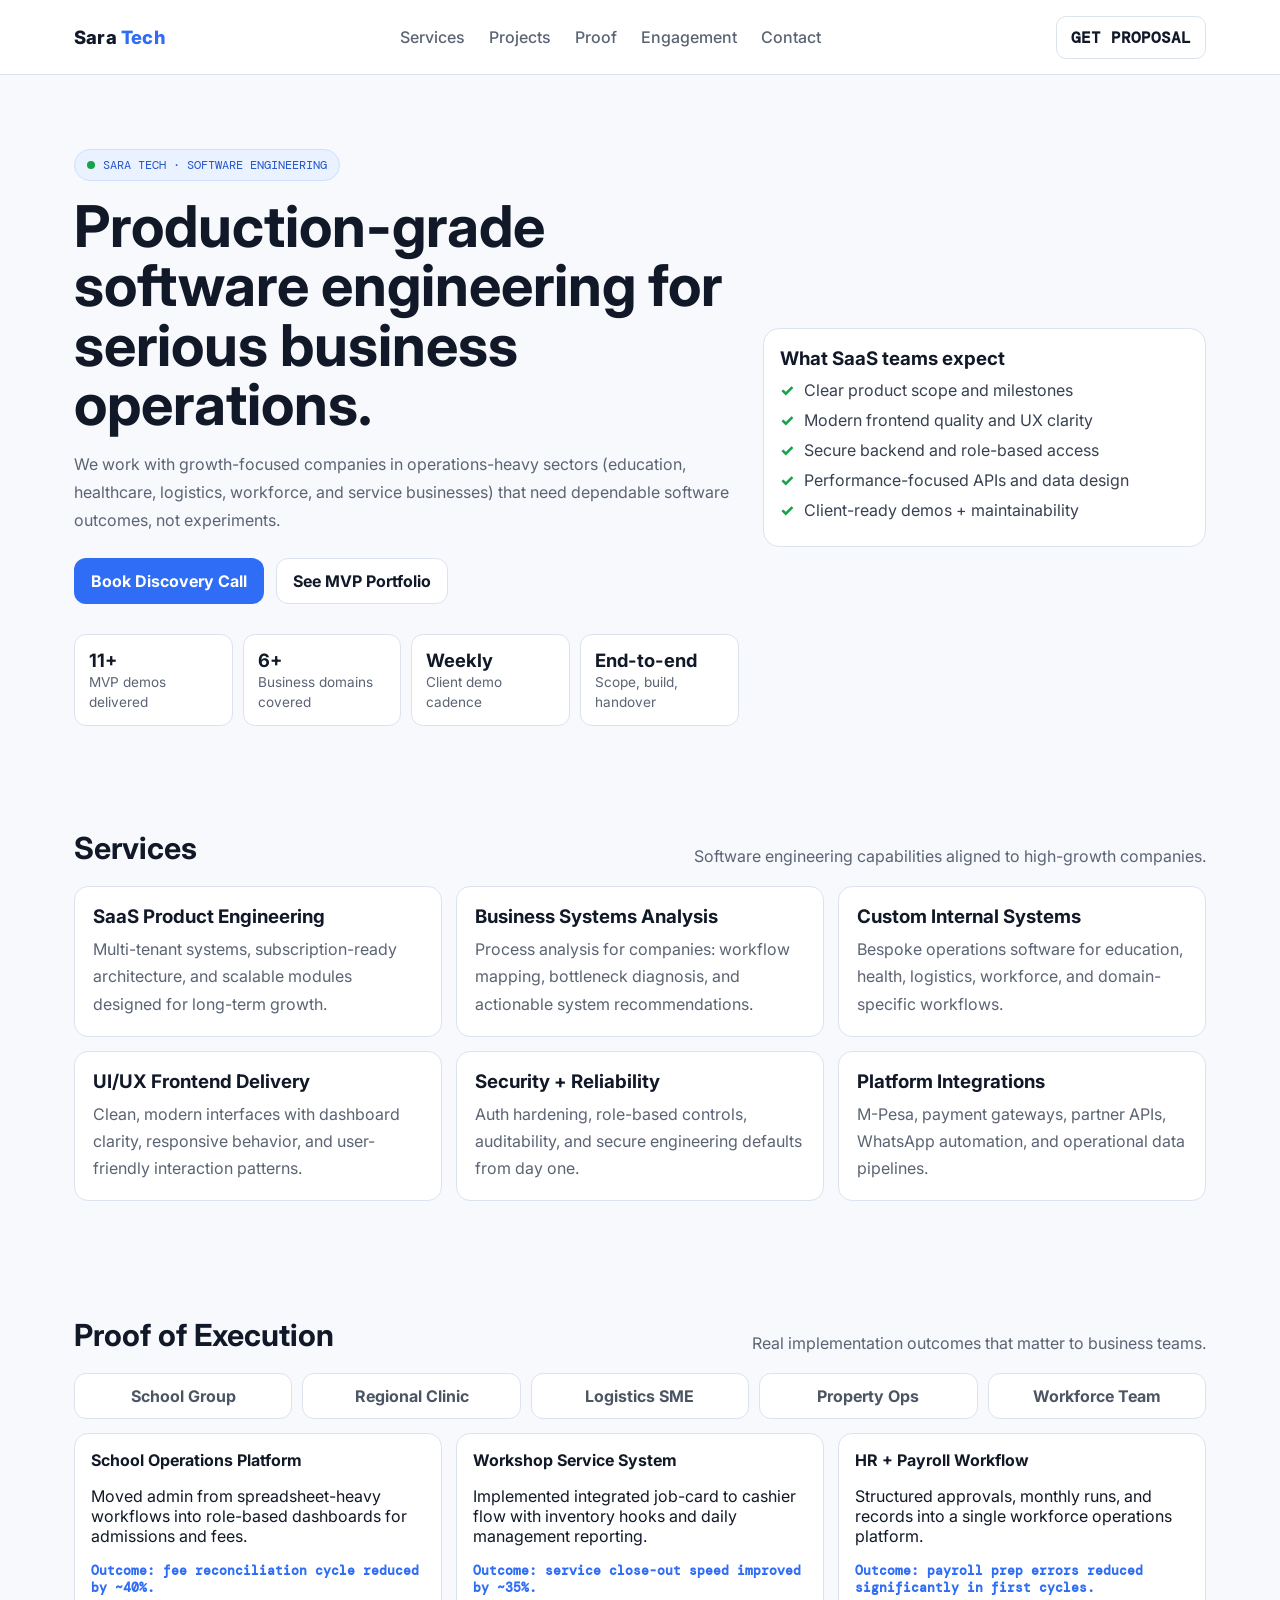
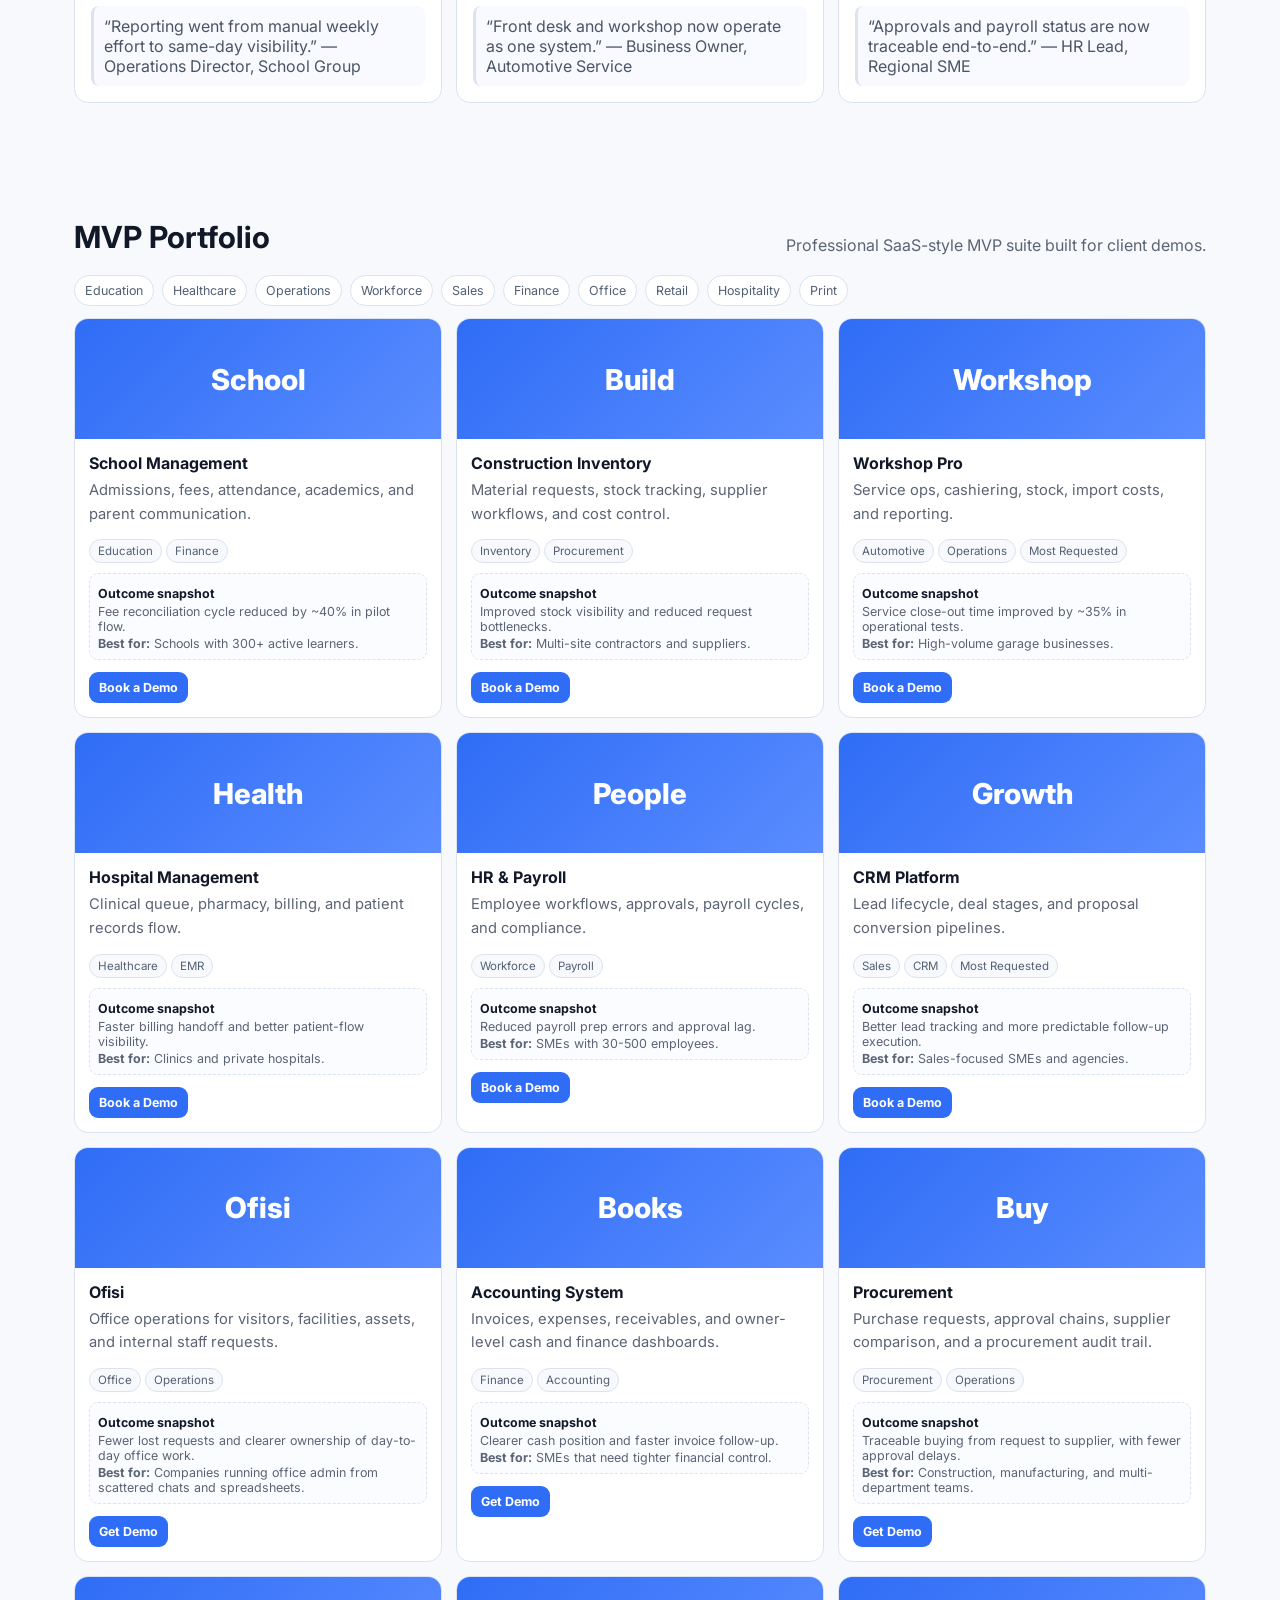
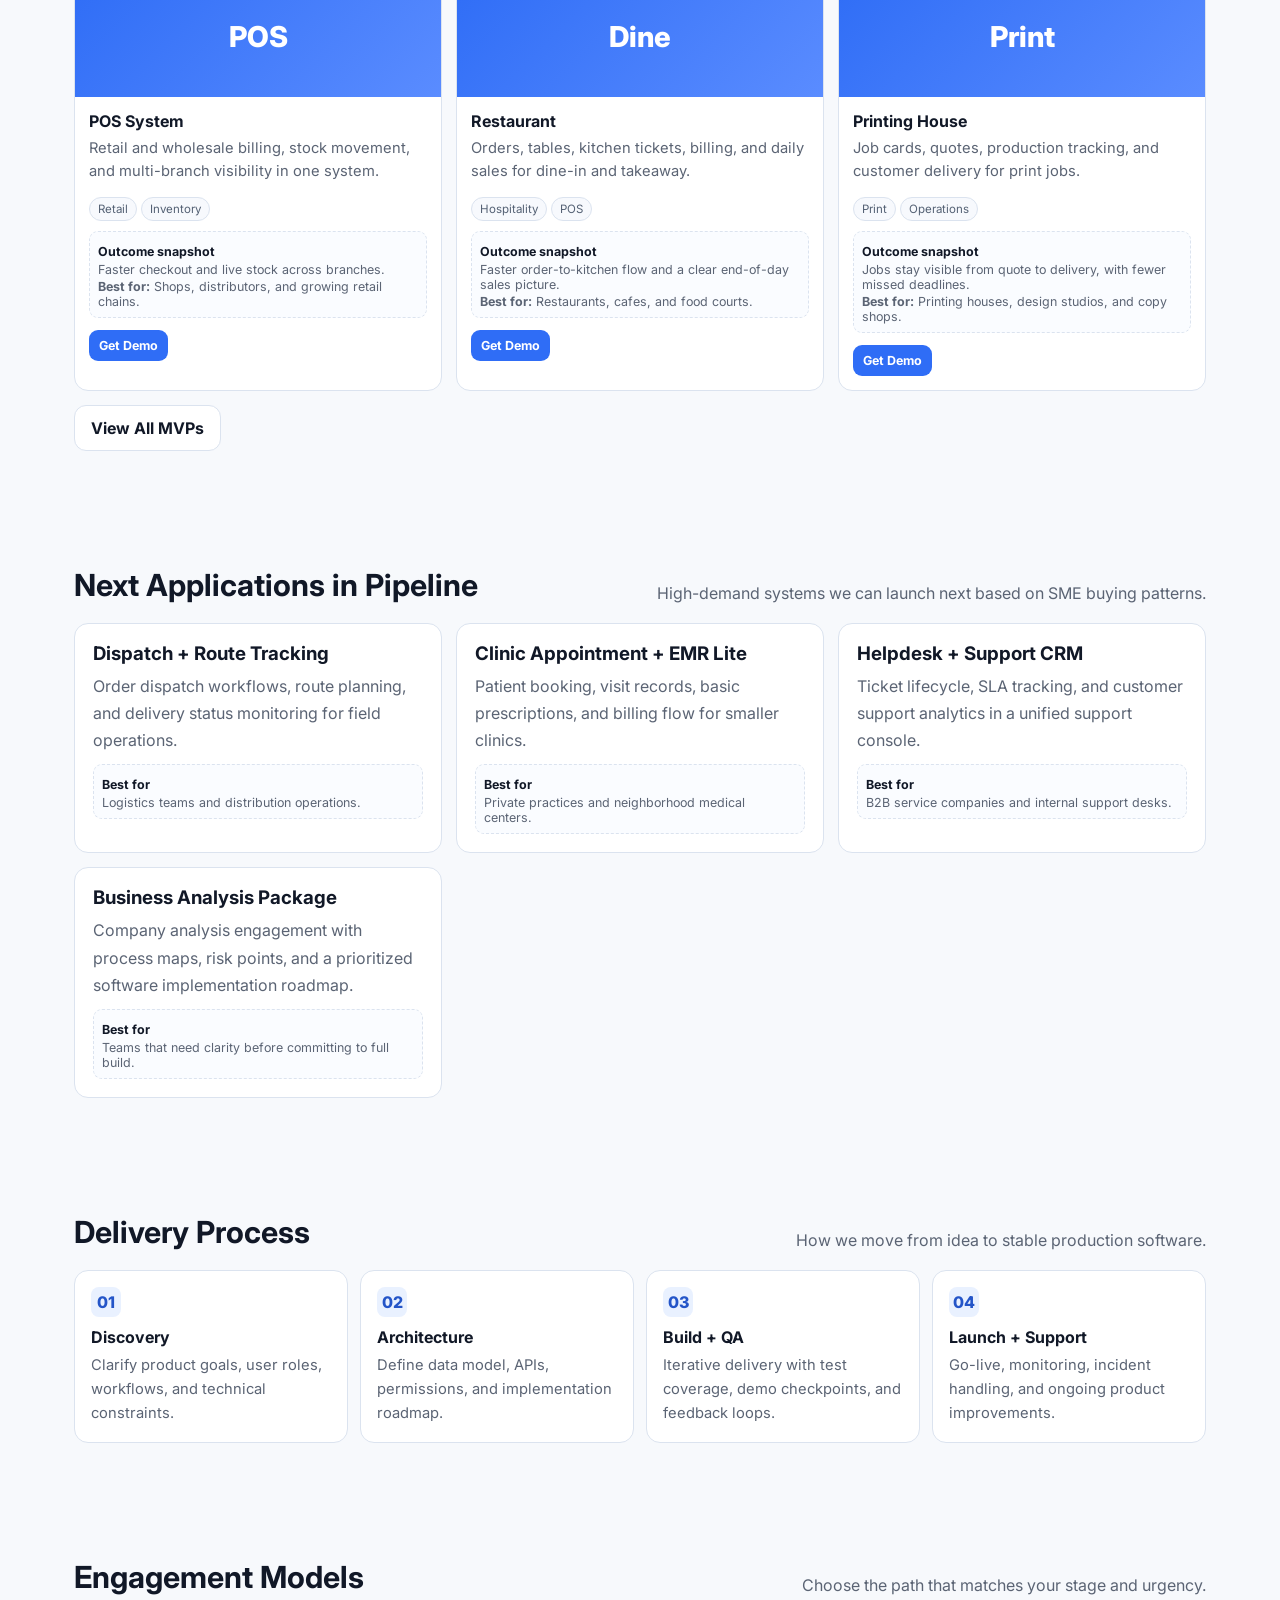
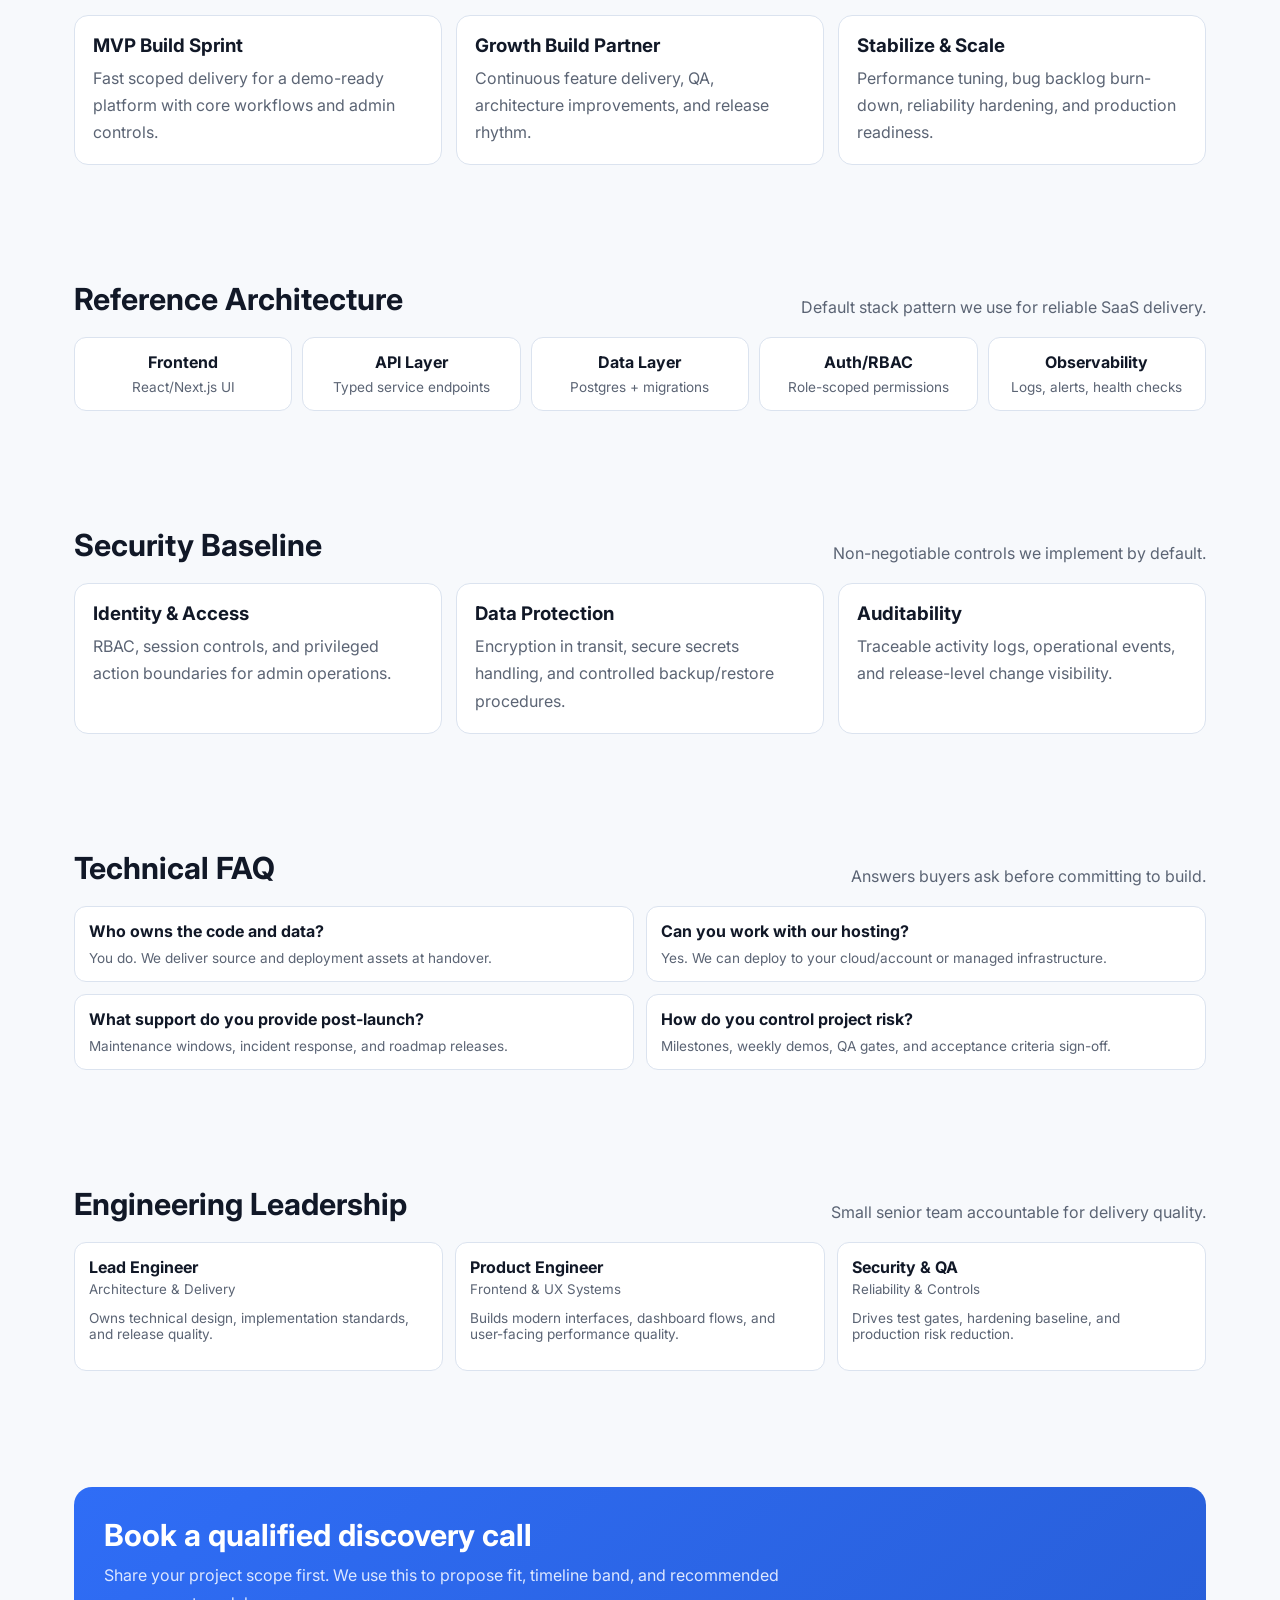
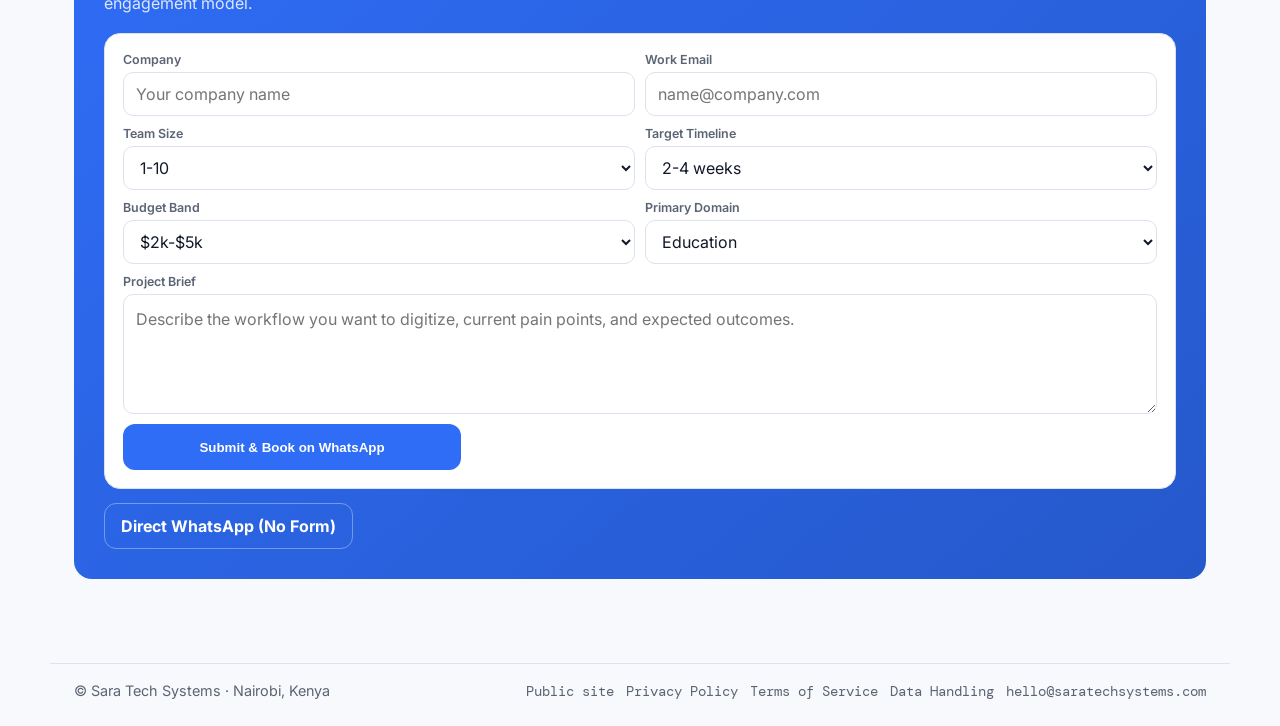
<file: index.html>
<!DOCTYPE html>
<html lang="en">
<head>
  <meta charset="UTF-8" />
  <meta name="viewport" content="width=device-width, initial-scale=1.0" />
  <link rel="canonical" href="https://saratechsystems.com/" />

  <title>Sara Tech Systems | Software Engineering Partner</title>
  <meta name="description" content="Sara Tech Systems builds modern SaaS platforms and internal business systems with reliability, security, and long-term support." />
  <link rel="preconnect" href="https://fonts.googleapis.com" />
  <link rel="preconnect" href="https://fonts.gstatic.com" crossorigin />
  <link href="https://fonts.googleapis.com/css2?family=Inter:wght@400;500;600;700;800&family=DM+Mono:wght@400;500&display=swap" rel="stylesheet" />
  <style>
    :root{
      --bg:#f7f9fc;
      --panel:#ffffff;
      --panel-2:#f2f5fb;
      --text:#111827;
      --muted:#5b6474;
      --line:#dbe3ef;
      --primary:#2f6df6;
      --primary-2:#5a8cff;
      --ok:#16a34a;
      --max:1180px;
    }
    *{box-sizing:border-box}
    html{scroll-behavior:smooth}
    body{margin:0;font-family:Inter,system-ui,-apple-system,sans-serif;background:var(--bg);color:var(--text)}
    .wrap{max-width:var(--max);margin:0 auto;padding:0 24px}
    .mono{font-family:"DM Mono",monospace}

    nav{position:sticky;top:0;z-index:30;background:rgba(255,255,255,.9);backdrop-filter:blur(10px);border-bottom:1px solid var(--line)}
    .nav-row{height:74px;display:flex;align-items:center;justify-content:space-between}
    .brand{font-weight:800;font-size:1.15rem;letter-spacing:.2px}
    .brand span{color:var(--primary)}
    .nav-links{display:flex;gap:24px}
    .nav-links a{text-decoration:none;color:var(--muted);font-weight:500}
    .nav-links a:hover{color:var(--text)}
    .nav-cta{border:1px solid var(--line);background:#fff;padding:10px 14px;border-radius:10px;font-weight:600;cursor:pointer}

    .hero{padding:74px 0 46px}
    .hero-grid{display:grid;grid-template-columns:1.2fr .8fr;gap:24px;align-items:center}
    .badge{display:inline-flex;gap:8px;align-items:center;background:#eaf1ff;color:#2455c8;border:1px solid #cfe0ff;border-radius:999px;padding:7px 12px;font-size:.75rem}
    .dot{width:8px;height:8px;border-radius:50%;background:var(--ok)}
    h1{font-size:clamp(2rem,5vw,3.6rem);line-height:1.03;margin:16px 0 14px}
    .sub{color:var(--muted);line-height:1.75;max-width:660px}
    .hero-actions{display:flex;gap:12px;flex-wrap:wrap;margin-top:24px}
    .btn{padding:12px 16px;border-radius:12px;border:1px solid transparent;font-weight:700;cursor:pointer;text-decoration:none;display:inline-flex;align-items:center;justify-content:center}
    .btn-primary{background:var(--primary);color:#fff}
    .btn-primary:hover{background:var(--primary-2)}
    .btn-ghost{background:#fff;border-color:var(--line);color:var(--text)}
    .kpis{display:grid;grid-template-columns:repeat(4,1fr);gap:10px;margin-top:30px}
    .kpi{background:var(--panel);border:1px solid var(--line);border-radius:12px;padding:14px}
    .kpi b{display:block;font-size:1.15rem}
    .kpi span{color:var(--muted);font-size:.85rem}
    .hero-card{background:var(--panel);border:1px solid var(--line);border-radius:16px;padding:16px}
    .hero-card h3{margin:2px 0 10px}
    .check{display:flex;gap:10px;margin:10px 0;color:#374151}
    .check i{font-style:normal;color:var(--ok);font-weight:800}

    section{padding:58px 0}
    .sec-head{display:flex;justify-content:space-between;align-items:end;gap:20px;margin-bottom:20px}
    .sec-title{font-size:1.9rem;margin:0}
    .sec-p{margin:0;color:var(--muted)}

    .cards{display:grid;grid-template-columns:repeat(3,1fr);gap:14px}
    .card{background:var(--panel);border:1px solid var(--line);border-radius:14px;padding:18px}
    .card h3{margin:0 0 8px}
    .card p{margin:0;color:var(--muted);line-height:1.7}
    .logo-strip{display:grid;grid-template-columns:repeat(5,1fr);gap:10px}
    .logo-item{background:var(--panel);border:1px solid var(--line);border-radius:12px;padding:12px;text-align:center;font-weight:700;color:#4b5563}
    .case-grid{display:grid;grid-template-columns:repeat(3,1fr);gap:14px}
    .case{background:var(--panel);border:1px solid var(--line);border-radius:14px;padding:16px}
    .case h4{margin:0 0 8px}
    .metric{font-family:"DM Mono",monospace;color:var(--primary);font-size:.82rem;font-weight:700}
    .quote{margin-top:10px;padding:10px;border-left:3px solid var(--line);color:#4b5563;background:#f8faff;border-radius:8px}

    .projects{display:grid;grid-template-columns:repeat(3,1fr);gap:14px}
    .proj{background:var(--panel);border:1px solid var(--line);border-radius:14px;overflow:hidden}
    .proj-top{height:120px;background:linear-gradient(135deg,#2f6df6,#5a8cff);display:flex;align-items:center;justify-content:center;color:#fff;font-size:1.8rem;font-weight:800}
    .proj-body{padding:14px}
    .proj-body h4{margin:0 0 6px}
    .proj-body p{margin:0 0 10px;color:var(--muted);font-size:.92rem;line-height:1.6}
    .proj-actions{margin-top:12px;display:flex;gap:8px;flex-wrap:wrap}
    .proj-meta{margin-top:10px;padding:8px;border:1px dashed var(--line);border-radius:9px;background:#fafcff}
    .proj-meta b{font-size:.78rem}
    .proj-meta span{display:block;color:var(--muted);font-size:.78rem;margin-top:2px}
    .mini-btn{font-size:.78rem;padding:8px 10px;border-radius:9px;text-decoration:none;font-weight:700}
    .filters{display:flex;gap:8px;flex-wrap:wrap;margin-bottom:12px}
    .filter{padding:7px 10px;border:1px solid var(--line);border-radius:999px;background:#fff;color:#516074;font-size:.78rem}
    .all-mvps{margin-top:14px;display:flex;justify-content:flex-start}
    .mini-btn.primary{background:var(--primary);color:#fff}
    .mini-btn.ghost{background:#fff;border:1px solid var(--line);color:var(--text)}
    .tag{display:inline-block;border:1px solid var(--line);background:#f7f9fd;border-radius:999px;padding:4px 8px;font-size:.72rem;color:#546174;margin:3px 4px 0 0}

    .process{display:grid;grid-template-columns:repeat(4,1fr);gap:12px}
    .step{background:var(--panel);border:1px solid var(--line);border-radius:14px;padding:16px}
    .num{width:30px;height:30px;border-radius:8px;background:#e9f1ff;color:#2455c8;font-weight:800;display:flex;align-items:center;justify-content:center;margin-bottom:10px}
    .step h4{margin:0 0 6px}
    .step p{margin:0;color:var(--muted);line-height:1.65;font-size:.92rem}

    .cta{background:linear-gradient(140deg,#2f6df6,#2558cb);color:#fff;border-radius:18px;padding:30px}
    .arch{display:grid;grid-template-columns:repeat(5,1fr);gap:10px}
    .node{background:var(--panel);border:1px solid var(--line);border-radius:12px;padding:14px;text-align:center}
    .node b{display:block;margin-bottom:4px}
    .small{font-size:.85rem;color:var(--muted)}
    .faq{display:grid;grid-template-columns:1fr 1fr;gap:12px}
    .qa{background:var(--panel);border:1px solid var(--line);border-radius:12px;padding:14px}
    .qa b{display:block;margin-bottom:6px}
    .qualify{background:var(--panel);border:1px solid var(--line);border-radius:16px;padding:18px}
    .form{display:grid;grid-template-columns:1fr 1fr;gap:10px}
    .field{display:flex;flex-direction:column;gap:5px}
    .field label{font-size:.78rem;color:var(--muted);font-weight:600}
    .field input,.field textarea{width:100%;min-height:44px;border:1px solid var(--line);border-radius:10px;padding:0 12px;background:#fff;color:var(--text);font-family:inherit;font-size:16px;-webkit-appearance:none;appearance:none}
    .field select{width:100%;min-height:44px;border:1px solid var(--line);border-radius:10px;padding:0 12px;background:#fff;color:var(--text);font-family:inherit;font-size:16px}
    .field textarea{min-height:120px;height:auto;padding-top:12px;resize:vertical;line-height:1.5}
    .form-actions{display:flex;flex-direction:row;flex-wrap:wrap;gap:10px;align-items:stretch;justify-content:flex-start}
    .form-actions .btn,.form-actions a.btn{flex:1 1 160px;justify-content:center;text-align:center;box-sizing:border-box}
    .full{grid-column:1 / -1}
    .cta h3{margin:0 0 8px;font-size:1.9rem}
    .cta p{margin:0 0 16px;color:#dce7ff;max-width:760px;line-height:1.75}
    .cta .btn-ghost{background:transparent;color:#fff;border-color:rgba(255,255,255,.35)}

    .team-grid{display:grid;grid-template-columns:repeat(3,1fr);gap:12px}
    .person{background:var(--panel);border:1px solid var(--line);border-radius:12px;padding:14px}
    .person h4{margin:0 0 4px}
    .person small{color:var(--muted);display:block;margin-bottom:8px}

    footer{padding:26px 0;color:var(--muted);font-size:.9rem}
    .foot{display:flex;justify-content:space-between;gap:12px;flex-wrap:wrap;border-top:1px solid var(--line);padding-top:18px}
    .foot-links{display:flex;gap:12px;flex-wrap:wrap}
    .foot-links a{color:var(--muted);text-decoration:none}
    .foot-links a:hover{color:var(--text)}

    @media (max-width:1024px){
      .hero-grid,.cards,.projects,.process,.arch,.faq,.case-grid,.team-grid,.logo-strip{grid-template-columns:1fr 1fr}
      .kpis{grid-template-columns:1fr 1fr}
    }
    @media (max-width:900px){
      #contact .form{grid-template-columns:1fr}
    }
    @media (max-width:760px){
      .nav-links{display:none}
      .hero-grid,.cards,.projects,.process,.arch,.faq,.form,.case-grid,.team-grid,.logo-strip{grid-template-columns:1fr}
      .kpis{grid-template-columns:1fr}
      .sec-head{flex-direction:column;align-items:flex-start}
      .wrap{padding:0 16px}
      .nav-row{height:auto;min-height:60px;padding:10px 0;gap:10px;flex-wrap:wrap}
      .nav-cta{font-size:.85rem;padding:10px 12px}
      .cta{padding:22px 16px;border-radius:14px}
      .qualify{padding:14px;border-radius:14px}
      .form-actions{flex-direction:column}
      .form-actions .btn,.form-actions a.btn{flex:1 1 auto;width:100%;min-height:48px}
    }
  </style>
</head>
<body>
  <nav>
    <div class="wrap nav-row">
      <div class="brand">Sara <span>Tech</span></div>
      <div class="nav-links">
        <a href="#services">Services</a>
        <a href="#projects">Projects</a>
        <a href="#proof">Proof</a>
        <a href="#engagement">Engagement</a>
        <a href="#contact">Contact</a>
      </div>
      <a class="nav-cta mono" href="#contact" style="text-decoration:none;color:inherit;display:inline-flex;align-items:center;">GET PROPOSAL</a>
    </div>
  </nav>

  <header class="hero">
    <div class="wrap hero-grid">
      <div>
        <div class="badge"><span class="dot"></span><span class="mono">SARA TECH · SOFTWARE ENGINEERING</span></div>
        <h1>Production-grade software engineering for serious business operations.</h1>
        <p class="sub">We work with growth-focused companies in operations-heavy sectors (education, healthcare, logistics, workforce, and service businesses) that need dependable software outcomes, not experiments.</p>
        <div class="hero-actions">
          <a class="btn btn-primary" href="#contact">Book Discovery Call</a>
          <a class="btn btn-ghost" href="#projects">See MVP Portfolio</a>
        </div>
        <div class="kpis">
          <div class="kpi"><b>11+</b><span>MVP demos delivered</span></div>
          <div class="kpi"><b>6+</b><span>Business domains covered</span></div>
          <div class="kpi"><b>Weekly</b><span>Client demo cadence</span></div>
          <div class="kpi"><b>End-to-end</b><span>Scope, build, handover</span></div>
        </div>
      </div>
      <div class="hero-card">
        <h3>What SaaS teams expect</h3>
        <div class="check"><i>✓</i><span>Clear product scope and milestones</span></div>
        <div class="check"><i>✓</i><span>Modern frontend quality and UX clarity</span></div>
        <div class="check"><i>✓</i><span>Secure backend and role-based access</span></div>
        <div class="check"><i>✓</i><span>Performance-focused APIs and data design</span></div>
        <div class="check"><i>✓</i><span>Client-ready demos + maintainability</span></div>
      </div>
    </div>
  </header>

  <section id="services">
    <div class="wrap">
      <div class="sec-head">
        <h2 class="sec-title">Services</h2>
        <p class="sec-p">Software engineering capabilities aligned to high-growth companies.</p>
      </div>
      <div class="cards">
        <article class="card"><h3>SaaS Product Engineering</h3><p>Multi-tenant systems, subscription-ready architecture, and scalable modules designed for long-term growth.</p></article>
        <article class="card"><h3>Business Systems Analysis</h3><p>Process analysis for companies: workflow mapping, bottleneck diagnosis, and actionable system recommendations.</p></article>
        <article class="card"><h3>Custom Internal Systems</h3><p>Bespoke operations software for education, health, logistics, workforce, and domain-specific workflows.</p></article>
        <article class="card"><h3>UI/UX Frontend Delivery</h3><p>Clean, modern interfaces with dashboard clarity, responsive behavior, and user-friendly interaction patterns.</p></article>
        <article class="card"><h3>Security + Reliability</h3><p>Auth hardening, role-based controls, auditability, and secure engineering defaults from day one.</p></article>
        <article class="card"><h3>Platform Integrations</h3><p>M-Pesa, payment gateways, partner APIs, WhatsApp automation, and operational data pipelines.</p></article>
      </div>
    </div>
  </section>

  <section id="proof">
    <div class="wrap">
      <div class="sec-head">
        <h2 class="sec-title">Proof of Execution</h2>
        <p class="sec-p">Real implementation outcomes that matter to business teams.</p>
      </div>
      <div class="logo-strip" style="margin-bottom:14px">
        <div class="logo-item">School Group</div>
        <div class="logo-item">Regional Clinic</div>
        <div class="logo-item">Logistics SME</div>
        <div class="logo-item">Property Ops</div>
        <div class="logo-item">Workforce Team</div>
      </div>
      <div class="case-grid">
        <article class="case"><h4>School Operations Platform</h4><p>Moved admin from spreadsheet-heavy workflows into role-based dashboards for admissions and fees.</p><div class="metric">Outcome: fee reconciliation cycle reduced by ~40%.</div><div class="quote">“Reporting went from manual weekly effort to same-day visibility.” — Operations Director, School Group</div></article>
        <article class="case"><h4>Workshop Service System</h4><p>Implemented integrated job-card to cashier flow with inventory hooks and daily management reporting.</p><div class="metric">Outcome: service close-out speed improved by ~35%.</div><div class="quote">“Front desk and workshop now operate as one system.” — Business Owner, Automotive Service</div></article>
        <article class="case"><h4>HR + Payroll Workflow</h4><p>Structured approvals, monthly runs, and records into a single workforce operations platform.</p><div class="metric">Outcome: payroll prep errors reduced significantly in first cycles.</div><div class="quote">“Approvals and payroll status are now traceable end-to-end.” — HR Lead, Regional SME</div></article>
      </div>
    </div>
  </section>

  <section id="projects">
    <div class="wrap">
      <div class="sec-head">
        <h2 class="sec-title">MVP Portfolio</h2>
        <p class="sec-p">Professional SaaS-style MVP suite built for client demos.</p>
      </div>
      <div class="filters">
        <span class="filter">Education</span>
        <span class="filter">Healthcare</span>
        <span class="filter">Operations</span>
        <span class="filter">Workforce</span>
        <span class="filter">Sales</span>
        <span class="filter">Finance</span>
        <span class="filter">Office</span>
        <span class="filter">Retail</span>
        <span class="filter">Hospitality</span>
        <span class="filter">Print</span>
      </div>
      <div class="projects">
        <article class="proj"><div class="proj-top">School</div><div class="proj-body"><h4>School Management</h4><p>Admissions, fees, attendance, academics, and parent communication.</p><span class="tag">Education</span><span class="tag">Finance</span><div class="proj-meta"><b>Outcome snapshot</b><span>Fee reconciliation cycle reduced by ~40% in pilot flow.</span><span><strong>Best for:</strong> Schools with 300+ active learners.</span></div><div class="proj-actions"><a class="mini-btn primary" href="https://api.whatsapp.com/send?phone=254729994363&text=Hi%20Sara%20Tech%20Systems%2C%20I%20want%20to%20book%20a%20demo%20for%20School%20Management%20MVP.">Book a Demo</a></div></div></article>
        <article class="proj"><div class="proj-top">Build</div><div class="proj-body"><h4>Construction Inventory</h4><p>Material requests, stock tracking, supplier workflows, and cost control.</p><span class="tag">Inventory</span><span class="tag">Procurement</span><div class="proj-meta"><b>Outcome snapshot</b><span>Improved stock visibility and reduced request bottlenecks.</span><span><strong>Best for:</strong> Multi-site contractors and suppliers.</span></div><div class="proj-actions"><a class="mini-btn primary" href="https://api.whatsapp.com/send?phone=254729994363&text=Hi%20Sara%20Tech%20Systems%2C%20I%20want%20to%20book%20a%20demo%20for%20Construction%20Inventory%20MVP.">Book a Demo</a></div></div></article>
        <article class="proj"><div class="proj-top">Workshop</div><div class="proj-body"><h4>Workshop Pro</h4><p>Service ops, cashiering, stock, import costs, and reporting.</p><span class="tag">Automotive</span><span class="tag">Operations</span><span class="tag">Most Requested</span><div class="proj-meta"><b>Outcome snapshot</b><span>Service close-out time improved by ~35% in operational tests.</span><span><strong>Best for:</strong> High-volume garage businesses.</span></div><div class="proj-actions"><a class="mini-btn primary" href="https://api.whatsapp.com/send?phone=254729994363&text=Hi%20Sara%20Tech%20Systems%2C%20I%20want%20to%20book%20a%20demo%20for%20Workshop%20Pro%20MVP.">Book a Demo</a></div></div></article>
        <article class="proj"><div class="proj-top">Health</div><div class="proj-body"><h4>Hospital Management</h4><p>Clinical queue, pharmacy, billing, and patient records flow.</p><span class="tag">Healthcare</span><span class="tag">EMR</span><div class="proj-meta"><b>Outcome snapshot</b><span>Faster billing handoff and better patient-flow visibility.</span><span><strong>Best for:</strong> Clinics and private hospitals.</span></div><div class="proj-actions"><a class="mini-btn primary" href="https://api.whatsapp.com/send?phone=254729994363&text=Hi%20Sara%20Tech%20Systems%2C%20I%20want%20to%20book%20a%20demo%20for%20Hospital%20Management%20MVP.">Book a Demo</a></div></div></article>
        <article class="proj"><div class="proj-top">People</div><div class="proj-body"><h4>HR & Payroll</h4><p>Employee workflows, approvals, payroll cycles, and compliance.</p><span class="tag">Workforce</span><span class="tag">Payroll</span><div class="proj-meta"><b>Outcome snapshot</b><span>Reduced payroll prep errors and approval lag.</span><span><strong>Best for:</strong> SMEs with 30-500 employees.</span></div><div class="proj-actions"><a class="mini-btn primary" href="https://api.whatsapp.com/send?phone=254729994363&text=Hi%20Sara%20Tech%20Systems%2C%20I%20want%20to%20book%20a%20demo%20for%20HR%20and%20Payroll%20MVP.">Book a Demo</a></div></div></article>
        <article class="proj"><div class="proj-top">Growth</div><div class="proj-body"><h4>CRM Platform</h4><p>Lead lifecycle, deal stages, and proposal conversion pipelines.</p><span class="tag">Sales</span><span class="tag">CRM</span><span class="tag">Most Requested</span><div class="proj-meta"><b>Outcome snapshot</b><span>Better lead tracking and more predictable follow-up execution.</span><span><strong>Best for:</strong> Sales-focused SMEs and agencies.</span></div><div class="proj-actions"><a class="mini-btn primary" href="https://api.whatsapp.com/send?phone=254729994363&text=Hi%20Sara%20Tech%20Systems%2C%20I%20want%20to%20book%20a%20demo%20for%20CRM%20Platform%20MVP.">Book a Demo</a></div></div></article>
        <article class="proj"><div class="proj-top">Ofisi</div><div class="proj-body"><h4>Ofisi</h4><p>Office operations for visitors, facilities, assets, and internal staff requests.</p><span class="tag">Office</span><span class="tag">Operations</span><div class="proj-meta"><b>Outcome snapshot</b><span>Fewer lost requests and clearer ownership of day-to-day office work.</span><span><strong>Best for:</strong> Companies running office admin from scattered chats and spreadsheets.</span></div><div class="proj-actions"><a class="mini-btn primary" href="https://api.whatsapp.com/send?phone=254729994363&text=Hi%20Sara%20Tech%20Systems%2C%20I%20want%20to%20get%20a%20demo%20for%20Ofisi.">Get Demo</a></div></div></article>
        <article class="proj"><div class="proj-top">Books</div><div class="proj-body"><h4>Accounting System</h4><p>Invoices, expenses, receivables, and owner-level cash and finance dashboards.</p><span class="tag">Finance</span><span class="tag">Accounting</span><div class="proj-meta"><b>Outcome snapshot</b><span>Clearer cash position and faster invoice follow-up.</span><span><strong>Best for:</strong> SMEs that need tighter financial control.</span></div><div class="proj-actions"><a class="mini-btn primary" href="https://api.whatsapp.com/send?phone=254729994363&text=Hi%20Sara%20Tech%20Systems%2C%20I%20want%20to%20get%20a%20demo%20for%20the%20Accounting%20System.">Get Demo</a></div></div></article>
        <article class="proj"><div class="proj-top">Buy</div><div class="proj-body"><h4>Procurement</h4><p>Purchase requests, approval chains, supplier comparison, and a procurement audit trail.</p><span class="tag">Procurement</span><span class="tag">Operations</span><div class="proj-meta"><b>Outcome snapshot</b><span>Traceable buying from request to supplier, with fewer approval delays.</span><span><strong>Best for:</strong> Construction, manufacturing, and multi-department teams.</span></div><div class="proj-actions"><a class="mini-btn primary" href="https://api.whatsapp.com/send?phone=254729994363&text=Hi%20Sara%20Tech%20Systems%2C%20I%20want%20to%20get%20a%20demo%20for%20the%20Procurement%20System.">Get Demo</a></div></div></article>
        <article class="proj"><div class="proj-top">POS</div><div class="proj-body"><h4>POS System</h4><p>Retail and wholesale billing, stock movement, and multi-branch visibility in one system.</p><span class="tag">Retail</span><span class="tag">Inventory</span><div class="proj-meta"><b>Outcome snapshot</b><span>Faster checkout and live stock across branches.</span><span><strong>Best for:</strong> Shops, distributors, and growing retail chains.</span></div><div class="proj-actions"><a class="mini-btn primary" href="https://api.whatsapp.com/send?phone=254729994363&text=Hi%20Sara%20Tech%20Systems%2C%20I%20want%20to%20get%20a%20demo%20for%20the%20POS%20System.">Get Demo</a></div></div></article>
        <article class="proj"><div class="proj-top">Dine</div><div class="proj-body"><h4>Restaurant</h4><p>Orders, tables, kitchen tickets, billing, and daily sales for dine-in and takeaway.</p><span class="tag">Hospitality</span><span class="tag">POS</span><div class="proj-meta"><b>Outcome snapshot</b><span>Faster order-to-kitchen flow and a clear end-of-day sales picture.</span><span><strong>Best for:</strong> Restaurants, cafes, and food courts.</span></div><div class="proj-actions"><a class="mini-btn primary" href="https://api.whatsapp.com/send?phone=254729994363&text=Hi%20Sara%20Tech%20Systems%2C%20I%20want%20to%20get%20a%20demo%20for%20the%20Restaurant%20System.">Get Demo</a></div></div></article>
        <article class="proj"><div class="proj-top">Print</div><div class="proj-body"><h4>Printing House</h4><p>Job cards, quotes, production tracking, and customer delivery for print jobs.</p><span class="tag">Print</span><span class="tag">Operations</span><div class="proj-meta"><b>Outcome snapshot</b><span>Jobs stay visible from quote to delivery, with fewer missed deadlines.</span><span><strong>Best for:</strong> Printing houses, design studios, and copy shops.</span></div><div class="proj-actions"><a class="mini-btn primary" href="https://api.whatsapp.com/send?phone=254729994363&text=Hi%20Sara%20Tech%20Systems%2C%20I%20want%20to%20get%20a%20demo%20for%20the%20Printing%20House%20System.">Get Demo</a></div></div></article>
      </div>
      <div class="all-mvps">
        <a class="btn btn-ghost" href="https://api.whatsapp.com/send?phone=254729994363&text=Hi%20Sara%20Tech%20Systems%2C%20please%20share%20the%20full%20MVP%20catalog.">View All MVPs</a>
      </div>
    </div>
  </section>

  <section id="pipeline">
    <div class="wrap">
      <div class="sec-head">
        <h2 class="sec-title">Next Applications in Pipeline</h2>
        <p class="sec-p">High-demand systems we can launch next based on SME buying patterns.</p>
      </div>
      <div class="cards">
        <article class="card">
          <h3>Dispatch + Route Tracking</h3>
          <p>Order dispatch workflows, route planning, and delivery status monitoring for field operations.</p>
          <div class="proj-meta"><b>Best for</b><span>Logistics teams and distribution operations.</span></div>
        </article>
        <article class="card">
          <h3>Clinic Appointment + EMR Lite</h3>
          <p>Patient booking, visit records, basic prescriptions, and billing flow for smaller clinics.</p>
          <div class="proj-meta"><b>Best for</b><span>Private practices and neighborhood medical centers.</span></div>
        </article>
        <article class="card">
          <h3>Helpdesk + Support CRM</h3>
          <p>Ticket lifecycle, SLA tracking, and customer support analytics in a unified support console.</p>
          <div class="proj-meta"><b>Best for</b><span>B2B service companies and internal support desks.</span></div>
        </article>
        <article class="card">
          <h3>Business Analysis Package</h3>
          <p>Company analysis engagement with process maps, risk points, and a prioritized software implementation roadmap.</p>
          <div class="proj-meta"><b>Best for</b><span>Teams that need clarity before committing to full build.</span></div>
        </article>
      </div>
    </div>
  </section>

  <section id="process">
    <div class="wrap">
      <div class="sec-head">
        <h2 class="sec-title">Delivery Process</h2>
        <p class="sec-p">How we move from idea to stable production software.</p>
      </div>
      <div class="process">
        <article class="step"><div class="num">01</div><h4>Discovery</h4><p>Clarify product goals, user roles, workflows, and technical constraints.</p></article>
        <article class="step"><div class="num">02</div><h4>Architecture</h4><p>Define data model, APIs, permissions, and implementation roadmap.</p></article>
        <article class="step"><div class="num">03</div><h4>Build + QA</h4><p>Iterative delivery with test coverage, demo checkpoints, and feedback loops.</p></article>
        <article class="step"><div class="num">04</div><h4>Launch + Support</h4><p>Go-live, monitoring, incident handling, and ongoing product improvements.</p></article>
      </div>
    </div>
  </section>

  <section id="engagement">
    <div class="wrap">
      <div class="sec-head">
        <h2 class="sec-title">Engagement Models</h2>
        <p class="sec-p">Choose the path that matches your stage and urgency.</p>
      </div>
      <div class="cards">
        <article class="card"><h3>MVP Build Sprint</h3><p>Fast scoped delivery for a demo-ready platform with core workflows and admin controls.</p></article>
        <article class="card"><h3>Growth Build Partner</h3><p>Continuous feature delivery, QA, architecture improvements, and release rhythm.</p></article>
        <article class="card"><h3>Stabilize & Scale</h3><p>Performance tuning, bug backlog burn-down, reliability hardening, and production readiness.</p></article>
      </div>
    </div>
  </section>

  <section id="architecture">
    <div class="wrap">
      <div class="sec-head">
        <h2 class="sec-title">Reference Architecture</h2>
        <p class="sec-p">Default stack pattern we use for reliable SaaS delivery.</p>
      </div>
      <div class="arch">
        <div class="node"><b>Frontend</b><span class="small">React/Next.js UI</span></div>
        <div class="node"><b>API Layer</b><span class="small">Typed service endpoints</span></div>
        <div class="node"><b>Data Layer</b><span class="small">Postgres + migrations</span></div>
        <div class="node"><b>Auth/RBAC</b><span class="small">Role-scoped permissions</span></div>
        <div class="node"><b>Observability</b><span class="small">Logs, alerts, health checks</span></div>
      </div>
    </div>
  </section>

  <section id="security">
    <div class="wrap">
      <div class="sec-head">
        <h2 class="sec-title">Security Baseline</h2>
        <p class="sec-p">Non-negotiable controls we implement by default.</p>
      </div>
      <div class="cards">
        <article class="card"><h3>Identity & Access</h3><p>RBAC, session controls, and privileged action boundaries for admin operations.</p></article>
        <article class="card"><h3>Data Protection</h3><p>Encryption in transit, secure secrets handling, and controlled backup/restore procedures.</p></article>
        <article class="card"><h3>Auditability</h3><p>Traceable activity logs, operational events, and release-level change visibility.</p></article>
      </div>
    </div>
  </section>

  <section id="faq">
    <div class="wrap">
      <div class="sec-head">
        <h2 class="sec-title">Technical FAQ</h2>
        <p class="sec-p">Answers buyers ask before committing to build.</p>
      </div>
      <div class="faq">
        <article class="qa"><b>Who owns the code and data?</b><span class="small">You do. We deliver source and deployment assets at handover.</span></article>
        <article class="qa"><b>Can you work with our hosting?</b><span class="small">Yes. We can deploy to your cloud/account or managed infrastructure.</span></article>
        <article class="qa"><b>What support do you provide post-launch?</b><span class="small">Maintenance windows, incident response, and roadmap releases.</span></article>
        <article class="qa"><b>How do you control project risk?</b><span class="small">Milestones, weekly demos, QA gates, and acceptance criteria sign-off.</span></article>
      </div>
    </div>
  </section>

  <section id="team">
    <div class="wrap">
      <div class="sec-head">
        <h2 class="sec-title">Engineering Leadership</h2>
        <p class="sec-p">Small senior team accountable for delivery quality.</p>
      </div>
      <div class="team-grid">
        <article class="person"><h4>Lead Engineer</h4><small>Architecture & Delivery</small><p class="small">Owns technical design, implementation standards, and release quality.</p></article>
        <article class="person"><h4>Product Engineer</h4><small>Frontend & UX Systems</small><p class="small">Builds modern interfaces, dashboard flows, and user-facing performance quality.</p></article>
        <article class="person"><h4>Security & QA</h4><small>Reliability & Controls</small><p class="small">Drives test gates, hardening baseline, and production risk reduction.</p></article>
      </div>
    </div>
  </section>

  <section id="contact">
    <div class="wrap">
      <div class="cta">
        <h3>Book a qualified discovery call</h3>
        <p>Share your project scope first. We use this to propose fit, timeline band, and recommended engagement model.</p>
        <form class="qualify" onsubmit="handleDiscoverySubmit(event)">
          <div class="form">
            <div class="field"><label>Company</label><input required placeholder="Your company name" /></div>
            <div class="field"><label>Work Email</label><input required type="email" placeholder="name@company.com" /></div>
            <div class="field"><label>Team Size</label><select><option>1-10</option><option>11-50</option><option>51-200</option><option>200+</option></select></div>
            <div class="field"><label>Target Timeline</label><select><option>2-4 weeks</option><option>1-2 months</option><option>3-6 months</option><option>Exploratory</option></select></div>
            <div class="field"><label>Budget Band</label><select><option>$2k-$5k</option><option>$5k-$15k</option><option>$15k-$50k</option><option>$50k+</option></select></div>
            <div class="field"><label>Primary Domain</label><select><option>Education</option><option>Healthcare</option><option>Logistics</option><option>HR/Workforce</option><option>Other</option></select></div>
            <div class="field full"><label>Project Brief</label><textarea placeholder="Describe the workflow you want to digitize, current pain points, and expected outcomes."></textarea></div>
            <div class="field full form-actions">
              <button class="btn btn-primary" type="submit">Submit & Book on WhatsApp</button>
              <a class="btn btn-ghost" href="https://calendly.com/">Schedule on Calendar</a>
              <a class="btn btn-ghost" href="mailto:hello@saratechsystems.com">Email Instead</a>
            </div>
          </div>
        </form>
        <div class="hero-actions" style="margin-top:14px">
          <a class="btn btn-ghost" href="https://api.whatsapp.com/send?phone=254729994363&text=Hi%20Sara%20Tech%20Systems%2C%20I%20would%20like%20to%20talk%20about%20a%20software%20project.">Direct WhatsApp (No Form)</a>
        </div>
      </div>
    </div>
  </section>

  <footer>
    <div class="wrap foot">
      <span>© Sara Tech Systems · Nairobi, Kenya</span>
      <div class="foot-links mono">
        <a href="https://saratechsystems.com/">Public site</a>
        <a href="#">Privacy Policy</a>
        <a href="#">Terms of Service</a>
        <a href="#">Data Handling</a>
        <a href="mailto:hello@saratechsystems.com">hello@saratechsystems.com</a>
      </div>
    </div>
  </footer>
  <script>
    function logLeadEvent(payload) {
      var event = Object.assign({ at: new Date().toISOString() }, payload);
      try {
        var key = "essacore_lead_events";
        var prev = JSON.parse(localStorage.getItem(key) || "[]");
        prev.push(event);
        localStorage.setItem(key, JSON.stringify(prev));
      } catch (e) {}
      try {
        fetch("/api/lead", {
          method: "POST",
          headers: { "Content-Type": "application/json" },
          body: JSON.stringify(event),
          keepalive: true
        }).catch(function () {});
      } catch (e) {}
    }

    function deriveLeadContext(anchor) {
      var proj = anchor.closest(".proj");
      var mvp = proj ? (proj.querySelector("h4") ? proj.querySelector("h4").textContent.trim() : "portfolio_mvp") : "general";
      return {
        channel: "whatsapp",
        source: proj ? "portfolio_card" : "site_cta",
        mvp: mvp,
        label: (anchor.textContent || "").trim()
      };
    }

    document.addEventListener("click", function (e) {
      var a = e.target.closest('a[href*="wa.me/"]');
      if (!a) return;
      logLeadEvent(deriveLeadContext(a));
    });

    function handleDiscoverySubmit(event) {
      event.preventDefault();
      var form = event.target;
      var company = form.querySelector('input[placeholder="Your company name"]')?.value || "";
      var email = form.querySelector('input[type="email"]')?.value || "";
      var timeline = form.querySelectorAll("select")[1]?.value || "";
      var budget = form.querySelectorAll("select")[2]?.value || "";
      var domain = form.querySelectorAll("select")[3]?.value || "";
      var brief = form.querySelector("textarea")?.value || "";
      logLeadEvent({
        channel: "whatsapp",
        source: "discovery_form",
        mvp: "qualified_discovery",
        company: company,
        email: email,
        timeline: timeline,
        budget: budget,
        domain: domain
      });
      var msg = "Hi Sara Tech Systems, I submitted discovery details.\n" +
        "Company: " + company + "\n" +
        "Email: " + email + "\n" +
        "Timeline: " + timeline + "\n" +
        "Budget: " + budget + "\n" +
        "Domain: " + domain + "\n" +
        "Brief: " + brief;
      window.open("https://api.whatsapp.com/send?phone=254729994363&text=" + encodeURIComponent(msg), "_blank");
    }
  </script>
</body>
</html>
</file>
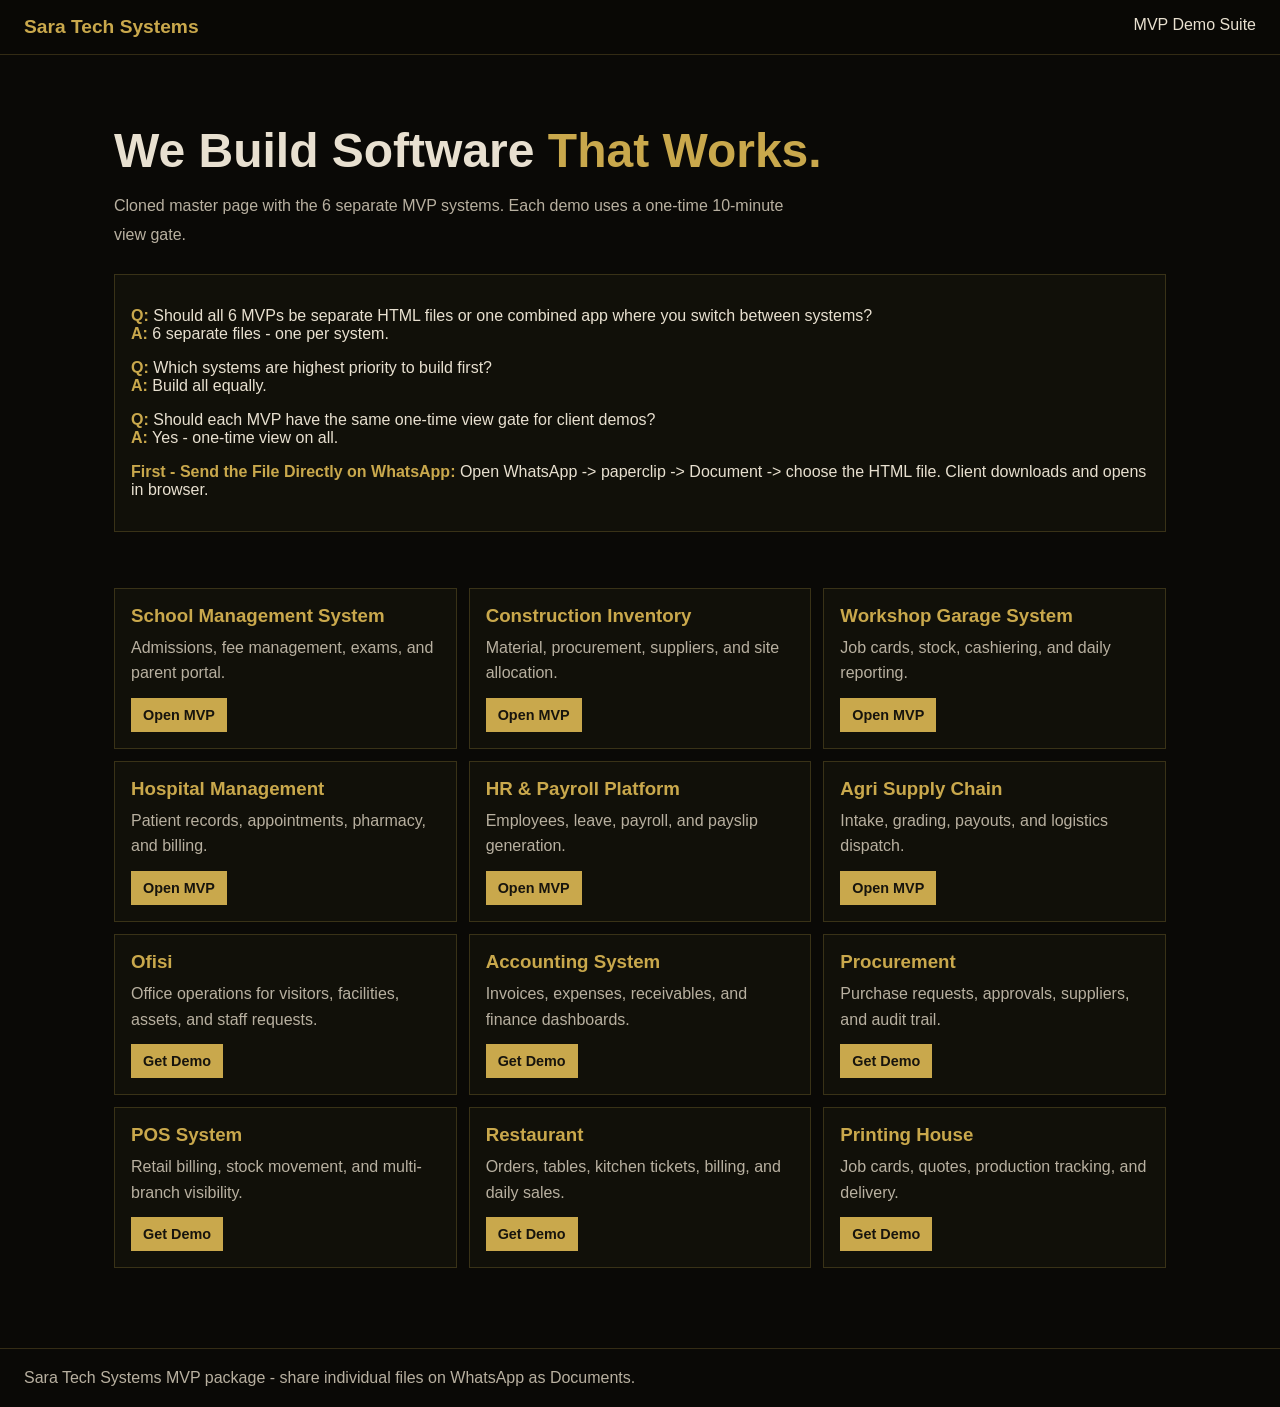
<file: essacore-clone-mvp.html>
<!DOCTYPE html>
<html lang="en">
<head>
  <meta charset="UTF-8">
  <meta name="viewport" content="width=device-width, initial-scale=1.0">
  <link rel="canonical" href="https://saratechsystems.com/essacore-clone-mvp.html" />

  <title>Sara Tech Systems - MVP Projects</title>
  <style>
    :root{--ink:#0A0906;--ink2:#111009;--gold:#C9A84C;--text:#E8E0D0;--muted:#B8B0A0;--line:rgba(201,168,76,.22)}
    *{box-sizing:border-box} body{margin:0;background:var(--ink);color:var(--text);font-family:Arial,sans-serif}
    nav{position:sticky;top:0;background:rgba(10,9,6,.95);border-bottom:1px solid var(--line);padding:16px 24px;display:flex;justify-content:space-between;z-index:2}
    .logo{color:var(--gold);font-size:1.2rem;font-weight:700}
    .hero{padding:72px 24px 36px;max-width:1100px;margin:0 auto}
    h1{font-size:3rem;line-height:1.02;margin:0 0 14px} h1 em{color:var(--gold);font-style:normal}
    .sub{color:var(--muted);line-height:1.8;max-width:700px}
    .qa{margin-top:24px;background:var(--ink2);border:1px solid var(--line);padding:16px}
    .qa b{color:var(--gold)}
    .projects{padding:20px 24px 80px;max-width:1100px;margin:0 auto}
    .grid{display:grid;grid-template-columns:repeat(auto-fit,minmax(260px,1fr));gap:12px}
    .card{background:var(--ink2);border:1px solid var(--line);padding:16px}
    .card h3{margin:0 0 8px;color:var(--gold)}
    .card p{margin:0 0 12px;color:var(--muted);line-height:1.6}
    .btn{display:inline-block;text-decoration:none;background:var(--gold);color:#17140d;padding:9px 12px;font-size:.9rem;font-weight:700}
    .footer{padding:20px 24px;border-top:1px solid var(--line);color:var(--muted)}
  </style>
</head>
<body>
  <nav><div class="logo">Sara Tech Systems</div><div>MVP Demo Suite</div></nav>
  <section class="hero">
    <h1>We Build Software <em>That Works.</em></h1>
    <p class="sub">Cloned master page with the 6 separate MVP systems. Each demo uses a one-time 10-minute view gate.</p>
    <div class="qa">
      <p><b>Q:</b> Should all 6 MVPs be separate HTML files or one combined app where you switch between systems?<br><b>A:</b> 6 separate files - one per system.</p>
      <p><b>Q:</b> Which systems are highest priority to build first?<br><b>A:</b> Build all equally.</p>
      <p><b>Q:</b> Should each MVP have the same one-time view gate for client demos?<br><b>A:</b> Yes - one-time view on all.</p>
      <p><b>First - Send the File Directly on WhatsApp:</b> Open WhatsApp -> paperclip -> Document -> choose the HTML file. Client downloads and opens in browser.</p>
    </div>
  </section>
  <section class="projects">
    <div class="grid">
      <div class="card"><h3>School Management System</h3><p>Admissions, fee management, exams, and parent portal.</p><a class="btn" href="./mvp-school-management.html">Open MVP</a></div>
      <div class="card"><h3>Construction Inventory</h3><p>Material, procurement, suppliers, and site allocation.</p><a class="btn" href="./mvp-construction-inventory.html">Open MVP</a></div>
      <div class="card"><h3>Workshop Garage System</h3><p>Job cards, stock, cashiering, and daily reporting.</p><a class="btn" href="./mvp-workshop-garage.html">Open MVP</a></div>
      <div class="card"><h3>Hospital Management</h3><p>Patient records, appointments, pharmacy, and billing.</p><a class="btn" href="./mvp-hospital-management.html">Open MVP</a></div>
      <div class="card"><h3>HR & Payroll Platform</h3><p>Employees, leave, payroll, and payslip generation.</p><a class="btn" href="./mvp-hr-payroll.html">Open MVP</a></div>
      <div class="card"><h3>Agri Supply Chain</h3><p>Intake, grading, payouts, and logistics dispatch.</p><a class="btn" href="./mvp-agri-supply-chain.html">Open MVP</a></div>
      <div class="card"><h3>Ofisi</h3><p>Office operations for visitors, facilities, assets, and staff requests.</p><a class="btn" href="https://api.whatsapp.com/send?phone=254729994363&text=Hi%20Sara%20Tech%20Systems%2C%20I%20want%20to%20get%20a%20demo%20for%20Ofisi.">Get Demo</a></div>
      <div class="card"><h3>Accounting System</h3><p>Invoices, expenses, receivables, and finance dashboards.</p><a class="btn" href="https://api.whatsapp.com/send?phone=254729994363&text=Hi%20Sara%20Tech%20Systems%2C%20I%20want%20to%20get%20a%20demo%20for%20the%20Accounting%20System.">Get Demo</a></div>
      <div class="card"><h3>Procurement</h3><p>Purchase requests, approvals, suppliers, and audit trail.</p><a class="btn" href="https://api.whatsapp.com/send?phone=254729994363&text=Hi%20Sara%20Tech%20Systems%2C%20I%20want%20to%20get%20a%20demo%20for%20the%20Procurement%20System.">Get Demo</a></div>
      <div class="card"><h3>POS System</h3><p>Retail billing, stock movement, and multi-branch visibility.</p><a class="btn" href="https://api.whatsapp.com/send?phone=254729994363&text=Hi%20Sara%20Tech%20Systems%2C%20I%20want%20to%20get%20a%20demo%20for%20the%20POS%20System.">Get Demo</a></div>
      <div class="card"><h3>Restaurant</h3><p>Orders, tables, kitchen tickets, billing, and daily sales.</p><a class="btn" href="https://api.whatsapp.com/send?phone=254729994363&text=Hi%20Sara%20Tech%20Systems%2C%20I%20want%20to%20get%20a%20demo%20for%20the%20Restaurant%20System.">Get Demo</a></div>
      <div class="card"><h3>Printing House</h3><p>Job cards, quotes, production tracking, and delivery.</p><a class="btn" href="https://api.whatsapp.com/send?phone=254729994363&text=Hi%20Sara%20Tech%20Systems%2C%20I%20want%20to%20get%20a%20demo%20for%20the%20Printing%20House%20System.">Get Demo</a></div>
    </div>
  </section>
  <div class="footer">Sara Tech Systems MVP package - share individual files on WhatsApp as Documents.</div>
</body>
</html>
</file>
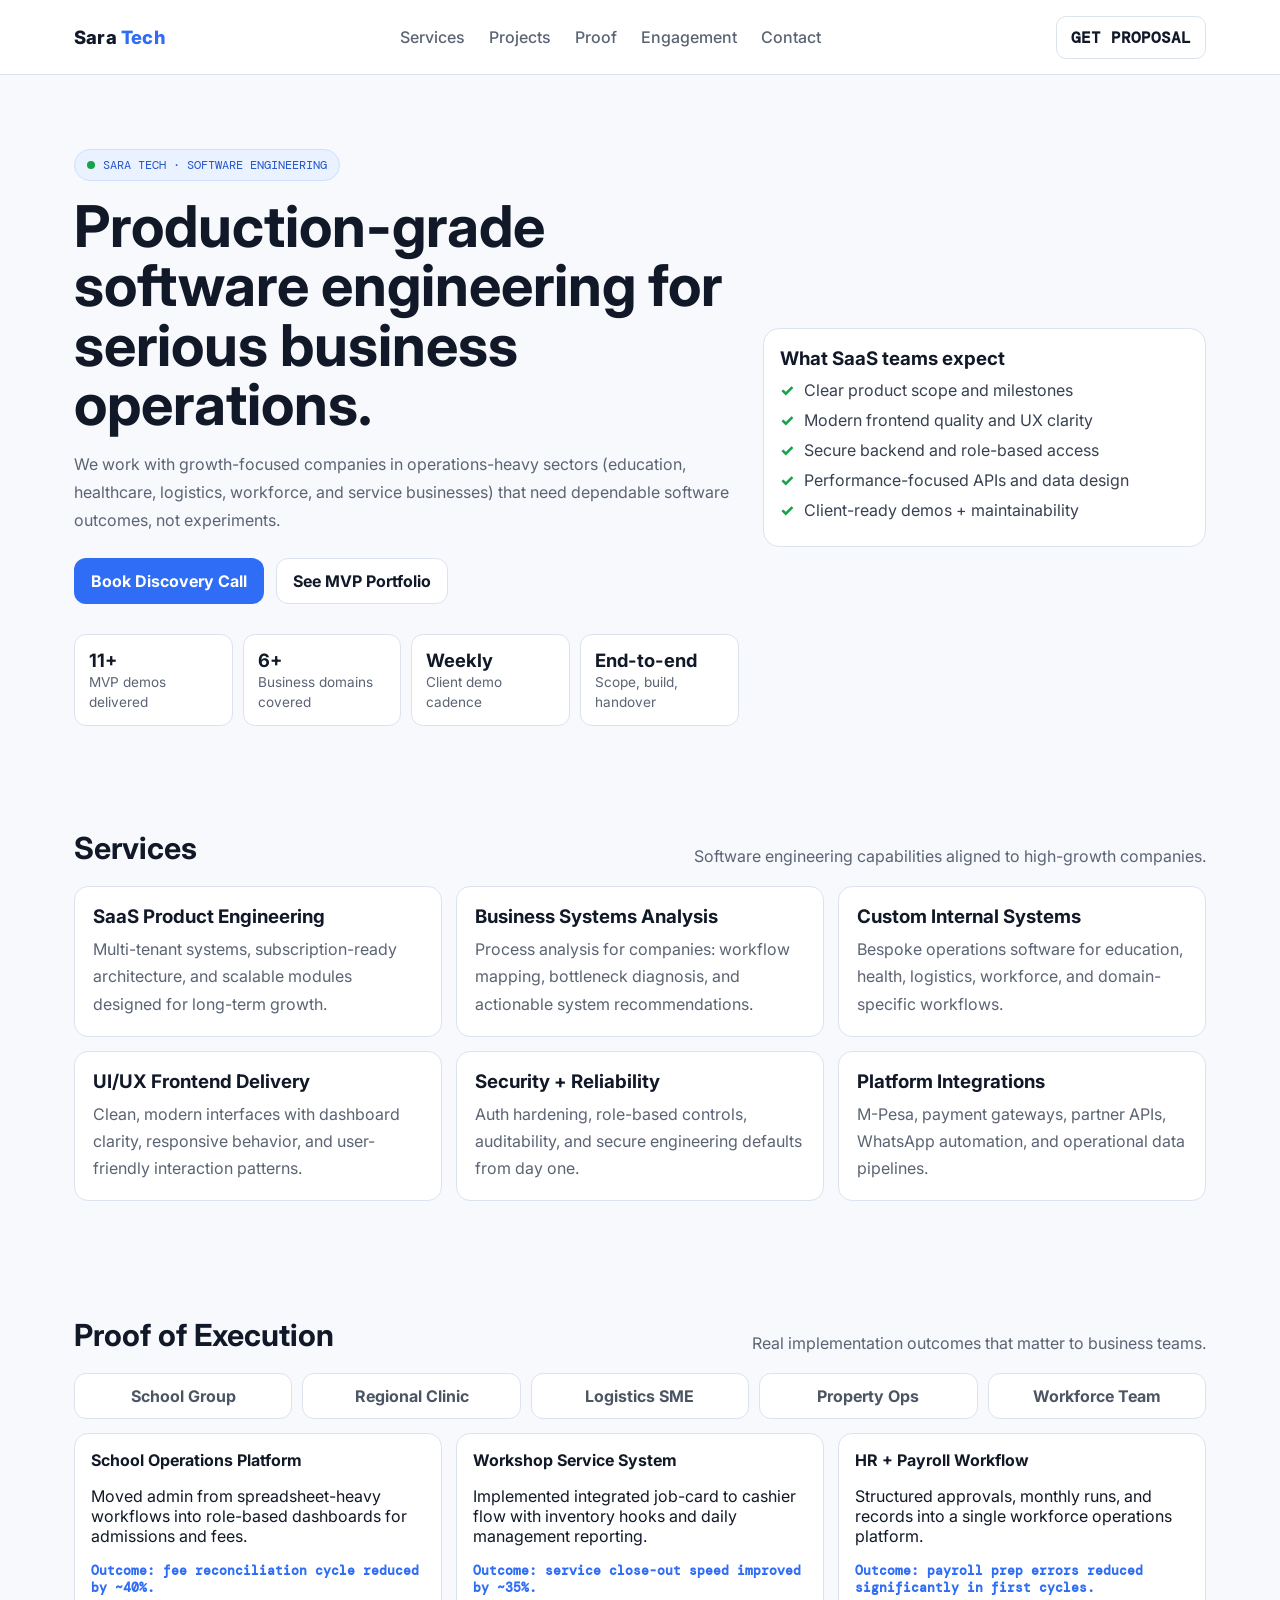
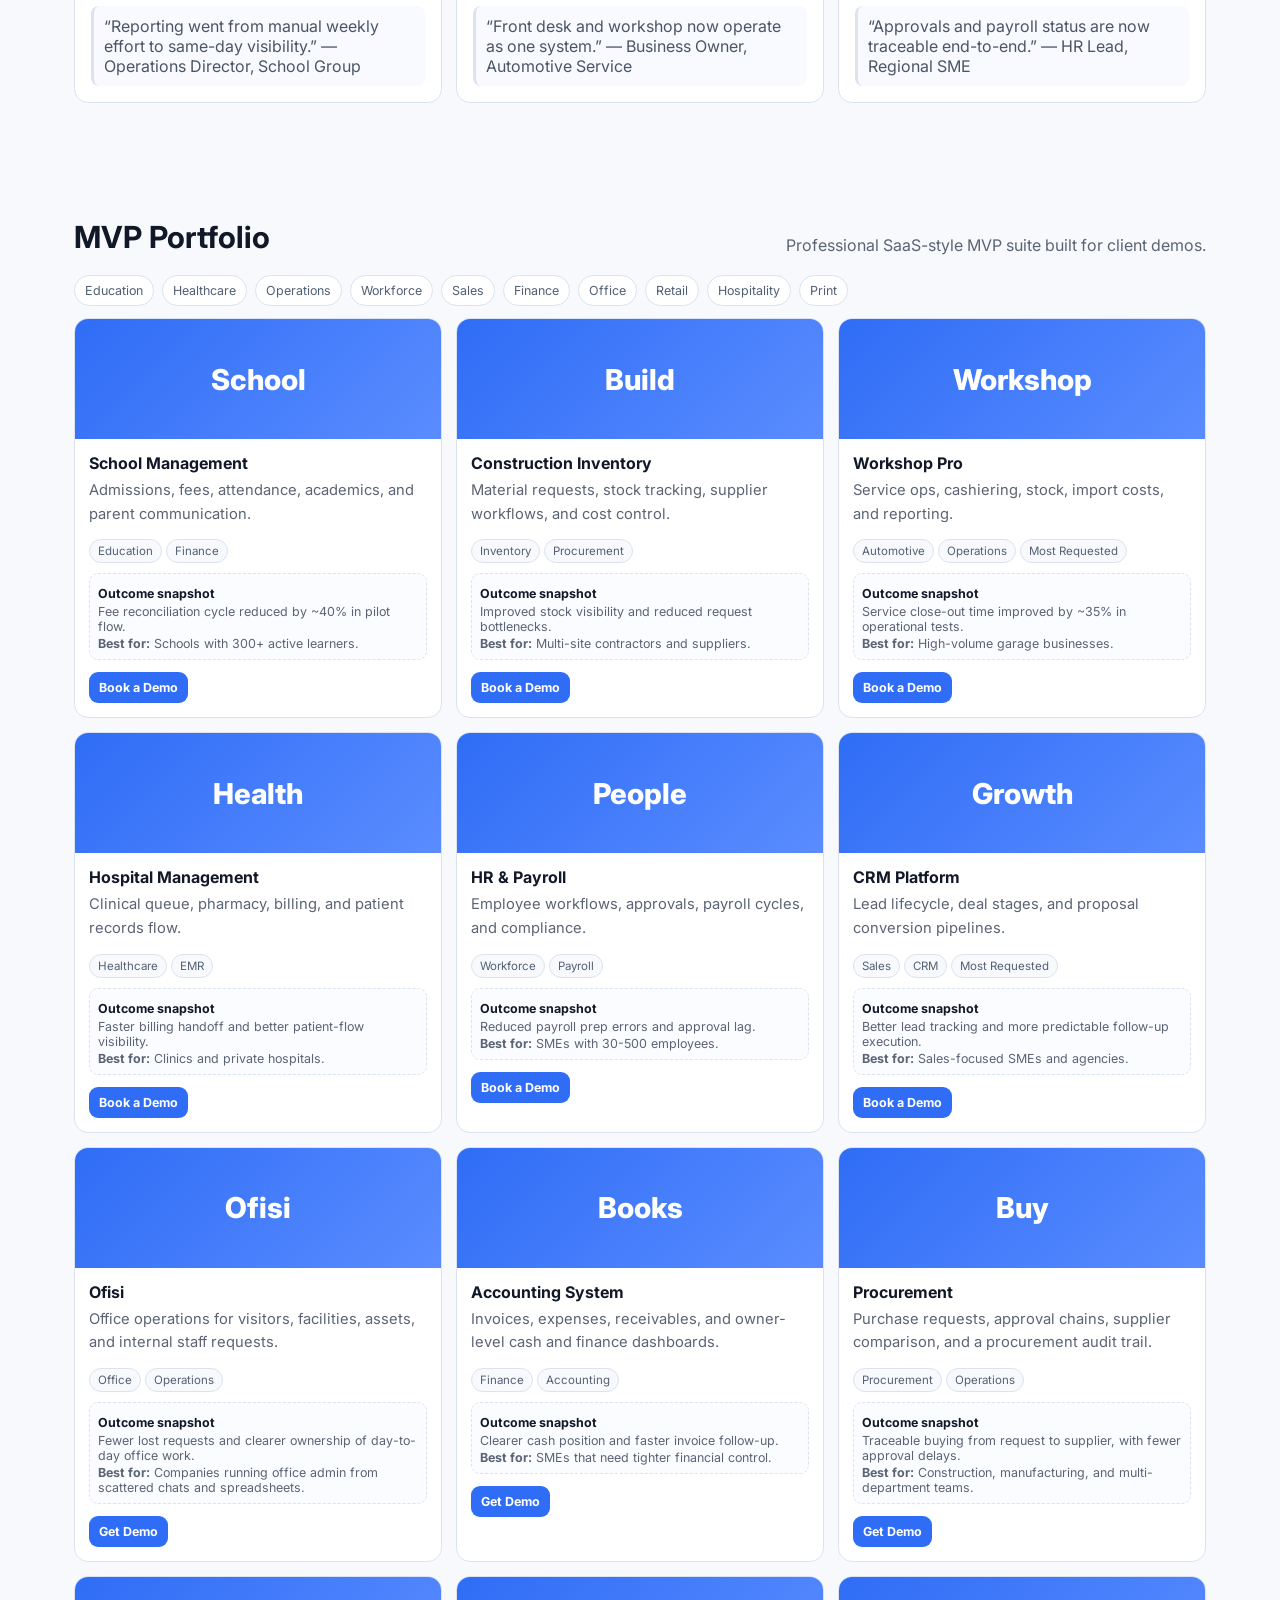
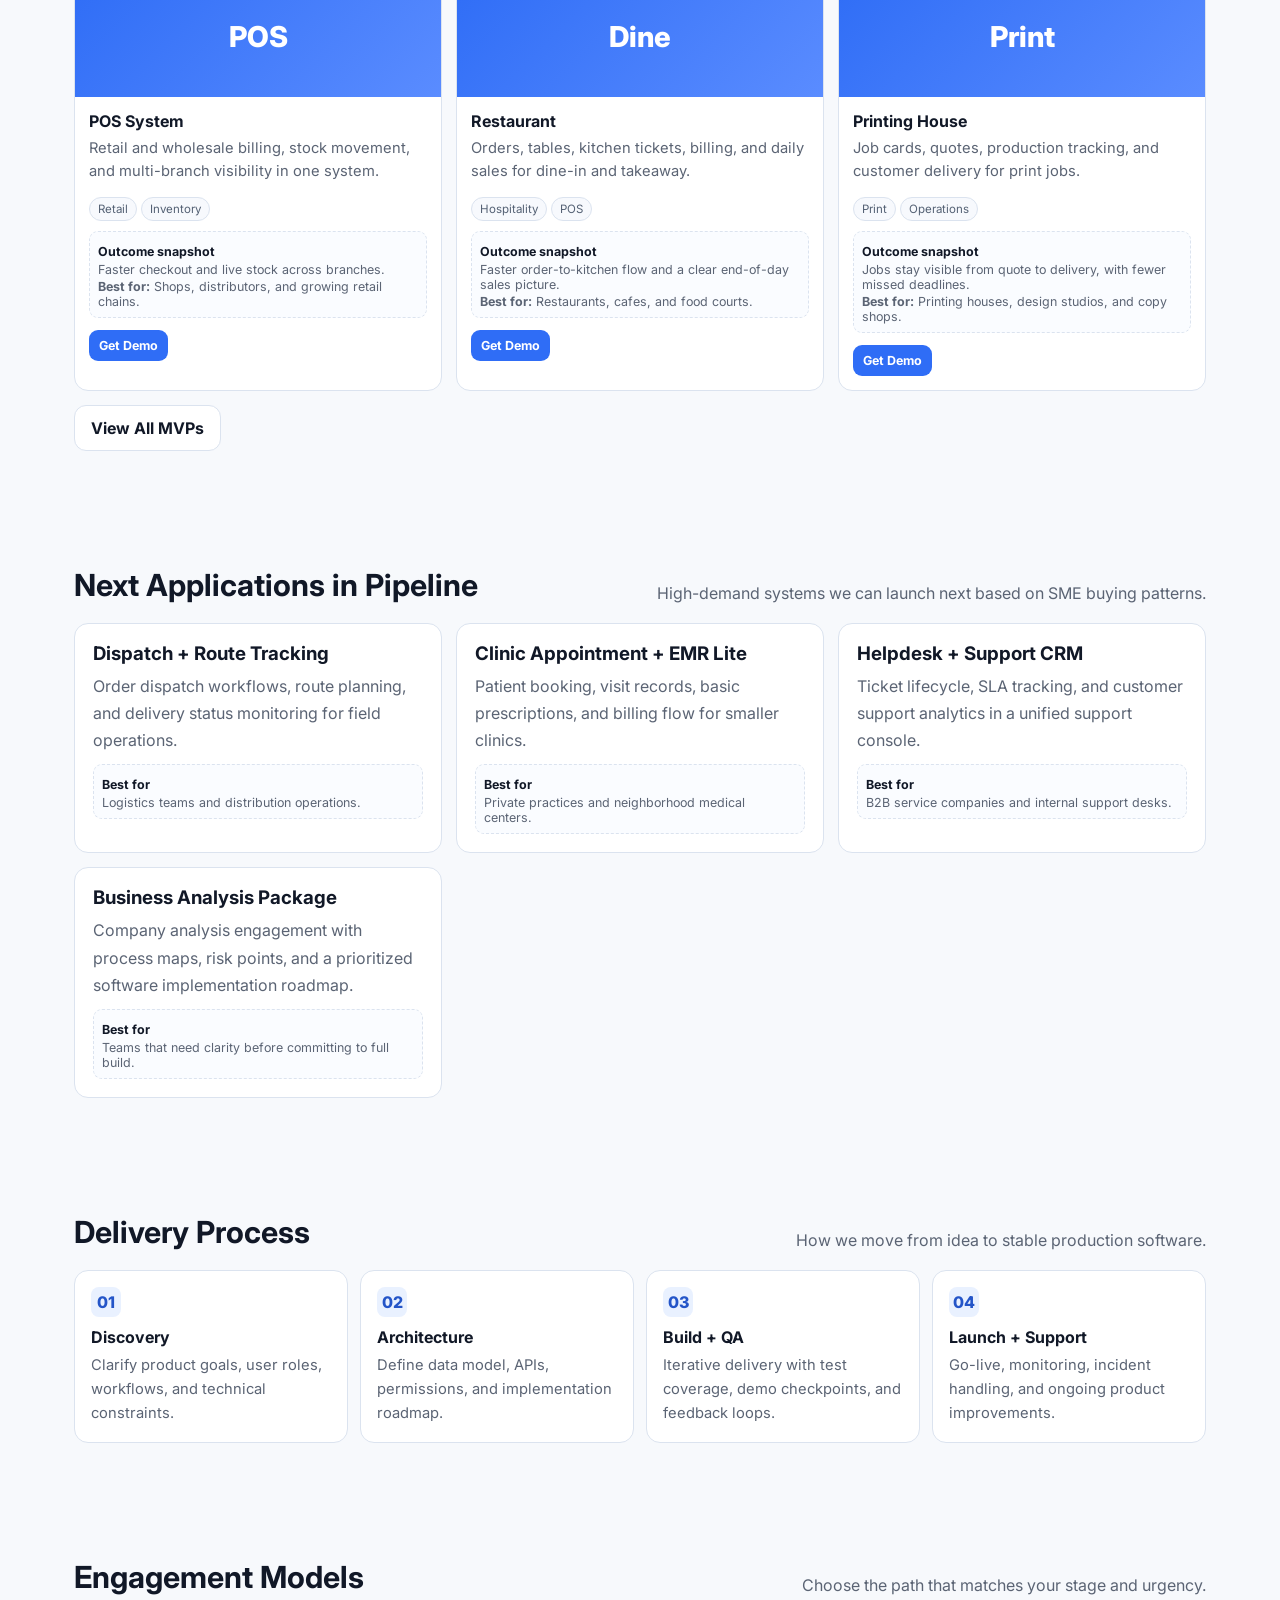
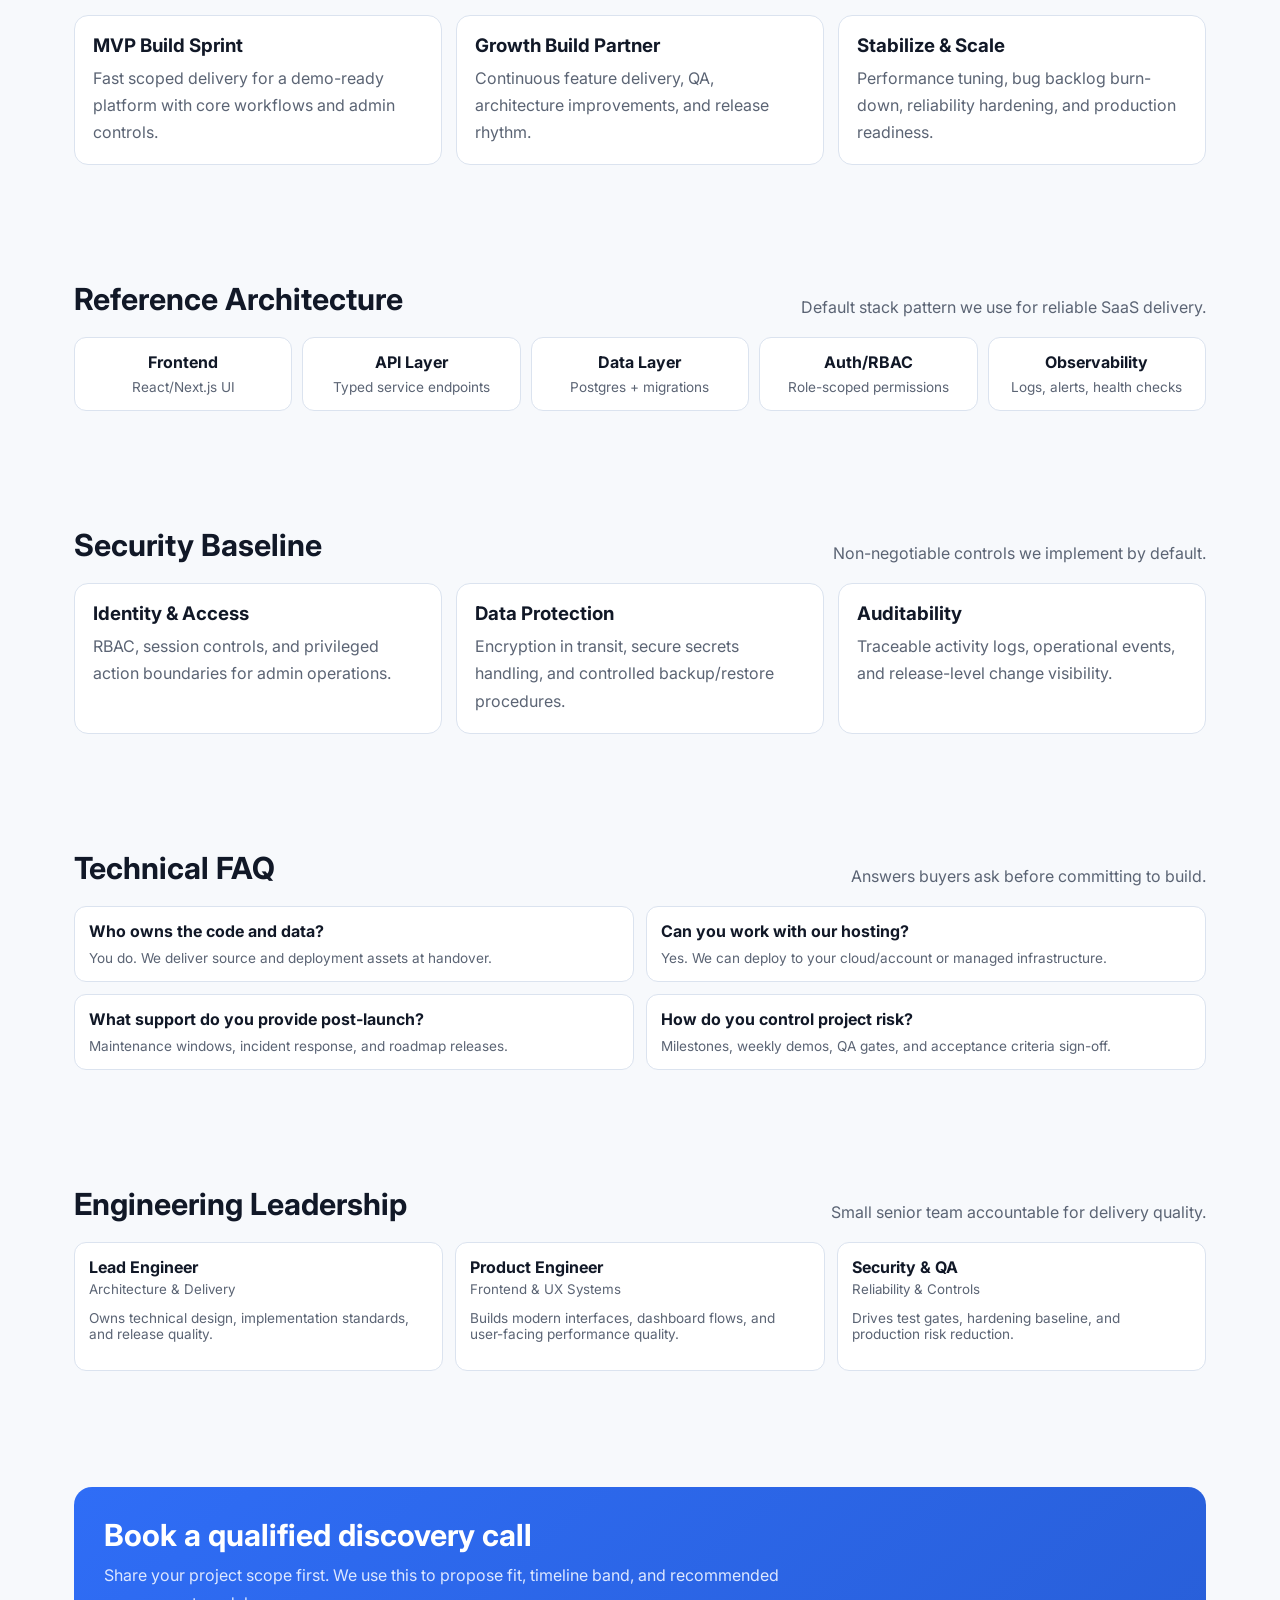
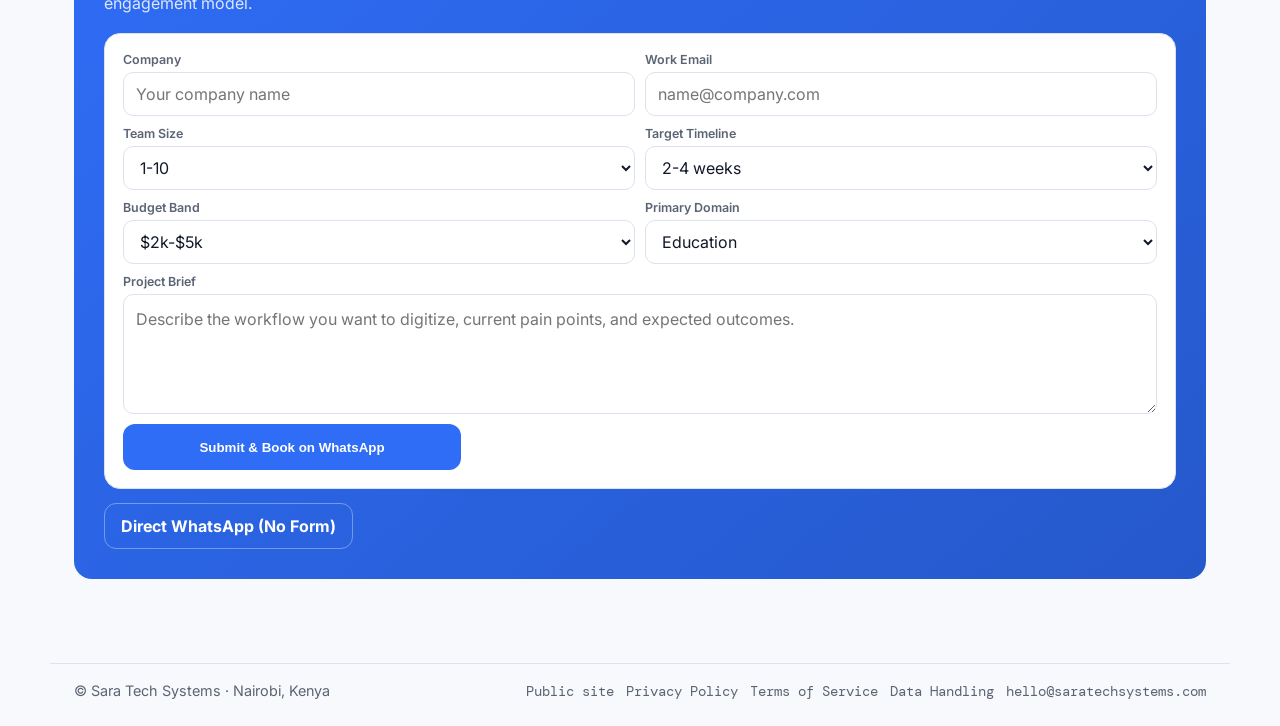
<file: essacore-website-clone.html>
<!DOCTYPE html>
<html lang="en">
<head>
  <meta charset="UTF-8" />
  <meta name="viewport" content="width=device-width, initial-scale=1.0" />
  <link rel="canonical" href="https://saratechsystems.com/essacore-website-clone.html" />

  <title>Sara Tech Systems | Software Engineering Partner</title>
  <meta name="description" content="Sara Tech Systems builds modern SaaS platforms and internal business systems with reliability, security, and long-term support." />
  <link rel="preconnect" href="https://fonts.googleapis.com" />
  <link rel="preconnect" href="https://fonts.gstatic.com" crossorigin />
  <link href="https://fonts.googleapis.com/css2?family=Inter:wght@400;500;600;700;800&family=DM+Mono:wght@400;500&display=swap" rel="stylesheet" />
  <style>
    :root{
      --bg:#f7f9fc;
      --panel:#ffffff;
      --panel-2:#f2f5fb;
      --text:#111827;
      --muted:#5b6474;
      --line:#dbe3ef;
      --primary:#2f6df6;
      --primary-2:#5a8cff;
      --ok:#16a34a;
      --max:1180px;
    }
    *{box-sizing:border-box}
    html{scroll-behavior:smooth}
    body{margin:0;font-family:Inter,system-ui,-apple-system,sans-serif;background:var(--bg);color:var(--text)}
    .wrap{max-width:var(--max);margin:0 auto;padding:0 24px}
    .mono{font-family:"DM Mono",monospace}

    nav{position:sticky;top:0;z-index:30;background:rgba(255,255,255,.9);backdrop-filter:blur(10px);border-bottom:1px solid var(--line)}
    .nav-row{height:74px;display:flex;align-items:center;justify-content:space-between}
    .brand{font-weight:800;font-size:1.15rem;letter-spacing:.2px}
    .brand span{color:var(--primary)}
    .nav-links{display:flex;gap:24px}
    .nav-links a{text-decoration:none;color:var(--muted);font-weight:500}
    .nav-links a:hover{color:var(--text)}
    .nav-cta{border:1px solid var(--line);background:#fff;padding:10px 14px;border-radius:10px;font-weight:600;cursor:pointer}

    .hero{padding:74px 0 46px}
    .hero-grid{display:grid;grid-template-columns:1.2fr .8fr;gap:24px;align-items:center}
    .badge{display:inline-flex;gap:8px;align-items:center;background:#eaf1ff;color:#2455c8;border:1px solid #cfe0ff;border-radius:999px;padding:7px 12px;font-size:.75rem}
    .dot{width:8px;height:8px;border-radius:50%;background:var(--ok)}
    h1{font-size:clamp(2rem,5vw,3.6rem);line-height:1.03;margin:16px 0 14px}
    .sub{color:var(--muted);line-height:1.75;max-width:660px}
    .hero-actions{display:flex;gap:12px;flex-wrap:wrap;margin-top:24px}
    .btn{padding:12px 16px;border-radius:12px;border:1px solid transparent;font-weight:700;cursor:pointer;text-decoration:none;display:inline-flex;align-items:center;justify-content:center}
    .btn-primary{background:var(--primary);color:#fff}
    .btn-primary:hover{background:var(--primary-2)}
    .btn-ghost{background:#fff;border-color:var(--line);color:var(--text)}
    .kpis{display:grid;grid-template-columns:repeat(4,1fr);gap:10px;margin-top:30px}
    .kpi{background:var(--panel);border:1px solid var(--line);border-radius:12px;padding:14px}
    .kpi b{display:block;font-size:1.15rem}
    .kpi span{color:var(--muted);font-size:.85rem}
    .hero-card{background:var(--panel);border:1px solid var(--line);border-radius:16px;padding:16px}
    .hero-card h3{margin:2px 0 10px}
    .check{display:flex;gap:10px;margin:10px 0;color:#374151}
    .check i{font-style:normal;color:var(--ok);font-weight:800}

    section{padding:58px 0}
    .sec-head{display:flex;justify-content:space-between;align-items:end;gap:20px;margin-bottom:20px}
    .sec-title{font-size:1.9rem;margin:0}
    .sec-p{margin:0;color:var(--muted)}

    .cards{display:grid;grid-template-columns:repeat(3,1fr);gap:14px}
    .card{background:var(--panel);border:1px solid var(--line);border-radius:14px;padding:18px}
    .card h3{margin:0 0 8px}
    .card p{margin:0;color:var(--muted);line-height:1.7}
    .logo-strip{display:grid;grid-template-columns:repeat(5,1fr);gap:10px}
    .logo-item{background:var(--panel);border:1px solid var(--line);border-radius:12px;padding:12px;text-align:center;font-weight:700;color:#4b5563}
    .case-grid{display:grid;grid-template-columns:repeat(3,1fr);gap:14px}
    .case{background:var(--panel);border:1px solid var(--line);border-radius:14px;padding:16px}
    .case h4{margin:0 0 8px}
    .metric{font-family:"DM Mono",monospace;color:var(--primary);font-size:.82rem;font-weight:700}
    .quote{margin-top:10px;padding:10px;border-left:3px solid var(--line);color:#4b5563;background:#f8faff;border-radius:8px}

    .projects{display:grid;grid-template-columns:repeat(3,1fr);gap:14px}
    .proj{background:var(--panel);border:1px solid var(--line);border-radius:14px;overflow:hidden}
    .proj-top{height:120px;background:linear-gradient(135deg,#2f6df6,#5a8cff);display:flex;align-items:center;justify-content:center;color:#fff;font-size:1.8rem;font-weight:800}
    .proj-body{padding:14px}
    .proj-body h4{margin:0 0 6px}
    .proj-body p{margin:0 0 10px;color:var(--muted);font-size:.92rem;line-height:1.6}
    .proj-actions{margin-top:12px;display:flex;gap:8px;flex-wrap:wrap}
    .proj-meta{margin-top:10px;padding:8px;border:1px dashed var(--line);border-radius:9px;background:#fafcff}
    .proj-meta b{font-size:.78rem}
    .proj-meta span{display:block;color:var(--muted);font-size:.78rem;margin-top:2px}
    .mini-btn{font-size:.78rem;padding:8px 10px;border-radius:9px;text-decoration:none;font-weight:700}
    .filters{display:flex;gap:8px;flex-wrap:wrap;margin-bottom:12px}
    .filter{padding:7px 10px;border:1px solid var(--line);border-radius:999px;background:#fff;color:#516074;font-size:.78rem}
    .all-mvps{margin-top:14px;display:flex;justify-content:flex-start}
    .mini-btn.primary{background:var(--primary);color:#fff}
    .mini-btn.ghost{background:#fff;border:1px solid var(--line);color:var(--text)}
    .tag{display:inline-block;border:1px solid var(--line);background:#f7f9fd;border-radius:999px;padding:4px 8px;font-size:.72rem;color:#546174;margin:3px 4px 0 0}

    .process{display:grid;grid-template-columns:repeat(4,1fr);gap:12px}
    .step{background:var(--panel);border:1px solid var(--line);border-radius:14px;padding:16px}
    .num{width:30px;height:30px;border-radius:8px;background:#e9f1ff;color:#2455c8;font-weight:800;display:flex;align-items:center;justify-content:center;margin-bottom:10px}
    .step h4{margin:0 0 6px}
    .step p{margin:0;color:var(--muted);line-height:1.65;font-size:.92rem}

    .cta{background:linear-gradient(140deg,#2f6df6,#2558cb);color:#fff;border-radius:18px;padding:30px}
    .arch{display:grid;grid-template-columns:repeat(5,1fr);gap:10px}
    .node{background:var(--panel);border:1px solid var(--line);border-radius:12px;padding:14px;text-align:center}
    .node b{display:block;margin-bottom:4px}
    .small{font-size:.85rem;color:var(--muted)}
    .faq{display:grid;grid-template-columns:1fr 1fr;gap:12px}
    .qa{background:var(--panel);border:1px solid var(--line);border-radius:12px;padding:14px}
    .qa b{display:block;margin-bottom:6px}
    .qualify{background:var(--panel);border:1px solid var(--line);border-radius:16px;padding:18px}
    .form{display:grid;grid-template-columns:1fr 1fr;gap:10px}
    .field{display:flex;flex-direction:column;gap:5px}
    .field label{font-size:.78rem;color:var(--muted);font-weight:600}
    .field input,.field textarea{width:100%;min-height:44px;border:1px solid var(--line);border-radius:10px;padding:0 12px;background:#fff;color:var(--text);font-family:inherit;font-size:16px;-webkit-appearance:none;appearance:none}
    .field select{width:100%;min-height:44px;border:1px solid var(--line);border-radius:10px;padding:0 12px;background:#fff;color:var(--text);font-family:inherit;font-size:16px}
    .field textarea{min-height:120px;height:auto;padding-top:12px;resize:vertical;line-height:1.5}
    .form-actions{display:flex;flex-direction:row;flex-wrap:wrap;gap:10px;align-items:stretch;justify-content:flex-start}
    .form-actions .btn,.form-actions a.btn{flex:1 1 160px;justify-content:center;text-align:center;box-sizing:border-box}
    .full{grid-column:1 / -1}
    .cta h3{margin:0 0 8px;font-size:1.9rem}
    .cta p{margin:0 0 16px;color:#dce7ff;max-width:760px;line-height:1.75}
    .cta .btn-ghost{background:transparent;color:#fff;border-color:rgba(255,255,255,.35)}

    .team-grid{display:grid;grid-template-columns:repeat(3,1fr);gap:12px}
    .person{background:var(--panel);border:1px solid var(--line);border-radius:12px;padding:14px}
    .person h4{margin:0 0 4px}
    .person small{color:var(--muted);display:block;margin-bottom:8px}

    footer{padding:26px 0;color:var(--muted);font-size:.9rem}
    .foot{display:flex;justify-content:space-between;gap:12px;flex-wrap:wrap;border-top:1px solid var(--line);padding-top:18px}
    .foot-links{display:flex;gap:12px;flex-wrap:wrap}
    .foot-links a{color:var(--muted);text-decoration:none}
    .foot-links a:hover{color:var(--text)}

    @media (max-width:1024px){
      .hero-grid,.cards,.projects,.process,.arch,.faq,.case-grid,.team-grid,.logo-strip{grid-template-columns:1fr 1fr}
      .kpis{grid-template-columns:1fr 1fr}
    }
    @media (max-width:900px){
      #contact .form{grid-template-columns:1fr}
    }
    @media (max-width:760px){
      .nav-links{display:none}
      .hero-grid,.cards,.projects,.process,.arch,.faq,.form,.case-grid,.team-grid,.logo-strip{grid-template-columns:1fr}
      .kpis{grid-template-columns:1fr}
      .sec-head{flex-direction:column;align-items:flex-start}
      .wrap{padding:0 16px}
      .nav-row{height:auto;min-height:60px;padding:10px 0;gap:10px;flex-wrap:wrap}
      .nav-cta{font-size:.85rem;padding:10px 12px}
      .cta{padding:22px 16px;border-radius:14px}
      .qualify{padding:14px;border-radius:14px}
      .form-actions{flex-direction:column}
      .form-actions .btn,.form-actions a.btn{flex:1 1 auto;width:100%;min-height:48px}
    }
  </style>
</head>
<body>
  <nav>
    <div class="wrap nav-row">
      <div class="brand">Sara <span>Tech</span></div>
      <div class="nav-links">
        <a href="#services">Services</a>
        <a href="#projects">Projects</a>
        <a href="#proof">Proof</a>
        <a href="#engagement">Engagement</a>
        <a href="#contact">Contact</a>
      </div>
      <a class="nav-cta mono" href="#contact" style="text-decoration:none;color:inherit;display:inline-flex;align-items:center;">GET PROPOSAL</a>
    </div>
  </nav>

  <header class="hero">
    <div class="wrap hero-grid">
      <div>
        <div class="badge"><span class="dot"></span><span class="mono">SARA TECH · SOFTWARE ENGINEERING</span></div>
        <h1>Production-grade software engineering for serious business operations.</h1>
        <p class="sub">We work with growth-focused companies in operations-heavy sectors (education, healthcare, logistics, workforce, and service businesses) that need dependable software outcomes, not experiments.</p>
        <div class="hero-actions">
          <a class="btn btn-primary" href="#contact">Book Discovery Call</a>
          <a class="btn btn-ghost" href="#projects">See MVP Portfolio</a>
        </div>
        <div class="kpis">
          <div class="kpi"><b>11+</b><span>MVP demos delivered</span></div>
          <div class="kpi"><b>6+</b><span>Business domains covered</span></div>
          <div class="kpi"><b>Weekly</b><span>Client demo cadence</span></div>
          <div class="kpi"><b>End-to-end</b><span>Scope, build, handover</span></div>
        </div>
      </div>
      <div class="hero-card">
        <h3>What SaaS teams expect</h3>
        <div class="check"><i>✓</i><span>Clear product scope and milestones</span></div>
        <div class="check"><i>✓</i><span>Modern frontend quality and UX clarity</span></div>
        <div class="check"><i>✓</i><span>Secure backend and role-based access</span></div>
        <div class="check"><i>✓</i><span>Performance-focused APIs and data design</span></div>
        <div class="check"><i>✓</i><span>Client-ready demos + maintainability</span></div>
      </div>
    </div>
  </header>

  <section id="services">
    <div class="wrap">
      <div class="sec-head">
        <h2 class="sec-title">Services</h2>
        <p class="sec-p">Software engineering capabilities aligned to high-growth companies.</p>
      </div>
      <div class="cards">
        <article class="card"><h3>SaaS Product Engineering</h3><p>Multi-tenant systems, subscription-ready architecture, and scalable modules designed for long-term growth.</p></article>
        <article class="card"><h3>Business Systems Analysis</h3><p>Process analysis for companies: workflow mapping, bottleneck diagnosis, and actionable system recommendations.</p></article>
        <article class="card"><h3>Custom Internal Systems</h3><p>Bespoke operations software for education, health, logistics, workforce, and domain-specific workflows.</p></article>
        <article class="card"><h3>UI/UX Frontend Delivery</h3><p>Clean, modern interfaces with dashboard clarity, responsive behavior, and user-friendly interaction patterns.</p></article>
        <article class="card"><h3>Security + Reliability</h3><p>Auth hardening, role-based controls, auditability, and secure engineering defaults from day one.</p></article>
        <article class="card"><h3>Platform Integrations</h3><p>M-Pesa, payment gateways, partner APIs, WhatsApp automation, and operational data pipelines.</p></article>
      </div>
    </div>
  </section>

  <section id="proof">
    <div class="wrap">
      <div class="sec-head">
        <h2 class="sec-title">Proof of Execution</h2>
        <p class="sec-p">Real implementation outcomes that matter to business teams.</p>
      </div>
      <div class="logo-strip" style="margin-bottom:14px">
        <div class="logo-item">School Group</div>
        <div class="logo-item">Regional Clinic</div>
        <div class="logo-item">Logistics SME</div>
        <div class="logo-item">Property Ops</div>
        <div class="logo-item">Workforce Team</div>
      </div>
      <div class="case-grid">
        <article class="case"><h4>School Operations Platform</h4><p>Moved admin from spreadsheet-heavy workflows into role-based dashboards for admissions and fees.</p><div class="metric">Outcome: fee reconciliation cycle reduced by ~40%.</div><div class="quote">“Reporting went from manual weekly effort to same-day visibility.” — Operations Director, School Group</div></article>
        <article class="case"><h4>Workshop Service System</h4><p>Implemented integrated job-card to cashier flow with inventory hooks and daily management reporting.</p><div class="metric">Outcome: service close-out speed improved by ~35%.</div><div class="quote">“Front desk and workshop now operate as one system.” — Business Owner, Automotive Service</div></article>
        <article class="case"><h4>HR + Payroll Workflow</h4><p>Structured approvals, monthly runs, and records into a single workforce operations platform.</p><div class="metric">Outcome: payroll prep errors reduced significantly in first cycles.</div><div class="quote">“Approvals and payroll status are now traceable end-to-end.” — HR Lead, Regional SME</div></article>
      </div>
    </div>
  </section>

  <section id="projects">
    <div class="wrap">
      <div class="sec-head">
        <h2 class="sec-title">MVP Portfolio</h2>
        <p class="sec-p">Professional SaaS-style MVP suite built for client demos.</p>
      </div>
      <div class="filters">
        <span class="filter">Education</span>
        <span class="filter">Healthcare</span>
        <span class="filter">Operations</span>
        <span class="filter">Workforce</span>
        <span class="filter">Sales</span>
        <span class="filter">Finance</span>
        <span class="filter">Office</span>
        <span class="filter">Retail</span>
        <span class="filter">Hospitality</span>
        <span class="filter">Print</span>
      </div>
      <div class="projects">
        <article class="proj"><div class="proj-top">School</div><div class="proj-body"><h4>School Management</h4><p>Admissions, fees, attendance, academics, and parent communication.</p><span class="tag">Education</span><span class="tag">Finance</span><div class="proj-meta"><b>Outcome snapshot</b><span>Fee reconciliation cycle reduced by ~40% in pilot flow.</span><span><strong>Best for:</strong> Schools with 300+ active learners.</span></div><div class="proj-actions"><a class="mini-btn primary" href="https://api.whatsapp.com/send?phone=254729994363&text=Hi%20Sara%20Tech%20Systems%2C%20I%20want%20to%20book%20a%20demo%20for%20School%20Management%20MVP.">Book a Demo</a></div></div></article>
        <article class="proj"><div class="proj-top">Build</div><div class="proj-body"><h4>Construction Inventory</h4><p>Material requests, stock tracking, supplier workflows, and cost control.</p><span class="tag">Inventory</span><span class="tag">Procurement</span><div class="proj-meta"><b>Outcome snapshot</b><span>Improved stock visibility and reduced request bottlenecks.</span><span><strong>Best for:</strong> Multi-site contractors and suppliers.</span></div><div class="proj-actions"><a class="mini-btn primary" href="https://api.whatsapp.com/send?phone=254729994363&text=Hi%20Sara%20Tech%20Systems%2C%20I%20want%20to%20book%20a%20demo%20for%20Construction%20Inventory%20MVP.">Book a Demo</a></div></div></article>
        <article class="proj"><div class="proj-top">Workshop</div><div class="proj-body"><h4>Workshop Pro</h4><p>Service ops, cashiering, stock, import costs, and reporting.</p><span class="tag">Automotive</span><span class="tag">Operations</span><span class="tag">Most Requested</span><div class="proj-meta"><b>Outcome snapshot</b><span>Service close-out time improved by ~35% in operational tests.</span><span><strong>Best for:</strong> High-volume garage businesses.</span></div><div class="proj-actions"><a class="mini-btn primary" href="https://api.whatsapp.com/send?phone=254729994363&text=Hi%20Sara%20Tech%20Systems%2C%20I%20want%20to%20book%20a%20demo%20for%20Workshop%20Pro%20MVP.">Book a Demo</a></div></div></article>
        <article class="proj"><div class="proj-top">Health</div><div class="proj-body"><h4>Hospital Management</h4><p>Clinical queue, pharmacy, billing, and patient records flow.</p><span class="tag">Healthcare</span><span class="tag">EMR</span><div class="proj-meta"><b>Outcome snapshot</b><span>Faster billing handoff and better patient-flow visibility.</span><span><strong>Best for:</strong> Clinics and private hospitals.</span></div><div class="proj-actions"><a class="mini-btn primary" href="https://api.whatsapp.com/send?phone=254729994363&text=Hi%20Sara%20Tech%20Systems%2C%20I%20want%20to%20book%20a%20demo%20for%20Hospital%20Management%20MVP.">Book a Demo</a></div></div></article>
        <article class="proj"><div class="proj-top">People</div><div class="proj-body"><h4>HR & Payroll</h4><p>Employee workflows, approvals, payroll cycles, and compliance.</p><span class="tag">Workforce</span><span class="tag">Payroll</span><div class="proj-meta"><b>Outcome snapshot</b><span>Reduced payroll prep errors and approval lag.</span><span><strong>Best for:</strong> SMEs with 30-500 employees.</span></div><div class="proj-actions"><a class="mini-btn primary" href="https://api.whatsapp.com/send?phone=254729994363&text=Hi%20Sara%20Tech%20Systems%2C%20I%20want%20to%20book%20a%20demo%20for%20HR%20and%20Payroll%20MVP.">Book a Demo</a></div></div></article>
        <article class="proj"><div class="proj-top">Growth</div><div class="proj-body"><h4>CRM Platform</h4><p>Lead lifecycle, deal stages, and proposal conversion pipelines.</p><span class="tag">Sales</span><span class="tag">CRM</span><span class="tag">Most Requested</span><div class="proj-meta"><b>Outcome snapshot</b><span>Better lead tracking and more predictable follow-up execution.</span><span><strong>Best for:</strong> Sales-focused SMEs and agencies.</span></div><div class="proj-actions"><a class="mini-btn primary" href="https://api.whatsapp.com/send?phone=254729994363&text=Hi%20Sara%20Tech%20Systems%2C%20I%20want%20to%20book%20a%20demo%20for%20CRM%20Platform%20MVP.">Book a Demo</a></div></div></article>
        <article class="proj"><div class="proj-top">Ofisi</div><div class="proj-body"><h4>Ofisi</h4><p>Office operations for visitors, facilities, assets, and internal staff requests.</p><span class="tag">Office</span><span class="tag">Operations</span><div class="proj-meta"><b>Outcome snapshot</b><span>Fewer lost requests and clearer ownership of day-to-day office work.</span><span><strong>Best for:</strong> Companies running office admin from scattered chats and spreadsheets.</span></div><div class="proj-actions"><a class="mini-btn primary" href="https://api.whatsapp.com/send?phone=254729994363&text=Hi%20Sara%20Tech%20Systems%2C%20I%20want%20to%20get%20a%20demo%20for%20Ofisi.">Get Demo</a></div></div></article>
        <article class="proj"><div class="proj-top">Books</div><div class="proj-body"><h4>Accounting System</h4><p>Invoices, expenses, receivables, and owner-level cash and finance dashboards.</p><span class="tag">Finance</span><span class="tag">Accounting</span><div class="proj-meta"><b>Outcome snapshot</b><span>Clearer cash position and faster invoice follow-up.</span><span><strong>Best for:</strong> SMEs that need tighter financial control.</span></div><div class="proj-actions"><a class="mini-btn primary" href="https://api.whatsapp.com/send?phone=254729994363&text=Hi%20Sara%20Tech%20Systems%2C%20I%20want%20to%20get%20a%20demo%20for%20the%20Accounting%20System.">Get Demo</a></div></div></article>
        <article class="proj"><div class="proj-top">Buy</div><div class="proj-body"><h4>Procurement</h4><p>Purchase requests, approval chains, supplier comparison, and a procurement audit trail.</p><span class="tag">Procurement</span><span class="tag">Operations</span><div class="proj-meta"><b>Outcome snapshot</b><span>Traceable buying from request to supplier, with fewer approval delays.</span><span><strong>Best for:</strong> Construction, manufacturing, and multi-department teams.</span></div><div class="proj-actions"><a class="mini-btn primary" href="https://api.whatsapp.com/send?phone=254729994363&text=Hi%20Sara%20Tech%20Systems%2C%20I%20want%20to%20get%20a%20demo%20for%20the%20Procurement%20System.">Get Demo</a></div></div></article>
        <article class="proj"><div class="proj-top">POS</div><div class="proj-body"><h4>POS System</h4><p>Retail and wholesale billing, stock movement, and multi-branch visibility in one system.</p><span class="tag">Retail</span><span class="tag">Inventory</span><div class="proj-meta"><b>Outcome snapshot</b><span>Faster checkout and live stock across branches.</span><span><strong>Best for:</strong> Shops, distributors, and growing retail chains.</span></div><div class="proj-actions"><a class="mini-btn primary" href="https://api.whatsapp.com/send?phone=254729994363&text=Hi%20Sara%20Tech%20Systems%2C%20I%20want%20to%20get%20a%20demo%20for%20the%20POS%20System.">Get Demo</a></div></div></article>
        <article class="proj"><div class="proj-top">Dine</div><div class="proj-body"><h4>Restaurant</h4><p>Orders, tables, kitchen tickets, billing, and daily sales for dine-in and takeaway.</p><span class="tag">Hospitality</span><span class="tag">POS</span><div class="proj-meta"><b>Outcome snapshot</b><span>Faster order-to-kitchen flow and a clear end-of-day sales picture.</span><span><strong>Best for:</strong> Restaurants, cafes, and food courts.</span></div><div class="proj-actions"><a class="mini-btn primary" href="https://api.whatsapp.com/send?phone=254729994363&text=Hi%20Sara%20Tech%20Systems%2C%20I%20want%20to%20get%20a%20demo%20for%20the%20Restaurant%20System.">Get Demo</a></div></div></article>
        <article class="proj"><div class="proj-top">Print</div><div class="proj-body"><h4>Printing House</h4><p>Job cards, quotes, production tracking, and customer delivery for print jobs.</p><span class="tag">Print</span><span class="tag">Operations</span><div class="proj-meta"><b>Outcome snapshot</b><span>Jobs stay visible from quote to delivery, with fewer missed deadlines.</span><span><strong>Best for:</strong> Printing houses, design studios, and copy shops.</span></div><div class="proj-actions"><a class="mini-btn primary" href="https://api.whatsapp.com/send?phone=254729994363&text=Hi%20Sara%20Tech%20Systems%2C%20I%20want%20to%20get%20a%20demo%20for%20the%20Printing%20House%20System.">Get Demo</a></div></div></article>
      </div>
      <div class="all-mvps">
        <a class="btn btn-ghost" href="https://api.whatsapp.com/send?phone=254729994363&text=Hi%20Sara%20Tech%20Systems%2C%20please%20share%20the%20full%20MVP%20catalog.">View All MVPs</a>
      </div>
    </div>
  </section>

  <section id="pipeline">
    <div class="wrap">
      <div class="sec-head">
        <h2 class="sec-title">Next Applications in Pipeline</h2>
        <p class="sec-p">High-demand systems we can launch next based on SME buying patterns.</p>
      </div>
      <div class="cards">
        <article class="card">
          <h3>Dispatch + Route Tracking</h3>
          <p>Order dispatch workflows, route planning, and delivery status monitoring for field operations.</p>
          <div class="proj-meta"><b>Best for</b><span>Logistics teams and distribution operations.</span></div>
        </article>
        <article class="card">
          <h3>Clinic Appointment + EMR Lite</h3>
          <p>Patient booking, visit records, basic prescriptions, and billing flow for smaller clinics.</p>
          <div class="proj-meta"><b>Best for</b><span>Private practices and neighborhood medical centers.</span></div>
        </article>
        <article class="card">
          <h3>Helpdesk + Support CRM</h3>
          <p>Ticket lifecycle, SLA tracking, and customer support analytics in a unified support console.</p>
          <div class="proj-meta"><b>Best for</b><span>B2B service companies and internal support desks.</span></div>
        </article>
        <article class="card">
          <h3>Business Analysis Package</h3>
          <p>Company analysis engagement with process maps, risk points, and a prioritized software implementation roadmap.</p>
          <div class="proj-meta"><b>Best for</b><span>Teams that need clarity before committing to full build.</span></div>
        </article>
      </div>
    </div>
  </section>

  <section id="process">
    <div class="wrap">
      <div class="sec-head">
        <h2 class="sec-title">Delivery Process</h2>
        <p class="sec-p">How we move from idea to stable production software.</p>
      </div>
      <div class="process">
        <article class="step"><div class="num">01</div><h4>Discovery</h4><p>Clarify product goals, user roles, workflows, and technical constraints.</p></article>
        <article class="step"><div class="num">02</div><h4>Architecture</h4><p>Define data model, APIs, permissions, and implementation roadmap.</p></article>
        <article class="step"><div class="num">03</div><h4>Build + QA</h4><p>Iterative delivery with test coverage, demo checkpoints, and feedback loops.</p></article>
        <article class="step"><div class="num">04</div><h4>Launch + Support</h4><p>Go-live, monitoring, incident handling, and ongoing product improvements.</p></article>
      </div>
    </div>
  </section>

  <section id="engagement">
    <div class="wrap">
      <div class="sec-head">
        <h2 class="sec-title">Engagement Models</h2>
        <p class="sec-p">Choose the path that matches your stage and urgency.</p>
      </div>
      <div class="cards">
        <article class="card"><h3>MVP Build Sprint</h3><p>Fast scoped delivery for a demo-ready platform with core workflows and admin controls.</p></article>
        <article class="card"><h3>Growth Build Partner</h3><p>Continuous feature delivery, QA, architecture improvements, and release rhythm.</p></article>
        <article class="card"><h3>Stabilize & Scale</h3><p>Performance tuning, bug backlog burn-down, reliability hardening, and production readiness.</p></article>
      </div>
    </div>
  </section>

  <section id="architecture">
    <div class="wrap">
      <div class="sec-head">
        <h2 class="sec-title">Reference Architecture</h2>
        <p class="sec-p">Default stack pattern we use for reliable SaaS delivery.</p>
      </div>
      <div class="arch">
        <div class="node"><b>Frontend</b><span class="small">React/Next.js UI</span></div>
        <div class="node"><b>API Layer</b><span class="small">Typed service endpoints</span></div>
        <div class="node"><b>Data Layer</b><span class="small">Postgres + migrations</span></div>
        <div class="node"><b>Auth/RBAC</b><span class="small">Role-scoped permissions</span></div>
        <div class="node"><b>Observability</b><span class="small">Logs, alerts, health checks</span></div>
      </div>
    </div>
  </section>

  <section id="security">
    <div class="wrap">
      <div class="sec-head">
        <h2 class="sec-title">Security Baseline</h2>
        <p class="sec-p">Non-negotiable controls we implement by default.</p>
      </div>
      <div class="cards">
        <article class="card"><h3>Identity & Access</h3><p>RBAC, session controls, and privileged action boundaries for admin operations.</p></article>
        <article class="card"><h3>Data Protection</h3><p>Encryption in transit, secure secrets handling, and controlled backup/restore procedures.</p></article>
        <article class="card"><h3>Auditability</h3><p>Traceable activity logs, operational events, and release-level change visibility.</p></article>
      </div>
    </div>
  </section>

  <section id="faq">
    <div class="wrap">
      <div class="sec-head">
        <h2 class="sec-title">Technical FAQ</h2>
        <p class="sec-p">Answers buyers ask before committing to build.</p>
      </div>
      <div class="faq">
        <article class="qa"><b>Who owns the code and data?</b><span class="small">You do. We deliver source and deployment assets at handover.</span></article>
        <article class="qa"><b>Can you work with our hosting?</b><span class="small">Yes. We can deploy to your cloud/account or managed infrastructure.</span></article>
        <article class="qa"><b>What support do you provide post-launch?</b><span class="small">Maintenance windows, incident response, and roadmap releases.</span></article>
        <article class="qa"><b>How do you control project risk?</b><span class="small">Milestones, weekly demos, QA gates, and acceptance criteria sign-off.</span></article>
      </div>
    </div>
  </section>

  <section id="team">
    <div class="wrap">
      <div class="sec-head">
        <h2 class="sec-title">Engineering Leadership</h2>
        <p class="sec-p">Small senior team accountable for delivery quality.</p>
      </div>
      <div class="team-grid">
        <article class="person"><h4>Lead Engineer</h4><small>Architecture & Delivery</small><p class="small">Owns technical design, implementation standards, and release quality.</p></article>
        <article class="person"><h4>Product Engineer</h4><small>Frontend & UX Systems</small><p class="small">Builds modern interfaces, dashboard flows, and user-facing performance quality.</p></article>
        <article class="person"><h4>Security & QA</h4><small>Reliability & Controls</small><p class="small">Drives test gates, hardening baseline, and production risk reduction.</p></article>
      </div>
    </div>
  </section>

  <section id="contact">
    <div class="wrap">
      <div class="cta">
        <h3>Book a qualified discovery call</h3>
        <p>Share your project scope first. We use this to propose fit, timeline band, and recommended engagement model.</p>
        <form class="qualify" onsubmit="handleDiscoverySubmit(event)">
          <div class="form">
            <div class="field"><label>Company</label><input required placeholder="Your company name" /></div>
            <div class="field"><label>Work Email</label><input required type="email" placeholder="name@company.com" /></div>
            <div class="field"><label>Team Size</label><select><option>1-10</option><option>11-50</option><option>51-200</option><option>200+</option></select></div>
            <div class="field"><label>Target Timeline</label><select><option>2-4 weeks</option><option>1-2 months</option><option>3-6 months</option><option>Exploratory</option></select></div>
            <div class="field"><label>Budget Band</label><select><option>$2k-$5k</option><option>$5k-$15k</option><option>$15k-$50k</option><option>$50k+</option></select></div>
            <div class="field"><label>Primary Domain</label><select><option>Education</option><option>Healthcare</option><option>Logistics</option><option>HR/Workforce</option><option>Other</option></select></div>
            <div class="field full"><label>Project Brief</label><textarea placeholder="Describe the workflow you want to digitize, current pain points, and expected outcomes."></textarea></div>
            <div class="field full form-actions">
              <button class="btn btn-primary" type="submit">Submit & Book on WhatsApp</button>
              <a class="btn btn-ghost" href="https://calendly.com/">Schedule on Calendar</a>
              <a class="btn btn-ghost" href="mailto:hello@saratechsystems.com">Email Instead</a>
            </div>
          </div>
        </form>
        <div class="hero-actions" style="margin-top:14px">
          <a class="btn btn-ghost" href="https://api.whatsapp.com/send?phone=254729994363&text=Hi%20Sara%20Tech%20Systems%2C%20I%20would%20like%20to%20talk%20about%20a%20software%20project.">Direct WhatsApp (No Form)</a>
        </div>
      </div>
    </div>
  </section>

  <footer>
    <div class="wrap foot">
      <span>© Sara Tech Systems · Nairobi, Kenya</span>
      <div class="foot-links mono">
        <a href="https://saratechsystems.com/">Public site</a>
        <a href="#">Privacy Policy</a>
        <a href="#">Terms of Service</a>
        <a href="#">Data Handling</a>
        <a href="mailto:hello@saratechsystems.com">hello@saratechsystems.com</a>
      </div>
    </div>
  </footer>
  <script>
    function logLeadEvent(payload) {
      var event = Object.assign({ at: new Date().toISOString() }, payload);
      try {
        var key = "essacore_lead_events";
        var prev = JSON.parse(localStorage.getItem(key) || "[]");
        prev.push(event);
        localStorage.setItem(key, JSON.stringify(prev));
      } catch (e) {}
      try {
        fetch("/api/lead", {
          method: "POST",
          headers: { "Content-Type": "application/json" },
          body: JSON.stringify(event),
          keepalive: true
        }).catch(function () {});
      } catch (e) {}
    }

    function deriveLeadContext(anchor) {
      var proj = anchor.closest(".proj");
      var mvp = proj ? (proj.querySelector("h4") ? proj.querySelector("h4").textContent.trim() : "portfolio_mvp") : "general";
      return {
        channel: "whatsapp",
        source: proj ? "portfolio_card" : "site_cta",
        mvp: mvp,
        label: (anchor.textContent || "").trim()
      };
    }

    document.addEventListener("click", function (e) {
      var a = e.target.closest('a[href*="wa.me/"]');
      if (!a) return;
      logLeadEvent(deriveLeadContext(a));
    });

    function handleDiscoverySubmit(event) {
      event.preventDefault();
      var form = event.target;
      var company = form.querySelector('input[placeholder="Your company name"]')?.value || "";
      var email = form.querySelector('input[type="email"]')?.value || "";
      var timeline = form.querySelectorAll("select")[1]?.value || "";
      var budget = form.querySelectorAll("select")[2]?.value || "";
      var domain = form.querySelectorAll("select")[3]?.value || "";
      var brief = form.querySelector("textarea")?.value || "";
      logLeadEvent({
        channel: "whatsapp",
        source: "discovery_form",
        mvp: "qualified_discovery",
        company: company,
        email: email,
        timeline: timeline,
        budget: budget,
        domain: domain
      });
      var msg = "Hi Sara Tech Systems, I submitted discovery details.\n" +
        "Company: " + company + "\n" +
        "Email: " + email + "\n" +
        "Timeline: " + timeline + "\n" +
        "Budget: " + budget + "\n" +
        "Domain: " + domain + "\n" +
        "Brief: " + brief;
      window.open("https://api.whatsapp.com/send?phone=254729994363&text=" + encodeURIComponent(msg), "_blank");
    }
  </script>
</body>
</html>
</file>
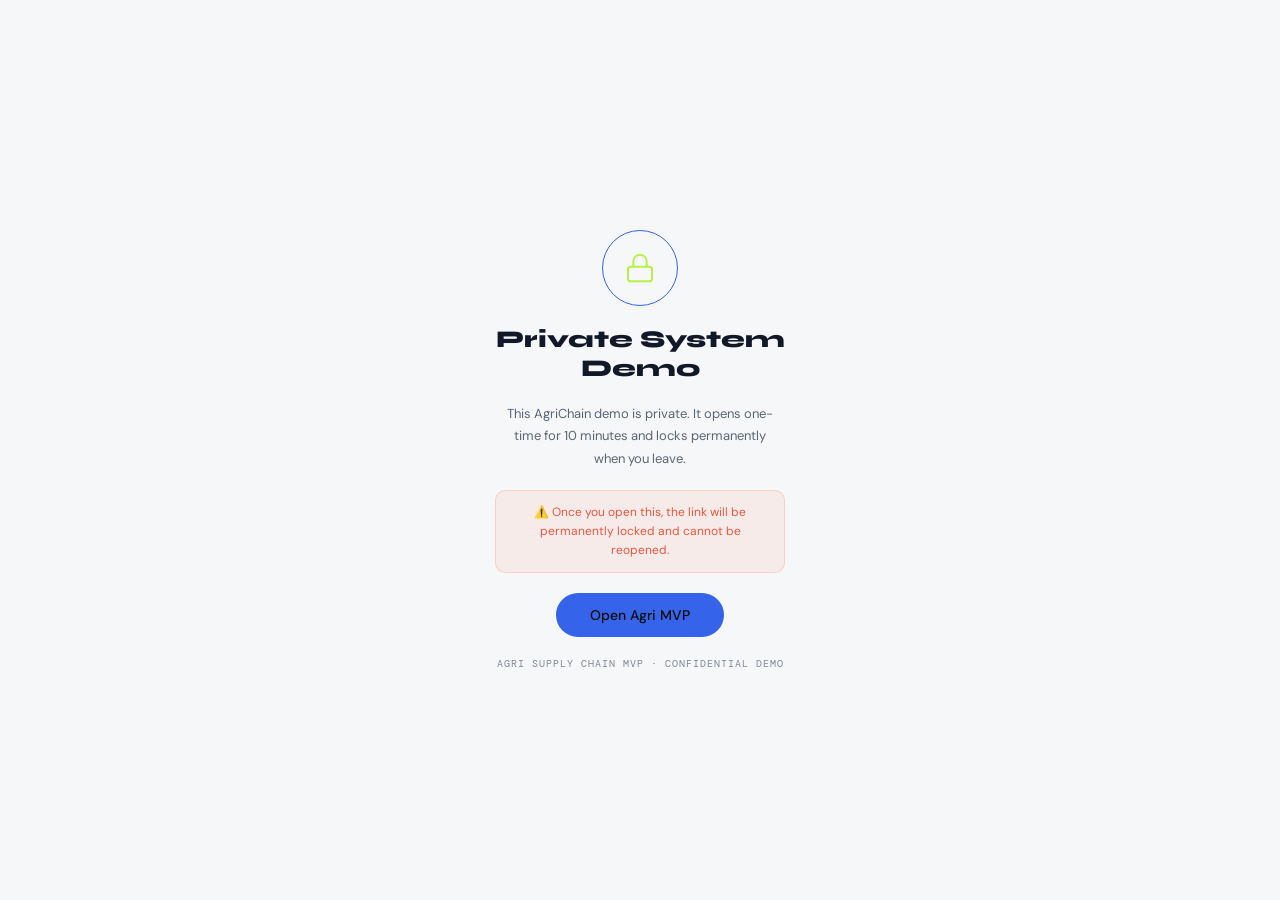
<file: mvp-agri-supply-chain.html>
<!DOCTYPE html>
<html lang="en">
<head>
<meta charset="UTF-8">
<meta name="viewport" content="width=device-width, initial-scale=1.0, maximum-scale=1.0">
  <link rel="canonical" href="https://saratechsystems.com/mvp-agri-supply-chain.html" />

<title>Workshop Pro</title>
<link href="https://fonts.googleapis.com/css2?family=Syne:wght@600;700;800&family=DM+Sans:wght@300;400;500&family=DM+Mono:wght@400;500&display=swap" rel="stylesheet">
<style>
:root {
  --bg: #0C0C0A;
  --s1: #131311;
  --s2: #1A1A17;
  --s3: #222220;
  --border: rgba(255,255,255,0.07);
  --border2: rgba(255,255,255,0.12);
  --accent: #B8F04A;
  --accent2: #FF6B35;
  --accent3: #7C6FFF;
  --text: #F0EDE8;
  --muted: #888880;
  --muted2: #444440;
  --green: #B8F04A;
  --red: #FF6B35;
  --blue: #7C6FFF;
  --yellow: #FFD166;
}
*{box-sizing:border-box;margin:0;padding:0;}
body{background:var(--bg);color:var(--text);font-family:'DM Sans',sans-serif;font-size:14px;height:100vh;display:flex;overflow:hidden;}

/* ONE-TIME VIEW GATE */
#otv-gate{position:fixed;inset:0;background:var(--bg);z-index:9999;display:flex;align-items:center;justify-content:center;flex-direction:column;gap:20px;padding:32px;text-align:center;}
#otv-expired{position:fixed;inset:0;background:var(--bg);z-index:9999;display:none;align-items:center;justify-content:center;flex-direction:column;gap:20px;padding:32px;text-align:center;}
.otv-ring{width:76px;height:76px;border-radius:50%;border:1.5px solid var(--accent);display:flex;align-items:center;justify-content:center;animation:otv-pulse 2s ease-in-out infinite;}
.otv-ring.red{border-color:var(--accent2);animation:none;}
@keyframes otv-pulse{0%,100%{box-shadow:0 0 0 0 rgba(184,240,74,0.3);}50%{box-shadow:0 0 0 14px rgba(184,240,74,0);}}
.otv-ring svg{width:32px;height:32px;}
.otv-h{font-family:'Syne',sans-serif;font-size:24px;font-weight:800;max-width:300px;line-height:1.2;}
.otv-p{color:var(--muted);font-size:13px;max-width:280px;line-height:1.7;}
.otv-warn{background:rgba(255,107,53,0.08);border:1px solid rgba(255,107,53,0.2);border-radius:10px;padding:12px 18px;font-size:12px;color:var(--accent2);max-width:290px;line-height:1.6;}
.otv-btn{background:var(--accent);color:#0C0C0A;border:none;border-radius:100px;padding:13px 34px;font-size:14px;font-weight:500;font-family:'DM Sans',sans-serif;cursor:pointer;transition:transform 0.15s,opacity 0.15s;}
.otv-btn:hover{transform:scale(1.03);}
.otv-btn:active{transform:scale(0.97);}
.otv-bar{width:260px;height:3px;background:rgba(255,255,255,0.07);border-radius:2px;overflow:hidden;display:none;}
.otv-fill{height:100%;width:100%;background:var(--accent);border-radius:2px;transition:width 1.6s linear;}
.otv-meta{font-family:'DM Mono',monospace;font-size:10px;color:var(--muted2);letter-spacing:1px;}
.otv-timer{font-family:'DM Mono',monospace;font-size:12px;color:var(--accent2);margin-top:-8px;}
#app-wrap{display:none;width:100%;height:100%;}

/* SIDEBAR */
.sidebar{width:220px;min-width:220px;background:var(--s1);border-right:1px solid var(--border);display:flex;flex-direction:column;height:100vh;overflow-y:auto;}
.logo{padding:20px 18px 16px;border-bottom:1px solid var(--border);}
.logo-text{font-family:'Syne',sans-serif;font-size:18px;font-weight:800;color:var(--accent);letter-spacing:-0.5px;}
.logo-sub{font-size:10px;font-family:'DM Mono',monospace;color:var(--muted2);letter-spacing:1px;margin-top:2px;}
.nav-section{padding:14px 12px 6px;}
.nav-label{font-family:'DM Mono',monospace;font-size:9px;letter-spacing:2px;color:var(--muted2);padding:0 6px;margin-bottom:6px;}
.nav-item{display:flex;align-items:center;gap:10px;padding:9px 10px;border-radius:8px;cursor:pointer;font-size:13px;color:var(--muted);transition:all 0.15s;margin-bottom:2px;border:1px solid transparent;}
.nav-item:hover{background:var(--s2);color:var(--text);}
.nav-item.active{background:rgba(184,240,74,0.08);color:var(--accent);border-color:rgba(184,240,74,0.15);}
.nav-icon{width:16px;height:16px;flex-shrink:0;opacity:0.7;}
.nav-item.active .nav-icon{opacity:1;}
.sidebar-footer{margin-top:auto;padding:14px 12px;border-top:1px solid var(--border);}
.user-pill{display:flex;align-items:center;gap:10px;padding:10px;background:var(--s2);border-radius:10px;border:1px solid var(--border);}
.avatar{width:30px;height:30px;border-radius:8px;background:rgba(184,240,74,0.15);border:1px solid rgba(184,240,74,0.25);display:flex;align-items:center;justify-content:center;font-size:12px;font-weight:500;color:var(--accent);}
.user-name{font-size:12px;font-weight:500;}
.user-role{font-size:10px;color:var(--muted);font-family:'DM Mono',monospace;}

/* MAIN */
.main{flex:1;display:flex;flex-direction:column;overflow:hidden;}
.topbar{background:var(--s1);border-bottom:1px solid var(--border);padding:12px 24px;display:flex;align-items:center;justify-content:space-between;flex-shrink:0;}
.topbar-title{font-family:'Syne',sans-serif;font-size:16px;font-weight:700;}
.topbar-right{display:flex;align-items:center;gap:10px;}
.btn{display:inline-flex;align-items:center;gap:7px;padding:8px 16px;border-radius:8px;border:none;cursor:pointer;font-size:13px;font-family:'DM Sans',sans-serif;font-weight:500;transition:all 0.15s;}
.btn-primary{background:var(--accent);color:#0C0C0A;}
.btn-primary:hover{opacity:0.9;}
.btn-ghost{background:var(--s2);color:var(--muted);border:1px solid var(--border);}
.btn-ghost:hover{color:var(--text);border-color:var(--border2);}
.btn-danger{background:rgba(255,107,53,0.1);color:var(--red);border:1px solid rgba(255,107,53,0.2);}
.btn-sm{padding:5px 10px;font-size:11px;}
.page{flex:1;overflow-y:auto;padding:24px;}
.page-section{display:none;}
.page-section.active{display:block;}

/* CARDS */
.card{background:var(--s1);border:1px solid var(--border);border-radius:12px;padding:20px;margin-bottom:16px;}
.card-title{font-family:'Syne',sans-serif;font-size:14px;font-weight:700;margin-bottom:14px;display:flex;align-items:center;gap:8px;}

/* STAT CARDS */
.stats-grid{display:grid;grid-template-columns:repeat(4,1fr);gap:12px;margin-bottom:20px;}
.stat-card{background:var(--s1);border:1px solid var(--border);border-radius:12px;padding:18px;}
.stat-value{font-family:'DM Mono',monospace;font-size:22px;font-weight:500;margin-bottom:4px;}
.stat-label{font-size:11px;color:var(--muted);}
.stat-change{font-size:11px;font-family:'DM Mono',monospace;margin-top:6px;}
.up{color:var(--green);}
.down{color:var(--red);}

/* TABLE */
.table-wrap{background:var(--s1);border:1px solid var(--border);border-radius:12px;overflow:hidden;margin-bottom:16px;}
table{width:100%;border-collapse:collapse;}
thead th{text-align:left;padding:10px 16px;font-family:'DM Mono',monospace;font-size:10px;letter-spacing:1px;color:var(--muted2);border-bottom:1px solid var(--border);font-weight:400;background:var(--s2);}
tbody td{padding:11px 16px;border-bottom:1px solid var(--border);font-size:13px;vertical-align:middle;}
tbody tr:last-child td{border-bottom:none;}
tbody tr:hover td{background:rgba(255,255,255,0.015);}
.badge{display:inline-flex;align-items:center;padding:3px 8px;border-radius:100px;font-size:10px;font-family:'DM Mono',monospace;font-weight:500;}
.badge-green{background:rgba(184,240,74,0.1);color:var(--green);border:1px solid rgba(184,240,74,0.2);}
.badge-orange{background:rgba(255,107,53,0.1);color:var(--red);border:1px solid rgba(255,107,53,0.2);}
.badge-blue{background:rgba(124,111,255,0.1);color:var(--blue);border:1px solid rgba(124,111,255,0.2);}
.badge-yellow{background:rgba(255,209,102,0.1);color:var(--yellow);border:1px solid rgba(255,209,102,0.2);}

/* FORM */
.form-grid{display:grid;grid-template-columns:1fr 1fr;gap:14px;margin-bottom:16px;}
.form-grid-3{display:grid;grid-template-columns:1fr 1fr 1fr;gap:14px;margin-bottom:16px;}
.field{display:flex;flex-direction:column;gap:6px;}
.field label{font-size:11px;color:var(--muted);font-family:'DM Mono',monospace;letter-spacing:0.5px;}
.field input,.field select,.field textarea{background:var(--s2);border:1px solid var(--border);border-radius:8px;padding:9px 12px;color:var(--text);font-family:'DM Sans',sans-serif;font-size:13px;outline:none;transition:border-color 0.15s;}
.field input:focus,.field select:focus,.field textarea:focus{border-color:rgba(184,240,74,0.3);}
.field select option{background:var(--s2);}
.field textarea{resize:vertical;min-height:70px;}

/* MODAL */
.modal-overlay{display:none;position:fixed;inset:0;background:rgba(0,0,0,0.7);z-index:100;align-items:center;justify-content:center;padding:20px;}
.modal-overlay.open{display:flex;}
.modal{background:var(--s1);border:1px solid var(--border2);border-radius:16px;padding:24px;width:100%;max-width:560px;max-height:90vh;overflow-y:auto;}
.modal-title{font-family:'Syne',sans-serif;font-size:16px;font-weight:700;margin-bottom:20px;display:flex;justify-content:space-between;align-items:center;}
.modal-close{background:var(--s2);border:1px solid var(--border);border-radius:6px;padding:4px 8px;cursor:pointer;color:var(--muted);font-size:12px;}

/* GRID LAYOUTS */
.grid-2{display:grid;grid-template-columns:1fr 1fr;gap:14px;}
.grid-3{display:grid;grid-template-columns:1fr 1fr 1fr;gap:14px;}

/* PL ROW */
.pl-row{display:flex;justify-content:space-between;padding:10px 0;border-bottom:1px solid var(--border);font-size:13px;}
.pl-row:last-child{border-bottom:none;}
.pl-row.total{font-weight:500;font-size:14px;}
.pl-label{color:var(--muted);}
.pl-val{font-family:'DM Mono',monospace;}

/* TOAST */
.toast{position:fixed;bottom:24px;right:24px;background:var(--s2);border:1px solid var(--border2);border-radius:10px;padding:12px 18px;font-size:13px;z-index:999;transform:translateY(80px);opacity:0;transition:all 0.3s;max-width:280px;}
.toast.show{transform:translateY(0);opacity:1;}
.toast.success{border-color:rgba(184,240,74,0.3);color:var(--green);}
.toast.error{border-color:rgba(255,107,53,0.3);color:var(--red);}

/* ITEMS LINE (job card) */
.line-items{border:1px solid var(--border);border-radius:10px;overflow:hidden;margin-bottom:14px;}
.line-item-row{display:grid;grid-template-columns:2fr 1fr 1fr 80px 36px;gap:8px;padding:10px 12px;border-bottom:1px solid var(--border);align-items:center;}
.line-item-row:last-child{border-bottom:none;}
.line-item-header{background:var(--s2);font-family:'DM Mono',monospace;font-size:10px;color:var(--muted2);letter-spacing:1px;}
.remove-btn{background:none;border:none;color:var(--muted2);cursor:pointer;font-size:16px;line-height:1;padding:2px 6px;border-radius:4px;}
.remove-btn:hover{color:var(--red);background:rgba(255,107,53,0.1);}

/* VEHICLE CARDS */
.vehicle-grid{display:grid;grid-template-columns:1fr 1fr;gap:14px;margin-bottom:16px;}
.vehicle-card{background:var(--s1);border:1px solid var(--border);border-radius:12px;padding:18px;}
.vehicle-header{display:flex;align-items:center;gap:10px;margin-bottom:14px;}
.vehicle-icon{font-size:22px;}
.vehicle-name{font-family:'Syne',sans-serif;font-size:14px;font-weight:700;}
.vehicle-stat{display:flex;justify-content:space-between;font-size:12px;padding:6px 0;border-bottom:1px solid var(--border);}
.vehicle-stat:last-child{border-bottom:none;}
.vehicle-stat-label{color:var(--muted);}
.vehicle-stat-val{font-family:'DM Mono',monospace;}

/* STOCK BAR */
.stock-bar{height:4px;background:var(--s3);border-radius:2px;margin-top:6px;overflow:hidden;}
.stock-fill{height:100%;border-radius:2px;transition:width 0.3s;}

/* SEARCH BAR */
.search-bar{background:var(--s2);border:1px solid var(--border);border-radius:8px;padding:8px 14px;display:flex;align-items:center;gap:10px;margin-bottom:16px;}
.search-bar input{background:none;border:none;outline:none;color:var(--text);font-size:13px;flex:1;font-family:'DM Sans',sans-serif;}
.search-icon{color:var(--muted);font-size:14px;}

/* RESPONSIVE */
@media(max-width:768px){
  .sidebar{width:60px;min-width:60px;}
  .logo-text,.logo-sub,.nav-label,.nav-item span,.user-name,.user-role{display:none;}
  .nav-item{justify-content:center;padding:10px;}
  .stats-grid{grid-template-columns:1fr 1fr;}
  .form-grid,.form-grid-3{grid-template-columns:1fr;}
  .grid-2,.grid-3,.vehicle-grid{grid-template-columns:1fr;}
}
</style>
</head>
<body>

<!-- ONE-TIME VIEW GATE -->
<div id="otv-gate">
  <div class="otv-ring">
    <svg viewBox="0 0 24 24" fill="none" stroke="#B8F04A" stroke-width="1.5" stroke-linecap="round" stroke-linejoin="round">
      <rect x="3" y="11" width="18" height="11" rx="2"/><path d="M7 11V7a5 5 0 0 1 10 0v4"/>
    </svg>
  </div>
  <div class="otv-h">Private System Demo</div>
  <p class="otv-p">This Workshop Pro demo has been shared with you privately. It can only be opened once — take screenshots if needed.</p>
  <div class="otv-warn">⚠️ Once you open this, the link will be permanently locked and cannot be reopened.</div>
  <div class="otv-bar" id="otv-bar"><div class="otv-fill" id="otv-fill"></div></div>
  <button class="otv-btn" id="otv-open-btn" onclick="otvOpen()">Open Workshop Pro</button>
  <div class="otv-meta">WORKSHOP PRO · CONFIDENTIAL DEMO</div>
</div>

<!-- EXPIRED SCREEN -->
<div id="otv-expired">
  <div class="otv-ring red">
    <svg viewBox="0 0 24 24" fill="none" stroke="#FF6B35" stroke-width="1.5" stroke-linecap="round" stroke-linejoin="round">
      <circle cx="12" cy="12" r="10"/><line x1="15" y1="9" x2="9" y2="15"/><line x1="9" y1="9" x2="15" y2="15"/>
    </svg>
  </div>
  <div class="otv-h" style="color:var(--accent2)">Demo Expired</div>
  <p class="otv-p">This demo link has already been viewed and is no longer available. Contact the sender for a new link.</p>
  <div class="otv-meta">WORKSHOP PRO · ONE-TIME VIEW</div>
</div>

<!-- APP WRAPPER -->
<div id="app-wrap">

<!-- SIDEBAR -->
<nav class="sidebar">
  <div class="logo">
    <div class="logo-text">Workshop Pro</div>
    <div class="logo-sub">MANAGEMENT SYSTEM</div>
  </div>

  <div class="nav-section">
    <div class="nav-label">Operations</div>
    <div class="nav-item active" onclick="goto('dashboard')">
      <svg class="nav-icon" viewBox="0 0 24 24" fill="none" stroke="currentColor" stroke-width="1.5"><rect x="3" y="3" width="7" height="7" rx="1"/><rect x="14" y="3" width="7" height="7" rx="1"/><rect x="3" y="14" width="7" height="7" rx="1"/><rect x="14" y="14" width="7" height="7" rx="1"/></svg>
      <span>Dashboard</span>
    </div>
    <div class="nav-item" onclick="goto('service-mgmt')">
      <svg class="nav-icon" viewBox="0 0 24 24" fill="none" stroke="currentColor" stroke-width="1.5"><path d="M14 2H6a2 2 0 0 0-2 2v16a2 2 0 0 0 2 2h12a2 2 0 0 0 2-2V8z"/><polyline points="14 2 14 8 20 8"/></svg>
      <span>Service Mgmt</span>
    </div>
    <div class="nav-item" onclick="goto('pending-jobs')">
      <svg class="nav-icon" viewBox="0 0 24 24" fill="none" stroke="currentColor" stroke-width="1.5"><circle cx="12" cy="12" r="10"/><polyline points="12 6 12 12 16 14"/></svg>
      <span>Pending Jobs</span>
    </div>
    <div class="nav-item" onclick="goto('cashiering')">
      <svg class="nav-icon" viewBox="0 0 24 24" fill="none" stroke="currentColor" stroke-width="1.5"><line x1="12" y1="1" x2="12" y2="23"/><path d="M17 5H9.5a3.5 3.5 0 0 0 0 7h5a3.5 3.5 0 0 1 0 7H6"/></svg>
      <span>Cashiering</span>
    </div>
    <div class="nav-item" onclick="goto('direct-sales')">
      <svg class="nav-icon" viewBox="0 0 24 24" fill="none" stroke="currentColor" stroke-width="1.5"><path d="M6 2L3 6v14a2 2 0 0 0 2 2h14a2 2 0 0 0 2-2V6l-3-4z"/><line x1="3" y1="6" x2="21" y2="6"/></svg>
      <span>Direct Sales</span>
    </div>
    <div class="nav-item" onclick="goto('quotations')">
      <svg class="nav-icon" viewBox="0 0 24 24" fill="none" stroke="currentColor" stroke-width="1.5"><path d="M21 15a2 2 0 0 1-2 2H7l-4 4V5a2 2 0 0 1 2-2h14a2 2 0 0 1 2 2z"/></svg>
      <span>Quotations</span>
    </div>
  </div>

  <div class="nav-section">
    <div class="nav-label">Management</div>
    <div class="nav-item" onclick="goto('stock')">
      <svg class="nav-icon" viewBox="0 0 24 24" fill="none" stroke="currentColor" stroke-width="1.5"><path d="M21 16V8a2 2 0 0 0-1-1.73l-7-4a2 2 0 0 0-2 0l-7 4A2 2 0 0 0 3 8v8a2 2 0 0 0 1 1.73l7 4a2 2 0 0 0 2 0l7-4A2 2 0 0 0 21 16z"/></svg>
      <span>Stock Control</span>
    </div>
    <div class="nav-item" onclick="goto('imports')">
      <svg class="nav-icon" viewBox="0 0 24 24" fill="none" stroke="currentColor" stroke-width="1.5"><path d="M21 10c0 7-9 13-9 13s-9-6-9-13a9 9 0 0 1 18 0z"/><circle cx="12" cy="10" r="3"/></svg>
      <span>Oil Imports</span>
    </div>
    <div class="nav-item" onclick="goto('vehicles')">
      <svg class="nav-icon" viewBox="0 0 24 24" fill="none" stroke="currentColor" stroke-width="1.5"><rect x="1" y="3" width="15" height="13" rx="2"/><path d="M16 8h4l3 5v3h-7V8z"/><circle cx="5.5" cy="18.5" r="2.5"/><circle cx="18.5" cy="18.5" r="2.5"/></svg>
      <span>Vehicles</span>
    </div>
    <div class="nav-item" onclick="goto('customers')">
      <svg class="nav-icon" viewBox="0 0 24 24" fill="none" stroke="currentColor" stroke-width="1.5"><path d="M17 21v-2a4 4 0 0 0-4-4H5a4 4 0 0 0-4 4v2"/><circle cx="9" cy="7" r="4"/><path d="M23 21v-2a4 4 0 0 0-3-3.87"/><path d="M16 3.13a4 4 0 0 1 0 7.75"/></svg>
      <span>Customers</span>
    </div>
    <div class="nav-item" onclick="goto('accounts')">
      <svg class="nav-icon" viewBox="0 0 24 24" fill="none" stroke="currentColor" stroke-width="1.5"><path d="M20 21v-2a4 4 0 0 0-4-4H8a4 4 0 0 0-4 4v2"/><circle cx="12" cy="7" r="4"/></svg>
      <span>Accounts</span>
    </div>
  </div>

  <div class="nav-section">
    <div class="nav-label">Finance</div>
    <div class="nav-item" onclick="goto('pl')">
      <svg class="nav-icon" viewBox="0 0 24 24" fill="none" stroke="currentColor" stroke-width="1.5"><line x1="18" y1="20" x2="18" y2="10"/><line x1="12" y1="20" x2="12" y2="4"/><line x1="6" y1="20" x2="6" y2="14"/></svg>
      <span>Profit & Loss</span>
    </div>
    <div class="nav-item" onclick="goto('reports')">
      <svg class="nav-icon" viewBox="0 0 24 24" fill="none" stroke="currentColor" stroke-width="1.5"><path d="M14 2H6a2 2 0 0 0-2 2v16a2 2 0 0 0 2 2h12a2 2 0 0 0 2-2V8z"/><polyline points="14 2 14 8 20 8"/><line x1="16" y1="13" x2="8" y2="13"/><line x1="16" y1="17" x2="8" y2="17"/></svg>
      <span>Reports</span>
    </div>
    <div class="nav-item" onclick="goto('search')">
      <svg class="nav-icon" viewBox="0 0 24 24" fill="none" stroke="currentColor" stroke-width="1.5"><circle cx="11" cy="11" r="8"/><line x1="21" y1="21" x2="16.65" y2="16.65"/></svg>
      <span>Search</span>
    </div>
    <div class="nav-item" onclick="goto('settings')">
      <svg class="nav-icon" viewBox="0 0 24 24" fill="none" stroke="currentColor" stroke-width="1.5"><circle cx="12" cy="12" r="3"/><path d="M19.4 15a1.65 1.65 0 0 0 .33 1.82l.06.06a2 2 0 0 1-2.83 2.83l-.06-.06a1.65 1.65 0 0 0-1.82-.33 1.65 1.65 0 0 0-1 1.51V21a2 2 0 0 1-4 0v-.09A1.65 1.65 0 0 0 9 19.4a1.65 1.65 0 0 0-1.82.33l-.06.06a2 2 0 0 1-2.83-2.83l.06-.06A1.65 1.65 0 0 0 4.68 15a1.65 1.65 0 0 0-1.51-1H3a2 2 0 0 1 0-4h.09A1.65 1.65 0 0 0 4.6 9a1.65 1.65 0 0 0-.33-1.82l-.06-.06a2 2 0 0 1 2.83-2.83l.06.06A1.65 1.65 0 0 0 9 4.68a1.65 1.65 0 0 0 1-1.51V3a2 2 0 0 1 4 0v.09a1.65 1.65 0 0 0 1 1.51 1.65 1.65 0 0 0 1.82-.33l.06-.06a2 2 0 0 1 2.83 2.83l-.06.06A1.65 1.65 0 0 0 19.4 9a1.65 1.65 0 0 0 1.51 1H21a2 2 0 0 1 0 4h-.09a1.65 1.65 0 0 0-1.51 1z"/></svg>
      <span>Settings</span>
    </div>
  </div>

  <div class="sidebar-footer">
    <div class="user-pill">
      <div class="avatar">JM</div>
      <div>
        <div class="user-name">Juma Motors</div>
        <div class="user-role">OWNER</div>
      </div>
    </div>
  </div>
</nav>

<!-- MAIN CONTENT -->
<div class="main">
  <div class="topbar">
    <div class="topbar-title" id="page-title">Dashboard</div>
    <div class="topbar-right">
      <button class="btn btn-ghost btn-sm" onclick="sendWhatsApp()">📱 Send Report</button>
      <button class="btn btn-primary btn-sm" onclick="goto('service-mgmt');openModal('job-modal')">+ New Job Card</button>
    </div>
  </div>

  <div class="page">

    <!-- ═══════════════════════════════════ DASHBOARD ═══ -->
    <div class="page-section active" id="sec-dashboard">
      <div class="stats-grid">
        <div class="stat-card">
          <div class="stat-value up">KSh 48,200</div>
          <div class="stat-label">Today's Revenue</div>
          <div class="stat-change up">↑ 12% vs yesterday</div>
        </div>
        <div class="stat-card">
          <div class="stat-value" style="color:var(--blue)">14</div>
          <div class="stat-label">Jobs Today</div>
          <div class="stat-change up">↑ 3 more than avg</div>
        </div>
        <div class="stat-card">
          <div class="stat-value" style="color:var(--yellow)">320 L</div>
          <div class="stat-label">Oil Stock Left</div>
          <div class="stat-change down">⚠ Reorder soon</div>
        </div>
        <div class="stat-card">
          <div class="stat-value up">KSh 115K</div>
          <div class="stat-label">Month Net Profit</div>
          <div class="stat-change up">↑ Profitable</div>
        </div>
      </div>

      <div class="grid-2">
        <div class="card">
          <div class="card-title">Today's Jobs</div>
          <table>
            <thead><tr><th>PLATE</th><th>SERVICE</th><th>STAFF</th><th>STATUS</th><th>AMT</th></tr></thead>
            <tbody id="dashboard-jobs">
              <tr><td>KDH 234A</td><td>Oil Change 5W-30</td><td>Ali</td><td><span class="badge badge-green">Done</span></td><td style="font-family:'DM Mono',monospace">3,500</td></tr>
              <tr><td>KBC 001K</td><td>Wheel Alignment</td><td>John</td><td><span class="badge badge-orange">Pending</span></td><td style="font-family:'DM Mono',monospace">2,000</td></tr>
              <tr><td>KBZ 554J</td><td>Oil Change 10W-40</td><td>Ali</td><td><span class="badge badge-green">Done</span></td><td style="font-family:'DM Mono',monospace">4,200</td></tr>
              <tr><td>KCG 112B</td><td>Wheel Balancing</td><td>John</td><td><span class="badge badge-blue">Cashier</span></td><td style="font-family:'DM Mono',monospace">1,500</td></tr>
              <tr><td>KDA 789M</td><td>Oil Change + Filter</td><td>Ali</td><td><span class="badge badge-green">Done</span></td><td style="font-family:'DM Mono',monospace">5,800</td></tr>
            </tbody>
          </table>
        </div>
        <div>
          <div class="card">
            <div class="card-title">Revenue Breakdown</div>
            <div class="pl-row"><span class="pl-label">Oil Sales</span><span class="pl-val up">KSh 28,400</span></div>
            <div class="pl-row"><span class="pl-label">Workshop Services</span><span class="pl-val up">KSh 12,800</span></div>
            <div class="pl-row"><span class="pl-label">Direct Sales</span><span class="pl-val up">KSh 7,000</span></div>
            <div class="pl-row total"><span>Total</span><span class="pl-val up">KSh 48,200</span></div>
          </div>
          <div class="card">
            <div class="card-title">⚠ Low Stock Alerts</div>
            <div class="pl-row"><span class="pl-label">Castrol 10W-40</span><span class="pl-val down">18 L left</span></div>
            <div class="pl-row"><span class="pl-label">Shell 5W-30</span><span class="pl-val down">24 L left</span></div>
            <div class="pl-row"><span class="pl-label">Total Quartz 20W-50</span><span class="pl-val" style="color:var(--yellow)">45 L left</span></div>
          </div>
        </div>
      </div>
    </div>

    <!-- ═══════════════════════════════════ SERVICE MANAGEMENT ═══ -->
    <div class="page-section" id="sec-service-mgmt">
      <div style="display:flex;justify-content:space-between;align-items:center;margin-bottom:16px">
        <div style="font-size:13px;color:var(--muted)">Create and manage job cards for all workshop services</div>
        <button class="btn btn-primary" onclick="openModal('job-modal')">+ New Job Card</button>
      </div>
      <div class="table-wrap">
        <table>
          <thead><tr><th>JOB #</th><th>DATE</th><th>CAR PLATE</th><th>CUSTOMER</th><th>SERVICES</th><th>AMOUNT</th><th>PAYMENT</th><th>STATUS</th><th>ACTION</th></tr></thead>
          <tbody>
            <tr><td style="font-family:'DM Mono',monospace;color:var(--accent)">#JC-0041</td><td>03 May 2026</td><td>KDH 234A</td><td>Hassan Osman</td><td>Oil Change 5W-30</td><td style="font-family:'DM Mono',monospace">3,500</td><td>M-Pesa</td><td><span class="badge badge-green">Cleared</span></td><td><button class="btn btn-ghost btn-sm" onclick="showReceipt()">🖨 Receipt</button></td></tr>
            <tr><td style="font-family:'DM Mono',monospace;color:var(--accent)">#JC-0040</td><td>03 May 2026</td><td>KBC 001K</td><td>Amina Wanjiru</td><td>Wheel Alignment</td><td style="font-family:'DM Mono',monospace">2,000</td><td>Cash</td><td><span class="badge badge-orange">Pending</span></td><td><button class="btn btn-ghost btn-sm" onclick="openModal('job-modal')">✏ Edit</button></td></tr>
            <tr><td style="font-family:'DM Mono',monospace;color:var(--accent)">#JC-0039</td><td>02 May 2026</td><td>KBZ 554J</td><td>Peter Kamau</td><td>Oil 10W-40 + Filter</td><td style="font-family:'DM Mono',monospace">5,800</td><td>Cash</td><td><span class="badge badge-green">Cleared</span></td><td><button class="btn btn-ghost btn-sm" onclick="showReceipt()">🖨 Receipt</button></td></tr>
            <tr><td style="font-family:'DM Mono',monospace;color:var(--accent)">#JC-0038</td><td>02 May 2026</td><td>KCG 112B</td><td>James Otieno</td><td>Wheel Balancing x4</td><td style="font-family:'DM Mono',monospace">1,500</td><td>M-Pesa</td><td><span class="badge badge-blue">At Cashier</span></td><td><button class="btn btn-ghost btn-sm" onclick="goto('cashiering')">💳 Collect</button></td></tr>
            <tr><td style="font-family:'DM Mono',monospace;color:var(--accent)">#JC-0037</td><td>01 May 2026</td><td>KDA 789M</td><td>Grace Njoki</td><td>Oil Change + Alignment</td><td style="font-family:'DM Mono',monospace">7,200</td><td>Cash</td><td><span class="badge badge-green">Cleared</span></td><td><button class="btn btn-danger btn-sm" onclick="revertJob()">↩ Revert</button></td></tr>
          </tbody>
        </table>
      </div>
    </div>

    <!-- ═══════════════════════════════════ PENDING JOBS ═══ -->
    <div class="page-section" id="sec-pending-jobs">
      <div style="margin-bottom:16px;font-size:13px;color:var(--muted)">Jobs in progress — update status or add services</div>
      <div class="table-wrap">
        <table>
          <thead><tr><th>JOB #</th><th>PLATE</th><th>CUSTOMER</th><th>SERVICE</th><th>STARTED</th><th>STAFF</th><th>NOTES</th><th>ACTION</th></tr></thead>
          <tbody>
            <tr><td style="font-family:'DM Mono',monospace;color:var(--accent)">#JC-0040</td><td>KBC 001K</td><td>Amina Wanjiru</td><td>Wheel Alignment</td><td>09:30 AM</td><td>John</td><td>Front wheels only</td><td><button class="btn btn-primary btn-sm" onclick="completeJob()">✓ Complete</button></td></tr>
            <tr><td style="font-family:'DM Mono',monospace;color:var(--accent)">#JC-0042</td><td>KAD 556P</td><td>David Mwangi</td><td>Oil 5W-30 + Flush</td><td>10:15 AM</td><td>Ali</td><td>Check brake fluid too</td><td><button class="btn btn-primary btn-sm" onclick="completeJob()">✓ Complete</button></td></tr>
            <tr><td style="font-family:'DM Mono',monospace;color:var(--accent)">#JC-0043</td><td>KCC 889Q</td><td>Sarah Achieng</td><td>Balancing x4</td><td>11:00 AM</td><td>John</td><td>—</td><td><button class="btn btn-primary btn-sm" onclick="completeJob()">✓ Complete</button></td></tr>
          </tbody>
        </table>
      </div>
    </div>

    <!-- ═══════════════════════════════════ CASHIERING ═══ -->
    <div class="page-section" id="sec-cashiering">
      <div style="margin-bottom:16px;font-size:13px;color:var(--muted)">Collect payment for completed jobs</div>
      <div class="table-wrap">
        <table>
          <thead><tr><th>JOB #</th><th>PLATE</th><th>CUSTOMER</th><th>SERVICES</th><th>AMOUNT</th><th>PAYMENT</th><th>ACTION</th></tr></thead>
          <tbody>
            <tr>
              <td style="font-family:'DM Mono',monospace;color:var(--accent)">#JC-0038</td><td>KCG 112B</td><td>James Otieno</td><td>Wheel Balancing x4</td>
              <td style="font-family:'DM Mono',monospace">KSh 1,500</td>
              <td>
                <select style="background:var(--s2);border:1px solid var(--border);color:var(--text);border-radius:6px;padding:4px 8px;font-size:12px;">
                  <option>Cash</option><option>M-Pesa</option><option>Credit</option>
                </select>
              </td>
              <td><button class="btn btn-primary btn-sm" onclick="collectPayment()">💳 Collect & Print</button></td>
            </tr>
          </tbody>
        </table>
      </div>
      <div class="card" style="max-width:400px">
        <div class="card-title">M-Pesa STK Push</div>
        <div class="field" style="margin-bottom:12px">
          <label>Customer Phone</label>
          <input type="tel" placeholder="0712 345 678" value="0712 345 678">
        </div>
        <div class="field" style="margin-bottom:12px">
          <label>Amount (KSh)</label>
          <input type="number" value="1500">
        </div>
        <button class="btn btn-primary" onclick="sendSTK()">Send M-Pesa Request 📲</button>
      </div>
    </div>

    <!-- ═══════════════════════════════════ DIRECT SALES ═══ -->
    <div class="page-section" id="sec-direct-sales">
      <div style="display:flex;justify-content:space-between;margin-bottom:16px">
        <div style="font-size:13px;color:var(--muted)">Sell oil or products without creating a full job card</div>
        <button class="btn btn-primary" onclick="openModal('sale-modal')">+ New Sale</button>
      </div>
      <div class="table-wrap">
        <table>
          <thead><tr><th>SALE #</th><th>DATE</th><th>ITEM</th><th>QTY</th><th>UNIT PRICE</th><th>TOTAL</th><th>CUSTOMER</th><th>PAYMENT</th></tr></thead>
          <tbody>
            <tr><td style="font-family:'DM Mono',monospace;color:var(--accent)">#DS-012</td><td>03 May</td><td>Castrol 10W-40 4L</td><td>2</td><td style="font-family:'DM Mono',monospace">2,800</td><td style="font-family:'DM Mono',monospace">5,600</td><td>Walk-in</td><td><span class="badge badge-green">M-Pesa</span></td></tr>
            <tr><td style="font-family:'DM Mono',monospace;color:var(--accent)">#DS-011</td><td>03 May</td><td>Shell Helix 5W-30 5L</td><td>1</td><td style="font-family:'DM Mono',monospace">3,200</td><td style="font-family:'DM Mono',monospace">3,200</td><td>David Mwangi</td><td><span class="badge badge-blue">Cash</span></td></tr>
            <tr><td style="font-family:'DM Mono',monospace;color:var(--accent)">#DS-010</td><td>02 May</td><td>Total Quartz 20W-50 4L</td><td>3</td><td style="font-family:'DM Mono',monospace">1,800</td><td style="font-family:'DM Mono',monospace">5,400</td><td>Grace Njoki</td><td><span class="badge badge-green">M-Pesa</span></td></tr>
          </tbody>
        </table>
      </div>
    </div>

    <!-- ═══════════════════════════════════ QUOTATIONS ═══ -->
    <div class="page-section" id="sec-quotations">
      <div style="display:flex;justify-content:space-between;margin-bottom:16px">
        <div style="font-size:13px;color:var(--muted)">Create price estimates before work begins</div>
        <button class="btn btn-primary" onclick="openModal('quote-modal')">+ New Quotation</button>
      </div>
      <div class="table-wrap">
        <table>
          <thead><tr><th>QUOTE #</th><th>DATE</th><th>CUSTOMER</th><th>PLATE</th><th>SERVICES</th><th>AMOUNT</th><th>STATUS</th><th>ACTION</th></tr></thead>
          <tbody>
            <tr><td style="font-family:'DM Mono',monospace;color:var(--accent)">#Q-008</td><td>03 May</td><td>Hassan Osman</td><td>KDH 234A</td><td>Full service package</td><td style="font-family:'DM Mono',monospace">12,500</td><td><span class="badge badge-yellow">Sent</span></td><td><button class="btn btn-primary btn-sm" onclick="convertQuote()">→ Convert to Job</button></td></tr>
            <tr><td style="font-family:'DM Mono',monospace;color:var(--accent)">#Q-007</td><td>02 May</td><td>Amina Wanjiru</td><td>KBC 001K</td><td>Alignment + Balancing</td><td style="font-family:'DM Mono',monospace">4,500</td><td><span class="badge badge-green">Accepted</span></td><td><button class="btn btn-primary btn-sm" onclick="convertQuote()">→ Convert to Job</button></td></tr>
            <tr><td style="font-family:'DM Mono',monospace;color:var(--accent)">#Q-006</td><td>01 May</td><td>James Otieno</td><td>KCG 112B</td><td>Oil change + filter</td><td style="font-family:'DM Mono',monospace">5,200</td><td><span class="badge badge-orange">Declined</span></td><td><button class="btn btn-ghost btn-sm">Archive</button></td></tr>
          </tbody>
        </table>
      </div>
    </div>

    <!-- ═══════════════════════════════════ STOCK CONTROL ═══ -->
    <div class="page-section" id="sec-stock">
      <div style="display:flex;justify-content:space-between;margin-bottom:16px">
        <div style="font-size:13px;color:var(--muted)">Live inventory — auto-deducted on each job</div>
        <div style="display:flex;gap:8px">
          <button class="btn btn-ghost" onclick="openModal('receive-modal')">+ Receive Stock</button>
          <button class="btn btn-primary" onclick="openModal('stock-modal')">+ Add Product</button>
        </div>
      </div>
      <div class="table-wrap">
        <table>
          <thead><tr><th>PRODUCT</th><th>CATEGORY</th><th>QTY ON HAND</th><th>REORDER LEVEL</th><th>COST/L</th><th>SELL/L</th><th>MARGIN</th><th>STATUS</th></tr></thead>
          <tbody>
            <tr>
              <td>Castrol 10W-40</td><td>Engine Oil</td>
              <td><div style="font-family:'DM Mono',monospace">18 L</div><div class="stock-bar"><div class="stock-fill" style="width:18%;background:var(--red)"></div></div></td>
              <td style="font-family:'DM Mono',monospace">30 L</td>
              <td style="font-family:'DM Mono',monospace">380</td><td style="font-family:'DM Mono',monospace">650</td>
              <td style="font-family:'DM Mono',monospace;color:var(--green)">+42%</td>
              <td><span class="badge badge-orange">Low Stock</span></td>
            </tr>
            <tr>
              <td>Shell Helix 5W-30</td><td>Engine Oil</td>
              <td><div style="font-family:'DM Mono',monospace">24 L</div><div class="stock-bar"><div class="stock-fill" style="width:24%;background:var(--red)"></div></div></td>
              <td style="font-family:'DM Mono',monospace">30 L</td>
              <td style="font-family:'DM Mono',monospace">420</td><td style="font-family:'DM Mono',monospace">700</td>
              <td style="font-family:'DM Mono',monospace;color:var(--green)">+40%</td>
              <td><span class="badge badge-orange">Low Stock</span></td>
            </tr>
            <tr>
              <td>Total Quartz 20W-50</td><td>Engine Oil</td>
              <td><div style="font-family:'DM Mono',monospace">120 L</div><div class="stock-bar"><div class="stock-fill" style="width:60%;background:var(--green)"></div></div></td>
              <td style="font-family:'DM Mono',monospace">40 L</td>
              <td style="font-family:'DM Mono',monospace">320</td><td style="font-family:'DM Mono',monospace">550</td>
              <td style="font-family:'DM Mono',monospace;color:var(--green)">+41%</td>
              <td><span class="badge badge-green">OK</span></td>
            </tr>
            <tr>
              <td>Mobil Super 10W-40</td><td>Engine Oil</td>
              <td><div style="font-family:'DM Mono',monospace">85 L</div><div class="stock-bar"><div class="stock-fill" style="width:70%;background:var(--green)"></div></div></td>
              <td style="font-family:'DM Mono',monospace">30 L</td>
              <td style="font-family:'DM Mono',monospace">360</td><td style="font-family:'DM Mono',monospace">620</td>
              <td style="font-family:'DM Mono',monospace;color:var(--green)">+42%</td>
              <td><span class="badge badge-green">OK</span></td>
            </tr>
            <tr>
              <td>Gear Oil 80W-90</td><td>Gear Oil</td>
              <td><div style="font-family:'DM Mono',monospace">40 L</div><div class="stock-bar"><div class="stock-fill" style="width:50%;background:var(--yellow)"></div></div></td>
              <td style="font-family:'DM Mono',monospace">20 L</td>
              <td style="font-family:'DM Mono',monospace">280</td><td style="font-family:'DM Mono',monospace">480</td>
              <td style="font-family:'DM Mono',monospace;color:var(--green)">+41%</td>
              <td><span class="badge badge-blue">Normal</span></td>
            </tr>
          </tbody>
        </table>
      </div>
    </div>

    <!-- ═══════════════════════════════════ OIL IMPORTS ═══ -->
    <div class="page-section" id="sec-imports">
      <div style="display:flex;justify-content:space-between;margin-bottom:16px">
        <div style="font-size:13px;color:var(--muted)">Track every import shipment with full landed cost</div>
        <button class="btn btn-primary" onclick="openModal('import-modal')">+ New Shipment</button>
      </div>
      <div class="table-wrap">
        <table>
          <thead><tr><th>SHIPMENT #</th><th>SUPPLIER</th><th>QTY</th><th>INVOICE USD</th><th>FREIGHT</th><th>DUTY+CLEARING</th><th>LANDED KSH/L</th><th>STATUS</th></tr></thead>
          <tbody>
            <tr>
              <td style="font-family:'DM Mono',monospace;color:var(--accent)">#IMP-007</td><td>Dubai Lubricants LLC</td>
              <td style="font-family:'DM Mono',monospace">500 L</td>
              <td style="font-family:'DM Mono',monospace">$820</td>
              <td style="font-family:'DM Mono',monospace">KSh 14,200</td>
              <td style="font-family:'DM Mono',monospace">KSh 38,400</td>
              <td style="font-family:'DM Mono',monospace;color:var(--accent)">KSh 372/L</td>
              <td><span class="badge badge-green">Received</span></td>
            </tr>
            <tr>
              <td style="font-family:'DM Mono',monospace;color:var(--accent)">#IMP-006</td><td>Gulf Oil Trading</td>
              <td style="font-family:'DM Mono',monospace">300 L</td>
              <td style="font-family:'DM Mono',monospace">$510</td>
              <td style="font-family:'DM Mono',monospace">KSh 9,800</td>
              <td style="font-family:'DM Mono',monospace">KSh 24,100</td>
              <td style="font-family:'DM Mono',monospace;color:var(--accent)">KSh 384/L</td>
              <td><span class="badge badge-yellow">In Transit</span></td>
            </tr>
            <tr>
              <td style="font-family:'DM Mono',monospace;color:var(--accent)">#IMP-005</td><td>Dubai Lubricants LLC</td>
              <td style="font-family:'DM Mono',monospace">800 L</td>
              <td style="font-family:'DM Mono',monospace">$1,280</td>
              <td style="font-family:'DM Mono',monospace">KSh 22,000</td>
              <td style="font-family:'DM Mono',monospace">KSh 58,000</td>
              <td style="font-family:'DM Mono',monospace;color:var(--accent)">KSh 368/L</td>
              <td><span class="badge badge-green">Received</span></td>
            </tr>
          </tbody>
        </table>
      </div>
      <div class="card" style="max-width:500px">
        <div class="card-title">Average Landed Cost (Last 3 Shipments)</div>
        <div class="pl-row"><span class="pl-label">Avg cost per litre</span><span class="pl-val" style="color:var(--yellow)">KSh 374/L</span></div>
        <div class="pl-row"><span class="pl-label">Avg sell price</span><span class="pl-val up">KSh 625/L</span></div>
        <div class="pl-row"><span class="pl-label">Avg gross margin</span><span class="pl-val up">+67%</span></div>
        <div class="pl-row"><span class="pl-label">Exchange rate used</span><span class="pl-val">USD 1 = KSh 130</span></div>
      </div>
    </div>

    <!-- ═══════════════════════════════════ VEHICLES ═══ -->
    <div class="page-section" id="sec-vehicles">
      <div style="margin-bottom:16px;font-size:13px;color:var(--muted)">Track expenses and profitability per vehicle</div>
      <div class="vehicle-grid">
        <div class="vehicle-card">
          <div class="vehicle-header">
            <div class="vehicle-icon">🚐</div>
            <div><div class="vehicle-name">Van — KBE 445T</div><div style="font-size:11px;color:var(--muted)">Delivery + Workshop runs</div></div>
          </div>
          <div class="vehicle-stat"><span class="vehicle-stat-label">Fuel this month</span><span class="vehicle-stat-val down">KSh 18,400</span></div>
          <div class="vehicle-stat"><span class="vehicle-stat-label">Driver salary</span><span class="vehicle-stat-val down">KSh 22,000</span></div>
          <div class="vehicle-stat"><span class="vehicle-stat-label">Insurance</span><span class="vehicle-stat-val down">KSh 4,200</span></div>
          <div class="vehicle-stat"><span class="vehicle-stat-label">Maintenance</span><span class="vehicle-stat-val down">KSh 3,600</span></div>
          <div class="vehicle-stat"><span class="vehicle-stat-label">Total cost</span><span class="vehicle-stat-val down">KSh 48,200</span></div>
          <div class="vehicle-stat"><span class="vehicle-stat-label">Revenue generated</span><span class="vehicle-stat-val up">KSh 112,000</span></div>
          <div class="vehicle-stat"><span class="vehicle-stat-label" style="font-weight:500;color:var(--text)">Net contribution</span><span class="vehicle-stat-val up" style="font-size:14px">KSh 63,800 ✓</span></div>
          <button class="btn btn-ghost btn-sm" style="margin-top:12px;width:100%" onclick="openModal('trip-modal')">+ Log Trip</button>
        </div>
        <div class="vehicle-card">
          <div class="vehicle-header">
            <div class="vehicle-icon">🚛</div>
            <div><div class="vehicle-name">Truck — KCF 112M</div><div style="font-size:11px;color:var(--muted)">Oil import deliveries</div></div>
          </div>
          <div class="vehicle-stat"><span class="vehicle-stat-label">Fuel this month</span><span class="vehicle-stat-val down">KSh 34,000</span></div>
          <div class="vehicle-stat"><span class="vehicle-stat-label">Driver salary</span><span class="vehicle-stat-val down">KSh 28,000</span></div>
          <div class="vehicle-stat"><span class="vehicle-stat-label">Insurance</span><span class="vehicle-stat-val down">KSh 7,800</span></div>
          <div class="vehicle-stat"><span class="vehicle-stat-label">Maintenance</span><span class="vehicle-stat-val down">KSh 12,400</span></div>
          <div class="vehicle-stat"><span class="vehicle-stat-label">Total cost</span><span class="vehicle-stat-val down">KSh 82,200</span></div>
          <div class="vehicle-stat"><span class="vehicle-stat-label">Revenue generated</span><span class="vehicle-stat-val up">KSh 74,000</span></div>
          <div class="vehicle-stat"><span class="vehicle-stat-label" style="font-weight:500;color:var(--text)">Net contribution</span><span class="vehicle-stat-val down" style="font-size:14px">− KSh 8,200 ⚠</span></div>
          <button class="btn btn-ghost btn-sm" style="margin-top:12px;width:100%" onclick="openModal('trip-modal')">+ Log Trip</button>
        </div>
      </div>
      <div class="card">
        <div class="card-title">Trip Log</div>
        <table>
          <thead><tr><th>DATE</th><th>VEHICLE</th><th>ROUTE</th><th>FUEL COST</th><th>OIL DELIVERED</th><th>REVENUE</th><th>PROFIT</th></tr></thead>
          <tbody>
            <tr><td>03 May</td><td>🚐 Van</td><td>Nairobi CBD → Industrial</td><td style="font-family:'DM Mono',monospace">1,200</td><td style="font-family:'DM Mono',monospace">80 L</td><td style="font-family:'DM Mono',monospace">52,000</td><td style="font-family:'DM Mono',monospace;color:var(--green)">+50,800</td></tr>
            <tr><td>02 May</td><td>🚛 Truck</td><td>Mombasa Port → Nairobi</td><td style="font-family:'DM Mono',monospace">8,400</td><td style="font-family:'DM Mono',monospace">500 L</td><td style="font-family:'DM Mono',monospace">18,600</td><td style="font-family:'DM Mono',monospace;color:var(--green)">+10,200</td></tr>
            <tr><td>01 May</td><td>🚐 Van</td><td>Westlands → Karen</td><td style="font-family:'DM Mono',monospace">800</td><td style="font-family:'DM Mono',monospace">40 L</td><td style="font-family:'DM Mono',monospace">26,000</td><td style="font-family:'DM Mono',monospace;color:var(--green)">+25,200</td></tr>
          </tbody>
        </table>
      </div>
    </div>

    <!-- ═══════════════════════════════════ CUSTOMERS ═══ -->
    <div class="page-section" id="sec-customers">
      <div style="display:flex;justify-content:space-between;margin-bottom:16px">
        <div style="font-size:13px;color:var(--muted)">Customer records with oil change reminders</div>
        <button class="btn btn-primary" onclick="openModal('customer-modal')">+ Add Customer</button>
      </div>
      <div class="search-bar"><span class="search-icon">🔍</span><input type="text" placeholder="Search by name, plate, or phone..."></div>
      <div class="table-wrap">
        <table>
          <thead><tr><th>NAME</th><th>PHONE</th><th>CAR PLATE</th><th>CAR MAKE</th><th>LAST SERVICE</th><th>NEXT REMINDER</th><th>TOTAL SPENT</th><th>ACTION</th></tr></thead>
          <tbody>
            <tr><td>Hassan Osman</td><td>0712 345 678</td><td>KDH 234A</td><td>Toyota Corolla</td><td>03 May 2026</td><td style="color:var(--yellow)">03 Aug 2026</td><td style="font-family:'DM Mono',monospace">KSh 42,800</td><td><button class="btn btn-ghost btn-sm">View Jobs</button></td></tr>
            <tr><td>Amina Wanjiru</td><td>0722 111 222</td><td>KBC 001K</td><td>Nissan Tiida</td><td>28 Apr 2026</td><td style="color:var(--green)">28 Jul 2026</td><td style="font-family:'DM Mono',monospace">KSh 18,500</td><td><button class="btn btn-ghost btn-sm">View Jobs</button></td></tr>
            <tr><td>Peter Kamau</td><td>0733 999 888</td><td>KBZ 554J</td><td>Subaru Forester</td><td>02 May 2026</td><td style="color:var(--yellow)">02 Aug 2026</td><td style="font-family:'DM Mono',monospace">KSh 31,200</td><td><button class="btn btn-ghost btn-sm">View Jobs</button></td></tr>
            <tr><td>Grace Njoki</td><td>0701 444 555</td><td>KDA 789M</td><td>Honda CRV</td><td>15 Feb 2026</td><td style="color:var(--red)">15 May 2026 ⚠</td><td style="font-family:'DM Mono',monospace">KSh 67,400</td><td><button class="btn btn-primary btn-sm" onclick="sendReminder()">📱 Send Reminder</button></td></tr>
          </tbody>
        </table>
      </div>
    </div>

    <!-- ═══════════════════════════════════ ACCOUNTS ═══ -->
    <div class="page-section" id="sec-accounts">
      <div style="display:flex;justify-content:space-between;margin-bottom:16px">
        <div style="font-size:13px;color:var(--muted)">Manage system users, roles and permissions</div>
        <button class="btn btn-primary" onclick="openModal('user-modal')">+ Add User</button>
      </div>
      <div class="table-wrap">
        <table>
          <thead><tr><th>NAME</th><th>ROLE</th><th>PHONE</th><th>ACCESS LEVEL</th><th>LAST LOGIN</th><th>STATUS</th><th>ACTION</th></tr></thead>
          <tbody>
            <tr><td>Juma Mohamed</td><td>Owner</td><td>0700 123 456</td><td>Full access</td><td>Today 08:12</td><td><span class="badge badge-green">Active</span></td><td><button class="btn btn-ghost btn-sm">Edit</button></td></tr>
            <tr><td>Ali Hassan</td><td>Technician</td><td>0711 222 333</td><td>Job cards, stock</td><td>Today 08:45</td><td><span class="badge badge-green">Active</span></td><td><button class="btn btn-ghost btn-sm">Edit</button></td></tr>
            <tr><td>John Kamau</td><td>Technician</td><td>0722 444 555</td><td>Job cards only</td><td>Today 09:00</td><td><span class="badge badge-green">Active</span></td><td><button class="btn btn-ghost btn-sm">Edit</button></td></tr>
            <tr><td>Mary Wanjiku</td><td>Cashier</td><td>0733 666 777</td><td>Cashiering, receipts</td><td>Today 08:30</td><td><span class="badge badge-green">Active</span></td><td><button class="btn btn-ghost btn-sm">Edit</button></td></tr>
          </tbody>
        </table>
      </div>
    </div>

    <!-- ═══════════════════════════════════ PROFIT & LOSS ═══ -->
    <div class="page-section" id="sec-pl">
      <div style="display:flex;align-items:center;gap:12px;margin-bottom:20px">
        <select style="background:var(--s2);border:1px solid var(--border);color:var(--text);border-radius:8px;padding:8px 12px;font-size:13px;">
          <option>May 2026</option><option>April 2026</option><option>March 2026</option>
        </select>
        <button class="btn btn-ghost">📊 Export PDF</button>
        <button class="btn btn-ghost btn-sm" onclick="sendWhatsApp()">📱 Send to WhatsApp</button>
      </div>
      <div class="grid-2">
        <div>
          <div class="card">
            <div class="card-title" style="color:var(--green)">Revenue</div>
            <div class="pl-row"><span class="pl-label">Oil sales (imported)</span><span class="pl-val up">KSh 420,000</span></div>
            <div class="pl-row"><span class="pl-label">Oil change services</span><span class="pl-val up">KSh 98,000</span></div>
            <div class="pl-row"><span class="pl-label">Wheel alignment</span><span class="pl-val up">KSh 48,000</span></div>
            <div class="pl-row"><span class="pl-label">Wheel balancing</span><span class="pl-val up">KSh 22,000</span></div>
            <div class="pl-row"><span class="pl-label">Direct sales</span><span class="pl-val up">KSh 12,000</span></div>
            <div class="pl-row total"><span>Total Revenue</span><span class="pl-val up">KSh 600,000</span></div>
          </div>
          <div class="card">
            <div class="card-title" style="color:var(--red)">Cost of Goods</div>
            <div class="pl-row"><span class="pl-label">Oil landed cost (duty, freight, clearing)</span><span class="pl-val down">− KSh 280,000</span></div>
            <div class="pl-row"><span class="pl-label">Workshop consumables</span><span class="pl-val down">− KSh 18,000</span></div>
            <div class="pl-row total"><span>Gross Profit</span><span class="pl-val up">KSh 302,000</span></div>
          </div>
        </div>
        <div>
          <div class="card">
            <div class="card-title" style="color:var(--red)">Operating Expenses</div>
            <div class="pl-row"><span class="pl-label">Van (fuel, driver, insurance, service)</span><span class="pl-val down">− KSh 48,200</span></div>
            <div class="pl-row"><span class="pl-label">Truck (fuel, driver, insurance, service)</span><span class="pl-val down">− KSh 82,200</span></div>
            <div class="pl-row"><span class="pl-label">Staff salaries</span><span class="pl-val down">− KSh 38,000</span></div>
            <div class="pl-row"><span class="pl-label">Rent & utilities</span><span class="pl-val down">− KSh 14,000</span></div>
            <div class="pl-row"><span class="pl-label">Phone, internet, misc</span><span class="pl-val down">− KSh 4,600</span></div>
            <div class="pl-row total"><span>Total Expenses</span><span class="pl-val down">− KSh 187,000</span></div>
          </div>
          <div class="card" style="border-color:rgba(184,240,74,0.2)">
            <div class="card-title">Net Result</div>
            <div class="pl-row"><span class="pl-label">Gross Profit</span><span class="pl-val up">KSh 302,000</span></div>
            <div class="pl-row"><span class="pl-label">Total Expenses</span><span class="pl-val down">− KSh 187,000</span></div>
            <div class="pl-row total" style="border-top:1px solid var(--border);padding-top:12px;margin-top:4px">
              <span style="color:var(--text)">NET PROFIT</span>
              <span class="pl-val" style="color:var(--green);font-size:20px;font-family:'DM Mono',monospace">KSh 115,000</span>
            </div>
            <div style="margin-top:12px;padding:10px;background:rgba(184,240,74,0.05);border-radius:8px;font-size:12px;color:var(--muted)">
              ✅ Profitable month. Truck is running at a loss — review delivery pricing.
            </div>
          </div>
        </div>
      </div>
    </div>

    <!-- ═══════════════════════════════════ REPORTS ═══ -->
    <div class="page-section" id="sec-reports">
      <div style="margin-bottom:20px;font-size:13px;color:var(--muted)">Generate and export business reports</div>
      <div class="grid-3" style="margin-bottom:20px">
        <div class="card" style="cursor:pointer;text-align:center" onclick="toast('Generating daily report...','success')">
          <div style="font-size:28px;margin-bottom:10px">📋</div>
          <div style="font-weight:500;margin-bottom:4px">Daily Report</div>
          <div style="font-size:12px;color:var(--muted)">Today's jobs, revenue, stock</div>
        </div>
        <div class="card" style="cursor:pointer;text-align:center" onclick="toast('Generating stock report...','success')">
          <div style="font-size:28px;margin-bottom:10px">📦</div>
          <div style="font-weight:500;margin-bottom:4px">Stock Report</div>
          <div style="font-size:12px;color:var(--muted)">Inventory movement & levels</div>
        </div>
        <div class="card" style="cursor:pointer;text-align:center" onclick="toast('Generating P&L report...','success')">
          <div style="font-size:28px;margin-bottom:10px">💰</div>
          <div style="font-weight:500;margin-bottom:4px">P&L Report</div>
          <div style="font-size:12px;color:var(--muted)">Monthly profit and loss</div>
        </div>
        <div class="card" style="cursor:pointer;text-align:center" onclick="toast('Generating vehicle report...','success')">
          <div style="font-size:28px;margin-bottom:10px">🚐</div>
          <div style="font-weight:500;margin-bottom:4px">Vehicle Report</div>
          <div style="font-size:12px;color:var(--muted)">Van & truck P&L per trip</div>
        </div>
        <div class="card" style="cursor:pointer;text-align:center" onclick="toast('Generating import report...','success')">
          <div style="font-size:28px;margin-bottom:10px">🛢</div>
          <div style="font-weight:500;margin-bottom:4px">Import Report</div>
          <div style="font-size:12px;color:var(--muted)">Landed cost & margins</div>
        </div>
        <div class="card" style="cursor:pointer;text-align:center" onclick="toast('Generating customer report...','success')">
          <div style="font-size:28px;margin-bottom:10px">👥</div>
          <div style="font-weight:500;margin-bottom:4px">Customer Report</div>
          <div style="font-size:12px;color:var(--muted)">Top customers & reminders due</div>
        </div>
      </div>
      <div class="card">
        <div class="card-title">Automated Daily WhatsApp Report Preview</div>
        <div style="background:var(--s2);border-radius:10px;padding:16px;font-family:'DM Mono',monospace;font-size:12px;line-height:1.9;color:var(--text)">
          🔧 *Workshop Pro Daily Report*<br>
          📅 Date: 03 May 2026<br>
          ─────────────────────<br>
          📋 Jobs completed: *14*<br>
          💰 Total revenue: *KSh 48,200*<br>
          🛢 Oil services: *KSh 28,400*<br>
          🔩 Alignment/Balance: *KSh 12,800*<br>
          🏪 Direct sales: *KSh 7,000*<br>
          ─────────────────────<br>
          📦 Stock alert: Castrol 10W-40 low (18L)<br>
          📦 Stock alert: Shell 5W-30 low (24L)<br>
          ─────────────────────<br>
          ✅ Good day. Above average revenue.
        </div>
        <button class="btn btn-primary" style="margin-top:14px" onclick="sendWhatsApp()">📱 Send Now to Owner</button>
      </div>
    </div>

    <!-- ═══════════════════════════════════ SEARCH ═══ -->
    <div class="page-section" id="sec-search">
      <div class="search-bar" style="margin-bottom:20px">
        <span class="search-icon">🔍</span>
        <input type="text" placeholder="Search job cards, plates, customers, receipts..." id="main-search" oninput="doSearch(this.value)">
      </div>
      <div id="search-results">
        <div style="text-align:center;color:var(--muted);padding:40px;font-size:13px">Type to search across all records</div>
      </div>
    </div>

    <!-- ═══════════════════════════════════ SETTINGS ═══ -->
    <div class="page-section" id="sec-settings">
      <div class="grid-2">
        <div class="card">
          <div class="card-title">Business Settings</div>
          <div class="field"><label>Business Name</label><input value="Juma Motors Workshop"></div>
          <div class="field" style="margin-top:12px"><label>M-Pesa Paybill / Till</label><input value="247247"></div>
          <div class="field" style="margin-top:12px"><label>Owner WhatsApp</label><input value="+254 700 123 456"></div>
          <div class="field" style="margin-top:12px"><label>Daily Report Time</label><input type="time" value="18:00"></div>
          <button class="btn btn-primary" style="margin-top:16px" onclick="toast('Settings saved!','success')">Save Changes</button>
        </div>
        <div class="card">
          <div class="card-title">Service Settings</div>
          <div class="table-wrap">
            <table>
              <thead><tr><th>SERVICE</th><th>CATEGORY</th><th>DEFAULT PRICE</th></tr></thead>
              <tbody>
                <tr><td>Oil Change 5W-30</td><td>Oil</td><td style="font-family:'DM Mono',monospace">3,500</td></tr>
                <tr><td>Oil Change 10W-40</td><td>Oil</td><td style="font-family:'DM Mono',monospace">4,200</td></tr>
                <tr><td>Oil Change 20W-50</td><td>Oil</td><td style="font-family:'DM Mono',monospace">2,800</td></tr>
                <tr><td>Wheel Alignment</td><td>Alignment</td><td style="font-family:'DM Mono',monospace">2,000</td></tr>
                <tr><td>Wheel Balancing x4</td><td>Balancing</td><td style="font-family:'DM Mono',monospace">1,500</td></tr>
              </tbody>
            </table>
          </div>
          <button class="btn btn-ghost" style="margin-top:12px" onclick="openModal('service-settings-modal')">+ Add Service</button>
        </div>
        <div class="card">
          <div class="card-title">Store Management</div>
          <div class="field"><label>Store Name</label><input value="Main Workshop - Nairobi"></div>
          <div class="field" style="margin-top:12px"><label>Address</label><input value="Industrial Area, Nairobi"></div>
          <div class="field" style="margin-top:12px"><label>Currency</label><select><option>KSh — Kenyan Shilling</option></select></div>
          <div class="field" style="margin-top:12px"><label>Tax Rate (%)</label><input type="number" value="16"></div>
          <button class="btn btn-primary" style="margin-top:16px" onclick="toast('Store settings saved!','success')">Save</button>
        </div>
        <div class="card">
          <div class="card-title">Subscription</div>
          <div class="pl-row"><span class="pl-label">Current plan</span><span style="color:var(--accent);font-weight:500">Standard</span></div>
          <div class="pl-row"><span class="pl-label">Price</span><span class="pl-val">KSh 3,500/mo</span></div>
          <div class="pl-row"><span class="pl-label">Next billing</span><span class="pl-val">01 June 2026</span></div>
          <div class="pl-row"><span class="pl-label">Status</span><span class="badge badge-green">Active</span></div>
          <button class="btn btn-ghost" style="margin-top:14px">Upgrade to Pro</button>
        </div>
      </div>
    </div>

  </div><!-- /page -->
</div><!-- /main -->

<!-- ═══════════════════════════════════ MODALS ═══ -->

<!-- JOB CARD MODAL -->
<div class="modal-overlay" id="job-modal">
  <div class="modal">
    <div class="modal-title">New Job Card <button class="modal-close" onclick="closeModal('job-modal')">✕ Close</button></div>
    <div class="form-grid">
      <div class="field"><label>Car Plate</label><input placeholder="e.g. KDA 123A" id="jc-plate"></div>
      <div class="field"><label>Customer Name</label><input placeholder="Customer name"></div>
      <div class="field"><label>Car Make / Model</label><input placeholder="e.g. Toyota Corolla"></div>
      <div class="field"><label>Customer Phone</label><input placeholder="0700 000 000"></div>
    </div>
    <div style="font-size:11px;color:var(--muted);font-family:'DM Mono',monospace;letter-spacing:1px;margin-bottom:8px">SERVICES</div>
    <div class="line-items" id="line-items">
      <div class="line-item-row line-item-header">
        <span>SERVICE</span><span>QTY/LITRES</span><span>UNIT PRICE</span><span>TOTAL</span><span></span>
      </div>
      <div class="line-item-row">
        <select style="background:var(--s2);border:1px solid var(--border);color:var(--text);border-radius:6px;padding:6px;font-size:12px;width:100%">
          <option>Oil Change 5W-30</option><option>Oil Change 10W-40</option><option>Oil Change 20W-50</option><option>Wheel Alignment</option><option>Wheel Balancing x4</option><option>Oil + Filter</option>
        </select>
        <input type="number" value="4" style="background:var(--s2);border:1px solid var(--border);color:var(--text);border-radius:6px;padding:6px;font-size:12px;width:100%">
        <input type="number" value="3500" style="background:var(--s2);border:1px solid var(--border);color:var(--text);border-radius:6px;padding:6px;font-size:12px;width:100%">
        <span style="font-family:'DM Mono',monospace;font-size:12px;padding:6px">14,000</span>
        <button class="remove-btn">×</button>
      </div>
    </div>
    <button class="btn btn-ghost btn-sm" style="margin-bottom:16px" onclick="addLineItem()">+ Add Service</button>
    <div class="form-grid">
      <div class="field"><label>Staff Member</label>
        <select><option>Ali Hassan</option><option>John Kamau</option><option>Mary Wanjiku</option></select>
      </div>
      <div class="field"><label>Payment Method</label>
        <select><option>Cash</option><option>M-Pesa</option><option>Credit</option></select>
      </div>
    </div>
    <div class="field" style="margin-bottom:16px"><label>Notes</label><textarea placeholder="Any additional notes..."></textarea></div>
    <div style="display:flex;gap:10px;justify-content:flex-end">
      <button class="btn btn-ghost" onclick="closeModal('job-modal')">Cancel</button>
      <button class="btn btn-primary" onclick="saveJobCard()">Save Job Card</button>
    </div>
  </div>
</div>

<!-- IMPORT MODAL -->
<div class="modal-overlay" id="import-modal">
  <div class="modal">
    <div class="modal-title">New Import Shipment <button class="modal-close" onclick="closeModal('import-modal')">✕ Close</button></div>
    <div class="form-grid">
      <div class="field"><label>Supplier Name</label><input placeholder="e.g. Dubai Lubricants LLC"></div>
      <div class="field"><label>Supplier Country</label><input placeholder="e.g. UAE"></div>
      <div class="field"><label>Invoice Number</label><input placeholder="INV-2026-001"></div>
      <div class="field"><label>Quantity Ordered (Litres)</label><input type="number" placeholder="500"></div>
      <div class="field"><label>Invoice Amount (USD)</label><input type="number" placeholder="820"></div>
      <div class="field"><label>USD Exchange Rate</label><input type="number" placeholder="130" value="130"></div>
      <div class="field"><label>Freight Cost (KSh)</label><input type="number" placeholder="14200"></div>
      <div class="field"><label>Port Charges (KSh)</label><input type="number" placeholder="8000"></div>
      <div class="field"><label>Customs Duty (KSh)</label><input type="number" placeholder="22000"></div>
      <div class="field"><label>Clearing Agent (KSh)</label><input type="number" placeholder="8400"></div>
    </div>
    <div class="field" style="margin-bottom:16px"><label>Expected Arrival Date</label><input type="date"></div>
    <div style="background:var(--s2);border-radius:8px;padding:14px;margin-bottom:16px;font-size:12px">
      <div style="color:var(--muted);margin-bottom:6px;font-family:'DM Mono',monospace;font-size:10px;letter-spacing:1px">LANDED COST CALCULATOR</div>
      <div class="pl-row"><span class="pl-label">Invoice (USD→KSh)</span><span class="pl-val">KSh 106,600</span></div>
      <div class="pl-row"><span class="pl-label">+ All other costs</span><span class="pl-val">KSh 52,400</span></div>
      <div class="pl-row"><span class="pl-label">Total landed cost</span><span class="pl-val up">KSh 159,000</span></div>
      <div class="pl-row"><span class="pl-label">Cost per litre</span><span class="pl-val" style="color:var(--yellow)">KSh 318/L</span></div>
    </div>
    <div style="display:flex;gap:10px;justify-content:flex-end">
      <button class="btn btn-ghost" onclick="closeModal('import-modal')">Cancel</button>
      <button class="btn btn-primary" onclick="toast('Shipment saved!','success');closeModal('import-modal')">Save Shipment</button>
    </div>
  </div>
</div>

<!-- SALE MODAL -->
<div class="modal-overlay" id="sale-modal">
  <div class="modal">
    <div class="modal-title">New Direct Sale <button class="modal-close" onclick="closeModal('sale-modal')">✕ Close</button></div>
    <div class="form-grid">
      <div class="field"><label>Product</label>
        <select><option>Castrol 10W-40 4L</option><option>Shell Helix 5W-30 5L</option><option>Total Quartz 20W-50 4L</option><option>Mobil Super 10W-40</option></select>
      </div>
      <div class="field"><label>Quantity</label><input type="number" value="1"></div>
      <div class="field"><label>Unit Price (KSh)</label><input type="number" value="2800"></div>
      <div class="field"><label>Customer Name</label><input placeholder="Walk-in or name"></div>
      <div class="field"><label>Phone (optional)</label><input placeholder="0700 000 000"></div>
      <div class="field"><label>Payment</label><select><option>Cash</option><option>M-Pesa</option></select></div>
    </div>
    <div style="display:flex;gap:10px;justify-content:flex-end;margin-top:8px">
      <button class="btn btn-ghost" onclick="closeModal('sale-modal')">Cancel</button>
      <button class="btn btn-primary" onclick="toast('Sale recorded!','success');closeModal('sale-modal')">Record Sale</button>
    </div>
  </div>
</div>

<!-- TRIP MODAL -->
<div class="modal-overlay" id="trip-modal">
  <div class="modal">
    <div class="modal-title">Log Vehicle Trip <button class="modal-close" onclick="closeModal('trip-modal')">✕ Close</button></div>
    <div class="form-grid">
      <div class="field"><label>Vehicle</label><select><option>🚐 Van — KBE 445T</option><option>🚛 Truck — KCF 112M</option></select></div>
      <div class="field"><label>Date</label><input type="date"></div>
      <div class="field"><label>Route / Destination</label><input placeholder="e.g. Nairobi → Mombasa"></div>
      <div class="field"><label>Driver</label><input placeholder="Driver name"></div>
      <div class="field"><label>Fuel Cost (KSh)</label><input type="number" placeholder="0"></div>
      <div class="field"><label>Oil Delivered (Litres)</label><input type="number" placeholder="0"></div>
      <div class="field"><label>Revenue from Trip (KSh)</label><input type="number" placeholder="0"></div>
      <div class="field"><label>Other Costs (KSh)</label><input type="number" placeholder="0"></div>
    </div>
    <div class="field" style="margin-bottom:16px"><label>Notes</label><textarea placeholder="Any trip notes..."></textarea></div>
    <div style="display:flex;gap:10px;justify-content:flex-end">
      <button class="btn btn-ghost" onclick="closeModal('trip-modal')">Cancel</button>
      <button class="btn btn-primary" onclick="toast('Trip logged!','success');closeModal('trip-modal')">Save Trip</button>
    </div>
  </div>
</div>

<!-- RECEIPT MODAL -->
<div class="modal-overlay" id="receipt-modal">
  <div class="modal" style="max-width:380px">
    <div class="modal-title">Receipt <button class="modal-close" onclick="closeModal('receipt-modal')">✕ Close</button></div>
    <div style="text-align:center;padding:10px 0 20px;border-bottom:1px dashed var(--border)">
      <div style="font-family:'Syne',sans-serif;font-size:18px;font-weight:800;color:var(--accent)">Workshop Pro</div>
      <div style="font-size:11px;color:var(--muted);margin-top:2px">Juma Motors · Industrial Area, Nairobi</div>
      <div style="font-family:'DM Mono',monospace;font-size:11px;color:var(--muted);margin-top:6px">Receipt #JC-0041 · 03 May 2026, 10:24 AM</div>
    </div>
    <div style="padding:16px 0;border-bottom:1px dashed var(--border)">
      <div class="pl-row"><span class="pl-label">Customer</span><span>Hassan Osman</span></div>
      <div class="pl-row"><span class="pl-label">Car Plate</span><span style="font-family:'DM Mono',monospace">KDH 234A</span></div>
      <div class="pl-row"><span class="pl-label">Car Make</span><span>Toyota Corolla</span></div>
    </div>
    <div style="padding:16px 0;border-bottom:1px dashed var(--border)">
      <div class="pl-row"><span class="pl-label">Oil Change 5W-30 (4L)</span><span class="pl-val">3,500</span></div>
    </div>
    <div style="padding:16px 0;border-bottom:1px dashed var(--border)">
      <div class="pl-row"><span class="pl-label">Subtotal</span><span class="pl-val">KSh 3,500</span></div>
      <div class="pl-row"><span class="pl-label">VAT 16%</span><span class="pl-val">KSh 560</span></div>
      <div class="pl-row total"><span>TOTAL</span><span class="pl-val up" style="font-size:18px">KSh 4,060</span></div>
    </div>
    <div style="padding:16px 0;text-align:center">
      <div style="font-size:11px;color:var(--muted)">Paid via M-Pesa · Served by Ali Hassan</div>
      <div style="font-size:11px;color:var(--muted);margin-top:4px">Thank you for your business!</div>
    </div>
    <button class="btn btn-primary" style="width:100%" onclick="toast('Receipt sent to printer','success')">🖨 Print Receipt</button>
  </div>
</div>

<!-- QUOTE MODAL -->
<div class="modal-overlay" id="quote-modal">
  <div class="modal">
    <div class="modal-title">New Quotation <button class="modal-close" onclick="closeModal('quote-modal')">✕ Close</button></div>
    <div class="form-grid">
      <div class="field"><label>Customer Name</label><input placeholder="Customer name"></div>
      <div class="field"><label>Car Plate</label><input placeholder="e.g. KDA 123A"></div>
      <div class="field"><label>Car Make</label><input placeholder="e.g. Nissan X-Trail"></div>
      <div class="field"><label>Valid Until</label><input type="date"></div>
    </div>
    <div style="font-size:11px;color:var(--muted);font-family:'DM Mono',monospace;letter-spacing:1px;margin-bottom:8px">SERVICES TO QUOTE</div>
    <div class="line-items">
      <div class="line-item-row line-item-header"><span>SERVICE</span><span>QTY</span><span>PRICE</span><span>TOTAL</span><span></span></div>
      <div class="line-item-row">
        <select style="background:var(--s2);border:1px solid var(--border);color:var(--text);border-radius:6px;padding:6px;font-size:12px;width:100%"><option>Oil Change 10W-40</option><option>Wheel Alignment</option><option>Wheel Balancing x4</option></select>
        <input type="number" value="1" style="background:var(--s2);border:1px solid var(--border);color:var(--text);border-radius:6px;padding:6px;font-size:12px;width:100%">
        <input type="number" value="4200" style="background:var(--s2);border:1px solid var(--border);color:var(--text);border-radius:6px;padding:6px;font-size:12px;width:100%">
        <span style="font-family:'DM Mono',monospace;font-size:12px;padding:6px">4,200</span>
        <button class="remove-btn">×</button>
      </div>
    </div>
    <div style="display:flex;gap:10px;justify-content:flex-end;margin-top:14px">
      <button class="btn btn-ghost" onclick="closeModal('quote-modal')">Cancel</button>
      <button class="btn btn-ghost" onclick="toast('Quotation sent via WhatsApp!','success');closeModal('quote-modal')">📱 Send via WhatsApp</button>
      <button class="btn btn-primary" onclick="toast('Quotation saved!','success');closeModal('quote-modal')">Save Quote</button>
    </div>
  </div>
</div>

<!-- TOAST -->
<div class="toast" id="toast"></div>

<script>
const titles = {
  'dashboard':'Dashboard','service-mgmt':'Service Management','pending-jobs':'Pending Jobs',
  'cashiering':'Service Cashiering','direct-sales':'Direct Sales','quotations':'Quotations',
  'stock':'Stock Control','imports':'Oil Imports','vehicles':'Vehicles P&L','customers':'Customers',
  'accounts':'Account Management','pl':'Profit & Loss','reports':'Reports','search':'Search','settings':'Settings'
};

function goto(id) {
  document.querySelectorAll('.nav-item').forEach(n => n.classList.remove('active'));
  const navMatch = Array.from(document.querySelectorAll('.nav-item')).find(n => n.getAttribute('onclick')?.includes(id));
  if(navMatch) navMatch.classList.add('active');
  document.querySelectorAll('.page-section').forEach(s => s.classList.remove('active'));
  const sec = document.getElementById('sec-'+id);
  if(sec) sec.classList.add('active');
  document.getElementById('page-title').textContent = titles[id] || id;
}

function openModal(id) { document.getElementById(id).classList.add('open'); }
function closeModal(id) { document.getElementById(id).classList.remove('open'); }

document.querySelectorAll('.modal-overlay').forEach(m => {
  m.addEventListener('click', e => { if(e.target === m) m.classList.remove('open'); });
});

function toast(msg, type='success') {
  const t = document.getElementById('toast');
  t.textContent = msg;
  t.className = 'toast show ' + type;
  setTimeout(() => { t.className = 'toast'; }, 3000);
}

function saveJobCard() {
  const plate = document.getElementById('jc-plate').value || 'KXX 000A';
  closeModal('job-modal');
  toast('Job card #JC-0044 created for ' + plate,'success');
  const tbody = document.getElementById('dashboard-jobs');
  const row = document.createElement('tr');
  row.innerHTML = `<td>${plate}</td><td>Oil Change</td><td>Ali</td><td><span class="badge badge-orange">Pending</span></td><td style="font-family:'DM Mono',monospace">3,500</td>`;
  tbody.prepend(row);
}

function addLineItem() {
  const container = document.getElementById('line-items');
  const row = document.createElement('div');
  row.className = 'line-item-row';
  row.innerHTML = `
    <select style="background:var(--s2);border:1px solid var(--border);color:var(--text);border-radius:6px;padding:6px;font-size:12px;width:100%">
      <option>Oil Change 5W-30</option><option>Oil Change 10W-40</option><option>Wheel Alignment</option><option>Wheel Balancing x4</option>
    </select>
    <input type="number" value="1" style="background:var(--s2);border:1px solid var(--border);color:var(--text);border-radius:6px;padding:6px;font-size:12px;width:100%">
    <input type="number" value="2000" style="background:var(--s2);border:1px solid var(--border);color:var(--text);border-radius:6px;padding:6px;font-size:12px;width:100%">
    <span style="font-family:'DM Mono',monospace;font-size:12px;padding:6px">2,000</span>
    <button class="remove-btn" onclick="this.closest('.line-item-row').remove()">×</button>`;
  container.appendChild(row);
}

function completeJob() { toast('Job marked complete — sent to cashier','success'); }
function collectPayment() { closeModal('cashiering'); toast('Payment collected — receipt printed','success'); showReceipt(); }
function sendSTK() { toast('M-Pesa STK Push sent to 0712 345 678 📲','success'); }
function showReceipt() { openModal('receipt-modal'); }
function revertJob() { toast('Job card reverted to pending status','success'); }
function convertQuote() { toast('Quotation converted to job card!','success'); goto('service-mgmt'); }
function sendReminder() { toast('SMS reminder sent to Grace Njoki 📱','success'); }
function sendWhatsApp() { toast('Daily report sent to owner WhatsApp ✅','success'); }

function doSearch(val) {
  const results = document.getElementById('search-results');
  if(!val.trim()) { results.innerHTML = '<div style="text-align:center;color:var(--muted);padding:40px;font-size:13px">Type to search across all records</div>'; return; }
  const data = [
    {type:'Job Card',ref:'#JC-0041',detail:'KDH 234A · Hassan Osman · Oil Change · KSh 3,500'},
    {type:'Customer',ref:'Hassan Osman',detail:'0712 345 678 · KDH 234A · Toyota Corolla'},
    {type:'Job Card',ref:'#JC-0040',detail:'KBC 001K · Amina Wanjiru · Wheel Alignment · KSh 2,000'},
    {type:'Import',ref:'#IMP-007',detail:'Dubai Lubricants · 500L · KSh 372/L landed'},
    {type:'Stock',ref:'Castrol 10W-40',detail:'18L remaining · KSh 380/L cost · LOW STOCK'},
  ];
  const matches = data.filter(d => (d.ref+d.detail+d.type).toLowerCase().includes(val.toLowerCase()));
  if(!matches.length) { results.innerHTML = '<div style="text-align:center;color:var(--muted);padding:40px;font-size:13px">No results found</div>'; return; }
  results.innerHTML = `<div class="table-wrap"><table><thead><tr><th>TYPE</th><th>REFERENCE</th><th>DETAIL</th></tr></thead><tbody>${
    matches.map(m => `<tr><td><span class="badge badge-blue">${m.type}</span></td><td style="font-family:'DM Mono',monospace;color:var(--accent)">${m.ref}</td><td style="color:var(--muted);font-size:12px">${m.detail}</td></tr>`).join('')
  }</tbody></table></div>`;
}

// Close modals on escape
document.addEventListener('keydown', e => {
  if(e.key === 'Escape') document.querySelectorAll('.modal-overlay.open').forEach(m => m.classList.remove('open'));
});

// ONE-TIME VIEW LOGIC
const OTV_KEY = 'wsp_otv_' + location.pathname.split('/').pop();
const OTV_DURATION_SECS = 600;
const DEV_BYPASS_KEY = 'essacore_dev_bypass';
const DEV_PARAM = new URLSearchParams(location.search).get('dev');
const DEV_MODE = localStorage.getItem(DEV_BYPASS_KEY) === '1' || DEV_PARAM === '1';

function otvShowExpired() {
  document.getElementById('otv-gate').style.display = 'none';
  const exp = document.getElementById('otv-expired');
  exp.style.display = 'flex';
}

function otvShowApp(expiresAt) {
  document.getElementById('otv-gate').style.display = 'none';
  document.getElementById('otv-expired').style.display = 'none';
  const app = document.getElementById('app-wrap');
  app.style.display = 'flex';
  app.style.opacity = '0';
  app.style.transition = 'opacity 0.5s ease';
  setTimeout(() => { app.style.opacity = '1'; }, 60);

  let secs = Math.max(0, Math.floor((expiresAt - Date.now()) / 1000));
  const tick = setInterval(() => {
    secs--;
    const el = document.getElementById('otv-countdown');
    if (el) {
      const m = Math.floor(secs / 60), s = secs % 60;
      el.textContent = '\u{1F512} Auto-locks in ' + m + ':' + String(s).padStart(2,'0');
    }
    if (secs <= 0) {
      clearInterval(tick);
      try { localStorage.setItem(OTV_KEY, JSON.stringify({ status: 'expired', expiredAt: Date.now() })); } catch(e) {}
      otvShowExpired();
    }
  }, 1000);

  // inject countdown into topbar
  const tb = document.querySelector('.topbar-right');
  if (tb) {
    const badge = document.createElement('span');
    badge.id = 'otv-countdown';
    badge.style.cssText = 'font-family:"DM Mono",monospace;font-size:11px;color:var(--accent2);white-space:nowrap;margin-right:4px;';
    badge.textContent = '\u{1F512} Auto-locks in 10:00';
    tb.prepend(badge);
  }
}

function otvOpen() {
  if (DEV_MODE) {
    const exp = Date.now() + (OTV_DURATION_SECS * 1000);
    otvShowApp(exp);
    return;
  }
  const btn = document.getElementById('otv-open-btn');
  const bar = document.getElementById('otv-bar');
  btn.textContent = 'Opening...';
  btn.disabled = true;
  bar.style.display = 'block';
  const fill = document.getElementById('otv-fill');
  setTimeout(() => { fill.style.width = '0%'; }, 30);
  try {
    const expiresAt = Date.now() + (OTV_DURATION_SECS * 1000);
    localStorage.setItem(OTV_KEY, JSON.stringify({ status: 'active', viewedAt: Date.now(), expiresAt: expiresAt }));
  } catch(e) {}
  setTimeout(() => {
    try {
      const data = JSON.parse(localStorage.getItem(OTV_KEY) || '{}');
      otvShowApp(data.expiresAt || (Date.now() + (OTV_DURATION_SECS * 1000)));
    } catch(e) {
      otvShowApp(Date.now() + (OTV_DURATION_SECS * 1000));
    }
  }, 1700);
}

function expireOnLeave() {
  if (DEV_MODE) return;
  try {
    const raw = localStorage.getItem(OTV_KEY);
    const data = raw ? JSON.parse(raw) : null;
    if (data && data.status === 'active') {
      localStorage.setItem(OTV_KEY, JSON.stringify({ status: 'expired', expiredAt: Date.now() }));
    }
  } catch(e) {}
}
window.addEventListener('pagehide', expireOnLeave);
window.addEventListener('beforeunload', expireOnLeave);

window.addEventListener('DOMContentLoaded', () => {
  if (DEV_PARAM === '1') {
    try { localStorage.setItem(DEV_BYPASS_KEY, '1'); } catch(e) {}
  }
  if (DEV_PARAM === '0') {
    try { localStorage.removeItem(DEV_BYPASS_KEY); } catch(e) {}
  }
  if (DEV_MODE) {
    document.getElementById('otv-gate').style.display = 'none';
    document.getElementById('otv-expired').style.display = 'none';
    const app = document.getElementById('app-wrap');
    app.style.display = 'flex';
    const tb = document.querySelector('.topbar-right');
    if (tb && !document.getElementById('otv-dev-badge')) {
      const badge = document.createElement('span');
      badge.id = 'otv-dev-badge';
      badge.style.cssText = 'font-family:"DM Mono",monospace;font-size:11px;color:var(--accent3);white-space:nowrap;margin-right:4px;';
      badge.textContent = 'DEV MODE';
      tb.prepend(badge);
    }
    return;
  }
  try {
    const raw = localStorage.getItem(OTV_KEY);
    if (raw) {
      const data = JSON.parse(raw);
      if (data.status === 'expired') { otvShowExpired(); return; }
      if (data.status === 'active') {
        if (Date.now() < (data.expiresAt || 0)) { otvShowApp(data.expiresAt); return; }
        localStorage.setItem(OTV_KEY, JSON.stringify({ status: 'expired', expiredAt: Date.now() }));
        otvShowExpired();
        return;
      }
    }
  } catch(e) {}
});
</script>
<script src="./mvp-domain-customizer.js"></script>
</div><!-- /app-wrap -->
</body>
</html>
</file>
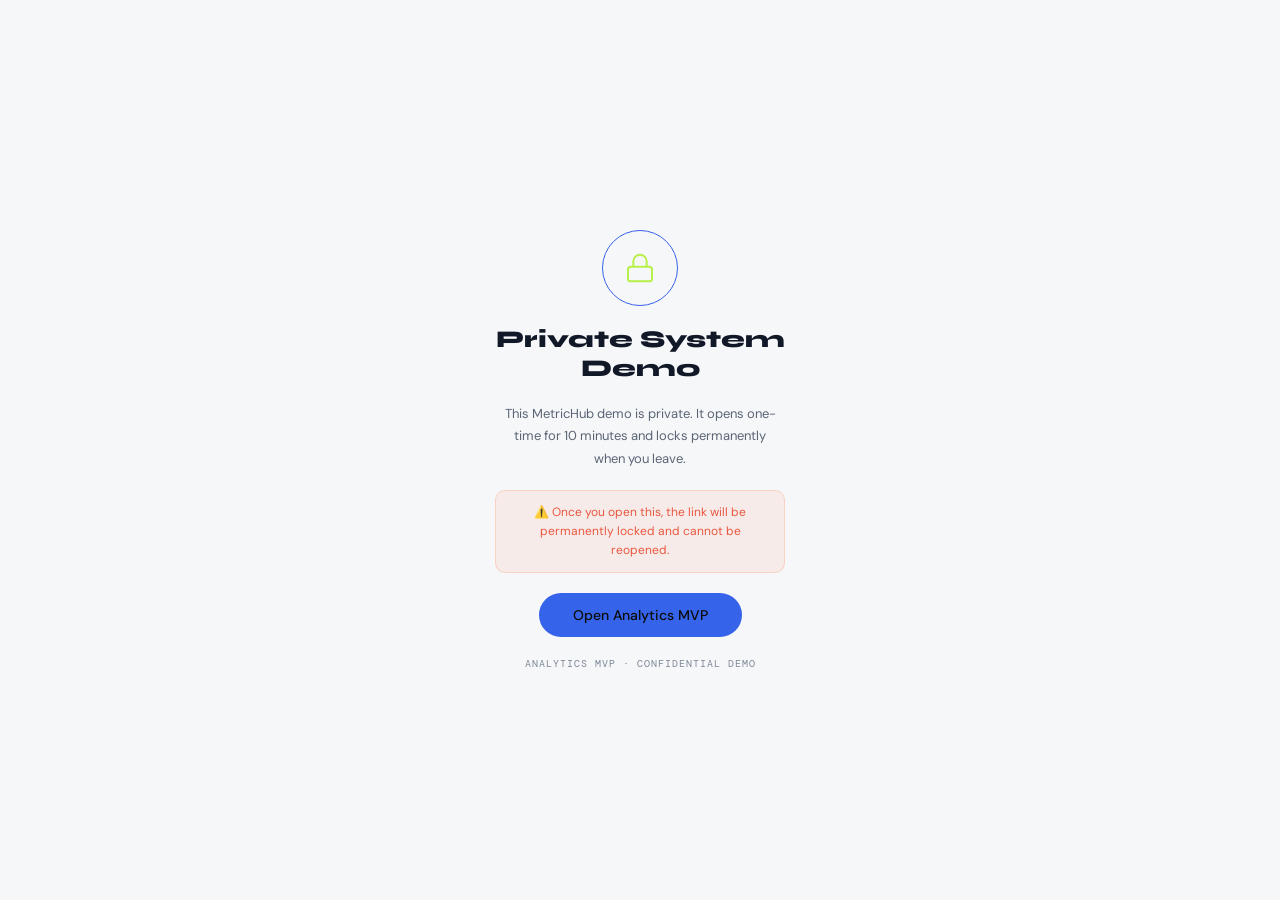
<file: mvp-analytics.html>
<!DOCTYPE html>
<html lang="en">
<head>
<meta charset="UTF-8">
<meta name="viewport" content="width=device-width, initial-scale=1.0, maximum-scale=1.0">
  <link rel="canonical" href="https://saratechsystems.com/mvp-analytics.html" />

<title>Workshop Pro</title>
<link href="https://fonts.googleapis.com/css2?family=Syne:wght@600;700;800&family=DM+Sans:wght@300;400;500&family=DM+Mono:wght@400;500&display=swap" rel="stylesheet">
<style>
:root {
  --bg: #0C0C0A;
  --s1: #131311;
  --s2: #1A1A17;
  --s3: #222220;
  --border: rgba(255,255,255,0.07);
  --border2: rgba(255,255,255,0.12);
  --accent: #B8F04A;
  --accent2: #FF6B35;
  --accent3: #7C6FFF;
  --text: #F0EDE8;
  --muted: #888880;
  --muted2: #444440;
  --green: #B8F04A;
  --red: #FF6B35;
  --blue: #7C6FFF;
  --yellow: #FFD166;
}
*{box-sizing:border-box;margin:0;padding:0;}
body{background:var(--bg);color:var(--text);font-family:'DM Sans',sans-serif;font-size:14px;height:100vh;display:flex;overflow:hidden;}

/* ONE-TIME VIEW GATE */
#otv-gate{position:fixed;inset:0;background:var(--bg);z-index:9999;display:flex;align-items:center;justify-content:center;flex-direction:column;gap:20px;padding:32px;text-align:center;}
#otv-expired{position:fixed;inset:0;background:var(--bg);z-index:9999;display:none;align-items:center;justify-content:center;flex-direction:column;gap:20px;padding:32px;text-align:center;}
.otv-ring{width:76px;height:76px;border-radius:50%;border:1.5px solid var(--accent);display:flex;align-items:center;justify-content:center;animation:otv-pulse 2s ease-in-out infinite;}
.otv-ring.red{border-color:var(--accent2);animation:none;}
@keyframes otv-pulse{0%,100%{box-shadow:0 0 0 0 rgba(184,240,74,0.3);}50%{box-shadow:0 0 0 14px rgba(184,240,74,0);}}
.otv-ring svg{width:32px;height:32px;}
.otv-h{font-family:'Syne',sans-serif;font-size:24px;font-weight:800;max-width:300px;line-height:1.2;}
.otv-p{color:var(--muted);font-size:13px;max-width:280px;line-height:1.7;}
.otv-warn{background:rgba(255,107,53,0.08);border:1px solid rgba(255,107,53,0.2);border-radius:10px;padding:12px 18px;font-size:12px;color:var(--accent2);max-width:290px;line-height:1.6;}
.otv-btn{background:var(--accent);color:#0C0C0A;border:none;border-radius:100px;padding:13px 34px;font-size:14px;font-weight:500;font-family:'DM Sans',sans-serif;cursor:pointer;transition:transform 0.15s,opacity 0.15s;}
.otv-btn:hover{transform:scale(1.03);}
.otv-btn:active{transform:scale(0.97);}
.otv-bar{width:260px;height:3px;background:rgba(255,255,255,0.07);border-radius:2px;overflow:hidden;display:none;}
.otv-fill{height:100%;width:100%;background:var(--accent);border-radius:2px;transition:width 1.6s linear;}
.otv-meta{font-family:'DM Mono',monospace;font-size:10px;color:var(--muted2);letter-spacing:1px;}
.otv-timer{font-family:'DM Mono',monospace;font-size:12px;color:var(--accent2);margin-top:-8px;}
#app-wrap{display:none;width:100%;height:100%;}

/* SIDEBAR */
.sidebar{width:220px;min-width:220px;background:var(--s1);border-right:1px solid var(--border);display:flex;flex-direction:column;height:100vh;overflow-y:auto;}
.logo{padding:20px 18px 16px;border-bottom:1px solid var(--border);}
.logo-text{font-family:'Syne',sans-serif;font-size:18px;font-weight:800;color:var(--accent);letter-spacing:-0.5px;}
.logo-sub{font-size:10px;font-family:'DM Mono',monospace;color:var(--muted2);letter-spacing:1px;margin-top:2px;}
.nav-section{padding:14px 12px 6px;}
.nav-label{font-family:'DM Mono',monospace;font-size:9px;letter-spacing:2px;color:var(--muted2);padding:0 6px;margin-bottom:6px;}
.nav-item{display:flex;align-items:center;gap:10px;padding:9px 10px;border-radius:8px;cursor:pointer;font-size:13px;color:var(--muted);transition:all 0.15s;margin-bottom:2px;border:1px solid transparent;}
.nav-item:hover{background:var(--s2);color:var(--text);}
.nav-item.active{background:rgba(184,240,74,0.08);color:var(--accent);border-color:rgba(184,240,74,0.15);}
.nav-icon{width:16px;height:16px;flex-shrink:0;opacity:0.7;}
.nav-item.active .nav-icon{opacity:1;}
.sidebar-footer{margin-top:auto;padding:14px 12px;border-top:1px solid var(--border);}
.user-pill{display:flex;align-items:center;gap:10px;padding:10px;background:var(--s2);border-radius:10px;border:1px solid var(--border);}
.avatar{width:30px;height:30px;border-radius:8px;background:rgba(184,240,74,0.15);border:1px solid rgba(184,240,74,0.25);display:flex;align-items:center;justify-content:center;font-size:12px;font-weight:500;color:var(--accent);}
.user-name{font-size:12px;font-weight:500;}
.user-role{font-size:10px;color:var(--muted);font-family:'DM Mono',monospace;}

/* MAIN */
.main{flex:1;display:flex;flex-direction:column;overflow:hidden;}
.topbar{background:var(--s1);border-bottom:1px solid var(--border);padding:12px 24px;display:flex;align-items:center;justify-content:space-between;flex-shrink:0;}
.topbar-title{font-family:'Syne',sans-serif;font-size:16px;font-weight:700;}
.topbar-right{display:flex;align-items:center;gap:10px;}
.btn{display:inline-flex;align-items:center;gap:7px;padding:8px 16px;border-radius:8px;border:none;cursor:pointer;font-size:13px;font-family:'DM Sans',sans-serif;font-weight:500;transition:all 0.15s;}
.btn-primary{background:var(--accent);color:#0C0C0A;}
.btn-primary:hover{opacity:0.9;}
.btn-ghost{background:var(--s2);color:var(--muted);border:1px solid var(--border);}
.btn-ghost:hover{color:var(--text);border-color:var(--border2);}
.btn-danger{background:rgba(255,107,53,0.1);color:var(--red);border:1px solid rgba(255,107,53,0.2);}
.btn-sm{padding:5px 10px;font-size:11px;}
.page{flex:1;overflow-y:auto;padding:24px;}
.page-section{display:none;}
.page-section.active{display:block;}

/* CARDS */
.card{background:var(--s1);border:1px solid var(--border);border-radius:12px;padding:20px;margin-bottom:16px;}
.card-title{font-family:'Syne',sans-serif;font-size:14px;font-weight:700;margin-bottom:14px;display:flex;align-items:center;gap:8px;}

/* STAT CARDS */
.stats-grid{display:grid;grid-template-columns:repeat(4,1fr);gap:12px;margin-bottom:20px;}
.stat-card{background:var(--s1);border:1px solid var(--border);border-radius:12px;padding:18px;}
.stat-value{font-family:'DM Mono',monospace;font-size:22px;font-weight:500;margin-bottom:4px;}
.stat-label{font-size:11px;color:var(--muted);}
.stat-change{font-size:11px;font-family:'DM Mono',monospace;margin-top:6px;}
.up{color:var(--green);}
.down{color:var(--red);}

/* TABLE */
.table-wrap{background:var(--s1);border:1px solid var(--border);border-radius:12px;overflow:hidden;margin-bottom:16px;}
table{width:100%;border-collapse:collapse;}
thead th{text-align:left;padding:10px 16px;font-family:'DM Mono',monospace;font-size:10px;letter-spacing:1px;color:var(--muted2);border-bottom:1px solid var(--border);font-weight:400;background:var(--s2);}
tbody td{padding:11px 16px;border-bottom:1px solid var(--border);font-size:13px;vertical-align:middle;}
tbody tr:last-child td{border-bottom:none;}
tbody tr:hover td{background:rgba(255,255,255,0.015);}
.badge{display:inline-flex;align-items:center;padding:3px 8px;border-radius:100px;font-size:10px;font-family:'DM Mono',monospace;font-weight:500;}
.badge-green{background:rgba(184,240,74,0.1);color:var(--green);border:1px solid rgba(184,240,74,0.2);}
.badge-orange{background:rgba(255,107,53,0.1);color:var(--red);border:1px solid rgba(255,107,53,0.2);}
.badge-blue{background:rgba(124,111,255,0.1);color:var(--blue);border:1px solid rgba(124,111,255,0.2);}
.badge-yellow{background:rgba(255,209,102,0.1);color:var(--yellow);border:1px solid rgba(255,209,102,0.2);}

/* FORM */
.form-grid{display:grid;grid-template-columns:1fr 1fr;gap:14px;margin-bottom:16px;}
.form-grid-3{display:grid;grid-template-columns:1fr 1fr 1fr;gap:14px;margin-bottom:16px;}
.field{display:flex;flex-direction:column;gap:6px;}
.field label{font-size:11px;color:var(--muted);font-family:'DM Mono',monospace;letter-spacing:0.5px;}
.field input,.field select,.field textarea{background:var(--s2);border:1px solid var(--border);border-radius:8px;padding:9px 12px;color:var(--text);font-family:'DM Sans',sans-serif;font-size:13px;outline:none;transition:border-color 0.15s;}
.field input:focus,.field select:focus,.field textarea:focus{border-color:rgba(184,240,74,0.3);}
.field select option{background:var(--s2);}
.field textarea{resize:vertical;min-height:70px;}

/* MODAL */
.modal-overlay{display:none;position:fixed;inset:0;background:rgba(0,0,0,0.7);z-index:100;align-items:center;justify-content:center;padding:20px;}
.modal-overlay.open{display:flex;}
.modal{background:var(--s1);border:1px solid var(--border2);border-radius:16px;padding:24px;width:100%;max-width:560px;max-height:90vh;overflow-y:auto;}
.modal-title{font-family:'Syne',sans-serif;font-size:16px;font-weight:700;margin-bottom:20px;display:flex;justify-content:space-between;align-items:center;}
.modal-close{background:var(--s2);border:1px solid var(--border);border-radius:6px;padding:4px 8px;cursor:pointer;color:var(--muted);font-size:12px;}

/* GRID LAYOUTS */
.grid-2{display:grid;grid-template-columns:1fr 1fr;gap:14px;}
.grid-3{display:grid;grid-template-columns:1fr 1fr 1fr;gap:14px;}

/* PL ROW */
.pl-row{display:flex;justify-content:space-between;padding:10px 0;border-bottom:1px solid var(--border);font-size:13px;}
.pl-row:last-child{border-bottom:none;}
.pl-row.total{font-weight:500;font-size:14px;}
.pl-label{color:var(--muted);}
.pl-val{font-family:'DM Mono',monospace;}

/* TOAST */
.toast{position:fixed;bottom:24px;right:24px;background:var(--s2);border:1px solid var(--border2);border-radius:10px;padding:12px 18px;font-size:13px;z-index:999;transform:translateY(80px);opacity:0;transition:all 0.3s;max-width:280px;}
.toast.show{transform:translateY(0);opacity:1;}
.toast.success{border-color:rgba(184,240,74,0.3);color:var(--green);}
.toast.error{border-color:rgba(255,107,53,0.3);color:var(--red);}

/* ITEMS LINE (job card) */
.line-items{border:1px solid var(--border);border-radius:10px;overflow:hidden;margin-bottom:14px;}
.line-item-row{display:grid;grid-template-columns:2fr 1fr 1fr 80px 36px;gap:8px;padding:10px 12px;border-bottom:1px solid var(--border);align-items:center;}
.line-item-row:last-child{border-bottom:none;}
.line-item-header{background:var(--s2);font-family:'DM Mono',monospace;font-size:10px;color:var(--muted2);letter-spacing:1px;}
.remove-btn{background:none;border:none;color:var(--muted2);cursor:pointer;font-size:16px;line-height:1;padding:2px 6px;border-radius:4px;}
.remove-btn:hover{color:var(--red);background:rgba(255,107,53,0.1);}

/* VEHICLE CARDS */
.vehicle-grid{display:grid;grid-template-columns:1fr 1fr;gap:14px;margin-bottom:16px;}
.vehicle-card{background:var(--s1);border:1px solid var(--border);border-radius:12px;padding:18px;}
.vehicle-header{display:flex;align-items:center;gap:10px;margin-bottom:14px;}
.vehicle-icon{font-size:22px;}
.vehicle-name{font-family:'Syne',sans-serif;font-size:14px;font-weight:700;}
.vehicle-stat{display:flex;justify-content:space-between;font-size:12px;padding:6px 0;border-bottom:1px solid var(--border);}
.vehicle-stat:last-child{border-bottom:none;}
.vehicle-stat-label{color:var(--muted);}
.vehicle-stat-val{font-family:'DM Mono',monospace;}

/* STOCK BAR */
.stock-bar{height:4px;background:var(--s3);border-radius:2px;margin-top:6px;overflow:hidden;}
.stock-fill{height:100%;border-radius:2px;transition:width 0.3s;}

/* SEARCH BAR */
.search-bar{background:var(--s2);border:1px solid var(--border);border-radius:8px;padding:8px 14px;display:flex;align-items:center;gap:10px;margin-bottom:16px;}
.search-bar input{background:none;border:none;outline:none;color:var(--text);font-size:13px;flex:1;font-family:'DM Sans',sans-serif;}
.search-icon{color:var(--muted);font-size:14px;}

/* RESPONSIVE */
@media(max-width:768px){
  .sidebar{width:60px;min-width:60px;}
  .logo-text,.logo-sub,.nav-label,.nav-item span,.user-name,.user-role{display:none;}
  .nav-item{justify-content:center;padding:10px;}
  .stats-grid{grid-template-columns:1fr 1fr;}
  .form-grid,.form-grid-3{grid-template-columns:1fr;}
  .grid-2,.grid-3,.vehicle-grid{grid-template-columns:1fr;}
}
</style>
</head>
<body>

<!-- ONE-TIME VIEW GATE -->
<div id="otv-gate">
  <div class="otv-ring">
    <svg viewBox="0 0 24 24" fill="none" stroke="#B8F04A" stroke-width="1.5" stroke-linecap="round" stroke-linejoin="round">
      <rect x="3" y="11" width="18" height="11" rx="2"/><path d="M7 11V7a5 5 0 0 1 10 0v4"/>
    </svg>
  </div>
  <div class="otv-h">Private System Demo</div>
  <p class="otv-p">This Workshop Pro demo has been shared with you privately. It can only be opened once — take screenshots if needed.</p>
  <div class="otv-warn">⚠️ Once you open this, the link will be permanently locked and cannot be reopened.</div>
  <div class="otv-bar" id="otv-bar"><div class="otv-fill" id="otv-fill"></div></div>
  <button class="otv-btn" id="otv-open-btn" onclick="otvOpen()">Open Workshop Pro</button>
  <div class="otv-meta">WORKSHOP PRO · CONFIDENTIAL DEMO</div>
</div>

<!-- EXPIRED SCREEN -->
<div id="otv-expired">
  <div class="otv-ring red">
    <svg viewBox="0 0 24 24" fill="none" stroke="#FF6B35" stroke-width="1.5" stroke-linecap="round" stroke-linejoin="round">
      <circle cx="12" cy="12" r="10"/><line x1="15" y1="9" x2="9" y2="15"/><line x1="9" y1="9" x2="15" y2="15"/>
    </svg>
  </div>
  <div class="otv-h" style="color:var(--accent2)">Demo Expired</div>
  <p class="otv-p">This demo link has already been viewed and is no longer available. Contact the sender for a new link.</p>
  <div class="otv-meta">WORKSHOP PRO · ONE-TIME VIEW</div>
</div>

<!-- APP WRAPPER -->
<div id="app-wrap">

<!-- SIDEBAR -->
<nav class="sidebar">
  <div class="logo">
    <div class="logo-text">Workshop Pro</div>
    <div class="logo-sub">MANAGEMENT SYSTEM</div>
  </div>

  <div class="nav-section">
    <div class="nav-label">Operations</div>
    <div class="nav-item active" onclick="goto('dashboard')">
      <svg class="nav-icon" viewBox="0 0 24 24" fill="none" stroke="currentColor" stroke-width="1.5"><rect x="3" y="3" width="7" height="7" rx="1"/><rect x="14" y="3" width="7" height="7" rx="1"/><rect x="3" y="14" width="7" height="7" rx="1"/><rect x="14" y="14" width="7" height="7" rx="1"/></svg>
      <span>Dashboard</span>
    </div>
    <div class="nav-item" onclick="goto('service-mgmt')">
      <svg class="nav-icon" viewBox="0 0 24 24" fill="none" stroke="currentColor" stroke-width="1.5"><path d="M14 2H6a2 2 0 0 0-2 2v16a2 2 0 0 0 2 2h12a2 2 0 0 0 2-2V8z"/><polyline points="14 2 14 8 20 8"/></svg>
      <span>Service Mgmt</span>
    </div>
    <div class="nav-item" onclick="goto('pending-jobs')">
      <svg class="nav-icon" viewBox="0 0 24 24" fill="none" stroke="currentColor" stroke-width="1.5"><circle cx="12" cy="12" r="10"/><polyline points="12 6 12 12 16 14"/></svg>
      <span>Pending Jobs</span>
    </div>
    <div class="nav-item" onclick="goto('cashiering')">
      <svg class="nav-icon" viewBox="0 0 24 24" fill="none" stroke="currentColor" stroke-width="1.5"><line x1="12" y1="1" x2="12" y2="23"/><path d="M17 5H9.5a3.5 3.5 0 0 0 0 7h5a3.5 3.5 0 0 1 0 7H6"/></svg>
      <span>Cashiering</span>
    </div>
    <div class="nav-item" onclick="goto('direct-sales')">
      <svg class="nav-icon" viewBox="0 0 24 24" fill="none" stroke="currentColor" stroke-width="1.5"><path d="M6 2L3 6v14a2 2 0 0 0 2 2h14a2 2 0 0 0 2-2V6l-3-4z"/><line x1="3" y1="6" x2="21" y2="6"/></svg>
      <span>Direct Sales</span>
    </div>
    <div class="nav-item" onclick="goto('quotations')">
      <svg class="nav-icon" viewBox="0 0 24 24" fill="none" stroke="currentColor" stroke-width="1.5"><path d="M21 15a2 2 0 0 1-2 2H7l-4 4V5a2 2 0 0 1 2-2h14a2 2 0 0 1 2 2z"/></svg>
      <span>Quotations</span>
    </div>
  </div>

  <div class="nav-section">
    <div class="nav-label">Management</div>
    <div class="nav-item" onclick="goto('stock')">
      <svg class="nav-icon" viewBox="0 0 24 24" fill="none" stroke="currentColor" stroke-width="1.5"><path d="M21 16V8a2 2 0 0 0-1-1.73l-7-4a2 2 0 0 0-2 0l-7 4A2 2 0 0 0 3 8v8a2 2 0 0 0 1 1.73l7 4a2 2 0 0 0 2 0l7-4A2 2 0 0 0 21 16z"/></svg>
      <span>Stock Control</span>
    </div>
    <div class="nav-item" onclick="goto('imports')">
      <svg class="nav-icon" viewBox="0 0 24 24" fill="none" stroke="currentColor" stroke-width="1.5"><path d="M21 10c0 7-9 13-9 13s-9-6-9-13a9 9 0 0 1 18 0z"/><circle cx="12" cy="10" r="3"/></svg>
      <span>Oil Imports</span>
    </div>
    <div class="nav-item" onclick="goto('vehicles')">
      <svg class="nav-icon" viewBox="0 0 24 24" fill="none" stroke="currentColor" stroke-width="1.5"><rect x="1" y="3" width="15" height="13" rx="2"/><path d="M16 8h4l3 5v3h-7V8z"/><circle cx="5.5" cy="18.5" r="2.5"/><circle cx="18.5" cy="18.5" r="2.5"/></svg>
      <span>Vehicles</span>
    </div>
    <div class="nav-item" onclick="goto('customers')">
      <svg class="nav-icon" viewBox="0 0 24 24" fill="none" stroke="currentColor" stroke-width="1.5"><path d="M17 21v-2a4 4 0 0 0-4-4H5a4 4 0 0 0-4 4v2"/><circle cx="9" cy="7" r="4"/><path d="M23 21v-2a4 4 0 0 0-3-3.87"/><path d="M16 3.13a4 4 0 0 1 0 7.75"/></svg>
      <span>Customers</span>
    </div>
    <div class="nav-item" onclick="goto('accounts')">
      <svg class="nav-icon" viewBox="0 0 24 24" fill="none" stroke="currentColor" stroke-width="1.5"><path d="M20 21v-2a4 4 0 0 0-4-4H8a4 4 0 0 0-4 4v2"/><circle cx="12" cy="7" r="4"/></svg>
      <span>Accounts</span>
    </div>
  </div>

  <div class="nav-section">
    <div class="nav-label">Finance</div>
    <div class="nav-item" onclick="goto('pl')">
      <svg class="nav-icon" viewBox="0 0 24 24" fill="none" stroke="currentColor" stroke-width="1.5"><line x1="18" y1="20" x2="18" y2="10"/><line x1="12" y1="20" x2="12" y2="4"/><line x1="6" y1="20" x2="6" y2="14"/></svg>
      <span>Profit & Loss</span>
    </div>
    <div class="nav-item" onclick="goto('reports')">
      <svg class="nav-icon" viewBox="0 0 24 24" fill="none" stroke="currentColor" stroke-width="1.5"><path d="M14 2H6a2 2 0 0 0-2 2v16a2 2 0 0 0 2 2h12a2 2 0 0 0 2-2V8z"/><polyline points="14 2 14 8 20 8"/><line x1="16" y1="13" x2="8" y2="13"/><line x1="16" y1="17" x2="8" y2="17"/></svg>
      <span>Reports</span>
    </div>
    <div class="nav-item" onclick="goto('search')">
      <svg class="nav-icon" viewBox="0 0 24 24" fill="none" stroke="currentColor" stroke-width="1.5"><circle cx="11" cy="11" r="8"/><line x1="21" y1="21" x2="16.65" y2="16.65"/></svg>
      <span>Search</span>
    </div>
    <div class="nav-item" onclick="goto('settings')">
      <svg class="nav-icon" viewBox="0 0 24 24" fill="none" stroke="currentColor" stroke-width="1.5"><circle cx="12" cy="12" r="3"/><path d="M19.4 15a1.65 1.65 0 0 0 .33 1.82l.06.06a2 2 0 0 1-2.83 2.83l-.06-.06a1.65 1.65 0 0 0-1.82-.33 1.65 1.65 0 0 0-1 1.51V21a2 2 0 0 1-4 0v-.09A1.65 1.65 0 0 0 9 19.4a1.65 1.65 0 0 0-1.82.33l-.06.06a2 2 0 0 1-2.83-2.83l.06-.06A1.65 1.65 0 0 0 4.68 15a1.65 1.65 0 0 0-1.51-1H3a2 2 0 0 1 0-4h.09A1.65 1.65 0 0 0 4.6 9a1.65 1.65 0 0 0-.33-1.82l-.06-.06a2 2 0 0 1 2.83-2.83l.06.06A1.65 1.65 0 0 0 9 4.68a1.65 1.65 0 0 0 1-1.51V3a2 2 0 0 1 4 0v.09a1.65 1.65 0 0 0 1 1.51 1.65 1.65 0 0 0 1.82-.33l.06-.06a2 2 0 0 1 2.83 2.83l-.06.06A1.65 1.65 0 0 0 19.4 9a1.65 1.65 0 0 0 1.51 1H21a2 2 0 0 1 0 4h-.09a1.65 1.65 0 0 0-1.51 1z"/></svg>
      <span>Settings</span>
    </div>
  </div>

  <div class="sidebar-footer">
    <div class="user-pill">
      <div class="avatar">JM</div>
      <div>
        <div class="user-name">Juma Motors</div>
        <div class="user-role">OWNER</div>
      </div>
    </div>
  </div>
</nav>

<!-- MAIN CONTENT -->
<div class="main">
  <div class="topbar">
    <div class="topbar-title" id="page-title">Dashboard</div>
    <div class="topbar-right">
      <button class="btn btn-ghost btn-sm" onclick="sendWhatsApp()">📱 Send Report</button>
      <button class="btn btn-primary btn-sm" onclick="goto('service-mgmt');openModal('job-modal')">+ New Job Card</button>
    </div>
  </div>

  <div class="page">

    <!-- ═══════════════════════════════════ DASHBOARD ═══ -->
    <div class="page-section active" id="sec-dashboard">
      <div class="stats-grid">
        <div class="stat-card">
          <div class="stat-value up">KSh 48,200</div>
          <div class="stat-label">Today's Revenue</div>
          <div class="stat-change up">↑ 12% vs yesterday</div>
        </div>
        <div class="stat-card">
          <div class="stat-value" style="color:var(--blue)">14</div>
          <div class="stat-label">Jobs Today</div>
          <div class="stat-change up">↑ 3 more than avg</div>
        </div>
        <div class="stat-card">
          <div class="stat-value" style="color:var(--yellow)">320 L</div>
          <div class="stat-label">Oil Stock Left</div>
          <div class="stat-change down">⚠ Reorder soon</div>
        </div>
        <div class="stat-card">
          <div class="stat-value up">KSh 115K</div>
          <div class="stat-label">Month Net Profit</div>
          <div class="stat-change up">↑ Profitable</div>
        </div>
      </div>

      <div class="grid-2">
        <div class="card">
          <div class="card-title">Today's Jobs</div>
          <table>
            <thead><tr><th>PLATE</th><th>SERVICE</th><th>STAFF</th><th>STATUS</th><th>AMT</th></tr></thead>
            <tbody id="dashboard-jobs">
              <tr><td>KDH 234A</td><td>Oil Change 5W-30</td><td>Ali</td><td><span class="badge badge-green">Done</span></td><td style="font-family:'DM Mono',monospace">3,500</td></tr>
              <tr><td>KBC 001K</td><td>Wheel Alignment</td><td>John</td><td><span class="badge badge-orange">Pending</span></td><td style="font-family:'DM Mono',monospace">2,000</td></tr>
              <tr><td>KBZ 554J</td><td>Oil Change 10W-40</td><td>Ali</td><td><span class="badge badge-green">Done</span></td><td style="font-family:'DM Mono',monospace">4,200</td></tr>
              <tr><td>KCG 112B</td><td>Wheel Balancing</td><td>John</td><td><span class="badge badge-blue">Cashier</span></td><td style="font-family:'DM Mono',monospace">1,500</td></tr>
              <tr><td>KDA 789M</td><td>Oil Change + Filter</td><td>Ali</td><td><span class="badge badge-green">Done</span></td><td style="font-family:'DM Mono',monospace">5,800</td></tr>
            </tbody>
          </table>
        </div>
        <div>
          <div class="card">
            <div class="card-title">Revenue Breakdown</div>
            <div class="pl-row"><span class="pl-label">Oil Sales</span><span class="pl-val up">KSh 28,400</span></div>
            <div class="pl-row"><span class="pl-label">Workshop Services</span><span class="pl-val up">KSh 12,800</span></div>
            <div class="pl-row"><span class="pl-label">Direct Sales</span><span class="pl-val up">KSh 7,000</span></div>
            <div class="pl-row total"><span>Total</span><span class="pl-val up">KSh 48,200</span></div>
          </div>
          <div class="card">
            <div class="card-title">⚠ Low Stock Alerts</div>
            <div class="pl-row"><span class="pl-label">Castrol 10W-40</span><span class="pl-val down">18 L left</span></div>
            <div class="pl-row"><span class="pl-label">Shell 5W-30</span><span class="pl-val down">24 L left</span></div>
            <div class="pl-row"><span class="pl-label">Total Quartz 20W-50</span><span class="pl-val" style="color:var(--yellow)">45 L left</span></div>
          </div>
        </div>
      </div>
    </div>

    <!-- ═══════════════════════════════════ SERVICE MANAGEMENT ═══ -->
    <div class="page-section" id="sec-service-mgmt">
      <div style="display:flex;justify-content:space-between;align-items:center;margin-bottom:16px">
        <div style="font-size:13px;color:var(--muted)">Create and manage job cards for all workshop services</div>
        <button class="btn btn-primary" onclick="openModal('job-modal')">+ New Job Card</button>
      </div>
      <div class="table-wrap">
        <table>
          <thead><tr><th>JOB #</th><th>DATE</th><th>CAR PLATE</th><th>CUSTOMER</th><th>SERVICES</th><th>AMOUNT</th><th>PAYMENT</th><th>STATUS</th><th>ACTION</th></tr></thead>
          <tbody>
            <tr><td style="font-family:'DM Mono',monospace;color:var(--accent)">#JC-0041</td><td>03 May 2026</td><td>KDH 234A</td><td>Hassan Osman</td><td>Oil Change 5W-30</td><td style="font-family:'DM Mono',monospace">3,500</td><td>M-Pesa</td><td><span class="badge badge-green">Cleared</span></td><td><button class="btn btn-ghost btn-sm" onclick="showReceipt()">🖨 Receipt</button></td></tr>
            <tr><td style="font-family:'DM Mono',monospace;color:var(--accent)">#JC-0040</td><td>03 May 2026</td><td>KBC 001K</td><td>Amina Wanjiru</td><td>Wheel Alignment</td><td style="font-family:'DM Mono',monospace">2,000</td><td>Cash</td><td><span class="badge badge-orange">Pending</span></td><td><button class="btn btn-ghost btn-sm" onclick="openModal('job-modal')">✏ Edit</button></td></tr>
            <tr><td style="font-family:'DM Mono',monospace;color:var(--accent)">#JC-0039</td><td>02 May 2026</td><td>KBZ 554J</td><td>Peter Kamau</td><td>Oil 10W-40 + Filter</td><td style="font-family:'DM Mono',monospace">5,800</td><td>Cash</td><td><span class="badge badge-green">Cleared</span></td><td><button class="btn btn-ghost btn-sm" onclick="showReceipt()">🖨 Receipt</button></td></tr>
            <tr><td style="font-family:'DM Mono',monospace;color:var(--accent)">#JC-0038</td><td>02 May 2026</td><td>KCG 112B</td><td>James Otieno</td><td>Wheel Balancing x4</td><td style="font-family:'DM Mono',monospace">1,500</td><td>M-Pesa</td><td><span class="badge badge-blue">At Cashier</span></td><td><button class="btn btn-ghost btn-sm" onclick="goto('cashiering')">💳 Collect</button></td></tr>
            <tr><td style="font-family:'DM Mono',monospace;color:var(--accent)">#JC-0037</td><td>01 May 2026</td><td>KDA 789M</td><td>Grace Njoki</td><td>Oil Change + Alignment</td><td style="font-family:'DM Mono',monospace">7,200</td><td>Cash</td><td><span class="badge badge-green">Cleared</span></td><td><button class="btn btn-danger btn-sm" onclick="revertJob()">↩ Revert</button></td></tr>
          </tbody>
        </table>
      </div>
    </div>

    <!-- ═══════════════════════════════════ PENDING JOBS ═══ -->
    <div class="page-section" id="sec-pending-jobs">
      <div style="margin-bottom:16px;font-size:13px;color:var(--muted)">Jobs in progress — update status or add services</div>
      <div class="table-wrap">
        <table>
          <thead><tr><th>JOB #</th><th>PLATE</th><th>CUSTOMER</th><th>SERVICE</th><th>STARTED</th><th>STAFF</th><th>NOTES</th><th>ACTION</th></tr></thead>
          <tbody>
            <tr><td style="font-family:'DM Mono',monospace;color:var(--accent)">#JC-0040</td><td>KBC 001K</td><td>Amina Wanjiru</td><td>Wheel Alignment</td><td>09:30 AM</td><td>John</td><td>Front wheels only</td><td><button class="btn btn-primary btn-sm" onclick="completeJob()">✓ Complete</button></td></tr>
            <tr><td style="font-family:'DM Mono',monospace;color:var(--accent)">#JC-0042</td><td>KAD 556P</td><td>David Mwangi</td><td>Oil 5W-30 + Flush</td><td>10:15 AM</td><td>Ali</td><td>Check brake fluid too</td><td><button class="btn btn-primary btn-sm" onclick="completeJob()">✓ Complete</button></td></tr>
            <tr><td style="font-family:'DM Mono',monospace;color:var(--accent)">#JC-0043</td><td>KCC 889Q</td><td>Sarah Achieng</td><td>Balancing x4</td><td>11:00 AM</td><td>John</td><td>—</td><td><button class="btn btn-primary btn-sm" onclick="completeJob()">✓ Complete</button></td></tr>
          </tbody>
        </table>
      </div>
    </div>

    <!-- ═══════════════════════════════════ CASHIERING ═══ -->
    <div class="page-section" id="sec-cashiering">
      <div style="margin-bottom:16px;font-size:13px;color:var(--muted)">Collect payment for completed jobs</div>
      <div class="table-wrap">
        <table>
          <thead><tr><th>JOB #</th><th>PLATE</th><th>CUSTOMER</th><th>SERVICES</th><th>AMOUNT</th><th>PAYMENT</th><th>ACTION</th></tr></thead>
          <tbody>
            <tr>
              <td style="font-family:'DM Mono',monospace;color:var(--accent)">#JC-0038</td><td>KCG 112B</td><td>James Otieno</td><td>Wheel Balancing x4</td>
              <td style="font-family:'DM Mono',monospace">KSh 1,500</td>
              <td>
                <select style="background:var(--s2);border:1px solid var(--border);color:var(--text);border-radius:6px;padding:4px 8px;font-size:12px;">
                  <option>Cash</option><option>M-Pesa</option><option>Credit</option>
                </select>
              </td>
              <td><button class="btn btn-primary btn-sm" onclick="collectPayment()">💳 Collect & Print</button></td>
            </tr>
          </tbody>
        </table>
      </div>
      <div class="card" style="max-width:400px">
        <div class="card-title">M-Pesa STK Push</div>
        <div class="field" style="margin-bottom:12px">
          <label>Customer Phone</label>
          <input type="tel" placeholder="0712 345 678" value="0712 345 678">
        </div>
        <div class="field" style="margin-bottom:12px">
          <label>Amount (KSh)</label>
          <input type="number" value="1500">
        </div>
        <button class="btn btn-primary" onclick="sendSTK()">Send M-Pesa Request 📲</button>
      </div>
    </div>

    <!-- ═══════════════════════════════════ DIRECT SALES ═══ -->
    <div class="page-section" id="sec-direct-sales">
      <div style="display:flex;justify-content:space-between;margin-bottom:16px">
        <div style="font-size:13px;color:var(--muted)">Sell oil or products without creating a full job card</div>
        <button class="btn btn-primary" onclick="openModal('sale-modal')">+ New Sale</button>
      </div>
      <div class="table-wrap">
        <table>
          <thead><tr><th>SALE #</th><th>DATE</th><th>ITEM</th><th>QTY</th><th>UNIT PRICE</th><th>TOTAL</th><th>CUSTOMER</th><th>PAYMENT</th></tr></thead>
          <tbody>
            <tr><td style="font-family:'DM Mono',monospace;color:var(--accent)">#DS-012</td><td>03 May</td><td>Castrol 10W-40 4L</td><td>2</td><td style="font-family:'DM Mono',monospace">2,800</td><td style="font-family:'DM Mono',monospace">5,600</td><td>Walk-in</td><td><span class="badge badge-green">M-Pesa</span></td></tr>
            <tr><td style="font-family:'DM Mono',monospace;color:var(--accent)">#DS-011</td><td>03 May</td><td>Shell Helix 5W-30 5L</td><td>1</td><td style="font-family:'DM Mono',monospace">3,200</td><td style="font-family:'DM Mono',monospace">3,200</td><td>David Mwangi</td><td><span class="badge badge-blue">Cash</span></td></tr>
            <tr><td style="font-family:'DM Mono',monospace;color:var(--accent)">#DS-010</td><td>02 May</td><td>Total Quartz 20W-50 4L</td><td>3</td><td style="font-family:'DM Mono',monospace">1,800</td><td style="font-family:'DM Mono',monospace">5,400</td><td>Grace Njoki</td><td><span class="badge badge-green">M-Pesa</span></td></tr>
          </tbody>
        </table>
      </div>
    </div>

    <!-- ═══════════════════════════════════ QUOTATIONS ═══ -->
    <div class="page-section" id="sec-quotations">
      <div style="display:flex;justify-content:space-between;margin-bottom:16px">
        <div style="font-size:13px;color:var(--muted)">Create price estimates before work begins</div>
        <button class="btn btn-primary" onclick="openModal('quote-modal')">+ New Quotation</button>
      </div>
      <div class="table-wrap">
        <table>
          <thead><tr><th>QUOTE #</th><th>DATE</th><th>CUSTOMER</th><th>PLATE</th><th>SERVICES</th><th>AMOUNT</th><th>STATUS</th><th>ACTION</th></tr></thead>
          <tbody>
            <tr><td style="font-family:'DM Mono',monospace;color:var(--accent)">#Q-008</td><td>03 May</td><td>Hassan Osman</td><td>KDH 234A</td><td>Full service package</td><td style="font-family:'DM Mono',monospace">12,500</td><td><span class="badge badge-yellow">Sent</span></td><td><button class="btn btn-primary btn-sm" onclick="convertQuote()">→ Convert to Job</button></td></tr>
            <tr><td style="font-family:'DM Mono',monospace;color:var(--accent)">#Q-007</td><td>02 May</td><td>Amina Wanjiru</td><td>KBC 001K</td><td>Alignment + Balancing</td><td style="font-family:'DM Mono',monospace">4,500</td><td><span class="badge badge-green">Accepted</span></td><td><button class="btn btn-primary btn-sm" onclick="convertQuote()">→ Convert to Job</button></td></tr>
            <tr><td style="font-family:'DM Mono',monospace;color:var(--accent)">#Q-006</td><td>01 May</td><td>James Otieno</td><td>KCG 112B</td><td>Oil change + filter</td><td style="font-family:'DM Mono',monospace">5,200</td><td><span class="badge badge-orange">Declined</span></td><td><button class="btn btn-ghost btn-sm">Archive</button></td></tr>
          </tbody>
        </table>
      </div>
    </div>

    <!-- ═══════════════════════════════════ STOCK CONTROL ═══ -->
    <div class="page-section" id="sec-stock">
      <div style="display:flex;justify-content:space-between;margin-bottom:16px">
        <div style="font-size:13px;color:var(--muted)">Live inventory — auto-deducted on each job</div>
        <div style="display:flex;gap:8px">
          <button class="btn btn-ghost" onclick="openModal('receive-modal')">+ Receive Stock</button>
          <button class="btn btn-primary" onclick="openModal('stock-modal')">+ Add Product</button>
        </div>
      </div>
      <div class="table-wrap">
        <table>
          <thead><tr><th>PRODUCT</th><th>CATEGORY</th><th>QTY ON HAND</th><th>REORDER LEVEL</th><th>COST/L</th><th>SELL/L</th><th>MARGIN</th><th>STATUS</th></tr></thead>
          <tbody>
            <tr>
              <td>Castrol 10W-40</td><td>Engine Oil</td>
              <td><div style="font-family:'DM Mono',monospace">18 L</div><div class="stock-bar"><div class="stock-fill" style="width:18%;background:var(--red)"></div></div></td>
              <td style="font-family:'DM Mono',monospace">30 L</td>
              <td style="font-family:'DM Mono',monospace">380</td><td style="font-family:'DM Mono',monospace">650</td>
              <td style="font-family:'DM Mono',monospace;color:var(--green)">+42%</td>
              <td><span class="badge badge-orange">Low Stock</span></td>
            </tr>
            <tr>
              <td>Shell Helix 5W-30</td><td>Engine Oil</td>
              <td><div style="font-family:'DM Mono',monospace">24 L</div><div class="stock-bar"><div class="stock-fill" style="width:24%;background:var(--red)"></div></div></td>
              <td style="font-family:'DM Mono',monospace">30 L</td>
              <td style="font-family:'DM Mono',monospace">420</td><td style="font-family:'DM Mono',monospace">700</td>
              <td style="font-family:'DM Mono',monospace;color:var(--green)">+40%</td>
              <td><span class="badge badge-orange">Low Stock</span></td>
            </tr>
            <tr>
              <td>Total Quartz 20W-50</td><td>Engine Oil</td>
              <td><div style="font-family:'DM Mono',monospace">120 L</div><div class="stock-bar"><div class="stock-fill" style="width:60%;background:var(--green)"></div></div></td>
              <td style="font-family:'DM Mono',monospace">40 L</td>
              <td style="font-family:'DM Mono',monospace">320</td><td style="font-family:'DM Mono',monospace">550</td>
              <td style="font-family:'DM Mono',monospace;color:var(--green)">+41%</td>
              <td><span class="badge badge-green">OK</span></td>
            </tr>
            <tr>
              <td>Mobil Super 10W-40</td><td>Engine Oil</td>
              <td><div style="font-family:'DM Mono',monospace">85 L</div><div class="stock-bar"><div class="stock-fill" style="width:70%;background:var(--green)"></div></div></td>
              <td style="font-family:'DM Mono',monospace">30 L</td>
              <td style="font-family:'DM Mono',monospace">360</td><td style="font-family:'DM Mono',monospace">620</td>
              <td style="font-family:'DM Mono',monospace;color:var(--green)">+42%</td>
              <td><span class="badge badge-green">OK</span></td>
            </tr>
            <tr>
              <td>Gear Oil 80W-90</td><td>Gear Oil</td>
              <td><div style="font-family:'DM Mono',monospace">40 L</div><div class="stock-bar"><div class="stock-fill" style="width:50%;background:var(--yellow)"></div></div></td>
              <td style="font-family:'DM Mono',monospace">20 L</td>
              <td style="font-family:'DM Mono',monospace">280</td><td style="font-family:'DM Mono',monospace">480</td>
              <td style="font-family:'DM Mono',monospace;color:var(--green)">+41%</td>
              <td><span class="badge badge-blue">Normal</span></td>
            </tr>
          </tbody>
        </table>
      </div>
    </div>

    <!-- ═══════════════════════════════════ OIL IMPORTS ═══ -->
    <div class="page-section" id="sec-imports">
      <div style="display:flex;justify-content:space-between;margin-bottom:16px">
        <div style="font-size:13px;color:var(--muted)">Track every import shipment with full landed cost</div>
        <button class="btn btn-primary" onclick="openModal('import-modal')">+ New Shipment</button>
      </div>
      <div class="table-wrap">
        <table>
          <thead><tr><th>SHIPMENT #</th><th>SUPPLIER</th><th>QTY</th><th>INVOICE USD</th><th>FREIGHT</th><th>DUTY+CLEARING</th><th>LANDED KSH/L</th><th>STATUS</th></tr></thead>
          <tbody>
            <tr>
              <td style="font-family:'DM Mono',monospace;color:var(--accent)">#IMP-007</td><td>Dubai Lubricants LLC</td>
              <td style="font-family:'DM Mono',monospace">500 L</td>
              <td style="font-family:'DM Mono',monospace">$820</td>
              <td style="font-family:'DM Mono',monospace">KSh 14,200</td>
              <td style="font-family:'DM Mono',monospace">KSh 38,400</td>
              <td style="font-family:'DM Mono',monospace;color:var(--accent)">KSh 372/L</td>
              <td><span class="badge badge-green">Received</span></td>
            </tr>
            <tr>
              <td style="font-family:'DM Mono',monospace;color:var(--accent)">#IMP-006</td><td>Gulf Oil Trading</td>
              <td style="font-family:'DM Mono',monospace">300 L</td>
              <td style="font-family:'DM Mono',monospace">$510</td>
              <td style="font-family:'DM Mono',monospace">KSh 9,800</td>
              <td style="font-family:'DM Mono',monospace">KSh 24,100</td>
              <td style="font-family:'DM Mono',monospace;color:var(--accent)">KSh 384/L</td>
              <td><span class="badge badge-yellow">In Transit</span></td>
            </tr>
            <tr>
              <td style="font-family:'DM Mono',monospace;color:var(--accent)">#IMP-005</td><td>Dubai Lubricants LLC</td>
              <td style="font-family:'DM Mono',monospace">800 L</td>
              <td style="font-family:'DM Mono',monospace">$1,280</td>
              <td style="font-family:'DM Mono',monospace">KSh 22,000</td>
              <td style="font-family:'DM Mono',monospace">KSh 58,000</td>
              <td style="font-family:'DM Mono',monospace;color:var(--accent)">KSh 368/L</td>
              <td><span class="badge badge-green">Received</span></td>
            </tr>
          </tbody>
        </table>
      </div>
      <div class="card" style="max-width:500px">
        <div class="card-title">Average Landed Cost (Last 3 Shipments)</div>
        <div class="pl-row"><span class="pl-label">Avg cost per litre</span><span class="pl-val" style="color:var(--yellow)">KSh 374/L</span></div>
        <div class="pl-row"><span class="pl-label">Avg sell price</span><span class="pl-val up">KSh 625/L</span></div>
        <div class="pl-row"><span class="pl-label">Avg gross margin</span><span class="pl-val up">+67%</span></div>
        <div class="pl-row"><span class="pl-label">Exchange rate used</span><span class="pl-val">USD 1 = KSh 130</span></div>
      </div>
    </div>

    <!-- ═══════════════════════════════════ VEHICLES ═══ -->
    <div class="page-section" id="sec-vehicles">
      <div style="margin-bottom:16px;font-size:13px;color:var(--muted)">Track expenses and profitability per vehicle</div>
      <div class="vehicle-grid">
        <div class="vehicle-card">
          <div class="vehicle-header">
            <div class="vehicle-icon">🚐</div>
            <div><div class="vehicle-name">Van — KBE 445T</div><div style="font-size:11px;color:var(--muted)">Delivery + Workshop runs</div></div>
          </div>
          <div class="vehicle-stat"><span class="vehicle-stat-label">Fuel this month</span><span class="vehicle-stat-val down">KSh 18,400</span></div>
          <div class="vehicle-stat"><span class="vehicle-stat-label">Driver salary</span><span class="vehicle-stat-val down">KSh 22,000</span></div>
          <div class="vehicle-stat"><span class="vehicle-stat-label">Insurance</span><span class="vehicle-stat-val down">KSh 4,200</span></div>
          <div class="vehicle-stat"><span class="vehicle-stat-label">Maintenance</span><span class="vehicle-stat-val down">KSh 3,600</span></div>
          <div class="vehicle-stat"><span class="vehicle-stat-label">Total cost</span><span class="vehicle-stat-val down">KSh 48,200</span></div>
          <div class="vehicle-stat"><span class="vehicle-stat-label">Revenue generated</span><span class="vehicle-stat-val up">KSh 112,000</span></div>
          <div class="vehicle-stat"><span class="vehicle-stat-label" style="font-weight:500;color:var(--text)">Net contribution</span><span class="vehicle-stat-val up" style="font-size:14px">KSh 63,800 ✓</span></div>
          <button class="btn btn-ghost btn-sm" style="margin-top:12px;width:100%" onclick="openModal('trip-modal')">+ Log Trip</button>
        </div>
        <div class="vehicle-card">
          <div class="vehicle-header">
            <div class="vehicle-icon">🚛</div>
            <div><div class="vehicle-name">Truck — KCF 112M</div><div style="font-size:11px;color:var(--muted)">Oil import deliveries</div></div>
          </div>
          <div class="vehicle-stat"><span class="vehicle-stat-label">Fuel this month</span><span class="vehicle-stat-val down">KSh 34,000</span></div>
          <div class="vehicle-stat"><span class="vehicle-stat-label">Driver salary</span><span class="vehicle-stat-val down">KSh 28,000</span></div>
          <div class="vehicle-stat"><span class="vehicle-stat-label">Insurance</span><span class="vehicle-stat-val down">KSh 7,800</span></div>
          <div class="vehicle-stat"><span class="vehicle-stat-label">Maintenance</span><span class="vehicle-stat-val down">KSh 12,400</span></div>
          <div class="vehicle-stat"><span class="vehicle-stat-label">Total cost</span><span class="vehicle-stat-val down">KSh 82,200</span></div>
          <div class="vehicle-stat"><span class="vehicle-stat-label">Revenue generated</span><span class="vehicle-stat-val up">KSh 74,000</span></div>
          <div class="vehicle-stat"><span class="vehicle-stat-label" style="font-weight:500;color:var(--text)">Net contribution</span><span class="vehicle-stat-val down" style="font-size:14px">− KSh 8,200 ⚠</span></div>
          <button class="btn btn-ghost btn-sm" style="margin-top:12px;width:100%" onclick="openModal('trip-modal')">+ Log Trip</button>
        </div>
      </div>
      <div class="card">
        <div class="card-title">Trip Log</div>
        <table>
          <thead><tr><th>DATE</th><th>VEHICLE</th><th>ROUTE</th><th>FUEL COST</th><th>OIL DELIVERED</th><th>REVENUE</th><th>PROFIT</th></tr></thead>
          <tbody>
            <tr><td>03 May</td><td>🚐 Van</td><td>Nairobi CBD → Industrial</td><td style="font-family:'DM Mono',monospace">1,200</td><td style="font-family:'DM Mono',monospace">80 L</td><td style="font-family:'DM Mono',monospace">52,000</td><td style="font-family:'DM Mono',monospace;color:var(--green)">+50,800</td></tr>
            <tr><td>02 May</td><td>🚛 Truck</td><td>Mombasa Port → Nairobi</td><td style="font-family:'DM Mono',monospace">8,400</td><td style="font-family:'DM Mono',monospace">500 L</td><td style="font-family:'DM Mono',monospace">18,600</td><td style="font-family:'DM Mono',monospace;color:var(--green)">+10,200</td></tr>
            <tr><td>01 May</td><td>🚐 Van</td><td>Westlands → Karen</td><td style="font-family:'DM Mono',monospace">800</td><td style="font-family:'DM Mono',monospace">40 L</td><td style="font-family:'DM Mono',monospace">26,000</td><td style="font-family:'DM Mono',monospace;color:var(--green)">+25,200</td></tr>
          </tbody>
        </table>
      </div>
    </div>

    <!-- ═══════════════════════════════════ CUSTOMERS ═══ -->
    <div class="page-section" id="sec-customers">
      <div style="display:flex;justify-content:space-between;margin-bottom:16px">
        <div style="font-size:13px;color:var(--muted)">Customer records with oil change reminders</div>
        <button class="btn btn-primary" onclick="openModal('customer-modal')">+ Add Customer</button>
      </div>
      <div class="search-bar"><span class="search-icon">🔍</span><input type="text" placeholder="Search by name, plate, or phone..."></div>
      <div class="table-wrap">
        <table>
          <thead><tr><th>NAME</th><th>PHONE</th><th>CAR PLATE</th><th>CAR MAKE</th><th>LAST SERVICE</th><th>NEXT REMINDER</th><th>TOTAL SPENT</th><th>ACTION</th></tr></thead>
          <tbody>
            <tr><td>Hassan Osman</td><td>0712 345 678</td><td>KDH 234A</td><td>Toyota Corolla</td><td>03 May 2026</td><td style="color:var(--yellow)">03 Aug 2026</td><td style="font-family:'DM Mono',monospace">KSh 42,800</td><td><button class="btn btn-ghost btn-sm">View Jobs</button></td></tr>
            <tr><td>Amina Wanjiru</td><td>0722 111 222</td><td>KBC 001K</td><td>Nissan Tiida</td><td>28 Apr 2026</td><td style="color:var(--green)">28 Jul 2026</td><td style="font-family:'DM Mono',monospace">KSh 18,500</td><td><button class="btn btn-ghost btn-sm">View Jobs</button></td></tr>
            <tr><td>Peter Kamau</td><td>0733 999 888</td><td>KBZ 554J</td><td>Subaru Forester</td><td>02 May 2026</td><td style="color:var(--yellow)">02 Aug 2026</td><td style="font-family:'DM Mono',monospace">KSh 31,200</td><td><button class="btn btn-ghost btn-sm">View Jobs</button></td></tr>
            <tr><td>Grace Njoki</td><td>0701 444 555</td><td>KDA 789M</td><td>Honda CRV</td><td>15 Feb 2026</td><td style="color:var(--red)">15 May 2026 ⚠</td><td style="font-family:'DM Mono',monospace">KSh 67,400</td><td><button class="btn btn-primary btn-sm" onclick="sendReminder()">📱 Send Reminder</button></td></tr>
          </tbody>
        </table>
      </div>
    </div>

    <!-- ═══════════════════════════════════ ACCOUNTS ═══ -->
    <div class="page-section" id="sec-accounts">
      <div style="display:flex;justify-content:space-between;margin-bottom:16px">
        <div style="font-size:13px;color:var(--muted)">Manage system users, roles and permissions</div>
        <button class="btn btn-primary" onclick="openModal('user-modal')">+ Add User</button>
      </div>
      <div class="table-wrap">
        <table>
          <thead><tr><th>NAME</th><th>ROLE</th><th>PHONE</th><th>ACCESS LEVEL</th><th>LAST LOGIN</th><th>STATUS</th><th>ACTION</th></tr></thead>
          <tbody>
            <tr><td>Juma Mohamed</td><td>Owner</td><td>0700 123 456</td><td>Full access</td><td>Today 08:12</td><td><span class="badge badge-green">Active</span></td><td><button class="btn btn-ghost btn-sm">Edit</button></td></tr>
            <tr><td>Ali Hassan</td><td>Technician</td><td>0711 222 333</td><td>Job cards, stock</td><td>Today 08:45</td><td><span class="badge badge-green">Active</span></td><td><button class="btn btn-ghost btn-sm">Edit</button></td></tr>
            <tr><td>John Kamau</td><td>Technician</td><td>0722 444 555</td><td>Job cards only</td><td>Today 09:00</td><td><span class="badge badge-green">Active</span></td><td><button class="btn btn-ghost btn-sm">Edit</button></td></tr>
            <tr><td>Mary Wanjiku</td><td>Cashier</td><td>0733 666 777</td><td>Cashiering, receipts</td><td>Today 08:30</td><td><span class="badge badge-green">Active</span></td><td><button class="btn btn-ghost btn-sm">Edit</button></td></tr>
          </tbody>
        </table>
      </div>
    </div>

    <!-- ═══════════════════════════════════ PROFIT & LOSS ═══ -->
    <div class="page-section" id="sec-pl">
      <div style="display:flex;align-items:center;gap:12px;margin-bottom:20px">
        <select style="background:var(--s2);border:1px solid var(--border);color:var(--text);border-radius:8px;padding:8px 12px;font-size:13px;">
          <option>May 2026</option><option>April 2026</option><option>March 2026</option>
        </select>
        <button class="btn btn-ghost">📊 Export PDF</button>
        <button class="btn btn-ghost btn-sm" onclick="sendWhatsApp()">📱 Send to WhatsApp</button>
      </div>
      <div class="grid-2">
        <div>
          <div class="card">
            <div class="card-title" style="color:var(--green)">Revenue</div>
            <div class="pl-row"><span class="pl-label">Oil sales (imported)</span><span class="pl-val up">KSh 420,000</span></div>
            <div class="pl-row"><span class="pl-label">Oil change services</span><span class="pl-val up">KSh 98,000</span></div>
            <div class="pl-row"><span class="pl-label">Wheel alignment</span><span class="pl-val up">KSh 48,000</span></div>
            <div class="pl-row"><span class="pl-label">Wheel balancing</span><span class="pl-val up">KSh 22,000</span></div>
            <div class="pl-row"><span class="pl-label">Direct sales</span><span class="pl-val up">KSh 12,000</span></div>
            <div class="pl-row total"><span>Total Revenue</span><span class="pl-val up">KSh 600,000</span></div>
          </div>
          <div class="card">
            <div class="card-title" style="color:var(--red)">Cost of Goods</div>
            <div class="pl-row"><span class="pl-label">Oil landed cost (duty, freight, clearing)</span><span class="pl-val down">− KSh 280,000</span></div>
            <div class="pl-row"><span class="pl-label">Workshop consumables</span><span class="pl-val down">− KSh 18,000</span></div>
            <div class="pl-row total"><span>Gross Profit</span><span class="pl-val up">KSh 302,000</span></div>
          </div>
        </div>
        <div>
          <div class="card">
            <div class="card-title" style="color:var(--red)">Operating Expenses</div>
            <div class="pl-row"><span class="pl-label">Van (fuel, driver, insurance, service)</span><span class="pl-val down">− KSh 48,200</span></div>
            <div class="pl-row"><span class="pl-label">Truck (fuel, driver, insurance, service)</span><span class="pl-val down">− KSh 82,200</span></div>
            <div class="pl-row"><span class="pl-label">Staff salaries</span><span class="pl-val down">− KSh 38,000</span></div>
            <div class="pl-row"><span class="pl-label">Rent & utilities</span><span class="pl-val down">− KSh 14,000</span></div>
            <div class="pl-row"><span class="pl-label">Phone, internet, misc</span><span class="pl-val down">− KSh 4,600</span></div>
            <div class="pl-row total"><span>Total Expenses</span><span class="pl-val down">− KSh 187,000</span></div>
          </div>
          <div class="card" style="border-color:rgba(184,240,74,0.2)">
            <div class="card-title">Net Result</div>
            <div class="pl-row"><span class="pl-label">Gross Profit</span><span class="pl-val up">KSh 302,000</span></div>
            <div class="pl-row"><span class="pl-label">Total Expenses</span><span class="pl-val down">− KSh 187,000</span></div>
            <div class="pl-row total" style="border-top:1px solid var(--border);padding-top:12px;margin-top:4px">
              <span style="color:var(--text)">NET PROFIT</span>
              <span class="pl-val" style="color:var(--green);font-size:20px;font-family:'DM Mono',monospace">KSh 115,000</span>
            </div>
            <div style="margin-top:12px;padding:10px;background:rgba(184,240,74,0.05);border-radius:8px;font-size:12px;color:var(--muted)">
              ✅ Profitable month. Truck is running at a loss — review delivery pricing.
            </div>
          </div>
        </div>
      </div>
    </div>

    <!-- ═══════════════════════════════════ REPORTS ═══ -->
    <div class="page-section" id="sec-reports">
      <div style="margin-bottom:20px;font-size:13px;color:var(--muted)">Generate and export business reports</div>
      <div class="grid-3" style="margin-bottom:20px">
        <div class="card" style="cursor:pointer;text-align:center" onclick="toast('Generating daily report...','success')">
          <div style="font-size:28px;margin-bottom:10px">📋</div>
          <div style="font-weight:500;margin-bottom:4px">Daily Report</div>
          <div style="font-size:12px;color:var(--muted)">Today's jobs, revenue, stock</div>
        </div>
        <div class="card" style="cursor:pointer;text-align:center" onclick="toast('Generating stock report...','success')">
          <div style="font-size:28px;margin-bottom:10px">📦</div>
          <div style="font-weight:500;margin-bottom:4px">Stock Report</div>
          <div style="font-size:12px;color:var(--muted)">Inventory movement & levels</div>
        </div>
        <div class="card" style="cursor:pointer;text-align:center" onclick="toast('Generating P&L report...','success')">
          <div style="font-size:28px;margin-bottom:10px">💰</div>
          <div style="font-weight:500;margin-bottom:4px">P&L Report</div>
          <div style="font-size:12px;color:var(--muted)">Monthly profit and loss</div>
        </div>
        <div class="card" style="cursor:pointer;text-align:center" onclick="toast('Generating vehicle report...','success')">
          <div style="font-size:28px;margin-bottom:10px">🚐</div>
          <div style="font-weight:500;margin-bottom:4px">Vehicle Report</div>
          <div style="font-size:12px;color:var(--muted)">Van & truck P&L per trip</div>
        </div>
        <div class="card" style="cursor:pointer;text-align:center" onclick="toast('Generating import report...','success')">
          <div style="font-size:28px;margin-bottom:10px">🛢</div>
          <div style="font-weight:500;margin-bottom:4px">Import Report</div>
          <div style="font-size:12px;color:var(--muted)">Landed cost & margins</div>
        </div>
        <div class="card" style="cursor:pointer;text-align:center" onclick="toast('Generating customer report...','success')">
          <div style="font-size:28px;margin-bottom:10px">👥</div>
          <div style="font-weight:500;margin-bottom:4px">Customer Report</div>
          <div style="font-size:12px;color:var(--muted)">Top customers & reminders due</div>
        </div>
      </div>
      <div class="card">
        <div class="card-title">Automated Daily WhatsApp Report Preview</div>
        <div style="background:var(--s2);border-radius:10px;padding:16px;font-family:'DM Mono',monospace;font-size:12px;line-height:1.9;color:var(--text)">
          🔧 *Workshop Pro Daily Report*<br>
          📅 Date: 03 May 2026<br>
          ─────────────────────<br>
          📋 Jobs completed: *14*<br>
          💰 Total revenue: *KSh 48,200*<br>
          🛢 Oil services: *KSh 28,400*<br>
          🔩 Alignment/Balance: *KSh 12,800*<br>
          🏪 Direct sales: *KSh 7,000*<br>
          ─────────────────────<br>
          📦 Stock alert: Castrol 10W-40 low (18L)<br>
          📦 Stock alert: Shell 5W-30 low (24L)<br>
          ─────────────────────<br>
          ✅ Good day. Above average revenue.
        </div>
        <button class="btn btn-primary" style="margin-top:14px" onclick="sendWhatsApp()">📱 Send Now to Owner</button>
      </div>
    </div>

    <!-- ═══════════════════════════════════ SEARCH ═══ -->
    <div class="page-section" id="sec-search">
      <div class="search-bar" style="margin-bottom:20px">
        <span class="search-icon">🔍</span>
        <input type="text" placeholder="Search job cards, plates, customers, receipts..." id="main-search" oninput="doSearch(this.value)">
      </div>
      <div id="search-results">
        <div style="text-align:center;color:var(--muted);padding:40px;font-size:13px">Type to search across all records</div>
      </div>
    </div>

    <!-- ═══════════════════════════════════ SETTINGS ═══ -->
    <div class="page-section" id="sec-settings">
      <div class="grid-2">
        <div class="card">
          <div class="card-title">Business Settings</div>
          <div class="field"><label>Business Name</label><input value="Juma Motors Workshop"></div>
          <div class="field" style="margin-top:12px"><label>M-Pesa Paybill / Till</label><input value="247247"></div>
          <div class="field" style="margin-top:12px"><label>Owner WhatsApp</label><input value="+254 700 123 456"></div>
          <div class="field" style="margin-top:12px"><label>Daily Report Time</label><input type="time" value="18:00"></div>
          <button class="btn btn-primary" style="margin-top:16px" onclick="toast('Settings saved!','success')">Save Changes</button>
        </div>
        <div class="card">
          <div class="card-title">Service Settings</div>
          <div class="table-wrap">
            <table>
              <thead><tr><th>SERVICE</th><th>CATEGORY</th><th>DEFAULT PRICE</th></tr></thead>
              <tbody>
                <tr><td>Oil Change 5W-30</td><td>Oil</td><td style="font-family:'DM Mono',monospace">3,500</td></tr>
                <tr><td>Oil Change 10W-40</td><td>Oil</td><td style="font-family:'DM Mono',monospace">4,200</td></tr>
                <tr><td>Oil Change 20W-50</td><td>Oil</td><td style="font-family:'DM Mono',monospace">2,800</td></tr>
                <tr><td>Wheel Alignment</td><td>Alignment</td><td style="font-family:'DM Mono',monospace">2,000</td></tr>
                <tr><td>Wheel Balancing x4</td><td>Balancing</td><td style="font-family:'DM Mono',monospace">1,500</td></tr>
              </tbody>
            </table>
          </div>
          <button class="btn btn-ghost" style="margin-top:12px" onclick="openModal('service-settings-modal')">+ Add Service</button>
        </div>
        <div class="card">
          <div class="card-title">Store Management</div>
          <div class="field"><label>Store Name</label><input value="Main Workshop - Nairobi"></div>
          <div class="field" style="margin-top:12px"><label>Address</label><input value="Industrial Area, Nairobi"></div>
          <div class="field" style="margin-top:12px"><label>Currency</label><select><option>KSh — Kenyan Shilling</option></select></div>
          <div class="field" style="margin-top:12px"><label>Tax Rate (%)</label><input type="number" value="16"></div>
          <button class="btn btn-primary" style="margin-top:16px" onclick="toast('Store settings saved!','success')">Save</button>
        </div>
        <div class="card">
          <div class="card-title">Subscription</div>
          <div class="pl-row"><span class="pl-label">Current plan</span><span style="color:var(--accent);font-weight:500">Standard</span></div>
          <div class="pl-row"><span class="pl-label">Price</span><span class="pl-val">KSh 3,500/mo</span></div>
          <div class="pl-row"><span class="pl-label">Next billing</span><span class="pl-val">01 June 2026</span></div>
          <div class="pl-row"><span class="pl-label">Status</span><span class="badge badge-green">Active</span></div>
          <button class="btn btn-ghost" style="margin-top:14px">Upgrade to Pro</button>
        </div>
      </div>
    </div>

  </div><!-- /page -->
</div><!-- /main -->

<!-- ═══════════════════════════════════ MODALS ═══ -->

<!-- JOB CARD MODAL -->
<div class="modal-overlay" id="job-modal">
  <div class="modal">
    <div class="modal-title">New Job Card <button class="modal-close" onclick="closeModal('job-modal')">✕ Close</button></div>
    <div class="form-grid">
      <div class="field"><label>Car Plate</label><input placeholder="e.g. KDA 123A" id="jc-plate"></div>
      <div class="field"><label>Customer Name</label><input placeholder="Customer name"></div>
      <div class="field"><label>Car Make / Model</label><input placeholder="e.g. Toyota Corolla"></div>
      <div class="field"><label>Customer Phone</label><input placeholder="0700 000 000"></div>
    </div>
    <div style="font-size:11px;color:var(--muted);font-family:'DM Mono',monospace;letter-spacing:1px;margin-bottom:8px">SERVICES</div>
    <div class="line-items" id="line-items">
      <div class="line-item-row line-item-header">
        <span>SERVICE</span><span>QTY/LITRES</span><span>UNIT PRICE</span><span>TOTAL</span><span></span>
      </div>
      <div class="line-item-row">
        <select style="background:var(--s2);border:1px solid var(--border);color:var(--text);border-radius:6px;padding:6px;font-size:12px;width:100%">
          <option>Oil Change 5W-30</option><option>Oil Change 10W-40</option><option>Oil Change 20W-50</option><option>Wheel Alignment</option><option>Wheel Balancing x4</option><option>Oil + Filter</option>
        </select>
        <input type="number" value="4" style="background:var(--s2);border:1px solid var(--border);color:var(--text);border-radius:6px;padding:6px;font-size:12px;width:100%">
        <input type="number" value="3500" style="background:var(--s2);border:1px solid var(--border);color:var(--text);border-radius:6px;padding:6px;font-size:12px;width:100%">
        <span style="font-family:'DM Mono',monospace;font-size:12px;padding:6px">14,000</span>
        <button class="remove-btn">×</button>
      </div>
    </div>
    <button class="btn btn-ghost btn-sm" style="margin-bottom:16px" onclick="addLineItem()">+ Add Service</button>
    <div class="form-grid">
      <div class="field"><label>Staff Member</label>
        <select><option>Ali Hassan</option><option>John Kamau</option><option>Mary Wanjiku</option></select>
      </div>
      <div class="field"><label>Payment Method</label>
        <select><option>Cash</option><option>M-Pesa</option><option>Credit</option></select>
      </div>
    </div>
    <div class="field" style="margin-bottom:16px"><label>Notes</label><textarea placeholder="Any additional notes..."></textarea></div>
    <div style="display:flex;gap:10px;justify-content:flex-end">
      <button class="btn btn-ghost" onclick="closeModal('job-modal')">Cancel</button>
      <button class="btn btn-primary" onclick="saveJobCard()">Save Job Card</button>
    </div>
  </div>
</div>

<!-- IMPORT MODAL -->
<div class="modal-overlay" id="import-modal">
  <div class="modal">
    <div class="modal-title">New Import Shipment <button class="modal-close" onclick="closeModal('import-modal')">✕ Close</button></div>
    <div class="form-grid">
      <div class="field"><label>Supplier Name</label><input placeholder="e.g. Dubai Lubricants LLC"></div>
      <div class="field"><label>Supplier Country</label><input placeholder="e.g. UAE"></div>
      <div class="field"><label>Invoice Number</label><input placeholder="INV-2026-001"></div>
      <div class="field"><label>Quantity Ordered (Litres)</label><input type="number" placeholder="500"></div>
      <div class="field"><label>Invoice Amount (USD)</label><input type="number" placeholder="820"></div>
      <div class="field"><label>USD Exchange Rate</label><input type="number" placeholder="130" value="130"></div>
      <div class="field"><label>Freight Cost (KSh)</label><input type="number" placeholder="14200"></div>
      <div class="field"><label>Port Charges (KSh)</label><input type="number" placeholder="8000"></div>
      <div class="field"><label>Customs Duty (KSh)</label><input type="number" placeholder="22000"></div>
      <div class="field"><label>Clearing Agent (KSh)</label><input type="number" placeholder="8400"></div>
    </div>
    <div class="field" style="margin-bottom:16px"><label>Expected Arrival Date</label><input type="date"></div>
    <div style="background:var(--s2);border-radius:8px;padding:14px;margin-bottom:16px;font-size:12px">
      <div style="color:var(--muted);margin-bottom:6px;font-family:'DM Mono',monospace;font-size:10px;letter-spacing:1px">LANDED COST CALCULATOR</div>
      <div class="pl-row"><span class="pl-label">Invoice (USD→KSh)</span><span class="pl-val">KSh 106,600</span></div>
      <div class="pl-row"><span class="pl-label">+ All other costs</span><span class="pl-val">KSh 52,400</span></div>
      <div class="pl-row"><span class="pl-label">Total landed cost</span><span class="pl-val up">KSh 159,000</span></div>
      <div class="pl-row"><span class="pl-label">Cost per litre</span><span class="pl-val" style="color:var(--yellow)">KSh 318/L</span></div>
    </div>
    <div style="display:flex;gap:10px;justify-content:flex-end">
      <button class="btn btn-ghost" onclick="closeModal('import-modal')">Cancel</button>
      <button class="btn btn-primary" onclick="toast('Shipment saved!','success');closeModal('import-modal')">Save Shipment</button>
    </div>
  </div>
</div>

<!-- SALE MODAL -->
<div class="modal-overlay" id="sale-modal">
  <div class="modal">
    <div class="modal-title">New Direct Sale <button class="modal-close" onclick="closeModal('sale-modal')">✕ Close</button></div>
    <div class="form-grid">
      <div class="field"><label>Product</label>
        <select><option>Castrol 10W-40 4L</option><option>Shell Helix 5W-30 5L</option><option>Total Quartz 20W-50 4L</option><option>Mobil Super 10W-40</option></select>
      </div>
      <div class="field"><label>Quantity</label><input type="number" value="1"></div>
      <div class="field"><label>Unit Price (KSh)</label><input type="number" value="2800"></div>
      <div class="field"><label>Customer Name</label><input placeholder="Walk-in or name"></div>
      <div class="field"><label>Phone (optional)</label><input placeholder="0700 000 000"></div>
      <div class="field"><label>Payment</label><select><option>Cash</option><option>M-Pesa</option></select></div>
    </div>
    <div style="display:flex;gap:10px;justify-content:flex-end;margin-top:8px">
      <button class="btn btn-ghost" onclick="closeModal('sale-modal')">Cancel</button>
      <button class="btn btn-primary" onclick="toast('Sale recorded!','success');closeModal('sale-modal')">Record Sale</button>
    </div>
  </div>
</div>

<!-- TRIP MODAL -->
<div class="modal-overlay" id="trip-modal">
  <div class="modal">
    <div class="modal-title">Log Vehicle Trip <button class="modal-close" onclick="closeModal('trip-modal')">✕ Close</button></div>
    <div class="form-grid">
      <div class="field"><label>Vehicle</label><select><option>🚐 Van — KBE 445T</option><option>🚛 Truck — KCF 112M</option></select></div>
      <div class="field"><label>Date</label><input type="date"></div>
      <div class="field"><label>Route / Destination</label><input placeholder="e.g. Nairobi → Mombasa"></div>
      <div class="field"><label>Driver</label><input placeholder="Driver name"></div>
      <div class="field"><label>Fuel Cost (KSh)</label><input type="number" placeholder="0"></div>
      <div class="field"><label>Oil Delivered (Litres)</label><input type="number" placeholder="0"></div>
      <div class="field"><label>Revenue from Trip (KSh)</label><input type="number" placeholder="0"></div>
      <div class="field"><label>Other Costs (KSh)</label><input type="number" placeholder="0"></div>
    </div>
    <div class="field" style="margin-bottom:16px"><label>Notes</label><textarea placeholder="Any trip notes..."></textarea></div>
    <div style="display:flex;gap:10px;justify-content:flex-end">
      <button class="btn btn-ghost" onclick="closeModal('trip-modal')">Cancel</button>
      <button class="btn btn-primary" onclick="toast('Trip logged!','success');closeModal('trip-modal')">Save Trip</button>
    </div>
  </div>
</div>

<!-- RECEIPT MODAL -->
<div class="modal-overlay" id="receipt-modal">
  <div class="modal" style="max-width:380px">
    <div class="modal-title">Receipt <button class="modal-close" onclick="closeModal('receipt-modal')">✕ Close</button></div>
    <div style="text-align:center;padding:10px 0 20px;border-bottom:1px dashed var(--border)">
      <div style="font-family:'Syne',sans-serif;font-size:18px;font-weight:800;color:var(--accent)">Workshop Pro</div>
      <div style="font-size:11px;color:var(--muted);margin-top:2px">Juma Motors · Industrial Area, Nairobi</div>
      <div style="font-family:'DM Mono',monospace;font-size:11px;color:var(--muted);margin-top:6px">Receipt #JC-0041 · 03 May 2026, 10:24 AM</div>
    </div>
    <div style="padding:16px 0;border-bottom:1px dashed var(--border)">
      <div class="pl-row"><span class="pl-label">Customer</span><span>Hassan Osman</span></div>
      <div class="pl-row"><span class="pl-label">Car Plate</span><span style="font-family:'DM Mono',monospace">KDH 234A</span></div>
      <div class="pl-row"><span class="pl-label">Car Make</span><span>Toyota Corolla</span></div>
    </div>
    <div style="padding:16px 0;border-bottom:1px dashed var(--border)">
      <div class="pl-row"><span class="pl-label">Oil Change 5W-30 (4L)</span><span class="pl-val">3,500</span></div>
    </div>
    <div style="padding:16px 0;border-bottom:1px dashed var(--border)">
      <div class="pl-row"><span class="pl-label">Subtotal</span><span class="pl-val">KSh 3,500</span></div>
      <div class="pl-row"><span class="pl-label">VAT 16%</span><span class="pl-val">KSh 560</span></div>
      <div class="pl-row total"><span>TOTAL</span><span class="pl-val up" style="font-size:18px">KSh 4,060</span></div>
    </div>
    <div style="padding:16px 0;text-align:center">
      <div style="font-size:11px;color:var(--muted)">Paid via M-Pesa · Served by Ali Hassan</div>
      <div style="font-size:11px;color:var(--muted);margin-top:4px">Thank you for your business!</div>
    </div>
    <button class="btn btn-primary" style="width:100%" onclick="toast('Receipt sent to printer','success')">🖨 Print Receipt</button>
  </div>
</div>

<!-- QUOTE MODAL -->
<div class="modal-overlay" id="quote-modal">
  <div class="modal">
    <div class="modal-title">New Quotation <button class="modal-close" onclick="closeModal('quote-modal')">✕ Close</button></div>
    <div class="form-grid">
      <div class="field"><label>Customer Name</label><input placeholder="Customer name"></div>
      <div class="field"><label>Car Plate</label><input placeholder="e.g. KDA 123A"></div>
      <div class="field"><label>Car Make</label><input placeholder="e.g. Nissan X-Trail"></div>
      <div class="field"><label>Valid Until</label><input type="date"></div>
    </div>
    <div style="font-size:11px;color:var(--muted);font-family:'DM Mono',monospace;letter-spacing:1px;margin-bottom:8px">SERVICES TO QUOTE</div>
    <div class="line-items">
      <div class="line-item-row line-item-header"><span>SERVICE</span><span>QTY</span><span>PRICE</span><span>TOTAL</span><span></span></div>
      <div class="line-item-row">
        <select style="background:var(--s2);border:1px solid var(--border);color:var(--text);border-radius:6px;padding:6px;font-size:12px;width:100%"><option>Oil Change 10W-40</option><option>Wheel Alignment</option><option>Wheel Balancing x4</option></select>
        <input type="number" value="1" style="background:var(--s2);border:1px solid var(--border);color:var(--text);border-radius:6px;padding:6px;font-size:12px;width:100%">
        <input type="number" value="4200" style="background:var(--s2);border:1px solid var(--border);color:var(--text);border-radius:6px;padding:6px;font-size:12px;width:100%">
        <span style="font-family:'DM Mono',monospace;font-size:12px;padding:6px">4,200</span>
        <button class="remove-btn">×</button>
      </div>
    </div>
    <div style="display:flex;gap:10px;justify-content:flex-end;margin-top:14px">
      <button class="btn btn-ghost" onclick="closeModal('quote-modal')">Cancel</button>
      <button class="btn btn-ghost" onclick="toast('Quotation sent via WhatsApp!','success');closeModal('quote-modal')">📱 Send via WhatsApp</button>
      <button class="btn btn-primary" onclick="toast('Quotation saved!','success');closeModal('quote-modal')">Save Quote</button>
    </div>
  </div>
</div>

<!-- TOAST -->
<div class="toast" id="toast"></div>

<script>
const titles = {
  'dashboard':'Dashboard','service-mgmt':'Service Management','pending-jobs':'Pending Jobs',
  'cashiering':'Service Cashiering','direct-sales':'Direct Sales','quotations':'Quotations',
  'stock':'Stock Control','imports':'Oil Imports','vehicles':'Vehicles P&L','customers':'Customers',
  'accounts':'Account Management','pl':'Profit & Loss','reports':'Reports','search':'Search','settings':'Settings'
};

function goto(id) {
  document.querySelectorAll('.nav-item').forEach(n => n.classList.remove('active'));
  const navMatch = Array.from(document.querySelectorAll('.nav-item')).find(n => n.getAttribute('onclick')?.includes(id));
  if(navMatch) navMatch.classList.add('active');
  document.querySelectorAll('.page-section').forEach(s => s.classList.remove('active'));
  const sec = document.getElementById('sec-'+id);
  if(sec) sec.classList.add('active');
  document.getElementById('page-title').textContent = titles[id] || id;
}

function openModal(id) { document.getElementById(id).classList.add('open'); }
function closeModal(id) { document.getElementById(id).classList.remove('open'); }

document.querySelectorAll('.modal-overlay').forEach(m => {
  m.addEventListener('click', e => { if(e.target === m) m.classList.remove('open'); });
});

function toast(msg, type='success') {
  const t = document.getElementById('toast');
  t.textContent = msg;
  t.className = 'toast show ' + type;
  setTimeout(() => { t.className = 'toast'; }, 3000);
}

function saveJobCard() {
  const plate = document.getElementById('jc-plate').value || 'KXX 000A';
  closeModal('job-modal');
  toast('Job card #JC-0044 created for ' + plate,'success');
  const tbody = document.getElementById('dashboard-jobs');
  const row = document.createElement('tr');
  row.innerHTML = `<td>${plate}</td><td>Oil Change</td><td>Ali</td><td><span class="badge badge-orange">Pending</span></td><td style="font-family:'DM Mono',monospace">3,500</td>`;
  tbody.prepend(row);
}

function addLineItem() {
  const container = document.getElementById('line-items');
  const row = document.createElement('div');
  row.className = 'line-item-row';
  row.innerHTML = `
    <select style="background:var(--s2);border:1px solid var(--border);color:var(--text);border-radius:6px;padding:6px;font-size:12px;width:100%">
      <option>Oil Change 5W-30</option><option>Oil Change 10W-40</option><option>Wheel Alignment</option><option>Wheel Balancing x4</option>
    </select>
    <input type="number" value="1" style="background:var(--s2);border:1px solid var(--border);color:var(--text);border-radius:6px;padding:6px;font-size:12px;width:100%">
    <input type="number" value="2000" style="background:var(--s2);border:1px solid var(--border);color:var(--text);border-radius:6px;padding:6px;font-size:12px;width:100%">
    <span style="font-family:'DM Mono',monospace;font-size:12px;padding:6px">2,000</span>
    <button class="remove-btn" onclick="this.closest('.line-item-row').remove()">×</button>`;
  container.appendChild(row);
}

function completeJob() { toast('Job marked complete — sent to cashier','success'); }
function collectPayment() { closeModal('cashiering'); toast('Payment collected — receipt printed','success'); showReceipt(); }
function sendSTK() { toast('M-Pesa STK Push sent to 0712 345 678 📲','success'); }
function showReceipt() { openModal('receipt-modal'); }
function revertJob() { toast('Job card reverted to pending status','success'); }
function convertQuote() { toast('Quotation converted to job card!','success'); goto('service-mgmt'); }
function sendReminder() { toast('SMS reminder sent to Grace Njoki 📱','success'); }
function sendWhatsApp() { toast('Daily report sent to owner WhatsApp ✅','success'); }

function doSearch(val) {
  const results = document.getElementById('search-results');
  if(!val.trim()) { results.innerHTML = '<div style="text-align:center;color:var(--muted);padding:40px;font-size:13px">Type to search across all records</div>'; return; }
  const data = [
    {type:'Job Card',ref:'#JC-0041',detail:'KDH 234A · Hassan Osman · Oil Change · KSh 3,500'},
    {type:'Customer',ref:'Hassan Osman',detail:'0712 345 678 · KDH 234A · Toyota Corolla'},
    {type:'Job Card',ref:'#JC-0040',detail:'KBC 001K · Amina Wanjiru · Wheel Alignment · KSh 2,000'},
    {type:'Import',ref:'#IMP-007',detail:'Dubai Lubricants · 500L · KSh 372/L landed'},
    {type:'Stock',ref:'Castrol 10W-40',detail:'18L remaining · KSh 380/L cost · LOW STOCK'},
  ];
  const matches = data.filter(d => (d.ref+d.detail+d.type).toLowerCase().includes(val.toLowerCase()));
  if(!matches.length) { results.innerHTML = '<div style="text-align:center;color:var(--muted);padding:40px;font-size:13px">No results found</div>'; return; }
  results.innerHTML = `<div class="table-wrap"><table><thead><tr><th>TYPE</th><th>REFERENCE</th><th>DETAIL</th></tr></thead><tbody>${
    matches.map(m => `<tr><td><span class="badge badge-blue">${m.type}</span></td><td style="font-family:'DM Mono',monospace;color:var(--accent)">${m.ref}</td><td style="color:var(--muted);font-size:12px">${m.detail}</td></tr>`).join('')
  }</tbody></table></div>`;
}

// Close modals on escape
document.addEventListener('keydown', e => {
  if(e.key === 'Escape') document.querySelectorAll('.modal-overlay.open').forEach(m => m.classList.remove('open'));
});

// ONE-TIME VIEW LOGIC
const OTV_KEY = 'wsp_otv_' + location.pathname.split('/').pop();
const OTV_DURATION_SECS = 600;
const DEV_BYPASS_KEY = 'essacore_dev_bypass';
const DEV_PARAM = new URLSearchParams(location.search).get('dev');
const DEV_MODE = localStorage.getItem(DEV_BYPASS_KEY) === '1' || DEV_PARAM === '1';

function otvShowExpired() {
  document.getElementById('otv-gate').style.display = 'none';
  const exp = document.getElementById('otv-expired');
  exp.style.display = 'flex';
}

function otvShowApp(expiresAt) {
  document.getElementById('otv-gate').style.display = 'none';
  document.getElementById('otv-expired').style.display = 'none';
  const app = document.getElementById('app-wrap');
  app.style.display = 'flex';
  app.style.opacity = '0';
  app.style.transition = 'opacity 0.5s ease';
  setTimeout(() => { app.style.opacity = '1'; }, 60);

  let secs = Math.max(0, Math.floor((expiresAt - Date.now()) / 1000));
  const tick = setInterval(() => {
    secs--;
    const el = document.getElementById('otv-countdown');
    if (el) {
      const m = Math.floor(secs / 60), s = secs % 60;
      el.textContent = '\u{1F512} Auto-locks in ' + m + ':' + String(s).padStart(2,'0');
    }
    if (secs <= 0) {
      clearInterval(tick);
      try { localStorage.setItem(OTV_KEY, JSON.stringify({ status: 'expired', expiredAt: Date.now() })); } catch(e) {}
      otvShowExpired();
    }
  }, 1000);

  // inject countdown into topbar
  const tb = document.querySelector('.topbar-right');
  if (tb) {
    const badge = document.createElement('span');
    badge.id = 'otv-countdown';
    badge.style.cssText = 'font-family:"DM Mono",monospace;font-size:11px;color:var(--accent2);white-space:nowrap;margin-right:4px;';
    badge.textContent = '\u{1F512} Auto-locks in 10:00';
    tb.prepend(badge);
  }
}

function otvOpen() {
  if (DEV_MODE) {
    const exp = Date.now() + (OTV_DURATION_SECS * 1000);
    otvShowApp(exp);
    return;
  }
  const btn = document.getElementById('otv-open-btn');
  const bar = document.getElementById('otv-bar');
  btn.textContent = 'Opening...';
  btn.disabled = true;
  bar.style.display = 'block';
  const fill = document.getElementById('otv-fill');
  setTimeout(() => { fill.style.width = '0%'; }, 30);
  try {
    const expiresAt = Date.now() + (OTV_DURATION_SECS * 1000);
    localStorage.setItem(OTV_KEY, JSON.stringify({ status: 'active', viewedAt: Date.now(), expiresAt: expiresAt }));
  } catch(e) {}
  setTimeout(() => {
    try {
      const data = JSON.parse(localStorage.getItem(OTV_KEY) || '{}');
      otvShowApp(data.expiresAt || (Date.now() + (OTV_DURATION_SECS * 1000)));
    } catch(e) {
      otvShowApp(Date.now() + (OTV_DURATION_SECS * 1000));
    }
  }, 1700);
}

function expireOnLeave() {
  if (DEV_MODE) return;
  try {
    const raw = localStorage.getItem(OTV_KEY);
    const data = raw ? JSON.parse(raw) : null;
    if (data && data.status === 'active') {
      localStorage.setItem(OTV_KEY, JSON.stringify({ status: 'expired', expiredAt: Date.now() }));
    }
  } catch(e) {}
}
window.addEventListener('pagehide', expireOnLeave);
window.addEventListener('beforeunload', expireOnLeave);

window.addEventListener('DOMContentLoaded', () => {
  if (DEV_PARAM === '1') {
    try { localStorage.setItem(DEV_BYPASS_KEY, '1'); } catch(e) {}
  }
  if (DEV_PARAM === '0') {
    try { localStorage.removeItem(DEV_BYPASS_KEY); } catch(e) {}
  }
  if (DEV_MODE) {
    document.getElementById('otv-gate').style.display = 'none';
    document.getElementById('otv-expired').style.display = 'none';
    const app = document.getElementById('app-wrap');
    app.style.display = 'flex';
    const tb = document.querySelector('.topbar-right');
    if (tb && !document.getElementById('otv-dev-badge')) {
      const badge = document.createElement('span');
      badge.id = 'otv-dev-badge';
      badge.style.cssText = 'font-family:"DM Mono",monospace;font-size:11px;color:var(--accent3);white-space:nowrap;margin-right:4px;';
      badge.textContent = 'DEV MODE';
      tb.prepend(badge);
    }
    return;
  }
  try {
    const raw = localStorage.getItem(OTV_KEY);
    if (raw) {
      const data = JSON.parse(raw);
      if (data.status === 'expired') { otvShowExpired(); return; }
      if (data.status === 'active') {
        if (Date.now() < (data.expiresAt || 0)) { otvShowApp(data.expiresAt); return; }
        localStorage.setItem(OTV_KEY, JSON.stringify({ status: 'expired', expiredAt: Date.now() }));
        otvShowExpired();
        return;
      }
    }
  } catch(e) {}
});
</script>
<script src="./mvp-domain-customizer.js"></script>
</div><!-- /app-wrap -->
</body>
</html>
</file>
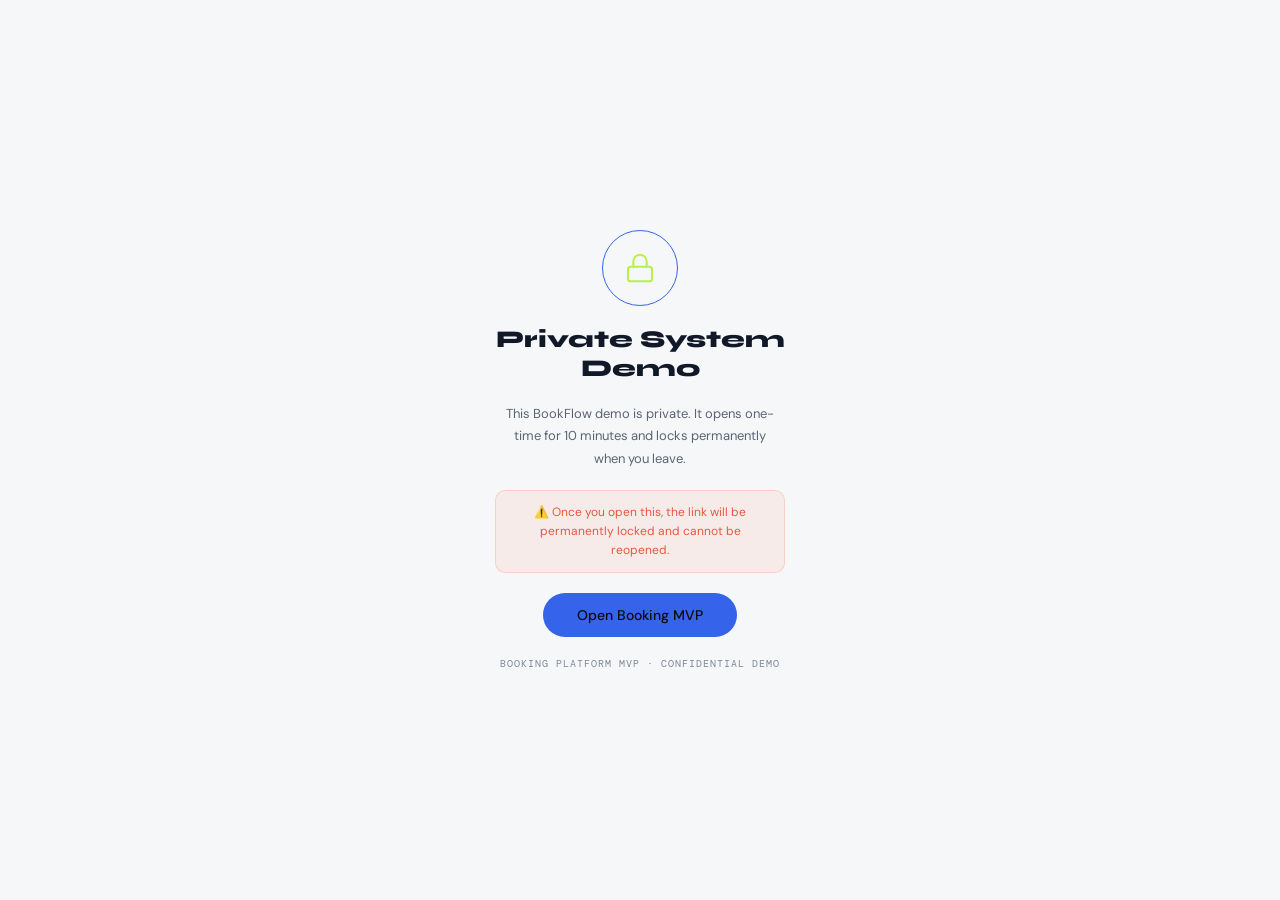
<file: mvp-booking-platform.html>
<!DOCTYPE html>
<html lang="en">
<head>
<meta charset="UTF-8">
<meta name="viewport" content="width=device-width, initial-scale=1.0, maximum-scale=1.0">
  <link rel="canonical" href="https://saratechsystems.com/mvp-booking-platform.html" />

<title>Workshop Pro</title>
<link href="https://fonts.googleapis.com/css2?family=Syne:wght@600;700;800&family=DM+Sans:wght@300;400;500&family=DM+Mono:wght@400;500&display=swap" rel="stylesheet">
<style>
:root {
  --bg: #0C0C0A;
  --s1: #131311;
  --s2: #1A1A17;
  --s3: #222220;
  --border: rgba(255,255,255,0.07);
  --border2: rgba(255,255,255,0.12);
  --accent: #B8F04A;
  --accent2: #FF6B35;
  --accent3: #7C6FFF;
  --text: #F0EDE8;
  --muted: #888880;
  --muted2: #444440;
  --green: #B8F04A;
  --red: #FF6B35;
  --blue: #7C6FFF;
  --yellow: #FFD166;
}
*{box-sizing:border-box;margin:0;padding:0;}
body{background:var(--bg);color:var(--text);font-family:'DM Sans',sans-serif;font-size:14px;height:100vh;display:flex;overflow:hidden;}

/* ONE-TIME VIEW GATE */
#otv-gate{position:fixed;inset:0;background:var(--bg);z-index:9999;display:flex;align-items:center;justify-content:center;flex-direction:column;gap:20px;padding:32px;text-align:center;}
#otv-expired{position:fixed;inset:0;background:var(--bg);z-index:9999;display:none;align-items:center;justify-content:center;flex-direction:column;gap:20px;padding:32px;text-align:center;}
.otv-ring{width:76px;height:76px;border-radius:50%;border:1.5px solid var(--accent);display:flex;align-items:center;justify-content:center;animation:otv-pulse 2s ease-in-out infinite;}
.otv-ring.red{border-color:var(--accent2);animation:none;}
@keyframes otv-pulse{0%,100%{box-shadow:0 0 0 0 rgba(184,240,74,0.3);}50%{box-shadow:0 0 0 14px rgba(184,240,74,0);}}
.otv-ring svg{width:32px;height:32px;}
.otv-h{font-family:'Syne',sans-serif;font-size:24px;font-weight:800;max-width:300px;line-height:1.2;}
.otv-p{color:var(--muted);font-size:13px;max-width:280px;line-height:1.7;}
.otv-warn{background:rgba(255,107,53,0.08);border:1px solid rgba(255,107,53,0.2);border-radius:10px;padding:12px 18px;font-size:12px;color:var(--accent2);max-width:290px;line-height:1.6;}
.otv-btn{background:var(--accent);color:#0C0C0A;border:none;border-radius:100px;padding:13px 34px;font-size:14px;font-weight:500;font-family:'DM Sans',sans-serif;cursor:pointer;transition:transform 0.15s,opacity 0.15s;}
.otv-btn:hover{transform:scale(1.03);}
.otv-btn:active{transform:scale(0.97);}
.otv-bar{width:260px;height:3px;background:rgba(255,255,255,0.07);border-radius:2px;overflow:hidden;display:none;}
.otv-fill{height:100%;width:100%;background:var(--accent);border-radius:2px;transition:width 1.6s linear;}
.otv-meta{font-family:'DM Mono',monospace;font-size:10px;color:var(--muted2);letter-spacing:1px;}
.otv-timer{font-family:'DM Mono',monospace;font-size:12px;color:var(--accent2);margin-top:-8px;}
#app-wrap{display:none;width:100%;height:100%;}

/* SIDEBAR */
.sidebar{width:220px;min-width:220px;background:var(--s1);border-right:1px solid var(--border);display:flex;flex-direction:column;height:100vh;overflow-y:auto;}
.logo{padding:20px 18px 16px;border-bottom:1px solid var(--border);}
.logo-text{font-family:'Syne',sans-serif;font-size:18px;font-weight:800;color:var(--accent);letter-spacing:-0.5px;}
.logo-sub{font-size:10px;font-family:'DM Mono',monospace;color:var(--muted2);letter-spacing:1px;margin-top:2px;}
.nav-section{padding:14px 12px 6px;}
.nav-label{font-family:'DM Mono',monospace;font-size:9px;letter-spacing:2px;color:var(--muted2);padding:0 6px;margin-bottom:6px;}
.nav-item{display:flex;align-items:center;gap:10px;padding:9px 10px;border-radius:8px;cursor:pointer;font-size:13px;color:var(--muted);transition:all 0.15s;margin-bottom:2px;border:1px solid transparent;}
.nav-item:hover{background:var(--s2);color:var(--text);}
.nav-item.active{background:rgba(184,240,74,0.08);color:var(--accent);border-color:rgba(184,240,74,0.15);}
.nav-icon{width:16px;height:16px;flex-shrink:0;opacity:0.7;}
.nav-item.active .nav-icon{opacity:1;}
.sidebar-footer{margin-top:auto;padding:14px 12px;border-top:1px solid var(--border);}
.user-pill{display:flex;align-items:center;gap:10px;padding:10px;background:var(--s2);border-radius:10px;border:1px solid var(--border);}
.avatar{width:30px;height:30px;border-radius:8px;background:rgba(184,240,74,0.15);border:1px solid rgba(184,240,74,0.25);display:flex;align-items:center;justify-content:center;font-size:12px;font-weight:500;color:var(--accent);}
.user-name{font-size:12px;font-weight:500;}
.user-role{font-size:10px;color:var(--muted);font-family:'DM Mono',monospace;}

/* MAIN */
.main{flex:1;display:flex;flex-direction:column;overflow:hidden;}
.topbar{background:var(--s1);border-bottom:1px solid var(--border);padding:12px 24px;display:flex;align-items:center;justify-content:space-between;flex-shrink:0;}
.topbar-title{font-family:'Syne',sans-serif;font-size:16px;font-weight:700;}
.topbar-right{display:flex;align-items:center;gap:10px;}
.btn{display:inline-flex;align-items:center;gap:7px;padding:8px 16px;border-radius:8px;border:none;cursor:pointer;font-size:13px;font-family:'DM Sans',sans-serif;font-weight:500;transition:all 0.15s;}
.btn-primary{background:var(--accent);color:#0C0C0A;}
.btn-primary:hover{opacity:0.9;}
.btn-ghost{background:var(--s2);color:var(--muted);border:1px solid var(--border);}
.btn-ghost:hover{color:var(--text);border-color:var(--border2);}
.btn-danger{background:rgba(255,107,53,0.1);color:var(--red);border:1px solid rgba(255,107,53,0.2);}
.btn-sm{padding:5px 10px;font-size:11px;}
.page{flex:1;overflow-y:auto;padding:24px;}
.page-section{display:none;}
.page-section.active{display:block;}

/* CARDS */
.card{background:var(--s1);border:1px solid var(--border);border-radius:12px;padding:20px;margin-bottom:16px;}
.card-title{font-family:'Syne',sans-serif;font-size:14px;font-weight:700;margin-bottom:14px;display:flex;align-items:center;gap:8px;}

/* STAT CARDS */
.stats-grid{display:grid;grid-template-columns:repeat(4,1fr);gap:12px;margin-bottom:20px;}
.stat-card{background:var(--s1);border:1px solid var(--border);border-radius:12px;padding:18px;}
.stat-value{font-family:'DM Mono',monospace;font-size:22px;font-weight:500;margin-bottom:4px;}
.stat-label{font-size:11px;color:var(--muted);}
.stat-change{font-size:11px;font-family:'DM Mono',monospace;margin-top:6px;}
.up{color:var(--green);}
.down{color:var(--red);}

/* TABLE */
.table-wrap{background:var(--s1);border:1px solid var(--border);border-radius:12px;overflow:hidden;margin-bottom:16px;}
table{width:100%;border-collapse:collapse;}
thead th{text-align:left;padding:10px 16px;font-family:'DM Mono',monospace;font-size:10px;letter-spacing:1px;color:var(--muted2);border-bottom:1px solid var(--border);font-weight:400;background:var(--s2);}
tbody td{padding:11px 16px;border-bottom:1px solid var(--border);font-size:13px;vertical-align:middle;}
tbody tr:last-child td{border-bottom:none;}
tbody tr:hover td{background:rgba(255,255,255,0.015);}
.badge{display:inline-flex;align-items:center;padding:3px 8px;border-radius:100px;font-size:10px;font-family:'DM Mono',monospace;font-weight:500;}
.badge-green{background:rgba(184,240,74,0.1);color:var(--green);border:1px solid rgba(184,240,74,0.2);}
.badge-orange{background:rgba(255,107,53,0.1);color:var(--red);border:1px solid rgba(255,107,53,0.2);}
.badge-blue{background:rgba(124,111,255,0.1);color:var(--blue);border:1px solid rgba(124,111,255,0.2);}
.badge-yellow{background:rgba(255,209,102,0.1);color:var(--yellow);border:1px solid rgba(255,209,102,0.2);}

/* FORM */
.form-grid{display:grid;grid-template-columns:1fr 1fr;gap:14px;margin-bottom:16px;}
.form-grid-3{display:grid;grid-template-columns:1fr 1fr 1fr;gap:14px;margin-bottom:16px;}
.field{display:flex;flex-direction:column;gap:6px;}
.field label{font-size:11px;color:var(--muted);font-family:'DM Mono',monospace;letter-spacing:0.5px;}
.field input,.field select,.field textarea{background:var(--s2);border:1px solid var(--border);border-radius:8px;padding:9px 12px;color:var(--text);font-family:'DM Sans',sans-serif;font-size:13px;outline:none;transition:border-color 0.15s;}
.field input:focus,.field select:focus,.field textarea:focus{border-color:rgba(184,240,74,0.3);}
.field select option{background:var(--s2);}
.field textarea{resize:vertical;min-height:70px;}

/* MODAL */
.modal-overlay{display:none;position:fixed;inset:0;background:rgba(0,0,0,0.7);z-index:100;align-items:center;justify-content:center;padding:20px;}
.modal-overlay.open{display:flex;}
.modal{background:var(--s1);border:1px solid var(--border2);border-radius:16px;padding:24px;width:100%;max-width:560px;max-height:90vh;overflow-y:auto;}
.modal-title{font-family:'Syne',sans-serif;font-size:16px;font-weight:700;margin-bottom:20px;display:flex;justify-content:space-between;align-items:center;}
.modal-close{background:var(--s2);border:1px solid var(--border);border-radius:6px;padding:4px 8px;cursor:pointer;color:var(--muted);font-size:12px;}

/* GRID LAYOUTS */
.grid-2{display:grid;grid-template-columns:1fr 1fr;gap:14px;}
.grid-3{display:grid;grid-template-columns:1fr 1fr 1fr;gap:14px;}

/* PL ROW */
.pl-row{display:flex;justify-content:space-between;padding:10px 0;border-bottom:1px solid var(--border);font-size:13px;}
.pl-row:last-child{border-bottom:none;}
.pl-row.total{font-weight:500;font-size:14px;}
.pl-label{color:var(--muted);}
.pl-val{font-family:'DM Mono',monospace;}

/* TOAST */
.toast{position:fixed;bottom:24px;right:24px;background:var(--s2);border:1px solid var(--border2);border-radius:10px;padding:12px 18px;font-size:13px;z-index:999;transform:translateY(80px);opacity:0;transition:all 0.3s;max-width:280px;}
.toast.show{transform:translateY(0);opacity:1;}
.toast.success{border-color:rgba(184,240,74,0.3);color:var(--green);}
.toast.error{border-color:rgba(255,107,53,0.3);color:var(--red);}

/* ITEMS LINE (job card) */
.line-items{border:1px solid var(--border);border-radius:10px;overflow:hidden;margin-bottom:14px;}
.line-item-row{display:grid;grid-template-columns:2fr 1fr 1fr 80px 36px;gap:8px;padding:10px 12px;border-bottom:1px solid var(--border);align-items:center;}
.line-item-row:last-child{border-bottom:none;}
.line-item-header{background:var(--s2);font-family:'DM Mono',monospace;font-size:10px;color:var(--muted2);letter-spacing:1px;}
.remove-btn{background:none;border:none;color:var(--muted2);cursor:pointer;font-size:16px;line-height:1;padding:2px 6px;border-radius:4px;}
.remove-btn:hover{color:var(--red);background:rgba(255,107,53,0.1);}

/* VEHICLE CARDS */
.vehicle-grid{display:grid;grid-template-columns:1fr 1fr;gap:14px;margin-bottom:16px;}
.vehicle-card{background:var(--s1);border:1px solid var(--border);border-radius:12px;padding:18px;}
.vehicle-header{display:flex;align-items:center;gap:10px;margin-bottom:14px;}
.vehicle-icon{font-size:22px;}
.vehicle-name{font-family:'Syne',sans-serif;font-size:14px;font-weight:700;}
.vehicle-stat{display:flex;justify-content:space-between;font-size:12px;padding:6px 0;border-bottom:1px solid var(--border);}
.vehicle-stat:last-child{border-bottom:none;}
.vehicle-stat-label{color:var(--muted);}
.vehicle-stat-val{font-family:'DM Mono',monospace;}

/* STOCK BAR */
.stock-bar{height:4px;background:var(--s3);border-radius:2px;margin-top:6px;overflow:hidden;}
.stock-fill{height:100%;border-radius:2px;transition:width 0.3s;}

/* SEARCH BAR */
.search-bar{background:var(--s2);border:1px solid var(--border);border-radius:8px;padding:8px 14px;display:flex;align-items:center;gap:10px;margin-bottom:16px;}
.search-bar input{background:none;border:none;outline:none;color:var(--text);font-size:13px;flex:1;font-family:'DM Sans',sans-serif;}
.search-icon{color:var(--muted);font-size:14px;}

/* RESPONSIVE */
@media(max-width:768px){
  .sidebar{width:60px;min-width:60px;}
  .logo-text,.logo-sub,.nav-label,.nav-item span,.user-name,.user-role{display:none;}
  .nav-item{justify-content:center;padding:10px;}
  .stats-grid{grid-template-columns:1fr 1fr;}
  .form-grid,.form-grid-3{grid-template-columns:1fr;}
  .grid-2,.grid-3,.vehicle-grid{grid-template-columns:1fr;}
}
</style>
</head>
<body>

<!-- ONE-TIME VIEW GATE -->
<div id="otv-gate">
  <div class="otv-ring">
    <svg viewBox="0 0 24 24" fill="none" stroke="#B8F04A" stroke-width="1.5" stroke-linecap="round" stroke-linejoin="round">
      <rect x="3" y="11" width="18" height="11" rx="2"/><path d="M7 11V7a5 5 0 0 1 10 0v4"/>
    </svg>
  </div>
  <div class="otv-h">Private System Demo</div>
  <p class="otv-p">This Workshop Pro demo has been shared with you privately. It can only be opened once — take screenshots if needed.</p>
  <div class="otv-warn">⚠️ Once you open this, the link will be permanently locked and cannot be reopened.</div>
  <div class="otv-bar" id="otv-bar"><div class="otv-fill" id="otv-fill"></div></div>
  <button class="otv-btn" id="otv-open-btn" onclick="otvOpen()">Open Workshop Pro</button>
  <div class="otv-meta">WORKSHOP PRO · CONFIDENTIAL DEMO</div>
</div>

<!-- EXPIRED SCREEN -->
<div id="otv-expired">
  <div class="otv-ring red">
    <svg viewBox="0 0 24 24" fill="none" stroke="#FF6B35" stroke-width="1.5" stroke-linecap="round" stroke-linejoin="round">
      <circle cx="12" cy="12" r="10"/><line x1="15" y1="9" x2="9" y2="15"/><line x1="9" y1="9" x2="15" y2="15"/>
    </svg>
  </div>
  <div class="otv-h" style="color:var(--accent2)">Demo Expired</div>
  <p class="otv-p">This demo link has already been viewed and is no longer available. Contact the sender for a new link.</p>
  <div class="otv-meta">WORKSHOP PRO · ONE-TIME VIEW</div>
</div>

<!-- APP WRAPPER -->
<div id="app-wrap">

<!-- SIDEBAR -->
<nav class="sidebar">
  <div class="logo">
    <div class="logo-text">Workshop Pro</div>
    <div class="logo-sub">MANAGEMENT SYSTEM</div>
  </div>

  <div class="nav-section">
    <div class="nav-label">Operations</div>
    <div class="nav-item active" onclick="goto('dashboard')">
      <svg class="nav-icon" viewBox="0 0 24 24" fill="none" stroke="currentColor" stroke-width="1.5"><rect x="3" y="3" width="7" height="7" rx="1"/><rect x="14" y="3" width="7" height="7" rx="1"/><rect x="3" y="14" width="7" height="7" rx="1"/><rect x="14" y="14" width="7" height="7" rx="1"/></svg>
      <span>Dashboard</span>
    </div>
    <div class="nav-item" onclick="goto('service-mgmt')">
      <svg class="nav-icon" viewBox="0 0 24 24" fill="none" stroke="currentColor" stroke-width="1.5"><path d="M14 2H6a2 2 0 0 0-2 2v16a2 2 0 0 0 2 2h12a2 2 0 0 0 2-2V8z"/><polyline points="14 2 14 8 20 8"/></svg>
      <span>Service Mgmt</span>
    </div>
    <div class="nav-item" onclick="goto('pending-jobs')">
      <svg class="nav-icon" viewBox="0 0 24 24" fill="none" stroke="currentColor" stroke-width="1.5"><circle cx="12" cy="12" r="10"/><polyline points="12 6 12 12 16 14"/></svg>
      <span>Pending Jobs</span>
    </div>
    <div class="nav-item" onclick="goto('cashiering')">
      <svg class="nav-icon" viewBox="0 0 24 24" fill="none" stroke="currentColor" stroke-width="1.5"><line x1="12" y1="1" x2="12" y2="23"/><path d="M17 5H9.5a3.5 3.5 0 0 0 0 7h5a3.5 3.5 0 0 1 0 7H6"/></svg>
      <span>Cashiering</span>
    </div>
    <div class="nav-item" onclick="goto('direct-sales')">
      <svg class="nav-icon" viewBox="0 0 24 24" fill="none" stroke="currentColor" stroke-width="1.5"><path d="M6 2L3 6v14a2 2 0 0 0 2 2h14a2 2 0 0 0 2-2V6l-3-4z"/><line x1="3" y1="6" x2="21" y2="6"/></svg>
      <span>Direct Sales</span>
    </div>
    <div class="nav-item" onclick="goto('quotations')">
      <svg class="nav-icon" viewBox="0 0 24 24" fill="none" stroke="currentColor" stroke-width="1.5"><path d="M21 15a2 2 0 0 1-2 2H7l-4 4V5a2 2 0 0 1 2-2h14a2 2 0 0 1 2 2z"/></svg>
      <span>Quotations</span>
    </div>
  </div>

  <div class="nav-section">
    <div class="nav-label">Management</div>
    <div class="nav-item" onclick="goto('stock')">
      <svg class="nav-icon" viewBox="0 0 24 24" fill="none" stroke="currentColor" stroke-width="1.5"><path d="M21 16V8a2 2 0 0 0-1-1.73l-7-4a2 2 0 0 0-2 0l-7 4A2 2 0 0 0 3 8v8a2 2 0 0 0 1 1.73l7 4a2 2 0 0 0 2 0l7-4A2 2 0 0 0 21 16z"/></svg>
      <span>Stock Control</span>
    </div>
    <div class="nav-item" onclick="goto('imports')">
      <svg class="nav-icon" viewBox="0 0 24 24" fill="none" stroke="currentColor" stroke-width="1.5"><path d="M21 10c0 7-9 13-9 13s-9-6-9-13a9 9 0 0 1 18 0z"/><circle cx="12" cy="10" r="3"/></svg>
      <span>Oil Imports</span>
    </div>
    <div class="nav-item" onclick="goto('vehicles')">
      <svg class="nav-icon" viewBox="0 0 24 24" fill="none" stroke="currentColor" stroke-width="1.5"><rect x="1" y="3" width="15" height="13" rx="2"/><path d="M16 8h4l3 5v3h-7V8z"/><circle cx="5.5" cy="18.5" r="2.5"/><circle cx="18.5" cy="18.5" r="2.5"/></svg>
      <span>Vehicles</span>
    </div>
    <div class="nav-item" onclick="goto('customers')">
      <svg class="nav-icon" viewBox="0 0 24 24" fill="none" stroke="currentColor" stroke-width="1.5"><path d="M17 21v-2a4 4 0 0 0-4-4H5a4 4 0 0 0-4 4v2"/><circle cx="9" cy="7" r="4"/><path d="M23 21v-2a4 4 0 0 0-3-3.87"/><path d="M16 3.13a4 4 0 0 1 0 7.75"/></svg>
      <span>Customers</span>
    </div>
    <div class="nav-item" onclick="goto('accounts')">
      <svg class="nav-icon" viewBox="0 0 24 24" fill="none" stroke="currentColor" stroke-width="1.5"><path d="M20 21v-2a4 4 0 0 0-4-4H8a4 4 0 0 0-4 4v2"/><circle cx="12" cy="7" r="4"/></svg>
      <span>Accounts</span>
    </div>
  </div>

  <div class="nav-section">
    <div class="nav-label">Finance</div>
    <div class="nav-item" onclick="goto('pl')">
      <svg class="nav-icon" viewBox="0 0 24 24" fill="none" stroke="currentColor" stroke-width="1.5"><line x1="18" y1="20" x2="18" y2="10"/><line x1="12" y1="20" x2="12" y2="4"/><line x1="6" y1="20" x2="6" y2="14"/></svg>
      <span>Profit & Loss</span>
    </div>
    <div class="nav-item" onclick="goto('reports')">
      <svg class="nav-icon" viewBox="0 0 24 24" fill="none" stroke="currentColor" stroke-width="1.5"><path d="M14 2H6a2 2 0 0 0-2 2v16a2 2 0 0 0 2 2h12a2 2 0 0 0 2-2V8z"/><polyline points="14 2 14 8 20 8"/><line x1="16" y1="13" x2="8" y2="13"/><line x1="16" y1="17" x2="8" y2="17"/></svg>
      <span>Reports</span>
    </div>
    <div class="nav-item" onclick="goto('search')">
      <svg class="nav-icon" viewBox="0 0 24 24" fill="none" stroke="currentColor" stroke-width="1.5"><circle cx="11" cy="11" r="8"/><line x1="21" y1="21" x2="16.65" y2="16.65"/></svg>
      <span>Search</span>
    </div>
    <div class="nav-item" onclick="goto('settings')">
      <svg class="nav-icon" viewBox="0 0 24 24" fill="none" stroke="currentColor" stroke-width="1.5"><circle cx="12" cy="12" r="3"/><path d="M19.4 15a1.65 1.65 0 0 0 .33 1.82l.06.06a2 2 0 0 1-2.83 2.83l-.06-.06a1.65 1.65 0 0 0-1.82-.33 1.65 1.65 0 0 0-1 1.51V21a2 2 0 0 1-4 0v-.09A1.65 1.65 0 0 0 9 19.4a1.65 1.65 0 0 0-1.82.33l-.06.06a2 2 0 0 1-2.83-2.83l.06-.06A1.65 1.65 0 0 0 4.68 15a1.65 1.65 0 0 0-1.51-1H3a2 2 0 0 1 0-4h.09A1.65 1.65 0 0 0 4.6 9a1.65 1.65 0 0 0-.33-1.82l-.06-.06a2 2 0 0 1 2.83-2.83l.06.06A1.65 1.65 0 0 0 9 4.68a1.65 1.65 0 0 0 1-1.51V3a2 2 0 0 1 4 0v.09a1.65 1.65 0 0 0 1 1.51 1.65 1.65 0 0 0 1.82-.33l.06-.06a2 2 0 0 1 2.83 2.83l-.06.06A1.65 1.65 0 0 0 19.4 9a1.65 1.65 0 0 0 1.51 1H21a2 2 0 0 1 0 4h-.09a1.65 1.65 0 0 0-1.51 1z"/></svg>
      <span>Settings</span>
    </div>
  </div>

  <div class="sidebar-footer">
    <div class="user-pill">
      <div class="avatar">JM</div>
      <div>
        <div class="user-name">Juma Motors</div>
        <div class="user-role">OWNER</div>
      </div>
    </div>
  </div>
</nav>

<!-- MAIN CONTENT -->
<div class="main">
  <div class="topbar">
    <div class="topbar-title" id="page-title">Dashboard</div>
    <div class="topbar-right">
      <button class="btn btn-ghost btn-sm" onclick="sendWhatsApp()">📱 Send Report</button>
      <button class="btn btn-primary btn-sm" onclick="goto('service-mgmt');openModal('job-modal')">+ New Job Card</button>
    </div>
  </div>

  <div class="page">

    <!-- ═══════════════════════════════════ DASHBOARD ═══ -->
    <div class="page-section active" id="sec-dashboard">
      <div class="stats-grid">
        <div class="stat-card">
          <div class="stat-value up">KSh 48,200</div>
          <div class="stat-label">Today's Revenue</div>
          <div class="stat-change up">↑ 12% vs yesterday</div>
        </div>
        <div class="stat-card">
          <div class="stat-value" style="color:var(--blue)">14</div>
          <div class="stat-label">Jobs Today</div>
          <div class="stat-change up">↑ 3 more than avg</div>
        </div>
        <div class="stat-card">
          <div class="stat-value" style="color:var(--yellow)">320 L</div>
          <div class="stat-label">Oil Stock Left</div>
          <div class="stat-change down">⚠ Reorder soon</div>
        </div>
        <div class="stat-card">
          <div class="stat-value up">KSh 115K</div>
          <div class="stat-label">Month Net Profit</div>
          <div class="stat-change up">↑ Profitable</div>
        </div>
      </div>

      <div class="grid-2">
        <div class="card">
          <div class="card-title">Today's Jobs</div>
          <table>
            <thead><tr><th>PLATE</th><th>SERVICE</th><th>STAFF</th><th>STATUS</th><th>AMT</th></tr></thead>
            <tbody id="dashboard-jobs">
              <tr><td>KDH 234A</td><td>Oil Change 5W-30</td><td>Ali</td><td><span class="badge badge-green">Done</span></td><td style="font-family:'DM Mono',monospace">3,500</td></tr>
              <tr><td>KBC 001K</td><td>Wheel Alignment</td><td>John</td><td><span class="badge badge-orange">Pending</span></td><td style="font-family:'DM Mono',monospace">2,000</td></tr>
              <tr><td>KBZ 554J</td><td>Oil Change 10W-40</td><td>Ali</td><td><span class="badge badge-green">Done</span></td><td style="font-family:'DM Mono',monospace">4,200</td></tr>
              <tr><td>KCG 112B</td><td>Wheel Balancing</td><td>John</td><td><span class="badge badge-blue">Cashier</span></td><td style="font-family:'DM Mono',monospace">1,500</td></tr>
              <tr><td>KDA 789M</td><td>Oil Change + Filter</td><td>Ali</td><td><span class="badge badge-green">Done</span></td><td style="font-family:'DM Mono',monospace">5,800</td></tr>
            </tbody>
          </table>
        </div>
        <div>
          <div class="card">
            <div class="card-title">Revenue Breakdown</div>
            <div class="pl-row"><span class="pl-label">Oil Sales</span><span class="pl-val up">KSh 28,400</span></div>
            <div class="pl-row"><span class="pl-label">Workshop Services</span><span class="pl-val up">KSh 12,800</span></div>
            <div class="pl-row"><span class="pl-label">Direct Sales</span><span class="pl-val up">KSh 7,000</span></div>
            <div class="pl-row total"><span>Total</span><span class="pl-val up">KSh 48,200</span></div>
          </div>
          <div class="card">
            <div class="card-title">⚠ Low Stock Alerts</div>
            <div class="pl-row"><span class="pl-label">Castrol 10W-40</span><span class="pl-val down">18 L left</span></div>
            <div class="pl-row"><span class="pl-label">Shell 5W-30</span><span class="pl-val down">24 L left</span></div>
            <div class="pl-row"><span class="pl-label">Total Quartz 20W-50</span><span class="pl-val" style="color:var(--yellow)">45 L left</span></div>
          </div>
        </div>
      </div>
    </div>

    <!-- ═══════════════════════════════════ SERVICE MANAGEMENT ═══ -->
    <div class="page-section" id="sec-service-mgmt">
      <div style="display:flex;justify-content:space-between;align-items:center;margin-bottom:16px">
        <div style="font-size:13px;color:var(--muted)">Create and manage job cards for all workshop services</div>
        <button class="btn btn-primary" onclick="openModal('job-modal')">+ New Job Card</button>
      </div>
      <div class="table-wrap">
        <table>
          <thead><tr><th>JOB #</th><th>DATE</th><th>CAR PLATE</th><th>CUSTOMER</th><th>SERVICES</th><th>AMOUNT</th><th>PAYMENT</th><th>STATUS</th><th>ACTION</th></tr></thead>
          <tbody>
            <tr><td style="font-family:'DM Mono',monospace;color:var(--accent)">#JC-0041</td><td>03 May 2026</td><td>KDH 234A</td><td>Hassan Osman</td><td>Oil Change 5W-30</td><td style="font-family:'DM Mono',monospace">3,500</td><td>M-Pesa</td><td><span class="badge badge-green">Cleared</span></td><td><button class="btn btn-ghost btn-sm" onclick="showReceipt()">🖨 Receipt</button></td></tr>
            <tr><td style="font-family:'DM Mono',monospace;color:var(--accent)">#JC-0040</td><td>03 May 2026</td><td>KBC 001K</td><td>Amina Wanjiru</td><td>Wheel Alignment</td><td style="font-family:'DM Mono',monospace">2,000</td><td>Cash</td><td><span class="badge badge-orange">Pending</span></td><td><button class="btn btn-ghost btn-sm" onclick="openModal('job-modal')">✏ Edit</button></td></tr>
            <tr><td style="font-family:'DM Mono',monospace;color:var(--accent)">#JC-0039</td><td>02 May 2026</td><td>KBZ 554J</td><td>Peter Kamau</td><td>Oil 10W-40 + Filter</td><td style="font-family:'DM Mono',monospace">5,800</td><td>Cash</td><td><span class="badge badge-green">Cleared</span></td><td><button class="btn btn-ghost btn-sm" onclick="showReceipt()">🖨 Receipt</button></td></tr>
            <tr><td style="font-family:'DM Mono',monospace;color:var(--accent)">#JC-0038</td><td>02 May 2026</td><td>KCG 112B</td><td>James Otieno</td><td>Wheel Balancing x4</td><td style="font-family:'DM Mono',monospace">1,500</td><td>M-Pesa</td><td><span class="badge badge-blue">At Cashier</span></td><td><button class="btn btn-ghost btn-sm" onclick="goto('cashiering')">💳 Collect</button></td></tr>
            <tr><td style="font-family:'DM Mono',monospace;color:var(--accent)">#JC-0037</td><td>01 May 2026</td><td>KDA 789M</td><td>Grace Njoki</td><td>Oil Change + Alignment</td><td style="font-family:'DM Mono',monospace">7,200</td><td>Cash</td><td><span class="badge badge-green">Cleared</span></td><td><button class="btn btn-danger btn-sm" onclick="revertJob()">↩ Revert</button></td></tr>
          </tbody>
        </table>
      </div>
    </div>

    <!-- ═══════════════════════════════════ PENDING JOBS ═══ -->
    <div class="page-section" id="sec-pending-jobs">
      <div style="margin-bottom:16px;font-size:13px;color:var(--muted)">Jobs in progress — update status or add services</div>
      <div class="table-wrap">
        <table>
          <thead><tr><th>JOB #</th><th>PLATE</th><th>CUSTOMER</th><th>SERVICE</th><th>STARTED</th><th>STAFF</th><th>NOTES</th><th>ACTION</th></tr></thead>
          <tbody>
            <tr><td style="font-family:'DM Mono',monospace;color:var(--accent)">#JC-0040</td><td>KBC 001K</td><td>Amina Wanjiru</td><td>Wheel Alignment</td><td>09:30 AM</td><td>John</td><td>Front wheels only</td><td><button class="btn btn-primary btn-sm" onclick="completeJob()">✓ Complete</button></td></tr>
            <tr><td style="font-family:'DM Mono',monospace;color:var(--accent)">#JC-0042</td><td>KAD 556P</td><td>David Mwangi</td><td>Oil 5W-30 + Flush</td><td>10:15 AM</td><td>Ali</td><td>Check brake fluid too</td><td><button class="btn btn-primary btn-sm" onclick="completeJob()">✓ Complete</button></td></tr>
            <tr><td style="font-family:'DM Mono',monospace;color:var(--accent)">#JC-0043</td><td>KCC 889Q</td><td>Sarah Achieng</td><td>Balancing x4</td><td>11:00 AM</td><td>John</td><td>—</td><td><button class="btn btn-primary btn-sm" onclick="completeJob()">✓ Complete</button></td></tr>
          </tbody>
        </table>
      </div>
    </div>

    <!-- ═══════════════════════════════════ CASHIERING ═══ -->
    <div class="page-section" id="sec-cashiering">
      <div style="margin-bottom:16px;font-size:13px;color:var(--muted)">Collect payment for completed jobs</div>
      <div class="table-wrap">
        <table>
          <thead><tr><th>JOB #</th><th>PLATE</th><th>CUSTOMER</th><th>SERVICES</th><th>AMOUNT</th><th>PAYMENT</th><th>ACTION</th></tr></thead>
          <tbody>
            <tr>
              <td style="font-family:'DM Mono',monospace;color:var(--accent)">#JC-0038</td><td>KCG 112B</td><td>James Otieno</td><td>Wheel Balancing x4</td>
              <td style="font-family:'DM Mono',monospace">KSh 1,500</td>
              <td>
                <select style="background:var(--s2);border:1px solid var(--border);color:var(--text);border-radius:6px;padding:4px 8px;font-size:12px;">
                  <option>Cash</option><option>M-Pesa</option><option>Credit</option>
                </select>
              </td>
              <td><button class="btn btn-primary btn-sm" onclick="collectPayment()">💳 Collect & Print</button></td>
            </tr>
          </tbody>
        </table>
      </div>
      <div class="card" style="max-width:400px">
        <div class="card-title">M-Pesa STK Push</div>
        <div class="field" style="margin-bottom:12px">
          <label>Customer Phone</label>
          <input type="tel" placeholder="0712 345 678" value="0712 345 678">
        </div>
        <div class="field" style="margin-bottom:12px">
          <label>Amount (KSh)</label>
          <input type="number" value="1500">
        </div>
        <button class="btn btn-primary" onclick="sendSTK()">Send M-Pesa Request 📲</button>
      </div>
    </div>

    <!-- ═══════════════════════════════════ DIRECT SALES ═══ -->
    <div class="page-section" id="sec-direct-sales">
      <div style="display:flex;justify-content:space-between;margin-bottom:16px">
        <div style="font-size:13px;color:var(--muted)">Sell oil or products without creating a full job card</div>
        <button class="btn btn-primary" onclick="openModal('sale-modal')">+ New Sale</button>
      </div>
      <div class="table-wrap">
        <table>
          <thead><tr><th>SALE #</th><th>DATE</th><th>ITEM</th><th>QTY</th><th>UNIT PRICE</th><th>TOTAL</th><th>CUSTOMER</th><th>PAYMENT</th></tr></thead>
          <tbody>
            <tr><td style="font-family:'DM Mono',monospace;color:var(--accent)">#DS-012</td><td>03 May</td><td>Castrol 10W-40 4L</td><td>2</td><td style="font-family:'DM Mono',monospace">2,800</td><td style="font-family:'DM Mono',monospace">5,600</td><td>Walk-in</td><td><span class="badge badge-green">M-Pesa</span></td></tr>
            <tr><td style="font-family:'DM Mono',monospace;color:var(--accent)">#DS-011</td><td>03 May</td><td>Shell Helix 5W-30 5L</td><td>1</td><td style="font-family:'DM Mono',monospace">3,200</td><td style="font-family:'DM Mono',monospace">3,200</td><td>David Mwangi</td><td><span class="badge badge-blue">Cash</span></td></tr>
            <tr><td style="font-family:'DM Mono',monospace;color:var(--accent)">#DS-010</td><td>02 May</td><td>Total Quartz 20W-50 4L</td><td>3</td><td style="font-family:'DM Mono',monospace">1,800</td><td style="font-family:'DM Mono',monospace">5,400</td><td>Grace Njoki</td><td><span class="badge badge-green">M-Pesa</span></td></tr>
          </tbody>
        </table>
      </div>
    </div>

    <!-- ═══════════════════════════════════ QUOTATIONS ═══ -->
    <div class="page-section" id="sec-quotations">
      <div style="display:flex;justify-content:space-between;margin-bottom:16px">
        <div style="font-size:13px;color:var(--muted)">Create price estimates before work begins</div>
        <button class="btn btn-primary" onclick="openModal('quote-modal')">+ New Quotation</button>
      </div>
      <div class="table-wrap">
        <table>
          <thead><tr><th>QUOTE #</th><th>DATE</th><th>CUSTOMER</th><th>PLATE</th><th>SERVICES</th><th>AMOUNT</th><th>STATUS</th><th>ACTION</th></tr></thead>
          <tbody>
            <tr><td style="font-family:'DM Mono',monospace;color:var(--accent)">#Q-008</td><td>03 May</td><td>Hassan Osman</td><td>KDH 234A</td><td>Full service package</td><td style="font-family:'DM Mono',monospace">12,500</td><td><span class="badge badge-yellow">Sent</span></td><td><button class="btn btn-primary btn-sm" onclick="convertQuote()">→ Convert to Job</button></td></tr>
            <tr><td style="font-family:'DM Mono',monospace;color:var(--accent)">#Q-007</td><td>02 May</td><td>Amina Wanjiru</td><td>KBC 001K</td><td>Alignment + Balancing</td><td style="font-family:'DM Mono',monospace">4,500</td><td><span class="badge badge-green">Accepted</span></td><td><button class="btn btn-primary btn-sm" onclick="convertQuote()">→ Convert to Job</button></td></tr>
            <tr><td style="font-family:'DM Mono',monospace;color:var(--accent)">#Q-006</td><td>01 May</td><td>James Otieno</td><td>KCG 112B</td><td>Oil change + filter</td><td style="font-family:'DM Mono',monospace">5,200</td><td><span class="badge badge-orange">Declined</span></td><td><button class="btn btn-ghost btn-sm">Archive</button></td></tr>
          </tbody>
        </table>
      </div>
    </div>

    <!-- ═══════════════════════════════════ STOCK CONTROL ═══ -->
    <div class="page-section" id="sec-stock">
      <div style="display:flex;justify-content:space-between;margin-bottom:16px">
        <div style="font-size:13px;color:var(--muted)">Live inventory — auto-deducted on each job</div>
        <div style="display:flex;gap:8px">
          <button class="btn btn-ghost" onclick="openModal('receive-modal')">+ Receive Stock</button>
          <button class="btn btn-primary" onclick="openModal('stock-modal')">+ Add Product</button>
        </div>
      </div>
      <div class="table-wrap">
        <table>
          <thead><tr><th>PRODUCT</th><th>CATEGORY</th><th>QTY ON HAND</th><th>REORDER LEVEL</th><th>COST/L</th><th>SELL/L</th><th>MARGIN</th><th>STATUS</th></tr></thead>
          <tbody>
            <tr>
              <td>Castrol 10W-40</td><td>Engine Oil</td>
              <td><div style="font-family:'DM Mono',monospace">18 L</div><div class="stock-bar"><div class="stock-fill" style="width:18%;background:var(--red)"></div></div></td>
              <td style="font-family:'DM Mono',monospace">30 L</td>
              <td style="font-family:'DM Mono',monospace">380</td><td style="font-family:'DM Mono',monospace">650</td>
              <td style="font-family:'DM Mono',monospace;color:var(--green)">+42%</td>
              <td><span class="badge badge-orange">Low Stock</span></td>
            </tr>
            <tr>
              <td>Shell Helix 5W-30</td><td>Engine Oil</td>
              <td><div style="font-family:'DM Mono',monospace">24 L</div><div class="stock-bar"><div class="stock-fill" style="width:24%;background:var(--red)"></div></div></td>
              <td style="font-family:'DM Mono',monospace">30 L</td>
              <td style="font-family:'DM Mono',monospace">420</td><td style="font-family:'DM Mono',monospace">700</td>
              <td style="font-family:'DM Mono',monospace;color:var(--green)">+40%</td>
              <td><span class="badge badge-orange">Low Stock</span></td>
            </tr>
            <tr>
              <td>Total Quartz 20W-50</td><td>Engine Oil</td>
              <td><div style="font-family:'DM Mono',monospace">120 L</div><div class="stock-bar"><div class="stock-fill" style="width:60%;background:var(--green)"></div></div></td>
              <td style="font-family:'DM Mono',monospace">40 L</td>
              <td style="font-family:'DM Mono',monospace">320</td><td style="font-family:'DM Mono',monospace">550</td>
              <td style="font-family:'DM Mono',monospace;color:var(--green)">+41%</td>
              <td><span class="badge badge-green">OK</span></td>
            </tr>
            <tr>
              <td>Mobil Super 10W-40</td><td>Engine Oil</td>
              <td><div style="font-family:'DM Mono',monospace">85 L</div><div class="stock-bar"><div class="stock-fill" style="width:70%;background:var(--green)"></div></div></td>
              <td style="font-family:'DM Mono',monospace">30 L</td>
              <td style="font-family:'DM Mono',monospace">360</td><td style="font-family:'DM Mono',monospace">620</td>
              <td style="font-family:'DM Mono',monospace;color:var(--green)">+42%</td>
              <td><span class="badge badge-green">OK</span></td>
            </tr>
            <tr>
              <td>Gear Oil 80W-90</td><td>Gear Oil</td>
              <td><div style="font-family:'DM Mono',monospace">40 L</div><div class="stock-bar"><div class="stock-fill" style="width:50%;background:var(--yellow)"></div></div></td>
              <td style="font-family:'DM Mono',monospace">20 L</td>
              <td style="font-family:'DM Mono',monospace">280</td><td style="font-family:'DM Mono',monospace">480</td>
              <td style="font-family:'DM Mono',monospace;color:var(--green)">+41%</td>
              <td><span class="badge badge-blue">Normal</span></td>
            </tr>
          </tbody>
        </table>
      </div>
    </div>

    <!-- ═══════════════════════════════════ OIL IMPORTS ═══ -->
    <div class="page-section" id="sec-imports">
      <div style="display:flex;justify-content:space-between;margin-bottom:16px">
        <div style="font-size:13px;color:var(--muted)">Track every import shipment with full landed cost</div>
        <button class="btn btn-primary" onclick="openModal('import-modal')">+ New Shipment</button>
      </div>
      <div class="table-wrap">
        <table>
          <thead><tr><th>SHIPMENT #</th><th>SUPPLIER</th><th>QTY</th><th>INVOICE USD</th><th>FREIGHT</th><th>DUTY+CLEARING</th><th>LANDED KSH/L</th><th>STATUS</th></tr></thead>
          <tbody>
            <tr>
              <td style="font-family:'DM Mono',monospace;color:var(--accent)">#IMP-007</td><td>Dubai Lubricants LLC</td>
              <td style="font-family:'DM Mono',monospace">500 L</td>
              <td style="font-family:'DM Mono',monospace">$820</td>
              <td style="font-family:'DM Mono',monospace">KSh 14,200</td>
              <td style="font-family:'DM Mono',monospace">KSh 38,400</td>
              <td style="font-family:'DM Mono',monospace;color:var(--accent)">KSh 372/L</td>
              <td><span class="badge badge-green">Received</span></td>
            </tr>
            <tr>
              <td style="font-family:'DM Mono',monospace;color:var(--accent)">#IMP-006</td><td>Gulf Oil Trading</td>
              <td style="font-family:'DM Mono',monospace">300 L</td>
              <td style="font-family:'DM Mono',monospace">$510</td>
              <td style="font-family:'DM Mono',monospace">KSh 9,800</td>
              <td style="font-family:'DM Mono',monospace">KSh 24,100</td>
              <td style="font-family:'DM Mono',monospace;color:var(--accent)">KSh 384/L</td>
              <td><span class="badge badge-yellow">In Transit</span></td>
            </tr>
            <tr>
              <td style="font-family:'DM Mono',monospace;color:var(--accent)">#IMP-005</td><td>Dubai Lubricants LLC</td>
              <td style="font-family:'DM Mono',monospace">800 L</td>
              <td style="font-family:'DM Mono',monospace">$1,280</td>
              <td style="font-family:'DM Mono',monospace">KSh 22,000</td>
              <td style="font-family:'DM Mono',monospace">KSh 58,000</td>
              <td style="font-family:'DM Mono',monospace;color:var(--accent)">KSh 368/L</td>
              <td><span class="badge badge-green">Received</span></td>
            </tr>
          </tbody>
        </table>
      </div>
      <div class="card" style="max-width:500px">
        <div class="card-title">Average Landed Cost (Last 3 Shipments)</div>
        <div class="pl-row"><span class="pl-label">Avg cost per litre</span><span class="pl-val" style="color:var(--yellow)">KSh 374/L</span></div>
        <div class="pl-row"><span class="pl-label">Avg sell price</span><span class="pl-val up">KSh 625/L</span></div>
        <div class="pl-row"><span class="pl-label">Avg gross margin</span><span class="pl-val up">+67%</span></div>
        <div class="pl-row"><span class="pl-label">Exchange rate used</span><span class="pl-val">USD 1 = KSh 130</span></div>
      </div>
    </div>

    <!-- ═══════════════════════════════════ VEHICLES ═══ -->
    <div class="page-section" id="sec-vehicles">
      <div style="margin-bottom:16px;font-size:13px;color:var(--muted)">Track expenses and profitability per vehicle</div>
      <div class="vehicle-grid">
        <div class="vehicle-card">
          <div class="vehicle-header">
            <div class="vehicle-icon">🚐</div>
            <div><div class="vehicle-name">Van — KBE 445T</div><div style="font-size:11px;color:var(--muted)">Delivery + Workshop runs</div></div>
          </div>
          <div class="vehicle-stat"><span class="vehicle-stat-label">Fuel this month</span><span class="vehicle-stat-val down">KSh 18,400</span></div>
          <div class="vehicle-stat"><span class="vehicle-stat-label">Driver salary</span><span class="vehicle-stat-val down">KSh 22,000</span></div>
          <div class="vehicle-stat"><span class="vehicle-stat-label">Insurance</span><span class="vehicle-stat-val down">KSh 4,200</span></div>
          <div class="vehicle-stat"><span class="vehicle-stat-label">Maintenance</span><span class="vehicle-stat-val down">KSh 3,600</span></div>
          <div class="vehicle-stat"><span class="vehicle-stat-label">Total cost</span><span class="vehicle-stat-val down">KSh 48,200</span></div>
          <div class="vehicle-stat"><span class="vehicle-stat-label">Revenue generated</span><span class="vehicle-stat-val up">KSh 112,000</span></div>
          <div class="vehicle-stat"><span class="vehicle-stat-label" style="font-weight:500;color:var(--text)">Net contribution</span><span class="vehicle-stat-val up" style="font-size:14px">KSh 63,800 ✓</span></div>
          <button class="btn btn-ghost btn-sm" style="margin-top:12px;width:100%" onclick="openModal('trip-modal')">+ Log Trip</button>
        </div>
        <div class="vehicle-card">
          <div class="vehicle-header">
            <div class="vehicle-icon">🚛</div>
            <div><div class="vehicle-name">Truck — KCF 112M</div><div style="font-size:11px;color:var(--muted)">Oil import deliveries</div></div>
          </div>
          <div class="vehicle-stat"><span class="vehicle-stat-label">Fuel this month</span><span class="vehicle-stat-val down">KSh 34,000</span></div>
          <div class="vehicle-stat"><span class="vehicle-stat-label">Driver salary</span><span class="vehicle-stat-val down">KSh 28,000</span></div>
          <div class="vehicle-stat"><span class="vehicle-stat-label">Insurance</span><span class="vehicle-stat-val down">KSh 7,800</span></div>
          <div class="vehicle-stat"><span class="vehicle-stat-label">Maintenance</span><span class="vehicle-stat-val down">KSh 12,400</span></div>
          <div class="vehicle-stat"><span class="vehicle-stat-label">Total cost</span><span class="vehicle-stat-val down">KSh 82,200</span></div>
          <div class="vehicle-stat"><span class="vehicle-stat-label">Revenue generated</span><span class="vehicle-stat-val up">KSh 74,000</span></div>
          <div class="vehicle-stat"><span class="vehicle-stat-label" style="font-weight:500;color:var(--text)">Net contribution</span><span class="vehicle-stat-val down" style="font-size:14px">− KSh 8,200 ⚠</span></div>
          <button class="btn btn-ghost btn-sm" style="margin-top:12px;width:100%" onclick="openModal('trip-modal')">+ Log Trip</button>
        </div>
      </div>
      <div class="card">
        <div class="card-title">Trip Log</div>
        <table>
          <thead><tr><th>DATE</th><th>VEHICLE</th><th>ROUTE</th><th>FUEL COST</th><th>OIL DELIVERED</th><th>REVENUE</th><th>PROFIT</th></tr></thead>
          <tbody>
            <tr><td>03 May</td><td>🚐 Van</td><td>Nairobi CBD → Industrial</td><td style="font-family:'DM Mono',monospace">1,200</td><td style="font-family:'DM Mono',monospace">80 L</td><td style="font-family:'DM Mono',monospace">52,000</td><td style="font-family:'DM Mono',monospace;color:var(--green)">+50,800</td></tr>
            <tr><td>02 May</td><td>🚛 Truck</td><td>Mombasa Port → Nairobi</td><td style="font-family:'DM Mono',monospace">8,400</td><td style="font-family:'DM Mono',monospace">500 L</td><td style="font-family:'DM Mono',monospace">18,600</td><td style="font-family:'DM Mono',monospace;color:var(--green)">+10,200</td></tr>
            <tr><td>01 May</td><td>🚐 Van</td><td>Westlands → Karen</td><td style="font-family:'DM Mono',monospace">800</td><td style="font-family:'DM Mono',monospace">40 L</td><td style="font-family:'DM Mono',monospace">26,000</td><td style="font-family:'DM Mono',monospace;color:var(--green)">+25,200</td></tr>
          </tbody>
        </table>
      </div>
    </div>

    <!-- ═══════════════════════════════════ CUSTOMERS ═══ -->
    <div class="page-section" id="sec-customers">
      <div style="display:flex;justify-content:space-between;margin-bottom:16px">
        <div style="font-size:13px;color:var(--muted)">Customer records with oil change reminders</div>
        <button class="btn btn-primary" onclick="openModal('customer-modal')">+ Add Customer</button>
      </div>
      <div class="search-bar"><span class="search-icon">🔍</span><input type="text" placeholder="Search by name, plate, or phone..."></div>
      <div class="table-wrap">
        <table>
          <thead><tr><th>NAME</th><th>PHONE</th><th>CAR PLATE</th><th>CAR MAKE</th><th>LAST SERVICE</th><th>NEXT REMINDER</th><th>TOTAL SPENT</th><th>ACTION</th></tr></thead>
          <tbody>
            <tr><td>Hassan Osman</td><td>0712 345 678</td><td>KDH 234A</td><td>Toyota Corolla</td><td>03 May 2026</td><td style="color:var(--yellow)">03 Aug 2026</td><td style="font-family:'DM Mono',monospace">KSh 42,800</td><td><button class="btn btn-ghost btn-sm">View Jobs</button></td></tr>
            <tr><td>Amina Wanjiru</td><td>0722 111 222</td><td>KBC 001K</td><td>Nissan Tiida</td><td>28 Apr 2026</td><td style="color:var(--green)">28 Jul 2026</td><td style="font-family:'DM Mono',monospace">KSh 18,500</td><td><button class="btn btn-ghost btn-sm">View Jobs</button></td></tr>
            <tr><td>Peter Kamau</td><td>0733 999 888</td><td>KBZ 554J</td><td>Subaru Forester</td><td>02 May 2026</td><td style="color:var(--yellow)">02 Aug 2026</td><td style="font-family:'DM Mono',monospace">KSh 31,200</td><td><button class="btn btn-ghost btn-sm">View Jobs</button></td></tr>
            <tr><td>Grace Njoki</td><td>0701 444 555</td><td>KDA 789M</td><td>Honda CRV</td><td>15 Feb 2026</td><td style="color:var(--red)">15 May 2026 ⚠</td><td style="font-family:'DM Mono',monospace">KSh 67,400</td><td><button class="btn btn-primary btn-sm" onclick="sendReminder()">📱 Send Reminder</button></td></tr>
          </tbody>
        </table>
      </div>
    </div>

    <!-- ═══════════════════════════════════ ACCOUNTS ═══ -->
    <div class="page-section" id="sec-accounts">
      <div style="display:flex;justify-content:space-between;margin-bottom:16px">
        <div style="font-size:13px;color:var(--muted)">Manage system users, roles and permissions</div>
        <button class="btn btn-primary" onclick="openModal('user-modal')">+ Add User</button>
      </div>
      <div class="table-wrap">
        <table>
          <thead><tr><th>NAME</th><th>ROLE</th><th>PHONE</th><th>ACCESS LEVEL</th><th>LAST LOGIN</th><th>STATUS</th><th>ACTION</th></tr></thead>
          <tbody>
            <tr><td>Juma Mohamed</td><td>Owner</td><td>0700 123 456</td><td>Full access</td><td>Today 08:12</td><td><span class="badge badge-green">Active</span></td><td><button class="btn btn-ghost btn-sm">Edit</button></td></tr>
            <tr><td>Ali Hassan</td><td>Technician</td><td>0711 222 333</td><td>Job cards, stock</td><td>Today 08:45</td><td><span class="badge badge-green">Active</span></td><td><button class="btn btn-ghost btn-sm">Edit</button></td></tr>
            <tr><td>John Kamau</td><td>Technician</td><td>0722 444 555</td><td>Job cards only</td><td>Today 09:00</td><td><span class="badge badge-green">Active</span></td><td><button class="btn btn-ghost btn-sm">Edit</button></td></tr>
            <tr><td>Mary Wanjiku</td><td>Cashier</td><td>0733 666 777</td><td>Cashiering, receipts</td><td>Today 08:30</td><td><span class="badge badge-green">Active</span></td><td><button class="btn btn-ghost btn-sm">Edit</button></td></tr>
          </tbody>
        </table>
      </div>
    </div>

    <!-- ═══════════════════════════════════ PROFIT & LOSS ═══ -->
    <div class="page-section" id="sec-pl">
      <div style="display:flex;align-items:center;gap:12px;margin-bottom:20px">
        <select style="background:var(--s2);border:1px solid var(--border);color:var(--text);border-radius:8px;padding:8px 12px;font-size:13px;">
          <option>May 2026</option><option>April 2026</option><option>March 2026</option>
        </select>
        <button class="btn btn-ghost">📊 Export PDF</button>
        <button class="btn btn-ghost btn-sm" onclick="sendWhatsApp()">📱 Send to WhatsApp</button>
      </div>
      <div class="grid-2">
        <div>
          <div class="card">
            <div class="card-title" style="color:var(--green)">Revenue</div>
            <div class="pl-row"><span class="pl-label">Oil sales (imported)</span><span class="pl-val up">KSh 420,000</span></div>
            <div class="pl-row"><span class="pl-label">Oil change services</span><span class="pl-val up">KSh 98,000</span></div>
            <div class="pl-row"><span class="pl-label">Wheel alignment</span><span class="pl-val up">KSh 48,000</span></div>
            <div class="pl-row"><span class="pl-label">Wheel balancing</span><span class="pl-val up">KSh 22,000</span></div>
            <div class="pl-row"><span class="pl-label">Direct sales</span><span class="pl-val up">KSh 12,000</span></div>
            <div class="pl-row total"><span>Total Revenue</span><span class="pl-val up">KSh 600,000</span></div>
          </div>
          <div class="card">
            <div class="card-title" style="color:var(--red)">Cost of Goods</div>
            <div class="pl-row"><span class="pl-label">Oil landed cost (duty, freight, clearing)</span><span class="pl-val down">− KSh 280,000</span></div>
            <div class="pl-row"><span class="pl-label">Workshop consumables</span><span class="pl-val down">− KSh 18,000</span></div>
            <div class="pl-row total"><span>Gross Profit</span><span class="pl-val up">KSh 302,000</span></div>
          </div>
        </div>
        <div>
          <div class="card">
            <div class="card-title" style="color:var(--red)">Operating Expenses</div>
            <div class="pl-row"><span class="pl-label">Van (fuel, driver, insurance, service)</span><span class="pl-val down">− KSh 48,200</span></div>
            <div class="pl-row"><span class="pl-label">Truck (fuel, driver, insurance, service)</span><span class="pl-val down">− KSh 82,200</span></div>
            <div class="pl-row"><span class="pl-label">Staff salaries</span><span class="pl-val down">− KSh 38,000</span></div>
            <div class="pl-row"><span class="pl-label">Rent & utilities</span><span class="pl-val down">− KSh 14,000</span></div>
            <div class="pl-row"><span class="pl-label">Phone, internet, misc</span><span class="pl-val down">− KSh 4,600</span></div>
            <div class="pl-row total"><span>Total Expenses</span><span class="pl-val down">− KSh 187,000</span></div>
          </div>
          <div class="card" style="border-color:rgba(184,240,74,0.2)">
            <div class="card-title">Net Result</div>
            <div class="pl-row"><span class="pl-label">Gross Profit</span><span class="pl-val up">KSh 302,000</span></div>
            <div class="pl-row"><span class="pl-label">Total Expenses</span><span class="pl-val down">− KSh 187,000</span></div>
            <div class="pl-row total" style="border-top:1px solid var(--border);padding-top:12px;margin-top:4px">
              <span style="color:var(--text)">NET PROFIT</span>
              <span class="pl-val" style="color:var(--green);font-size:20px;font-family:'DM Mono',monospace">KSh 115,000</span>
            </div>
            <div style="margin-top:12px;padding:10px;background:rgba(184,240,74,0.05);border-radius:8px;font-size:12px;color:var(--muted)">
              ✅ Profitable month. Truck is running at a loss — review delivery pricing.
            </div>
          </div>
        </div>
      </div>
    </div>

    <!-- ═══════════════════════════════════ REPORTS ═══ -->
    <div class="page-section" id="sec-reports">
      <div style="margin-bottom:20px;font-size:13px;color:var(--muted)">Generate and export business reports</div>
      <div class="grid-3" style="margin-bottom:20px">
        <div class="card" style="cursor:pointer;text-align:center" onclick="toast('Generating daily report...','success')">
          <div style="font-size:28px;margin-bottom:10px">📋</div>
          <div style="font-weight:500;margin-bottom:4px">Daily Report</div>
          <div style="font-size:12px;color:var(--muted)">Today's jobs, revenue, stock</div>
        </div>
        <div class="card" style="cursor:pointer;text-align:center" onclick="toast('Generating stock report...','success')">
          <div style="font-size:28px;margin-bottom:10px">📦</div>
          <div style="font-weight:500;margin-bottom:4px">Stock Report</div>
          <div style="font-size:12px;color:var(--muted)">Inventory movement & levels</div>
        </div>
        <div class="card" style="cursor:pointer;text-align:center" onclick="toast('Generating P&L report...','success')">
          <div style="font-size:28px;margin-bottom:10px">💰</div>
          <div style="font-weight:500;margin-bottom:4px">P&L Report</div>
          <div style="font-size:12px;color:var(--muted)">Monthly profit and loss</div>
        </div>
        <div class="card" style="cursor:pointer;text-align:center" onclick="toast('Generating vehicle report...','success')">
          <div style="font-size:28px;margin-bottom:10px">🚐</div>
          <div style="font-weight:500;margin-bottom:4px">Vehicle Report</div>
          <div style="font-size:12px;color:var(--muted)">Van & truck P&L per trip</div>
        </div>
        <div class="card" style="cursor:pointer;text-align:center" onclick="toast('Generating import report...','success')">
          <div style="font-size:28px;margin-bottom:10px">🛢</div>
          <div style="font-weight:500;margin-bottom:4px">Import Report</div>
          <div style="font-size:12px;color:var(--muted)">Landed cost & margins</div>
        </div>
        <div class="card" style="cursor:pointer;text-align:center" onclick="toast('Generating customer report...','success')">
          <div style="font-size:28px;margin-bottom:10px">👥</div>
          <div style="font-weight:500;margin-bottom:4px">Customer Report</div>
          <div style="font-size:12px;color:var(--muted)">Top customers & reminders due</div>
        </div>
      </div>
      <div class="card">
        <div class="card-title">Automated Daily WhatsApp Report Preview</div>
        <div style="background:var(--s2);border-radius:10px;padding:16px;font-family:'DM Mono',monospace;font-size:12px;line-height:1.9;color:var(--text)">
          🔧 *Workshop Pro Daily Report*<br>
          📅 Date: 03 May 2026<br>
          ─────────────────────<br>
          📋 Jobs completed: *14*<br>
          💰 Total revenue: *KSh 48,200*<br>
          🛢 Oil services: *KSh 28,400*<br>
          🔩 Alignment/Balance: *KSh 12,800*<br>
          🏪 Direct sales: *KSh 7,000*<br>
          ─────────────────────<br>
          📦 Stock alert: Castrol 10W-40 low (18L)<br>
          📦 Stock alert: Shell 5W-30 low (24L)<br>
          ─────────────────────<br>
          ✅ Good day. Above average revenue.
        </div>
        <button class="btn btn-primary" style="margin-top:14px" onclick="sendWhatsApp()">📱 Send Now to Owner</button>
      </div>
    </div>

    <!-- ═══════════════════════════════════ SEARCH ═══ -->
    <div class="page-section" id="sec-search">
      <div class="search-bar" style="margin-bottom:20px">
        <span class="search-icon">🔍</span>
        <input type="text" placeholder="Search job cards, plates, customers, receipts..." id="main-search" oninput="doSearch(this.value)">
      </div>
      <div id="search-results">
        <div style="text-align:center;color:var(--muted);padding:40px;font-size:13px">Type to search across all records</div>
      </div>
    </div>

    <!-- ═══════════════════════════════════ SETTINGS ═══ -->
    <div class="page-section" id="sec-settings">
      <div class="grid-2">
        <div class="card">
          <div class="card-title">Business Settings</div>
          <div class="field"><label>Business Name</label><input value="Juma Motors Workshop"></div>
          <div class="field" style="margin-top:12px"><label>M-Pesa Paybill / Till</label><input value="247247"></div>
          <div class="field" style="margin-top:12px"><label>Owner WhatsApp</label><input value="+254 700 123 456"></div>
          <div class="field" style="margin-top:12px"><label>Daily Report Time</label><input type="time" value="18:00"></div>
          <button class="btn btn-primary" style="margin-top:16px" onclick="toast('Settings saved!','success')">Save Changes</button>
        </div>
        <div class="card">
          <div class="card-title">Service Settings</div>
          <div class="table-wrap">
            <table>
              <thead><tr><th>SERVICE</th><th>CATEGORY</th><th>DEFAULT PRICE</th></tr></thead>
              <tbody>
                <tr><td>Oil Change 5W-30</td><td>Oil</td><td style="font-family:'DM Mono',monospace">3,500</td></tr>
                <tr><td>Oil Change 10W-40</td><td>Oil</td><td style="font-family:'DM Mono',monospace">4,200</td></tr>
                <tr><td>Oil Change 20W-50</td><td>Oil</td><td style="font-family:'DM Mono',monospace">2,800</td></tr>
                <tr><td>Wheel Alignment</td><td>Alignment</td><td style="font-family:'DM Mono',monospace">2,000</td></tr>
                <tr><td>Wheel Balancing x4</td><td>Balancing</td><td style="font-family:'DM Mono',monospace">1,500</td></tr>
              </tbody>
            </table>
          </div>
          <button class="btn btn-ghost" style="margin-top:12px" onclick="openModal('service-settings-modal')">+ Add Service</button>
        </div>
        <div class="card">
          <div class="card-title">Store Management</div>
          <div class="field"><label>Store Name</label><input value="Main Workshop - Nairobi"></div>
          <div class="field" style="margin-top:12px"><label>Address</label><input value="Industrial Area, Nairobi"></div>
          <div class="field" style="margin-top:12px"><label>Currency</label><select><option>KSh — Kenyan Shilling</option></select></div>
          <div class="field" style="margin-top:12px"><label>Tax Rate (%)</label><input type="number" value="16"></div>
          <button class="btn btn-primary" style="margin-top:16px" onclick="toast('Store settings saved!','success')">Save</button>
        </div>
        <div class="card">
          <div class="card-title">Subscription</div>
          <div class="pl-row"><span class="pl-label">Current plan</span><span style="color:var(--accent);font-weight:500">Standard</span></div>
          <div class="pl-row"><span class="pl-label">Price</span><span class="pl-val">KSh 3,500/mo</span></div>
          <div class="pl-row"><span class="pl-label">Next billing</span><span class="pl-val">01 June 2026</span></div>
          <div class="pl-row"><span class="pl-label">Status</span><span class="badge badge-green">Active</span></div>
          <button class="btn btn-ghost" style="margin-top:14px">Upgrade to Pro</button>
        </div>
      </div>
    </div>

  </div><!-- /page -->
</div><!-- /main -->

<!-- ═══════════════════════════════════ MODALS ═══ -->

<!-- JOB CARD MODAL -->
<div class="modal-overlay" id="job-modal">
  <div class="modal">
    <div class="modal-title">New Job Card <button class="modal-close" onclick="closeModal('job-modal')">✕ Close</button></div>
    <div class="form-grid">
      <div class="field"><label>Car Plate</label><input placeholder="e.g. KDA 123A" id="jc-plate"></div>
      <div class="field"><label>Customer Name</label><input placeholder="Customer name"></div>
      <div class="field"><label>Car Make / Model</label><input placeholder="e.g. Toyota Corolla"></div>
      <div class="field"><label>Customer Phone</label><input placeholder="0700 000 000"></div>
    </div>
    <div style="font-size:11px;color:var(--muted);font-family:'DM Mono',monospace;letter-spacing:1px;margin-bottom:8px">SERVICES</div>
    <div class="line-items" id="line-items">
      <div class="line-item-row line-item-header">
        <span>SERVICE</span><span>QTY/LITRES</span><span>UNIT PRICE</span><span>TOTAL</span><span></span>
      </div>
      <div class="line-item-row">
        <select style="background:var(--s2);border:1px solid var(--border);color:var(--text);border-radius:6px;padding:6px;font-size:12px;width:100%">
          <option>Oil Change 5W-30</option><option>Oil Change 10W-40</option><option>Oil Change 20W-50</option><option>Wheel Alignment</option><option>Wheel Balancing x4</option><option>Oil + Filter</option>
        </select>
        <input type="number" value="4" style="background:var(--s2);border:1px solid var(--border);color:var(--text);border-radius:6px;padding:6px;font-size:12px;width:100%">
        <input type="number" value="3500" style="background:var(--s2);border:1px solid var(--border);color:var(--text);border-radius:6px;padding:6px;font-size:12px;width:100%">
        <span style="font-family:'DM Mono',monospace;font-size:12px;padding:6px">14,000</span>
        <button class="remove-btn">×</button>
      </div>
    </div>
    <button class="btn btn-ghost btn-sm" style="margin-bottom:16px" onclick="addLineItem()">+ Add Service</button>
    <div class="form-grid">
      <div class="field"><label>Staff Member</label>
        <select><option>Ali Hassan</option><option>John Kamau</option><option>Mary Wanjiku</option></select>
      </div>
      <div class="field"><label>Payment Method</label>
        <select><option>Cash</option><option>M-Pesa</option><option>Credit</option></select>
      </div>
    </div>
    <div class="field" style="margin-bottom:16px"><label>Notes</label><textarea placeholder="Any additional notes..."></textarea></div>
    <div style="display:flex;gap:10px;justify-content:flex-end">
      <button class="btn btn-ghost" onclick="closeModal('job-modal')">Cancel</button>
      <button class="btn btn-primary" onclick="saveJobCard()">Save Job Card</button>
    </div>
  </div>
</div>

<!-- IMPORT MODAL -->
<div class="modal-overlay" id="import-modal">
  <div class="modal">
    <div class="modal-title">New Import Shipment <button class="modal-close" onclick="closeModal('import-modal')">✕ Close</button></div>
    <div class="form-grid">
      <div class="field"><label>Supplier Name</label><input placeholder="e.g. Dubai Lubricants LLC"></div>
      <div class="field"><label>Supplier Country</label><input placeholder="e.g. UAE"></div>
      <div class="field"><label>Invoice Number</label><input placeholder="INV-2026-001"></div>
      <div class="field"><label>Quantity Ordered (Litres)</label><input type="number" placeholder="500"></div>
      <div class="field"><label>Invoice Amount (USD)</label><input type="number" placeholder="820"></div>
      <div class="field"><label>USD Exchange Rate</label><input type="number" placeholder="130" value="130"></div>
      <div class="field"><label>Freight Cost (KSh)</label><input type="number" placeholder="14200"></div>
      <div class="field"><label>Port Charges (KSh)</label><input type="number" placeholder="8000"></div>
      <div class="field"><label>Customs Duty (KSh)</label><input type="number" placeholder="22000"></div>
      <div class="field"><label>Clearing Agent (KSh)</label><input type="number" placeholder="8400"></div>
    </div>
    <div class="field" style="margin-bottom:16px"><label>Expected Arrival Date</label><input type="date"></div>
    <div style="background:var(--s2);border-radius:8px;padding:14px;margin-bottom:16px;font-size:12px">
      <div style="color:var(--muted);margin-bottom:6px;font-family:'DM Mono',monospace;font-size:10px;letter-spacing:1px">LANDED COST CALCULATOR</div>
      <div class="pl-row"><span class="pl-label">Invoice (USD→KSh)</span><span class="pl-val">KSh 106,600</span></div>
      <div class="pl-row"><span class="pl-label">+ All other costs</span><span class="pl-val">KSh 52,400</span></div>
      <div class="pl-row"><span class="pl-label">Total landed cost</span><span class="pl-val up">KSh 159,000</span></div>
      <div class="pl-row"><span class="pl-label">Cost per litre</span><span class="pl-val" style="color:var(--yellow)">KSh 318/L</span></div>
    </div>
    <div style="display:flex;gap:10px;justify-content:flex-end">
      <button class="btn btn-ghost" onclick="closeModal('import-modal')">Cancel</button>
      <button class="btn btn-primary" onclick="toast('Shipment saved!','success');closeModal('import-modal')">Save Shipment</button>
    </div>
  </div>
</div>

<!-- SALE MODAL -->
<div class="modal-overlay" id="sale-modal">
  <div class="modal">
    <div class="modal-title">New Direct Sale <button class="modal-close" onclick="closeModal('sale-modal')">✕ Close</button></div>
    <div class="form-grid">
      <div class="field"><label>Product</label>
        <select><option>Castrol 10W-40 4L</option><option>Shell Helix 5W-30 5L</option><option>Total Quartz 20W-50 4L</option><option>Mobil Super 10W-40</option></select>
      </div>
      <div class="field"><label>Quantity</label><input type="number" value="1"></div>
      <div class="field"><label>Unit Price (KSh)</label><input type="number" value="2800"></div>
      <div class="field"><label>Customer Name</label><input placeholder="Walk-in or name"></div>
      <div class="field"><label>Phone (optional)</label><input placeholder="0700 000 000"></div>
      <div class="field"><label>Payment</label><select><option>Cash</option><option>M-Pesa</option></select></div>
    </div>
    <div style="display:flex;gap:10px;justify-content:flex-end;margin-top:8px">
      <button class="btn btn-ghost" onclick="closeModal('sale-modal')">Cancel</button>
      <button class="btn btn-primary" onclick="toast('Sale recorded!','success');closeModal('sale-modal')">Record Sale</button>
    </div>
  </div>
</div>

<!-- TRIP MODAL -->
<div class="modal-overlay" id="trip-modal">
  <div class="modal">
    <div class="modal-title">Log Vehicle Trip <button class="modal-close" onclick="closeModal('trip-modal')">✕ Close</button></div>
    <div class="form-grid">
      <div class="field"><label>Vehicle</label><select><option>🚐 Van — KBE 445T</option><option>🚛 Truck — KCF 112M</option></select></div>
      <div class="field"><label>Date</label><input type="date"></div>
      <div class="field"><label>Route / Destination</label><input placeholder="e.g. Nairobi → Mombasa"></div>
      <div class="field"><label>Driver</label><input placeholder="Driver name"></div>
      <div class="field"><label>Fuel Cost (KSh)</label><input type="number" placeholder="0"></div>
      <div class="field"><label>Oil Delivered (Litres)</label><input type="number" placeholder="0"></div>
      <div class="field"><label>Revenue from Trip (KSh)</label><input type="number" placeholder="0"></div>
      <div class="field"><label>Other Costs (KSh)</label><input type="number" placeholder="0"></div>
    </div>
    <div class="field" style="margin-bottom:16px"><label>Notes</label><textarea placeholder="Any trip notes..."></textarea></div>
    <div style="display:flex;gap:10px;justify-content:flex-end">
      <button class="btn btn-ghost" onclick="closeModal('trip-modal')">Cancel</button>
      <button class="btn btn-primary" onclick="toast('Trip logged!','success');closeModal('trip-modal')">Save Trip</button>
    </div>
  </div>
</div>

<!-- RECEIPT MODAL -->
<div class="modal-overlay" id="receipt-modal">
  <div class="modal" style="max-width:380px">
    <div class="modal-title">Receipt <button class="modal-close" onclick="closeModal('receipt-modal')">✕ Close</button></div>
    <div style="text-align:center;padding:10px 0 20px;border-bottom:1px dashed var(--border)">
      <div style="font-family:'Syne',sans-serif;font-size:18px;font-weight:800;color:var(--accent)">Workshop Pro</div>
      <div style="font-size:11px;color:var(--muted);margin-top:2px">Juma Motors · Industrial Area, Nairobi</div>
      <div style="font-family:'DM Mono',monospace;font-size:11px;color:var(--muted);margin-top:6px">Receipt #JC-0041 · 03 May 2026, 10:24 AM</div>
    </div>
    <div style="padding:16px 0;border-bottom:1px dashed var(--border)">
      <div class="pl-row"><span class="pl-label">Customer</span><span>Hassan Osman</span></div>
      <div class="pl-row"><span class="pl-label">Car Plate</span><span style="font-family:'DM Mono',monospace">KDH 234A</span></div>
      <div class="pl-row"><span class="pl-label">Car Make</span><span>Toyota Corolla</span></div>
    </div>
    <div style="padding:16px 0;border-bottom:1px dashed var(--border)">
      <div class="pl-row"><span class="pl-label">Oil Change 5W-30 (4L)</span><span class="pl-val">3,500</span></div>
    </div>
    <div style="padding:16px 0;border-bottom:1px dashed var(--border)">
      <div class="pl-row"><span class="pl-label">Subtotal</span><span class="pl-val">KSh 3,500</span></div>
      <div class="pl-row"><span class="pl-label">VAT 16%</span><span class="pl-val">KSh 560</span></div>
      <div class="pl-row total"><span>TOTAL</span><span class="pl-val up" style="font-size:18px">KSh 4,060</span></div>
    </div>
    <div style="padding:16px 0;text-align:center">
      <div style="font-size:11px;color:var(--muted)">Paid via M-Pesa · Served by Ali Hassan</div>
      <div style="font-size:11px;color:var(--muted);margin-top:4px">Thank you for your business!</div>
    </div>
    <button class="btn btn-primary" style="width:100%" onclick="toast('Receipt sent to printer','success')">🖨 Print Receipt</button>
  </div>
</div>

<!-- QUOTE MODAL -->
<div class="modal-overlay" id="quote-modal">
  <div class="modal">
    <div class="modal-title">New Quotation <button class="modal-close" onclick="closeModal('quote-modal')">✕ Close</button></div>
    <div class="form-grid">
      <div class="field"><label>Customer Name</label><input placeholder="Customer name"></div>
      <div class="field"><label>Car Plate</label><input placeholder="e.g. KDA 123A"></div>
      <div class="field"><label>Car Make</label><input placeholder="e.g. Nissan X-Trail"></div>
      <div class="field"><label>Valid Until</label><input type="date"></div>
    </div>
    <div style="font-size:11px;color:var(--muted);font-family:'DM Mono',monospace;letter-spacing:1px;margin-bottom:8px">SERVICES TO QUOTE</div>
    <div class="line-items">
      <div class="line-item-row line-item-header"><span>SERVICE</span><span>QTY</span><span>PRICE</span><span>TOTAL</span><span></span></div>
      <div class="line-item-row">
        <select style="background:var(--s2);border:1px solid var(--border);color:var(--text);border-radius:6px;padding:6px;font-size:12px;width:100%"><option>Oil Change 10W-40</option><option>Wheel Alignment</option><option>Wheel Balancing x4</option></select>
        <input type="number" value="1" style="background:var(--s2);border:1px solid var(--border);color:var(--text);border-radius:6px;padding:6px;font-size:12px;width:100%">
        <input type="number" value="4200" style="background:var(--s2);border:1px solid var(--border);color:var(--text);border-radius:6px;padding:6px;font-size:12px;width:100%">
        <span style="font-family:'DM Mono',monospace;font-size:12px;padding:6px">4,200</span>
        <button class="remove-btn">×</button>
      </div>
    </div>
    <div style="display:flex;gap:10px;justify-content:flex-end;margin-top:14px">
      <button class="btn btn-ghost" onclick="closeModal('quote-modal')">Cancel</button>
      <button class="btn btn-ghost" onclick="toast('Quotation sent via WhatsApp!','success');closeModal('quote-modal')">📱 Send via WhatsApp</button>
      <button class="btn btn-primary" onclick="toast('Quotation saved!','success');closeModal('quote-modal')">Save Quote</button>
    </div>
  </div>
</div>

<!-- TOAST -->
<div class="toast" id="toast"></div>

<script>
const titles = {
  'dashboard':'Dashboard','service-mgmt':'Service Management','pending-jobs':'Pending Jobs',
  'cashiering':'Service Cashiering','direct-sales':'Direct Sales','quotations':'Quotations',
  'stock':'Stock Control','imports':'Oil Imports','vehicles':'Vehicles P&L','customers':'Customers',
  'accounts':'Account Management','pl':'Profit & Loss','reports':'Reports','search':'Search','settings':'Settings'
};

function goto(id) {
  document.querySelectorAll('.nav-item').forEach(n => n.classList.remove('active'));
  const navMatch = Array.from(document.querySelectorAll('.nav-item')).find(n => n.getAttribute('onclick')?.includes(id));
  if(navMatch) navMatch.classList.add('active');
  document.querySelectorAll('.page-section').forEach(s => s.classList.remove('active'));
  const sec = document.getElementById('sec-'+id);
  if(sec) sec.classList.add('active');
  document.getElementById('page-title').textContent = titles[id] || id;
}

function openModal(id) { document.getElementById(id).classList.add('open'); }
function closeModal(id) { document.getElementById(id).classList.remove('open'); }

document.querySelectorAll('.modal-overlay').forEach(m => {
  m.addEventListener('click', e => { if(e.target === m) m.classList.remove('open'); });
});

function toast(msg, type='success') {
  const t = document.getElementById('toast');
  t.textContent = msg;
  t.className = 'toast show ' + type;
  setTimeout(() => { t.className = 'toast'; }, 3000);
}

function saveJobCard() {
  const plate = document.getElementById('jc-plate').value || 'KXX 000A';
  closeModal('job-modal');
  toast('Job card #JC-0044 created for ' + plate,'success');
  const tbody = document.getElementById('dashboard-jobs');
  const row = document.createElement('tr');
  row.innerHTML = `<td>${plate}</td><td>Oil Change</td><td>Ali</td><td><span class="badge badge-orange">Pending</span></td><td style="font-family:'DM Mono',monospace">3,500</td>`;
  tbody.prepend(row);
}

function addLineItem() {
  const container = document.getElementById('line-items');
  const row = document.createElement('div');
  row.className = 'line-item-row';
  row.innerHTML = `
    <select style="background:var(--s2);border:1px solid var(--border);color:var(--text);border-radius:6px;padding:6px;font-size:12px;width:100%">
      <option>Oil Change 5W-30</option><option>Oil Change 10W-40</option><option>Wheel Alignment</option><option>Wheel Balancing x4</option>
    </select>
    <input type="number" value="1" style="background:var(--s2);border:1px solid var(--border);color:var(--text);border-radius:6px;padding:6px;font-size:12px;width:100%">
    <input type="number" value="2000" style="background:var(--s2);border:1px solid var(--border);color:var(--text);border-radius:6px;padding:6px;font-size:12px;width:100%">
    <span style="font-family:'DM Mono',monospace;font-size:12px;padding:6px">2,000</span>
    <button class="remove-btn" onclick="this.closest('.line-item-row').remove()">×</button>`;
  container.appendChild(row);
}

function completeJob() { toast('Job marked complete — sent to cashier','success'); }
function collectPayment() { closeModal('cashiering'); toast('Payment collected — receipt printed','success'); showReceipt(); }
function sendSTK() { toast('M-Pesa STK Push sent to 0712 345 678 📲','success'); }
function showReceipt() { openModal('receipt-modal'); }
function revertJob() { toast('Job card reverted to pending status','success'); }
function convertQuote() { toast('Quotation converted to job card!','success'); goto('service-mgmt'); }
function sendReminder() { toast('SMS reminder sent to Grace Njoki 📱','success'); }
function sendWhatsApp() { toast('Daily report sent to owner WhatsApp ✅','success'); }

function doSearch(val) {
  const results = document.getElementById('search-results');
  if(!val.trim()) { results.innerHTML = '<div style="text-align:center;color:var(--muted);padding:40px;font-size:13px">Type to search across all records</div>'; return; }
  const data = [
    {type:'Job Card',ref:'#JC-0041',detail:'KDH 234A · Hassan Osman · Oil Change · KSh 3,500'},
    {type:'Customer',ref:'Hassan Osman',detail:'0712 345 678 · KDH 234A · Toyota Corolla'},
    {type:'Job Card',ref:'#JC-0040',detail:'KBC 001K · Amina Wanjiru · Wheel Alignment · KSh 2,000'},
    {type:'Import',ref:'#IMP-007',detail:'Dubai Lubricants · 500L · KSh 372/L landed'},
    {type:'Stock',ref:'Castrol 10W-40',detail:'18L remaining · KSh 380/L cost · LOW STOCK'},
  ];
  const matches = data.filter(d => (d.ref+d.detail+d.type).toLowerCase().includes(val.toLowerCase()));
  if(!matches.length) { results.innerHTML = '<div style="text-align:center;color:var(--muted);padding:40px;font-size:13px">No results found</div>'; return; }
  results.innerHTML = `<div class="table-wrap"><table><thead><tr><th>TYPE</th><th>REFERENCE</th><th>DETAIL</th></tr></thead><tbody>${
    matches.map(m => `<tr><td><span class="badge badge-blue">${m.type}</span></td><td style="font-family:'DM Mono',monospace;color:var(--accent)">${m.ref}</td><td style="color:var(--muted);font-size:12px">${m.detail}</td></tr>`).join('')
  }</tbody></table></div>`;
}

// Close modals on escape
document.addEventListener('keydown', e => {
  if(e.key === 'Escape') document.querySelectorAll('.modal-overlay.open').forEach(m => m.classList.remove('open'));
});

// ONE-TIME VIEW LOGIC
const OTV_KEY = 'wsp_otv_' + location.pathname.split('/').pop();
const OTV_DURATION_SECS = 600;
const DEV_BYPASS_KEY = 'essacore_dev_bypass';
const DEV_PARAM = new URLSearchParams(location.search).get('dev');
const DEV_MODE = localStorage.getItem(DEV_BYPASS_KEY) === '1' || DEV_PARAM === '1';

function otvShowExpired() {
  document.getElementById('otv-gate').style.display = 'none';
  const exp = document.getElementById('otv-expired');
  exp.style.display = 'flex';
}

function otvShowApp(expiresAt) {
  document.getElementById('otv-gate').style.display = 'none';
  document.getElementById('otv-expired').style.display = 'none';
  const app = document.getElementById('app-wrap');
  app.style.display = 'flex';
  app.style.opacity = '0';
  app.style.transition = 'opacity 0.5s ease';
  setTimeout(() => { app.style.opacity = '1'; }, 60);

  let secs = Math.max(0, Math.floor((expiresAt - Date.now()) / 1000));
  const tick = setInterval(() => {
    secs--;
    const el = document.getElementById('otv-countdown');
    if (el) {
      const m = Math.floor(secs / 60), s = secs % 60;
      el.textContent = '\u{1F512} Auto-locks in ' + m + ':' + String(s).padStart(2,'0');
    }
    if (secs <= 0) {
      clearInterval(tick);
      try { localStorage.setItem(OTV_KEY, JSON.stringify({ status: 'expired', expiredAt: Date.now() })); } catch(e) {}
      otvShowExpired();
    }
  }, 1000);

  // inject countdown into topbar
  const tb = document.querySelector('.topbar-right');
  if (tb) {
    const badge = document.createElement('span');
    badge.id = 'otv-countdown';
    badge.style.cssText = 'font-family:"DM Mono",monospace;font-size:11px;color:var(--accent2);white-space:nowrap;margin-right:4px;';
    badge.textContent = '\u{1F512} Auto-locks in 10:00';
    tb.prepend(badge);
  }
}

function otvOpen() {
  if (DEV_MODE) {
    const exp = Date.now() + (OTV_DURATION_SECS * 1000);
    otvShowApp(exp);
    return;
  }
  const btn = document.getElementById('otv-open-btn');
  const bar = document.getElementById('otv-bar');
  btn.textContent = 'Opening...';
  btn.disabled = true;
  bar.style.display = 'block';
  const fill = document.getElementById('otv-fill');
  setTimeout(() => { fill.style.width = '0%'; }, 30);
  try {
    const expiresAt = Date.now() + (OTV_DURATION_SECS * 1000);
    localStorage.setItem(OTV_KEY, JSON.stringify({ status: 'active', viewedAt: Date.now(), expiresAt: expiresAt }));
  } catch(e) {}
  setTimeout(() => {
    try {
      const data = JSON.parse(localStorage.getItem(OTV_KEY) || '{}');
      otvShowApp(data.expiresAt || (Date.now() + (OTV_DURATION_SECS * 1000)));
    } catch(e) {
      otvShowApp(Date.now() + (OTV_DURATION_SECS * 1000));
    }
  }, 1700);
}

function expireOnLeave() {
  if (DEV_MODE) return;
  try {
    const raw = localStorage.getItem(OTV_KEY);
    const data = raw ? JSON.parse(raw) : null;
    if (data && data.status === 'active') {
      localStorage.setItem(OTV_KEY, JSON.stringify({ status: 'expired', expiredAt: Date.now() }));
    }
  } catch(e) {}
}
window.addEventListener('pagehide', expireOnLeave);
window.addEventListener('beforeunload', expireOnLeave);

window.addEventListener('DOMContentLoaded', () => {
  if (DEV_PARAM === '1') {
    try { localStorage.setItem(DEV_BYPASS_KEY, '1'); } catch(e) {}
  }
  if (DEV_PARAM === '0') {
    try { localStorage.removeItem(DEV_BYPASS_KEY); } catch(e) {}
  }
  if (DEV_MODE) {
    document.getElementById('otv-gate').style.display = 'none';
    document.getElementById('otv-expired').style.display = 'none';
    const app = document.getElementById('app-wrap');
    app.style.display = 'flex';
    const tb = document.querySelector('.topbar-right');
    if (tb && !document.getElementById('otv-dev-badge')) {
      const badge = document.createElement('span');
      badge.id = 'otv-dev-badge';
      badge.style.cssText = 'font-family:"DM Mono",monospace;font-size:11px;color:var(--accent3);white-space:nowrap;margin-right:4px;';
      badge.textContent = 'DEV MODE';
      tb.prepend(badge);
    }
    return;
  }
  try {
    const raw = localStorage.getItem(OTV_KEY);
    if (raw) {
      const data = JSON.parse(raw);
      if (data.status === 'expired') { otvShowExpired(); return; }
      if (data.status === 'active') {
        if (Date.now() < (data.expiresAt || 0)) { otvShowApp(data.expiresAt); return; }
        localStorage.setItem(OTV_KEY, JSON.stringify({ status: 'expired', expiredAt: Date.now() }));
        otvShowExpired();
        return;
      }
    }
  } catch(e) {}
});
</script>
<script src="./mvp-domain-customizer.js"></script>
</div><!-- /app-wrap -->
</body>
</html>
</file>
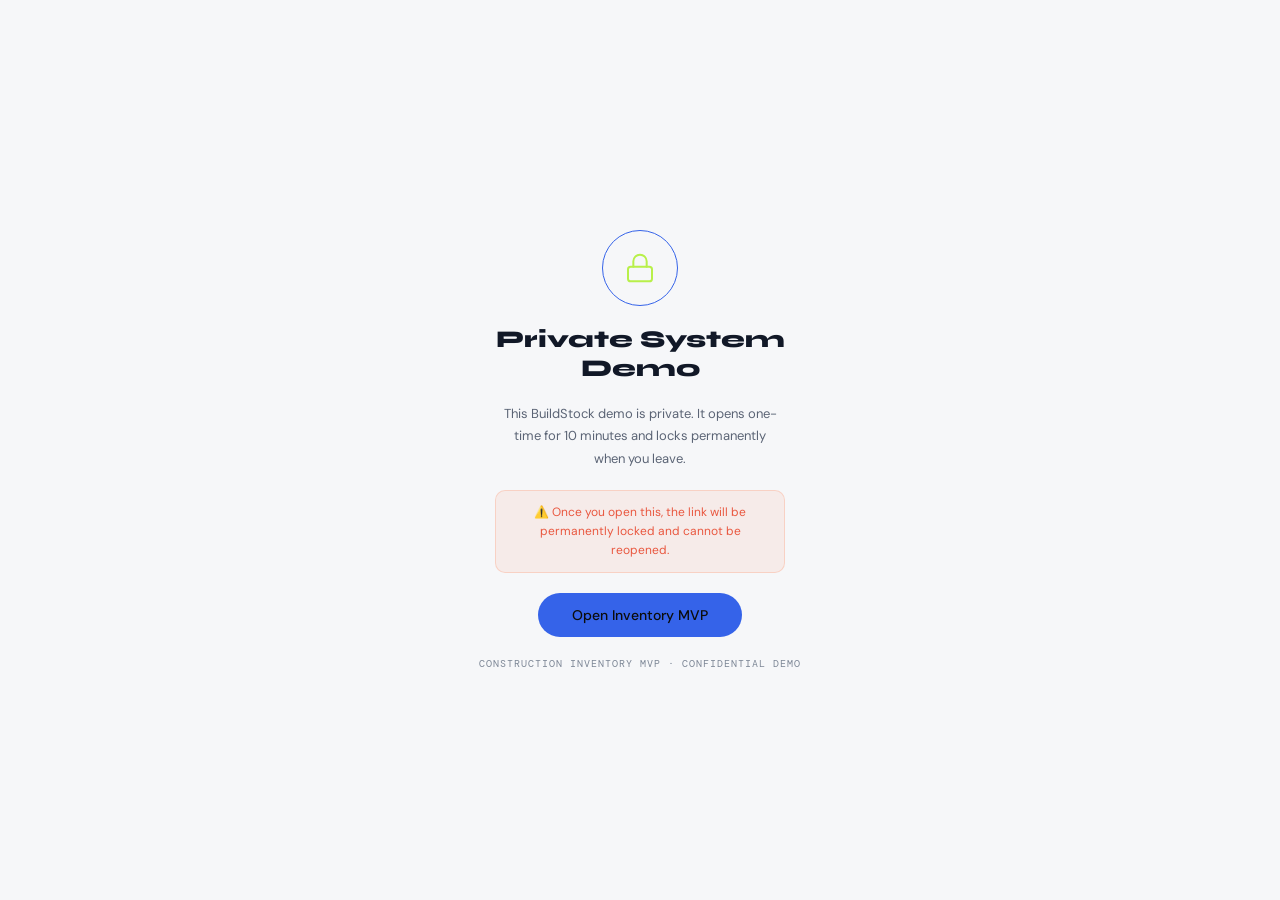
<file: mvp-construction-inventory.html>
<!DOCTYPE html>
<html lang="en">
<head>
<meta charset="UTF-8">
<meta name="viewport" content="width=device-width, initial-scale=1.0, maximum-scale=1.0">
  <link rel="canonical" href="https://saratechsystems.com/mvp-construction-inventory.html" />

<title>Workshop Pro</title>
<link href="https://fonts.googleapis.com/css2?family=Syne:wght@600;700;800&family=DM+Sans:wght@300;400;500&family=DM+Mono:wght@400;500&display=swap" rel="stylesheet">
<style>
:root {
  --bg: #0C0C0A;
  --s1: #131311;
  --s2: #1A1A17;
  --s3: #222220;
  --border: rgba(255,255,255,0.07);
  --border2: rgba(255,255,255,0.12);
  --accent: #B8F04A;
  --accent2: #FF6B35;
  --accent3: #7C6FFF;
  --text: #F0EDE8;
  --muted: #888880;
  --muted2: #444440;
  --green: #B8F04A;
  --red: #FF6B35;
  --blue: #7C6FFF;
  --yellow: #FFD166;
}
*{box-sizing:border-box;margin:0;padding:0;}
body{background:var(--bg);color:var(--text);font-family:'DM Sans',sans-serif;font-size:14px;height:100vh;display:flex;overflow:hidden;}

/* ONE-TIME VIEW GATE */
#otv-gate{position:fixed;inset:0;background:var(--bg);z-index:9999;display:flex;align-items:center;justify-content:center;flex-direction:column;gap:20px;padding:32px;text-align:center;}
#otv-expired{position:fixed;inset:0;background:var(--bg);z-index:9999;display:none;align-items:center;justify-content:center;flex-direction:column;gap:20px;padding:32px;text-align:center;}
.otv-ring{width:76px;height:76px;border-radius:50%;border:1.5px solid var(--accent);display:flex;align-items:center;justify-content:center;animation:otv-pulse 2s ease-in-out infinite;}
.otv-ring.red{border-color:var(--accent2);animation:none;}
@keyframes otv-pulse{0%,100%{box-shadow:0 0 0 0 rgba(184,240,74,0.3);}50%{box-shadow:0 0 0 14px rgba(184,240,74,0);}}
.otv-ring svg{width:32px;height:32px;}
.otv-h{font-family:'Syne',sans-serif;font-size:24px;font-weight:800;max-width:300px;line-height:1.2;}
.otv-p{color:var(--muted);font-size:13px;max-width:280px;line-height:1.7;}
.otv-warn{background:rgba(255,107,53,0.08);border:1px solid rgba(255,107,53,0.2);border-radius:10px;padding:12px 18px;font-size:12px;color:var(--accent2);max-width:290px;line-height:1.6;}
.otv-btn{background:var(--accent);color:#0C0C0A;border:none;border-radius:100px;padding:13px 34px;font-size:14px;font-weight:500;font-family:'DM Sans',sans-serif;cursor:pointer;transition:transform 0.15s,opacity 0.15s;}
.otv-btn:hover{transform:scale(1.03);}
.otv-btn:active{transform:scale(0.97);}
.otv-bar{width:260px;height:3px;background:rgba(255,255,255,0.07);border-radius:2px;overflow:hidden;display:none;}
.otv-fill{height:100%;width:100%;background:var(--accent);border-radius:2px;transition:width 1.6s linear;}
.otv-meta{font-family:'DM Mono',monospace;font-size:10px;color:var(--muted2);letter-spacing:1px;}
.otv-timer{font-family:'DM Mono',monospace;font-size:12px;color:var(--accent2);margin-top:-8px;}
#app-wrap{display:none;width:100%;height:100%;}

/* SIDEBAR */
.sidebar{width:220px;min-width:220px;background:var(--s1);border-right:1px solid var(--border);display:flex;flex-direction:column;height:100vh;overflow-y:auto;}
.logo{padding:20px 18px 16px;border-bottom:1px solid var(--border);}
.logo-text{font-family:'Syne',sans-serif;font-size:18px;font-weight:800;color:var(--accent);letter-spacing:-0.5px;}
.logo-sub{font-size:10px;font-family:'DM Mono',monospace;color:var(--muted2);letter-spacing:1px;margin-top:2px;}
.nav-section{padding:14px 12px 6px;}
.nav-label{font-family:'DM Mono',monospace;font-size:9px;letter-spacing:2px;color:var(--muted2);padding:0 6px;margin-bottom:6px;}
.nav-item{display:flex;align-items:center;gap:10px;padding:9px 10px;border-radius:8px;cursor:pointer;font-size:13px;color:var(--muted);transition:all 0.15s;margin-bottom:2px;border:1px solid transparent;}
.nav-item:hover{background:var(--s2);color:var(--text);}
.nav-item.active{background:rgba(184,240,74,0.08);color:var(--accent);border-color:rgba(184,240,74,0.15);}
.nav-icon{width:16px;height:16px;flex-shrink:0;opacity:0.7;}
.nav-item.active .nav-icon{opacity:1;}
.sidebar-footer{margin-top:auto;padding:14px 12px;border-top:1px solid var(--border);}
.user-pill{display:flex;align-items:center;gap:10px;padding:10px;background:var(--s2);border-radius:10px;border:1px solid var(--border);}
.avatar{width:30px;height:30px;border-radius:8px;background:rgba(184,240,74,0.15);border:1px solid rgba(184,240,74,0.25);display:flex;align-items:center;justify-content:center;font-size:12px;font-weight:500;color:var(--accent);}
.user-name{font-size:12px;font-weight:500;}
.user-role{font-size:10px;color:var(--muted);font-family:'DM Mono',monospace;}

/* MAIN */
.main{flex:1;display:flex;flex-direction:column;overflow:hidden;}
.topbar{background:var(--s1);border-bottom:1px solid var(--border);padding:12px 24px;display:flex;align-items:center;justify-content:space-between;flex-shrink:0;}
.topbar-title{font-family:'Syne',sans-serif;font-size:16px;font-weight:700;}
.topbar-right{display:flex;align-items:center;gap:10px;}
.btn{display:inline-flex;align-items:center;gap:7px;padding:8px 16px;border-radius:8px;border:none;cursor:pointer;font-size:13px;font-family:'DM Sans',sans-serif;font-weight:500;transition:all 0.15s;}
.btn-primary{background:var(--accent);color:#0C0C0A;}
.btn-primary:hover{opacity:0.9;}
.btn-ghost{background:var(--s2);color:var(--muted);border:1px solid var(--border);}
.btn-ghost:hover{color:var(--text);border-color:var(--border2);}
.btn-danger{background:rgba(255,107,53,0.1);color:var(--red);border:1px solid rgba(255,107,53,0.2);}
.btn-sm{padding:5px 10px;font-size:11px;}
.page{flex:1;overflow-y:auto;padding:24px;}
.page-section{display:none;}
.page-section.active{display:block;}

/* CARDS */
.card{background:var(--s1);border:1px solid var(--border);border-radius:12px;padding:20px;margin-bottom:16px;}
.card-title{font-family:'Syne',sans-serif;font-size:14px;font-weight:700;margin-bottom:14px;display:flex;align-items:center;gap:8px;}

/* STAT CARDS */
.stats-grid{display:grid;grid-template-columns:repeat(4,1fr);gap:12px;margin-bottom:20px;}
.stat-card{background:var(--s1);border:1px solid var(--border);border-radius:12px;padding:18px;}
.stat-value{font-family:'DM Mono',monospace;font-size:22px;font-weight:500;margin-bottom:4px;}
.stat-label{font-size:11px;color:var(--muted);}
.stat-change{font-size:11px;font-family:'DM Mono',monospace;margin-top:6px;}
.up{color:var(--green);}
.down{color:var(--red);}

/* TABLE */
.table-wrap{background:var(--s1);border:1px solid var(--border);border-radius:12px;overflow:hidden;margin-bottom:16px;}
table{width:100%;border-collapse:collapse;}
thead th{text-align:left;padding:10px 16px;font-family:'DM Mono',monospace;font-size:10px;letter-spacing:1px;color:var(--muted2);border-bottom:1px solid var(--border);font-weight:400;background:var(--s2);}
tbody td{padding:11px 16px;border-bottom:1px solid var(--border);font-size:13px;vertical-align:middle;}
tbody tr:last-child td{border-bottom:none;}
tbody tr:hover td{background:rgba(255,255,255,0.015);}
.badge{display:inline-flex;align-items:center;padding:3px 8px;border-radius:100px;font-size:10px;font-family:'DM Mono',monospace;font-weight:500;}
.badge-green{background:rgba(184,240,74,0.1);color:var(--green);border:1px solid rgba(184,240,74,0.2);}
.badge-orange{background:rgba(255,107,53,0.1);color:var(--red);border:1px solid rgba(255,107,53,0.2);}
.badge-blue{background:rgba(124,111,255,0.1);color:var(--blue);border:1px solid rgba(124,111,255,0.2);}
.badge-yellow{background:rgba(255,209,102,0.1);color:var(--yellow);border:1px solid rgba(255,209,102,0.2);}

/* FORM */
.form-grid{display:grid;grid-template-columns:1fr 1fr;gap:14px;margin-bottom:16px;}
.form-grid-3{display:grid;grid-template-columns:1fr 1fr 1fr;gap:14px;margin-bottom:16px;}
.field{display:flex;flex-direction:column;gap:6px;}
.field label{font-size:11px;color:var(--muted);font-family:'DM Mono',monospace;letter-spacing:0.5px;}
.field input,.field select,.field textarea{background:var(--s2);border:1px solid var(--border);border-radius:8px;padding:9px 12px;color:var(--text);font-family:'DM Sans',sans-serif;font-size:13px;outline:none;transition:border-color 0.15s;}
.field input:focus,.field select:focus,.field textarea:focus{border-color:rgba(184,240,74,0.3);}
.field select option{background:var(--s2);}
.field textarea{resize:vertical;min-height:70px;}

/* MODAL */
.modal-overlay{display:none;position:fixed;inset:0;background:rgba(0,0,0,0.7);z-index:100;align-items:center;justify-content:center;padding:20px;}
.modal-overlay.open{display:flex;}
.modal{background:var(--s1);border:1px solid var(--border2);border-radius:16px;padding:24px;width:100%;max-width:560px;max-height:90vh;overflow-y:auto;}
.modal-title{font-family:'Syne',sans-serif;font-size:16px;font-weight:700;margin-bottom:20px;display:flex;justify-content:space-between;align-items:center;}
.modal-close{background:var(--s2);border:1px solid var(--border);border-radius:6px;padding:4px 8px;cursor:pointer;color:var(--muted);font-size:12px;}

/* GRID LAYOUTS */
.grid-2{display:grid;grid-template-columns:1fr 1fr;gap:14px;}
.grid-3{display:grid;grid-template-columns:1fr 1fr 1fr;gap:14px;}

/* PL ROW */
.pl-row{display:flex;justify-content:space-between;padding:10px 0;border-bottom:1px solid var(--border);font-size:13px;}
.pl-row:last-child{border-bottom:none;}
.pl-row.total{font-weight:500;font-size:14px;}
.pl-label{color:var(--muted);}
.pl-val{font-family:'DM Mono',monospace;}

/* TOAST */
.toast{position:fixed;bottom:24px;right:24px;background:var(--s2);border:1px solid var(--border2);border-radius:10px;padding:12px 18px;font-size:13px;z-index:999;transform:translateY(80px);opacity:0;transition:all 0.3s;max-width:280px;}
.toast.show{transform:translateY(0);opacity:1;}
.toast.success{border-color:rgba(184,240,74,0.3);color:var(--green);}
.toast.error{border-color:rgba(255,107,53,0.3);color:var(--red);}

/* ITEMS LINE (job card) */
.line-items{border:1px solid var(--border);border-radius:10px;overflow:hidden;margin-bottom:14px;}
.line-item-row{display:grid;grid-template-columns:2fr 1fr 1fr 80px 36px;gap:8px;padding:10px 12px;border-bottom:1px solid var(--border);align-items:center;}
.line-item-row:last-child{border-bottom:none;}
.line-item-header{background:var(--s2);font-family:'DM Mono',monospace;font-size:10px;color:var(--muted2);letter-spacing:1px;}
.remove-btn{background:none;border:none;color:var(--muted2);cursor:pointer;font-size:16px;line-height:1;padding:2px 6px;border-radius:4px;}
.remove-btn:hover{color:var(--red);background:rgba(255,107,53,0.1);}

/* VEHICLE CARDS */
.vehicle-grid{display:grid;grid-template-columns:1fr 1fr;gap:14px;margin-bottom:16px;}
.vehicle-card{background:var(--s1);border:1px solid var(--border);border-radius:12px;padding:18px;}
.vehicle-header{display:flex;align-items:center;gap:10px;margin-bottom:14px;}
.vehicle-icon{font-size:22px;}
.vehicle-name{font-family:'Syne',sans-serif;font-size:14px;font-weight:700;}
.vehicle-stat{display:flex;justify-content:space-between;font-size:12px;padding:6px 0;border-bottom:1px solid var(--border);}
.vehicle-stat:last-child{border-bottom:none;}
.vehicle-stat-label{color:var(--muted);}
.vehicle-stat-val{font-family:'DM Mono',monospace;}

/* STOCK BAR */
.stock-bar{height:4px;background:var(--s3);border-radius:2px;margin-top:6px;overflow:hidden;}
.stock-fill{height:100%;border-radius:2px;transition:width 0.3s;}

/* SEARCH BAR */
.search-bar{background:var(--s2);border:1px solid var(--border);border-radius:8px;padding:8px 14px;display:flex;align-items:center;gap:10px;margin-bottom:16px;}
.search-bar input{background:none;border:none;outline:none;color:var(--text);font-size:13px;flex:1;font-family:'DM Sans',sans-serif;}
.search-icon{color:var(--muted);font-size:14px;}

/* RESPONSIVE */
@media(max-width:768px){
  .sidebar{width:60px;min-width:60px;}
  .logo-text,.logo-sub,.nav-label,.nav-item span,.user-name,.user-role{display:none;}
  .nav-item{justify-content:center;padding:10px;}
  .stats-grid{grid-template-columns:1fr 1fr;}
  .form-grid,.form-grid-3{grid-template-columns:1fr;}
  .grid-2,.grid-3,.vehicle-grid{grid-template-columns:1fr;}
}
</style>
</head>
<body>

<!-- ONE-TIME VIEW GATE -->
<div id="otv-gate">
  <div class="otv-ring">
    <svg viewBox="0 0 24 24" fill="none" stroke="#B8F04A" stroke-width="1.5" stroke-linecap="round" stroke-linejoin="round">
      <rect x="3" y="11" width="18" height="11" rx="2"/><path d="M7 11V7a5 5 0 0 1 10 0v4"/>
    </svg>
  </div>
  <div class="otv-h">Private System Demo</div>
  <p class="otv-p">This Workshop Pro demo has been shared with you privately. It can only be opened once — take screenshots if needed.</p>
  <div class="otv-warn">⚠️ Once you open this, the link will be permanently locked and cannot be reopened.</div>
  <div class="otv-bar" id="otv-bar"><div class="otv-fill" id="otv-fill"></div></div>
  <button class="otv-btn" id="otv-open-btn" onclick="otvOpen()">Open Workshop Pro</button>
  <div class="otv-meta">WORKSHOP PRO · CONFIDENTIAL DEMO</div>
</div>

<!-- EXPIRED SCREEN -->
<div id="otv-expired">
  <div class="otv-ring red">
    <svg viewBox="0 0 24 24" fill="none" stroke="#FF6B35" stroke-width="1.5" stroke-linecap="round" stroke-linejoin="round">
      <circle cx="12" cy="12" r="10"/><line x1="15" y1="9" x2="9" y2="15"/><line x1="9" y1="9" x2="15" y2="15"/>
    </svg>
  </div>
  <div class="otv-h" style="color:var(--accent2)">Demo Expired</div>
  <p class="otv-p">This demo link has already been viewed and is no longer available. Contact the sender for a new link.</p>
  <div class="otv-meta">WORKSHOP PRO · ONE-TIME VIEW</div>
</div>

<!-- APP WRAPPER -->
<div id="app-wrap">

<!-- SIDEBAR -->
<nav class="sidebar">
  <div class="logo">
    <div class="logo-text">Workshop Pro</div>
    <div class="logo-sub">MANAGEMENT SYSTEM</div>
  </div>

  <div class="nav-section">
    <div class="nav-label">Operations</div>
    <div class="nav-item active" onclick="goto('dashboard')">
      <svg class="nav-icon" viewBox="0 0 24 24" fill="none" stroke="currentColor" stroke-width="1.5"><rect x="3" y="3" width="7" height="7" rx="1"/><rect x="14" y="3" width="7" height="7" rx="1"/><rect x="3" y="14" width="7" height="7" rx="1"/><rect x="14" y="14" width="7" height="7" rx="1"/></svg>
      <span>Dashboard</span>
    </div>
    <div class="nav-item" onclick="goto('service-mgmt')">
      <svg class="nav-icon" viewBox="0 0 24 24" fill="none" stroke="currentColor" stroke-width="1.5"><path d="M14 2H6a2 2 0 0 0-2 2v16a2 2 0 0 0 2 2h12a2 2 0 0 0 2-2V8z"/><polyline points="14 2 14 8 20 8"/></svg>
      <span>Service Mgmt</span>
    </div>
    <div class="nav-item" onclick="goto('pending-jobs')">
      <svg class="nav-icon" viewBox="0 0 24 24" fill="none" stroke="currentColor" stroke-width="1.5"><circle cx="12" cy="12" r="10"/><polyline points="12 6 12 12 16 14"/></svg>
      <span>Pending Jobs</span>
    </div>
    <div class="nav-item" onclick="goto('cashiering')">
      <svg class="nav-icon" viewBox="0 0 24 24" fill="none" stroke="currentColor" stroke-width="1.5"><line x1="12" y1="1" x2="12" y2="23"/><path d="M17 5H9.5a3.5 3.5 0 0 0 0 7h5a3.5 3.5 0 0 1 0 7H6"/></svg>
      <span>Cashiering</span>
    </div>
    <div class="nav-item" onclick="goto('direct-sales')">
      <svg class="nav-icon" viewBox="0 0 24 24" fill="none" stroke="currentColor" stroke-width="1.5"><path d="M6 2L3 6v14a2 2 0 0 0 2 2h14a2 2 0 0 0 2-2V6l-3-4z"/><line x1="3" y1="6" x2="21" y2="6"/></svg>
      <span>Direct Sales</span>
    </div>
    <div class="nav-item" onclick="goto('quotations')">
      <svg class="nav-icon" viewBox="0 0 24 24" fill="none" stroke="currentColor" stroke-width="1.5"><path d="M21 15a2 2 0 0 1-2 2H7l-4 4V5a2 2 0 0 1 2-2h14a2 2 0 0 1 2 2z"/></svg>
      <span>Quotations</span>
    </div>
  </div>

  <div class="nav-section">
    <div class="nav-label">Management</div>
    <div class="nav-item" onclick="goto('stock')">
      <svg class="nav-icon" viewBox="0 0 24 24" fill="none" stroke="currentColor" stroke-width="1.5"><path d="M21 16V8a2 2 0 0 0-1-1.73l-7-4a2 2 0 0 0-2 0l-7 4A2 2 0 0 0 3 8v8a2 2 0 0 0 1 1.73l7 4a2 2 0 0 0 2 0l7-4A2 2 0 0 0 21 16z"/></svg>
      <span>Stock Control</span>
    </div>
    <div class="nav-item" onclick="goto('imports')">
      <svg class="nav-icon" viewBox="0 0 24 24" fill="none" stroke="currentColor" stroke-width="1.5"><path d="M21 10c0 7-9 13-9 13s-9-6-9-13a9 9 0 0 1 18 0z"/><circle cx="12" cy="10" r="3"/></svg>
      <span>Oil Imports</span>
    </div>
    <div class="nav-item" onclick="goto('vehicles')">
      <svg class="nav-icon" viewBox="0 0 24 24" fill="none" stroke="currentColor" stroke-width="1.5"><rect x="1" y="3" width="15" height="13" rx="2"/><path d="M16 8h4l3 5v3h-7V8z"/><circle cx="5.5" cy="18.5" r="2.5"/><circle cx="18.5" cy="18.5" r="2.5"/></svg>
      <span>Vehicles</span>
    </div>
    <div class="nav-item" onclick="goto('customers')">
      <svg class="nav-icon" viewBox="0 0 24 24" fill="none" stroke="currentColor" stroke-width="1.5"><path d="M17 21v-2a4 4 0 0 0-4-4H5a4 4 0 0 0-4 4v2"/><circle cx="9" cy="7" r="4"/><path d="M23 21v-2a4 4 0 0 0-3-3.87"/><path d="M16 3.13a4 4 0 0 1 0 7.75"/></svg>
      <span>Customers</span>
    </div>
    <div class="nav-item" onclick="goto('accounts')">
      <svg class="nav-icon" viewBox="0 0 24 24" fill="none" stroke="currentColor" stroke-width="1.5"><path d="M20 21v-2a4 4 0 0 0-4-4H8a4 4 0 0 0-4 4v2"/><circle cx="12" cy="7" r="4"/></svg>
      <span>Accounts</span>
    </div>
  </div>

  <div class="nav-section">
    <div class="nav-label">Finance</div>
    <div class="nav-item" onclick="goto('pl')">
      <svg class="nav-icon" viewBox="0 0 24 24" fill="none" stroke="currentColor" stroke-width="1.5"><line x1="18" y1="20" x2="18" y2="10"/><line x1="12" y1="20" x2="12" y2="4"/><line x1="6" y1="20" x2="6" y2="14"/></svg>
      <span>Profit & Loss</span>
    </div>
    <div class="nav-item" onclick="goto('reports')">
      <svg class="nav-icon" viewBox="0 0 24 24" fill="none" stroke="currentColor" stroke-width="1.5"><path d="M14 2H6a2 2 0 0 0-2 2v16a2 2 0 0 0 2 2h12a2 2 0 0 0 2-2V8z"/><polyline points="14 2 14 8 20 8"/><line x1="16" y1="13" x2="8" y2="13"/><line x1="16" y1="17" x2="8" y2="17"/></svg>
      <span>Reports</span>
    </div>
    <div class="nav-item" onclick="goto('search')">
      <svg class="nav-icon" viewBox="0 0 24 24" fill="none" stroke="currentColor" stroke-width="1.5"><circle cx="11" cy="11" r="8"/><line x1="21" y1="21" x2="16.65" y2="16.65"/></svg>
      <span>Search</span>
    </div>
    <div class="nav-item" onclick="goto('settings')">
      <svg class="nav-icon" viewBox="0 0 24 24" fill="none" stroke="currentColor" stroke-width="1.5"><circle cx="12" cy="12" r="3"/><path d="M19.4 15a1.65 1.65 0 0 0 .33 1.82l.06.06a2 2 0 0 1-2.83 2.83l-.06-.06a1.65 1.65 0 0 0-1.82-.33 1.65 1.65 0 0 0-1 1.51V21a2 2 0 0 1-4 0v-.09A1.65 1.65 0 0 0 9 19.4a1.65 1.65 0 0 0-1.82.33l-.06.06a2 2 0 0 1-2.83-2.83l.06-.06A1.65 1.65 0 0 0 4.68 15a1.65 1.65 0 0 0-1.51-1H3a2 2 0 0 1 0-4h.09A1.65 1.65 0 0 0 4.6 9a1.65 1.65 0 0 0-.33-1.82l-.06-.06a2 2 0 0 1 2.83-2.83l.06.06A1.65 1.65 0 0 0 9 4.68a1.65 1.65 0 0 0 1-1.51V3a2 2 0 0 1 4 0v.09a1.65 1.65 0 0 0 1 1.51 1.65 1.65 0 0 0 1.82-.33l.06-.06a2 2 0 0 1 2.83 2.83l-.06.06A1.65 1.65 0 0 0 19.4 9a1.65 1.65 0 0 0 1.51 1H21a2 2 0 0 1 0 4h-.09a1.65 1.65 0 0 0-1.51 1z"/></svg>
      <span>Settings</span>
    </div>
  </div>

  <div class="sidebar-footer">
    <div class="user-pill">
      <div class="avatar">JM</div>
      <div>
        <div class="user-name">Juma Motors</div>
        <div class="user-role">OWNER</div>
      </div>
    </div>
  </div>
</nav>

<!-- MAIN CONTENT -->
<div class="main">
  <div class="topbar">
    <div class="topbar-title" id="page-title">Dashboard</div>
    <div class="topbar-right">
      <button class="btn btn-ghost btn-sm" onclick="sendWhatsApp()">📱 Send Report</button>
      <button class="btn btn-primary btn-sm" onclick="goto('service-mgmt');openModal('job-modal')">+ New Job Card</button>
    </div>
  </div>

  <div class="page">

    <!-- ═══════════════════════════════════ DASHBOARD ═══ -->
    <div class="page-section active" id="sec-dashboard">
      <div class="stats-grid">
        <div class="stat-card">
          <div class="stat-value up">KSh 48,200</div>
          <div class="stat-label">Today's Revenue</div>
          <div class="stat-change up">↑ 12% vs yesterday</div>
        </div>
        <div class="stat-card">
          <div class="stat-value" style="color:var(--blue)">14</div>
          <div class="stat-label">Jobs Today</div>
          <div class="stat-change up">↑ 3 more than avg</div>
        </div>
        <div class="stat-card">
          <div class="stat-value" style="color:var(--yellow)">320 L</div>
          <div class="stat-label">Oil Stock Left</div>
          <div class="stat-change down">⚠ Reorder soon</div>
        </div>
        <div class="stat-card">
          <div class="stat-value up">KSh 115K</div>
          <div class="stat-label">Month Net Profit</div>
          <div class="stat-change up">↑ Profitable</div>
        </div>
      </div>

      <div class="grid-2">
        <div class="card">
          <div class="card-title">Today's Jobs</div>
          <table>
            <thead><tr><th>PLATE</th><th>SERVICE</th><th>STAFF</th><th>STATUS</th><th>AMT</th></tr></thead>
            <tbody id="dashboard-jobs">
              <tr><td>KDH 234A</td><td>Oil Change 5W-30</td><td>Ali</td><td><span class="badge badge-green">Done</span></td><td style="font-family:'DM Mono',monospace">3,500</td></tr>
              <tr><td>KBC 001K</td><td>Wheel Alignment</td><td>John</td><td><span class="badge badge-orange">Pending</span></td><td style="font-family:'DM Mono',monospace">2,000</td></tr>
              <tr><td>KBZ 554J</td><td>Oil Change 10W-40</td><td>Ali</td><td><span class="badge badge-green">Done</span></td><td style="font-family:'DM Mono',monospace">4,200</td></tr>
              <tr><td>KCG 112B</td><td>Wheel Balancing</td><td>John</td><td><span class="badge badge-blue">Cashier</span></td><td style="font-family:'DM Mono',monospace">1,500</td></tr>
              <tr><td>KDA 789M</td><td>Oil Change + Filter</td><td>Ali</td><td><span class="badge badge-green">Done</span></td><td style="font-family:'DM Mono',monospace">5,800</td></tr>
            </tbody>
          </table>
        </div>
        <div>
          <div class="card">
            <div class="card-title">Revenue Breakdown</div>
            <div class="pl-row"><span class="pl-label">Oil Sales</span><span class="pl-val up">KSh 28,400</span></div>
            <div class="pl-row"><span class="pl-label">Workshop Services</span><span class="pl-val up">KSh 12,800</span></div>
            <div class="pl-row"><span class="pl-label">Direct Sales</span><span class="pl-val up">KSh 7,000</span></div>
            <div class="pl-row total"><span>Total</span><span class="pl-val up">KSh 48,200</span></div>
          </div>
          <div class="card">
            <div class="card-title">⚠ Low Stock Alerts</div>
            <div class="pl-row"><span class="pl-label">Castrol 10W-40</span><span class="pl-val down">18 L left</span></div>
            <div class="pl-row"><span class="pl-label">Shell 5W-30</span><span class="pl-val down">24 L left</span></div>
            <div class="pl-row"><span class="pl-label">Total Quartz 20W-50</span><span class="pl-val" style="color:var(--yellow)">45 L left</span></div>
          </div>
        </div>
      </div>
    </div>

    <!-- ═══════════════════════════════════ SERVICE MANAGEMENT ═══ -->
    <div class="page-section" id="sec-service-mgmt">
      <div style="display:flex;justify-content:space-between;align-items:center;margin-bottom:16px">
        <div style="font-size:13px;color:var(--muted)">Create and manage job cards for all workshop services</div>
        <button class="btn btn-primary" onclick="openModal('job-modal')">+ New Job Card</button>
      </div>
      <div class="table-wrap">
        <table>
          <thead><tr><th>JOB #</th><th>DATE</th><th>CAR PLATE</th><th>CUSTOMER</th><th>SERVICES</th><th>AMOUNT</th><th>PAYMENT</th><th>STATUS</th><th>ACTION</th></tr></thead>
          <tbody>
            <tr><td style="font-family:'DM Mono',monospace;color:var(--accent)">#JC-0041</td><td>03 May 2026</td><td>KDH 234A</td><td>Hassan Osman</td><td>Oil Change 5W-30</td><td style="font-family:'DM Mono',monospace">3,500</td><td>M-Pesa</td><td><span class="badge badge-green">Cleared</span></td><td><button class="btn btn-ghost btn-sm" onclick="showReceipt()">🖨 Receipt</button></td></tr>
            <tr><td style="font-family:'DM Mono',monospace;color:var(--accent)">#JC-0040</td><td>03 May 2026</td><td>KBC 001K</td><td>Amina Wanjiru</td><td>Wheel Alignment</td><td style="font-family:'DM Mono',monospace">2,000</td><td>Cash</td><td><span class="badge badge-orange">Pending</span></td><td><button class="btn btn-ghost btn-sm" onclick="openModal('job-modal')">✏ Edit</button></td></tr>
            <tr><td style="font-family:'DM Mono',monospace;color:var(--accent)">#JC-0039</td><td>02 May 2026</td><td>KBZ 554J</td><td>Peter Kamau</td><td>Oil 10W-40 + Filter</td><td style="font-family:'DM Mono',monospace">5,800</td><td>Cash</td><td><span class="badge badge-green">Cleared</span></td><td><button class="btn btn-ghost btn-sm" onclick="showReceipt()">🖨 Receipt</button></td></tr>
            <tr><td style="font-family:'DM Mono',monospace;color:var(--accent)">#JC-0038</td><td>02 May 2026</td><td>KCG 112B</td><td>James Otieno</td><td>Wheel Balancing x4</td><td style="font-family:'DM Mono',monospace">1,500</td><td>M-Pesa</td><td><span class="badge badge-blue">At Cashier</span></td><td><button class="btn btn-ghost btn-sm" onclick="goto('cashiering')">💳 Collect</button></td></tr>
            <tr><td style="font-family:'DM Mono',monospace;color:var(--accent)">#JC-0037</td><td>01 May 2026</td><td>KDA 789M</td><td>Grace Njoki</td><td>Oil Change + Alignment</td><td style="font-family:'DM Mono',monospace">7,200</td><td>Cash</td><td><span class="badge badge-green">Cleared</span></td><td><button class="btn btn-danger btn-sm" onclick="revertJob()">↩ Revert</button></td></tr>
          </tbody>
        </table>
      </div>
    </div>

    <!-- ═══════════════════════════════════ PENDING JOBS ═══ -->
    <div class="page-section" id="sec-pending-jobs">
      <div style="margin-bottom:16px;font-size:13px;color:var(--muted)">Jobs in progress — update status or add services</div>
      <div class="table-wrap">
        <table>
          <thead><tr><th>JOB #</th><th>PLATE</th><th>CUSTOMER</th><th>SERVICE</th><th>STARTED</th><th>STAFF</th><th>NOTES</th><th>ACTION</th></tr></thead>
          <tbody>
            <tr><td style="font-family:'DM Mono',monospace;color:var(--accent)">#JC-0040</td><td>KBC 001K</td><td>Amina Wanjiru</td><td>Wheel Alignment</td><td>09:30 AM</td><td>John</td><td>Front wheels only</td><td><button class="btn btn-primary btn-sm" onclick="completeJob()">✓ Complete</button></td></tr>
            <tr><td style="font-family:'DM Mono',monospace;color:var(--accent)">#JC-0042</td><td>KAD 556P</td><td>David Mwangi</td><td>Oil 5W-30 + Flush</td><td>10:15 AM</td><td>Ali</td><td>Check brake fluid too</td><td><button class="btn btn-primary btn-sm" onclick="completeJob()">✓ Complete</button></td></tr>
            <tr><td style="font-family:'DM Mono',monospace;color:var(--accent)">#JC-0043</td><td>KCC 889Q</td><td>Sarah Achieng</td><td>Balancing x4</td><td>11:00 AM</td><td>John</td><td>—</td><td><button class="btn btn-primary btn-sm" onclick="completeJob()">✓ Complete</button></td></tr>
          </tbody>
        </table>
      </div>
    </div>

    <!-- ═══════════════════════════════════ CASHIERING ═══ -->
    <div class="page-section" id="sec-cashiering">
      <div style="margin-bottom:16px;font-size:13px;color:var(--muted)">Collect payment for completed jobs</div>
      <div class="table-wrap">
        <table>
          <thead><tr><th>JOB #</th><th>PLATE</th><th>CUSTOMER</th><th>SERVICES</th><th>AMOUNT</th><th>PAYMENT</th><th>ACTION</th></tr></thead>
          <tbody>
            <tr>
              <td style="font-family:'DM Mono',monospace;color:var(--accent)">#JC-0038</td><td>KCG 112B</td><td>James Otieno</td><td>Wheel Balancing x4</td>
              <td style="font-family:'DM Mono',monospace">KSh 1,500</td>
              <td>
                <select style="background:var(--s2);border:1px solid var(--border);color:var(--text);border-radius:6px;padding:4px 8px;font-size:12px;">
                  <option>Cash</option><option>M-Pesa</option><option>Credit</option>
                </select>
              </td>
              <td><button class="btn btn-primary btn-sm" onclick="collectPayment()">💳 Collect & Print</button></td>
            </tr>
          </tbody>
        </table>
      </div>
      <div class="card" style="max-width:400px">
        <div class="card-title">M-Pesa STK Push</div>
        <div class="field" style="margin-bottom:12px">
          <label>Customer Phone</label>
          <input type="tel" placeholder="0712 345 678" value="0712 345 678">
        </div>
        <div class="field" style="margin-bottom:12px">
          <label>Amount (KSh)</label>
          <input type="number" value="1500">
        </div>
        <button class="btn btn-primary" onclick="sendSTK()">Send M-Pesa Request 📲</button>
      </div>
    </div>

    <!-- ═══════════════════════════════════ DIRECT SALES ═══ -->
    <div class="page-section" id="sec-direct-sales">
      <div style="display:flex;justify-content:space-between;margin-bottom:16px">
        <div style="font-size:13px;color:var(--muted)">Sell oil or products without creating a full job card</div>
        <button class="btn btn-primary" onclick="openModal('sale-modal')">+ New Sale</button>
      </div>
      <div class="table-wrap">
        <table>
          <thead><tr><th>SALE #</th><th>DATE</th><th>ITEM</th><th>QTY</th><th>UNIT PRICE</th><th>TOTAL</th><th>CUSTOMER</th><th>PAYMENT</th></tr></thead>
          <tbody>
            <tr><td style="font-family:'DM Mono',monospace;color:var(--accent)">#DS-012</td><td>03 May</td><td>Castrol 10W-40 4L</td><td>2</td><td style="font-family:'DM Mono',monospace">2,800</td><td style="font-family:'DM Mono',monospace">5,600</td><td>Walk-in</td><td><span class="badge badge-green">M-Pesa</span></td></tr>
            <tr><td style="font-family:'DM Mono',monospace;color:var(--accent)">#DS-011</td><td>03 May</td><td>Shell Helix 5W-30 5L</td><td>1</td><td style="font-family:'DM Mono',monospace">3,200</td><td style="font-family:'DM Mono',monospace">3,200</td><td>David Mwangi</td><td><span class="badge badge-blue">Cash</span></td></tr>
            <tr><td style="font-family:'DM Mono',monospace;color:var(--accent)">#DS-010</td><td>02 May</td><td>Total Quartz 20W-50 4L</td><td>3</td><td style="font-family:'DM Mono',monospace">1,800</td><td style="font-family:'DM Mono',monospace">5,400</td><td>Grace Njoki</td><td><span class="badge badge-green">M-Pesa</span></td></tr>
          </tbody>
        </table>
      </div>
    </div>

    <!-- ═══════════════════════════════════ QUOTATIONS ═══ -->
    <div class="page-section" id="sec-quotations">
      <div style="display:flex;justify-content:space-between;margin-bottom:16px">
        <div style="font-size:13px;color:var(--muted)">Create price estimates before work begins</div>
        <button class="btn btn-primary" onclick="openModal('quote-modal')">+ New Quotation</button>
      </div>
      <div class="table-wrap">
        <table>
          <thead><tr><th>QUOTE #</th><th>DATE</th><th>CUSTOMER</th><th>PLATE</th><th>SERVICES</th><th>AMOUNT</th><th>STATUS</th><th>ACTION</th></tr></thead>
          <tbody>
            <tr><td style="font-family:'DM Mono',monospace;color:var(--accent)">#Q-008</td><td>03 May</td><td>Hassan Osman</td><td>KDH 234A</td><td>Full service package</td><td style="font-family:'DM Mono',monospace">12,500</td><td><span class="badge badge-yellow">Sent</span></td><td><button class="btn btn-primary btn-sm" onclick="convertQuote()">→ Convert to Job</button></td></tr>
            <tr><td style="font-family:'DM Mono',monospace;color:var(--accent)">#Q-007</td><td>02 May</td><td>Amina Wanjiru</td><td>KBC 001K</td><td>Alignment + Balancing</td><td style="font-family:'DM Mono',monospace">4,500</td><td><span class="badge badge-green">Accepted</span></td><td><button class="btn btn-primary btn-sm" onclick="convertQuote()">→ Convert to Job</button></td></tr>
            <tr><td style="font-family:'DM Mono',monospace;color:var(--accent)">#Q-006</td><td>01 May</td><td>James Otieno</td><td>KCG 112B</td><td>Oil change + filter</td><td style="font-family:'DM Mono',monospace">5,200</td><td><span class="badge badge-orange">Declined</span></td><td><button class="btn btn-ghost btn-sm">Archive</button></td></tr>
          </tbody>
        </table>
      </div>
    </div>

    <!-- ═══════════════════════════════════ STOCK CONTROL ═══ -->
    <div class="page-section" id="sec-stock">
      <div style="display:flex;justify-content:space-between;margin-bottom:16px">
        <div style="font-size:13px;color:var(--muted)">Live inventory — auto-deducted on each job</div>
        <div style="display:flex;gap:8px">
          <button class="btn btn-ghost" onclick="openModal('receive-modal')">+ Receive Stock</button>
          <button class="btn btn-primary" onclick="openModal('stock-modal')">+ Add Product</button>
        </div>
      </div>
      <div class="table-wrap">
        <table>
          <thead><tr><th>PRODUCT</th><th>CATEGORY</th><th>QTY ON HAND</th><th>REORDER LEVEL</th><th>COST/L</th><th>SELL/L</th><th>MARGIN</th><th>STATUS</th></tr></thead>
          <tbody>
            <tr>
              <td>Castrol 10W-40</td><td>Engine Oil</td>
              <td><div style="font-family:'DM Mono',monospace">18 L</div><div class="stock-bar"><div class="stock-fill" style="width:18%;background:var(--red)"></div></div></td>
              <td style="font-family:'DM Mono',monospace">30 L</td>
              <td style="font-family:'DM Mono',monospace">380</td><td style="font-family:'DM Mono',monospace">650</td>
              <td style="font-family:'DM Mono',monospace;color:var(--green)">+42%</td>
              <td><span class="badge badge-orange">Low Stock</span></td>
            </tr>
            <tr>
              <td>Shell Helix 5W-30</td><td>Engine Oil</td>
              <td><div style="font-family:'DM Mono',monospace">24 L</div><div class="stock-bar"><div class="stock-fill" style="width:24%;background:var(--red)"></div></div></td>
              <td style="font-family:'DM Mono',monospace">30 L</td>
              <td style="font-family:'DM Mono',monospace">420</td><td style="font-family:'DM Mono',monospace">700</td>
              <td style="font-family:'DM Mono',monospace;color:var(--green)">+40%</td>
              <td><span class="badge badge-orange">Low Stock</span></td>
            </tr>
            <tr>
              <td>Total Quartz 20W-50</td><td>Engine Oil</td>
              <td><div style="font-family:'DM Mono',monospace">120 L</div><div class="stock-bar"><div class="stock-fill" style="width:60%;background:var(--green)"></div></div></td>
              <td style="font-family:'DM Mono',monospace">40 L</td>
              <td style="font-family:'DM Mono',monospace">320</td><td style="font-family:'DM Mono',monospace">550</td>
              <td style="font-family:'DM Mono',monospace;color:var(--green)">+41%</td>
              <td><span class="badge badge-green">OK</span></td>
            </tr>
            <tr>
              <td>Mobil Super 10W-40</td><td>Engine Oil</td>
              <td><div style="font-family:'DM Mono',monospace">85 L</div><div class="stock-bar"><div class="stock-fill" style="width:70%;background:var(--green)"></div></div></td>
              <td style="font-family:'DM Mono',monospace">30 L</td>
              <td style="font-family:'DM Mono',monospace">360</td><td style="font-family:'DM Mono',monospace">620</td>
              <td style="font-family:'DM Mono',monospace;color:var(--green)">+42%</td>
              <td><span class="badge badge-green">OK</span></td>
            </tr>
            <tr>
              <td>Gear Oil 80W-90</td><td>Gear Oil</td>
              <td><div style="font-family:'DM Mono',monospace">40 L</div><div class="stock-bar"><div class="stock-fill" style="width:50%;background:var(--yellow)"></div></div></td>
              <td style="font-family:'DM Mono',monospace">20 L</td>
              <td style="font-family:'DM Mono',monospace">280</td><td style="font-family:'DM Mono',monospace">480</td>
              <td style="font-family:'DM Mono',monospace;color:var(--green)">+41%</td>
              <td><span class="badge badge-blue">Normal</span></td>
            </tr>
          </tbody>
        </table>
      </div>
    </div>

    <!-- ═══════════════════════════════════ OIL IMPORTS ═══ -->
    <div class="page-section" id="sec-imports">
      <div style="display:flex;justify-content:space-between;margin-bottom:16px">
        <div style="font-size:13px;color:var(--muted)">Track every import shipment with full landed cost</div>
        <button class="btn btn-primary" onclick="openModal('import-modal')">+ New Shipment</button>
      </div>
      <div class="table-wrap">
        <table>
          <thead><tr><th>SHIPMENT #</th><th>SUPPLIER</th><th>QTY</th><th>INVOICE USD</th><th>FREIGHT</th><th>DUTY+CLEARING</th><th>LANDED KSH/L</th><th>STATUS</th></tr></thead>
          <tbody>
            <tr>
              <td style="font-family:'DM Mono',monospace;color:var(--accent)">#IMP-007</td><td>Dubai Lubricants LLC</td>
              <td style="font-family:'DM Mono',monospace">500 L</td>
              <td style="font-family:'DM Mono',monospace">$820</td>
              <td style="font-family:'DM Mono',monospace">KSh 14,200</td>
              <td style="font-family:'DM Mono',monospace">KSh 38,400</td>
              <td style="font-family:'DM Mono',monospace;color:var(--accent)">KSh 372/L</td>
              <td><span class="badge badge-green">Received</span></td>
            </tr>
            <tr>
              <td style="font-family:'DM Mono',monospace;color:var(--accent)">#IMP-006</td><td>Gulf Oil Trading</td>
              <td style="font-family:'DM Mono',monospace">300 L</td>
              <td style="font-family:'DM Mono',monospace">$510</td>
              <td style="font-family:'DM Mono',monospace">KSh 9,800</td>
              <td style="font-family:'DM Mono',monospace">KSh 24,100</td>
              <td style="font-family:'DM Mono',monospace;color:var(--accent)">KSh 384/L</td>
              <td><span class="badge badge-yellow">In Transit</span></td>
            </tr>
            <tr>
              <td style="font-family:'DM Mono',monospace;color:var(--accent)">#IMP-005</td><td>Dubai Lubricants LLC</td>
              <td style="font-family:'DM Mono',monospace">800 L</td>
              <td style="font-family:'DM Mono',monospace">$1,280</td>
              <td style="font-family:'DM Mono',monospace">KSh 22,000</td>
              <td style="font-family:'DM Mono',monospace">KSh 58,000</td>
              <td style="font-family:'DM Mono',monospace;color:var(--accent)">KSh 368/L</td>
              <td><span class="badge badge-green">Received</span></td>
            </tr>
          </tbody>
        </table>
      </div>
      <div class="card" style="max-width:500px">
        <div class="card-title">Average Landed Cost (Last 3 Shipments)</div>
        <div class="pl-row"><span class="pl-label">Avg cost per litre</span><span class="pl-val" style="color:var(--yellow)">KSh 374/L</span></div>
        <div class="pl-row"><span class="pl-label">Avg sell price</span><span class="pl-val up">KSh 625/L</span></div>
        <div class="pl-row"><span class="pl-label">Avg gross margin</span><span class="pl-val up">+67%</span></div>
        <div class="pl-row"><span class="pl-label">Exchange rate used</span><span class="pl-val">USD 1 = KSh 130</span></div>
      </div>
    </div>

    <!-- ═══════════════════════════════════ VEHICLES ═══ -->
    <div class="page-section" id="sec-vehicles">
      <div style="margin-bottom:16px;font-size:13px;color:var(--muted)">Track expenses and profitability per vehicle</div>
      <div class="vehicle-grid">
        <div class="vehicle-card">
          <div class="vehicle-header">
            <div class="vehicle-icon">🚐</div>
            <div><div class="vehicle-name">Van — KBE 445T</div><div style="font-size:11px;color:var(--muted)">Delivery + Workshop runs</div></div>
          </div>
          <div class="vehicle-stat"><span class="vehicle-stat-label">Fuel this month</span><span class="vehicle-stat-val down">KSh 18,400</span></div>
          <div class="vehicle-stat"><span class="vehicle-stat-label">Driver salary</span><span class="vehicle-stat-val down">KSh 22,000</span></div>
          <div class="vehicle-stat"><span class="vehicle-stat-label">Insurance</span><span class="vehicle-stat-val down">KSh 4,200</span></div>
          <div class="vehicle-stat"><span class="vehicle-stat-label">Maintenance</span><span class="vehicle-stat-val down">KSh 3,600</span></div>
          <div class="vehicle-stat"><span class="vehicle-stat-label">Total cost</span><span class="vehicle-stat-val down">KSh 48,200</span></div>
          <div class="vehicle-stat"><span class="vehicle-stat-label">Revenue generated</span><span class="vehicle-stat-val up">KSh 112,000</span></div>
          <div class="vehicle-stat"><span class="vehicle-stat-label" style="font-weight:500;color:var(--text)">Net contribution</span><span class="vehicle-stat-val up" style="font-size:14px">KSh 63,800 ✓</span></div>
          <button class="btn btn-ghost btn-sm" style="margin-top:12px;width:100%" onclick="openModal('trip-modal')">+ Log Trip</button>
        </div>
        <div class="vehicle-card">
          <div class="vehicle-header">
            <div class="vehicle-icon">🚛</div>
            <div><div class="vehicle-name">Truck — KCF 112M</div><div style="font-size:11px;color:var(--muted)">Oil import deliveries</div></div>
          </div>
          <div class="vehicle-stat"><span class="vehicle-stat-label">Fuel this month</span><span class="vehicle-stat-val down">KSh 34,000</span></div>
          <div class="vehicle-stat"><span class="vehicle-stat-label">Driver salary</span><span class="vehicle-stat-val down">KSh 28,000</span></div>
          <div class="vehicle-stat"><span class="vehicle-stat-label">Insurance</span><span class="vehicle-stat-val down">KSh 7,800</span></div>
          <div class="vehicle-stat"><span class="vehicle-stat-label">Maintenance</span><span class="vehicle-stat-val down">KSh 12,400</span></div>
          <div class="vehicle-stat"><span class="vehicle-stat-label">Total cost</span><span class="vehicle-stat-val down">KSh 82,200</span></div>
          <div class="vehicle-stat"><span class="vehicle-stat-label">Revenue generated</span><span class="vehicle-stat-val up">KSh 74,000</span></div>
          <div class="vehicle-stat"><span class="vehicle-stat-label" style="font-weight:500;color:var(--text)">Net contribution</span><span class="vehicle-stat-val down" style="font-size:14px">− KSh 8,200 ⚠</span></div>
          <button class="btn btn-ghost btn-sm" style="margin-top:12px;width:100%" onclick="openModal('trip-modal')">+ Log Trip</button>
        </div>
      </div>
      <div class="card">
        <div class="card-title">Trip Log</div>
        <table>
          <thead><tr><th>DATE</th><th>VEHICLE</th><th>ROUTE</th><th>FUEL COST</th><th>OIL DELIVERED</th><th>REVENUE</th><th>PROFIT</th></tr></thead>
          <tbody>
            <tr><td>03 May</td><td>🚐 Van</td><td>Nairobi CBD → Industrial</td><td style="font-family:'DM Mono',monospace">1,200</td><td style="font-family:'DM Mono',monospace">80 L</td><td style="font-family:'DM Mono',monospace">52,000</td><td style="font-family:'DM Mono',monospace;color:var(--green)">+50,800</td></tr>
            <tr><td>02 May</td><td>🚛 Truck</td><td>Mombasa Port → Nairobi</td><td style="font-family:'DM Mono',monospace">8,400</td><td style="font-family:'DM Mono',monospace">500 L</td><td style="font-family:'DM Mono',monospace">18,600</td><td style="font-family:'DM Mono',monospace;color:var(--green)">+10,200</td></tr>
            <tr><td>01 May</td><td>🚐 Van</td><td>Westlands → Karen</td><td style="font-family:'DM Mono',monospace">800</td><td style="font-family:'DM Mono',monospace">40 L</td><td style="font-family:'DM Mono',monospace">26,000</td><td style="font-family:'DM Mono',monospace;color:var(--green)">+25,200</td></tr>
          </tbody>
        </table>
      </div>
    </div>

    <!-- ═══════════════════════════════════ CUSTOMERS ═══ -->
    <div class="page-section" id="sec-customers">
      <div style="display:flex;justify-content:space-between;margin-bottom:16px">
        <div style="font-size:13px;color:var(--muted)">Customer records with oil change reminders</div>
        <button class="btn btn-primary" onclick="openModal('customer-modal')">+ Add Customer</button>
      </div>
      <div class="search-bar"><span class="search-icon">🔍</span><input type="text" placeholder="Search by name, plate, or phone..."></div>
      <div class="table-wrap">
        <table>
          <thead><tr><th>NAME</th><th>PHONE</th><th>CAR PLATE</th><th>CAR MAKE</th><th>LAST SERVICE</th><th>NEXT REMINDER</th><th>TOTAL SPENT</th><th>ACTION</th></tr></thead>
          <tbody>
            <tr><td>Hassan Osman</td><td>0712 345 678</td><td>KDH 234A</td><td>Toyota Corolla</td><td>03 May 2026</td><td style="color:var(--yellow)">03 Aug 2026</td><td style="font-family:'DM Mono',monospace">KSh 42,800</td><td><button class="btn btn-ghost btn-sm">View Jobs</button></td></tr>
            <tr><td>Amina Wanjiru</td><td>0722 111 222</td><td>KBC 001K</td><td>Nissan Tiida</td><td>28 Apr 2026</td><td style="color:var(--green)">28 Jul 2026</td><td style="font-family:'DM Mono',monospace">KSh 18,500</td><td><button class="btn btn-ghost btn-sm">View Jobs</button></td></tr>
            <tr><td>Peter Kamau</td><td>0733 999 888</td><td>KBZ 554J</td><td>Subaru Forester</td><td>02 May 2026</td><td style="color:var(--yellow)">02 Aug 2026</td><td style="font-family:'DM Mono',monospace">KSh 31,200</td><td><button class="btn btn-ghost btn-sm">View Jobs</button></td></tr>
            <tr><td>Grace Njoki</td><td>0701 444 555</td><td>KDA 789M</td><td>Honda CRV</td><td>15 Feb 2026</td><td style="color:var(--red)">15 May 2026 ⚠</td><td style="font-family:'DM Mono',monospace">KSh 67,400</td><td><button class="btn btn-primary btn-sm" onclick="sendReminder()">📱 Send Reminder</button></td></tr>
          </tbody>
        </table>
      </div>
    </div>

    <!-- ═══════════════════════════════════ ACCOUNTS ═══ -->
    <div class="page-section" id="sec-accounts">
      <div style="display:flex;justify-content:space-between;margin-bottom:16px">
        <div style="font-size:13px;color:var(--muted)">Manage system users, roles and permissions</div>
        <button class="btn btn-primary" onclick="openModal('user-modal')">+ Add User</button>
      </div>
      <div class="table-wrap">
        <table>
          <thead><tr><th>NAME</th><th>ROLE</th><th>PHONE</th><th>ACCESS LEVEL</th><th>LAST LOGIN</th><th>STATUS</th><th>ACTION</th></tr></thead>
          <tbody>
            <tr><td>Juma Mohamed</td><td>Owner</td><td>0700 123 456</td><td>Full access</td><td>Today 08:12</td><td><span class="badge badge-green">Active</span></td><td><button class="btn btn-ghost btn-sm">Edit</button></td></tr>
            <tr><td>Ali Hassan</td><td>Technician</td><td>0711 222 333</td><td>Job cards, stock</td><td>Today 08:45</td><td><span class="badge badge-green">Active</span></td><td><button class="btn btn-ghost btn-sm">Edit</button></td></tr>
            <tr><td>John Kamau</td><td>Technician</td><td>0722 444 555</td><td>Job cards only</td><td>Today 09:00</td><td><span class="badge badge-green">Active</span></td><td><button class="btn btn-ghost btn-sm">Edit</button></td></tr>
            <tr><td>Mary Wanjiku</td><td>Cashier</td><td>0733 666 777</td><td>Cashiering, receipts</td><td>Today 08:30</td><td><span class="badge badge-green">Active</span></td><td><button class="btn btn-ghost btn-sm">Edit</button></td></tr>
          </tbody>
        </table>
      </div>
    </div>

    <!-- ═══════════════════════════════════ PROFIT & LOSS ═══ -->
    <div class="page-section" id="sec-pl">
      <div style="display:flex;align-items:center;gap:12px;margin-bottom:20px">
        <select style="background:var(--s2);border:1px solid var(--border);color:var(--text);border-radius:8px;padding:8px 12px;font-size:13px;">
          <option>May 2026</option><option>April 2026</option><option>March 2026</option>
        </select>
        <button class="btn btn-ghost">📊 Export PDF</button>
        <button class="btn btn-ghost btn-sm" onclick="sendWhatsApp()">📱 Send to WhatsApp</button>
      </div>
      <div class="grid-2">
        <div>
          <div class="card">
            <div class="card-title" style="color:var(--green)">Revenue</div>
            <div class="pl-row"><span class="pl-label">Oil sales (imported)</span><span class="pl-val up">KSh 420,000</span></div>
            <div class="pl-row"><span class="pl-label">Oil change services</span><span class="pl-val up">KSh 98,000</span></div>
            <div class="pl-row"><span class="pl-label">Wheel alignment</span><span class="pl-val up">KSh 48,000</span></div>
            <div class="pl-row"><span class="pl-label">Wheel balancing</span><span class="pl-val up">KSh 22,000</span></div>
            <div class="pl-row"><span class="pl-label">Direct sales</span><span class="pl-val up">KSh 12,000</span></div>
            <div class="pl-row total"><span>Total Revenue</span><span class="pl-val up">KSh 600,000</span></div>
          </div>
          <div class="card">
            <div class="card-title" style="color:var(--red)">Cost of Goods</div>
            <div class="pl-row"><span class="pl-label">Oil landed cost (duty, freight, clearing)</span><span class="pl-val down">− KSh 280,000</span></div>
            <div class="pl-row"><span class="pl-label">Workshop consumables</span><span class="pl-val down">− KSh 18,000</span></div>
            <div class="pl-row total"><span>Gross Profit</span><span class="pl-val up">KSh 302,000</span></div>
          </div>
        </div>
        <div>
          <div class="card">
            <div class="card-title" style="color:var(--red)">Operating Expenses</div>
            <div class="pl-row"><span class="pl-label">Van (fuel, driver, insurance, service)</span><span class="pl-val down">− KSh 48,200</span></div>
            <div class="pl-row"><span class="pl-label">Truck (fuel, driver, insurance, service)</span><span class="pl-val down">− KSh 82,200</span></div>
            <div class="pl-row"><span class="pl-label">Staff salaries</span><span class="pl-val down">− KSh 38,000</span></div>
            <div class="pl-row"><span class="pl-label">Rent & utilities</span><span class="pl-val down">− KSh 14,000</span></div>
            <div class="pl-row"><span class="pl-label">Phone, internet, misc</span><span class="pl-val down">− KSh 4,600</span></div>
            <div class="pl-row total"><span>Total Expenses</span><span class="pl-val down">− KSh 187,000</span></div>
          </div>
          <div class="card" style="border-color:rgba(184,240,74,0.2)">
            <div class="card-title">Net Result</div>
            <div class="pl-row"><span class="pl-label">Gross Profit</span><span class="pl-val up">KSh 302,000</span></div>
            <div class="pl-row"><span class="pl-label">Total Expenses</span><span class="pl-val down">− KSh 187,000</span></div>
            <div class="pl-row total" style="border-top:1px solid var(--border);padding-top:12px;margin-top:4px">
              <span style="color:var(--text)">NET PROFIT</span>
              <span class="pl-val" style="color:var(--green);font-size:20px;font-family:'DM Mono',monospace">KSh 115,000</span>
            </div>
            <div style="margin-top:12px;padding:10px;background:rgba(184,240,74,0.05);border-radius:8px;font-size:12px;color:var(--muted)">
              ✅ Profitable month. Truck is running at a loss — review delivery pricing.
            </div>
          </div>
        </div>
      </div>
    </div>

    <!-- ═══════════════════════════════════ REPORTS ═══ -->
    <div class="page-section" id="sec-reports">
      <div style="margin-bottom:20px;font-size:13px;color:var(--muted)">Generate and export business reports</div>
      <div class="grid-3" style="margin-bottom:20px">
        <div class="card" style="cursor:pointer;text-align:center" onclick="toast('Generating daily report...','success')">
          <div style="font-size:28px;margin-bottom:10px">📋</div>
          <div style="font-weight:500;margin-bottom:4px">Daily Report</div>
          <div style="font-size:12px;color:var(--muted)">Today's jobs, revenue, stock</div>
        </div>
        <div class="card" style="cursor:pointer;text-align:center" onclick="toast('Generating stock report...','success')">
          <div style="font-size:28px;margin-bottom:10px">📦</div>
          <div style="font-weight:500;margin-bottom:4px">Stock Report</div>
          <div style="font-size:12px;color:var(--muted)">Inventory movement & levels</div>
        </div>
        <div class="card" style="cursor:pointer;text-align:center" onclick="toast('Generating P&L report...','success')">
          <div style="font-size:28px;margin-bottom:10px">💰</div>
          <div style="font-weight:500;margin-bottom:4px">P&L Report</div>
          <div style="font-size:12px;color:var(--muted)">Monthly profit and loss</div>
        </div>
        <div class="card" style="cursor:pointer;text-align:center" onclick="toast('Generating vehicle report...','success')">
          <div style="font-size:28px;margin-bottom:10px">🚐</div>
          <div style="font-weight:500;margin-bottom:4px">Vehicle Report</div>
          <div style="font-size:12px;color:var(--muted)">Van & truck P&L per trip</div>
        </div>
        <div class="card" style="cursor:pointer;text-align:center" onclick="toast('Generating import report...','success')">
          <div style="font-size:28px;margin-bottom:10px">🛢</div>
          <div style="font-weight:500;margin-bottom:4px">Import Report</div>
          <div style="font-size:12px;color:var(--muted)">Landed cost & margins</div>
        </div>
        <div class="card" style="cursor:pointer;text-align:center" onclick="toast('Generating customer report...','success')">
          <div style="font-size:28px;margin-bottom:10px">👥</div>
          <div style="font-weight:500;margin-bottom:4px">Customer Report</div>
          <div style="font-size:12px;color:var(--muted)">Top customers & reminders due</div>
        </div>
      </div>
      <div class="card">
        <div class="card-title">Automated Daily WhatsApp Report Preview</div>
        <div style="background:var(--s2);border-radius:10px;padding:16px;font-family:'DM Mono',monospace;font-size:12px;line-height:1.9;color:var(--text)">
          🔧 *Workshop Pro Daily Report*<br>
          📅 Date: 03 May 2026<br>
          ─────────────────────<br>
          📋 Jobs completed: *14*<br>
          💰 Total revenue: *KSh 48,200*<br>
          🛢 Oil services: *KSh 28,400*<br>
          🔩 Alignment/Balance: *KSh 12,800*<br>
          🏪 Direct sales: *KSh 7,000*<br>
          ─────────────────────<br>
          📦 Stock alert: Castrol 10W-40 low (18L)<br>
          📦 Stock alert: Shell 5W-30 low (24L)<br>
          ─────────────────────<br>
          ✅ Good day. Above average revenue.
        </div>
        <button class="btn btn-primary" style="margin-top:14px" onclick="sendWhatsApp()">📱 Send Now to Owner</button>
      </div>
    </div>

    <!-- ═══════════════════════════════════ SEARCH ═══ -->
    <div class="page-section" id="sec-search">
      <div class="search-bar" style="margin-bottom:20px">
        <span class="search-icon">🔍</span>
        <input type="text" placeholder="Search job cards, plates, customers, receipts..." id="main-search" oninput="doSearch(this.value)">
      </div>
      <div id="search-results">
        <div style="text-align:center;color:var(--muted);padding:40px;font-size:13px">Type to search across all records</div>
      </div>
    </div>

    <!-- ═══════════════════════════════════ SETTINGS ═══ -->
    <div class="page-section" id="sec-settings">
      <div class="grid-2">
        <div class="card">
          <div class="card-title">Business Settings</div>
          <div class="field"><label>Business Name</label><input value="Juma Motors Workshop"></div>
          <div class="field" style="margin-top:12px"><label>M-Pesa Paybill / Till</label><input value="247247"></div>
          <div class="field" style="margin-top:12px"><label>Owner WhatsApp</label><input value="+254 700 123 456"></div>
          <div class="field" style="margin-top:12px"><label>Daily Report Time</label><input type="time" value="18:00"></div>
          <button class="btn btn-primary" style="margin-top:16px" onclick="toast('Settings saved!','success')">Save Changes</button>
        </div>
        <div class="card">
          <div class="card-title">Service Settings</div>
          <div class="table-wrap">
            <table>
              <thead><tr><th>SERVICE</th><th>CATEGORY</th><th>DEFAULT PRICE</th></tr></thead>
              <tbody>
                <tr><td>Oil Change 5W-30</td><td>Oil</td><td style="font-family:'DM Mono',monospace">3,500</td></tr>
                <tr><td>Oil Change 10W-40</td><td>Oil</td><td style="font-family:'DM Mono',monospace">4,200</td></tr>
                <tr><td>Oil Change 20W-50</td><td>Oil</td><td style="font-family:'DM Mono',monospace">2,800</td></tr>
                <tr><td>Wheel Alignment</td><td>Alignment</td><td style="font-family:'DM Mono',monospace">2,000</td></tr>
                <tr><td>Wheel Balancing x4</td><td>Balancing</td><td style="font-family:'DM Mono',monospace">1,500</td></tr>
              </tbody>
            </table>
          </div>
          <button class="btn btn-ghost" style="margin-top:12px" onclick="openModal('service-settings-modal')">+ Add Service</button>
        </div>
        <div class="card">
          <div class="card-title">Store Management</div>
          <div class="field"><label>Store Name</label><input value="Main Workshop - Nairobi"></div>
          <div class="field" style="margin-top:12px"><label>Address</label><input value="Industrial Area, Nairobi"></div>
          <div class="field" style="margin-top:12px"><label>Currency</label><select><option>KSh — Kenyan Shilling</option></select></div>
          <div class="field" style="margin-top:12px"><label>Tax Rate (%)</label><input type="number" value="16"></div>
          <button class="btn btn-primary" style="margin-top:16px" onclick="toast('Store settings saved!','success')">Save</button>
        </div>
        <div class="card">
          <div class="card-title">Subscription</div>
          <div class="pl-row"><span class="pl-label">Current plan</span><span style="color:var(--accent);font-weight:500">Standard</span></div>
          <div class="pl-row"><span class="pl-label">Price</span><span class="pl-val">KSh 3,500/mo</span></div>
          <div class="pl-row"><span class="pl-label">Next billing</span><span class="pl-val">01 June 2026</span></div>
          <div class="pl-row"><span class="pl-label">Status</span><span class="badge badge-green">Active</span></div>
          <button class="btn btn-ghost" style="margin-top:14px">Upgrade to Pro</button>
        </div>
      </div>
    </div>

  </div><!-- /page -->
</div><!-- /main -->

<!-- ═══════════════════════════════════ MODALS ═══ -->

<!-- JOB CARD MODAL -->
<div class="modal-overlay" id="job-modal">
  <div class="modal">
    <div class="modal-title">New Job Card <button class="modal-close" onclick="closeModal('job-modal')">✕ Close</button></div>
    <div class="form-grid">
      <div class="field"><label>Car Plate</label><input placeholder="e.g. KDA 123A" id="jc-plate"></div>
      <div class="field"><label>Customer Name</label><input placeholder="Customer name"></div>
      <div class="field"><label>Car Make / Model</label><input placeholder="e.g. Toyota Corolla"></div>
      <div class="field"><label>Customer Phone</label><input placeholder="0700 000 000"></div>
    </div>
    <div style="font-size:11px;color:var(--muted);font-family:'DM Mono',monospace;letter-spacing:1px;margin-bottom:8px">SERVICES</div>
    <div class="line-items" id="line-items">
      <div class="line-item-row line-item-header">
        <span>SERVICE</span><span>QTY/LITRES</span><span>UNIT PRICE</span><span>TOTAL</span><span></span>
      </div>
      <div class="line-item-row">
        <select style="background:var(--s2);border:1px solid var(--border);color:var(--text);border-radius:6px;padding:6px;font-size:12px;width:100%">
          <option>Oil Change 5W-30</option><option>Oil Change 10W-40</option><option>Oil Change 20W-50</option><option>Wheel Alignment</option><option>Wheel Balancing x4</option><option>Oil + Filter</option>
        </select>
        <input type="number" value="4" style="background:var(--s2);border:1px solid var(--border);color:var(--text);border-radius:6px;padding:6px;font-size:12px;width:100%">
        <input type="number" value="3500" style="background:var(--s2);border:1px solid var(--border);color:var(--text);border-radius:6px;padding:6px;font-size:12px;width:100%">
        <span style="font-family:'DM Mono',monospace;font-size:12px;padding:6px">14,000</span>
        <button class="remove-btn">×</button>
      </div>
    </div>
    <button class="btn btn-ghost btn-sm" style="margin-bottom:16px" onclick="addLineItem()">+ Add Service</button>
    <div class="form-grid">
      <div class="field"><label>Staff Member</label>
        <select><option>Ali Hassan</option><option>John Kamau</option><option>Mary Wanjiku</option></select>
      </div>
      <div class="field"><label>Payment Method</label>
        <select><option>Cash</option><option>M-Pesa</option><option>Credit</option></select>
      </div>
    </div>
    <div class="field" style="margin-bottom:16px"><label>Notes</label><textarea placeholder="Any additional notes..."></textarea></div>
    <div style="display:flex;gap:10px;justify-content:flex-end">
      <button class="btn btn-ghost" onclick="closeModal('job-modal')">Cancel</button>
      <button class="btn btn-primary" onclick="saveJobCard()">Save Job Card</button>
    </div>
  </div>
</div>

<!-- IMPORT MODAL -->
<div class="modal-overlay" id="import-modal">
  <div class="modal">
    <div class="modal-title">New Import Shipment <button class="modal-close" onclick="closeModal('import-modal')">✕ Close</button></div>
    <div class="form-grid">
      <div class="field"><label>Supplier Name</label><input placeholder="e.g. Dubai Lubricants LLC"></div>
      <div class="field"><label>Supplier Country</label><input placeholder="e.g. UAE"></div>
      <div class="field"><label>Invoice Number</label><input placeholder="INV-2026-001"></div>
      <div class="field"><label>Quantity Ordered (Litres)</label><input type="number" placeholder="500"></div>
      <div class="field"><label>Invoice Amount (USD)</label><input type="number" placeholder="820"></div>
      <div class="field"><label>USD Exchange Rate</label><input type="number" placeholder="130" value="130"></div>
      <div class="field"><label>Freight Cost (KSh)</label><input type="number" placeholder="14200"></div>
      <div class="field"><label>Port Charges (KSh)</label><input type="number" placeholder="8000"></div>
      <div class="field"><label>Customs Duty (KSh)</label><input type="number" placeholder="22000"></div>
      <div class="field"><label>Clearing Agent (KSh)</label><input type="number" placeholder="8400"></div>
    </div>
    <div class="field" style="margin-bottom:16px"><label>Expected Arrival Date</label><input type="date"></div>
    <div style="background:var(--s2);border-radius:8px;padding:14px;margin-bottom:16px;font-size:12px">
      <div style="color:var(--muted);margin-bottom:6px;font-family:'DM Mono',monospace;font-size:10px;letter-spacing:1px">LANDED COST CALCULATOR</div>
      <div class="pl-row"><span class="pl-label">Invoice (USD→KSh)</span><span class="pl-val">KSh 106,600</span></div>
      <div class="pl-row"><span class="pl-label">+ All other costs</span><span class="pl-val">KSh 52,400</span></div>
      <div class="pl-row"><span class="pl-label">Total landed cost</span><span class="pl-val up">KSh 159,000</span></div>
      <div class="pl-row"><span class="pl-label">Cost per litre</span><span class="pl-val" style="color:var(--yellow)">KSh 318/L</span></div>
    </div>
    <div style="display:flex;gap:10px;justify-content:flex-end">
      <button class="btn btn-ghost" onclick="closeModal('import-modal')">Cancel</button>
      <button class="btn btn-primary" onclick="toast('Shipment saved!','success');closeModal('import-modal')">Save Shipment</button>
    </div>
  </div>
</div>

<!-- SALE MODAL -->
<div class="modal-overlay" id="sale-modal">
  <div class="modal">
    <div class="modal-title">New Direct Sale <button class="modal-close" onclick="closeModal('sale-modal')">✕ Close</button></div>
    <div class="form-grid">
      <div class="field"><label>Product</label>
        <select><option>Castrol 10W-40 4L</option><option>Shell Helix 5W-30 5L</option><option>Total Quartz 20W-50 4L</option><option>Mobil Super 10W-40</option></select>
      </div>
      <div class="field"><label>Quantity</label><input type="number" value="1"></div>
      <div class="field"><label>Unit Price (KSh)</label><input type="number" value="2800"></div>
      <div class="field"><label>Customer Name</label><input placeholder="Walk-in or name"></div>
      <div class="field"><label>Phone (optional)</label><input placeholder="0700 000 000"></div>
      <div class="field"><label>Payment</label><select><option>Cash</option><option>M-Pesa</option></select></div>
    </div>
    <div style="display:flex;gap:10px;justify-content:flex-end;margin-top:8px">
      <button class="btn btn-ghost" onclick="closeModal('sale-modal')">Cancel</button>
      <button class="btn btn-primary" onclick="toast('Sale recorded!','success');closeModal('sale-modal')">Record Sale</button>
    </div>
  </div>
</div>

<!-- TRIP MODAL -->
<div class="modal-overlay" id="trip-modal">
  <div class="modal">
    <div class="modal-title">Log Vehicle Trip <button class="modal-close" onclick="closeModal('trip-modal')">✕ Close</button></div>
    <div class="form-grid">
      <div class="field"><label>Vehicle</label><select><option>🚐 Van — KBE 445T</option><option>🚛 Truck — KCF 112M</option></select></div>
      <div class="field"><label>Date</label><input type="date"></div>
      <div class="field"><label>Route / Destination</label><input placeholder="e.g. Nairobi → Mombasa"></div>
      <div class="field"><label>Driver</label><input placeholder="Driver name"></div>
      <div class="field"><label>Fuel Cost (KSh)</label><input type="number" placeholder="0"></div>
      <div class="field"><label>Oil Delivered (Litres)</label><input type="number" placeholder="0"></div>
      <div class="field"><label>Revenue from Trip (KSh)</label><input type="number" placeholder="0"></div>
      <div class="field"><label>Other Costs (KSh)</label><input type="number" placeholder="0"></div>
    </div>
    <div class="field" style="margin-bottom:16px"><label>Notes</label><textarea placeholder="Any trip notes..."></textarea></div>
    <div style="display:flex;gap:10px;justify-content:flex-end">
      <button class="btn btn-ghost" onclick="closeModal('trip-modal')">Cancel</button>
      <button class="btn btn-primary" onclick="toast('Trip logged!','success');closeModal('trip-modal')">Save Trip</button>
    </div>
  </div>
</div>

<!-- RECEIPT MODAL -->
<div class="modal-overlay" id="receipt-modal">
  <div class="modal" style="max-width:380px">
    <div class="modal-title">Receipt <button class="modal-close" onclick="closeModal('receipt-modal')">✕ Close</button></div>
    <div style="text-align:center;padding:10px 0 20px;border-bottom:1px dashed var(--border)">
      <div style="font-family:'Syne',sans-serif;font-size:18px;font-weight:800;color:var(--accent)">Workshop Pro</div>
      <div style="font-size:11px;color:var(--muted);margin-top:2px">Juma Motors · Industrial Area, Nairobi</div>
      <div style="font-family:'DM Mono',monospace;font-size:11px;color:var(--muted);margin-top:6px">Receipt #JC-0041 · 03 May 2026, 10:24 AM</div>
    </div>
    <div style="padding:16px 0;border-bottom:1px dashed var(--border)">
      <div class="pl-row"><span class="pl-label">Customer</span><span>Hassan Osman</span></div>
      <div class="pl-row"><span class="pl-label">Car Plate</span><span style="font-family:'DM Mono',monospace">KDH 234A</span></div>
      <div class="pl-row"><span class="pl-label">Car Make</span><span>Toyota Corolla</span></div>
    </div>
    <div style="padding:16px 0;border-bottom:1px dashed var(--border)">
      <div class="pl-row"><span class="pl-label">Oil Change 5W-30 (4L)</span><span class="pl-val">3,500</span></div>
    </div>
    <div style="padding:16px 0;border-bottom:1px dashed var(--border)">
      <div class="pl-row"><span class="pl-label">Subtotal</span><span class="pl-val">KSh 3,500</span></div>
      <div class="pl-row"><span class="pl-label">VAT 16%</span><span class="pl-val">KSh 560</span></div>
      <div class="pl-row total"><span>TOTAL</span><span class="pl-val up" style="font-size:18px">KSh 4,060</span></div>
    </div>
    <div style="padding:16px 0;text-align:center">
      <div style="font-size:11px;color:var(--muted)">Paid via M-Pesa · Served by Ali Hassan</div>
      <div style="font-size:11px;color:var(--muted);margin-top:4px">Thank you for your business!</div>
    </div>
    <button class="btn btn-primary" style="width:100%" onclick="toast('Receipt sent to printer','success')">🖨 Print Receipt</button>
  </div>
</div>

<!-- QUOTE MODAL -->
<div class="modal-overlay" id="quote-modal">
  <div class="modal">
    <div class="modal-title">New Quotation <button class="modal-close" onclick="closeModal('quote-modal')">✕ Close</button></div>
    <div class="form-grid">
      <div class="field"><label>Customer Name</label><input placeholder="Customer name"></div>
      <div class="field"><label>Car Plate</label><input placeholder="e.g. KDA 123A"></div>
      <div class="field"><label>Car Make</label><input placeholder="e.g. Nissan X-Trail"></div>
      <div class="field"><label>Valid Until</label><input type="date"></div>
    </div>
    <div style="font-size:11px;color:var(--muted);font-family:'DM Mono',monospace;letter-spacing:1px;margin-bottom:8px">SERVICES TO QUOTE</div>
    <div class="line-items">
      <div class="line-item-row line-item-header"><span>SERVICE</span><span>QTY</span><span>PRICE</span><span>TOTAL</span><span></span></div>
      <div class="line-item-row">
        <select style="background:var(--s2);border:1px solid var(--border);color:var(--text);border-radius:6px;padding:6px;font-size:12px;width:100%"><option>Oil Change 10W-40</option><option>Wheel Alignment</option><option>Wheel Balancing x4</option></select>
        <input type="number" value="1" style="background:var(--s2);border:1px solid var(--border);color:var(--text);border-radius:6px;padding:6px;font-size:12px;width:100%">
        <input type="number" value="4200" style="background:var(--s2);border:1px solid var(--border);color:var(--text);border-radius:6px;padding:6px;font-size:12px;width:100%">
        <span style="font-family:'DM Mono',monospace;font-size:12px;padding:6px">4,200</span>
        <button class="remove-btn">×</button>
      </div>
    </div>
    <div style="display:flex;gap:10px;justify-content:flex-end;margin-top:14px">
      <button class="btn btn-ghost" onclick="closeModal('quote-modal')">Cancel</button>
      <button class="btn btn-ghost" onclick="toast('Quotation sent via WhatsApp!','success');closeModal('quote-modal')">📱 Send via WhatsApp</button>
      <button class="btn btn-primary" onclick="toast('Quotation saved!','success');closeModal('quote-modal')">Save Quote</button>
    </div>
  </div>
</div>

<!-- TOAST -->
<div class="toast" id="toast"></div>

<script>
const titles = {
  'dashboard':'Dashboard','service-mgmt':'Service Management','pending-jobs':'Pending Jobs',
  'cashiering':'Service Cashiering','direct-sales':'Direct Sales','quotations':'Quotations',
  'stock':'Stock Control','imports':'Oil Imports','vehicles':'Vehicles P&L','customers':'Customers',
  'accounts':'Account Management','pl':'Profit & Loss','reports':'Reports','search':'Search','settings':'Settings'
};

function goto(id) {
  document.querySelectorAll('.nav-item').forEach(n => n.classList.remove('active'));
  const navMatch = Array.from(document.querySelectorAll('.nav-item')).find(n => n.getAttribute('onclick')?.includes(id));
  if(navMatch) navMatch.classList.add('active');
  document.querySelectorAll('.page-section').forEach(s => s.classList.remove('active'));
  const sec = document.getElementById('sec-'+id);
  if(sec) sec.classList.add('active');
  document.getElementById('page-title').textContent = titles[id] || id;
}

function openModal(id) { document.getElementById(id).classList.add('open'); }
function closeModal(id) { document.getElementById(id).classList.remove('open'); }

document.querySelectorAll('.modal-overlay').forEach(m => {
  m.addEventListener('click', e => { if(e.target === m) m.classList.remove('open'); });
});

function toast(msg, type='success') {
  const t = document.getElementById('toast');
  t.textContent = msg;
  t.className = 'toast show ' + type;
  setTimeout(() => { t.className = 'toast'; }, 3000);
}

function saveJobCard() {
  const plate = document.getElementById('jc-plate').value || 'KXX 000A';
  closeModal('job-modal');
  toast('Job card #JC-0044 created for ' + plate,'success');
  const tbody = document.getElementById('dashboard-jobs');
  const row = document.createElement('tr');
  row.innerHTML = `<td>${plate}</td><td>Oil Change</td><td>Ali</td><td><span class="badge badge-orange">Pending</span></td><td style="font-family:'DM Mono',monospace">3,500</td>`;
  tbody.prepend(row);
}

function addLineItem() {
  const container = document.getElementById('line-items');
  const row = document.createElement('div');
  row.className = 'line-item-row';
  row.innerHTML = `
    <select style="background:var(--s2);border:1px solid var(--border);color:var(--text);border-radius:6px;padding:6px;font-size:12px;width:100%">
      <option>Oil Change 5W-30</option><option>Oil Change 10W-40</option><option>Wheel Alignment</option><option>Wheel Balancing x4</option>
    </select>
    <input type="number" value="1" style="background:var(--s2);border:1px solid var(--border);color:var(--text);border-radius:6px;padding:6px;font-size:12px;width:100%">
    <input type="number" value="2000" style="background:var(--s2);border:1px solid var(--border);color:var(--text);border-radius:6px;padding:6px;font-size:12px;width:100%">
    <span style="font-family:'DM Mono',monospace;font-size:12px;padding:6px">2,000</span>
    <button class="remove-btn" onclick="this.closest('.line-item-row').remove()">×</button>`;
  container.appendChild(row);
}

function completeJob() { toast('Job marked complete — sent to cashier','success'); }
function collectPayment() { closeModal('cashiering'); toast('Payment collected — receipt printed','success'); showReceipt(); }
function sendSTK() { toast('M-Pesa STK Push sent to 0712 345 678 📲','success'); }
function showReceipt() { openModal('receipt-modal'); }
function revertJob() { toast('Job card reverted to pending status','success'); }
function convertQuote() { toast('Quotation converted to job card!','success'); goto('service-mgmt'); }
function sendReminder() { toast('SMS reminder sent to Grace Njoki 📱','success'); }
function sendWhatsApp() { toast('Daily report sent to owner WhatsApp ✅','success'); }

function doSearch(val) {
  const results = document.getElementById('search-results');
  if(!val.trim()) { results.innerHTML = '<div style="text-align:center;color:var(--muted);padding:40px;font-size:13px">Type to search across all records</div>'; return; }
  const data = [
    {type:'Job Card',ref:'#JC-0041',detail:'KDH 234A · Hassan Osman · Oil Change · KSh 3,500'},
    {type:'Customer',ref:'Hassan Osman',detail:'0712 345 678 · KDH 234A · Toyota Corolla'},
    {type:'Job Card',ref:'#JC-0040',detail:'KBC 001K · Amina Wanjiru · Wheel Alignment · KSh 2,000'},
    {type:'Import',ref:'#IMP-007',detail:'Dubai Lubricants · 500L · KSh 372/L landed'},
    {type:'Stock',ref:'Castrol 10W-40',detail:'18L remaining · KSh 380/L cost · LOW STOCK'},
  ];
  const matches = data.filter(d => (d.ref+d.detail+d.type).toLowerCase().includes(val.toLowerCase()));
  if(!matches.length) { results.innerHTML = '<div style="text-align:center;color:var(--muted);padding:40px;font-size:13px">No results found</div>'; return; }
  results.innerHTML = `<div class="table-wrap"><table><thead><tr><th>TYPE</th><th>REFERENCE</th><th>DETAIL</th></tr></thead><tbody>${
    matches.map(m => `<tr><td><span class="badge badge-blue">${m.type}</span></td><td style="font-family:'DM Mono',monospace;color:var(--accent)">${m.ref}</td><td style="color:var(--muted);font-size:12px">${m.detail}</td></tr>`).join('')
  }</tbody></table></div>`;
}

// Close modals on escape
document.addEventListener('keydown', e => {
  if(e.key === 'Escape') document.querySelectorAll('.modal-overlay.open').forEach(m => m.classList.remove('open'));
});

// ONE-TIME VIEW LOGIC
const OTV_KEY = 'wsp_otv_' + location.pathname.split('/').pop();
const OTV_DURATION_SECS = 600;
const DEV_BYPASS_KEY = 'essacore_dev_bypass';
const DEV_PARAM = new URLSearchParams(location.search).get('dev');
const DEV_MODE = localStorage.getItem(DEV_BYPASS_KEY) === '1' || DEV_PARAM === '1';

function otvShowExpired() {
  document.getElementById('otv-gate').style.display = 'none';
  const exp = document.getElementById('otv-expired');
  exp.style.display = 'flex';
}

function otvShowApp(expiresAt) {
  document.getElementById('otv-gate').style.display = 'none';
  document.getElementById('otv-expired').style.display = 'none';
  const app = document.getElementById('app-wrap');
  app.style.display = 'flex';
  app.style.opacity = '0';
  app.style.transition = 'opacity 0.5s ease';
  setTimeout(() => { app.style.opacity = '1'; }, 60);

  let secs = Math.max(0, Math.floor((expiresAt - Date.now()) / 1000));
  const tick = setInterval(() => {
    secs--;
    const el = document.getElementById('otv-countdown');
    if (el) {
      const m = Math.floor(secs / 60), s = secs % 60;
      el.textContent = '\u{1F512} Auto-locks in ' + m + ':' + String(s).padStart(2,'0');
    }
    if (secs <= 0) {
      clearInterval(tick);
      try { localStorage.setItem(OTV_KEY, JSON.stringify({ status: 'expired', expiredAt: Date.now() })); } catch(e) {}
      otvShowExpired();
    }
  }, 1000);

  // inject countdown into topbar
  const tb = document.querySelector('.topbar-right');
  if (tb) {
    const badge = document.createElement('span');
    badge.id = 'otv-countdown';
    badge.style.cssText = 'font-family:"DM Mono",monospace;font-size:11px;color:var(--accent2);white-space:nowrap;margin-right:4px;';
    badge.textContent = '\u{1F512} Auto-locks in 10:00';
    tb.prepend(badge);
  }
}

function otvOpen() {
  if (DEV_MODE) {
    const exp = Date.now() + (OTV_DURATION_SECS * 1000);
    otvShowApp(exp);
    return;
  }
  const btn = document.getElementById('otv-open-btn');
  const bar = document.getElementById('otv-bar');
  btn.textContent = 'Opening...';
  btn.disabled = true;
  bar.style.display = 'block';
  const fill = document.getElementById('otv-fill');
  setTimeout(() => { fill.style.width = '0%'; }, 30);
  try {
    const expiresAt = Date.now() + (OTV_DURATION_SECS * 1000);
    localStorage.setItem(OTV_KEY, JSON.stringify({ status: 'active', viewedAt: Date.now(), expiresAt: expiresAt }));
  } catch(e) {}
  setTimeout(() => {
    try {
      const data = JSON.parse(localStorage.getItem(OTV_KEY) || '{}');
      otvShowApp(data.expiresAt || (Date.now() + (OTV_DURATION_SECS * 1000)));
    } catch(e) {
      otvShowApp(Date.now() + (OTV_DURATION_SECS * 1000));
    }
  }, 1700);
}

function expireOnLeave() {
  if (DEV_MODE) return;
  try {
    const raw = localStorage.getItem(OTV_KEY);
    const data = raw ? JSON.parse(raw) : null;
    if (data && data.status === 'active') {
      localStorage.setItem(OTV_KEY, JSON.stringify({ status: 'expired', expiredAt: Date.now() }));
    }
  } catch(e) {}
}
window.addEventListener('pagehide', expireOnLeave);
window.addEventListener('beforeunload', expireOnLeave);

window.addEventListener('DOMContentLoaded', () => {
  if (DEV_PARAM === '1') {
    try { localStorage.setItem(DEV_BYPASS_KEY, '1'); } catch(e) {}
  }
  if (DEV_PARAM === '0') {
    try { localStorage.removeItem(DEV_BYPASS_KEY); } catch(e) {}
  }
  if (DEV_MODE) {
    document.getElementById('otv-gate').style.display = 'none';
    document.getElementById('otv-expired').style.display = 'none';
    const app = document.getElementById('app-wrap');
    app.style.display = 'flex';
    const tb = document.querySelector('.topbar-right');
    if (tb && !document.getElementById('otv-dev-badge')) {
      const badge = document.createElement('span');
      badge.id = 'otv-dev-badge';
      badge.style.cssText = 'font-family:"DM Mono",monospace;font-size:11px;color:var(--accent3);white-space:nowrap;margin-right:4px;';
      badge.textContent = 'DEV MODE';
      tb.prepend(badge);
    }
    return;
  }
  try {
    const raw = localStorage.getItem(OTV_KEY);
    if (raw) {
      const data = JSON.parse(raw);
      if (data.status === 'expired') { otvShowExpired(); return; }
      if (data.status === 'active') {
        if (Date.now() < (data.expiresAt || 0)) { otvShowApp(data.expiresAt); return; }
        localStorage.setItem(OTV_KEY, JSON.stringify({ status: 'expired', expiredAt: Date.now() }));
        otvShowExpired();
        return;
      }
    }
  } catch(e) {}
});
</script>
<script src="./mvp-domain-customizer.js"></script>
</div><!-- /app-wrap -->
</body>
</html>
</file>
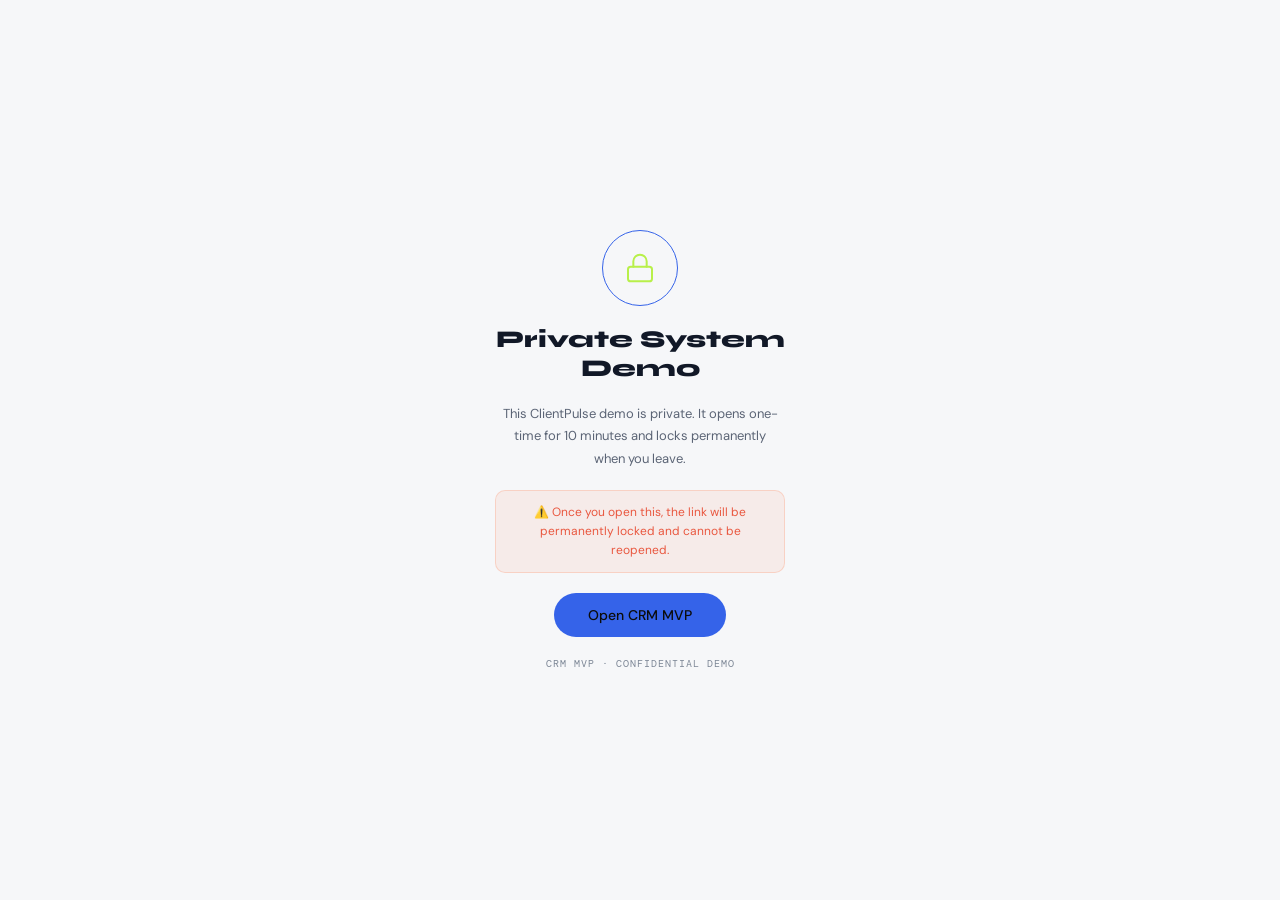
<file: mvp-crm.html>
<!DOCTYPE html>
<html lang="en">
<head>
<meta charset="UTF-8">
<meta name="viewport" content="width=device-width, initial-scale=1.0, maximum-scale=1.0">
  <link rel="canonical" href="https://saratechsystems.com/mvp-crm.html" />

<title>Workshop Pro</title>
<link href="https://fonts.googleapis.com/css2?family=Syne:wght@600;700;800&family=DM+Sans:wght@300;400;500&family=DM+Mono:wght@400;500&display=swap" rel="stylesheet">
<style>
:root {
  --bg: #0C0C0A;
  --s1: #131311;
  --s2: #1A1A17;
  --s3: #222220;
  --border: rgba(255,255,255,0.07);
  --border2: rgba(255,255,255,0.12);
  --accent: #B8F04A;
  --accent2: #FF6B35;
  --accent3: #7C6FFF;
  --text: #F0EDE8;
  --muted: #888880;
  --muted2: #444440;
  --green: #B8F04A;
  --red: #FF6B35;
  --blue: #7C6FFF;
  --yellow: #FFD166;
}
*{box-sizing:border-box;margin:0;padding:0;}
body{background:var(--bg);color:var(--text);font-family:'DM Sans',sans-serif;font-size:14px;height:100vh;display:flex;overflow:hidden;}

/* ONE-TIME VIEW GATE */
#otv-gate{position:fixed;inset:0;background:var(--bg);z-index:9999;display:flex;align-items:center;justify-content:center;flex-direction:column;gap:20px;padding:32px;text-align:center;}
#otv-expired{position:fixed;inset:0;background:var(--bg);z-index:9999;display:none;align-items:center;justify-content:center;flex-direction:column;gap:20px;padding:32px;text-align:center;}
.otv-ring{width:76px;height:76px;border-radius:50%;border:1.5px solid var(--accent);display:flex;align-items:center;justify-content:center;animation:otv-pulse 2s ease-in-out infinite;}
.otv-ring.red{border-color:var(--accent2);animation:none;}
@keyframes otv-pulse{0%,100%{box-shadow:0 0 0 0 rgba(184,240,74,0.3);}50%{box-shadow:0 0 0 14px rgba(184,240,74,0);}}
.otv-ring svg{width:32px;height:32px;}
.otv-h{font-family:'Syne',sans-serif;font-size:24px;font-weight:800;max-width:300px;line-height:1.2;}
.otv-p{color:var(--muted);font-size:13px;max-width:280px;line-height:1.7;}
.otv-warn{background:rgba(255,107,53,0.08);border:1px solid rgba(255,107,53,0.2);border-radius:10px;padding:12px 18px;font-size:12px;color:var(--accent2);max-width:290px;line-height:1.6;}
.otv-btn{background:var(--accent);color:#0C0C0A;border:none;border-radius:100px;padding:13px 34px;font-size:14px;font-weight:500;font-family:'DM Sans',sans-serif;cursor:pointer;transition:transform 0.15s,opacity 0.15s;}
.otv-btn:hover{transform:scale(1.03);}
.otv-btn:active{transform:scale(0.97);}
.otv-bar{width:260px;height:3px;background:rgba(255,255,255,0.07);border-radius:2px;overflow:hidden;display:none;}
.otv-fill{height:100%;width:100%;background:var(--accent);border-radius:2px;transition:width 1.6s linear;}
.otv-meta{font-family:'DM Mono',monospace;font-size:10px;color:var(--muted2);letter-spacing:1px;}
.otv-timer{font-family:'DM Mono',monospace;font-size:12px;color:var(--accent2);margin-top:-8px;}
#app-wrap{display:none;width:100%;height:100%;}

/* SIDEBAR */
.sidebar{width:220px;min-width:220px;background:var(--s1);border-right:1px solid var(--border);display:flex;flex-direction:column;height:100vh;overflow-y:auto;}
.logo{padding:20px 18px 16px;border-bottom:1px solid var(--border);}
.logo-text{font-family:'Syne',sans-serif;font-size:18px;font-weight:800;color:var(--accent);letter-spacing:-0.5px;}
.logo-sub{font-size:10px;font-family:'DM Mono',monospace;color:var(--muted2);letter-spacing:1px;margin-top:2px;}
.nav-section{padding:14px 12px 6px;}
.nav-label{font-family:'DM Mono',monospace;font-size:9px;letter-spacing:2px;color:var(--muted2);padding:0 6px;margin-bottom:6px;}
.nav-item{display:flex;align-items:center;gap:10px;padding:9px 10px;border-radius:8px;cursor:pointer;font-size:13px;color:var(--muted);transition:all 0.15s;margin-bottom:2px;border:1px solid transparent;}
.nav-item:hover{background:var(--s2);color:var(--text);}
.nav-item.active{background:rgba(184,240,74,0.08);color:var(--accent);border-color:rgba(184,240,74,0.15);}
.nav-icon{width:16px;height:16px;flex-shrink:0;opacity:0.7;}
.nav-item.active .nav-icon{opacity:1;}
.sidebar-footer{margin-top:auto;padding:14px 12px;border-top:1px solid var(--border);}
.user-pill{display:flex;align-items:center;gap:10px;padding:10px;background:var(--s2);border-radius:10px;border:1px solid var(--border);}
.avatar{width:30px;height:30px;border-radius:8px;background:rgba(184,240,74,0.15);border:1px solid rgba(184,240,74,0.25);display:flex;align-items:center;justify-content:center;font-size:12px;font-weight:500;color:var(--accent);}
.user-name{font-size:12px;font-weight:500;}
.user-role{font-size:10px;color:var(--muted);font-family:'DM Mono',monospace;}

/* MAIN */
.main{flex:1;display:flex;flex-direction:column;overflow:hidden;}
.topbar{background:var(--s1);border-bottom:1px solid var(--border);padding:12px 24px;display:flex;align-items:center;justify-content:space-between;flex-shrink:0;}
.topbar-title{font-family:'Syne',sans-serif;font-size:16px;font-weight:700;}
.topbar-right{display:flex;align-items:center;gap:10px;}
.btn{display:inline-flex;align-items:center;gap:7px;padding:8px 16px;border-radius:8px;border:none;cursor:pointer;font-size:13px;font-family:'DM Sans',sans-serif;font-weight:500;transition:all 0.15s;}
.btn-primary{background:var(--accent);color:#0C0C0A;}
.btn-primary:hover{opacity:0.9;}
.btn-ghost{background:var(--s2);color:var(--muted);border:1px solid var(--border);}
.btn-ghost:hover{color:var(--text);border-color:var(--border2);}
.btn-danger{background:rgba(255,107,53,0.1);color:var(--red);border:1px solid rgba(255,107,53,0.2);}
.btn-sm{padding:5px 10px;font-size:11px;}
.page{flex:1;overflow-y:auto;padding:24px;}
.page-section{display:none;}
.page-section.active{display:block;}

/* CARDS */
.card{background:var(--s1);border:1px solid var(--border);border-radius:12px;padding:20px;margin-bottom:16px;}
.card-title{font-family:'Syne',sans-serif;font-size:14px;font-weight:700;margin-bottom:14px;display:flex;align-items:center;gap:8px;}

/* STAT CARDS */
.stats-grid{display:grid;grid-template-columns:repeat(4,1fr);gap:12px;margin-bottom:20px;}
.stat-card{background:var(--s1);border:1px solid var(--border);border-radius:12px;padding:18px;}
.stat-value{font-family:'DM Mono',monospace;font-size:22px;font-weight:500;margin-bottom:4px;}
.stat-label{font-size:11px;color:var(--muted);}
.stat-change{font-size:11px;font-family:'DM Mono',monospace;margin-top:6px;}
.up{color:var(--green);}
.down{color:var(--red);}

/* TABLE */
.table-wrap{background:var(--s1);border:1px solid var(--border);border-radius:12px;overflow:hidden;margin-bottom:16px;}
table{width:100%;border-collapse:collapse;}
thead th{text-align:left;padding:10px 16px;font-family:'DM Mono',monospace;font-size:10px;letter-spacing:1px;color:var(--muted2);border-bottom:1px solid var(--border);font-weight:400;background:var(--s2);}
tbody td{padding:11px 16px;border-bottom:1px solid var(--border);font-size:13px;vertical-align:middle;}
tbody tr:last-child td{border-bottom:none;}
tbody tr:hover td{background:rgba(255,255,255,0.015);}
.badge{display:inline-flex;align-items:center;padding:3px 8px;border-radius:100px;font-size:10px;font-family:'DM Mono',monospace;font-weight:500;}
.badge-green{background:rgba(184,240,74,0.1);color:var(--green);border:1px solid rgba(184,240,74,0.2);}
.badge-orange{background:rgba(255,107,53,0.1);color:var(--red);border:1px solid rgba(255,107,53,0.2);}
.badge-blue{background:rgba(124,111,255,0.1);color:var(--blue);border:1px solid rgba(124,111,255,0.2);}
.badge-yellow{background:rgba(255,209,102,0.1);color:var(--yellow);border:1px solid rgba(255,209,102,0.2);}

/* FORM */
.form-grid{display:grid;grid-template-columns:1fr 1fr;gap:14px;margin-bottom:16px;}
.form-grid-3{display:grid;grid-template-columns:1fr 1fr 1fr;gap:14px;margin-bottom:16px;}
.field{display:flex;flex-direction:column;gap:6px;}
.field label{font-size:11px;color:var(--muted);font-family:'DM Mono',monospace;letter-spacing:0.5px;}
.field input,.field select,.field textarea{background:var(--s2);border:1px solid var(--border);border-radius:8px;padding:9px 12px;color:var(--text);font-family:'DM Sans',sans-serif;font-size:13px;outline:none;transition:border-color 0.15s;}
.field input:focus,.field select:focus,.field textarea:focus{border-color:rgba(184,240,74,0.3);}
.field select option{background:var(--s2);}
.field textarea{resize:vertical;min-height:70px;}

/* MODAL */
.modal-overlay{display:none;position:fixed;inset:0;background:rgba(0,0,0,0.7);z-index:100;align-items:center;justify-content:center;padding:20px;}
.modal-overlay.open{display:flex;}
.modal{background:var(--s1);border:1px solid var(--border2);border-radius:16px;padding:24px;width:100%;max-width:560px;max-height:90vh;overflow-y:auto;}
.modal-title{font-family:'Syne',sans-serif;font-size:16px;font-weight:700;margin-bottom:20px;display:flex;justify-content:space-between;align-items:center;}
.modal-close{background:var(--s2);border:1px solid var(--border);border-radius:6px;padding:4px 8px;cursor:pointer;color:var(--muted);font-size:12px;}

/* GRID LAYOUTS */
.grid-2{display:grid;grid-template-columns:1fr 1fr;gap:14px;}
.grid-3{display:grid;grid-template-columns:1fr 1fr 1fr;gap:14px;}

/* PL ROW */
.pl-row{display:flex;justify-content:space-between;padding:10px 0;border-bottom:1px solid var(--border);font-size:13px;}
.pl-row:last-child{border-bottom:none;}
.pl-row.total{font-weight:500;font-size:14px;}
.pl-label{color:var(--muted);}
.pl-val{font-family:'DM Mono',monospace;}

/* TOAST */
.toast{position:fixed;bottom:24px;right:24px;background:var(--s2);border:1px solid var(--border2);border-radius:10px;padding:12px 18px;font-size:13px;z-index:999;transform:translateY(80px);opacity:0;transition:all 0.3s;max-width:280px;}
.toast.show{transform:translateY(0);opacity:1;}
.toast.success{border-color:rgba(184,240,74,0.3);color:var(--green);}
.toast.error{border-color:rgba(255,107,53,0.3);color:var(--red);}

/* ITEMS LINE (job card) */
.line-items{border:1px solid var(--border);border-radius:10px;overflow:hidden;margin-bottom:14px;}
.line-item-row{display:grid;grid-template-columns:2fr 1fr 1fr 80px 36px;gap:8px;padding:10px 12px;border-bottom:1px solid var(--border);align-items:center;}
.line-item-row:last-child{border-bottom:none;}
.line-item-header{background:var(--s2);font-family:'DM Mono',monospace;font-size:10px;color:var(--muted2);letter-spacing:1px;}
.remove-btn{background:none;border:none;color:var(--muted2);cursor:pointer;font-size:16px;line-height:1;padding:2px 6px;border-radius:4px;}
.remove-btn:hover{color:var(--red);background:rgba(255,107,53,0.1);}

/* VEHICLE CARDS */
.vehicle-grid{display:grid;grid-template-columns:1fr 1fr;gap:14px;margin-bottom:16px;}
.vehicle-card{background:var(--s1);border:1px solid var(--border);border-radius:12px;padding:18px;}
.vehicle-header{display:flex;align-items:center;gap:10px;margin-bottom:14px;}
.vehicle-icon{font-size:22px;}
.vehicle-name{font-family:'Syne',sans-serif;font-size:14px;font-weight:700;}
.vehicle-stat{display:flex;justify-content:space-between;font-size:12px;padding:6px 0;border-bottom:1px solid var(--border);}
.vehicle-stat:last-child{border-bottom:none;}
.vehicle-stat-label{color:var(--muted);}
.vehicle-stat-val{font-family:'DM Mono',monospace;}

/* STOCK BAR */
.stock-bar{height:4px;background:var(--s3);border-radius:2px;margin-top:6px;overflow:hidden;}
.stock-fill{height:100%;border-radius:2px;transition:width 0.3s;}

/* SEARCH BAR */
.search-bar{background:var(--s2);border:1px solid var(--border);border-radius:8px;padding:8px 14px;display:flex;align-items:center;gap:10px;margin-bottom:16px;}
.search-bar input{background:none;border:none;outline:none;color:var(--text);font-size:13px;flex:1;font-family:'DM Sans',sans-serif;}
.search-icon{color:var(--muted);font-size:14px;}

/* RESPONSIVE */
@media(max-width:768px){
  .sidebar{width:60px;min-width:60px;}
  .logo-text,.logo-sub,.nav-label,.nav-item span,.user-name,.user-role{display:none;}
  .nav-item{justify-content:center;padding:10px;}
  .stats-grid{grid-template-columns:1fr 1fr;}
  .form-grid,.form-grid-3{grid-template-columns:1fr;}
  .grid-2,.grid-3,.vehicle-grid{grid-template-columns:1fr;}
}
</style>
</head>
<body>

<!-- ONE-TIME VIEW GATE -->
<div id="otv-gate">
  <div class="otv-ring">
    <svg viewBox="0 0 24 24" fill="none" stroke="#B8F04A" stroke-width="1.5" stroke-linecap="round" stroke-linejoin="round">
      <rect x="3" y="11" width="18" height="11" rx="2"/><path d="M7 11V7a5 5 0 0 1 10 0v4"/>
    </svg>
  </div>
  <div class="otv-h">Private System Demo</div>
  <p class="otv-p">This Workshop Pro demo has been shared with you privately. It can only be opened once — take screenshots if needed.</p>
  <div class="otv-warn">⚠️ Once you open this, the link will be permanently locked and cannot be reopened.</div>
  <div class="otv-bar" id="otv-bar"><div class="otv-fill" id="otv-fill"></div></div>
  <button class="otv-btn" id="otv-open-btn" onclick="otvOpen()">Open Workshop Pro</button>
  <div class="otv-meta">WORKSHOP PRO · CONFIDENTIAL DEMO</div>
</div>

<!-- EXPIRED SCREEN -->
<div id="otv-expired">
  <div class="otv-ring red">
    <svg viewBox="0 0 24 24" fill="none" stroke="#FF6B35" stroke-width="1.5" stroke-linecap="round" stroke-linejoin="round">
      <circle cx="12" cy="12" r="10"/><line x1="15" y1="9" x2="9" y2="15"/><line x1="9" y1="9" x2="15" y2="15"/>
    </svg>
  </div>
  <div class="otv-h" style="color:var(--accent2)">Demo Expired</div>
  <p class="otv-p">This demo link has already been viewed and is no longer available. Contact the sender for a new link.</p>
  <div class="otv-meta">WORKSHOP PRO · ONE-TIME VIEW</div>
</div>

<!-- APP WRAPPER -->
<div id="app-wrap">

<!-- SIDEBAR -->
<nav class="sidebar">
  <div class="logo">
    <div class="logo-text">Workshop Pro</div>
    <div class="logo-sub">MANAGEMENT SYSTEM</div>
  </div>

  <div class="nav-section">
    <div class="nav-label">Operations</div>
    <div class="nav-item active" onclick="goto('dashboard')">
      <svg class="nav-icon" viewBox="0 0 24 24" fill="none" stroke="currentColor" stroke-width="1.5"><rect x="3" y="3" width="7" height="7" rx="1"/><rect x="14" y="3" width="7" height="7" rx="1"/><rect x="3" y="14" width="7" height="7" rx="1"/><rect x="14" y="14" width="7" height="7" rx="1"/></svg>
      <span>Dashboard</span>
    </div>
    <div class="nav-item" onclick="goto('service-mgmt')">
      <svg class="nav-icon" viewBox="0 0 24 24" fill="none" stroke="currentColor" stroke-width="1.5"><path d="M14 2H6a2 2 0 0 0-2 2v16a2 2 0 0 0 2 2h12a2 2 0 0 0 2-2V8z"/><polyline points="14 2 14 8 20 8"/></svg>
      <span>Service Mgmt</span>
    </div>
    <div class="nav-item" onclick="goto('pending-jobs')">
      <svg class="nav-icon" viewBox="0 0 24 24" fill="none" stroke="currentColor" stroke-width="1.5"><circle cx="12" cy="12" r="10"/><polyline points="12 6 12 12 16 14"/></svg>
      <span>Pending Jobs</span>
    </div>
    <div class="nav-item" onclick="goto('cashiering')">
      <svg class="nav-icon" viewBox="0 0 24 24" fill="none" stroke="currentColor" stroke-width="1.5"><line x1="12" y1="1" x2="12" y2="23"/><path d="M17 5H9.5a3.5 3.5 0 0 0 0 7h5a3.5 3.5 0 0 1 0 7H6"/></svg>
      <span>Cashiering</span>
    </div>
    <div class="nav-item" onclick="goto('direct-sales')">
      <svg class="nav-icon" viewBox="0 0 24 24" fill="none" stroke="currentColor" stroke-width="1.5"><path d="M6 2L3 6v14a2 2 0 0 0 2 2h14a2 2 0 0 0 2-2V6l-3-4z"/><line x1="3" y1="6" x2="21" y2="6"/></svg>
      <span>Direct Sales</span>
    </div>
    <div class="nav-item" onclick="goto('quotations')">
      <svg class="nav-icon" viewBox="0 0 24 24" fill="none" stroke="currentColor" stroke-width="1.5"><path d="M21 15a2 2 0 0 1-2 2H7l-4 4V5a2 2 0 0 1 2-2h14a2 2 0 0 1 2 2z"/></svg>
      <span>Quotations</span>
    </div>
  </div>

  <div class="nav-section">
    <div class="nav-label">Management</div>
    <div class="nav-item" onclick="goto('stock')">
      <svg class="nav-icon" viewBox="0 0 24 24" fill="none" stroke="currentColor" stroke-width="1.5"><path d="M21 16V8a2 2 0 0 0-1-1.73l-7-4a2 2 0 0 0-2 0l-7 4A2 2 0 0 0 3 8v8a2 2 0 0 0 1 1.73l7 4a2 2 0 0 0 2 0l7-4A2 2 0 0 0 21 16z"/></svg>
      <span>Stock Control</span>
    </div>
    <div class="nav-item" onclick="goto('imports')">
      <svg class="nav-icon" viewBox="0 0 24 24" fill="none" stroke="currentColor" stroke-width="1.5"><path d="M21 10c0 7-9 13-9 13s-9-6-9-13a9 9 0 0 1 18 0z"/><circle cx="12" cy="10" r="3"/></svg>
      <span>Oil Imports</span>
    </div>
    <div class="nav-item" onclick="goto('vehicles')">
      <svg class="nav-icon" viewBox="0 0 24 24" fill="none" stroke="currentColor" stroke-width="1.5"><rect x="1" y="3" width="15" height="13" rx="2"/><path d="M16 8h4l3 5v3h-7V8z"/><circle cx="5.5" cy="18.5" r="2.5"/><circle cx="18.5" cy="18.5" r="2.5"/></svg>
      <span>Vehicles</span>
    </div>
    <div class="nav-item" onclick="goto('customers')">
      <svg class="nav-icon" viewBox="0 0 24 24" fill="none" stroke="currentColor" stroke-width="1.5"><path d="M17 21v-2a4 4 0 0 0-4-4H5a4 4 0 0 0-4 4v2"/><circle cx="9" cy="7" r="4"/><path d="M23 21v-2a4 4 0 0 0-3-3.87"/><path d="M16 3.13a4 4 0 0 1 0 7.75"/></svg>
      <span>Customers</span>
    </div>
    <div class="nav-item" onclick="goto('accounts')">
      <svg class="nav-icon" viewBox="0 0 24 24" fill="none" stroke="currentColor" stroke-width="1.5"><path d="M20 21v-2a4 4 0 0 0-4-4H8a4 4 0 0 0-4 4v2"/><circle cx="12" cy="7" r="4"/></svg>
      <span>Accounts</span>
    </div>
  </div>

  <div class="nav-section">
    <div class="nav-label">Finance</div>
    <div class="nav-item" onclick="goto('pl')">
      <svg class="nav-icon" viewBox="0 0 24 24" fill="none" stroke="currentColor" stroke-width="1.5"><line x1="18" y1="20" x2="18" y2="10"/><line x1="12" y1="20" x2="12" y2="4"/><line x1="6" y1="20" x2="6" y2="14"/></svg>
      <span>Profit & Loss</span>
    </div>
    <div class="nav-item" onclick="goto('reports')">
      <svg class="nav-icon" viewBox="0 0 24 24" fill="none" stroke="currentColor" stroke-width="1.5"><path d="M14 2H6a2 2 0 0 0-2 2v16a2 2 0 0 0 2 2h12a2 2 0 0 0 2-2V8z"/><polyline points="14 2 14 8 20 8"/><line x1="16" y1="13" x2="8" y2="13"/><line x1="16" y1="17" x2="8" y2="17"/></svg>
      <span>Reports</span>
    </div>
    <div class="nav-item" onclick="goto('search')">
      <svg class="nav-icon" viewBox="0 0 24 24" fill="none" stroke="currentColor" stroke-width="1.5"><circle cx="11" cy="11" r="8"/><line x1="21" y1="21" x2="16.65" y2="16.65"/></svg>
      <span>Search</span>
    </div>
    <div class="nav-item" onclick="goto('settings')">
      <svg class="nav-icon" viewBox="0 0 24 24" fill="none" stroke="currentColor" stroke-width="1.5"><circle cx="12" cy="12" r="3"/><path d="M19.4 15a1.65 1.65 0 0 0 .33 1.82l.06.06a2 2 0 0 1-2.83 2.83l-.06-.06a1.65 1.65 0 0 0-1.82-.33 1.65 1.65 0 0 0-1 1.51V21a2 2 0 0 1-4 0v-.09A1.65 1.65 0 0 0 9 19.4a1.65 1.65 0 0 0-1.82.33l-.06.06a2 2 0 0 1-2.83-2.83l.06-.06A1.65 1.65 0 0 0 4.68 15a1.65 1.65 0 0 0-1.51-1H3a2 2 0 0 1 0-4h.09A1.65 1.65 0 0 0 4.6 9a1.65 1.65 0 0 0-.33-1.82l-.06-.06a2 2 0 0 1 2.83-2.83l.06.06A1.65 1.65 0 0 0 9 4.68a1.65 1.65 0 0 0 1-1.51V3a2 2 0 0 1 4 0v.09a1.65 1.65 0 0 0 1 1.51 1.65 1.65 0 0 0 1.82-.33l.06-.06a2 2 0 0 1 2.83 2.83l-.06.06A1.65 1.65 0 0 0 19.4 9a1.65 1.65 0 0 0 1.51 1H21a2 2 0 0 1 0 4h-.09a1.65 1.65 0 0 0-1.51 1z"/></svg>
      <span>Settings</span>
    </div>
  </div>

  <div class="sidebar-footer">
    <div class="user-pill">
      <div class="avatar">JM</div>
      <div>
        <div class="user-name">Juma Motors</div>
        <div class="user-role">OWNER</div>
      </div>
    </div>
  </div>
</nav>

<!-- MAIN CONTENT -->
<div class="main">
  <div class="topbar">
    <div class="topbar-title" id="page-title">Dashboard</div>
    <div class="topbar-right">
      <button class="btn btn-ghost btn-sm" onclick="sendWhatsApp()">📱 Send Report</button>
      <button class="btn btn-primary btn-sm" onclick="goto('service-mgmt');openModal('job-modal')">+ New Job Card</button>
    </div>
  </div>

  <div class="page">

    <!-- ═══════════════════════════════════ DASHBOARD ═══ -->
    <div class="page-section active" id="sec-dashboard">
      <div class="stats-grid">
        <div class="stat-card">
          <div class="stat-value up">KSh 48,200</div>
          <div class="stat-label">Today's Revenue</div>
          <div class="stat-change up">↑ 12% vs yesterday</div>
        </div>
        <div class="stat-card">
          <div class="stat-value" style="color:var(--blue)">14</div>
          <div class="stat-label">Jobs Today</div>
          <div class="stat-change up">↑ 3 more than avg</div>
        </div>
        <div class="stat-card">
          <div class="stat-value" style="color:var(--yellow)">320 L</div>
          <div class="stat-label">Oil Stock Left</div>
          <div class="stat-change down">⚠ Reorder soon</div>
        </div>
        <div class="stat-card">
          <div class="stat-value up">KSh 115K</div>
          <div class="stat-label">Month Net Profit</div>
          <div class="stat-change up">↑ Profitable</div>
        </div>
      </div>

      <div class="grid-2">
        <div class="card">
          <div class="card-title">Today's Jobs</div>
          <table>
            <thead><tr><th>PLATE</th><th>SERVICE</th><th>STAFF</th><th>STATUS</th><th>AMT</th></tr></thead>
            <tbody id="dashboard-jobs">
              <tr><td>KDH 234A</td><td>Oil Change 5W-30</td><td>Ali</td><td><span class="badge badge-green">Done</span></td><td style="font-family:'DM Mono',monospace">3,500</td></tr>
              <tr><td>KBC 001K</td><td>Wheel Alignment</td><td>John</td><td><span class="badge badge-orange">Pending</span></td><td style="font-family:'DM Mono',monospace">2,000</td></tr>
              <tr><td>KBZ 554J</td><td>Oil Change 10W-40</td><td>Ali</td><td><span class="badge badge-green">Done</span></td><td style="font-family:'DM Mono',monospace">4,200</td></tr>
              <tr><td>KCG 112B</td><td>Wheel Balancing</td><td>John</td><td><span class="badge badge-blue">Cashier</span></td><td style="font-family:'DM Mono',monospace">1,500</td></tr>
              <tr><td>KDA 789M</td><td>Oil Change + Filter</td><td>Ali</td><td><span class="badge badge-green">Done</span></td><td style="font-family:'DM Mono',monospace">5,800</td></tr>
            </tbody>
          </table>
        </div>
        <div>
          <div class="card">
            <div class="card-title">Revenue Breakdown</div>
            <div class="pl-row"><span class="pl-label">Oil Sales</span><span class="pl-val up">KSh 28,400</span></div>
            <div class="pl-row"><span class="pl-label">Workshop Services</span><span class="pl-val up">KSh 12,800</span></div>
            <div class="pl-row"><span class="pl-label">Direct Sales</span><span class="pl-val up">KSh 7,000</span></div>
            <div class="pl-row total"><span>Total</span><span class="pl-val up">KSh 48,200</span></div>
          </div>
          <div class="card">
            <div class="card-title">⚠ Low Stock Alerts</div>
            <div class="pl-row"><span class="pl-label">Castrol 10W-40</span><span class="pl-val down">18 L left</span></div>
            <div class="pl-row"><span class="pl-label">Shell 5W-30</span><span class="pl-val down">24 L left</span></div>
            <div class="pl-row"><span class="pl-label">Total Quartz 20W-50</span><span class="pl-val" style="color:var(--yellow)">45 L left</span></div>
          </div>
        </div>
      </div>
    </div>

    <!-- ═══════════════════════════════════ SERVICE MANAGEMENT ═══ -->
    <div class="page-section" id="sec-service-mgmt">
      <div style="display:flex;justify-content:space-between;align-items:center;margin-bottom:16px">
        <div style="font-size:13px;color:var(--muted)">Create and manage job cards for all workshop services</div>
        <button class="btn btn-primary" onclick="openModal('job-modal')">+ New Job Card</button>
      </div>
      <div class="table-wrap">
        <table>
          <thead><tr><th>JOB #</th><th>DATE</th><th>CAR PLATE</th><th>CUSTOMER</th><th>SERVICES</th><th>AMOUNT</th><th>PAYMENT</th><th>STATUS</th><th>ACTION</th></tr></thead>
          <tbody>
            <tr><td style="font-family:'DM Mono',monospace;color:var(--accent)">#JC-0041</td><td>03 May 2026</td><td>KDH 234A</td><td>Hassan Osman</td><td>Oil Change 5W-30</td><td style="font-family:'DM Mono',monospace">3,500</td><td>M-Pesa</td><td><span class="badge badge-green">Cleared</span></td><td><button class="btn btn-ghost btn-sm" onclick="showReceipt()">🖨 Receipt</button></td></tr>
            <tr><td style="font-family:'DM Mono',monospace;color:var(--accent)">#JC-0040</td><td>03 May 2026</td><td>KBC 001K</td><td>Amina Wanjiru</td><td>Wheel Alignment</td><td style="font-family:'DM Mono',monospace">2,000</td><td>Cash</td><td><span class="badge badge-orange">Pending</span></td><td><button class="btn btn-ghost btn-sm" onclick="openModal('job-modal')">✏ Edit</button></td></tr>
            <tr><td style="font-family:'DM Mono',monospace;color:var(--accent)">#JC-0039</td><td>02 May 2026</td><td>KBZ 554J</td><td>Peter Kamau</td><td>Oil 10W-40 + Filter</td><td style="font-family:'DM Mono',monospace">5,800</td><td>Cash</td><td><span class="badge badge-green">Cleared</span></td><td><button class="btn btn-ghost btn-sm" onclick="showReceipt()">🖨 Receipt</button></td></tr>
            <tr><td style="font-family:'DM Mono',monospace;color:var(--accent)">#JC-0038</td><td>02 May 2026</td><td>KCG 112B</td><td>James Otieno</td><td>Wheel Balancing x4</td><td style="font-family:'DM Mono',monospace">1,500</td><td>M-Pesa</td><td><span class="badge badge-blue">At Cashier</span></td><td><button class="btn btn-ghost btn-sm" onclick="goto('cashiering')">💳 Collect</button></td></tr>
            <tr><td style="font-family:'DM Mono',monospace;color:var(--accent)">#JC-0037</td><td>01 May 2026</td><td>KDA 789M</td><td>Grace Njoki</td><td>Oil Change + Alignment</td><td style="font-family:'DM Mono',monospace">7,200</td><td>Cash</td><td><span class="badge badge-green">Cleared</span></td><td><button class="btn btn-danger btn-sm" onclick="revertJob()">↩ Revert</button></td></tr>
          </tbody>
        </table>
      </div>
    </div>

    <!-- ═══════════════════════════════════ PENDING JOBS ═══ -->
    <div class="page-section" id="sec-pending-jobs">
      <div style="margin-bottom:16px;font-size:13px;color:var(--muted)">Jobs in progress — update status or add services</div>
      <div class="table-wrap">
        <table>
          <thead><tr><th>JOB #</th><th>PLATE</th><th>CUSTOMER</th><th>SERVICE</th><th>STARTED</th><th>STAFF</th><th>NOTES</th><th>ACTION</th></tr></thead>
          <tbody>
            <tr><td style="font-family:'DM Mono',monospace;color:var(--accent)">#JC-0040</td><td>KBC 001K</td><td>Amina Wanjiru</td><td>Wheel Alignment</td><td>09:30 AM</td><td>John</td><td>Front wheels only</td><td><button class="btn btn-primary btn-sm" onclick="completeJob()">✓ Complete</button></td></tr>
            <tr><td style="font-family:'DM Mono',monospace;color:var(--accent)">#JC-0042</td><td>KAD 556P</td><td>David Mwangi</td><td>Oil 5W-30 + Flush</td><td>10:15 AM</td><td>Ali</td><td>Check brake fluid too</td><td><button class="btn btn-primary btn-sm" onclick="completeJob()">✓ Complete</button></td></tr>
            <tr><td style="font-family:'DM Mono',monospace;color:var(--accent)">#JC-0043</td><td>KCC 889Q</td><td>Sarah Achieng</td><td>Balancing x4</td><td>11:00 AM</td><td>John</td><td>—</td><td><button class="btn btn-primary btn-sm" onclick="completeJob()">✓ Complete</button></td></tr>
          </tbody>
        </table>
      </div>
    </div>

    <!-- ═══════════════════════════════════ CASHIERING ═══ -->
    <div class="page-section" id="sec-cashiering">
      <div style="margin-bottom:16px;font-size:13px;color:var(--muted)">Collect payment for completed jobs</div>
      <div class="table-wrap">
        <table>
          <thead><tr><th>JOB #</th><th>PLATE</th><th>CUSTOMER</th><th>SERVICES</th><th>AMOUNT</th><th>PAYMENT</th><th>ACTION</th></tr></thead>
          <tbody>
            <tr>
              <td style="font-family:'DM Mono',monospace;color:var(--accent)">#JC-0038</td><td>KCG 112B</td><td>James Otieno</td><td>Wheel Balancing x4</td>
              <td style="font-family:'DM Mono',monospace">KSh 1,500</td>
              <td>
                <select style="background:var(--s2);border:1px solid var(--border);color:var(--text);border-radius:6px;padding:4px 8px;font-size:12px;">
                  <option>Cash</option><option>M-Pesa</option><option>Credit</option>
                </select>
              </td>
              <td><button class="btn btn-primary btn-sm" onclick="collectPayment()">💳 Collect & Print</button></td>
            </tr>
          </tbody>
        </table>
      </div>
      <div class="card" style="max-width:400px">
        <div class="card-title">M-Pesa STK Push</div>
        <div class="field" style="margin-bottom:12px">
          <label>Customer Phone</label>
          <input type="tel" placeholder="0712 345 678" value="0712 345 678">
        </div>
        <div class="field" style="margin-bottom:12px">
          <label>Amount (KSh)</label>
          <input type="number" value="1500">
        </div>
        <button class="btn btn-primary" onclick="sendSTK()">Send M-Pesa Request 📲</button>
      </div>
    </div>

    <!-- ═══════════════════════════════════ DIRECT SALES ═══ -->
    <div class="page-section" id="sec-direct-sales">
      <div style="display:flex;justify-content:space-between;margin-bottom:16px">
        <div style="font-size:13px;color:var(--muted)">Sell oil or products without creating a full job card</div>
        <button class="btn btn-primary" onclick="openModal('sale-modal')">+ New Sale</button>
      </div>
      <div class="table-wrap">
        <table>
          <thead><tr><th>SALE #</th><th>DATE</th><th>ITEM</th><th>QTY</th><th>UNIT PRICE</th><th>TOTAL</th><th>CUSTOMER</th><th>PAYMENT</th></tr></thead>
          <tbody>
            <tr><td style="font-family:'DM Mono',monospace;color:var(--accent)">#DS-012</td><td>03 May</td><td>Castrol 10W-40 4L</td><td>2</td><td style="font-family:'DM Mono',monospace">2,800</td><td style="font-family:'DM Mono',monospace">5,600</td><td>Walk-in</td><td><span class="badge badge-green">M-Pesa</span></td></tr>
            <tr><td style="font-family:'DM Mono',monospace;color:var(--accent)">#DS-011</td><td>03 May</td><td>Shell Helix 5W-30 5L</td><td>1</td><td style="font-family:'DM Mono',monospace">3,200</td><td style="font-family:'DM Mono',monospace">3,200</td><td>David Mwangi</td><td><span class="badge badge-blue">Cash</span></td></tr>
            <tr><td style="font-family:'DM Mono',monospace;color:var(--accent)">#DS-010</td><td>02 May</td><td>Total Quartz 20W-50 4L</td><td>3</td><td style="font-family:'DM Mono',monospace">1,800</td><td style="font-family:'DM Mono',monospace">5,400</td><td>Grace Njoki</td><td><span class="badge badge-green">M-Pesa</span></td></tr>
          </tbody>
        </table>
      </div>
    </div>

    <!-- ═══════════════════════════════════ QUOTATIONS ═══ -->
    <div class="page-section" id="sec-quotations">
      <div style="display:flex;justify-content:space-between;margin-bottom:16px">
        <div style="font-size:13px;color:var(--muted)">Create price estimates before work begins</div>
        <button class="btn btn-primary" onclick="openModal('quote-modal')">+ New Quotation</button>
      </div>
      <div class="table-wrap">
        <table>
          <thead><tr><th>QUOTE #</th><th>DATE</th><th>CUSTOMER</th><th>PLATE</th><th>SERVICES</th><th>AMOUNT</th><th>STATUS</th><th>ACTION</th></tr></thead>
          <tbody>
            <tr><td style="font-family:'DM Mono',monospace;color:var(--accent)">#Q-008</td><td>03 May</td><td>Hassan Osman</td><td>KDH 234A</td><td>Full service package</td><td style="font-family:'DM Mono',monospace">12,500</td><td><span class="badge badge-yellow">Sent</span></td><td><button class="btn btn-primary btn-sm" onclick="convertQuote()">→ Convert to Job</button></td></tr>
            <tr><td style="font-family:'DM Mono',monospace;color:var(--accent)">#Q-007</td><td>02 May</td><td>Amina Wanjiru</td><td>KBC 001K</td><td>Alignment + Balancing</td><td style="font-family:'DM Mono',monospace">4,500</td><td><span class="badge badge-green">Accepted</span></td><td><button class="btn btn-primary btn-sm" onclick="convertQuote()">→ Convert to Job</button></td></tr>
            <tr><td style="font-family:'DM Mono',monospace;color:var(--accent)">#Q-006</td><td>01 May</td><td>James Otieno</td><td>KCG 112B</td><td>Oil change + filter</td><td style="font-family:'DM Mono',monospace">5,200</td><td><span class="badge badge-orange">Declined</span></td><td><button class="btn btn-ghost btn-sm">Archive</button></td></tr>
          </tbody>
        </table>
      </div>
    </div>

    <!-- ═══════════════════════════════════ STOCK CONTROL ═══ -->
    <div class="page-section" id="sec-stock">
      <div style="display:flex;justify-content:space-between;margin-bottom:16px">
        <div style="font-size:13px;color:var(--muted)">Live inventory — auto-deducted on each job</div>
        <div style="display:flex;gap:8px">
          <button class="btn btn-ghost" onclick="openModal('receive-modal')">+ Receive Stock</button>
          <button class="btn btn-primary" onclick="openModal('stock-modal')">+ Add Product</button>
        </div>
      </div>
      <div class="table-wrap">
        <table>
          <thead><tr><th>PRODUCT</th><th>CATEGORY</th><th>QTY ON HAND</th><th>REORDER LEVEL</th><th>COST/L</th><th>SELL/L</th><th>MARGIN</th><th>STATUS</th></tr></thead>
          <tbody>
            <tr>
              <td>Castrol 10W-40</td><td>Engine Oil</td>
              <td><div style="font-family:'DM Mono',monospace">18 L</div><div class="stock-bar"><div class="stock-fill" style="width:18%;background:var(--red)"></div></div></td>
              <td style="font-family:'DM Mono',monospace">30 L</td>
              <td style="font-family:'DM Mono',monospace">380</td><td style="font-family:'DM Mono',monospace">650</td>
              <td style="font-family:'DM Mono',monospace;color:var(--green)">+42%</td>
              <td><span class="badge badge-orange">Low Stock</span></td>
            </tr>
            <tr>
              <td>Shell Helix 5W-30</td><td>Engine Oil</td>
              <td><div style="font-family:'DM Mono',monospace">24 L</div><div class="stock-bar"><div class="stock-fill" style="width:24%;background:var(--red)"></div></div></td>
              <td style="font-family:'DM Mono',monospace">30 L</td>
              <td style="font-family:'DM Mono',monospace">420</td><td style="font-family:'DM Mono',monospace">700</td>
              <td style="font-family:'DM Mono',monospace;color:var(--green)">+40%</td>
              <td><span class="badge badge-orange">Low Stock</span></td>
            </tr>
            <tr>
              <td>Total Quartz 20W-50</td><td>Engine Oil</td>
              <td><div style="font-family:'DM Mono',monospace">120 L</div><div class="stock-bar"><div class="stock-fill" style="width:60%;background:var(--green)"></div></div></td>
              <td style="font-family:'DM Mono',monospace">40 L</td>
              <td style="font-family:'DM Mono',monospace">320</td><td style="font-family:'DM Mono',monospace">550</td>
              <td style="font-family:'DM Mono',monospace;color:var(--green)">+41%</td>
              <td><span class="badge badge-green">OK</span></td>
            </tr>
            <tr>
              <td>Mobil Super 10W-40</td><td>Engine Oil</td>
              <td><div style="font-family:'DM Mono',monospace">85 L</div><div class="stock-bar"><div class="stock-fill" style="width:70%;background:var(--green)"></div></div></td>
              <td style="font-family:'DM Mono',monospace">30 L</td>
              <td style="font-family:'DM Mono',monospace">360</td><td style="font-family:'DM Mono',monospace">620</td>
              <td style="font-family:'DM Mono',monospace;color:var(--green)">+42%</td>
              <td><span class="badge badge-green">OK</span></td>
            </tr>
            <tr>
              <td>Gear Oil 80W-90</td><td>Gear Oil</td>
              <td><div style="font-family:'DM Mono',monospace">40 L</div><div class="stock-bar"><div class="stock-fill" style="width:50%;background:var(--yellow)"></div></div></td>
              <td style="font-family:'DM Mono',monospace">20 L</td>
              <td style="font-family:'DM Mono',monospace">280</td><td style="font-family:'DM Mono',monospace">480</td>
              <td style="font-family:'DM Mono',monospace;color:var(--green)">+41%</td>
              <td><span class="badge badge-blue">Normal</span></td>
            </tr>
          </tbody>
        </table>
      </div>
    </div>

    <!-- ═══════════════════════════════════ OIL IMPORTS ═══ -->
    <div class="page-section" id="sec-imports">
      <div style="display:flex;justify-content:space-between;margin-bottom:16px">
        <div style="font-size:13px;color:var(--muted)">Track every import shipment with full landed cost</div>
        <button class="btn btn-primary" onclick="openModal('import-modal')">+ New Shipment</button>
      </div>
      <div class="table-wrap">
        <table>
          <thead><tr><th>SHIPMENT #</th><th>SUPPLIER</th><th>QTY</th><th>INVOICE USD</th><th>FREIGHT</th><th>DUTY+CLEARING</th><th>LANDED KSH/L</th><th>STATUS</th></tr></thead>
          <tbody>
            <tr>
              <td style="font-family:'DM Mono',monospace;color:var(--accent)">#IMP-007</td><td>Dubai Lubricants LLC</td>
              <td style="font-family:'DM Mono',monospace">500 L</td>
              <td style="font-family:'DM Mono',monospace">$820</td>
              <td style="font-family:'DM Mono',monospace">KSh 14,200</td>
              <td style="font-family:'DM Mono',monospace">KSh 38,400</td>
              <td style="font-family:'DM Mono',monospace;color:var(--accent)">KSh 372/L</td>
              <td><span class="badge badge-green">Received</span></td>
            </tr>
            <tr>
              <td style="font-family:'DM Mono',monospace;color:var(--accent)">#IMP-006</td><td>Gulf Oil Trading</td>
              <td style="font-family:'DM Mono',monospace">300 L</td>
              <td style="font-family:'DM Mono',monospace">$510</td>
              <td style="font-family:'DM Mono',monospace">KSh 9,800</td>
              <td style="font-family:'DM Mono',monospace">KSh 24,100</td>
              <td style="font-family:'DM Mono',monospace;color:var(--accent)">KSh 384/L</td>
              <td><span class="badge badge-yellow">In Transit</span></td>
            </tr>
            <tr>
              <td style="font-family:'DM Mono',monospace;color:var(--accent)">#IMP-005</td><td>Dubai Lubricants LLC</td>
              <td style="font-family:'DM Mono',monospace">800 L</td>
              <td style="font-family:'DM Mono',monospace">$1,280</td>
              <td style="font-family:'DM Mono',monospace">KSh 22,000</td>
              <td style="font-family:'DM Mono',monospace">KSh 58,000</td>
              <td style="font-family:'DM Mono',monospace;color:var(--accent)">KSh 368/L</td>
              <td><span class="badge badge-green">Received</span></td>
            </tr>
          </tbody>
        </table>
      </div>
      <div class="card" style="max-width:500px">
        <div class="card-title">Average Landed Cost (Last 3 Shipments)</div>
        <div class="pl-row"><span class="pl-label">Avg cost per litre</span><span class="pl-val" style="color:var(--yellow)">KSh 374/L</span></div>
        <div class="pl-row"><span class="pl-label">Avg sell price</span><span class="pl-val up">KSh 625/L</span></div>
        <div class="pl-row"><span class="pl-label">Avg gross margin</span><span class="pl-val up">+67%</span></div>
        <div class="pl-row"><span class="pl-label">Exchange rate used</span><span class="pl-val">USD 1 = KSh 130</span></div>
      </div>
    </div>

    <!-- ═══════════════════════════════════ VEHICLES ═══ -->
    <div class="page-section" id="sec-vehicles">
      <div style="margin-bottom:16px;font-size:13px;color:var(--muted)">Track expenses and profitability per vehicle</div>
      <div class="vehicle-grid">
        <div class="vehicle-card">
          <div class="vehicle-header">
            <div class="vehicle-icon">🚐</div>
            <div><div class="vehicle-name">Van — KBE 445T</div><div style="font-size:11px;color:var(--muted)">Delivery + Workshop runs</div></div>
          </div>
          <div class="vehicle-stat"><span class="vehicle-stat-label">Fuel this month</span><span class="vehicle-stat-val down">KSh 18,400</span></div>
          <div class="vehicle-stat"><span class="vehicle-stat-label">Driver salary</span><span class="vehicle-stat-val down">KSh 22,000</span></div>
          <div class="vehicle-stat"><span class="vehicle-stat-label">Insurance</span><span class="vehicle-stat-val down">KSh 4,200</span></div>
          <div class="vehicle-stat"><span class="vehicle-stat-label">Maintenance</span><span class="vehicle-stat-val down">KSh 3,600</span></div>
          <div class="vehicle-stat"><span class="vehicle-stat-label">Total cost</span><span class="vehicle-stat-val down">KSh 48,200</span></div>
          <div class="vehicle-stat"><span class="vehicle-stat-label">Revenue generated</span><span class="vehicle-stat-val up">KSh 112,000</span></div>
          <div class="vehicle-stat"><span class="vehicle-stat-label" style="font-weight:500;color:var(--text)">Net contribution</span><span class="vehicle-stat-val up" style="font-size:14px">KSh 63,800 ✓</span></div>
          <button class="btn btn-ghost btn-sm" style="margin-top:12px;width:100%" onclick="openModal('trip-modal')">+ Log Trip</button>
        </div>
        <div class="vehicle-card">
          <div class="vehicle-header">
            <div class="vehicle-icon">🚛</div>
            <div><div class="vehicle-name">Truck — KCF 112M</div><div style="font-size:11px;color:var(--muted)">Oil import deliveries</div></div>
          </div>
          <div class="vehicle-stat"><span class="vehicle-stat-label">Fuel this month</span><span class="vehicle-stat-val down">KSh 34,000</span></div>
          <div class="vehicle-stat"><span class="vehicle-stat-label">Driver salary</span><span class="vehicle-stat-val down">KSh 28,000</span></div>
          <div class="vehicle-stat"><span class="vehicle-stat-label">Insurance</span><span class="vehicle-stat-val down">KSh 7,800</span></div>
          <div class="vehicle-stat"><span class="vehicle-stat-label">Maintenance</span><span class="vehicle-stat-val down">KSh 12,400</span></div>
          <div class="vehicle-stat"><span class="vehicle-stat-label">Total cost</span><span class="vehicle-stat-val down">KSh 82,200</span></div>
          <div class="vehicle-stat"><span class="vehicle-stat-label">Revenue generated</span><span class="vehicle-stat-val up">KSh 74,000</span></div>
          <div class="vehicle-stat"><span class="vehicle-stat-label" style="font-weight:500;color:var(--text)">Net contribution</span><span class="vehicle-stat-val down" style="font-size:14px">− KSh 8,200 ⚠</span></div>
          <button class="btn btn-ghost btn-sm" style="margin-top:12px;width:100%" onclick="openModal('trip-modal')">+ Log Trip</button>
        </div>
      </div>
      <div class="card">
        <div class="card-title">Trip Log</div>
        <table>
          <thead><tr><th>DATE</th><th>VEHICLE</th><th>ROUTE</th><th>FUEL COST</th><th>OIL DELIVERED</th><th>REVENUE</th><th>PROFIT</th></tr></thead>
          <tbody>
            <tr><td>03 May</td><td>🚐 Van</td><td>Nairobi CBD → Industrial</td><td style="font-family:'DM Mono',monospace">1,200</td><td style="font-family:'DM Mono',monospace">80 L</td><td style="font-family:'DM Mono',monospace">52,000</td><td style="font-family:'DM Mono',monospace;color:var(--green)">+50,800</td></tr>
            <tr><td>02 May</td><td>🚛 Truck</td><td>Mombasa Port → Nairobi</td><td style="font-family:'DM Mono',monospace">8,400</td><td style="font-family:'DM Mono',monospace">500 L</td><td style="font-family:'DM Mono',monospace">18,600</td><td style="font-family:'DM Mono',monospace;color:var(--green)">+10,200</td></tr>
            <tr><td>01 May</td><td>🚐 Van</td><td>Westlands → Karen</td><td style="font-family:'DM Mono',monospace">800</td><td style="font-family:'DM Mono',monospace">40 L</td><td style="font-family:'DM Mono',monospace">26,000</td><td style="font-family:'DM Mono',monospace;color:var(--green)">+25,200</td></tr>
          </tbody>
        </table>
      </div>
    </div>

    <!-- ═══════════════════════════════════ CUSTOMERS ═══ -->
    <div class="page-section" id="sec-customers">
      <div style="display:flex;justify-content:space-between;margin-bottom:16px">
        <div style="font-size:13px;color:var(--muted)">Customer records with oil change reminders</div>
        <button class="btn btn-primary" onclick="openModal('customer-modal')">+ Add Customer</button>
      </div>
      <div class="search-bar"><span class="search-icon">🔍</span><input type="text" placeholder="Search by name, plate, or phone..."></div>
      <div class="table-wrap">
        <table>
          <thead><tr><th>NAME</th><th>PHONE</th><th>CAR PLATE</th><th>CAR MAKE</th><th>LAST SERVICE</th><th>NEXT REMINDER</th><th>TOTAL SPENT</th><th>ACTION</th></tr></thead>
          <tbody>
            <tr><td>Hassan Osman</td><td>0712 345 678</td><td>KDH 234A</td><td>Toyota Corolla</td><td>03 May 2026</td><td style="color:var(--yellow)">03 Aug 2026</td><td style="font-family:'DM Mono',monospace">KSh 42,800</td><td><button class="btn btn-ghost btn-sm">View Jobs</button></td></tr>
            <tr><td>Amina Wanjiru</td><td>0722 111 222</td><td>KBC 001K</td><td>Nissan Tiida</td><td>28 Apr 2026</td><td style="color:var(--green)">28 Jul 2026</td><td style="font-family:'DM Mono',monospace">KSh 18,500</td><td><button class="btn btn-ghost btn-sm">View Jobs</button></td></tr>
            <tr><td>Peter Kamau</td><td>0733 999 888</td><td>KBZ 554J</td><td>Subaru Forester</td><td>02 May 2026</td><td style="color:var(--yellow)">02 Aug 2026</td><td style="font-family:'DM Mono',monospace">KSh 31,200</td><td><button class="btn btn-ghost btn-sm">View Jobs</button></td></tr>
            <tr><td>Grace Njoki</td><td>0701 444 555</td><td>KDA 789M</td><td>Honda CRV</td><td>15 Feb 2026</td><td style="color:var(--red)">15 May 2026 ⚠</td><td style="font-family:'DM Mono',monospace">KSh 67,400</td><td><button class="btn btn-primary btn-sm" onclick="sendReminder()">📱 Send Reminder</button></td></tr>
          </tbody>
        </table>
      </div>
    </div>

    <!-- ═══════════════════════════════════ ACCOUNTS ═══ -->
    <div class="page-section" id="sec-accounts">
      <div style="display:flex;justify-content:space-between;margin-bottom:16px">
        <div style="font-size:13px;color:var(--muted)">Manage system users, roles and permissions</div>
        <button class="btn btn-primary" onclick="openModal('user-modal')">+ Add User</button>
      </div>
      <div class="table-wrap">
        <table>
          <thead><tr><th>NAME</th><th>ROLE</th><th>PHONE</th><th>ACCESS LEVEL</th><th>LAST LOGIN</th><th>STATUS</th><th>ACTION</th></tr></thead>
          <tbody>
            <tr><td>Juma Mohamed</td><td>Owner</td><td>0700 123 456</td><td>Full access</td><td>Today 08:12</td><td><span class="badge badge-green">Active</span></td><td><button class="btn btn-ghost btn-sm">Edit</button></td></tr>
            <tr><td>Ali Hassan</td><td>Technician</td><td>0711 222 333</td><td>Job cards, stock</td><td>Today 08:45</td><td><span class="badge badge-green">Active</span></td><td><button class="btn btn-ghost btn-sm">Edit</button></td></tr>
            <tr><td>John Kamau</td><td>Technician</td><td>0722 444 555</td><td>Job cards only</td><td>Today 09:00</td><td><span class="badge badge-green">Active</span></td><td><button class="btn btn-ghost btn-sm">Edit</button></td></tr>
            <tr><td>Mary Wanjiku</td><td>Cashier</td><td>0733 666 777</td><td>Cashiering, receipts</td><td>Today 08:30</td><td><span class="badge badge-green">Active</span></td><td><button class="btn btn-ghost btn-sm">Edit</button></td></tr>
          </tbody>
        </table>
      </div>
    </div>

    <!-- ═══════════════════════════════════ PROFIT & LOSS ═══ -->
    <div class="page-section" id="sec-pl">
      <div style="display:flex;align-items:center;gap:12px;margin-bottom:20px">
        <select style="background:var(--s2);border:1px solid var(--border);color:var(--text);border-radius:8px;padding:8px 12px;font-size:13px;">
          <option>May 2026</option><option>April 2026</option><option>March 2026</option>
        </select>
        <button class="btn btn-ghost">📊 Export PDF</button>
        <button class="btn btn-ghost btn-sm" onclick="sendWhatsApp()">📱 Send to WhatsApp</button>
      </div>
      <div class="grid-2">
        <div>
          <div class="card">
            <div class="card-title" style="color:var(--green)">Revenue</div>
            <div class="pl-row"><span class="pl-label">Oil sales (imported)</span><span class="pl-val up">KSh 420,000</span></div>
            <div class="pl-row"><span class="pl-label">Oil change services</span><span class="pl-val up">KSh 98,000</span></div>
            <div class="pl-row"><span class="pl-label">Wheel alignment</span><span class="pl-val up">KSh 48,000</span></div>
            <div class="pl-row"><span class="pl-label">Wheel balancing</span><span class="pl-val up">KSh 22,000</span></div>
            <div class="pl-row"><span class="pl-label">Direct sales</span><span class="pl-val up">KSh 12,000</span></div>
            <div class="pl-row total"><span>Total Revenue</span><span class="pl-val up">KSh 600,000</span></div>
          </div>
          <div class="card">
            <div class="card-title" style="color:var(--red)">Cost of Goods</div>
            <div class="pl-row"><span class="pl-label">Oil landed cost (duty, freight, clearing)</span><span class="pl-val down">− KSh 280,000</span></div>
            <div class="pl-row"><span class="pl-label">Workshop consumables</span><span class="pl-val down">− KSh 18,000</span></div>
            <div class="pl-row total"><span>Gross Profit</span><span class="pl-val up">KSh 302,000</span></div>
          </div>
        </div>
        <div>
          <div class="card">
            <div class="card-title" style="color:var(--red)">Operating Expenses</div>
            <div class="pl-row"><span class="pl-label">Van (fuel, driver, insurance, service)</span><span class="pl-val down">− KSh 48,200</span></div>
            <div class="pl-row"><span class="pl-label">Truck (fuel, driver, insurance, service)</span><span class="pl-val down">− KSh 82,200</span></div>
            <div class="pl-row"><span class="pl-label">Staff salaries</span><span class="pl-val down">− KSh 38,000</span></div>
            <div class="pl-row"><span class="pl-label">Rent & utilities</span><span class="pl-val down">− KSh 14,000</span></div>
            <div class="pl-row"><span class="pl-label">Phone, internet, misc</span><span class="pl-val down">− KSh 4,600</span></div>
            <div class="pl-row total"><span>Total Expenses</span><span class="pl-val down">− KSh 187,000</span></div>
          </div>
          <div class="card" style="border-color:rgba(184,240,74,0.2)">
            <div class="card-title">Net Result</div>
            <div class="pl-row"><span class="pl-label">Gross Profit</span><span class="pl-val up">KSh 302,000</span></div>
            <div class="pl-row"><span class="pl-label">Total Expenses</span><span class="pl-val down">− KSh 187,000</span></div>
            <div class="pl-row total" style="border-top:1px solid var(--border);padding-top:12px;margin-top:4px">
              <span style="color:var(--text)">NET PROFIT</span>
              <span class="pl-val" style="color:var(--green);font-size:20px;font-family:'DM Mono',monospace">KSh 115,000</span>
            </div>
            <div style="margin-top:12px;padding:10px;background:rgba(184,240,74,0.05);border-radius:8px;font-size:12px;color:var(--muted)">
              ✅ Profitable month. Truck is running at a loss — review delivery pricing.
            </div>
          </div>
        </div>
      </div>
    </div>

    <!-- ═══════════════════════════════════ REPORTS ═══ -->
    <div class="page-section" id="sec-reports">
      <div style="margin-bottom:20px;font-size:13px;color:var(--muted)">Generate and export business reports</div>
      <div class="grid-3" style="margin-bottom:20px">
        <div class="card" style="cursor:pointer;text-align:center" onclick="toast('Generating daily report...','success')">
          <div style="font-size:28px;margin-bottom:10px">📋</div>
          <div style="font-weight:500;margin-bottom:4px">Daily Report</div>
          <div style="font-size:12px;color:var(--muted)">Today's jobs, revenue, stock</div>
        </div>
        <div class="card" style="cursor:pointer;text-align:center" onclick="toast('Generating stock report...','success')">
          <div style="font-size:28px;margin-bottom:10px">📦</div>
          <div style="font-weight:500;margin-bottom:4px">Stock Report</div>
          <div style="font-size:12px;color:var(--muted)">Inventory movement & levels</div>
        </div>
        <div class="card" style="cursor:pointer;text-align:center" onclick="toast('Generating P&L report...','success')">
          <div style="font-size:28px;margin-bottom:10px">💰</div>
          <div style="font-weight:500;margin-bottom:4px">P&L Report</div>
          <div style="font-size:12px;color:var(--muted)">Monthly profit and loss</div>
        </div>
        <div class="card" style="cursor:pointer;text-align:center" onclick="toast('Generating vehicle report...','success')">
          <div style="font-size:28px;margin-bottom:10px">🚐</div>
          <div style="font-weight:500;margin-bottom:4px">Vehicle Report</div>
          <div style="font-size:12px;color:var(--muted)">Van & truck P&L per trip</div>
        </div>
        <div class="card" style="cursor:pointer;text-align:center" onclick="toast('Generating import report...','success')">
          <div style="font-size:28px;margin-bottom:10px">🛢</div>
          <div style="font-weight:500;margin-bottom:4px">Import Report</div>
          <div style="font-size:12px;color:var(--muted)">Landed cost & margins</div>
        </div>
        <div class="card" style="cursor:pointer;text-align:center" onclick="toast('Generating customer report...','success')">
          <div style="font-size:28px;margin-bottom:10px">👥</div>
          <div style="font-weight:500;margin-bottom:4px">Customer Report</div>
          <div style="font-size:12px;color:var(--muted)">Top customers & reminders due</div>
        </div>
      </div>
      <div class="card">
        <div class="card-title">Automated Daily WhatsApp Report Preview</div>
        <div style="background:var(--s2);border-radius:10px;padding:16px;font-family:'DM Mono',monospace;font-size:12px;line-height:1.9;color:var(--text)">
          🔧 *Workshop Pro Daily Report*<br>
          📅 Date: 03 May 2026<br>
          ─────────────────────<br>
          📋 Jobs completed: *14*<br>
          💰 Total revenue: *KSh 48,200*<br>
          🛢 Oil services: *KSh 28,400*<br>
          🔩 Alignment/Balance: *KSh 12,800*<br>
          🏪 Direct sales: *KSh 7,000*<br>
          ─────────────────────<br>
          📦 Stock alert: Castrol 10W-40 low (18L)<br>
          📦 Stock alert: Shell 5W-30 low (24L)<br>
          ─────────────────────<br>
          ✅ Good day. Above average revenue.
        </div>
        <button class="btn btn-primary" style="margin-top:14px" onclick="sendWhatsApp()">📱 Send Now to Owner</button>
      </div>
    </div>

    <!-- ═══════════════════════════════════ SEARCH ═══ -->
    <div class="page-section" id="sec-search">
      <div class="search-bar" style="margin-bottom:20px">
        <span class="search-icon">🔍</span>
        <input type="text" placeholder="Search job cards, plates, customers, receipts..." id="main-search" oninput="doSearch(this.value)">
      </div>
      <div id="search-results">
        <div style="text-align:center;color:var(--muted);padding:40px;font-size:13px">Type to search across all records</div>
      </div>
    </div>

    <!-- ═══════════════════════════════════ SETTINGS ═══ -->
    <div class="page-section" id="sec-settings">
      <div class="grid-2">
        <div class="card">
          <div class="card-title">Business Settings</div>
          <div class="field"><label>Business Name</label><input value="Juma Motors Workshop"></div>
          <div class="field" style="margin-top:12px"><label>M-Pesa Paybill / Till</label><input value="247247"></div>
          <div class="field" style="margin-top:12px"><label>Owner WhatsApp</label><input value="+254 700 123 456"></div>
          <div class="field" style="margin-top:12px"><label>Daily Report Time</label><input type="time" value="18:00"></div>
          <button class="btn btn-primary" style="margin-top:16px" onclick="toast('Settings saved!','success')">Save Changes</button>
        </div>
        <div class="card">
          <div class="card-title">Service Settings</div>
          <div class="table-wrap">
            <table>
              <thead><tr><th>SERVICE</th><th>CATEGORY</th><th>DEFAULT PRICE</th></tr></thead>
              <tbody>
                <tr><td>Oil Change 5W-30</td><td>Oil</td><td style="font-family:'DM Mono',monospace">3,500</td></tr>
                <tr><td>Oil Change 10W-40</td><td>Oil</td><td style="font-family:'DM Mono',monospace">4,200</td></tr>
                <tr><td>Oil Change 20W-50</td><td>Oil</td><td style="font-family:'DM Mono',monospace">2,800</td></tr>
                <tr><td>Wheel Alignment</td><td>Alignment</td><td style="font-family:'DM Mono',monospace">2,000</td></tr>
                <tr><td>Wheel Balancing x4</td><td>Balancing</td><td style="font-family:'DM Mono',monospace">1,500</td></tr>
              </tbody>
            </table>
          </div>
          <button class="btn btn-ghost" style="margin-top:12px" onclick="openModal('service-settings-modal')">+ Add Service</button>
        </div>
        <div class="card">
          <div class="card-title">Store Management</div>
          <div class="field"><label>Store Name</label><input value="Main Workshop - Nairobi"></div>
          <div class="field" style="margin-top:12px"><label>Address</label><input value="Industrial Area, Nairobi"></div>
          <div class="field" style="margin-top:12px"><label>Currency</label><select><option>KSh — Kenyan Shilling</option></select></div>
          <div class="field" style="margin-top:12px"><label>Tax Rate (%)</label><input type="number" value="16"></div>
          <button class="btn btn-primary" style="margin-top:16px" onclick="toast('Store settings saved!','success')">Save</button>
        </div>
        <div class="card">
          <div class="card-title">Subscription</div>
          <div class="pl-row"><span class="pl-label">Current plan</span><span style="color:var(--accent);font-weight:500">Standard</span></div>
          <div class="pl-row"><span class="pl-label">Price</span><span class="pl-val">KSh 3,500/mo</span></div>
          <div class="pl-row"><span class="pl-label">Next billing</span><span class="pl-val">01 June 2026</span></div>
          <div class="pl-row"><span class="pl-label">Status</span><span class="badge badge-green">Active</span></div>
          <button class="btn btn-ghost" style="margin-top:14px">Upgrade to Pro</button>
        </div>
      </div>
    </div>

  </div><!-- /page -->
</div><!-- /main -->

<!-- ═══════════════════════════════════ MODALS ═══ -->

<!-- JOB CARD MODAL -->
<div class="modal-overlay" id="job-modal">
  <div class="modal">
    <div class="modal-title">New Job Card <button class="modal-close" onclick="closeModal('job-modal')">✕ Close</button></div>
    <div class="form-grid">
      <div class="field"><label>Car Plate</label><input placeholder="e.g. KDA 123A" id="jc-plate"></div>
      <div class="field"><label>Customer Name</label><input placeholder="Customer name"></div>
      <div class="field"><label>Car Make / Model</label><input placeholder="e.g. Toyota Corolla"></div>
      <div class="field"><label>Customer Phone</label><input placeholder="0700 000 000"></div>
    </div>
    <div style="font-size:11px;color:var(--muted);font-family:'DM Mono',monospace;letter-spacing:1px;margin-bottom:8px">SERVICES</div>
    <div class="line-items" id="line-items">
      <div class="line-item-row line-item-header">
        <span>SERVICE</span><span>QTY/LITRES</span><span>UNIT PRICE</span><span>TOTAL</span><span></span>
      </div>
      <div class="line-item-row">
        <select style="background:var(--s2);border:1px solid var(--border);color:var(--text);border-radius:6px;padding:6px;font-size:12px;width:100%">
          <option>Oil Change 5W-30</option><option>Oil Change 10W-40</option><option>Oil Change 20W-50</option><option>Wheel Alignment</option><option>Wheel Balancing x4</option><option>Oil + Filter</option>
        </select>
        <input type="number" value="4" style="background:var(--s2);border:1px solid var(--border);color:var(--text);border-radius:6px;padding:6px;font-size:12px;width:100%">
        <input type="number" value="3500" style="background:var(--s2);border:1px solid var(--border);color:var(--text);border-radius:6px;padding:6px;font-size:12px;width:100%">
        <span style="font-family:'DM Mono',monospace;font-size:12px;padding:6px">14,000</span>
        <button class="remove-btn">×</button>
      </div>
    </div>
    <button class="btn btn-ghost btn-sm" style="margin-bottom:16px" onclick="addLineItem()">+ Add Service</button>
    <div class="form-grid">
      <div class="field"><label>Staff Member</label>
        <select><option>Ali Hassan</option><option>John Kamau</option><option>Mary Wanjiku</option></select>
      </div>
      <div class="field"><label>Payment Method</label>
        <select><option>Cash</option><option>M-Pesa</option><option>Credit</option></select>
      </div>
    </div>
    <div class="field" style="margin-bottom:16px"><label>Notes</label><textarea placeholder="Any additional notes..."></textarea></div>
    <div style="display:flex;gap:10px;justify-content:flex-end">
      <button class="btn btn-ghost" onclick="closeModal('job-modal')">Cancel</button>
      <button class="btn btn-primary" onclick="saveJobCard()">Save Job Card</button>
    </div>
  </div>
</div>

<!-- IMPORT MODAL -->
<div class="modal-overlay" id="import-modal">
  <div class="modal">
    <div class="modal-title">New Import Shipment <button class="modal-close" onclick="closeModal('import-modal')">✕ Close</button></div>
    <div class="form-grid">
      <div class="field"><label>Supplier Name</label><input placeholder="e.g. Dubai Lubricants LLC"></div>
      <div class="field"><label>Supplier Country</label><input placeholder="e.g. UAE"></div>
      <div class="field"><label>Invoice Number</label><input placeholder="INV-2026-001"></div>
      <div class="field"><label>Quantity Ordered (Litres)</label><input type="number" placeholder="500"></div>
      <div class="field"><label>Invoice Amount (USD)</label><input type="number" placeholder="820"></div>
      <div class="field"><label>USD Exchange Rate</label><input type="number" placeholder="130" value="130"></div>
      <div class="field"><label>Freight Cost (KSh)</label><input type="number" placeholder="14200"></div>
      <div class="field"><label>Port Charges (KSh)</label><input type="number" placeholder="8000"></div>
      <div class="field"><label>Customs Duty (KSh)</label><input type="number" placeholder="22000"></div>
      <div class="field"><label>Clearing Agent (KSh)</label><input type="number" placeholder="8400"></div>
    </div>
    <div class="field" style="margin-bottom:16px"><label>Expected Arrival Date</label><input type="date"></div>
    <div style="background:var(--s2);border-radius:8px;padding:14px;margin-bottom:16px;font-size:12px">
      <div style="color:var(--muted);margin-bottom:6px;font-family:'DM Mono',monospace;font-size:10px;letter-spacing:1px">LANDED COST CALCULATOR</div>
      <div class="pl-row"><span class="pl-label">Invoice (USD→KSh)</span><span class="pl-val">KSh 106,600</span></div>
      <div class="pl-row"><span class="pl-label">+ All other costs</span><span class="pl-val">KSh 52,400</span></div>
      <div class="pl-row"><span class="pl-label">Total landed cost</span><span class="pl-val up">KSh 159,000</span></div>
      <div class="pl-row"><span class="pl-label">Cost per litre</span><span class="pl-val" style="color:var(--yellow)">KSh 318/L</span></div>
    </div>
    <div style="display:flex;gap:10px;justify-content:flex-end">
      <button class="btn btn-ghost" onclick="closeModal('import-modal')">Cancel</button>
      <button class="btn btn-primary" onclick="toast('Shipment saved!','success');closeModal('import-modal')">Save Shipment</button>
    </div>
  </div>
</div>

<!-- SALE MODAL -->
<div class="modal-overlay" id="sale-modal">
  <div class="modal">
    <div class="modal-title">New Direct Sale <button class="modal-close" onclick="closeModal('sale-modal')">✕ Close</button></div>
    <div class="form-grid">
      <div class="field"><label>Product</label>
        <select><option>Castrol 10W-40 4L</option><option>Shell Helix 5W-30 5L</option><option>Total Quartz 20W-50 4L</option><option>Mobil Super 10W-40</option></select>
      </div>
      <div class="field"><label>Quantity</label><input type="number" value="1"></div>
      <div class="field"><label>Unit Price (KSh)</label><input type="number" value="2800"></div>
      <div class="field"><label>Customer Name</label><input placeholder="Walk-in or name"></div>
      <div class="field"><label>Phone (optional)</label><input placeholder="0700 000 000"></div>
      <div class="field"><label>Payment</label><select><option>Cash</option><option>M-Pesa</option></select></div>
    </div>
    <div style="display:flex;gap:10px;justify-content:flex-end;margin-top:8px">
      <button class="btn btn-ghost" onclick="closeModal('sale-modal')">Cancel</button>
      <button class="btn btn-primary" onclick="toast('Sale recorded!','success');closeModal('sale-modal')">Record Sale</button>
    </div>
  </div>
</div>

<!-- TRIP MODAL -->
<div class="modal-overlay" id="trip-modal">
  <div class="modal">
    <div class="modal-title">Log Vehicle Trip <button class="modal-close" onclick="closeModal('trip-modal')">✕ Close</button></div>
    <div class="form-grid">
      <div class="field"><label>Vehicle</label><select><option>🚐 Van — KBE 445T</option><option>🚛 Truck — KCF 112M</option></select></div>
      <div class="field"><label>Date</label><input type="date"></div>
      <div class="field"><label>Route / Destination</label><input placeholder="e.g. Nairobi → Mombasa"></div>
      <div class="field"><label>Driver</label><input placeholder="Driver name"></div>
      <div class="field"><label>Fuel Cost (KSh)</label><input type="number" placeholder="0"></div>
      <div class="field"><label>Oil Delivered (Litres)</label><input type="number" placeholder="0"></div>
      <div class="field"><label>Revenue from Trip (KSh)</label><input type="number" placeholder="0"></div>
      <div class="field"><label>Other Costs (KSh)</label><input type="number" placeholder="0"></div>
    </div>
    <div class="field" style="margin-bottom:16px"><label>Notes</label><textarea placeholder="Any trip notes..."></textarea></div>
    <div style="display:flex;gap:10px;justify-content:flex-end">
      <button class="btn btn-ghost" onclick="closeModal('trip-modal')">Cancel</button>
      <button class="btn btn-primary" onclick="toast('Trip logged!','success');closeModal('trip-modal')">Save Trip</button>
    </div>
  </div>
</div>

<!-- RECEIPT MODAL -->
<div class="modal-overlay" id="receipt-modal">
  <div class="modal" style="max-width:380px">
    <div class="modal-title">Receipt <button class="modal-close" onclick="closeModal('receipt-modal')">✕ Close</button></div>
    <div style="text-align:center;padding:10px 0 20px;border-bottom:1px dashed var(--border)">
      <div style="font-family:'Syne',sans-serif;font-size:18px;font-weight:800;color:var(--accent)">Workshop Pro</div>
      <div style="font-size:11px;color:var(--muted);margin-top:2px">Juma Motors · Industrial Area, Nairobi</div>
      <div style="font-family:'DM Mono',monospace;font-size:11px;color:var(--muted);margin-top:6px">Receipt #JC-0041 · 03 May 2026, 10:24 AM</div>
    </div>
    <div style="padding:16px 0;border-bottom:1px dashed var(--border)">
      <div class="pl-row"><span class="pl-label">Customer</span><span>Hassan Osman</span></div>
      <div class="pl-row"><span class="pl-label">Car Plate</span><span style="font-family:'DM Mono',monospace">KDH 234A</span></div>
      <div class="pl-row"><span class="pl-label">Car Make</span><span>Toyota Corolla</span></div>
    </div>
    <div style="padding:16px 0;border-bottom:1px dashed var(--border)">
      <div class="pl-row"><span class="pl-label">Oil Change 5W-30 (4L)</span><span class="pl-val">3,500</span></div>
    </div>
    <div style="padding:16px 0;border-bottom:1px dashed var(--border)">
      <div class="pl-row"><span class="pl-label">Subtotal</span><span class="pl-val">KSh 3,500</span></div>
      <div class="pl-row"><span class="pl-label">VAT 16%</span><span class="pl-val">KSh 560</span></div>
      <div class="pl-row total"><span>TOTAL</span><span class="pl-val up" style="font-size:18px">KSh 4,060</span></div>
    </div>
    <div style="padding:16px 0;text-align:center">
      <div style="font-size:11px;color:var(--muted)">Paid via M-Pesa · Served by Ali Hassan</div>
      <div style="font-size:11px;color:var(--muted);margin-top:4px">Thank you for your business!</div>
    </div>
    <button class="btn btn-primary" style="width:100%" onclick="toast('Receipt sent to printer','success')">🖨 Print Receipt</button>
  </div>
</div>

<!-- QUOTE MODAL -->
<div class="modal-overlay" id="quote-modal">
  <div class="modal">
    <div class="modal-title">New Quotation <button class="modal-close" onclick="closeModal('quote-modal')">✕ Close</button></div>
    <div class="form-grid">
      <div class="field"><label>Customer Name</label><input placeholder="Customer name"></div>
      <div class="field"><label>Car Plate</label><input placeholder="e.g. KDA 123A"></div>
      <div class="field"><label>Car Make</label><input placeholder="e.g. Nissan X-Trail"></div>
      <div class="field"><label>Valid Until</label><input type="date"></div>
    </div>
    <div style="font-size:11px;color:var(--muted);font-family:'DM Mono',monospace;letter-spacing:1px;margin-bottom:8px">SERVICES TO QUOTE</div>
    <div class="line-items">
      <div class="line-item-row line-item-header"><span>SERVICE</span><span>QTY</span><span>PRICE</span><span>TOTAL</span><span></span></div>
      <div class="line-item-row">
        <select style="background:var(--s2);border:1px solid var(--border);color:var(--text);border-radius:6px;padding:6px;font-size:12px;width:100%"><option>Oil Change 10W-40</option><option>Wheel Alignment</option><option>Wheel Balancing x4</option></select>
        <input type="number" value="1" style="background:var(--s2);border:1px solid var(--border);color:var(--text);border-radius:6px;padding:6px;font-size:12px;width:100%">
        <input type="number" value="4200" style="background:var(--s2);border:1px solid var(--border);color:var(--text);border-radius:6px;padding:6px;font-size:12px;width:100%">
        <span style="font-family:'DM Mono',monospace;font-size:12px;padding:6px">4,200</span>
        <button class="remove-btn">×</button>
      </div>
    </div>
    <div style="display:flex;gap:10px;justify-content:flex-end;margin-top:14px">
      <button class="btn btn-ghost" onclick="closeModal('quote-modal')">Cancel</button>
      <button class="btn btn-ghost" onclick="toast('Quotation sent via WhatsApp!','success');closeModal('quote-modal')">📱 Send via WhatsApp</button>
      <button class="btn btn-primary" onclick="toast('Quotation saved!','success');closeModal('quote-modal')">Save Quote</button>
    </div>
  </div>
</div>

<!-- TOAST -->
<div class="toast" id="toast"></div>

<script>
const titles = {
  'dashboard':'Dashboard','service-mgmt':'Service Management','pending-jobs':'Pending Jobs',
  'cashiering':'Service Cashiering','direct-sales':'Direct Sales','quotations':'Quotations',
  'stock':'Stock Control','imports':'Oil Imports','vehicles':'Vehicles P&L','customers':'Customers',
  'accounts':'Account Management','pl':'Profit & Loss','reports':'Reports','search':'Search','settings':'Settings'
};

function goto(id) {
  document.querySelectorAll('.nav-item').forEach(n => n.classList.remove('active'));
  const navMatch = Array.from(document.querySelectorAll('.nav-item')).find(n => n.getAttribute('onclick')?.includes(id));
  if(navMatch) navMatch.classList.add('active');
  document.querySelectorAll('.page-section').forEach(s => s.classList.remove('active'));
  const sec = document.getElementById('sec-'+id);
  if(sec) sec.classList.add('active');
  document.getElementById('page-title').textContent = titles[id] || id;
}

function openModal(id) { document.getElementById(id).classList.add('open'); }
function closeModal(id) { document.getElementById(id).classList.remove('open'); }

document.querySelectorAll('.modal-overlay').forEach(m => {
  m.addEventListener('click', e => { if(e.target === m) m.classList.remove('open'); });
});

function toast(msg, type='success') {
  const t = document.getElementById('toast');
  t.textContent = msg;
  t.className = 'toast show ' + type;
  setTimeout(() => { t.className = 'toast'; }, 3000);
}

function saveJobCard() {
  const plate = document.getElementById('jc-plate').value || 'KXX 000A';
  closeModal('job-modal');
  toast('Job card #JC-0044 created for ' + plate,'success');
  const tbody = document.getElementById('dashboard-jobs');
  const row = document.createElement('tr');
  row.innerHTML = `<td>${plate}</td><td>Oil Change</td><td>Ali</td><td><span class="badge badge-orange">Pending</span></td><td style="font-family:'DM Mono',monospace">3,500</td>`;
  tbody.prepend(row);
}

function addLineItem() {
  const container = document.getElementById('line-items');
  const row = document.createElement('div');
  row.className = 'line-item-row';
  row.innerHTML = `
    <select style="background:var(--s2);border:1px solid var(--border);color:var(--text);border-radius:6px;padding:6px;font-size:12px;width:100%">
      <option>Oil Change 5W-30</option><option>Oil Change 10W-40</option><option>Wheel Alignment</option><option>Wheel Balancing x4</option>
    </select>
    <input type="number" value="1" style="background:var(--s2);border:1px solid var(--border);color:var(--text);border-radius:6px;padding:6px;font-size:12px;width:100%">
    <input type="number" value="2000" style="background:var(--s2);border:1px solid var(--border);color:var(--text);border-radius:6px;padding:6px;font-size:12px;width:100%">
    <span style="font-family:'DM Mono',monospace;font-size:12px;padding:6px">2,000</span>
    <button class="remove-btn" onclick="this.closest('.line-item-row').remove()">×</button>`;
  container.appendChild(row);
}

function completeJob() { toast('Job marked complete — sent to cashier','success'); }
function collectPayment() { closeModal('cashiering'); toast('Payment collected — receipt printed','success'); showReceipt(); }
function sendSTK() { toast('M-Pesa STK Push sent to 0712 345 678 📲','success'); }
function showReceipt() { openModal('receipt-modal'); }
function revertJob() { toast('Job card reverted to pending status','success'); }
function convertQuote() { toast('Quotation converted to job card!','success'); goto('service-mgmt'); }
function sendReminder() { toast('SMS reminder sent to Grace Njoki 📱','success'); }
function sendWhatsApp() { toast('Daily report sent to owner WhatsApp ✅','success'); }

function doSearch(val) {
  const results = document.getElementById('search-results');
  if(!val.trim()) { results.innerHTML = '<div style="text-align:center;color:var(--muted);padding:40px;font-size:13px">Type to search across all records</div>'; return; }
  const data = [
    {type:'Job Card',ref:'#JC-0041',detail:'KDH 234A · Hassan Osman · Oil Change · KSh 3,500'},
    {type:'Customer',ref:'Hassan Osman',detail:'0712 345 678 · KDH 234A · Toyota Corolla'},
    {type:'Job Card',ref:'#JC-0040',detail:'KBC 001K · Amina Wanjiru · Wheel Alignment · KSh 2,000'},
    {type:'Import',ref:'#IMP-007',detail:'Dubai Lubricants · 500L · KSh 372/L landed'},
    {type:'Stock',ref:'Castrol 10W-40',detail:'18L remaining · KSh 380/L cost · LOW STOCK'},
  ];
  const matches = data.filter(d => (d.ref+d.detail+d.type).toLowerCase().includes(val.toLowerCase()));
  if(!matches.length) { results.innerHTML = '<div style="text-align:center;color:var(--muted);padding:40px;font-size:13px">No results found</div>'; return; }
  results.innerHTML = `<div class="table-wrap"><table><thead><tr><th>TYPE</th><th>REFERENCE</th><th>DETAIL</th></tr></thead><tbody>${
    matches.map(m => `<tr><td><span class="badge badge-blue">${m.type}</span></td><td style="font-family:'DM Mono',monospace;color:var(--accent)">${m.ref}</td><td style="color:var(--muted);font-size:12px">${m.detail}</td></tr>`).join('')
  }</tbody></table></div>`;
}

// Close modals on escape
document.addEventListener('keydown', e => {
  if(e.key === 'Escape') document.querySelectorAll('.modal-overlay.open').forEach(m => m.classList.remove('open'));
});

// ONE-TIME VIEW LOGIC
const OTV_KEY = 'wsp_otv_' + location.pathname.split('/').pop();
const OTV_DURATION_SECS = 600;
const DEV_BYPASS_KEY = 'essacore_dev_bypass';
const DEV_PARAM = new URLSearchParams(location.search).get('dev');
const DEV_MODE = localStorage.getItem(DEV_BYPASS_KEY) === '1' || DEV_PARAM === '1';

function otvShowExpired() {
  document.getElementById('otv-gate').style.display = 'none';
  const exp = document.getElementById('otv-expired');
  exp.style.display = 'flex';
}

function otvShowApp(expiresAt) {
  document.getElementById('otv-gate').style.display = 'none';
  document.getElementById('otv-expired').style.display = 'none';
  const app = document.getElementById('app-wrap');
  app.style.display = 'flex';
  app.style.opacity = '0';
  app.style.transition = 'opacity 0.5s ease';
  setTimeout(() => { app.style.opacity = '1'; }, 60);

  let secs = Math.max(0, Math.floor((expiresAt - Date.now()) / 1000));
  const tick = setInterval(() => {
    secs--;
    const el = document.getElementById('otv-countdown');
    if (el) {
      const m = Math.floor(secs / 60), s = secs % 60;
      el.textContent = '\u{1F512} Auto-locks in ' + m + ':' + String(s).padStart(2,'0');
    }
    if (secs <= 0) {
      clearInterval(tick);
      try { localStorage.setItem(OTV_KEY, JSON.stringify({ status: 'expired', expiredAt: Date.now() })); } catch(e) {}
      otvShowExpired();
    }
  }, 1000);

  // inject countdown into topbar
  const tb = document.querySelector('.topbar-right');
  if (tb) {
    const badge = document.createElement('span');
    badge.id = 'otv-countdown';
    badge.style.cssText = 'font-family:"DM Mono",monospace;font-size:11px;color:var(--accent2);white-space:nowrap;margin-right:4px;';
    badge.textContent = '\u{1F512} Auto-locks in 10:00';
    tb.prepend(badge);
  }
}

function otvOpen() {
  if (DEV_MODE) {
    const exp = Date.now() + (OTV_DURATION_SECS * 1000);
    otvShowApp(exp);
    return;
  }
  const btn = document.getElementById('otv-open-btn');
  const bar = document.getElementById('otv-bar');
  btn.textContent = 'Opening...';
  btn.disabled = true;
  bar.style.display = 'block';
  const fill = document.getElementById('otv-fill');
  setTimeout(() => { fill.style.width = '0%'; }, 30);
  try {
    const expiresAt = Date.now() + (OTV_DURATION_SECS * 1000);
    localStorage.setItem(OTV_KEY, JSON.stringify({ status: 'active', viewedAt: Date.now(), expiresAt: expiresAt }));
  } catch(e) {}
  setTimeout(() => {
    try {
      const data = JSON.parse(localStorage.getItem(OTV_KEY) || '{}');
      otvShowApp(data.expiresAt || (Date.now() + (OTV_DURATION_SECS * 1000)));
    } catch(e) {
      otvShowApp(Date.now() + (OTV_DURATION_SECS * 1000));
    }
  }, 1700);
}

function expireOnLeave() {
  if (DEV_MODE) return;
  try {
    const raw = localStorage.getItem(OTV_KEY);
    const data = raw ? JSON.parse(raw) : null;
    if (data && data.status === 'active') {
      localStorage.setItem(OTV_KEY, JSON.stringify({ status: 'expired', expiredAt: Date.now() }));
    }
  } catch(e) {}
}
window.addEventListener('pagehide', expireOnLeave);
window.addEventListener('beforeunload', expireOnLeave);

window.addEventListener('DOMContentLoaded', () => {
  if (DEV_PARAM === '1') {
    try { localStorage.setItem(DEV_BYPASS_KEY, '1'); } catch(e) {}
  }
  if (DEV_PARAM === '0') {
    try { localStorage.removeItem(DEV_BYPASS_KEY); } catch(e) {}
  }
  if (DEV_MODE) {
    document.getElementById('otv-gate').style.display = 'none';
    document.getElementById('otv-expired').style.display = 'none';
    const app = document.getElementById('app-wrap');
    app.style.display = 'flex';
    const tb = document.querySelector('.topbar-right');
    if (tb && !document.getElementById('otv-dev-badge')) {
      const badge = document.createElement('span');
      badge.id = 'otv-dev-badge';
      badge.style.cssText = 'font-family:"DM Mono",monospace;font-size:11px;color:var(--accent3);white-space:nowrap;margin-right:4px;';
      badge.textContent = 'DEV MODE';
      tb.prepend(badge);
    }
    return;
  }
  try {
    const raw = localStorage.getItem(OTV_KEY);
    if (raw) {
      const data = JSON.parse(raw);
      if (data.status === 'expired') { otvShowExpired(); return; }
      if (data.status === 'active') {
        if (Date.now() < (data.expiresAt || 0)) { otvShowApp(data.expiresAt); return; }
        localStorage.setItem(OTV_KEY, JSON.stringify({ status: 'expired', expiredAt: Date.now() }));
        otvShowExpired();
        return;
      }
    }
  } catch(e) {}
});
</script>
<script src="./mvp-domain-customizer.js"></script>
</div><!-- /app-wrap -->
</body>
</html>
</file>
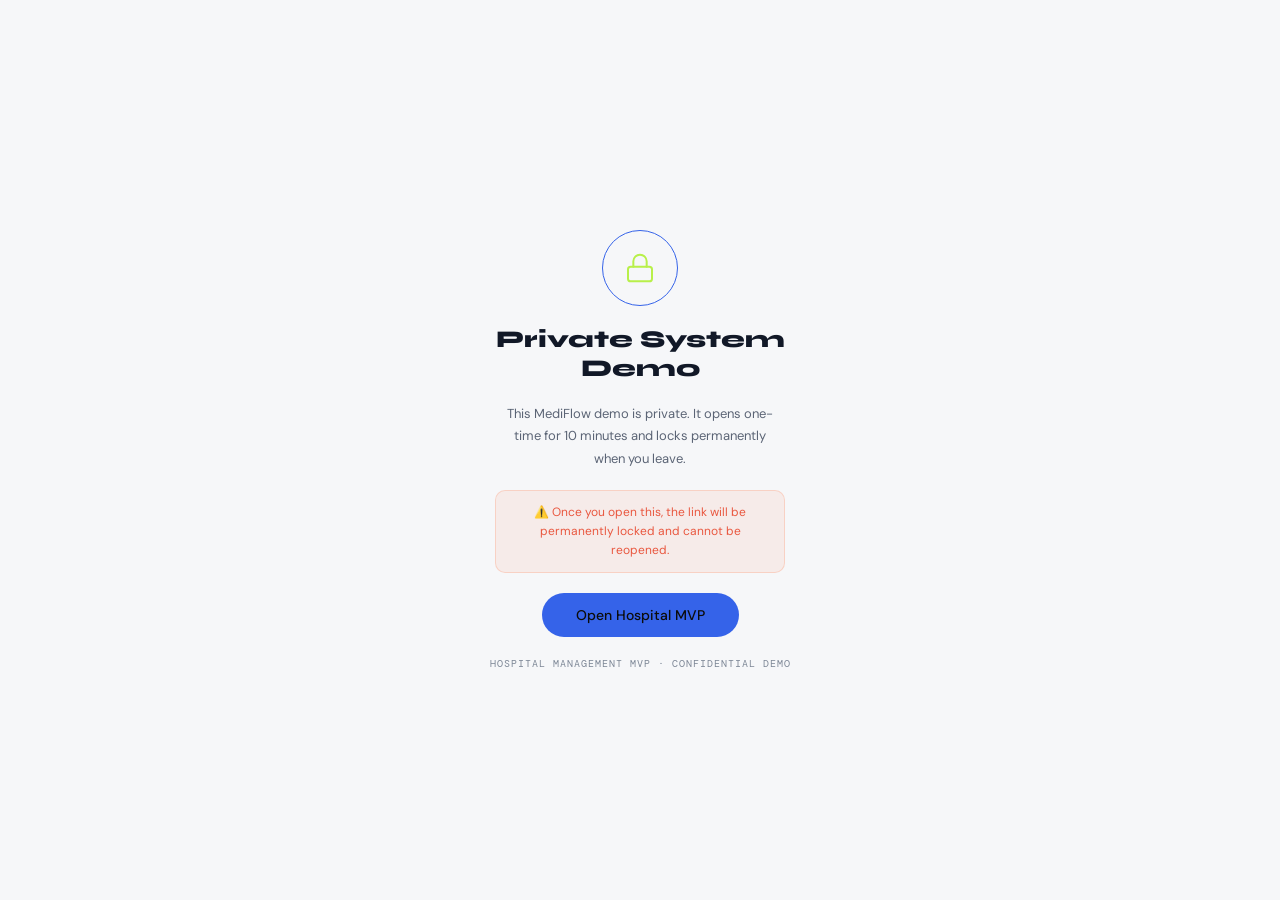
<file: mvp-hospital-management.html>
<!DOCTYPE html>
<html lang="en">
<head>
<meta charset="UTF-8">
<meta name="viewport" content="width=device-width, initial-scale=1.0, maximum-scale=1.0">
  <link rel="canonical" href="https://saratechsystems.com/mvp-hospital-management.html" />

<title>Workshop Pro</title>
<link href="https://fonts.googleapis.com/css2?family=Syne:wght@600;700;800&family=DM+Sans:wght@300;400;500&family=DM+Mono:wght@400;500&display=swap" rel="stylesheet">
<style>
:root {
  --bg: #0C0C0A;
  --s1: #131311;
  --s2: #1A1A17;
  --s3: #222220;
  --border: rgba(255,255,255,0.07);
  --border2: rgba(255,255,255,0.12);
  --accent: #B8F04A;
  --accent2: #FF6B35;
  --accent3: #7C6FFF;
  --text: #F0EDE8;
  --muted: #888880;
  --muted2: #444440;
  --green: #B8F04A;
  --red: #FF6B35;
  --blue: #7C6FFF;
  --yellow: #FFD166;
}
*{box-sizing:border-box;margin:0;padding:0;}
body{background:var(--bg);color:var(--text);font-family:'DM Sans',sans-serif;font-size:14px;height:100vh;display:flex;overflow:hidden;}

/* ONE-TIME VIEW GATE */
#otv-gate{position:fixed;inset:0;background:var(--bg);z-index:9999;display:flex;align-items:center;justify-content:center;flex-direction:column;gap:20px;padding:32px;text-align:center;}
#otv-expired{position:fixed;inset:0;background:var(--bg);z-index:9999;display:none;align-items:center;justify-content:center;flex-direction:column;gap:20px;padding:32px;text-align:center;}
.otv-ring{width:76px;height:76px;border-radius:50%;border:1.5px solid var(--accent);display:flex;align-items:center;justify-content:center;animation:otv-pulse 2s ease-in-out infinite;}
.otv-ring.red{border-color:var(--accent2);animation:none;}
@keyframes otv-pulse{0%,100%{box-shadow:0 0 0 0 rgba(184,240,74,0.3);}50%{box-shadow:0 0 0 14px rgba(184,240,74,0);}}
.otv-ring svg{width:32px;height:32px;}
.otv-h{font-family:'Syne',sans-serif;font-size:24px;font-weight:800;max-width:300px;line-height:1.2;}
.otv-p{color:var(--muted);font-size:13px;max-width:280px;line-height:1.7;}
.otv-warn{background:rgba(255,107,53,0.08);border:1px solid rgba(255,107,53,0.2);border-radius:10px;padding:12px 18px;font-size:12px;color:var(--accent2);max-width:290px;line-height:1.6;}
.otv-btn{background:var(--accent);color:#0C0C0A;border:none;border-radius:100px;padding:13px 34px;font-size:14px;font-weight:500;font-family:'DM Sans',sans-serif;cursor:pointer;transition:transform 0.15s,opacity 0.15s;}
.otv-btn:hover{transform:scale(1.03);}
.otv-btn:active{transform:scale(0.97);}
.otv-bar{width:260px;height:3px;background:rgba(255,255,255,0.07);border-radius:2px;overflow:hidden;display:none;}
.otv-fill{height:100%;width:100%;background:var(--accent);border-radius:2px;transition:width 1.6s linear;}
.otv-meta{font-family:'DM Mono',monospace;font-size:10px;color:var(--muted2);letter-spacing:1px;}
.otv-timer{font-family:'DM Mono',monospace;font-size:12px;color:var(--accent2);margin-top:-8px;}
#app-wrap{display:none;width:100%;height:100%;}

/* SIDEBAR */
.sidebar{width:220px;min-width:220px;background:var(--s1);border-right:1px solid var(--border);display:flex;flex-direction:column;height:100vh;overflow-y:auto;}
.logo{padding:20px 18px 16px;border-bottom:1px solid var(--border);}
.logo-text{font-family:'Syne',sans-serif;font-size:18px;font-weight:800;color:var(--accent);letter-spacing:-0.5px;}
.logo-sub{font-size:10px;font-family:'DM Mono',monospace;color:var(--muted2);letter-spacing:1px;margin-top:2px;}
.nav-section{padding:14px 12px 6px;}
.nav-label{font-family:'DM Mono',monospace;font-size:9px;letter-spacing:2px;color:var(--muted2);padding:0 6px;margin-bottom:6px;}
.nav-item{display:flex;align-items:center;gap:10px;padding:9px 10px;border-radius:8px;cursor:pointer;font-size:13px;color:var(--muted);transition:all 0.15s;margin-bottom:2px;border:1px solid transparent;}
.nav-item:hover{background:var(--s2);color:var(--text);}
.nav-item.active{background:rgba(184,240,74,0.08);color:var(--accent);border-color:rgba(184,240,74,0.15);}
.nav-icon{width:16px;height:16px;flex-shrink:0;opacity:0.7;}
.nav-item.active .nav-icon{opacity:1;}
.sidebar-footer{margin-top:auto;padding:14px 12px;border-top:1px solid var(--border);}
.user-pill{display:flex;align-items:center;gap:10px;padding:10px;background:var(--s2);border-radius:10px;border:1px solid var(--border);}
.avatar{width:30px;height:30px;border-radius:8px;background:rgba(184,240,74,0.15);border:1px solid rgba(184,240,74,0.25);display:flex;align-items:center;justify-content:center;font-size:12px;font-weight:500;color:var(--accent);}
.user-name{font-size:12px;font-weight:500;}
.user-role{font-size:10px;color:var(--muted);font-family:'DM Mono',monospace;}

/* MAIN */
.main{flex:1;display:flex;flex-direction:column;overflow:hidden;}
.topbar{background:var(--s1);border-bottom:1px solid var(--border);padding:12px 24px;display:flex;align-items:center;justify-content:space-between;flex-shrink:0;}
.topbar-title{font-family:'Syne',sans-serif;font-size:16px;font-weight:700;}
.topbar-right{display:flex;align-items:center;gap:10px;}
.btn{display:inline-flex;align-items:center;gap:7px;padding:8px 16px;border-radius:8px;border:none;cursor:pointer;font-size:13px;font-family:'DM Sans',sans-serif;font-weight:500;transition:all 0.15s;}
.btn-primary{background:var(--accent);color:#0C0C0A;}
.btn-primary:hover{opacity:0.9;}
.btn-ghost{background:var(--s2);color:var(--muted);border:1px solid var(--border);}
.btn-ghost:hover{color:var(--text);border-color:var(--border2);}
.btn-danger{background:rgba(255,107,53,0.1);color:var(--red);border:1px solid rgba(255,107,53,0.2);}
.btn-sm{padding:5px 10px;font-size:11px;}
.page{flex:1;overflow-y:auto;padding:24px;}
.page-section{display:none;}
.page-section.active{display:block;}

/* CARDS */
.card{background:var(--s1);border:1px solid var(--border);border-radius:12px;padding:20px;margin-bottom:16px;}
.card-title{font-family:'Syne',sans-serif;font-size:14px;font-weight:700;margin-bottom:14px;display:flex;align-items:center;gap:8px;}

/* STAT CARDS */
.stats-grid{display:grid;grid-template-columns:repeat(4,1fr);gap:12px;margin-bottom:20px;}
.stat-card{background:var(--s1);border:1px solid var(--border);border-radius:12px;padding:18px;}
.stat-value{font-family:'DM Mono',monospace;font-size:22px;font-weight:500;margin-bottom:4px;}
.stat-label{font-size:11px;color:var(--muted);}
.stat-change{font-size:11px;font-family:'DM Mono',monospace;margin-top:6px;}
.up{color:var(--green);}
.down{color:var(--red);}

/* TABLE */
.table-wrap{background:var(--s1);border:1px solid var(--border);border-radius:12px;overflow:hidden;margin-bottom:16px;}
table{width:100%;border-collapse:collapse;}
thead th{text-align:left;padding:10px 16px;font-family:'DM Mono',monospace;font-size:10px;letter-spacing:1px;color:var(--muted2);border-bottom:1px solid var(--border);font-weight:400;background:var(--s2);}
tbody td{padding:11px 16px;border-bottom:1px solid var(--border);font-size:13px;vertical-align:middle;}
tbody tr:last-child td{border-bottom:none;}
tbody tr:hover td{background:rgba(255,255,255,0.015);}
.badge{display:inline-flex;align-items:center;padding:3px 8px;border-radius:100px;font-size:10px;font-family:'DM Mono',monospace;font-weight:500;}
.badge-green{background:rgba(184,240,74,0.1);color:var(--green);border:1px solid rgba(184,240,74,0.2);}
.badge-orange{background:rgba(255,107,53,0.1);color:var(--red);border:1px solid rgba(255,107,53,0.2);}
.badge-blue{background:rgba(124,111,255,0.1);color:var(--blue);border:1px solid rgba(124,111,255,0.2);}
.badge-yellow{background:rgba(255,209,102,0.1);color:var(--yellow);border:1px solid rgba(255,209,102,0.2);}

/* FORM */
.form-grid{display:grid;grid-template-columns:1fr 1fr;gap:14px;margin-bottom:16px;}
.form-grid-3{display:grid;grid-template-columns:1fr 1fr 1fr;gap:14px;margin-bottom:16px;}
.field{display:flex;flex-direction:column;gap:6px;}
.field label{font-size:11px;color:var(--muted);font-family:'DM Mono',monospace;letter-spacing:0.5px;}
.field input,.field select,.field textarea{background:var(--s2);border:1px solid var(--border);border-radius:8px;padding:9px 12px;color:var(--text);font-family:'DM Sans',sans-serif;font-size:13px;outline:none;transition:border-color 0.15s;}
.field input:focus,.field select:focus,.field textarea:focus{border-color:rgba(184,240,74,0.3);}
.field select option{background:var(--s2);}
.field textarea{resize:vertical;min-height:70px;}

/* MODAL */
.modal-overlay{display:none;position:fixed;inset:0;background:rgba(0,0,0,0.7);z-index:100;align-items:center;justify-content:center;padding:20px;}
.modal-overlay.open{display:flex;}
.modal{background:var(--s1);border:1px solid var(--border2);border-radius:16px;padding:24px;width:100%;max-width:560px;max-height:90vh;overflow-y:auto;}
.modal-title{font-family:'Syne',sans-serif;font-size:16px;font-weight:700;margin-bottom:20px;display:flex;justify-content:space-between;align-items:center;}
.modal-close{background:var(--s2);border:1px solid var(--border);border-radius:6px;padding:4px 8px;cursor:pointer;color:var(--muted);font-size:12px;}

/* GRID LAYOUTS */
.grid-2{display:grid;grid-template-columns:1fr 1fr;gap:14px;}
.grid-3{display:grid;grid-template-columns:1fr 1fr 1fr;gap:14px;}

/* PL ROW */
.pl-row{display:flex;justify-content:space-between;padding:10px 0;border-bottom:1px solid var(--border);font-size:13px;}
.pl-row:last-child{border-bottom:none;}
.pl-row.total{font-weight:500;font-size:14px;}
.pl-label{color:var(--muted);}
.pl-val{font-family:'DM Mono',monospace;}

/* TOAST */
.toast{position:fixed;bottom:24px;right:24px;background:var(--s2);border:1px solid var(--border2);border-radius:10px;padding:12px 18px;font-size:13px;z-index:999;transform:translateY(80px);opacity:0;transition:all 0.3s;max-width:280px;}
.toast.show{transform:translateY(0);opacity:1;}
.toast.success{border-color:rgba(184,240,74,0.3);color:var(--green);}
.toast.error{border-color:rgba(255,107,53,0.3);color:var(--red);}

/* ITEMS LINE (job card) */
.line-items{border:1px solid var(--border);border-radius:10px;overflow:hidden;margin-bottom:14px;}
.line-item-row{display:grid;grid-template-columns:2fr 1fr 1fr 80px 36px;gap:8px;padding:10px 12px;border-bottom:1px solid var(--border);align-items:center;}
.line-item-row:last-child{border-bottom:none;}
.line-item-header{background:var(--s2);font-family:'DM Mono',monospace;font-size:10px;color:var(--muted2);letter-spacing:1px;}
.remove-btn{background:none;border:none;color:var(--muted2);cursor:pointer;font-size:16px;line-height:1;padding:2px 6px;border-radius:4px;}
.remove-btn:hover{color:var(--red);background:rgba(255,107,53,0.1);}

/* VEHICLE CARDS */
.vehicle-grid{display:grid;grid-template-columns:1fr 1fr;gap:14px;margin-bottom:16px;}
.vehicle-card{background:var(--s1);border:1px solid var(--border);border-radius:12px;padding:18px;}
.vehicle-header{display:flex;align-items:center;gap:10px;margin-bottom:14px;}
.vehicle-icon{font-size:22px;}
.vehicle-name{font-family:'Syne',sans-serif;font-size:14px;font-weight:700;}
.vehicle-stat{display:flex;justify-content:space-between;font-size:12px;padding:6px 0;border-bottom:1px solid var(--border);}
.vehicle-stat:last-child{border-bottom:none;}
.vehicle-stat-label{color:var(--muted);}
.vehicle-stat-val{font-family:'DM Mono',monospace;}

/* STOCK BAR */
.stock-bar{height:4px;background:var(--s3);border-radius:2px;margin-top:6px;overflow:hidden;}
.stock-fill{height:100%;border-radius:2px;transition:width 0.3s;}

/* SEARCH BAR */
.search-bar{background:var(--s2);border:1px solid var(--border);border-radius:8px;padding:8px 14px;display:flex;align-items:center;gap:10px;margin-bottom:16px;}
.search-bar input{background:none;border:none;outline:none;color:var(--text);font-size:13px;flex:1;font-family:'DM Sans',sans-serif;}
.search-icon{color:var(--muted);font-size:14px;}

/* RESPONSIVE */
@media(max-width:768px){
  .sidebar{width:60px;min-width:60px;}
  .logo-text,.logo-sub,.nav-label,.nav-item span,.user-name,.user-role{display:none;}
  .nav-item{justify-content:center;padding:10px;}
  .stats-grid{grid-template-columns:1fr 1fr;}
  .form-grid,.form-grid-3{grid-template-columns:1fr;}
  .grid-2,.grid-3,.vehicle-grid{grid-template-columns:1fr;}
}
</style>
</head>
<body>

<!-- ONE-TIME VIEW GATE -->
<div id="otv-gate">
  <div class="otv-ring">
    <svg viewBox="0 0 24 24" fill="none" stroke="#B8F04A" stroke-width="1.5" stroke-linecap="round" stroke-linejoin="round">
      <rect x="3" y="11" width="18" height="11" rx="2"/><path d="M7 11V7a5 5 0 0 1 10 0v4"/>
    </svg>
  </div>
  <div class="otv-h">Private System Demo</div>
  <p class="otv-p">This Workshop Pro demo has been shared with you privately. It can only be opened once — take screenshots if needed.</p>
  <div class="otv-warn">⚠️ Once you open this, the link will be permanently locked and cannot be reopened.</div>
  <div class="otv-bar" id="otv-bar"><div class="otv-fill" id="otv-fill"></div></div>
  <button class="otv-btn" id="otv-open-btn" onclick="otvOpen()">Open Workshop Pro</button>
  <div class="otv-meta">WORKSHOP PRO · CONFIDENTIAL DEMO</div>
</div>

<!-- EXPIRED SCREEN -->
<div id="otv-expired">
  <div class="otv-ring red">
    <svg viewBox="0 0 24 24" fill="none" stroke="#FF6B35" stroke-width="1.5" stroke-linecap="round" stroke-linejoin="round">
      <circle cx="12" cy="12" r="10"/><line x1="15" y1="9" x2="9" y2="15"/><line x1="9" y1="9" x2="15" y2="15"/>
    </svg>
  </div>
  <div class="otv-h" style="color:var(--accent2)">Demo Expired</div>
  <p class="otv-p">This demo link has already been viewed and is no longer available. Contact the sender for a new link.</p>
  <div class="otv-meta">WORKSHOP PRO · ONE-TIME VIEW</div>
</div>

<!-- APP WRAPPER -->
<div id="app-wrap">

<!-- SIDEBAR -->
<nav class="sidebar">
  <div class="logo">
    <div class="logo-text">Workshop Pro</div>
    <div class="logo-sub">MANAGEMENT SYSTEM</div>
  </div>

  <div class="nav-section">
    <div class="nav-label">Operations</div>
    <div class="nav-item active" onclick="goto('dashboard')">
      <svg class="nav-icon" viewBox="0 0 24 24" fill="none" stroke="currentColor" stroke-width="1.5"><rect x="3" y="3" width="7" height="7" rx="1"/><rect x="14" y="3" width="7" height="7" rx="1"/><rect x="3" y="14" width="7" height="7" rx="1"/><rect x="14" y="14" width="7" height="7" rx="1"/></svg>
      <span>Dashboard</span>
    </div>
    <div class="nav-item" onclick="goto('service-mgmt')">
      <svg class="nav-icon" viewBox="0 0 24 24" fill="none" stroke="currentColor" stroke-width="1.5"><path d="M14 2H6a2 2 0 0 0-2 2v16a2 2 0 0 0 2 2h12a2 2 0 0 0 2-2V8z"/><polyline points="14 2 14 8 20 8"/></svg>
      <span>Service Mgmt</span>
    </div>
    <div class="nav-item" onclick="goto('pending-jobs')">
      <svg class="nav-icon" viewBox="0 0 24 24" fill="none" stroke="currentColor" stroke-width="1.5"><circle cx="12" cy="12" r="10"/><polyline points="12 6 12 12 16 14"/></svg>
      <span>Pending Jobs</span>
    </div>
    <div class="nav-item" onclick="goto('cashiering')">
      <svg class="nav-icon" viewBox="0 0 24 24" fill="none" stroke="currentColor" stroke-width="1.5"><line x1="12" y1="1" x2="12" y2="23"/><path d="M17 5H9.5a3.5 3.5 0 0 0 0 7h5a3.5 3.5 0 0 1 0 7H6"/></svg>
      <span>Cashiering</span>
    </div>
    <div class="nav-item" onclick="goto('direct-sales')">
      <svg class="nav-icon" viewBox="0 0 24 24" fill="none" stroke="currentColor" stroke-width="1.5"><path d="M6 2L3 6v14a2 2 0 0 0 2 2h14a2 2 0 0 0 2-2V6l-3-4z"/><line x1="3" y1="6" x2="21" y2="6"/></svg>
      <span>Direct Sales</span>
    </div>
    <div class="nav-item" onclick="goto('quotations')">
      <svg class="nav-icon" viewBox="0 0 24 24" fill="none" stroke="currentColor" stroke-width="1.5"><path d="M21 15a2 2 0 0 1-2 2H7l-4 4V5a2 2 0 0 1 2-2h14a2 2 0 0 1 2 2z"/></svg>
      <span>Quotations</span>
    </div>
  </div>

  <div class="nav-section">
    <div class="nav-label">Management</div>
    <div class="nav-item" onclick="goto('stock')">
      <svg class="nav-icon" viewBox="0 0 24 24" fill="none" stroke="currentColor" stroke-width="1.5"><path d="M21 16V8a2 2 0 0 0-1-1.73l-7-4a2 2 0 0 0-2 0l-7 4A2 2 0 0 0 3 8v8a2 2 0 0 0 1 1.73l7 4a2 2 0 0 0 2 0l7-4A2 2 0 0 0 21 16z"/></svg>
      <span>Stock Control</span>
    </div>
    <div class="nav-item" onclick="goto('imports')">
      <svg class="nav-icon" viewBox="0 0 24 24" fill="none" stroke="currentColor" stroke-width="1.5"><path d="M21 10c0 7-9 13-9 13s-9-6-9-13a9 9 0 0 1 18 0z"/><circle cx="12" cy="10" r="3"/></svg>
      <span>Oil Imports</span>
    </div>
    <div class="nav-item" onclick="goto('vehicles')">
      <svg class="nav-icon" viewBox="0 0 24 24" fill="none" stroke="currentColor" stroke-width="1.5"><rect x="1" y="3" width="15" height="13" rx="2"/><path d="M16 8h4l3 5v3h-7V8z"/><circle cx="5.5" cy="18.5" r="2.5"/><circle cx="18.5" cy="18.5" r="2.5"/></svg>
      <span>Vehicles</span>
    </div>
    <div class="nav-item" onclick="goto('customers')">
      <svg class="nav-icon" viewBox="0 0 24 24" fill="none" stroke="currentColor" stroke-width="1.5"><path d="M17 21v-2a4 4 0 0 0-4-4H5a4 4 0 0 0-4 4v2"/><circle cx="9" cy="7" r="4"/><path d="M23 21v-2a4 4 0 0 0-3-3.87"/><path d="M16 3.13a4 4 0 0 1 0 7.75"/></svg>
      <span>Customers</span>
    </div>
    <div class="nav-item" onclick="goto('accounts')">
      <svg class="nav-icon" viewBox="0 0 24 24" fill="none" stroke="currentColor" stroke-width="1.5"><path d="M20 21v-2a4 4 0 0 0-4-4H8a4 4 0 0 0-4 4v2"/><circle cx="12" cy="7" r="4"/></svg>
      <span>Accounts</span>
    </div>
  </div>

  <div class="nav-section">
    <div class="nav-label">Finance</div>
    <div class="nav-item" onclick="goto('pl')">
      <svg class="nav-icon" viewBox="0 0 24 24" fill="none" stroke="currentColor" stroke-width="1.5"><line x1="18" y1="20" x2="18" y2="10"/><line x1="12" y1="20" x2="12" y2="4"/><line x1="6" y1="20" x2="6" y2="14"/></svg>
      <span>Profit & Loss</span>
    </div>
    <div class="nav-item" onclick="goto('reports')">
      <svg class="nav-icon" viewBox="0 0 24 24" fill="none" stroke="currentColor" stroke-width="1.5"><path d="M14 2H6a2 2 0 0 0-2 2v16a2 2 0 0 0 2 2h12a2 2 0 0 0 2-2V8z"/><polyline points="14 2 14 8 20 8"/><line x1="16" y1="13" x2="8" y2="13"/><line x1="16" y1="17" x2="8" y2="17"/></svg>
      <span>Reports</span>
    </div>
    <div class="nav-item" onclick="goto('search')">
      <svg class="nav-icon" viewBox="0 0 24 24" fill="none" stroke="currentColor" stroke-width="1.5"><circle cx="11" cy="11" r="8"/><line x1="21" y1="21" x2="16.65" y2="16.65"/></svg>
      <span>Search</span>
    </div>
    <div class="nav-item" onclick="goto('settings')">
      <svg class="nav-icon" viewBox="0 0 24 24" fill="none" stroke="currentColor" stroke-width="1.5"><circle cx="12" cy="12" r="3"/><path d="M19.4 15a1.65 1.65 0 0 0 .33 1.82l.06.06a2 2 0 0 1-2.83 2.83l-.06-.06a1.65 1.65 0 0 0-1.82-.33 1.65 1.65 0 0 0-1 1.51V21a2 2 0 0 1-4 0v-.09A1.65 1.65 0 0 0 9 19.4a1.65 1.65 0 0 0-1.82.33l-.06.06a2 2 0 0 1-2.83-2.83l.06-.06A1.65 1.65 0 0 0 4.68 15a1.65 1.65 0 0 0-1.51-1H3a2 2 0 0 1 0-4h.09A1.65 1.65 0 0 0 4.6 9a1.65 1.65 0 0 0-.33-1.82l-.06-.06a2 2 0 0 1 2.83-2.83l.06.06A1.65 1.65 0 0 0 9 4.68a1.65 1.65 0 0 0 1-1.51V3a2 2 0 0 1 4 0v.09a1.65 1.65 0 0 0 1 1.51 1.65 1.65 0 0 0 1.82-.33l.06-.06a2 2 0 0 1 2.83 2.83l-.06.06A1.65 1.65 0 0 0 19.4 9a1.65 1.65 0 0 0 1.51 1H21a2 2 0 0 1 0 4h-.09a1.65 1.65 0 0 0-1.51 1z"/></svg>
      <span>Settings</span>
    </div>
  </div>

  <div class="sidebar-footer">
    <div class="user-pill">
      <div class="avatar">JM</div>
      <div>
        <div class="user-name">Juma Motors</div>
        <div class="user-role">OWNER</div>
      </div>
    </div>
  </div>
</nav>

<!-- MAIN CONTENT -->
<div class="main">
  <div class="topbar">
    <div class="topbar-title" id="page-title">Dashboard</div>
    <div class="topbar-right">
      <button class="btn btn-ghost btn-sm" onclick="sendWhatsApp()">📱 Send Report</button>
      <button class="btn btn-primary btn-sm" onclick="goto('service-mgmt');openModal('job-modal')">+ New Job Card</button>
    </div>
  </div>

  <div class="page">

    <!-- ═══════════════════════════════════ DASHBOARD ═══ -->
    <div class="page-section active" id="sec-dashboard">
      <div class="stats-grid">
        <div class="stat-card">
          <div class="stat-value up">KSh 48,200</div>
          <div class="stat-label">Today's Revenue</div>
          <div class="stat-change up">↑ 12% vs yesterday</div>
        </div>
        <div class="stat-card">
          <div class="stat-value" style="color:var(--blue)">14</div>
          <div class="stat-label">Jobs Today</div>
          <div class="stat-change up">↑ 3 more than avg</div>
        </div>
        <div class="stat-card">
          <div class="stat-value" style="color:var(--yellow)">320 L</div>
          <div class="stat-label">Oil Stock Left</div>
          <div class="stat-change down">⚠ Reorder soon</div>
        </div>
        <div class="stat-card">
          <div class="stat-value up">KSh 115K</div>
          <div class="stat-label">Month Net Profit</div>
          <div class="stat-change up">↑ Profitable</div>
        </div>
      </div>

      <div class="grid-2">
        <div class="card">
          <div class="card-title">Today's Jobs</div>
          <table>
            <thead><tr><th>PLATE</th><th>SERVICE</th><th>STAFF</th><th>STATUS</th><th>AMT</th></tr></thead>
            <tbody id="dashboard-jobs">
              <tr><td>KDH 234A</td><td>Oil Change 5W-30</td><td>Ali</td><td><span class="badge badge-green">Done</span></td><td style="font-family:'DM Mono',monospace">3,500</td></tr>
              <tr><td>KBC 001K</td><td>Wheel Alignment</td><td>John</td><td><span class="badge badge-orange">Pending</span></td><td style="font-family:'DM Mono',monospace">2,000</td></tr>
              <tr><td>KBZ 554J</td><td>Oil Change 10W-40</td><td>Ali</td><td><span class="badge badge-green">Done</span></td><td style="font-family:'DM Mono',monospace">4,200</td></tr>
              <tr><td>KCG 112B</td><td>Wheel Balancing</td><td>John</td><td><span class="badge badge-blue">Cashier</span></td><td style="font-family:'DM Mono',monospace">1,500</td></tr>
              <tr><td>KDA 789M</td><td>Oil Change + Filter</td><td>Ali</td><td><span class="badge badge-green">Done</span></td><td style="font-family:'DM Mono',monospace">5,800</td></tr>
            </tbody>
          </table>
        </div>
        <div>
          <div class="card">
            <div class="card-title">Revenue Breakdown</div>
            <div class="pl-row"><span class="pl-label">Oil Sales</span><span class="pl-val up">KSh 28,400</span></div>
            <div class="pl-row"><span class="pl-label">Workshop Services</span><span class="pl-val up">KSh 12,800</span></div>
            <div class="pl-row"><span class="pl-label">Direct Sales</span><span class="pl-val up">KSh 7,000</span></div>
            <div class="pl-row total"><span>Total</span><span class="pl-val up">KSh 48,200</span></div>
          </div>
          <div class="card">
            <div class="card-title">⚠ Low Stock Alerts</div>
            <div class="pl-row"><span class="pl-label">Castrol 10W-40</span><span class="pl-val down">18 L left</span></div>
            <div class="pl-row"><span class="pl-label">Shell 5W-30</span><span class="pl-val down">24 L left</span></div>
            <div class="pl-row"><span class="pl-label">Total Quartz 20W-50</span><span class="pl-val" style="color:var(--yellow)">45 L left</span></div>
          </div>
        </div>
      </div>
    </div>

    <!-- ═══════════════════════════════════ SERVICE MANAGEMENT ═══ -->
    <div class="page-section" id="sec-service-mgmt">
      <div style="display:flex;justify-content:space-between;align-items:center;margin-bottom:16px">
        <div style="font-size:13px;color:var(--muted)">Create and manage job cards for all workshop services</div>
        <button class="btn btn-primary" onclick="openModal('job-modal')">+ New Job Card</button>
      </div>
      <div class="table-wrap">
        <table>
          <thead><tr><th>JOB #</th><th>DATE</th><th>CAR PLATE</th><th>CUSTOMER</th><th>SERVICES</th><th>AMOUNT</th><th>PAYMENT</th><th>STATUS</th><th>ACTION</th></tr></thead>
          <tbody>
            <tr><td style="font-family:'DM Mono',monospace;color:var(--accent)">#JC-0041</td><td>03 May 2026</td><td>KDH 234A</td><td>Hassan Osman</td><td>Oil Change 5W-30</td><td style="font-family:'DM Mono',monospace">3,500</td><td>M-Pesa</td><td><span class="badge badge-green">Cleared</span></td><td><button class="btn btn-ghost btn-sm" onclick="showReceipt()">🖨 Receipt</button></td></tr>
            <tr><td style="font-family:'DM Mono',monospace;color:var(--accent)">#JC-0040</td><td>03 May 2026</td><td>KBC 001K</td><td>Amina Wanjiru</td><td>Wheel Alignment</td><td style="font-family:'DM Mono',monospace">2,000</td><td>Cash</td><td><span class="badge badge-orange">Pending</span></td><td><button class="btn btn-ghost btn-sm" onclick="openModal('job-modal')">✏ Edit</button></td></tr>
            <tr><td style="font-family:'DM Mono',monospace;color:var(--accent)">#JC-0039</td><td>02 May 2026</td><td>KBZ 554J</td><td>Peter Kamau</td><td>Oil 10W-40 + Filter</td><td style="font-family:'DM Mono',monospace">5,800</td><td>Cash</td><td><span class="badge badge-green">Cleared</span></td><td><button class="btn btn-ghost btn-sm" onclick="showReceipt()">🖨 Receipt</button></td></tr>
            <tr><td style="font-family:'DM Mono',monospace;color:var(--accent)">#JC-0038</td><td>02 May 2026</td><td>KCG 112B</td><td>James Otieno</td><td>Wheel Balancing x4</td><td style="font-family:'DM Mono',monospace">1,500</td><td>M-Pesa</td><td><span class="badge badge-blue">At Cashier</span></td><td><button class="btn btn-ghost btn-sm" onclick="goto('cashiering')">💳 Collect</button></td></tr>
            <tr><td style="font-family:'DM Mono',monospace;color:var(--accent)">#JC-0037</td><td>01 May 2026</td><td>KDA 789M</td><td>Grace Njoki</td><td>Oil Change + Alignment</td><td style="font-family:'DM Mono',monospace">7,200</td><td>Cash</td><td><span class="badge badge-green">Cleared</span></td><td><button class="btn btn-danger btn-sm" onclick="revertJob()">↩ Revert</button></td></tr>
          </tbody>
        </table>
      </div>
    </div>

    <!-- ═══════════════════════════════════ PENDING JOBS ═══ -->
    <div class="page-section" id="sec-pending-jobs">
      <div style="margin-bottom:16px;font-size:13px;color:var(--muted)">Jobs in progress — update status or add services</div>
      <div class="table-wrap">
        <table>
          <thead><tr><th>JOB #</th><th>PLATE</th><th>CUSTOMER</th><th>SERVICE</th><th>STARTED</th><th>STAFF</th><th>NOTES</th><th>ACTION</th></tr></thead>
          <tbody>
            <tr><td style="font-family:'DM Mono',monospace;color:var(--accent)">#JC-0040</td><td>KBC 001K</td><td>Amina Wanjiru</td><td>Wheel Alignment</td><td>09:30 AM</td><td>John</td><td>Front wheels only</td><td><button class="btn btn-primary btn-sm" onclick="completeJob()">✓ Complete</button></td></tr>
            <tr><td style="font-family:'DM Mono',monospace;color:var(--accent)">#JC-0042</td><td>KAD 556P</td><td>David Mwangi</td><td>Oil 5W-30 + Flush</td><td>10:15 AM</td><td>Ali</td><td>Check brake fluid too</td><td><button class="btn btn-primary btn-sm" onclick="completeJob()">✓ Complete</button></td></tr>
            <tr><td style="font-family:'DM Mono',monospace;color:var(--accent)">#JC-0043</td><td>KCC 889Q</td><td>Sarah Achieng</td><td>Balancing x4</td><td>11:00 AM</td><td>John</td><td>—</td><td><button class="btn btn-primary btn-sm" onclick="completeJob()">✓ Complete</button></td></tr>
          </tbody>
        </table>
      </div>
    </div>

    <!-- ═══════════════════════════════════ CASHIERING ═══ -->
    <div class="page-section" id="sec-cashiering">
      <div style="margin-bottom:16px;font-size:13px;color:var(--muted)">Collect payment for completed jobs</div>
      <div class="table-wrap">
        <table>
          <thead><tr><th>JOB #</th><th>PLATE</th><th>CUSTOMER</th><th>SERVICES</th><th>AMOUNT</th><th>PAYMENT</th><th>ACTION</th></tr></thead>
          <tbody>
            <tr>
              <td style="font-family:'DM Mono',monospace;color:var(--accent)">#JC-0038</td><td>KCG 112B</td><td>James Otieno</td><td>Wheel Balancing x4</td>
              <td style="font-family:'DM Mono',monospace">KSh 1,500</td>
              <td>
                <select style="background:var(--s2);border:1px solid var(--border);color:var(--text);border-radius:6px;padding:4px 8px;font-size:12px;">
                  <option>Cash</option><option>M-Pesa</option><option>Credit</option>
                </select>
              </td>
              <td><button class="btn btn-primary btn-sm" onclick="collectPayment()">💳 Collect & Print</button></td>
            </tr>
          </tbody>
        </table>
      </div>
      <div class="card" style="max-width:400px">
        <div class="card-title">M-Pesa STK Push</div>
        <div class="field" style="margin-bottom:12px">
          <label>Customer Phone</label>
          <input type="tel" placeholder="0712 345 678" value="0712 345 678">
        </div>
        <div class="field" style="margin-bottom:12px">
          <label>Amount (KSh)</label>
          <input type="number" value="1500">
        </div>
        <button class="btn btn-primary" onclick="sendSTK()">Send M-Pesa Request 📲</button>
      </div>
    </div>

    <!-- ═══════════════════════════════════ DIRECT SALES ═══ -->
    <div class="page-section" id="sec-direct-sales">
      <div style="display:flex;justify-content:space-between;margin-bottom:16px">
        <div style="font-size:13px;color:var(--muted)">Sell oil or products without creating a full job card</div>
        <button class="btn btn-primary" onclick="openModal('sale-modal')">+ New Sale</button>
      </div>
      <div class="table-wrap">
        <table>
          <thead><tr><th>SALE #</th><th>DATE</th><th>ITEM</th><th>QTY</th><th>UNIT PRICE</th><th>TOTAL</th><th>CUSTOMER</th><th>PAYMENT</th></tr></thead>
          <tbody>
            <tr><td style="font-family:'DM Mono',monospace;color:var(--accent)">#DS-012</td><td>03 May</td><td>Castrol 10W-40 4L</td><td>2</td><td style="font-family:'DM Mono',monospace">2,800</td><td style="font-family:'DM Mono',monospace">5,600</td><td>Walk-in</td><td><span class="badge badge-green">M-Pesa</span></td></tr>
            <tr><td style="font-family:'DM Mono',monospace;color:var(--accent)">#DS-011</td><td>03 May</td><td>Shell Helix 5W-30 5L</td><td>1</td><td style="font-family:'DM Mono',monospace">3,200</td><td style="font-family:'DM Mono',monospace">3,200</td><td>David Mwangi</td><td><span class="badge badge-blue">Cash</span></td></tr>
            <tr><td style="font-family:'DM Mono',monospace;color:var(--accent)">#DS-010</td><td>02 May</td><td>Total Quartz 20W-50 4L</td><td>3</td><td style="font-family:'DM Mono',monospace">1,800</td><td style="font-family:'DM Mono',monospace">5,400</td><td>Grace Njoki</td><td><span class="badge badge-green">M-Pesa</span></td></tr>
          </tbody>
        </table>
      </div>
    </div>

    <!-- ═══════════════════════════════════ QUOTATIONS ═══ -->
    <div class="page-section" id="sec-quotations">
      <div style="display:flex;justify-content:space-between;margin-bottom:16px">
        <div style="font-size:13px;color:var(--muted)">Create price estimates before work begins</div>
        <button class="btn btn-primary" onclick="openModal('quote-modal')">+ New Quotation</button>
      </div>
      <div class="table-wrap">
        <table>
          <thead><tr><th>QUOTE #</th><th>DATE</th><th>CUSTOMER</th><th>PLATE</th><th>SERVICES</th><th>AMOUNT</th><th>STATUS</th><th>ACTION</th></tr></thead>
          <tbody>
            <tr><td style="font-family:'DM Mono',monospace;color:var(--accent)">#Q-008</td><td>03 May</td><td>Hassan Osman</td><td>KDH 234A</td><td>Full service package</td><td style="font-family:'DM Mono',monospace">12,500</td><td><span class="badge badge-yellow">Sent</span></td><td><button class="btn btn-primary btn-sm" onclick="convertQuote()">→ Convert to Job</button></td></tr>
            <tr><td style="font-family:'DM Mono',monospace;color:var(--accent)">#Q-007</td><td>02 May</td><td>Amina Wanjiru</td><td>KBC 001K</td><td>Alignment + Balancing</td><td style="font-family:'DM Mono',monospace">4,500</td><td><span class="badge badge-green">Accepted</span></td><td><button class="btn btn-primary btn-sm" onclick="convertQuote()">→ Convert to Job</button></td></tr>
            <tr><td style="font-family:'DM Mono',monospace;color:var(--accent)">#Q-006</td><td>01 May</td><td>James Otieno</td><td>KCG 112B</td><td>Oil change + filter</td><td style="font-family:'DM Mono',monospace">5,200</td><td><span class="badge badge-orange">Declined</span></td><td><button class="btn btn-ghost btn-sm">Archive</button></td></tr>
          </tbody>
        </table>
      </div>
    </div>

    <!-- ═══════════════════════════════════ STOCK CONTROL ═══ -->
    <div class="page-section" id="sec-stock">
      <div style="display:flex;justify-content:space-between;margin-bottom:16px">
        <div style="font-size:13px;color:var(--muted)">Live inventory — auto-deducted on each job</div>
        <div style="display:flex;gap:8px">
          <button class="btn btn-ghost" onclick="openModal('receive-modal')">+ Receive Stock</button>
          <button class="btn btn-primary" onclick="openModal('stock-modal')">+ Add Product</button>
        </div>
      </div>
      <div class="table-wrap">
        <table>
          <thead><tr><th>PRODUCT</th><th>CATEGORY</th><th>QTY ON HAND</th><th>REORDER LEVEL</th><th>COST/L</th><th>SELL/L</th><th>MARGIN</th><th>STATUS</th></tr></thead>
          <tbody>
            <tr>
              <td>Castrol 10W-40</td><td>Engine Oil</td>
              <td><div style="font-family:'DM Mono',monospace">18 L</div><div class="stock-bar"><div class="stock-fill" style="width:18%;background:var(--red)"></div></div></td>
              <td style="font-family:'DM Mono',monospace">30 L</td>
              <td style="font-family:'DM Mono',monospace">380</td><td style="font-family:'DM Mono',monospace">650</td>
              <td style="font-family:'DM Mono',monospace;color:var(--green)">+42%</td>
              <td><span class="badge badge-orange">Low Stock</span></td>
            </tr>
            <tr>
              <td>Shell Helix 5W-30</td><td>Engine Oil</td>
              <td><div style="font-family:'DM Mono',monospace">24 L</div><div class="stock-bar"><div class="stock-fill" style="width:24%;background:var(--red)"></div></div></td>
              <td style="font-family:'DM Mono',monospace">30 L</td>
              <td style="font-family:'DM Mono',monospace">420</td><td style="font-family:'DM Mono',monospace">700</td>
              <td style="font-family:'DM Mono',monospace;color:var(--green)">+40%</td>
              <td><span class="badge badge-orange">Low Stock</span></td>
            </tr>
            <tr>
              <td>Total Quartz 20W-50</td><td>Engine Oil</td>
              <td><div style="font-family:'DM Mono',monospace">120 L</div><div class="stock-bar"><div class="stock-fill" style="width:60%;background:var(--green)"></div></div></td>
              <td style="font-family:'DM Mono',monospace">40 L</td>
              <td style="font-family:'DM Mono',monospace">320</td><td style="font-family:'DM Mono',monospace">550</td>
              <td style="font-family:'DM Mono',monospace;color:var(--green)">+41%</td>
              <td><span class="badge badge-green">OK</span></td>
            </tr>
            <tr>
              <td>Mobil Super 10W-40</td><td>Engine Oil</td>
              <td><div style="font-family:'DM Mono',monospace">85 L</div><div class="stock-bar"><div class="stock-fill" style="width:70%;background:var(--green)"></div></div></td>
              <td style="font-family:'DM Mono',monospace">30 L</td>
              <td style="font-family:'DM Mono',monospace">360</td><td style="font-family:'DM Mono',monospace">620</td>
              <td style="font-family:'DM Mono',monospace;color:var(--green)">+42%</td>
              <td><span class="badge badge-green">OK</span></td>
            </tr>
            <tr>
              <td>Gear Oil 80W-90</td><td>Gear Oil</td>
              <td><div style="font-family:'DM Mono',monospace">40 L</div><div class="stock-bar"><div class="stock-fill" style="width:50%;background:var(--yellow)"></div></div></td>
              <td style="font-family:'DM Mono',monospace">20 L</td>
              <td style="font-family:'DM Mono',monospace">280</td><td style="font-family:'DM Mono',monospace">480</td>
              <td style="font-family:'DM Mono',monospace;color:var(--green)">+41%</td>
              <td><span class="badge badge-blue">Normal</span></td>
            </tr>
          </tbody>
        </table>
      </div>
    </div>

    <!-- ═══════════════════════════════════ OIL IMPORTS ═══ -->
    <div class="page-section" id="sec-imports">
      <div style="display:flex;justify-content:space-between;margin-bottom:16px">
        <div style="font-size:13px;color:var(--muted)">Track every import shipment with full landed cost</div>
        <button class="btn btn-primary" onclick="openModal('import-modal')">+ New Shipment</button>
      </div>
      <div class="table-wrap">
        <table>
          <thead><tr><th>SHIPMENT #</th><th>SUPPLIER</th><th>QTY</th><th>INVOICE USD</th><th>FREIGHT</th><th>DUTY+CLEARING</th><th>LANDED KSH/L</th><th>STATUS</th></tr></thead>
          <tbody>
            <tr>
              <td style="font-family:'DM Mono',monospace;color:var(--accent)">#IMP-007</td><td>Dubai Lubricants LLC</td>
              <td style="font-family:'DM Mono',monospace">500 L</td>
              <td style="font-family:'DM Mono',monospace">$820</td>
              <td style="font-family:'DM Mono',monospace">KSh 14,200</td>
              <td style="font-family:'DM Mono',monospace">KSh 38,400</td>
              <td style="font-family:'DM Mono',monospace;color:var(--accent)">KSh 372/L</td>
              <td><span class="badge badge-green">Received</span></td>
            </tr>
            <tr>
              <td style="font-family:'DM Mono',monospace;color:var(--accent)">#IMP-006</td><td>Gulf Oil Trading</td>
              <td style="font-family:'DM Mono',monospace">300 L</td>
              <td style="font-family:'DM Mono',monospace">$510</td>
              <td style="font-family:'DM Mono',monospace">KSh 9,800</td>
              <td style="font-family:'DM Mono',monospace">KSh 24,100</td>
              <td style="font-family:'DM Mono',monospace;color:var(--accent)">KSh 384/L</td>
              <td><span class="badge badge-yellow">In Transit</span></td>
            </tr>
            <tr>
              <td style="font-family:'DM Mono',monospace;color:var(--accent)">#IMP-005</td><td>Dubai Lubricants LLC</td>
              <td style="font-family:'DM Mono',monospace">800 L</td>
              <td style="font-family:'DM Mono',monospace">$1,280</td>
              <td style="font-family:'DM Mono',monospace">KSh 22,000</td>
              <td style="font-family:'DM Mono',monospace">KSh 58,000</td>
              <td style="font-family:'DM Mono',monospace;color:var(--accent)">KSh 368/L</td>
              <td><span class="badge badge-green">Received</span></td>
            </tr>
          </tbody>
        </table>
      </div>
      <div class="card" style="max-width:500px">
        <div class="card-title">Average Landed Cost (Last 3 Shipments)</div>
        <div class="pl-row"><span class="pl-label">Avg cost per litre</span><span class="pl-val" style="color:var(--yellow)">KSh 374/L</span></div>
        <div class="pl-row"><span class="pl-label">Avg sell price</span><span class="pl-val up">KSh 625/L</span></div>
        <div class="pl-row"><span class="pl-label">Avg gross margin</span><span class="pl-val up">+67%</span></div>
        <div class="pl-row"><span class="pl-label">Exchange rate used</span><span class="pl-val">USD 1 = KSh 130</span></div>
      </div>
    </div>

    <!-- ═══════════════════════════════════ VEHICLES ═══ -->
    <div class="page-section" id="sec-vehicles">
      <div style="margin-bottom:16px;font-size:13px;color:var(--muted)">Track expenses and profitability per vehicle</div>
      <div class="vehicle-grid">
        <div class="vehicle-card">
          <div class="vehicle-header">
            <div class="vehicle-icon">🚐</div>
            <div><div class="vehicle-name">Van — KBE 445T</div><div style="font-size:11px;color:var(--muted)">Delivery + Workshop runs</div></div>
          </div>
          <div class="vehicle-stat"><span class="vehicle-stat-label">Fuel this month</span><span class="vehicle-stat-val down">KSh 18,400</span></div>
          <div class="vehicle-stat"><span class="vehicle-stat-label">Driver salary</span><span class="vehicle-stat-val down">KSh 22,000</span></div>
          <div class="vehicle-stat"><span class="vehicle-stat-label">Insurance</span><span class="vehicle-stat-val down">KSh 4,200</span></div>
          <div class="vehicle-stat"><span class="vehicle-stat-label">Maintenance</span><span class="vehicle-stat-val down">KSh 3,600</span></div>
          <div class="vehicle-stat"><span class="vehicle-stat-label">Total cost</span><span class="vehicle-stat-val down">KSh 48,200</span></div>
          <div class="vehicle-stat"><span class="vehicle-stat-label">Revenue generated</span><span class="vehicle-stat-val up">KSh 112,000</span></div>
          <div class="vehicle-stat"><span class="vehicle-stat-label" style="font-weight:500;color:var(--text)">Net contribution</span><span class="vehicle-stat-val up" style="font-size:14px">KSh 63,800 ✓</span></div>
          <button class="btn btn-ghost btn-sm" style="margin-top:12px;width:100%" onclick="openModal('trip-modal')">+ Log Trip</button>
        </div>
        <div class="vehicle-card">
          <div class="vehicle-header">
            <div class="vehicle-icon">🚛</div>
            <div><div class="vehicle-name">Truck — KCF 112M</div><div style="font-size:11px;color:var(--muted)">Oil import deliveries</div></div>
          </div>
          <div class="vehicle-stat"><span class="vehicle-stat-label">Fuel this month</span><span class="vehicle-stat-val down">KSh 34,000</span></div>
          <div class="vehicle-stat"><span class="vehicle-stat-label">Driver salary</span><span class="vehicle-stat-val down">KSh 28,000</span></div>
          <div class="vehicle-stat"><span class="vehicle-stat-label">Insurance</span><span class="vehicle-stat-val down">KSh 7,800</span></div>
          <div class="vehicle-stat"><span class="vehicle-stat-label">Maintenance</span><span class="vehicle-stat-val down">KSh 12,400</span></div>
          <div class="vehicle-stat"><span class="vehicle-stat-label">Total cost</span><span class="vehicle-stat-val down">KSh 82,200</span></div>
          <div class="vehicle-stat"><span class="vehicle-stat-label">Revenue generated</span><span class="vehicle-stat-val up">KSh 74,000</span></div>
          <div class="vehicle-stat"><span class="vehicle-stat-label" style="font-weight:500;color:var(--text)">Net contribution</span><span class="vehicle-stat-val down" style="font-size:14px">− KSh 8,200 ⚠</span></div>
          <button class="btn btn-ghost btn-sm" style="margin-top:12px;width:100%" onclick="openModal('trip-modal')">+ Log Trip</button>
        </div>
      </div>
      <div class="card">
        <div class="card-title">Trip Log</div>
        <table>
          <thead><tr><th>DATE</th><th>VEHICLE</th><th>ROUTE</th><th>FUEL COST</th><th>OIL DELIVERED</th><th>REVENUE</th><th>PROFIT</th></tr></thead>
          <tbody>
            <tr><td>03 May</td><td>🚐 Van</td><td>Nairobi CBD → Industrial</td><td style="font-family:'DM Mono',monospace">1,200</td><td style="font-family:'DM Mono',monospace">80 L</td><td style="font-family:'DM Mono',monospace">52,000</td><td style="font-family:'DM Mono',monospace;color:var(--green)">+50,800</td></tr>
            <tr><td>02 May</td><td>🚛 Truck</td><td>Mombasa Port → Nairobi</td><td style="font-family:'DM Mono',monospace">8,400</td><td style="font-family:'DM Mono',monospace">500 L</td><td style="font-family:'DM Mono',monospace">18,600</td><td style="font-family:'DM Mono',monospace;color:var(--green)">+10,200</td></tr>
            <tr><td>01 May</td><td>🚐 Van</td><td>Westlands → Karen</td><td style="font-family:'DM Mono',monospace">800</td><td style="font-family:'DM Mono',monospace">40 L</td><td style="font-family:'DM Mono',monospace">26,000</td><td style="font-family:'DM Mono',monospace;color:var(--green)">+25,200</td></tr>
          </tbody>
        </table>
      </div>
    </div>

    <!-- ═══════════════════════════════════ CUSTOMERS ═══ -->
    <div class="page-section" id="sec-customers">
      <div style="display:flex;justify-content:space-between;margin-bottom:16px">
        <div style="font-size:13px;color:var(--muted)">Customer records with oil change reminders</div>
        <button class="btn btn-primary" onclick="openModal('customer-modal')">+ Add Customer</button>
      </div>
      <div class="search-bar"><span class="search-icon">🔍</span><input type="text" placeholder="Search by name, plate, or phone..."></div>
      <div class="table-wrap">
        <table>
          <thead><tr><th>NAME</th><th>PHONE</th><th>CAR PLATE</th><th>CAR MAKE</th><th>LAST SERVICE</th><th>NEXT REMINDER</th><th>TOTAL SPENT</th><th>ACTION</th></tr></thead>
          <tbody>
            <tr><td>Hassan Osman</td><td>0712 345 678</td><td>KDH 234A</td><td>Toyota Corolla</td><td>03 May 2026</td><td style="color:var(--yellow)">03 Aug 2026</td><td style="font-family:'DM Mono',monospace">KSh 42,800</td><td><button class="btn btn-ghost btn-sm">View Jobs</button></td></tr>
            <tr><td>Amina Wanjiru</td><td>0722 111 222</td><td>KBC 001K</td><td>Nissan Tiida</td><td>28 Apr 2026</td><td style="color:var(--green)">28 Jul 2026</td><td style="font-family:'DM Mono',monospace">KSh 18,500</td><td><button class="btn btn-ghost btn-sm">View Jobs</button></td></tr>
            <tr><td>Peter Kamau</td><td>0733 999 888</td><td>KBZ 554J</td><td>Subaru Forester</td><td>02 May 2026</td><td style="color:var(--yellow)">02 Aug 2026</td><td style="font-family:'DM Mono',monospace">KSh 31,200</td><td><button class="btn btn-ghost btn-sm">View Jobs</button></td></tr>
            <tr><td>Grace Njoki</td><td>0701 444 555</td><td>KDA 789M</td><td>Honda CRV</td><td>15 Feb 2026</td><td style="color:var(--red)">15 May 2026 ⚠</td><td style="font-family:'DM Mono',monospace">KSh 67,400</td><td><button class="btn btn-primary btn-sm" onclick="sendReminder()">📱 Send Reminder</button></td></tr>
          </tbody>
        </table>
      </div>
    </div>

    <!-- ═══════════════════════════════════ ACCOUNTS ═══ -->
    <div class="page-section" id="sec-accounts">
      <div style="display:flex;justify-content:space-between;margin-bottom:16px">
        <div style="font-size:13px;color:var(--muted)">Manage system users, roles and permissions</div>
        <button class="btn btn-primary" onclick="openModal('user-modal')">+ Add User</button>
      </div>
      <div class="table-wrap">
        <table>
          <thead><tr><th>NAME</th><th>ROLE</th><th>PHONE</th><th>ACCESS LEVEL</th><th>LAST LOGIN</th><th>STATUS</th><th>ACTION</th></tr></thead>
          <tbody>
            <tr><td>Juma Mohamed</td><td>Owner</td><td>0700 123 456</td><td>Full access</td><td>Today 08:12</td><td><span class="badge badge-green">Active</span></td><td><button class="btn btn-ghost btn-sm">Edit</button></td></tr>
            <tr><td>Ali Hassan</td><td>Technician</td><td>0711 222 333</td><td>Job cards, stock</td><td>Today 08:45</td><td><span class="badge badge-green">Active</span></td><td><button class="btn btn-ghost btn-sm">Edit</button></td></tr>
            <tr><td>John Kamau</td><td>Technician</td><td>0722 444 555</td><td>Job cards only</td><td>Today 09:00</td><td><span class="badge badge-green">Active</span></td><td><button class="btn btn-ghost btn-sm">Edit</button></td></tr>
            <tr><td>Mary Wanjiku</td><td>Cashier</td><td>0733 666 777</td><td>Cashiering, receipts</td><td>Today 08:30</td><td><span class="badge badge-green">Active</span></td><td><button class="btn btn-ghost btn-sm">Edit</button></td></tr>
          </tbody>
        </table>
      </div>
    </div>

    <!-- ═══════════════════════════════════ PROFIT & LOSS ═══ -->
    <div class="page-section" id="sec-pl">
      <div style="display:flex;align-items:center;gap:12px;margin-bottom:20px">
        <select style="background:var(--s2);border:1px solid var(--border);color:var(--text);border-radius:8px;padding:8px 12px;font-size:13px;">
          <option>May 2026</option><option>April 2026</option><option>March 2026</option>
        </select>
        <button class="btn btn-ghost">📊 Export PDF</button>
        <button class="btn btn-ghost btn-sm" onclick="sendWhatsApp()">📱 Send to WhatsApp</button>
      </div>
      <div class="grid-2">
        <div>
          <div class="card">
            <div class="card-title" style="color:var(--green)">Revenue</div>
            <div class="pl-row"><span class="pl-label">Oil sales (imported)</span><span class="pl-val up">KSh 420,000</span></div>
            <div class="pl-row"><span class="pl-label">Oil change services</span><span class="pl-val up">KSh 98,000</span></div>
            <div class="pl-row"><span class="pl-label">Wheel alignment</span><span class="pl-val up">KSh 48,000</span></div>
            <div class="pl-row"><span class="pl-label">Wheel balancing</span><span class="pl-val up">KSh 22,000</span></div>
            <div class="pl-row"><span class="pl-label">Direct sales</span><span class="pl-val up">KSh 12,000</span></div>
            <div class="pl-row total"><span>Total Revenue</span><span class="pl-val up">KSh 600,000</span></div>
          </div>
          <div class="card">
            <div class="card-title" style="color:var(--red)">Cost of Goods</div>
            <div class="pl-row"><span class="pl-label">Oil landed cost (duty, freight, clearing)</span><span class="pl-val down">− KSh 280,000</span></div>
            <div class="pl-row"><span class="pl-label">Workshop consumables</span><span class="pl-val down">− KSh 18,000</span></div>
            <div class="pl-row total"><span>Gross Profit</span><span class="pl-val up">KSh 302,000</span></div>
          </div>
        </div>
        <div>
          <div class="card">
            <div class="card-title" style="color:var(--red)">Operating Expenses</div>
            <div class="pl-row"><span class="pl-label">Van (fuel, driver, insurance, service)</span><span class="pl-val down">− KSh 48,200</span></div>
            <div class="pl-row"><span class="pl-label">Truck (fuel, driver, insurance, service)</span><span class="pl-val down">− KSh 82,200</span></div>
            <div class="pl-row"><span class="pl-label">Staff salaries</span><span class="pl-val down">− KSh 38,000</span></div>
            <div class="pl-row"><span class="pl-label">Rent & utilities</span><span class="pl-val down">− KSh 14,000</span></div>
            <div class="pl-row"><span class="pl-label">Phone, internet, misc</span><span class="pl-val down">− KSh 4,600</span></div>
            <div class="pl-row total"><span>Total Expenses</span><span class="pl-val down">− KSh 187,000</span></div>
          </div>
          <div class="card" style="border-color:rgba(184,240,74,0.2)">
            <div class="card-title">Net Result</div>
            <div class="pl-row"><span class="pl-label">Gross Profit</span><span class="pl-val up">KSh 302,000</span></div>
            <div class="pl-row"><span class="pl-label">Total Expenses</span><span class="pl-val down">− KSh 187,000</span></div>
            <div class="pl-row total" style="border-top:1px solid var(--border);padding-top:12px;margin-top:4px">
              <span style="color:var(--text)">NET PROFIT</span>
              <span class="pl-val" style="color:var(--green);font-size:20px;font-family:'DM Mono',monospace">KSh 115,000</span>
            </div>
            <div style="margin-top:12px;padding:10px;background:rgba(184,240,74,0.05);border-radius:8px;font-size:12px;color:var(--muted)">
              ✅ Profitable month. Truck is running at a loss — review delivery pricing.
            </div>
          </div>
        </div>
      </div>
    </div>

    <!-- ═══════════════════════════════════ REPORTS ═══ -->
    <div class="page-section" id="sec-reports">
      <div style="margin-bottom:20px;font-size:13px;color:var(--muted)">Generate and export business reports</div>
      <div class="grid-3" style="margin-bottom:20px">
        <div class="card" style="cursor:pointer;text-align:center" onclick="toast('Generating daily report...','success')">
          <div style="font-size:28px;margin-bottom:10px">📋</div>
          <div style="font-weight:500;margin-bottom:4px">Daily Report</div>
          <div style="font-size:12px;color:var(--muted)">Today's jobs, revenue, stock</div>
        </div>
        <div class="card" style="cursor:pointer;text-align:center" onclick="toast('Generating stock report...','success')">
          <div style="font-size:28px;margin-bottom:10px">📦</div>
          <div style="font-weight:500;margin-bottom:4px">Stock Report</div>
          <div style="font-size:12px;color:var(--muted)">Inventory movement & levels</div>
        </div>
        <div class="card" style="cursor:pointer;text-align:center" onclick="toast('Generating P&L report...','success')">
          <div style="font-size:28px;margin-bottom:10px">💰</div>
          <div style="font-weight:500;margin-bottom:4px">P&L Report</div>
          <div style="font-size:12px;color:var(--muted)">Monthly profit and loss</div>
        </div>
        <div class="card" style="cursor:pointer;text-align:center" onclick="toast('Generating vehicle report...','success')">
          <div style="font-size:28px;margin-bottom:10px">🚐</div>
          <div style="font-weight:500;margin-bottom:4px">Vehicle Report</div>
          <div style="font-size:12px;color:var(--muted)">Van & truck P&L per trip</div>
        </div>
        <div class="card" style="cursor:pointer;text-align:center" onclick="toast('Generating import report...','success')">
          <div style="font-size:28px;margin-bottom:10px">🛢</div>
          <div style="font-weight:500;margin-bottom:4px">Import Report</div>
          <div style="font-size:12px;color:var(--muted)">Landed cost & margins</div>
        </div>
        <div class="card" style="cursor:pointer;text-align:center" onclick="toast('Generating customer report...','success')">
          <div style="font-size:28px;margin-bottom:10px">👥</div>
          <div style="font-weight:500;margin-bottom:4px">Customer Report</div>
          <div style="font-size:12px;color:var(--muted)">Top customers & reminders due</div>
        </div>
      </div>
      <div class="card">
        <div class="card-title">Automated Daily WhatsApp Report Preview</div>
        <div style="background:var(--s2);border-radius:10px;padding:16px;font-family:'DM Mono',monospace;font-size:12px;line-height:1.9;color:var(--text)">
          🔧 *Workshop Pro Daily Report*<br>
          📅 Date: 03 May 2026<br>
          ─────────────────────<br>
          📋 Jobs completed: *14*<br>
          💰 Total revenue: *KSh 48,200*<br>
          🛢 Oil services: *KSh 28,400*<br>
          🔩 Alignment/Balance: *KSh 12,800*<br>
          🏪 Direct sales: *KSh 7,000*<br>
          ─────────────────────<br>
          📦 Stock alert: Castrol 10W-40 low (18L)<br>
          📦 Stock alert: Shell 5W-30 low (24L)<br>
          ─────────────────────<br>
          ✅ Good day. Above average revenue.
        </div>
        <button class="btn btn-primary" style="margin-top:14px" onclick="sendWhatsApp()">📱 Send Now to Owner</button>
      </div>
    </div>

    <!-- ═══════════════════════════════════ SEARCH ═══ -->
    <div class="page-section" id="sec-search">
      <div class="search-bar" style="margin-bottom:20px">
        <span class="search-icon">🔍</span>
        <input type="text" placeholder="Search job cards, plates, customers, receipts..." id="main-search" oninput="doSearch(this.value)">
      </div>
      <div id="search-results">
        <div style="text-align:center;color:var(--muted);padding:40px;font-size:13px">Type to search across all records</div>
      </div>
    </div>

    <!-- ═══════════════════════════════════ SETTINGS ═══ -->
    <div class="page-section" id="sec-settings">
      <div class="grid-2">
        <div class="card">
          <div class="card-title">Business Settings</div>
          <div class="field"><label>Business Name</label><input value="Juma Motors Workshop"></div>
          <div class="field" style="margin-top:12px"><label>M-Pesa Paybill / Till</label><input value="247247"></div>
          <div class="field" style="margin-top:12px"><label>Owner WhatsApp</label><input value="+254 700 123 456"></div>
          <div class="field" style="margin-top:12px"><label>Daily Report Time</label><input type="time" value="18:00"></div>
          <button class="btn btn-primary" style="margin-top:16px" onclick="toast('Settings saved!','success')">Save Changes</button>
        </div>
        <div class="card">
          <div class="card-title">Service Settings</div>
          <div class="table-wrap">
            <table>
              <thead><tr><th>SERVICE</th><th>CATEGORY</th><th>DEFAULT PRICE</th></tr></thead>
              <tbody>
                <tr><td>Oil Change 5W-30</td><td>Oil</td><td style="font-family:'DM Mono',monospace">3,500</td></tr>
                <tr><td>Oil Change 10W-40</td><td>Oil</td><td style="font-family:'DM Mono',monospace">4,200</td></tr>
                <tr><td>Oil Change 20W-50</td><td>Oil</td><td style="font-family:'DM Mono',monospace">2,800</td></tr>
                <tr><td>Wheel Alignment</td><td>Alignment</td><td style="font-family:'DM Mono',monospace">2,000</td></tr>
                <tr><td>Wheel Balancing x4</td><td>Balancing</td><td style="font-family:'DM Mono',monospace">1,500</td></tr>
              </tbody>
            </table>
          </div>
          <button class="btn btn-ghost" style="margin-top:12px" onclick="openModal('service-settings-modal')">+ Add Service</button>
        </div>
        <div class="card">
          <div class="card-title">Store Management</div>
          <div class="field"><label>Store Name</label><input value="Main Workshop - Nairobi"></div>
          <div class="field" style="margin-top:12px"><label>Address</label><input value="Industrial Area, Nairobi"></div>
          <div class="field" style="margin-top:12px"><label>Currency</label><select><option>KSh — Kenyan Shilling</option></select></div>
          <div class="field" style="margin-top:12px"><label>Tax Rate (%)</label><input type="number" value="16"></div>
          <button class="btn btn-primary" style="margin-top:16px" onclick="toast('Store settings saved!','success')">Save</button>
        </div>
        <div class="card">
          <div class="card-title">Subscription</div>
          <div class="pl-row"><span class="pl-label">Current plan</span><span style="color:var(--accent);font-weight:500">Standard</span></div>
          <div class="pl-row"><span class="pl-label">Price</span><span class="pl-val">KSh 3,500/mo</span></div>
          <div class="pl-row"><span class="pl-label">Next billing</span><span class="pl-val">01 June 2026</span></div>
          <div class="pl-row"><span class="pl-label">Status</span><span class="badge badge-green">Active</span></div>
          <button class="btn btn-ghost" style="margin-top:14px">Upgrade to Pro</button>
        </div>
      </div>
    </div>

  </div><!-- /page -->
</div><!-- /main -->

<!-- ═══════════════════════════════════ MODALS ═══ -->

<!-- JOB CARD MODAL -->
<div class="modal-overlay" id="job-modal">
  <div class="modal">
    <div class="modal-title">New Job Card <button class="modal-close" onclick="closeModal('job-modal')">✕ Close</button></div>
    <div class="form-grid">
      <div class="field"><label>Car Plate</label><input placeholder="e.g. KDA 123A" id="jc-plate"></div>
      <div class="field"><label>Customer Name</label><input placeholder="Customer name"></div>
      <div class="field"><label>Car Make / Model</label><input placeholder="e.g. Toyota Corolla"></div>
      <div class="field"><label>Customer Phone</label><input placeholder="0700 000 000"></div>
    </div>
    <div style="font-size:11px;color:var(--muted);font-family:'DM Mono',monospace;letter-spacing:1px;margin-bottom:8px">SERVICES</div>
    <div class="line-items" id="line-items">
      <div class="line-item-row line-item-header">
        <span>SERVICE</span><span>QTY/LITRES</span><span>UNIT PRICE</span><span>TOTAL</span><span></span>
      </div>
      <div class="line-item-row">
        <select style="background:var(--s2);border:1px solid var(--border);color:var(--text);border-radius:6px;padding:6px;font-size:12px;width:100%">
          <option>Oil Change 5W-30</option><option>Oil Change 10W-40</option><option>Oil Change 20W-50</option><option>Wheel Alignment</option><option>Wheel Balancing x4</option><option>Oil + Filter</option>
        </select>
        <input type="number" value="4" style="background:var(--s2);border:1px solid var(--border);color:var(--text);border-radius:6px;padding:6px;font-size:12px;width:100%">
        <input type="number" value="3500" style="background:var(--s2);border:1px solid var(--border);color:var(--text);border-radius:6px;padding:6px;font-size:12px;width:100%">
        <span style="font-family:'DM Mono',monospace;font-size:12px;padding:6px">14,000</span>
        <button class="remove-btn">×</button>
      </div>
    </div>
    <button class="btn btn-ghost btn-sm" style="margin-bottom:16px" onclick="addLineItem()">+ Add Service</button>
    <div class="form-grid">
      <div class="field"><label>Staff Member</label>
        <select><option>Ali Hassan</option><option>John Kamau</option><option>Mary Wanjiku</option></select>
      </div>
      <div class="field"><label>Payment Method</label>
        <select><option>Cash</option><option>M-Pesa</option><option>Credit</option></select>
      </div>
    </div>
    <div class="field" style="margin-bottom:16px"><label>Notes</label><textarea placeholder="Any additional notes..."></textarea></div>
    <div style="display:flex;gap:10px;justify-content:flex-end">
      <button class="btn btn-ghost" onclick="closeModal('job-modal')">Cancel</button>
      <button class="btn btn-primary" onclick="saveJobCard()">Save Job Card</button>
    </div>
  </div>
</div>

<!-- IMPORT MODAL -->
<div class="modal-overlay" id="import-modal">
  <div class="modal">
    <div class="modal-title">New Import Shipment <button class="modal-close" onclick="closeModal('import-modal')">✕ Close</button></div>
    <div class="form-grid">
      <div class="field"><label>Supplier Name</label><input placeholder="e.g. Dubai Lubricants LLC"></div>
      <div class="field"><label>Supplier Country</label><input placeholder="e.g. UAE"></div>
      <div class="field"><label>Invoice Number</label><input placeholder="INV-2026-001"></div>
      <div class="field"><label>Quantity Ordered (Litres)</label><input type="number" placeholder="500"></div>
      <div class="field"><label>Invoice Amount (USD)</label><input type="number" placeholder="820"></div>
      <div class="field"><label>USD Exchange Rate</label><input type="number" placeholder="130" value="130"></div>
      <div class="field"><label>Freight Cost (KSh)</label><input type="number" placeholder="14200"></div>
      <div class="field"><label>Port Charges (KSh)</label><input type="number" placeholder="8000"></div>
      <div class="field"><label>Customs Duty (KSh)</label><input type="number" placeholder="22000"></div>
      <div class="field"><label>Clearing Agent (KSh)</label><input type="number" placeholder="8400"></div>
    </div>
    <div class="field" style="margin-bottom:16px"><label>Expected Arrival Date</label><input type="date"></div>
    <div style="background:var(--s2);border-radius:8px;padding:14px;margin-bottom:16px;font-size:12px">
      <div style="color:var(--muted);margin-bottom:6px;font-family:'DM Mono',monospace;font-size:10px;letter-spacing:1px">LANDED COST CALCULATOR</div>
      <div class="pl-row"><span class="pl-label">Invoice (USD→KSh)</span><span class="pl-val">KSh 106,600</span></div>
      <div class="pl-row"><span class="pl-label">+ All other costs</span><span class="pl-val">KSh 52,400</span></div>
      <div class="pl-row"><span class="pl-label">Total landed cost</span><span class="pl-val up">KSh 159,000</span></div>
      <div class="pl-row"><span class="pl-label">Cost per litre</span><span class="pl-val" style="color:var(--yellow)">KSh 318/L</span></div>
    </div>
    <div style="display:flex;gap:10px;justify-content:flex-end">
      <button class="btn btn-ghost" onclick="closeModal('import-modal')">Cancel</button>
      <button class="btn btn-primary" onclick="toast('Shipment saved!','success');closeModal('import-modal')">Save Shipment</button>
    </div>
  </div>
</div>

<!-- SALE MODAL -->
<div class="modal-overlay" id="sale-modal">
  <div class="modal">
    <div class="modal-title">New Direct Sale <button class="modal-close" onclick="closeModal('sale-modal')">✕ Close</button></div>
    <div class="form-grid">
      <div class="field"><label>Product</label>
        <select><option>Castrol 10W-40 4L</option><option>Shell Helix 5W-30 5L</option><option>Total Quartz 20W-50 4L</option><option>Mobil Super 10W-40</option></select>
      </div>
      <div class="field"><label>Quantity</label><input type="number" value="1"></div>
      <div class="field"><label>Unit Price (KSh)</label><input type="number" value="2800"></div>
      <div class="field"><label>Customer Name</label><input placeholder="Walk-in or name"></div>
      <div class="field"><label>Phone (optional)</label><input placeholder="0700 000 000"></div>
      <div class="field"><label>Payment</label><select><option>Cash</option><option>M-Pesa</option></select></div>
    </div>
    <div style="display:flex;gap:10px;justify-content:flex-end;margin-top:8px">
      <button class="btn btn-ghost" onclick="closeModal('sale-modal')">Cancel</button>
      <button class="btn btn-primary" onclick="toast('Sale recorded!','success');closeModal('sale-modal')">Record Sale</button>
    </div>
  </div>
</div>

<!-- TRIP MODAL -->
<div class="modal-overlay" id="trip-modal">
  <div class="modal">
    <div class="modal-title">Log Vehicle Trip <button class="modal-close" onclick="closeModal('trip-modal')">✕ Close</button></div>
    <div class="form-grid">
      <div class="field"><label>Vehicle</label><select><option>🚐 Van — KBE 445T</option><option>🚛 Truck — KCF 112M</option></select></div>
      <div class="field"><label>Date</label><input type="date"></div>
      <div class="field"><label>Route / Destination</label><input placeholder="e.g. Nairobi → Mombasa"></div>
      <div class="field"><label>Driver</label><input placeholder="Driver name"></div>
      <div class="field"><label>Fuel Cost (KSh)</label><input type="number" placeholder="0"></div>
      <div class="field"><label>Oil Delivered (Litres)</label><input type="number" placeholder="0"></div>
      <div class="field"><label>Revenue from Trip (KSh)</label><input type="number" placeholder="0"></div>
      <div class="field"><label>Other Costs (KSh)</label><input type="number" placeholder="0"></div>
    </div>
    <div class="field" style="margin-bottom:16px"><label>Notes</label><textarea placeholder="Any trip notes..."></textarea></div>
    <div style="display:flex;gap:10px;justify-content:flex-end">
      <button class="btn btn-ghost" onclick="closeModal('trip-modal')">Cancel</button>
      <button class="btn btn-primary" onclick="toast('Trip logged!','success');closeModal('trip-modal')">Save Trip</button>
    </div>
  </div>
</div>

<!-- RECEIPT MODAL -->
<div class="modal-overlay" id="receipt-modal">
  <div class="modal" style="max-width:380px">
    <div class="modal-title">Receipt <button class="modal-close" onclick="closeModal('receipt-modal')">✕ Close</button></div>
    <div style="text-align:center;padding:10px 0 20px;border-bottom:1px dashed var(--border)">
      <div style="font-family:'Syne',sans-serif;font-size:18px;font-weight:800;color:var(--accent)">Workshop Pro</div>
      <div style="font-size:11px;color:var(--muted);margin-top:2px">Juma Motors · Industrial Area, Nairobi</div>
      <div style="font-family:'DM Mono',monospace;font-size:11px;color:var(--muted);margin-top:6px">Receipt #JC-0041 · 03 May 2026, 10:24 AM</div>
    </div>
    <div style="padding:16px 0;border-bottom:1px dashed var(--border)">
      <div class="pl-row"><span class="pl-label">Customer</span><span>Hassan Osman</span></div>
      <div class="pl-row"><span class="pl-label">Car Plate</span><span style="font-family:'DM Mono',monospace">KDH 234A</span></div>
      <div class="pl-row"><span class="pl-label">Car Make</span><span>Toyota Corolla</span></div>
    </div>
    <div style="padding:16px 0;border-bottom:1px dashed var(--border)">
      <div class="pl-row"><span class="pl-label">Oil Change 5W-30 (4L)</span><span class="pl-val">3,500</span></div>
    </div>
    <div style="padding:16px 0;border-bottom:1px dashed var(--border)">
      <div class="pl-row"><span class="pl-label">Subtotal</span><span class="pl-val">KSh 3,500</span></div>
      <div class="pl-row"><span class="pl-label">VAT 16%</span><span class="pl-val">KSh 560</span></div>
      <div class="pl-row total"><span>TOTAL</span><span class="pl-val up" style="font-size:18px">KSh 4,060</span></div>
    </div>
    <div style="padding:16px 0;text-align:center">
      <div style="font-size:11px;color:var(--muted)">Paid via M-Pesa · Served by Ali Hassan</div>
      <div style="font-size:11px;color:var(--muted);margin-top:4px">Thank you for your business!</div>
    </div>
    <button class="btn btn-primary" style="width:100%" onclick="toast('Receipt sent to printer','success')">🖨 Print Receipt</button>
  </div>
</div>

<!-- QUOTE MODAL -->
<div class="modal-overlay" id="quote-modal">
  <div class="modal">
    <div class="modal-title">New Quotation <button class="modal-close" onclick="closeModal('quote-modal')">✕ Close</button></div>
    <div class="form-grid">
      <div class="field"><label>Customer Name</label><input placeholder="Customer name"></div>
      <div class="field"><label>Car Plate</label><input placeholder="e.g. KDA 123A"></div>
      <div class="field"><label>Car Make</label><input placeholder="e.g. Nissan X-Trail"></div>
      <div class="field"><label>Valid Until</label><input type="date"></div>
    </div>
    <div style="font-size:11px;color:var(--muted);font-family:'DM Mono',monospace;letter-spacing:1px;margin-bottom:8px">SERVICES TO QUOTE</div>
    <div class="line-items">
      <div class="line-item-row line-item-header"><span>SERVICE</span><span>QTY</span><span>PRICE</span><span>TOTAL</span><span></span></div>
      <div class="line-item-row">
        <select style="background:var(--s2);border:1px solid var(--border);color:var(--text);border-radius:6px;padding:6px;font-size:12px;width:100%"><option>Oil Change 10W-40</option><option>Wheel Alignment</option><option>Wheel Balancing x4</option></select>
        <input type="number" value="1" style="background:var(--s2);border:1px solid var(--border);color:var(--text);border-radius:6px;padding:6px;font-size:12px;width:100%">
        <input type="number" value="4200" style="background:var(--s2);border:1px solid var(--border);color:var(--text);border-radius:6px;padding:6px;font-size:12px;width:100%">
        <span style="font-family:'DM Mono',monospace;font-size:12px;padding:6px">4,200</span>
        <button class="remove-btn">×</button>
      </div>
    </div>
    <div style="display:flex;gap:10px;justify-content:flex-end;margin-top:14px">
      <button class="btn btn-ghost" onclick="closeModal('quote-modal')">Cancel</button>
      <button class="btn btn-ghost" onclick="toast('Quotation sent via WhatsApp!','success');closeModal('quote-modal')">📱 Send via WhatsApp</button>
      <button class="btn btn-primary" onclick="toast('Quotation saved!','success');closeModal('quote-modal')">Save Quote</button>
    </div>
  </div>
</div>

<!-- TOAST -->
<div class="toast" id="toast"></div>

<script>
const titles = {
  'dashboard':'Dashboard','service-mgmt':'Service Management','pending-jobs':'Pending Jobs',
  'cashiering':'Service Cashiering','direct-sales':'Direct Sales','quotations':'Quotations',
  'stock':'Stock Control','imports':'Oil Imports','vehicles':'Vehicles P&L','customers':'Customers',
  'accounts':'Account Management','pl':'Profit & Loss','reports':'Reports','search':'Search','settings':'Settings'
};

function goto(id) {
  document.querySelectorAll('.nav-item').forEach(n => n.classList.remove('active'));
  const navMatch = Array.from(document.querySelectorAll('.nav-item')).find(n => n.getAttribute('onclick')?.includes(id));
  if(navMatch) navMatch.classList.add('active');
  document.querySelectorAll('.page-section').forEach(s => s.classList.remove('active'));
  const sec = document.getElementById('sec-'+id);
  if(sec) sec.classList.add('active');
  document.getElementById('page-title').textContent = titles[id] || id;
}

function openModal(id) { document.getElementById(id).classList.add('open'); }
function closeModal(id) { document.getElementById(id).classList.remove('open'); }

document.querySelectorAll('.modal-overlay').forEach(m => {
  m.addEventListener('click', e => { if(e.target === m) m.classList.remove('open'); });
});

function toast(msg, type='success') {
  const t = document.getElementById('toast');
  t.textContent = msg;
  t.className = 'toast show ' + type;
  setTimeout(() => { t.className = 'toast'; }, 3000);
}

function saveJobCard() {
  const plate = document.getElementById('jc-plate').value || 'KXX 000A';
  closeModal('job-modal');
  toast('Job card #JC-0044 created for ' + plate,'success');
  const tbody = document.getElementById('dashboard-jobs');
  const row = document.createElement('tr');
  row.innerHTML = `<td>${plate}</td><td>Oil Change</td><td>Ali</td><td><span class="badge badge-orange">Pending</span></td><td style="font-family:'DM Mono',monospace">3,500</td>`;
  tbody.prepend(row);
}

function addLineItem() {
  const container = document.getElementById('line-items');
  const row = document.createElement('div');
  row.className = 'line-item-row';
  row.innerHTML = `
    <select style="background:var(--s2);border:1px solid var(--border);color:var(--text);border-radius:6px;padding:6px;font-size:12px;width:100%">
      <option>Oil Change 5W-30</option><option>Oil Change 10W-40</option><option>Wheel Alignment</option><option>Wheel Balancing x4</option>
    </select>
    <input type="number" value="1" style="background:var(--s2);border:1px solid var(--border);color:var(--text);border-radius:6px;padding:6px;font-size:12px;width:100%">
    <input type="number" value="2000" style="background:var(--s2);border:1px solid var(--border);color:var(--text);border-radius:6px;padding:6px;font-size:12px;width:100%">
    <span style="font-family:'DM Mono',monospace;font-size:12px;padding:6px">2,000</span>
    <button class="remove-btn" onclick="this.closest('.line-item-row').remove()">×</button>`;
  container.appendChild(row);
}

function completeJob() { toast('Job marked complete — sent to cashier','success'); }
function collectPayment() { closeModal('cashiering'); toast('Payment collected — receipt printed','success'); showReceipt(); }
function sendSTK() { toast('M-Pesa STK Push sent to 0712 345 678 📲','success'); }
function showReceipt() { openModal('receipt-modal'); }
function revertJob() { toast('Job card reverted to pending status','success'); }
function convertQuote() { toast('Quotation converted to job card!','success'); goto('service-mgmt'); }
function sendReminder() { toast('SMS reminder sent to Grace Njoki 📱','success'); }
function sendWhatsApp() { toast('Daily report sent to owner WhatsApp ✅','success'); }

function doSearch(val) {
  const results = document.getElementById('search-results');
  if(!val.trim()) { results.innerHTML = '<div style="text-align:center;color:var(--muted);padding:40px;font-size:13px">Type to search across all records</div>'; return; }
  const data = [
    {type:'Job Card',ref:'#JC-0041',detail:'KDH 234A · Hassan Osman · Oil Change · KSh 3,500'},
    {type:'Customer',ref:'Hassan Osman',detail:'0712 345 678 · KDH 234A · Toyota Corolla'},
    {type:'Job Card',ref:'#JC-0040',detail:'KBC 001K · Amina Wanjiru · Wheel Alignment · KSh 2,000'},
    {type:'Import',ref:'#IMP-007',detail:'Dubai Lubricants · 500L · KSh 372/L landed'},
    {type:'Stock',ref:'Castrol 10W-40',detail:'18L remaining · KSh 380/L cost · LOW STOCK'},
  ];
  const matches = data.filter(d => (d.ref+d.detail+d.type).toLowerCase().includes(val.toLowerCase()));
  if(!matches.length) { results.innerHTML = '<div style="text-align:center;color:var(--muted);padding:40px;font-size:13px">No results found</div>'; return; }
  results.innerHTML = `<div class="table-wrap"><table><thead><tr><th>TYPE</th><th>REFERENCE</th><th>DETAIL</th></tr></thead><tbody>${
    matches.map(m => `<tr><td><span class="badge badge-blue">${m.type}</span></td><td style="font-family:'DM Mono',monospace;color:var(--accent)">${m.ref}</td><td style="color:var(--muted);font-size:12px">${m.detail}</td></tr>`).join('')
  }</tbody></table></div>`;
}

// Close modals on escape
document.addEventListener('keydown', e => {
  if(e.key === 'Escape') document.querySelectorAll('.modal-overlay.open').forEach(m => m.classList.remove('open'));
});

// ONE-TIME VIEW LOGIC
const OTV_KEY = 'wsp_otv_' + location.pathname.split('/').pop();
const OTV_DURATION_SECS = 600;
const DEV_BYPASS_KEY = 'essacore_dev_bypass';
const DEV_PARAM = new URLSearchParams(location.search).get('dev');
const DEV_MODE = localStorage.getItem(DEV_BYPASS_KEY) === '1' || DEV_PARAM === '1';

function otvShowExpired() {
  document.getElementById('otv-gate').style.display = 'none';
  const exp = document.getElementById('otv-expired');
  exp.style.display = 'flex';
}

function otvShowApp(expiresAt) {
  document.getElementById('otv-gate').style.display = 'none';
  document.getElementById('otv-expired').style.display = 'none';
  const app = document.getElementById('app-wrap');
  app.style.display = 'flex';
  app.style.opacity = '0';
  app.style.transition = 'opacity 0.5s ease';
  setTimeout(() => { app.style.opacity = '1'; }, 60);

  let secs = Math.max(0, Math.floor((expiresAt - Date.now()) / 1000));
  const tick = setInterval(() => {
    secs--;
    const el = document.getElementById('otv-countdown');
    if (el) {
      const m = Math.floor(secs / 60), s = secs % 60;
      el.textContent = '\u{1F512} Auto-locks in ' + m + ':' + String(s).padStart(2,'0');
    }
    if (secs <= 0) {
      clearInterval(tick);
      try { localStorage.setItem(OTV_KEY, JSON.stringify({ status: 'expired', expiredAt: Date.now() })); } catch(e) {}
      otvShowExpired();
    }
  }, 1000);

  // inject countdown into topbar
  const tb = document.querySelector('.topbar-right');
  if (tb) {
    const badge = document.createElement('span');
    badge.id = 'otv-countdown';
    badge.style.cssText = 'font-family:"DM Mono",monospace;font-size:11px;color:var(--accent2);white-space:nowrap;margin-right:4px;';
    badge.textContent = '\u{1F512} Auto-locks in 10:00';
    tb.prepend(badge);
  }
}

function otvOpen() {
  if (DEV_MODE) {
    const exp = Date.now() + (OTV_DURATION_SECS * 1000);
    otvShowApp(exp);
    return;
  }
  const btn = document.getElementById('otv-open-btn');
  const bar = document.getElementById('otv-bar');
  btn.textContent = 'Opening...';
  btn.disabled = true;
  bar.style.display = 'block';
  const fill = document.getElementById('otv-fill');
  setTimeout(() => { fill.style.width = '0%'; }, 30);
  try {
    const expiresAt = Date.now() + (OTV_DURATION_SECS * 1000);
    localStorage.setItem(OTV_KEY, JSON.stringify({ status: 'active', viewedAt: Date.now(), expiresAt: expiresAt }));
  } catch(e) {}
  setTimeout(() => {
    try {
      const data = JSON.parse(localStorage.getItem(OTV_KEY) || '{}');
      otvShowApp(data.expiresAt || (Date.now() + (OTV_DURATION_SECS * 1000)));
    } catch(e) {
      otvShowApp(Date.now() + (OTV_DURATION_SECS * 1000));
    }
  }, 1700);
}

function expireOnLeave() {
  if (DEV_MODE) return;
  try {
    const raw = localStorage.getItem(OTV_KEY);
    const data = raw ? JSON.parse(raw) : null;
    if (data && data.status === 'active') {
      localStorage.setItem(OTV_KEY, JSON.stringify({ status: 'expired', expiredAt: Date.now() }));
    }
  } catch(e) {}
}
window.addEventListener('pagehide', expireOnLeave);
window.addEventListener('beforeunload', expireOnLeave);

window.addEventListener('DOMContentLoaded', () => {
  if (DEV_PARAM === '1') {
    try { localStorage.setItem(DEV_BYPASS_KEY, '1'); } catch(e) {}
  }
  if (DEV_PARAM === '0') {
    try { localStorage.removeItem(DEV_BYPASS_KEY); } catch(e) {}
  }
  if (DEV_MODE) {
    document.getElementById('otv-gate').style.display = 'none';
    document.getElementById('otv-expired').style.display = 'none';
    const app = document.getElementById('app-wrap');
    app.style.display = 'flex';
    const tb = document.querySelector('.topbar-right');
    if (tb && !document.getElementById('otv-dev-badge')) {
      const badge = document.createElement('span');
      badge.id = 'otv-dev-badge';
      badge.style.cssText = 'font-family:"DM Mono",monospace;font-size:11px;color:var(--accent3);white-space:nowrap;margin-right:4px;';
      badge.textContent = 'DEV MODE';
      tb.prepend(badge);
    }
    return;
  }
  try {
    const raw = localStorage.getItem(OTV_KEY);
    if (raw) {
      const data = JSON.parse(raw);
      if (data.status === 'expired') { otvShowExpired(); return; }
      if (data.status === 'active') {
        if (Date.now() < (data.expiresAt || 0)) { otvShowApp(data.expiresAt); return; }
        localStorage.setItem(OTV_KEY, JSON.stringify({ status: 'expired', expiredAt: Date.now() }));
        otvShowExpired();
        return;
      }
    }
  } catch(e) {}
});
</script>
<script src="./mvp-domain-customizer.js"></script>
</div><!-- /app-wrap -->
</body>
</html>
</file>
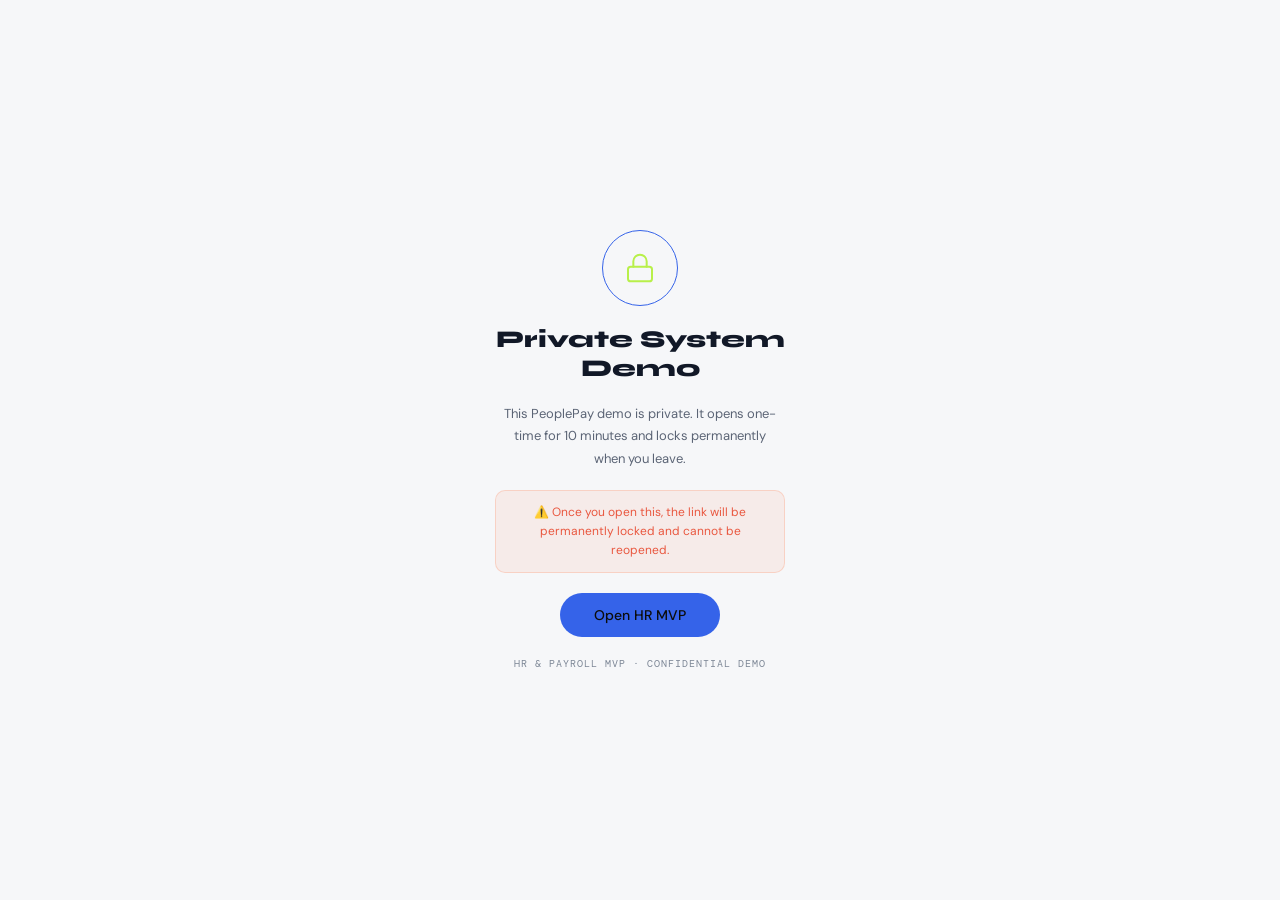
<file: mvp-hr-payroll.html>
<!DOCTYPE html>
<html lang="en">
<head>
<meta charset="UTF-8">
<meta name="viewport" content="width=device-width, initial-scale=1.0, maximum-scale=1.0">
  <link rel="canonical" href="https://saratechsystems.com/mvp-hr-payroll.html" />

<title>Workshop Pro</title>
<link href="https://fonts.googleapis.com/css2?family=Syne:wght@600;700;800&family=DM+Sans:wght@300;400;500&family=DM+Mono:wght@400;500&display=swap" rel="stylesheet">
<style>
:root {
  --bg: #0C0C0A;
  --s1: #131311;
  --s2: #1A1A17;
  --s3: #222220;
  --border: rgba(255,255,255,0.07);
  --border2: rgba(255,255,255,0.12);
  --accent: #B8F04A;
  --accent2: #FF6B35;
  --accent3: #7C6FFF;
  --text: #F0EDE8;
  --muted: #888880;
  --muted2: #444440;
  --green: #B8F04A;
  --red: #FF6B35;
  --blue: #7C6FFF;
  --yellow: #FFD166;
}
*{box-sizing:border-box;margin:0;padding:0;}
body{background:var(--bg);color:var(--text);font-family:'DM Sans',sans-serif;font-size:14px;height:100vh;display:flex;overflow:hidden;}

/* ONE-TIME VIEW GATE */
#otv-gate{position:fixed;inset:0;background:var(--bg);z-index:9999;display:flex;align-items:center;justify-content:center;flex-direction:column;gap:20px;padding:32px;text-align:center;}
#otv-expired{position:fixed;inset:0;background:var(--bg);z-index:9999;display:none;align-items:center;justify-content:center;flex-direction:column;gap:20px;padding:32px;text-align:center;}
.otv-ring{width:76px;height:76px;border-radius:50%;border:1.5px solid var(--accent);display:flex;align-items:center;justify-content:center;animation:otv-pulse 2s ease-in-out infinite;}
.otv-ring.red{border-color:var(--accent2);animation:none;}
@keyframes otv-pulse{0%,100%{box-shadow:0 0 0 0 rgba(184,240,74,0.3);}50%{box-shadow:0 0 0 14px rgba(184,240,74,0);}}
.otv-ring svg{width:32px;height:32px;}
.otv-h{font-family:'Syne',sans-serif;font-size:24px;font-weight:800;max-width:300px;line-height:1.2;}
.otv-p{color:var(--muted);font-size:13px;max-width:280px;line-height:1.7;}
.otv-warn{background:rgba(255,107,53,0.08);border:1px solid rgba(255,107,53,0.2);border-radius:10px;padding:12px 18px;font-size:12px;color:var(--accent2);max-width:290px;line-height:1.6;}
.otv-btn{background:var(--accent);color:#0C0C0A;border:none;border-radius:100px;padding:13px 34px;font-size:14px;font-weight:500;font-family:'DM Sans',sans-serif;cursor:pointer;transition:transform 0.15s,opacity 0.15s;}
.otv-btn:hover{transform:scale(1.03);}
.otv-btn:active{transform:scale(0.97);}
.otv-bar{width:260px;height:3px;background:rgba(255,255,255,0.07);border-radius:2px;overflow:hidden;display:none;}
.otv-fill{height:100%;width:100%;background:var(--accent);border-radius:2px;transition:width 1.6s linear;}
.otv-meta{font-family:'DM Mono',monospace;font-size:10px;color:var(--muted2);letter-spacing:1px;}
.otv-timer{font-family:'DM Mono',monospace;font-size:12px;color:var(--accent2);margin-top:-8px;}
#app-wrap{display:none;width:100%;height:100%;}

/* SIDEBAR */
.sidebar{width:220px;min-width:220px;background:var(--s1);border-right:1px solid var(--border);display:flex;flex-direction:column;height:100vh;overflow-y:auto;}
.logo{padding:20px 18px 16px;border-bottom:1px solid var(--border);}
.logo-text{font-family:'Syne',sans-serif;font-size:18px;font-weight:800;color:var(--accent);letter-spacing:-0.5px;}
.logo-sub{font-size:10px;font-family:'DM Mono',monospace;color:var(--muted2);letter-spacing:1px;margin-top:2px;}
.nav-section{padding:14px 12px 6px;}
.nav-label{font-family:'DM Mono',monospace;font-size:9px;letter-spacing:2px;color:var(--muted2);padding:0 6px;margin-bottom:6px;}
.nav-item{display:flex;align-items:center;gap:10px;padding:9px 10px;border-radius:8px;cursor:pointer;font-size:13px;color:var(--muted);transition:all 0.15s;margin-bottom:2px;border:1px solid transparent;}
.nav-item:hover{background:var(--s2);color:var(--text);}
.nav-item.active{background:rgba(184,240,74,0.08);color:var(--accent);border-color:rgba(184,240,74,0.15);}
.nav-icon{width:16px;height:16px;flex-shrink:0;opacity:0.7;}
.nav-item.active .nav-icon{opacity:1;}
.sidebar-footer{margin-top:auto;padding:14px 12px;border-top:1px solid var(--border);}
.user-pill{display:flex;align-items:center;gap:10px;padding:10px;background:var(--s2);border-radius:10px;border:1px solid var(--border);}
.avatar{width:30px;height:30px;border-radius:8px;background:rgba(184,240,74,0.15);border:1px solid rgba(184,240,74,0.25);display:flex;align-items:center;justify-content:center;font-size:12px;font-weight:500;color:var(--accent);}
.user-name{font-size:12px;font-weight:500;}
.user-role{font-size:10px;color:var(--muted);font-family:'DM Mono',monospace;}

/* MAIN */
.main{flex:1;display:flex;flex-direction:column;overflow:hidden;}
.topbar{background:var(--s1);border-bottom:1px solid var(--border);padding:12px 24px;display:flex;align-items:center;justify-content:space-between;flex-shrink:0;}
.topbar-title{font-family:'Syne',sans-serif;font-size:16px;font-weight:700;}
.topbar-right{display:flex;align-items:center;gap:10px;}
.btn{display:inline-flex;align-items:center;gap:7px;padding:8px 16px;border-radius:8px;border:none;cursor:pointer;font-size:13px;font-family:'DM Sans',sans-serif;font-weight:500;transition:all 0.15s;}
.btn-primary{background:var(--accent);color:#0C0C0A;}
.btn-primary:hover{opacity:0.9;}
.btn-ghost{background:var(--s2);color:var(--muted);border:1px solid var(--border);}
.btn-ghost:hover{color:var(--text);border-color:var(--border2);}
.btn-danger{background:rgba(255,107,53,0.1);color:var(--red);border:1px solid rgba(255,107,53,0.2);}
.btn-sm{padding:5px 10px;font-size:11px;}
.page{flex:1;overflow-y:auto;padding:24px;}
.page-section{display:none;}
.page-section.active{display:block;}

/* CARDS */
.card{background:var(--s1);border:1px solid var(--border);border-radius:12px;padding:20px;margin-bottom:16px;}
.card-title{font-family:'Syne',sans-serif;font-size:14px;font-weight:700;margin-bottom:14px;display:flex;align-items:center;gap:8px;}

/* STAT CARDS */
.stats-grid{display:grid;grid-template-columns:repeat(4,1fr);gap:12px;margin-bottom:20px;}
.stat-card{background:var(--s1);border:1px solid var(--border);border-radius:12px;padding:18px;}
.stat-value{font-family:'DM Mono',monospace;font-size:22px;font-weight:500;margin-bottom:4px;}
.stat-label{font-size:11px;color:var(--muted);}
.stat-change{font-size:11px;font-family:'DM Mono',monospace;margin-top:6px;}
.up{color:var(--green);}
.down{color:var(--red);}

/* TABLE */
.table-wrap{background:var(--s1);border:1px solid var(--border);border-radius:12px;overflow:hidden;margin-bottom:16px;}
table{width:100%;border-collapse:collapse;}
thead th{text-align:left;padding:10px 16px;font-family:'DM Mono',monospace;font-size:10px;letter-spacing:1px;color:var(--muted2);border-bottom:1px solid var(--border);font-weight:400;background:var(--s2);}
tbody td{padding:11px 16px;border-bottom:1px solid var(--border);font-size:13px;vertical-align:middle;}
tbody tr:last-child td{border-bottom:none;}
tbody tr:hover td{background:rgba(255,255,255,0.015);}
.badge{display:inline-flex;align-items:center;padding:3px 8px;border-radius:100px;font-size:10px;font-family:'DM Mono',monospace;font-weight:500;}
.badge-green{background:rgba(184,240,74,0.1);color:var(--green);border:1px solid rgba(184,240,74,0.2);}
.badge-orange{background:rgba(255,107,53,0.1);color:var(--red);border:1px solid rgba(255,107,53,0.2);}
.badge-blue{background:rgba(124,111,255,0.1);color:var(--blue);border:1px solid rgba(124,111,255,0.2);}
.badge-yellow{background:rgba(255,209,102,0.1);color:var(--yellow);border:1px solid rgba(255,209,102,0.2);}

/* FORM */
.form-grid{display:grid;grid-template-columns:1fr 1fr;gap:14px;margin-bottom:16px;}
.form-grid-3{display:grid;grid-template-columns:1fr 1fr 1fr;gap:14px;margin-bottom:16px;}
.field{display:flex;flex-direction:column;gap:6px;}
.field label{font-size:11px;color:var(--muted);font-family:'DM Mono',monospace;letter-spacing:0.5px;}
.field input,.field select,.field textarea{background:var(--s2);border:1px solid var(--border);border-radius:8px;padding:9px 12px;color:var(--text);font-family:'DM Sans',sans-serif;font-size:13px;outline:none;transition:border-color 0.15s;}
.field input:focus,.field select:focus,.field textarea:focus{border-color:rgba(184,240,74,0.3);}
.field select option{background:var(--s2);}
.field textarea{resize:vertical;min-height:70px;}

/* MODAL */
.modal-overlay{display:none;position:fixed;inset:0;background:rgba(0,0,0,0.7);z-index:100;align-items:center;justify-content:center;padding:20px;}
.modal-overlay.open{display:flex;}
.modal{background:var(--s1);border:1px solid var(--border2);border-radius:16px;padding:24px;width:100%;max-width:560px;max-height:90vh;overflow-y:auto;}
.modal-title{font-family:'Syne',sans-serif;font-size:16px;font-weight:700;margin-bottom:20px;display:flex;justify-content:space-between;align-items:center;}
.modal-close{background:var(--s2);border:1px solid var(--border);border-radius:6px;padding:4px 8px;cursor:pointer;color:var(--muted);font-size:12px;}

/* GRID LAYOUTS */
.grid-2{display:grid;grid-template-columns:1fr 1fr;gap:14px;}
.grid-3{display:grid;grid-template-columns:1fr 1fr 1fr;gap:14px;}

/* PL ROW */
.pl-row{display:flex;justify-content:space-between;padding:10px 0;border-bottom:1px solid var(--border);font-size:13px;}
.pl-row:last-child{border-bottom:none;}
.pl-row.total{font-weight:500;font-size:14px;}
.pl-label{color:var(--muted);}
.pl-val{font-family:'DM Mono',monospace;}

/* TOAST */
.toast{position:fixed;bottom:24px;right:24px;background:var(--s2);border:1px solid var(--border2);border-radius:10px;padding:12px 18px;font-size:13px;z-index:999;transform:translateY(80px);opacity:0;transition:all 0.3s;max-width:280px;}
.toast.show{transform:translateY(0);opacity:1;}
.toast.success{border-color:rgba(184,240,74,0.3);color:var(--green);}
.toast.error{border-color:rgba(255,107,53,0.3);color:var(--red);}

/* ITEMS LINE (job card) */
.line-items{border:1px solid var(--border);border-radius:10px;overflow:hidden;margin-bottom:14px;}
.line-item-row{display:grid;grid-template-columns:2fr 1fr 1fr 80px 36px;gap:8px;padding:10px 12px;border-bottom:1px solid var(--border);align-items:center;}
.line-item-row:last-child{border-bottom:none;}
.line-item-header{background:var(--s2);font-family:'DM Mono',monospace;font-size:10px;color:var(--muted2);letter-spacing:1px;}
.remove-btn{background:none;border:none;color:var(--muted2);cursor:pointer;font-size:16px;line-height:1;padding:2px 6px;border-radius:4px;}
.remove-btn:hover{color:var(--red);background:rgba(255,107,53,0.1);}

/* VEHICLE CARDS */
.vehicle-grid{display:grid;grid-template-columns:1fr 1fr;gap:14px;margin-bottom:16px;}
.vehicle-card{background:var(--s1);border:1px solid var(--border);border-radius:12px;padding:18px;}
.vehicle-header{display:flex;align-items:center;gap:10px;margin-bottom:14px;}
.vehicle-icon{font-size:22px;}
.vehicle-name{font-family:'Syne',sans-serif;font-size:14px;font-weight:700;}
.vehicle-stat{display:flex;justify-content:space-between;font-size:12px;padding:6px 0;border-bottom:1px solid var(--border);}
.vehicle-stat:last-child{border-bottom:none;}
.vehicle-stat-label{color:var(--muted);}
.vehicle-stat-val{font-family:'DM Mono',monospace;}

/* STOCK BAR */
.stock-bar{height:4px;background:var(--s3);border-radius:2px;margin-top:6px;overflow:hidden;}
.stock-fill{height:100%;border-radius:2px;transition:width 0.3s;}

/* SEARCH BAR */
.search-bar{background:var(--s2);border:1px solid var(--border);border-radius:8px;padding:8px 14px;display:flex;align-items:center;gap:10px;margin-bottom:16px;}
.search-bar input{background:none;border:none;outline:none;color:var(--text);font-size:13px;flex:1;font-family:'DM Sans',sans-serif;}
.search-icon{color:var(--muted);font-size:14px;}

/* RESPONSIVE */
@media(max-width:768px){
  .sidebar{width:60px;min-width:60px;}
  .logo-text,.logo-sub,.nav-label,.nav-item span,.user-name,.user-role{display:none;}
  .nav-item{justify-content:center;padding:10px;}
  .stats-grid{grid-template-columns:1fr 1fr;}
  .form-grid,.form-grid-3{grid-template-columns:1fr;}
  .grid-2,.grid-3,.vehicle-grid{grid-template-columns:1fr;}
}
</style>
</head>
<body>

<!-- ONE-TIME VIEW GATE -->
<div id="otv-gate">
  <div class="otv-ring">
    <svg viewBox="0 0 24 24" fill="none" stroke="#B8F04A" stroke-width="1.5" stroke-linecap="round" stroke-linejoin="round">
      <rect x="3" y="11" width="18" height="11" rx="2"/><path d="M7 11V7a5 5 0 0 1 10 0v4"/>
    </svg>
  </div>
  <div class="otv-h">Private System Demo</div>
  <p class="otv-p">This Workshop Pro demo has been shared with you privately. It can only be opened once — take screenshots if needed.</p>
  <div class="otv-warn">⚠️ Once you open this, the link will be permanently locked and cannot be reopened.</div>
  <div class="otv-bar" id="otv-bar"><div class="otv-fill" id="otv-fill"></div></div>
  <button class="otv-btn" id="otv-open-btn" onclick="otvOpen()">Open Workshop Pro</button>
  <div class="otv-meta">WORKSHOP PRO · CONFIDENTIAL DEMO</div>
</div>

<!-- EXPIRED SCREEN -->
<div id="otv-expired">
  <div class="otv-ring red">
    <svg viewBox="0 0 24 24" fill="none" stroke="#FF6B35" stroke-width="1.5" stroke-linecap="round" stroke-linejoin="round">
      <circle cx="12" cy="12" r="10"/><line x1="15" y1="9" x2="9" y2="15"/><line x1="9" y1="9" x2="15" y2="15"/>
    </svg>
  </div>
  <div class="otv-h" style="color:var(--accent2)">Demo Expired</div>
  <p class="otv-p">This demo link has already been viewed and is no longer available. Contact the sender for a new link.</p>
  <div class="otv-meta">WORKSHOP PRO · ONE-TIME VIEW</div>
</div>

<!-- APP WRAPPER -->
<div id="app-wrap">

<!-- SIDEBAR -->
<nav class="sidebar">
  <div class="logo">
    <div class="logo-text">Workshop Pro</div>
    <div class="logo-sub">MANAGEMENT SYSTEM</div>
  </div>

  <div class="nav-section">
    <div class="nav-label">Operations</div>
    <div class="nav-item active" onclick="goto('dashboard')">
      <svg class="nav-icon" viewBox="0 0 24 24" fill="none" stroke="currentColor" stroke-width="1.5"><rect x="3" y="3" width="7" height="7" rx="1"/><rect x="14" y="3" width="7" height="7" rx="1"/><rect x="3" y="14" width="7" height="7" rx="1"/><rect x="14" y="14" width="7" height="7" rx="1"/></svg>
      <span>Dashboard</span>
    </div>
    <div class="nav-item" onclick="goto('service-mgmt')">
      <svg class="nav-icon" viewBox="0 0 24 24" fill="none" stroke="currentColor" stroke-width="1.5"><path d="M14 2H6a2 2 0 0 0-2 2v16a2 2 0 0 0 2 2h12a2 2 0 0 0 2-2V8z"/><polyline points="14 2 14 8 20 8"/></svg>
      <span>Service Mgmt</span>
    </div>
    <div class="nav-item" onclick="goto('pending-jobs')">
      <svg class="nav-icon" viewBox="0 0 24 24" fill="none" stroke="currentColor" stroke-width="1.5"><circle cx="12" cy="12" r="10"/><polyline points="12 6 12 12 16 14"/></svg>
      <span>Pending Jobs</span>
    </div>
    <div class="nav-item" onclick="goto('cashiering')">
      <svg class="nav-icon" viewBox="0 0 24 24" fill="none" stroke="currentColor" stroke-width="1.5"><line x1="12" y1="1" x2="12" y2="23"/><path d="M17 5H9.5a3.5 3.5 0 0 0 0 7h5a3.5 3.5 0 0 1 0 7H6"/></svg>
      <span>Cashiering</span>
    </div>
    <div class="nav-item" onclick="goto('direct-sales')">
      <svg class="nav-icon" viewBox="0 0 24 24" fill="none" stroke="currentColor" stroke-width="1.5"><path d="M6 2L3 6v14a2 2 0 0 0 2 2h14a2 2 0 0 0 2-2V6l-3-4z"/><line x1="3" y1="6" x2="21" y2="6"/></svg>
      <span>Direct Sales</span>
    </div>
    <div class="nav-item" onclick="goto('quotations')">
      <svg class="nav-icon" viewBox="0 0 24 24" fill="none" stroke="currentColor" stroke-width="1.5"><path d="M21 15a2 2 0 0 1-2 2H7l-4 4V5a2 2 0 0 1 2-2h14a2 2 0 0 1 2 2z"/></svg>
      <span>Quotations</span>
    </div>
  </div>

  <div class="nav-section">
    <div class="nav-label">Management</div>
    <div class="nav-item" onclick="goto('stock')">
      <svg class="nav-icon" viewBox="0 0 24 24" fill="none" stroke="currentColor" stroke-width="1.5"><path d="M21 16V8a2 2 0 0 0-1-1.73l-7-4a2 2 0 0 0-2 0l-7 4A2 2 0 0 0 3 8v8a2 2 0 0 0 1 1.73l7 4a2 2 0 0 0 2 0l7-4A2 2 0 0 0 21 16z"/></svg>
      <span>Stock Control</span>
    </div>
    <div class="nav-item" onclick="goto('imports')">
      <svg class="nav-icon" viewBox="0 0 24 24" fill="none" stroke="currentColor" stroke-width="1.5"><path d="M21 10c0 7-9 13-9 13s-9-6-9-13a9 9 0 0 1 18 0z"/><circle cx="12" cy="10" r="3"/></svg>
      <span>Oil Imports</span>
    </div>
    <div class="nav-item" onclick="goto('vehicles')">
      <svg class="nav-icon" viewBox="0 0 24 24" fill="none" stroke="currentColor" stroke-width="1.5"><rect x="1" y="3" width="15" height="13" rx="2"/><path d="M16 8h4l3 5v3h-7V8z"/><circle cx="5.5" cy="18.5" r="2.5"/><circle cx="18.5" cy="18.5" r="2.5"/></svg>
      <span>Vehicles</span>
    </div>
    <div class="nav-item" onclick="goto('customers')">
      <svg class="nav-icon" viewBox="0 0 24 24" fill="none" stroke="currentColor" stroke-width="1.5"><path d="M17 21v-2a4 4 0 0 0-4-4H5a4 4 0 0 0-4 4v2"/><circle cx="9" cy="7" r="4"/><path d="M23 21v-2a4 4 0 0 0-3-3.87"/><path d="M16 3.13a4 4 0 0 1 0 7.75"/></svg>
      <span>Customers</span>
    </div>
    <div class="nav-item" onclick="goto('accounts')">
      <svg class="nav-icon" viewBox="0 0 24 24" fill="none" stroke="currentColor" stroke-width="1.5"><path d="M20 21v-2a4 4 0 0 0-4-4H8a4 4 0 0 0-4 4v2"/><circle cx="12" cy="7" r="4"/></svg>
      <span>Accounts</span>
    </div>
  </div>

  <div class="nav-section">
    <div class="nav-label">Finance</div>
    <div class="nav-item" onclick="goto('pl')">
      <svg class="nav-icon" viewBox="0 0 24 24" fill="none" stroke="currentColor" stroke-width="1.5"><line x1="18" y1="20" x2="18" y2="10"/><line x1="12" y1="20" x2="12" y2="4"/><line x1="6" y1="20" x2="6" y2="14"/></svg>
      <span>Profit & Loss</span>
    </div>
    <div class="nav-item" onclick="goto('reports')">
      <svg class="nav-icon" viewBox="0 0 24 24" fill="none" stroke="currentColor" stroke-width="1.5"><path d="M14 2H6a2 2 0 0 0-2 2v16a2 2 0 0 0 2 2h12a2 2 0 0 0 2-2V8z"/><polyline points="14 2 14 8 20 8"/><line x1="16" y1="13" x2="8" y2="13"/><line x1="16" y1="17" x2="8" y2="17"/></svg>
      <span>Reports</span>
    </div>
    <div class="nav-item" onclick="goto('search')">
      <svg class="nav-icon" viewBox="0 0 24 24" fill="none" stroke="currentColor" stroke-width="1.5"><circle cx="11" cy="11" r="8"/><line x1="21" y1="21" x2="16.65" y2="16.65"/></svg>
      <span>Search</span>
    </div>
    <div class="nav-item" onclick="goto('settings')">
      <svg class="nav-icon" viewBox="0 0 24 24" fill="none" stroke="currentColor" stroke-width="1.5"><circle cx="12" cy="12" r="3"/><path d="M19.4 15a1.65 1.65 0 0 0 .33 1.82l.06.06a2 2 0 0 1-2.83 2.83l-.06-.06a1.65 1.65 0 0 0-1.82-.33 1.65 1.65 0 0 0-1 1.51V21a2 2 0 0 1-4 0v-.09A1.65 1.65 0 0 0 9 19.4a1.65 1.65 0 0 0-1.82.33l-.06.06a2 2 0 0 1-2.83-2.83l.06-.06A1.65 1.65 0 0 0 4.68 15a1.65 1.65 0 0 0-1.51-1H3a2 2 0 0 1 0-4h.09A1.65 1.65 0 0 0 4.6 9a1.65 1.65 0 0 0-.33-1.82l-.06-.06a2 2 0 0 1 2.83-2.83l.06.06A1.65 1.65 0 0 0 9 4.68a1.65 1.65 0 0 0 1-1.51V3a2 2 0 0 1 4 0v.09a1.65 1.65 0 0 0 1 1.51 1.65 1.65 0 0 0 1.82-.33l.06-.06a2 2 0 0 1 2.83 2.83l-.06.06A1.65 1.65 0 0 0 19.4 9a1.65 1.65 0 0 0 1.51 1H21a2 2 0 0 1 0 4h-.09a1.65 1.65 0 0 0-1.51 1z"/></svg>
      <span>Settings</span>
    </div>
  </div>

  <div class="sidebar-footer">
    <div class="user-pill">
      <div class="avatar">JM</div>
      <div>
        <div class="user-name">Juma Motors</div>
        <div class="user-role">OWNER</div>
      </div>
    </div>
  </div>
</nav>

<!-- MAIN CONTENT -->
<div class="main">
  <div class="topbar">
    <div class="topbar-title" id="page-title">Dashboard</div>
    <div class="topbar-right">
      <button class="btn btn-ghost btn-sm" onclick="sendWhatsApp()">📱 Send Report</button>
      <button class="btn btn-primary btn-sm" onclick="goto('service-mgmt');openModal('job-modal')">+ New Job Card</button>
    </div>
  </div>

  <div class="page">

    <!-- ═══════════════════════════════════ DASHBOARD ═══ -->
    <div class="page-section active" id="sec-dashboard">
      <div class="stats-grid">
        <div class="stat-card">
          <div class="stat-value up">KSh 48,200</div>
          <div class="stat-label">Today's Revenue</div>
          <div class="stat-change up">↑ 12% vs yesterday</div>
        </div>
        <div class="stat-card">
          <div class="stat-value" style="color:var(--blue)">14</div>
          <div class="stat-label">Jobs Today</div>
          <div class="stat-change up">↑ 3 more than avg</div>
        </div>
        <div class="stat-card">
          <div class="stat-value" style="color:var(--yellow)">320 L</div>
          <div class="stat-label">Oil Stock Left</div>
          <div class="stat-change down">⚠ Reorder soon</div>
        </div>
        <div class="stat-card">
          <div class="stat-value up">KSh 115K</div>
          <div class="stat-label">Month Net Profit</div>
          <div class="stat-change up">↑ Profitable</div>
        </div>
      </div>

      <div class="grid-2">
        <div class="card">
          <div class="card-title">Today's Jobs</div>
          <table>
            <thead><tr><th>PLATE</th><th>SERVICE</th><th>STAFF</th><th>STATUS</th><th>AMT</th></tr></thead>
            <tbody id="dashboard-jobs">
              <tr><td>KDH 234A</td><td>Oil Change 5W-30</td><td>Ali</td><td><span class="badge badge-green">Done</span></td><td style="font-family:'DM Mono',monospace">3,500</td></tr>
              <tr><td>KBC 001K</td><td>Wheel Alignment</td><td>John</td><td><span class="badge badge-orange">Pending</span></td><td style="font-family:'DM Mono',monospace">2,000</td></tr>
              <tr><td>KBZ 554J</td><td>Oil Change 10W-40</td><td>Ali</td><td><span class="badge badge-green">Done</span></td><td style="font-family:'DM Mono',monospace">4,200</td></tr>
              <tr><td>KCG 112B</td><td>Wheel Balancing</td><td>John</td><td><span class="badge badge-blue">Cashier</span></td><td style="font-family:'DM Mono',monospace">1,500</td></tr>
              <tr><td>KDA 789M</td><td>Oil Change + Filter</td><td>Ali</td><td><span class="badge badge-green">Done</span></td><td style="font-family:'DM Mono',monospace">5,800</td></tr>
            </tbody>
          </table>
        </div>
        <div>
          <div class="card">
            <div class="card-title">Revenue Breakdown</div>
            <div class="pl-row"><span class="pl-label">Oil Sales</span><span class="pl-val up">KSh 28,400</span></div>
            <div class="pl-row"><span class="pl-label">Workshop Services</span><span class="pl-val up">KSh 12,800</span></div>
            <div class="pl-row"><span class="pl-label">Direct Sales</span><span class="pl-val up">KSh 7,000</span></div>
            <div class="pl-row total"><span>Total</span><span class="pl-val up">KSh 48,200</span></div>
          </div>
          <div class="card">
            <div class="card-title">⚠ Low Stock Alerts</div>
            <div class="pl-row"><span class="pl-label">Castrol 10W-40</span><span class="pl-val down">18 L left</span></div>
            <div class="pl-row"><span class="pl-label">Shell 5W-30</span><span class="pl-val down">24 L left</span></div>
            <div class="pl-row"><span class="pl-label">Total Quartz 20W-50</span><span class="pl-val" style="color:var(--yellow)">45 L left</span></div>
          </div>
        </div>
      </div>
    </div>

    <!-- ═══════════════════════════════════ SERVICE MANAGEMENT ═══ -->
    <div class="page-section" id="sec-service-mgmt">
      <div style="display:flex;justify-content:space-between;align-items:center;margin-bottom:16px">
        <div style="font-size:13px;color:var(--muted)">Create and manage job cards for all workshop services</div>
        <button class="btn btn-primary" onclick="openModal('job-modal')">+ New Job Card</button>
      </div>
      <div class="table-wrap">
        <table>
          <thead><tr><th>JOB #</th><th>DATE</th><th>CAR PLATE</th><th>CUSTOMER</th><th>SERVICES</th><th>AMOUNT</th><th>PAYMENT</th><th>STATUS</th><th>ACTION</th></tr></thead>
          <tbody>
            <tr><td style="font-family:'DM Mono',monospace;color:var(--accent)">#JC-0041</td><td>03 May 2026</td><td>KDH 234A</td><td>Hassan Osman</td><td>Oil Change 5W-30</td><td style="font-family:'DM Mono',monospace">3,500</td><td>M-Pesa</td><td><span class="badge badge-green">Cleared</span></td><td><button class="btn btn-ghost btn-sm" onclick="showReceipt()">🖨 Receipt</button></td></tr>
            <tr><td style="font-family:'DM Mono',monospace;color:var(--accent)">#JC-0040</td><td>03 May 2026</td><td>KBC 001K</td><td>Amina Wanjiru</td><td>Wheel Alignment</td><td style="font-family:'DM Mono',monospace">2,000</td><td>Cash</td><td><span class="badge badge-orange">Pending</span></td><td><button class="btn btn-ghost btn-sm" onclick="openModal('job-modal')">✏ Edit</button></td></tr>
            <tr><td style="font-family:'DM Mono',monospace;color:var(--accent)">#JC-0039</td><td>02 May 2026</td><td>KBZ 554J</td><td>Peter Kamau</td><td>Oil 10W-40 + Filter</td><td style="font-family:'DM Mono',monospace">5,800</td><td>Cash</td><td><span class="badge badge-green">Cleared</span></td><td><button class="btn btn-ghost btn-sm" onclick="showReceipt()">🖨 Receipt</button></td></tr>
            <tr><td style="font-family:'DM Mono',monospace;color:var(--accent)">#JC-0038</td><td>02 May 2026</td><td>KCG 112B</td><td>James Otieno</td><td>Wheel Balancing x4</td><td style="font-family:'DM Mono',monospace">1,500</td><td>M-Pesa</td><td><span class="badge badge-blue">At Cashier</span></td><td><button class="btn btn-ghost btn-sm" onclick="goto('cashiering')">💳 Collect</button></td></tr>
            <tr><td style="font-family:'DM Mono',monospace;color:var(--accent)">#JC-0037</td><td>01 May 2026</td><td>KDA 789M</td><td>Grace Njoki</td><td>Oil Change + Alignment</td><td style="font-family:'DM Mono',monospace">7,200</td><td>Cash</td><td><span class="badge badge-green">Cleared</span></td><td><button class="btn btn-danger btn-sm" onclick="revertJob()">↩ Revert</button></td></tr>
          </tbody>
        </table>
      </div>
    </div>

    <!-- ═══════════════════════════════════ PENDING JOBS ═══ -->
    <div class="page-section" id="sec-pending-jobs">
      <div style="margin-bottom:16px;font-size:13px;color:var(--muted)">Jobs in progress — update status or add services</div>
      <div class="table-wrap">
        <table>
          <thead><tr><th>JOB #</th><th>PLATE</th><th>CUSTOMER</th><th>SERVICE</th><th>STARTED</th><th>STAFF</th><th>NOTES</th><th>ACTION</th></tr></thead>
          <tbody>
            <tr><td style="font-family:'DM Mono',monospace;color:var(--accent)">#JC-0040</td><td>KBC 001K</td><td>Amina Wanjiru</td><td>Wheel Alignment</td><td>09:30 AM</td><td>John</td><td>Front wheels only</td><td><button class="btn btn-primary btn-sm" onclick="completeJob()">✓ Complete</button></td></tr>
            <tr><td style="font-family:'DM Mono',monospace;color:var(--accent)">#JC-0042</td><td>KAD 556P</td><td>David Mwangi</td><td>Oil 5W-30 + Flush</td><td>10:15 AM</td><td>Ali</td><td>Check brake fluid too</td><td><button class="btn btn-primary btn-sm" onclick="completeJob()">✓ Complete</button></td></tr>
            <tr><td style="font-family:'DM Mono',monospace;color:var(--accent)">#JC-0043</td><td>KCC 889Q</td><td>Sarah Achieng</td><td>Balancing x4</td><td>11:00 AM</td><td>John</td><td>—</td><td><button class="btn btn-primary btn-sm" onclick="completeJob()">✓ Complete</button></td></tr>
          </tbody>
        </table>
      </div>
    </div>

    <!-- ═══════════════════════════════════ CASHIERING ═══ -->
    <div class="page-section" id="sec-cashiering">
      <div style="margin-bottom:16px;font-size:13px;color:var(--muted)">Collect payment for completed jobs</div>
      <div class="table-wrap">
        <table>
          <thead><tr><th>JOB #</th><th>PLATE</th><th>CUSTOMER</th><th>SERVICES</th><th>AMOUNT</th><th>PAYMENT</th><th>ACTION</th></tr></thead>
          <tbody>
            <tr>
              <td style="font-family:'DM Mono',monospace;color:var(--accent)">#JC-0038</td><td>KCG 112B</td><td>James Otieno</td><td>Wheel Balancing x4</td>
              <td style="font-family:'DM Mono',monospace">KSh 1,500</td>
              <td>
                <select style="background:var(--s2);border:1px solid var(--border);color:var(--text);border-radius:6px;padding:4px 8px;font-size:12px;">
                  <option>Cash</option><option>M-Pesa</option><option>Credit</option>
                </select>
              </td>
              <td><button class="btn btn-primary btn-sm" onclick="collectPayment()">💳 Collect & Print</button></td>
            </tr>
          </tbody>
        </table>
      </div>
      <div class="card" style="max-width:400px">
        <div class="card-title">M-Pesa STK Push</div>
        <div class="field" style="margin-bottom:12px">
          <label>Customer Phone</label>
          <input type="tel" placeholder="0712 345 678" value="0712 345 678">
        </div>
        <div class="field" style="margin-bottom:12px">
          <label>Amount (KSh)</label>
          <input type="number" value="1500">
        </div>
        <button class="btn btn-primary" onclick="sendSTK()">Send M-Pesa Request 📲</button>
      </div>
    </div>

    <!-- ═══════════════════════════════════ DIRECT SALES ═══ -->
    <div class="page-section" id="sec-direct-sales">
      <div style="display:flex;justify-content:space-between;margin-bottom:16px">
        <div style="font-size:13px;color:var(--muted)">Sell oil or products without creating a full job card</div>
        <button class="btn btn-primary" onclick="openModal('sale-modal')">+ New Sale</button>
      </div>
      <div class="table-wrap">
        <table>
          <thead><tr><th>SALE #</th><th>DATE</th><th>ITEM</th><th>QTY</th><th>UNIT PRICE</th><th>TOTAL</th><th>CUSTOMER</th><th>PAYMENT</th></tr></thead>
          <tbody>
            <tr><td style="font-family:'DM Mono',monospace;color:var(--accent)">#DS-012</td><td>03 May</td><td>Castrol 10W-40 4L</td><td>2</td><td style="font-family:'DM Mono',monospace">2,800</td><td style="font-family:'DM Mono',monospace">5,600</td><td>Walk-in</td><td><span class="badge badge-green">M-Pesa</span></td></tr>
            <tr><td style="font-family:'DM Mono',monospace;color:var(--accent)">#DS-011</td><td>03 May</td><td>Shell Helix 5W-30 5L</td><td>1</td><td style="font-family:'DM Mono',monospace">3,200</td><td style="font-family:'DM Mono',monospace">3,200</td><td>David Mwangi</td><td><span class="badge badge-blue">Cash</span></td></tr>
            <tr><td style="font-family:'DM Mono',monospace;color:var(--accent)">#DS-010</td><td>02 May</td><td>Total Quartz 20W-50 4L</td><td>3</td><td style="font-family:'DM Mono',monospace">1,800</td><td style="font-family:'DM Mono',monospace">5,400</td><td>Grace Njoki</td><td><span class="badge badge-green">M-Pesa</span></td></tr>
          </tbody>
        </table>
      </div>
    </div>

    <!-- ═══════════════════════════════════ QUOTATIONS ═══ -->
    <div class="page-section" id="sec-quotations">
      <div style="display:flex;justify-content:space-between;margin-bottom:16px">
        <div style="font-size:13px;color:var(--muted)">Create price estimates before work begins</div>
        <button class="btn btn-primary" onclick="openModal('quote-modal')">+ New Quotation</button>
      </div>
      <div class="table-wrap">
        <table>
          <thead><tr><th>QUOTE #</th><th>DATE</th><th>CUSTOMER</th><th>PLATE</th><th>SERVICES</th><th>AMOUNT</th><th>STATUS</th><th>ACTION</th></tr></thead>
          <tbody>
            <tr><td style="font-family:'DM Mono',monospace;color:var(--accent)">#Q-008</td><td>03 May</td><td>Hassan Osman</td><td>KDH 234A</td><td>Full service package</td><td style="font-family:'DM Mono',monospace">12,500</td><td><span class="badge badge-yellow">Sent</span></td><td><button class="btn btn-primary btn-sm" onclick="convertQuote()">→ Convert to Job</button></td></tr>
            <tr><td style="font-family:'DM Mono',monospace;color:var(--accent)">#Q-007</td><td>02 May</td><td>Amina Wanjiru</td><td>KBC 001K</td><td>Alignment + Balancing</td><td style="font-family:'DM Mono',monospace">4,500</td><td><span class="badge badge-green">Accepted</span></td><td><button class="btn btn-primary btn-sm" onclick="convertQuote()">→ Convert to Job</button></td></tr>
            <tr><td style="font-family:'DM Mono',monospace;color:var(--accent)">#Q-006</td><td>01 May</td><td>James Otieno</td><td>KCG 112B</td><td>Oil change + filter</td><td style="font-family:'DM Mono',monospace">5,200</td><td><span class="badge badge-orange">Declined</span></td><td><button class="btn btn-ghost btn-sm">Archive</button></td></tr>
          </tbody>
        </table>
      </div>
    </div>

    <!-- ═══════════════════════════════════ STOCK CONTROL ═══ -->
    <div class="page-section" id="sec-stock">
      <div style="display:flex;justify-content:space-between;margin-bottom:16px">
        <div style="font-size:13px;color:var(--muted)">Live inventory — auto-deducted on each job</div>
        <div style="display:flex;gap:8px">
          <button class="btn btn-ghost" onclick="openModal('receive-modal')">+ Receive Stock</button>
          <button class="btn btn-primary" onclick="openModal('stock-modal')">+ Add Product</button>
        </div>
      </div>
      <div class="table-wrap">
        <table>
          <thead><tr><th>PRODUCT</th><th>CATEGORY</th><th>QTY ON HAND</th><th>REORDER LEVEL</th><th>COST/L</th><th>SELL/L</th><th>MARGIN</th><th>STATUS</th></tr></thead>
          <tbody>
            <tr>
              <td>Castrol 10W-40</td><td>Engine Oil</td>
              <td><div style="font-family:'DM Mono',monospace">18 L</div><div class="stock-bar"><div class="stock-fill" style="width:18%;background:var(--red)"></div></div></td>
              <td style="font-family:'DM Mono',monospace">30 L</td>
              <td style="font-family:'DM Mono',monospace">380</td><td style="font-family:'DM Mono',monospace">650</td>
              <td style="font-family:'DM Mono',monospace;color:var(--green)">+42%</td>
              <td><span class="badge badge-orange">Low Stock</span></td>
            </tr>
            <tr>
              <td>Shell Helix 5W-30</td><td>Engine Oil</td>
              <td><div style="font-family:'DM Mono',monospace">24 L</div><div class="stock-bar"><div class="stock-fill" style="width:24%;background:var(--red)"></div></div></td>
              <td style="font-family:'DM Mono',monospace">30 L</td>
              <td style="font-family:'DM Mono',monospace">420</td><td style="font-family:'DM Mono',monospace">700</td>
              <td style="font-family:'DM Mono',monospace;color:var(--green)">+40%</td>
              <td><span class="badge badge-orange">Low Stock</span></td>
            </tr>
            <tr>
              <td>Total Quartz 20W-50</td><td>Engine Oil</td>
              <td><div style="font-family:'DM Mono',monospace">120 L</div><div class="stock-bar"><div class="stock-fill" style="width:60%;background:var(--green)"></div></div></td>
              <td style="font-family:'DM Mono',monospace">40 L</td>
              <td style="font-family:'DM Mono',monospace">320</td><td style="font-family:'DM Mono',monospace">550</td>
              <td style="font-family:'DM Mono',monospace;color:var(--green)">+41%</td>
              <td><span class="badge badge-green">OK</span></td>
            </tr>
            <tr>
              <td>Mobil Super 10W-40</td><td>Engine Oil</td>
              <td><div style="font-family:'DM Mono',monospace">85 L</div><div class="stock-bar"><div class="stock-fill" style="width:70%;background:var(--green)"></div></div></td>
              <td style="font-family:'DM Mono',monospace">30 L</td>
              <td style="font-family:'DM Mono',monospace">360</td><td style="font-family:'DM Mono',monospace">620</td>
              <td style="font-family:'DM Mono',monospace;color:var(--green)">+42%</td>
              <td><span class="badge badge-green">OK</span></td>
            </tr>
            <tr>
              <td>Gear Oil 80W-90</td><td>Gear Oil</td>
              <td><div style="font-family:'DM Mono',monospace">40 L</div><div class="stock-bar"><div class="stock-fill" style="width:50%;background:var(--yellow)"></div></div></td>
              <td style="font-family:'DM Mono',monospace">20 L</td>
              <td style="font-family:'DM Mono',monospace">280</td><td style="font-family:'DM Mono',monospace">480</td>
              <td style="font-family:'DM Mono',monospace;color:var(--green)">+41%</td>
              <td><span class="badge badge-blue">Normal</span></td>
            </tr>
          </tbody>
        </table>
      </div>
    </div>

    <!-- ═══════════════════════════════════ OIL IMPORTS ═══ -->
    <div class="page-section" id="sec-imports">
      <div style="display:flex;justify-content:space-between;margin-bottom:16px">
        <div style="font-size:13px;color:var(--muted)">Track every import shipment with full landed cost</div>
        <button class="btn btn-primary" onclick="openModal('import-modal')">+ New Shipment</button>
      </div>
      <div class="table-wrap">
        <table>
          <thead><tr><th>SHIPMENT #</th><th>SUPPLIER</th><th>QTY</th><th>INVOICE USD</th><th>FREIGHT</th><th>DUTY+CLEARING</th><th>LANDED KSH/L</th><th>STATUS</th></tr></thead>
          <tbody>
            <tr>
              <td style="font-family:'DM Mono',monospace;color:var(--accent)">#IMP-007</td><td>Dubai Lubricants LLC</td>
              <td style="font-family:'DM Mono',monospace">500 L</td>
              <td style="font-family:'DM Mono',monospace">$820</td>
              <td style="font-family:'DM Mono',monospace">KSh 14,200</td>
              <td style="font-family:'DM Mono',monospace">KSh 38,400</td>
              <td style="font-family:'DM Mono',monospace;color:var(--accent)">KSh 372/L</td>
              <td><span class="badge badge-green">Received</span></td>
            </tr>
            <tr>
              <td style="font-family:'DM Mono',monospace;color:var(--accent)">#IMP-006</td><td>Gulf Oil Trading</td>
              <td style="font-family:'DM Mono',monospace">300 L</td>
              <td style="font-family:'DM Mono',monospace">$510</td>
              <td style="font-family:'DM Mono',monospace">KSh 9,800</td>
              <td style="font-family:'DM Mono',monospace">KSh 24,100</td>
              <td style="font-family:'DM Mono',monospace;color:var(--accent)">KSh 384/L</td>
              <td><span class="badge badge-yellow">In Transit</span></td>
            </tr>
            <tr>
              <td style="font-family:'DM Mono',monospace;color:var(--accent)">#IMP-005</td><td>Dubai Lubricants LLC</td>
              <td style="font-family:'DM Mono',monospace">800 L</td>
              <td style="font-family:'DM Mono',monospace">$1,280</td>
              <td style="font-family:'DM Mono',monospace">KSh 22,000</td>
              <td style="font-family:'DM Mono',monospace">KSh 58,000</td>
              <td style="font-family:'DM Mono',monospace;color:var(--accent)">KSh 368/L</td>
              <td><span class="badge badge-green">Received</span></td>
            </tr>
          </tbody>
        </table>
      </div>
      <div class="card" style="max-width:500px">
        <div class="card-title">Average Landed Cost (Last 3 Shipments)</div>
        <div class="pl-row"><span class="pl-label">Avg cost per litre</span><span class="pl-val" style="color:var(--yellow)">KSh 374/L</span></div>
        <div class="pl-row"><span class="pl-label">Avg sell price</span><span class="pl-val up">KSh 625/L</span></div>
        <div class="pl-row"><span class="pl-label">Avg gross margin</span><span class="pl-val up">+67%</span></div>
        <div class="pl-row"><span class="pl-label">Exchange rate used</span><span class="pl-val">USD 1 = KSh 130</span></div>
      </div>
    </div>

    <!-- ═══════════════════════════════════ VEHICLES ═══ -->
    <div class="page-section" id="sec-vehicles">
      <div style="margin-bottom:16px;font-size:13px;color:var(--muted)">Track expenses and profitability per vehicle</div>
      <div class="vehicle-grid">
        <div class="vehicle-card">
          <div class="vehicle-header">
            <div class="vehicle-icon">🚐</div>
            <div><div class="vehicle-name">Van — KBE 445T</div><div style="font-size:11px;color:var(--muted)">Delivery + Workshop runs</div></div>
          </div>
          <div class="vehicle-stat"><span class="vehicle-stat-label">Fuel this month</span><span class="vehicle-stat-val down">KSh 18,400</span></div>
          <div class="vehicle-stat"><span class="vehicle-stat-label">Driver salary</span><span class="vehicle-stat-val down">KSh 22,000</span></div>
          <div class="vehicle-stat"><span class="vehicle-stat-label">Insurance</span><span class="vehicle-stat-val down">KSh 4,200</span></div>
          <div class="vehicle-stat"><span class="vehicle-stat-label">Maintenance</span><span class="vehicle-stat-val down">KSh 3,600</span></div>
          <div class="vehicle-stat"><span class="vehicle-stat-label">Total cost</span><span class="vehicle-stat-val down">KSh 48,200</span></div>
          <div class="vehicle-stat"><span class="vehicle-stat-label">Revenue generated</span><span class="vehicle-stat-val up">KSh 112,000</span></div>
          <div class="vehicle-stat"><span class="vehicle-stat-label" style="font-weight:500;color:var(--text)">Net contribution</span><span class="vehicle-stat-val up" style="font-size:14px">KSh 63,800 ✓</span></div>
          <button class="btn btn-ghost btn-sm" style="margin-top:12px;width:100%" onclick="openModal('trip-modal')">+ Log Trip</button>
        </div>
        <div class="vehicle-card">
          <div class="vehicle-header">
            <div class="vehicle-icon">🚛</div>
            <div><div class="vehicle-name">Truck — KCF 112M</div><div style="font-size:11px;color:var(--muted)">Oil import deliveries</div></div>
          </div>
          <div class="vehicle-stat"><span class="vehicle-stat-label">Fuel this month</span><span class="vehicle-stat-val down">KSh 34,000</span></div>
          <div class="vehicle-stat"><span class="vehicle-stat-label">Driver salary</span><span class="vehicle-stat-val down">KSh 28,000</span></div>
          <div class="vehicle-stat"><span class="vehicle-stat-label">Insurance</span><span class="vehicle-stat-val down">KSh 7,800</span></div>
          <div class="vehicle-stat"><span class="vehicle-stat-label">Maintenance</span><span class="vehicle-stat-val down">KSh 12,400</span></div>
          <div class="vehicle-stat"><span class="vehicle-stat-label">Total cost</span><span class="vehicle-stat-val down">KSh 82,200</span></div>
          <div class="vehicle-stat"><span class="vehicle-stat-label">Revenue generated</span><span class="vehicle-stat-val up">KSh 74,000</span></div>
          <div class="vehicle-stat"><span class="vehicle-stat-label" style="font-weight:500;color:var(--text)">Net contribution</span><span class="vehicle-stat-val down" style="font-size:14px">− KSh 8,200 ⚠</span></div>
          <button class="btn btn-ghost btn-sm" style="margin-top:12px;width:100%" onclick="openModal('trip-modal')">+ Log Trip</button>
        </div>
      </div>
      <div class="card">
        <div class="card-title">Trip Log</div>
        <table>
          <thead><tr><th>DATE</th><th>VEHICLE</th><th>ROUTE</th><th>FUEL COST</th><th>OIL DELIVERED</th><th>REVENUE</th><th>PROFIT</th></tr></thead>
          <tbody>
            <tr><td>03 May</td><td>🚐 Van</td><td>Nairobi CBD → Industrial</td><td style="font-family:'DM Mono',monospace">1,200</td><td style="font-family:'DM Mono',monospace">80 L</td><td style="font-family:'DM Mono',monospace">52,000</td><td style="font-family:'DM Mono',monospace;color:var(--green)">+50,800</td></tr>
            <tr><td>02 May</td><td>🚛 Truck</td><td>Mombasa Port → Nairobi</td><td style="font-family:'DM Mono',monospace">8,400</td><td style="font-family:'DM Mono',monospace">500 L</td><td style="font-family:'DM Mono',monospace">18,600</td><td style="font-family:'DM Mono',monospace;color:var(--green)">+10,200</td></tr>
            <tr><td>01 May</td><td>🚐 Van</td><td>Westlands → Karen</td><td style="font-family:'DM Mono',monospace">800</td><td style="font-family:'DM Mono',monospace">40 L</td><td style="font-family:'DM Mono',monospace">26,000</td><td style="font-family:'DM Mono',monospace;color:var(--green)">+25,200</td></tr>
          </tbody>
        </table>
      </div>
    </div>

    <!-- ═══════════════════════════════════ CUSTOMERS ═══ -->
    <div class="page-section" id="sec-customers">
      <div style="display:flex;justify-content:space-between;margin-bottom:16px">
        <div style="font-size:13px;color:var(--muted)">Customer records with oil change reminders</div>
        <button class="btn btn-primary" onclick="openModal('customer-modal')">+ Add Customer</button>
      </div>
      <div class="search-bar"><span class="search-icon">🔍</span><input type="text" placeholder="Search by name, plate, or phone..."></div>
      <div class="table-wrap">
        <table>
          <thead><tr><th>NAME</th><th>PHONE</th><th>CAR PLATE</th><th>CAR MAKE</th><th>LAST SERVICE</th><th>NEXT REMINDER</th><th>TOTAL SPENT</th><th>ACTION</th></tr></thead>
          <tbody>
            <tr><td>Hassan Osman</td><td>0712 345 678</td><td>KDH 234A</td><td>Toyota Corolla</td><td>03 May 2026</td><td style="color:var(--yellow)">03 Aug 2026</td><td style="font-family:'DM Mono',monospace">KSh 42,800</td><td><button class="btn btn-ghost btn-sm">View Jobs</button></td></tr>
            <tr><td>Amina Wanjiru</td><td>0722 111 222</td><td>KBC 001K</td><td>Nissan Tiida</td><td>28 Apr 2026</td><td style="color:var(--green)">28 Jul 2026</td><td style="font-family:'DM Mono',monospace">KSh 18,500</td><td><button class="btn btn-ghost btn-sm">View Jobs</button></td></tr>
            <tr><td>Peter Kamau</td><td>0733 999 888</td><td>KBZ 554J</td><td>Subaru Forester</td><td>02 May 2026</td><td style="color:var(--yellow)">02 Aug 2026</td><td style="font-family:'DM Mono',monospace">KSh 31,200</td><td><button class="btn btn-ghost btn-sm">View Jobs</button></td></tr>
            <tr><td>Grace Njoki</td><td>0701 444 555</td><td>KDA 789M</td><td>Honda CRV</td><td>15 Feb 2026</td><td style="color:var(--red)">15 May 2026 ⚠</td><td style="font-family:'DM Mono',monospace">KSh 67,400</td><td><button class="btn btn-primary btn-sm" onclick="sendReminder()">📱 Send Reminder</button></td></tr>
          </tbody>
        </table>
      </div>
    </div>

    <!-- ═══════════════════════════════════ ACCOUNTS ═══ -->
    <div class="page-section" id="sec-accounts">
      <div style="display:flex;justify-content:space-between;margin-bottom:16px">
        <div style="font-size:13px;color:var(--muted)">Manage system users, roles and permissions</div>
        <button class="btn btn-primary" onclick="openModal('user-modal')">+ Add User</button>
      </div>
      <div class="table-wrap">
        <table>
          <thead><tr><th>NAME</th><th>ROLE</th><th>PHONE</th><th>ACCESS LEVEL</th><th>LAST LOGIN</th><th>STATUS</th><th>ACTION</th></tr></thead>
          <tbody>
            <tr><td>Juma Mohamed</td><td>Owner</td><td>0700 123 456</td><td>Full access</td><td>Today 08:12</td><td><span class="badge badge-green">Active</span></td><td><button class="btn btn-ghost btn-sm">Edit</button></td></tr>
            <tr><td>Ali Hassan</td><td>Technician</td><td>0711 222 333</td><td>Job cards, stock</td><td>Today 08:45</td><td><span class="badge badge-green">Active</span></td><td><button class="btn btn-ghost btn-sm">Edit</button></td></tr>
            <tr><td>John Kamau</td><td>Technician</td><td>0722 444 555</td><td>Job cards only</td><td>Today 09:00</td><td><span class="badge badge-green">Active</span></td><td><button class="btn btn-ghost btn-sm">Edit</button></td></tr>
            <tr><td>Mary Wanjiku</td><td>Cashier</td><td>0733 666 777</td><td>Cashiering, receipts</td><td>Today 08:30</td><td><span class="badge badge-green">Active</span></td><td><button class="btn btn-ghost btn-sm">Edit</button></td></tr>
          </tbody>
        </table>
      </div>
    </div>

    <!-- ═══════════════════════════════════ PROFIT & LOSS ═══ -->
    <div class="page-section" id="sec-pl">
      <div style="display:flex;align-items:center;gap:12px;margin-bottom:20px">
        <select style="background:var(--s2);border:1px solid var(--border);color:var(--text);border-radius:8px;padding:8px 12px;font-size:13px;">
          <option>May 2026</option><option>April 2026</option><option>March 2026</option>
        </select>
        <button class="btn btn-ghost">📊 Export PDF</button>
        <button class="btn btn-ghost btn-sm" onclick="sendWhatsApp()">📱 Send to WhatsApp</button>
      </div>
      <div class="grid-2">
        <div>
          <div class="card">
            <div class="card-title" style="color:var(--green)">Revenue</div>
            <div class="pl-row"><span class="pl-label">Oil sales (imported)</span><span class="pl-val up">KSh 420,000</span></div>
            <div class="pl-row"><span class="pl-label">Oil change services</span><span class="pl-val up">KSh 98,000</span></div>
            <div class="pl-row"><span class="pl-label">Wheel alignment</span><span class="pl-val up">KSh 48,000</span></div>
            <div class="pl-row"><span class="pl-label">Wheel balancing</span><span class="pl-val up">KSh 22,000</span></div>
            <div class="pl-row"><span class="pl-label">Direct sales</span><span class="pl-val up">KSh 12,000</span></div>
            <div class="pl-row total"><span>Total Revenue</span><span class="pl-val up">KSh 600,000</span></div>
          </div>
          <div class="card">
            <div class="card-title" style="color:var(--red)">Cost of Goods</div>
            <div class="pl-row"><span class="pl-label">Oil landed cost (duty, freight, clearing)</span><span class="pl-val down">− KSh 280,000</span></div>
            <div class="pl-row"><span class="pl-label">Workshop consumables</span><span class="pl-val down">− KSh 18,000</span></div>
            <div class="pl-row total"><span>Gross Profit</span><span class="pl-val up">KSh 302,000</span></div>
          </div>
        </div>
        <div>
          <div class="card">
            <div class="card-title" style="color:var(--red)">Operating Expenses</div>
            <div class="pl-row"><span class="pl-label">Van (fuel, driver, insurance, service)</span><span class="pl-val down">− KSh 48,200</span></div>
            <div class="pl-row"><span class="pl-label">Truck (fuel, driver, insurance, service)</span><span class="pl-val down">− KSh 82,200</span></div>
            <div class="pl-row"><span class="pl-label">Staff salaries</span><span class="pl-val down">− KSh 38,000</span></div>
            <div class="pl-row"><span class="pl-label">Rent & utilities</span><span class="pl-val down">− KSh 14,000</span></div>
            <div class="pl-row"><span class="pl-label">Phone, internet, misc</span><span class="pl-val down">− KSh 4,600</span></div>
            <div class="pl-row total"><span>Total Expenses</span><span class="pl-val down">− KSh 187,000</span></div>
          </div>
          <div class="card" style="border-color:rgba(184,240,74,0.2)">
            <div class="card-title">Net Result</div>
            <div class="pl-row"><span class="pl-label">Gross Profit</span><span class="pl-val up">KSh 302,000</span></div>
            <div class="pl-row"><span class="pl-label">Total Expenses</span><span class="pl-val down">− KSh 187,000</span></div>
            <div class="pl-row total" style="border-top:1px solid var(--border);padding-top:12px;margin-top:4px">
              <span style="color:var(--text)">NET PROFIT</span>
              <span class="pl-val" style="color:var(--green);font-size:20px;font-family:'DM Mono',monospace">KSh 115,000</span>
            </div>
            <div style="margin-top:12px;padding:10px;background:rgba(184,240,74,0.05);border-radius:8px;font-size:12px;color:var(--muted)">
              ✅ Profitable month. Truck is running at a loss — review delivery pricing.
            </div>
          </div>
        </div>
      </div>
    </div>

    <!-- ═══════════════════════════════════ REPORTS ═══ -->
    <div class="page-section" id="sec-reports">
      <div style="margin-bottom:20px;font-size:13px;color:var(--muted)">Generate and export business reports</div>
      <div class="grid-3" style="margin-bottom:20px">
        <div class="card" style="cursor:pointer;text-align:center" onclick="toast('Generating daily report...','success')">
          <div style="font-size:28px;margin-bottom:10px">📋</div>
          <div style="font-weight:500;margin-bottom:4px">Daily Report</div>
          <div style="font-size:12px;color:var(--muted)">Today's jobs, revenue, stock</div>
        </div>
        <div class="card" style="cursor:pointer;text-align:center" onclick="toast('Generating stock report...','success')">
          <div style="font-size:28px;margin-bottom:10px">📦</div>
          <div style="font-weight:500;margin-bottom:4px">Stock Report</div>
          <div style="font-size:12px;color:var(--muted)">Inventory movement & levels</div>
        </div>
        <div class="card" style="cursor:pointer;text-align:center" onclick="toast('Generating P&L report...','success')">
          <div style="font-size:28px;margin-bottom:10px">💰</div>
          <div style="font-weight:500;margin-bottom:4px">P&L Report</div>
          <div style="font-size:12px;color:var(--muted)">Monthly profit and loss</div>
        </div>
        <div class="card" style="cursor:pointer;text-align:center" onclick="toast('Generating vehicle report...','success')">
          <div style="font-size:28px;margin-bottom:10px">🚐</div>
          <div style="font-weight:500;margin-bottom:4px">Vehicle Report</div>
          <div style="font-size:12px;color:var(--muted)">Van & truck P&L per trip</div>
        </div>
        <div class="card" style="cursor:pointer;text-align:center" onclick="toast('Generating import report...','success')">
          <div style="font-size:28px;margin-bottom:10px">🛢</div>
          <div style="font-weight:500;margin-bottom:4px">Import Report</div>
          <div style="font-size:12px;color:var(--muted)">Landed cost & margins</div>
        </div>
        <div class="card" style="cursor:pointer;text-align:center" onclick="toast('Generating customer report...','success')">
          <div style="font-size:28px;margin-bottom:10px">👥</div>
          <div style="font-weight:500;margin-bottom:4px">Customer Report</div>
          <div style="font-size:12px;color:var(--muted)">Top customers & reminders due</div>
        </div>
      </div>
      <div class="card">
        <div class="card-title">Automated Daily WhatsApp Report Preview</div>
        <div style="background:var(--s2);border-radius:10px;padding:16px;font-family:'DM Mono',monospace;font-size:12px;line-height:1.9;color:var(--text)">
          🔧 *Workshop Pro Daily Report*<br>
          📅 Date: 03 May 2026<br>
          ─────────────────────<br>
          📋 Jobs completed: *14*<br>
          💰 Total revenue: *KSh 48,200*<br>
          🛢 Oil services: *KSh 28,400*<br>
          🔩 Alignment/Balance: *KSh 12,800*<br>
          🏪 Direct sales: *KSh 7,000*<br>
          ─────────────────────<br>
          📦 Stock alert: Castrol 10W-40 low (18L)<br>
          📦 Stock alert: Shell 5W-30 low (24L)<br>
          ─────────────────────<br>
          ✅ Good day. Above average revenue.
        </div>
        <button class="btn btn-primary" style="margin-top:14px" onclick="sendWhatsApp()">📱 Send Now to Owner</button>
      </div>
    </div>

    <!-- ═══════════════════════════════════ SEARCH ═══ -->
    <div class="page-section" id="sec-search">
      <div class="search-bar" style="margin-bottom:20px">
        <span class="search-icon">🔍</span>
        <input type="text" placeholder="Search job cards, plates, customers, receipts..." id="main-search" oninput="doSearch(this.value)">
      </div>
      <div id="search-results">
        <div style="text-align:center;color:var(--muted);padding:40px;font-size:13px">Type to search across all records</div>
      </div>
    </div>

    <!-- ═══════════════════════════════════ SETTINGS ═══ -->
    <div class="page-section" id="sec-settings">
      <div class="grid-2">
        <div class="card">
          <div class="card-title">Business Settings</div>
          <div class="field"><label>Business Name</label><input value="Juma Motors Workshop"></div>
          <div class="field" style="margin-top:12px"><label>M-Pesa Paybill / Till</label><input value="247247"></div>
          <div class="field" style="margin-top:12px"><label>Owner WhatsApp</label><input value="+254 700 123 456"></div>
          <div class="field" style="margin-top:12px"><label>Daily Report Time</label><input type="time" value="18:00"></div>
          <button class="btn btn-primary" style="margin-top:16px" onclick="toast('Settings saved!','success')">Save Changes</button>
        </div>
        <div class="card">
          <div class="card-title">Service Settings</div>
          <div class="table-wrap">
            <table>
              <thead><tr><th>SERVICE</th><th>CATEGORY</th><th>DEFAULT PRICE</th></tr></thead>
              <tbody>
                <tr><td>Oil Change 5W-30</td><td>Oil</td><td style="font-family:'DM Mono',monospace">3,500</td></tr>
                <tr><td>Oil Change 10W-40</td><td>Oil</td><td style="font-family:'DM Mono',monospace">4,200</td></tr>
                <tr><td>Oil Change 20W-50</td><td>Oil</td><td style="font-family:'DM Mono',monospace">2,800</td></tr>
                <tr><td>Wheel Alignment</td><td>Alignment</td><td style="font-family:'DM Mono',monospace">2,000</td></tr>
                <tr><td>Wheel Balancing x4</td><td>Balancing</td><td style="font-family:'DM Mono',monospace">1,500</td></tr>
              </tbody>
            </table>
          </div>
          <button class="btn btn-ghost" style="margin-top:12px" onclick="openModal('service-settings-modal')">+ Add Service</button>
        </div>
        <div class="card">
          <div class="card-title">Store Management</div>
          <div class="field"><label>Store Name</label><input value="Main Workshop - Nairobi"></div>
          <div class="field" style="margin-top:12px"><label>Address</label><input value="Industrial Area, Nairobi"></div>
          <div class="field" style="margin-top:12px"><label>Currency</label><select><option>KSh — Kenyan Shilling</option></select></div>
          <div class="field" style="margin-top:12px"><label>Tax Rate (%)</label><input type="number" value="16"></div>
          <button class="btn btn-primary" style="margin-top:16px" onclick="toast('Store settings saved!','success')">Save</button>
        </div>
        <div class="card">
          <div class="card-title">Subscription</div>
          <div class="pl-row"><span class="pl-label">Current plan</span><span style="color:var(--accent);font-weight:500">Standard</span></div>
          <div class="pl-row"><span class="pl-label">Price</span><span class="pl-val">KSh 3,500/mo</span></div>
          <div class="pl-row"><span class="pl-label">Next billing</span><span class="pl-val">01 June 2026</span></div>
          <div class="pl-row"><span class="pl-label">Status</span><span class="badge badge-green">Active</span></div>
          <button class="btn btn-ghost" style="margin-top:14px">Upgrade to Pro</button>
        </div>
      </div>
    </div>

  </div><!-- /page -->
</div><!-- /main -->

<!-- ═══════════════════════════════════ MODALS ═══ -->

<!-- JOB CARD MODAL -->
<div class="modal-overlay" id="job-modal">
  <div class="modal">
    <div class="modal-title">New Job Card <button class="modal-close" onclick="closeModal('job-modal')">✕ Close</button></div>
    <div class="form-grid">
      <div class="field"><label>Car Plate</label><input placeholder="e.g. KDA 123A" id="jc-plate"></div>
      <div class="field"><label>Customer Name</label><input placeholder="Customer name"></div>
      <div class="field"><label>Car Make / Model</label><input placeholder="e.g. Toyota Corolla"></div>
      <div class="field"><label>Customer Phone</label><input placeholder="0700 000 000"></div>
    </div>
    <div style="font-size:11px;color:var(--muted);font-family:'DM Mono',monospace;letter-spacing:1px;margin-bottom:8px">SERVICES</div>
    <div class="line-items" id="line-items">
      <div class="line-item-row line-item-header">
        <span>SERVICE</span><span>QTY/LITRES</span><span>UNIT PRICE</span><span>TOTAL</span><span></span>
      </div>
      <div class="line-item-row">
        <select style="background:var(--s2);border:1px solid var(--border);color:var(--text);border-radius:6px;padding:6px;font-size:12px;width:100%">
          <option>Oil Change 5W-30</option><option>Oil Change 10W-40</option><option>Oil Change 20W-50</option><option>Wheel Alignment</option><option>Wheel Balancing x4</option><option>Oil + Filter</option>
        </select>
        <input type="number" value="4" style="background:var(--s2);border:1px solid var(--border);color:var(--text);border-radius:6px;padding:6px;font-size:12px;width:100%">
        <input type="number" value="3500" style="background:var(--s2);border:1px solid var(--border);color:var(--text);border-radius:6px;padding:6px;font-size:12px;width:100%">
        <span style="font-family:'DM Mono',monospace;font-size:12px;padding:6px">14,000</span>
        <button class="remove-btn">×</button>
      </div>
    </div>
    <button class="btn btn-ghost btn-sm" style="margin-bottom:16px" onclick="addLineItem()">+ Add Service</button>
    <div class="form-grid">
      <div class="field"><label>Staff Member</label>
        <select><option>Ali Hassan</option><option>John Kamau</option><option>Mary Wanjiku</option></select>
      </div>
      <div class="field"><label>Payment Method</label>
        <select><option>Cash</option><option>M-Pesa</option><option>Credit</option></select>
      </div>
    </div>
    <div class="field" style="margin-bottom:16px"><label>Notes</label><textarea placeholder="Any additional notes..."></textarea></div>
    <div style="display:flex;gap:10px;justify-content:flex-end">
      <button class="btn btn-ghost" onclick="closeModal('job-modal')">Cancel</button>
      <button class="btn btn-primary" onclick="saveJobCard()">Save Job Card</button>
    </div>
  </div>
</div>

<!-- IMPORT MODAL -->
<div class="modal-overlay" id="import-modal">
  <div class="modal">
    <div class="modal-title">New Import Shipment <button class="modal-close" onclick="closeModal('import-modal')">✕ Close</button></div>
    <div class="form-grid">
      <div class="field"><label>Supplier Name</label><input placeholder="e.g. Dubai Lubricants LLC"></div>
      <div class="field"><label>Supplier Country</label><input placeholder="e.g. UAE"></div>
      <div class="field"><label>Invoice Number</label><input placeholder="INV-2026-001"></div>
      <div class="field"><label>Quantity Ordered (Litres)</label><input type="number" placeholder="500"></div>
      <div class="field"><label>Invoice Amount (USD)</label><input type="number" placeholder="820"></div>
      <div class="field"><label>USD Exchange Rate</label><input type="number" placeholder="130" value="130"></div>
      <div class="field"><label>Freight Cost (KSh)</label><input type="number" placeholder="14200"></div>
      <div class="field"><label>Port Charges (KSh)</label><input type="number" placeholder="8000"></div>
      <div class="field"><label>Customs Duty (KSh)</label><input type="number" placeholder="22000"></div>
      <div class="field"><label>Clearing Agent (KSh)</label><input type="number" placeholder="8400"></div>
    </div>
    <div class="field" style="margin-bottom:16px"><label>Expected Arrival Date</label><input type="date"></div>
    <div style="background:var(--s2);border-radius:8px;padding:14px;margin-bottom:16px;font-size:12px">
      <div style="color:var(--muted);margin-bottom:6px;font-family:'DM Mono',monospace;font-size:10px;letter-spacing:1px">LANDED COST CALCULATOR</div>
      <div class="pl-row"><span class="pl-label">Invoice (USD→KSh)</span><span class="pl-val">KSh 106,600</span></div>
      <div class="pl-row"><span class="pl-label">+ All other costs</span><span class="pl-val">KSh 52,400</span></div>
      <div class="pl-row"><span class="pl-label">Total landed cost</span><span class="pl-val up">KSh 159,000</span></div>
      <div class="pl-row"><span class="pl-label">Cost per litre</span><span class="pl-val" style="color:var(--yellow)">KSh 318/L</span></div>
    </div>
    <div style="display:flex;gap:10px;justify-content:flex-end">
      <button class="btn btn-ghost" onclick="closeModal('import-modal')">Cancel</button>
      <button class="btn btn-primary" onclick="toast('Shipment saved!','success');closeModal('import-modal')">Save Shipment</button>
    </div>
  </div>
</div>

<!-- SALE MODAL -->
<div class="modal-overlay" id="sale-modal">
  <div class="modal">
    <div class="modal-title">New Direct Sale <button class="modal-close" onclick="closeModal('sale-modal')">✕ Close</button></div>
    <div class="form-grid">
      <div class="field"><label>Product</label>
        <select><option>Castrol 10W-40 4L</option><option>Shell Helix 5W-30 5L</option><option>Total Quartz 20W-50 4L</option><option>Mobil Super 10W-40</option></select>
      </div>
      <div class="field"><label>Quantity</label><input type="number" value="1"></div>
      <div class="field"><label>Unit Price (KSh)</label><input type="number" value="2800"></div>
      <div class="field"><label>Customer Name</label><input placeholder="Walk-in or name"></div>
      <div class="field"><label>Phone (optional)</label><input placeholder="0700 000 000"></div>
      <div class="field"><label>Payment</label><select><option>Cash</option><option>M-Pesa</option></select></div>
    </div>
    <div style="display:flex;gap:10px;justify-content:flex-end;margin-top:8px">
      <button class="btn btn-ghost" onclick="closeModal('sale-modal')">Cancel</button>
      <button class="btn btn-primary" onclick="toast('Sale recorded!','success');closeModal('sale-modal')">Record Sale</button>
    </div>
  </div>
</div>

<!-- TRIP MODAL -->
<div class="modal-overlay" id="trip-modal">
  <div class="modal">
    <div class="modal-title">Log Vehicle Trip <button class="modal-close" onclick="closeModal('trip-modal')">✕ Close</button></div>
    <div class="form-grid">
      <div class="field"><label>Vehicle</label><select><option>🚐 Van — KBE 445T</option><option>🚛 Truck — KCF 112M</option></select></div>
      <div class="field"><label>Date</label><input type="date"></div>
      <div class="field"><label>Route / Destination</label><input placeholder="e.g. Nairobi → Mombasa"></div>
      <div class="field"><label>Driver</label><input placeholder="Driver name"></div>
      <div class="field"><label>Fuel Cost (KSh)</label><input type="number" placeholder="0"></div>
      <div class="field"><label>Oil Delivered (Litres)</label><input type="number" placeholder="0"></div>
      <div class="field"><label>Revenue from Trip (KSh)</label><input type="number" placeholder="0"></div>
      <div class="field"><label>Other Costs (KSh)</label><input type="number" placeholder="0"></div>
    </div>
    <div class="field" style="margin-bottom:16px"><label>Notes</label><textarea placeholder="Any trip notes..."></textarea></div>
    <div style="display:flex;gap:10px;justify-content:flex-end">
      <button class="btn btn-ghost" onclick="closeModal('trip-modal')">Cancel</button>
      <button class="btn btn-primary" onclick="toast('Trip logged!','success');closeModal('trip-modal')">Save Trip</button>
    </div>
  </div>
</div>

<!-- RECEIPT MODAL -->
<div class="modal-overlay" id="receipt-modal">
  <div class="modal" style="max-width:380px">
    <div class="modal-title">Receipt <button class="modal-close" onclick="closeModal('receipt-modal')">✕ Close</button></div>
    <div style="text-align:center;padding:10px 0 20px;border-bottom:1px dashed var(--border)">
      <div style="font-family:'Syne',sans-serif;font-size:18px;font-weight:800;color:var(--accent)">Workshop Pro</div>
      <div style="font-size:11px;color:var(--muted);margin-top:2px">Juma Motors · Industrial Area, Nairobi</div>
      <div style="font-family:'DM Mono',monospace;font-size:11px;color:var(--muted);margin-top:6px">Receipt #JC-0041 · 03 May 2026, 10:24 AM</div>
    </div>
    <div style="padding:16px 0;border-bottom:1px dashed var(--border)">
      <div class="pl-row"><span class="pl-label">Customer</span><span>Hassan Osman</span></div>
      <div class="pl-row"><span class="pl-label">Car Plate</span><span style="font-family:'DM Mono',monospace">KDH 234A</span></div>
      <div class="pl-row"><span class="pl-label">Car Make</span><span>Toyota Corolla</span></div>
    </div>
    <div style="padding:16px 0;border-bottom:1px dashed var(--border)">
      <div class="pl-row"><span class="pl-label">Oil Change 5W-30 (4L)</span><span class="pl-val">3,500</span></div>
    </div>
    <div style="padding:16px 0;border-bottom:1px dashed var(--border)">
      <div class="pl-row"><span class="pl-label">Subtotal</span><span class="pl-val">KSh 3,500</span></div>
      <div class="pl-row"><span class="pl-label">VAT 16%</span><span class="pl-val">KSh 560</span></div>
      <div class="pl-row total"><span>TOTAL</span><span class="pl-val up" style="font-size:18px">KSh 4,060</span></div>
    </div>
    <div style="padding:16px 0;text-align:center">
      <div style="font-size:11px;color:var(--muted)">Paid via M-Pesa · Served by Ali Hassan</div>
      <div style="font-size:11px;color:var(--muted);margin-top:4px">Thank you for your business!</div>
    </div>
    <button class="btn btn-primary" style="width:100%" onclick="toast('Receipt sent to printer','success')">🖨 Print Receipt</button>
  </div>
</div>

<!-- QUOTE MODAL -->
<div class="modal-overlay" id="quote-modal">
  <div class="modal">
    <div class="modal-title">New Quotation <button class="modal-close" onclick="closeModal('quote-modal')">✕ Close</button></div>
    <div class="form-grid">
      <div class="field"><label>Customer Name</label><input placeholder="Customer name"></div>
      <div class="field"><label>Car Plate</label><input placeholder="e.g. KDA 123A"></div>
      <div class="field"><label>Car Make</label><input placeholder="e.g. Nissan X-Trail"></div>
      <div class="field"><label>Valid Until</label><input type="date"></div>
    </div>
    <div style="font-size:11px;color:var(--muted);font-family:'DM Mono',monospace;letter-spacing:1px;margin-bottom:8px">SERVICES TO QUOTE</div>
    <div class="line-items">
      <div class="line-item-row line-item-header"><span>SERVICE</span><span>QTY</span><span>PRICE</span><span>TOTAL</span><span></span></div>
      <div class="line-item-row">
        <select style="background:var(--s2);border:1px solid var(--border);color:var(--text);border-radius:6px;padding:6px;font-size:12px;width:100%"><option>Oil Change 10W-40</option><option>Wheel Alignment</option><option>Wheel Balancing x4</option></select>
        <input type="number" value="1" style="background:var(--s2);border:1px solid var(--border);color:var(--text);border-radius:6px;padding:6px;font-size:12px;width:100%">
        <input type="number" value="4200" style="background:var(--s2);border:1px solid var(--border);color:var(--text);border-radius:6px;padding:6px;font-size:12px;width:100%">
        <span style="font-family:'DM Mono',monospace;font-size:12px;padding:6px">4,200</span>
        <button class="remove-btn">×</button>
      </div>
    </div>
    <div style="display:flex;gap:10px;justify-content:flex-end;margin-top:14px">
      <button class="btn btn-ghost" onclick="closeModal('quote-modal')">Cancel</button>
      <button class="btn btn-ghost" onclick="toast('Quotation sent via WhatsApp!','success');closeModal('quote-modal')">📱 Send via WhatsApp</button>
      <button class="btn btn-primary" onclick="toast('Quotation saved!','success');closeModal('quote-modal')">Save Quote</button>
    </div>
  </div>
</div>

<!-- TOAST -->
<div class="toast" id="toast"></div>

<script>
const titles = {
  'dashboard':'Dashboard','service-mgmt':'Service Management','pending-jobs':'Pending Jobs',
  'cashiering':'Service Cashiering','direct-sales':'Direct Sales','quotations':'Quotations',
  'stock':'Stock Control','imports':'Oil Imports','vehicles':'Vehicles P&L','customers':'Customers',
  'accounts':'Account Management','pl':'Profit & Loss','reports':'Reports','search':'Search','settings':'Settings'
};

function goto(id) {
  document.querySelectorAll('.nav-item').forEach(n => n.classList.remove('active'));
  const navMatch = Array.from(document.querySelectorAll('.nav-item')).find(n => n.getAttribute('onclick')?.includes(id));
  if(navMatch) navMatch.classList.add('active');
  document.querySelectorAll('.page-section').forEach(s => s.classList.remove('active'));
  const sec = document.getElementById('sec-'+id);
  if(sec) sec.classList.add('active');
  document.getElementById('page-title').textContent = titles[id] || id;
}

function openModal(id) { document.getElementById(id).classList.add('open'); }
function closeModal(id) { document.getElementById(id).classList.remove('open'); }

document.querySelectorAll('.modal-overlay').forEach(m => {
  m.addEventListener('click', e => { if(e.target === m) m.classList.remove('open'); });
});

function toast(msg, type='success') {
  const t = document.getElementById('toast');
  t.textContent = msg;
  t.className = 'toast show ' + type;
  setTimeout(() => { t.className = 'toast'; }, 3000);
}

function saveJobCard() {
  const plate = document.getElementById('jc-plate').value || 'KXX 000A';
  closeModal('job-modal');
  toast('Job card #JC-0044 created for ' + plate,'success');
  const tbody = document.getElementById('dashboard-jobs');
  const row = document.createElement('tr');
  row.innerHTML = `<td>${plate}</td><td>Oil Change</td><td>Ali</td><td><span class="badge badge-orange">Pending</span></td><td style="font-family:'DM Mono',monospace">3,500</td>`;
  tbody.prepend(row);
}

function addLineItem() {
  const container = document.getElementById('line-items');
  const row = document.createElement('div');
  row.className = 'line-item-row';
  row.innerHTML = `
    <select style="background:var(--s2);border:1px solid var(--border);color:var(--text);border-radius:6px;padding:6px;font-size:12px;width:100%">
      <option>Oil Change 5W-30</option><option>Oil Change 10W-40</option><option>Wheel Alignment</option><option>Wheel Balancing x4</option>
    </select>
    <input type="number" value="1" style="background:var(--s2);border:1px solid var(--border);color:var(--text);border-radius:6px;padding:6px;font-size:12px;width:100%">
    <input type="number" value="2000" style="background:var(--s2);border:1px solid var(--border);color:var(--text);border-radius:6px;padding:6px;font-size:12px;width:100%">
    <span style="font-family:'DM Mono',monospace;font-size:12px;padding:6px">2,000</span>
    <button class="remove-btn" onclick="this.closest('.line-item-row').remove()">×</button>`;
  container.appendChild(row);
}

function completeJob() { toast('Job marked complete — sent to cashier','success'); }
function collectPayment() { closeModal('cashiering'); toast('Payment collected — receipt printed','success'); showReceipt(); }
function sendSTK() { toast('M-Pesa STK Push sent to 0712 345 678 📲','success'); }
function showReceipt() { openModal('receipt-modal'); }
function revertJob() { toast('Job card reverted to pending status','success'); }
function convertQuote() { toast('Quotation converted to job card!','success'); goto('service-mgmt'); }
function sendReminder() { toast('SMS reminder sent to Grace Njoki 📱','success'); }
function sendWhatsApp() { toast('Daily report sent to owner WhatsApp ✅','success'); }

function doSearch(val) {
  const results = document.getElementById('search-results');
  if(!val.trim()) { results.innerHTML = '<div style="text-align:center;color:var(--muted);padding:40px;font-size:13px">Type to search across all records</div>'; return; }
  const data = [
    {type:'Job Card',ref:'#JC-0041',detail:'KDH 234A · Hassan Osman · Oil Change · KSh 3,500'},
    {type:'Customer',ref:'Hassan Osman',detail:'0712 345 678 · KDH 234A · Toyota Corolla'},
    {type:'Job Card',ref:'#JC-0040',detail:'KBC 001K · Amina Wanjiru · Wheel Alignment · KSh 2,000'},
    {type:'Import',ref:'#IMP-007',detail:'Dubai Lubricants · 500L · KSh 372/L landed'},
    {type:'Stock',ref:'Castrol 10W-40',detail:'18L remaining · KSh 380/L cost · LOW STOCK'},
  ];
  const matches = data.filter(d => (d.ref+d.detail+d.type).toLowerCase().includes(val.toLowerCase()));
  if(!matches.length) { results.innerHTML = '<div style="text-align:center;color:var(--muted);padding:40px;font-size:13px">No results found</div>'; return; }
  results.innerHTML = `<div class="table-wrap"><table><thead><tr><th>TYPE</th><th>REFERENCE</th><th>DETAIL</th></tr></thead><tbody>${
    matches.map(m => `<tr><td><span class="badge badge-blue">${m.type}</span></td><td style="font-family:'DM Mono',monospace;color:var(--accent)">${m.ref}</td><td style="color:var(--muted);font-size:12px">${m.detail}</td></tr>`).join('')
  }</tbody></table></div>`;
}

// Close modals on escape
document.addEventListener('keydown', e => {
  if(e.key === 'Escape') document.querySelectorAll('.modal-overlay.open').forEach(m => m.classList.remove('open'));
});

// ONE-TIME VIEW LOGIC
const OTV_KEY = 'wsp_otv_' + location.pathname.split('/').pop();
const OTV_DURATION_SECS = 600;
const DEV_BYPASS_KEY = 'essacore_dev_bypass';
const DEV_PARAM = new URLSearchParams(location.search).get('dev');
const DEV_MODE = localStorage.getItem(DEV_BYPASS_KEY) === '1' || DEV_PARAM === '1';

function otvShowExpired() {
  document.getElementById('otv-gate').style.display = 'none';
  const exp = document.getElementById('otv-expired');
  exp.style.display = 'flex';
}

function otvShowApp(expiresAt) {
  document.getElementById('otv-gate').style.display = 'none';
  document.getElementById('otv-expired').style.display = 'none';
  const app = document.getElementById('app-wrap');
  app.style.display = 'flex';
  app.style.opacity = '0';
  app.style.transition = 'opacity 0.5s ease';
  setTimeout(() => { app.style.opacity = '1'; }, 60);

  let secs = Math.max(0, Math.floor((expiresAt - Date.now()) / 1000));
  const tick = setInterval(() => {
    secs--;
    const el = document.getElementById('otv-countdown');
    if (el) {
      const m = Math.floor(secs / 60), s = secs % 60;
      el.textContent = '\u{1F512} Auto-locks in ' + m + ':' + String(s).padStart(2,'0');
    }
    if (secs <= 0) {
      clearInterval(tick);
      try { localStorage.setItem(OTV_KEY, JSON.stringify({ status: 'expired', expiredAt: Date.now() })); } catch(e) {}
      otvShowExpired();
    }
  }, 1000);

  // inject countdown into topbar
  const tb = document.querySelector('.topbar-right');
  if (tb) {
    const badge = document.createElement('span');
    badge.id = 'otv-countdown';
    badge.style.cssText = 'font-family:"DM Mono",monospace;font-size:11px;color:var(--accent2);white-space:nowrap;margin-right:4px;';
    badge.textContent = '\u{1F512} Auto-locks in 10:00';
    tb.prepend(badge);
  }
}

function otvOpen() {
  if (DEV_MODE) {
    const exp = Date.now() + (OTV_DURATION_SECS * 1000);
    otvShowApp(exp);
    return;
  }
  const btn = document.getElementById('otv-open-btn');
  const bar = document.getElementById('otv-bar');
  btn.textContent = 'Opening...';
  btn.disabled = true;
  bar.style.display = 'block';
  const fill = document.getElementById('otv-fill');
  setTimeout(() => { fill.style.width = '0%'; }, 30);
  try {
    const expiresAt = Date.now() + (OTV_DURATION_SECS * 1000);
    localStorage.setItem(OTV_KEY, JSON.stringify({ status: 'active', viewedAt: Date.now(), expiresAt: expiresAt }));
  } catch(e) {}
  setTimeout(() => {
    try {
      const data = JSON.parse(localStorage.getItem(OTV_KEY) || '{}');
      otvShowApp(data.expiresAt || (Date.now() + (OTV_DURATION_SECS * 1000)));
    } catch(e) {
      otvShowApp(Date.now() + (OTV_DURATION_SECS * 1000));
    }
  }, 1700);
}

function expireOnLeave() {
  if (DEV_MODE) return;
  try {
    const raw = localStorage.getItem(OTV_KEY);
    const data = raw ? JSON.parse(raw) : null;
    if (data && data.status === 'active') {
      localStorage.setItem(OTV_KEY, JSON.stringify({ status: 'expired', expiredAt: Date.now() }));
    }
  } catch(e) {}
}
window.addEventListener('pagehide', expireOnLeave);
window.addEventListener('beforeunload', expireOnLeave);

window.addEventListener('DOMContentLoaded', () => {
  if (DEV_PARAM === '1') {
    try { localStorage.setItem(DEV_BYPASS_KEY, '1'); } catch(e) {}
  }
  if (DEV_PARAM === '0') {
    try { localStorage.removeItem(DEV_BYPASS_KEY); } catch(e) {}
  }
  if (DEV_MODE) {
    document.getElementById('otv-gate').style.display = 'none';
    document.getElementById('otv-expired').style.display = 'none';
    const app = document.getElementById('app-wrap');
    app.style.display = 'flex';
    const tb = document.querySelector('.topbar-right');
    if (tb && !document.getElementById('otv-dev-badge')) {
      const badge = document.createElement('span');
      badge.id = 'otv-dev-badge';
      badge.style.cssText = 'font-family:"DM Mono",monospace;font-size:11px;color:var(--accent3);white-space:nowrap;margin-right:4px;';
      badge.textContent = 'DEV MODE';
      tb.prepend(badge);
    }
    return;
  }
  try {
    const raw = localStorage.getItem(OTV_KEY);
    if (raw) {
      const data = JSON.parse(raw);
      if (data.status === 'expired') { otvShowExpired(); return; }
      if (data.status === 'active') {
        if (Date.now() < (data.expiresAt || 0)) { otvShowApp(data.expiresAt); return; }
        localStorage.setItem(OTV_KEY, JSON.stringify({ status: 'expired', expiredAt: Date.now() }));
        otvShowExpired();
        return;
      }
    }
  } catch(e) {}
});
</script>
<script src="./mvp-domain-customizer.js"></script>
</div><!-- /app-wrap -->
</body>
</html>
</file>
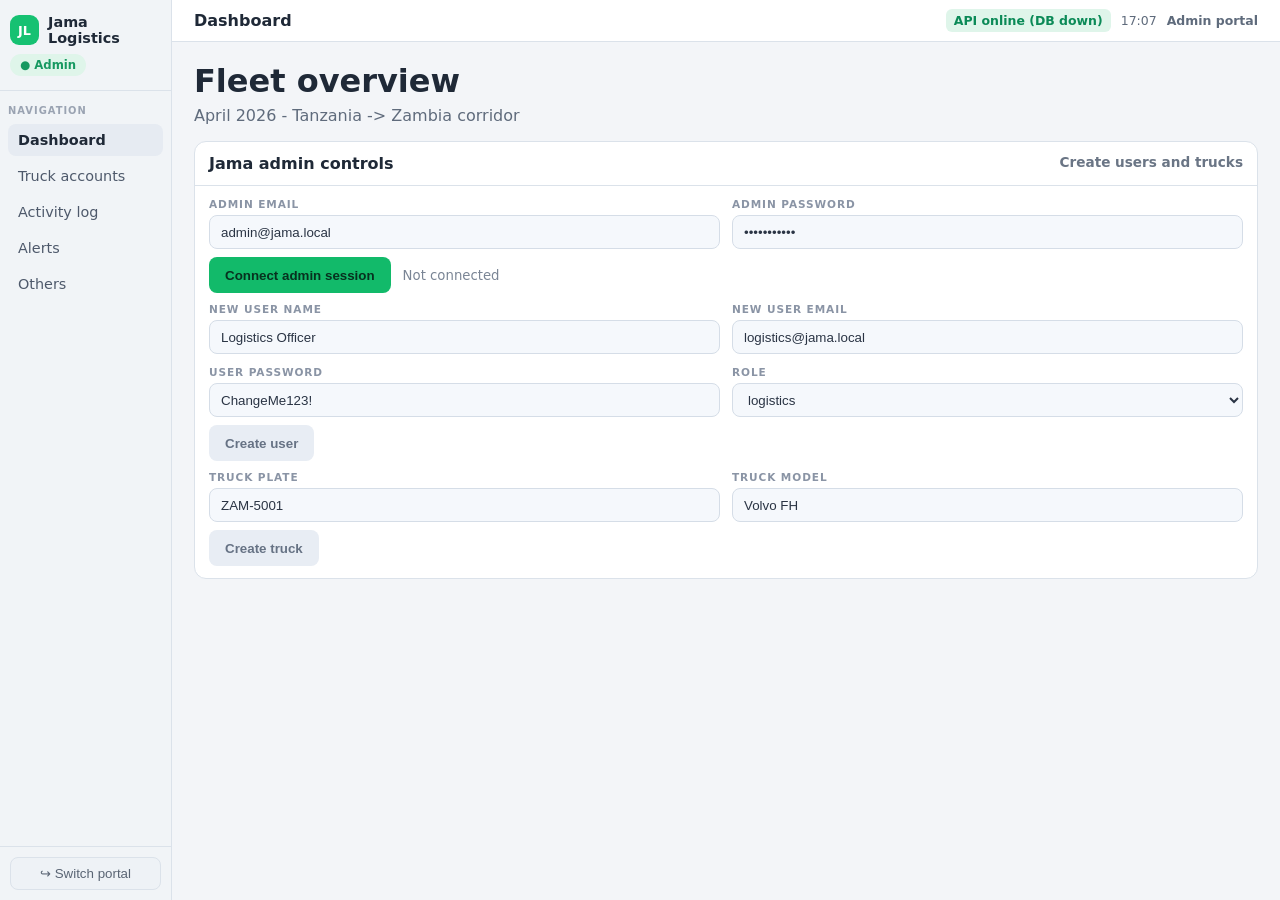
<file: mvp-logistics-users.html>
<!DOCTYPE html>
<html lang="en">
<head>
  <meta charset="UTF-8" />
  <meta name="viewport" content="width=device-width, initial-scale=1.0" />
  <link rel="canonical" href="https://saratechsystems.com/mvp-logistics-users.html" />

  <title>Jama Logistics - Dashboard</title>
  <style>
    :root{
      --bg:#f3f5f8;--panel:#ffffff;--line:#dbe2ea;--muted:#6c7685;--text:#1f2937;
      --green:#16c172;--green-soft:#dff5ea;--btn:#12ba6a;
    }
    *{box-sizing:border-box} body{margin:0;background:var(--bg);color:var(--text);font-family:Inter,system-ui,-apple-system,sans-serif}
    .app{display:grid;grid-template-columns:172px 1fr;min-height:100vh}
    .sidebar{background:#f1f4f7;border-right:1px solid var(--line);display:flex;flex-direction:column}
    .brand{padding:14px 10px;border-bottom:1px solid var(--line)}
    .brand-row{display:flex;gap:9px;align-items:center}
    .badge{width:30px;height:30px;border-radius:9px;background:var(--green);color:#fff;display:flex;align-items:center;justify-content:center;font-weight:700;font-size:.8rem}
    .name{font-size:.9rem;font-weight:600}
    .chip{margin-top:8px;display:inline-block;background:var(--green-soft);color:#179961;border-radius:999px;padding:4px 10px;font-size:.73rem;font-weight:600}
    .nav{padding:14px 8px}
    .nav h6{margin:0 0 8px;font-size:.62rem;letter-spacing:1px;color:#9aa3b2}
    .item{padding:8px 10px;border-radius:8px;margin-bottom:4px;font-size:.9rem;color:#4e596b}
    .item.active{background:#e6ebf2;color:#1f2937;font-weight:600}
    .switch{margin-top:auto;padding:10px;border-top:1px solid var(--line)}
    .switch button{width:100%;padding:8px;border-radius:8px;border:1px solid var(--line);background:#eef2f6;color:#5a6574}
    .main{display:flex;flex-direction:column}
    .top{height:42px;background:#fff;border-bottom:1px solid var(--line);display:flex;align-items:center;justify-content:space-between;padding:0 22px}
    .top .title{font-weight:600}
    .top .right{display:flex;gap:10px;align-items:center;color:#5f6b7c;font-size:.78rem}
    .api{background:var(--green-soft);color:#0b8a57;padding:4px 8px;border-radius:6px;font-weight:600}
    .content{padding:20px 22px}
    .hero h1{margin:0;font-size:2rem;font-weight:700}
    .hero p{margin:6px 0 16px;color:#5f6b7c}
    .card{background:#fff;border:1px solid var(--line);border-radius:12px;overflow:hidden}
    .card-h{padding:12px 14px;border-bottom:1px solid var(--line);display:flex;justify-content:space-between;font-weight:600}
    .card-b{padding:12px 14px}
    .grid{display:grid;grid-template-columns:1fr 1fr;gap:12px}
    label{display:block;font-size:.66rem;letter-spacing:.9px;color:#8a94a5;font-weight:700;margin-bottom:5px}
    input,select{width:100%;height:34px;border:1px solid #d5dde7;border-radius:8px;padding:0 11px;background:#f5f8fc;color:#2a3444}
    .row{margin-top:10px}
    .line{display:flex;align-items:center;gap:12px;margin-top:8px}
    .btn{height:36px;border:0;border-radius:8px;padding:0 16px;font-weight:700;cursor:pointer}
    .btn.green{background:var(--btn);color:#07311f}
    .btn.gray{background:#e8edf4;color:#667284}
    .note{color:#7a8595;font-size:.83rem}
    @media (max-width: 980px){.app{grid-template-columns:1fr}.sidebar{display:none}.grid{grid-template-columns:1fr}}
  </style>
</head>
<body>
  <div class="app">
    <aside class="sidebar">
      <div class="brand">
        <div class="brand-row">
          <div class="badge">JL</div>
          <div class="name">Jama Logistics</div>
        </div>
        <div class="chip">● Admin</div>
      </div>
      <div class="nav">
        <h6>NAVIGATION</h6>
        <div class="item active">Dashboard</div>
        <div class="item">Truck accounts</div>
        <div class="item">Activity log</div>
        <div class="item">Alerts</div>
        <div class="item">Others</div>
      </div>
      <div class="switch"><button>↪ Switch portal</button></div>
    </aside>
    <main class="main">
      <div class="top">
        <div class="title">Dashboard</div>
        <div class="right"><span class="api">API online (DB down)</span><span>17:07</span><strong>Admin portal</strong></div>
      </div>
      <div class="content">
        <div class="hero">
          <h1>Fleet overview</h1>
          <p>April 2026 - Tanzania -> Zambia corridor</p>
        </div>
        <section class="card">
          <div class="card-h">
            <span>Jama admin controls</span>
            <span style="font-size:.85rem;color:#6a7585;font-weight:600">Create users and trucks</span>
          </div>
          <div class="card-b">
            <div class="grid">
              <div>
                <label>ADMIN EMAIL</label>
                <input value="admin@jama.local" />
              </div>
              <div>
                <label>ADMIN PASSWORD</label>
                <input type="password" value="password123" />
              </div>
            </div>
            <div class="line">
              <button class="btn green" id="connectBtn">Connect admin session</button>
              <span id="sessionState" class="note">Not connected</span>
            </div>

            <div class="grid row">
              <div>
                <label>NEW USER NAME</label>
                <input id="newUserName" value="Logistics Officer" />
              </div>
              <div>
                <label>NEW USER EMAIL</label>
                <input id="newUserEmail" value="logistics@jama.local" />
              </div>
              <div>
                <label>USER PASSWORD</label>
                <input id="newUserPass" value="ChangeMe123!" />
              </div>
              <div>
                <label>ROLE</label>
                <select id="newUserRole"><option>logistics</option><option>dispatcher</option><option>viewer</option></select>
              </div>
            </div>
            <div class="line"><button class="btn gray" id="createUserBtn">Create user</button><span id="userMsg" class="note"></span></div>

            <div class="grid row">
              <div>
                <label>TRUCK PLATE</label>
                <input id="truckPlate" value="ZAM-5001" />
              </div>
              <div>
                <label>TRUCK MODEL</label>
                <input id="truckModel" value="Volvo FH" />
              </div>
            </div>
            <div class="line"><button class="btn gray" id="createTruckBtn">Create truck</button><span id="truckMsg" class="note"></span></div>
          </div>
        </section>
      </div>
    </main>
  </div>
  <script>
    const state = { connected: false, users: [], trucks: [] };
    document.getElementById("connectBtn").addEventListener("click", () => {
      state.connected = !state.connected;
      document.getElementById("sessionState").textContent = state.connected ? "Connected" : "Not connected";
      document.getElementById("sessionState").style.color = state.connected ? "#0b8a57" : "#7a8595";
    });
    document.getElementById("createUserBtn").addEventListener("click", () => {
      const name = document.getElementById("newUserName").value.trim();
      const email = document.getElementById("newUserEmail").value.trim();
      const role = document.getElementById("newUserRole").value;
      if (!name || !email) return;
      state.users.push({ name, email, role });
      document.getElementById("userMsg").textContent = "User created: " + name;
      document.getElementById("userMsg").style.color = "#0b8a57";
    });
    document.getElementById("createTruckBtn").addEventListener("click", () => {
      const plate = document.getElementById("truckPlate").value.trim();
      const model = document.getElementById("truckModel").value.trim();
      if (!plate || !model) return;
      state.trucks.push({ plate, model });
      document.getElementById("truckMsg").textContent = "Truck created: " + plate;
      document.getElementById("truckMsg").style.color = "#0b8a57";
    });
  </script>
</body>
</html>
</file>
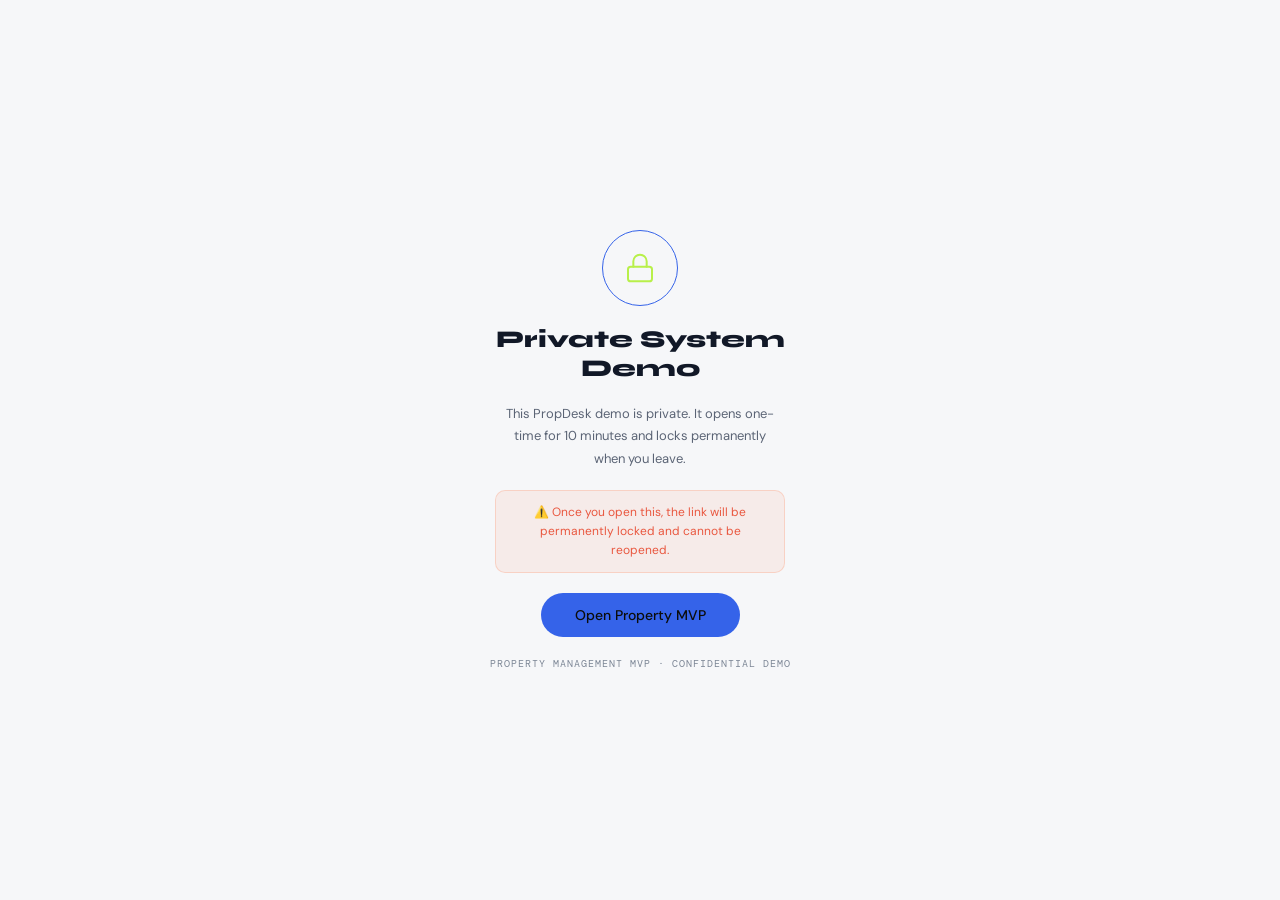
<file: mvp-property-management.html>
<!DOCTYPE html>
<html lang="en">
<head>
<meta charset="UTF-8">
<meta name="viewport" content="width=device-width, initial-scale=1.0, maximum-scale=1.0">
  <link rel="canonical" href="https://saratechsystems.com/mvp-property-management.html" />

<title>Workshop Pro</title>
<link href="https://fonts.googleapis.com/css2?family=Syne:wght@600;700;800&family=DM+Sans:wght@300;400;500&family=DM+Mono:wght@400;500&display=swap" rel="stylesheet">
<style>
:root {
  --bg: #0C0C0A;
  --s1: #131311;
  --s2: #1A1A17;
  --s3: #222220;
  --border: rgba(255,255,255,0.07);
  --border2: rgba(255,255,255,0.12);
  --accent: #B8F04A;
  --accent2: #FF6B35;
  --accent3: #7C6FFF;
  --text: #F0EDE8;
  --muted: #888880;
  --muted2: #444440;
  --green: #B8F04A;
  --red: #FF6B35;
  --blue: #7C6FFF;
  --yellow: #FFD166;
}
*{box-sizing:border-box;margin:0;padding:0;}
body{background:var(--bg);color:var(--text);font-family:'DM Sans',sans-serif;font-size:14px;height:100vh;display:flex;overflow:hidden;}

/* ONE-TIME VIEW GATE */
#otv-gate{position:fixed;inset:0;background:var(--bg);z-index:9999;display:flex;align-items:center;justify-content:center;flex-direction:column;gap:20px;padding:32px;text-align:center;}
#otv-expired{position:fixed;inset:0;background:var(--bg);z-index:9999;display:none;align-items:center;justify-content:center;flex-direction:column;gap:20px;padding:32px;text-align:center;}
.otv-ring{width:76px;height:76px;border-radius:50%;border:1.5px solid var(--accent);display:flex;align-items:center;justify-content:center;animation:otv-pulse 2s ease-in-out infinite;}
.otv-ring.red{border-color:var(--accent2);animation:none;}
@keyframes otv-pulse{0%,100%{box-shadow:0 0 0 0 rgba(184,240,74,0.3);}50%{box-shadow:0 0 0 14px rgba(184,240,74,0);}}
.otv-ring svg{width:32px;height:32px;}
.otv-h{font-family:'Syne',sans-serif;font-size:24px;font-weight:800;max-width:300px;line-height:1.2;}
.otv-p{color:var(--muted);font-size:13px;max-width:280px;line-height:1.7;}
.otv-warn{background:rgba(255,107,53,0.08);border:1px solid rgba(255,107,53,0.2);border-radius:10px;padding:12px 18px;font-size:12px;color:var(--accent2);max-width:290px;line-height:1.6;}
.otv-btn{background:var(--accent);color:#0C0C0A;border:none;border-radius:100px;padding:13px 34px;font-size:14px;font-weight:500;font-family:'DM Sans',sans-serif;cursor:pointer;transition:transform 0.15s,opacity 0.15s;}
.otv-btn:hover{transform:scale(1.03);}
.otv-btn:active{transform:scale(0.97);}
.otv-bar{width:260px;height:3px;background:rgba(255,255,255,0.07);border-radius:2px;overflow:hidden;display:none;}
.otv-fill{height:100%;width:100%;background:var(--accent);border-radius:2px;transition:width 1.6s linear;}
.otv-meta{font-family:'DM Mono',monospace;font-size:10px;color:var(--muted2);letter-spacing:1px;}
.otv-timer{font-family:'DM Mono',monospace;font-size:12px;color:var(--accent2);margin-top:-8px;}
#app-wrap{display:none;width:100%;height:100%;}

/* SIDEBAR */
.sidebar{width:220px;min-width:220px;background:var(--s1);border-right:1px solid var(--border);display:flex;flex-direction:column;height:100vh;overflow-y:auto;}
.logo{padding:20px 18px 16px;border-bottom:1px solid var(--border);}
.logo-text{font-family:'Syne',sans-serif;font-size:18px;font-weight:800;color:var(--accent);letter-spacing:-0.5px;}
.logo-sub{font-size:10px;font-family:'DM Mono',monospace;color:var(--muted2);letter-spacing:1px;margin-top:2px;}
.nav-section{padding:14px 12px 6px;}
.nav-label{font-family:'DM Mono',monospace;font-size:9px;letter-spacing:2px;color:var(--muted2);padding:0 6px;margin-bottom:6px;}
.nav-item{display:flex;align-items:center;gap:10px;padding:9px 10px;border-radius:8px;cursor:pointer;font-size:13px;color:var(--muted);transition:all 0.15s;margin-bottom:2px;border:1px solid transparent;}
.nav-item:hover{background:var(--s2);color:var(--text);}
.nav-item.active{background:rgba(184,240,74,0.08);color:var(--accent);border-color:rgba(184,240,74,0.15);}
.nav-icon{width:16px;height:16px;flex-shrink:0;opacity:0.7;}
.nav-item.active .nav-icon{opacity:1;}
.sidebar-footer{margin-top:auto;padding:14px 12px;border-top:1px solid var(--border);}
.user-pill{display:flex;align-items:center;gap:10px;padding:10px;background:var(--s2);border-radius:10px;border:1px solid var(--border);}
.avatar{width:30px;height:30px;border-radius:8px;background:rgba(184,240,74,0.15);border:1px solid rgba(184,240,74,0.25);display:flex;align-items:center;justify-content:center;font-size:12px;font-weight:500;color:var(--accent);}
.user-name{font-size:12px;font-weight:500;}
.user-role{font-size:10px;color:var(--muted);font-family:'DM Mono',monospace;}

/* MAIN */
.main{flex:1;display:flex;flex-direction:column;overflow:hidden;}
.topbar{background:var(--s1);border-bottom:1px solid var(--border);padding:12px 24px;display:flex;align-items:center;justify-content:space-between;flex-shrink:0;}
.topbar-title{font-family:'Syne',sans-serif;font-size:16px;font-weight:700;}
.topbar-right{display:flex;align-items:center;gap:10px;}
.btn{display:inline-flex;align-items:center;gap:7px;padding:8px 16px;border-radius:8px;border:none;cursor:pointer;font-size:13px;font-family:'DM Sans',sans-serif;font-weight:500;transition:all 0.15s;}
.btn-primary{background:var(--accent);color:#0C0C0A;}
.btn-primary:hover{opacity:0.9;}
.btn-ghost{background:var(--s2);color:var(--muted);border:1px solid var(--border);}
.btn-ghost:hover{color:var(--text);border-color:var(--border2);}
.btn-danger{background:rgba(255,107,53,0.1);color:var(--red);border:1px solid rgba(255,107,53,0.2);}
.btn-sm{padding:5px 10px;font-size:11px;}
.page{flex:1;overflow-y:auto;padding:24px;}
.page-section{display:none;}
.page-section.active{display:block;}

/* CARDS */
.card{background:var(--s1);border:1px solid var(--border);border-radius:12px;padding:20px;margin-bottom:16px;}
.card-title{font-family:'Syne',sans-serif;font-size:14px;font-weight:700;margin-bottom:14px;display:flex;align-items:center;gap:8px;}

/* STAT CARDS */
.stats-grid{display:grid;grid-template-columns:repeat(4,1fr);gap:12px;margin-bottom:20px;}
.stat-card{background:var(--s1);border:1px solid var(--border);border-radius:12px;padding:18px;}
.stat-value{font-family:'DM Mono',monospace;font-size:22px;font-weight:500;margin-bottom:4px;}
.stat-label{font-size:11px;color:var(--muted);}
.stat-change{font-size:11px;font-family:'DM Mono',monospace;margin-top:6px;}
.up{color:var(--green);}
.down{color:var(--red);}

/* TABLE */
.table-wrap{background:var(--s1);border:1px solid var(--border);border-radius:12px;overflow:hidden;margin-bottom:16px;}
table{width:100%;border-collapse:collapse;}
thead th{text-align:left;padding:10px 16px;font-family:'DM Mono',monospace;font-size:10px;letter-spacing:1px;color:var(--muted2);border-bottom:1px solid var(--border);font-weight:400;background:var(--s2);}
tbody td{padding:11px 16px;border-bottom:1px solid var(--border);font-size:13px;vertical-align:middle;}
tbody tr:last-child td{border-bottom:none;}
tbody tr:hover td{background:rgba(255,255,255,0.015);}
.badge{display:inline-flex;align-items:center;padding:3px 8px;border-radius:100px;font-size:10px;font-family:'DM Mono',monospace;font-weight:500;}
.badge-green{background:rgba(184,240,74,0.1);color:var(--green);border:1px solid rgba(184,240,74,0.2);}
.badge-orange{background:rgba(255,107,53,0.1);color:var(--red);border:1px solid rgba(255,107,53,0.2);}
.badge-blue{background:rgba(124,111,255,0.1);color:var(--blue);border:1px solid rgba(124,111,255,0.2);}
.badge-yellow{background:rgba(255,209,102,0.1);color:var(--yellow);border:1px solid rgba(255,209,102,0.2);}

/* FORM */
.form-grid{display:grid;grid-template-columns:1fr 1fr;gap:14px;margin-bottom:16px;}
.form-grid-3{display:grid;grid-template-columns:1fr 1fr 1fr;gap:14px;margin-bottom:16px;}
.field{display:flex;flex-direction:column;gap:6px;}
.field label{font-size:11px;color:var(--muted);font-family:'DM Mono',monospace;letter-spacing:0.5px;}
.field input,.field select,.field textarea{background:var(--s2);border:1px solid var(--border);border-radius:8px;padding:9px 12px;color:var(--text);font-family:'DM Sans',sans-serif;font-size:13px;outline:none;transition:border-color 0.15s;}
.field input:focus,.field select:focus,.field textarea:focus{border-color:rgba(184,240,74,0.3);}
.field select option{background:var(--s2);}
.field textarea{resize:vertical;min-height:70px;}

/* MODAL */
.modal-overlay{display:none;position:fixed;inset:0;background:rgba(0,0,0,0.7);z-index:100;align-items:center;justify-content:center;padding:20px;}
.modal-overlay.open{display:flex;}
.modal{background:var(--s1);border:1px solid var(--border2);border-radius:16px;padding:24px;width:100%;max-width:560px;max-height:90vh;overflow-y:auto;}
.modal-title{font-family:'Syne',sans-serif;font-size:16px;font-weight:700;margin-bottom:20px;display:flex;justify-content:space-between;align-items:center;}
.modal-close{background:var(--s2);border:1px solid var(--border);border-radius:6px;padding:4px 8px;cursor:pointer;color:var(--muted);font-size:12px;}

/* GRID LAYOUTS */
.grid-2{display:grid;grid-template-columns:1fr 1fr;gap:14px;}
.grid-3{display:grid;grid-template-columns:1fr 1fr 1fr;gap:14px;}

/* PL ROW */
.pl-row{display:flex;justify-content:space-between;padding:10px 0;border-bottom:1px solid var(--border);font-size:13px;}
.pl-row:last-child{border-bottom:none;}
.pl-row.total{font-weight:500;font-size:14px;}
.pl-label{color:var(--muted);}
.pl-val{font-family:'DM Mono',monospace;}

/* TOAST */
.toast{position:fixed;bottom:24px;right:24px;background:var(--s2);border:1px solid var(--border2);border-radius:10px;padding:12px 18px;font-size:13px;z-index:999;transform:translateY(80px);opacity:0;transition:all 0.3s;max-width:280px;}
.toast.show{transform:translateY(0);opacity:1;}
.toast.success{border-color:rgba(184,240,74,0.3);color:var(--green);}
.toast.error{border-color:rgba(255,107,53,0.3);color:var(--red);}

/* ITEMS LINE (job card) */
.line-items{border:1px solid var(--border);border-radius:10px;overflow:hidden;margin-bottom:14px;}
.line-item-row{display:grid;grid-template-columns:2fr 1fr 1fr 80px 36px;gap:8px;padding:10px 12px;border-bottom:1px solid var(--border);align-items:center;}
.line-item-row:last-child{border-bottom:none;}
.line-item-header{background:var(--s2);font-family:'DM Mono',monospace;font-size:10px;color:var(--muted2);letter-spacing:1px;}
.remove-btn{background:none;border:none;color:var(--muted2);cursor:pointer;font-size:16px;line-height:1;padding:2px 6px;border-radius:4px;}
.remove-btn:hover{color:var(--red);background:rgba(255,107,53,0.1);}

/* VEHICLE CARDS */
.vehicle-grid{display:grid;grid-template-columns:1fr 1fr;gap:14px;margin-bottom:16px;}
.vehicle-card{background:var(--s1);border:1px solid var(--border);border-radius:12px;padding:18px;}
.vehicle-header{display:flex;align-items:center;gap:10px;margin-bottom:14px;}
.vehicle-icon{font-size:22px;}
.vehicle-name{font-family:'Syne',sans-serif;font-size:14px;font-weight:700;}
.vehicle-stat{display:flex;justify-content:space-between;font-size:12px;padding:6px 0;border-bottom:1px solid var(--border);}
.vehicle-stat:last-child{border-bottom:none;}
.vehicle-stat-label{color:var(--muted);}
.vehicle-stat-val{font-family:'DM Mono',monospace;}

/* STOCK BAR */
.stock-bar{height:4px;background:var(--s3);border-radius:2px;margin-top:6px;overflow:hidden;}
.stock-fill{height:100%;border-radius:2px;transition:width 0.3s;}

/* SEARCH BAR */
.search-bar{background:var(--s2);border:1px solid var(--border);border-radius:8px;padding:8px 14px;display:flex;align-items:center;gap:10px;margin-bottom:16px;}
.search-bar input{background:none;border:none;outline:none;color:var(--text);font-size:13px;flex:1;font-family:'DM Sans',sans-serif;}
.search-icon{color:var(--muted);font-size:14px;}

/* RESPONSIVE */
@media(max-width:768px){
  .sidebar{width:60px;min-width:60px;}
  .logo-text,.logo-sub,.nav-label,.nav-item span,.user-name,.user-role{display:none;}
  .nav-item{justify-content:center;padding:10px;}
  .stats-grid{grid-template-columns:1fr 1fr;}
  .form-grid,.form-grid-3{grid-template-columns:1fr;}
  .grid-2,.grid-3,.vehicle-grid{grid-template-columns:1fr;}
}
</style>
</head>
<body>

<!-- ONE-TIME VIEW GATE -->
<div id="otv-gate">
  <div class="otv-ring">
    <svg viewBox="0 0 24 24" fill="none" stroke="#B8F04A" stroke-width="1.5" stroke-linecap="round" stroke-linejoin="round">
      <rect x="3" y="11" width="18" height="11" rx="2"/><path d="M7 11V7a5 5 0 0 1 10 0v4"/>
    </svg>
  </div>
  <div class="otv-h">Private System Demo</div>
  <p class="otv-p">This Workshop Pro demo has been shared with you privately. It can only be opened once — take screenshots if needed.</p>
  <div class="otv-warn">⚠️ Once you open this, the link will be permanently locked and cannot be reopened.</div>
  <div class="otv-bar" id="otv-bar"><div class="otv-fill" id="otv-fill"></div></div>
  <button class="otv-btn" id="otv-open-btn" onclick="otvOpen()">Open Workshop Pro</button>
  <div class="otv-meta">WORKSHOP PRO · CONFIDENTIAL DEMO</div>
</div>

<!-- EXPIRED SCREEN -->
<div id="otv-expired">
  <div class="otv-ring red">
    <svg viewBox="0 0 24 24" fill="none" stroke="#FF6B35" stroke-width="1.5" stroke-linecap="round" stroke-linejoin="round">
      <circle cx="12" cy="12" r="10"/><line x1="15" y1="9" x2="9" y2="15"/><line x1="9" y1="9" x2="15" y2="15"/>
    </svg>
  </div>
  <div class="otv-h" style="color:var(--accent2)">Demo Expired</div>
  <p class="otv-p">This demo link has already been viewed and is no longer available. Contact the sender for a new link.</p>
  <div class="otv-meta">WORKSHOP PRO · ONE-TIME VIEW</div>
</div>

<!-- APP WRAPPER -->
<div id="app-wrap">

<!-- SIDEBAR -->
<nav class="sidebar">
  <div class="logo">
    <div class="logo-text">Workshop Pro</div>
    <div class="logo-sub">MANAGEMENT SYSTEM</div>
  </div>

  <div class="nav-section">
    <div class="nav-label">Operations</div>
    <div class="nav-item active" onclick="goto('dashboard')">
      <svg class="nav-icon" viewBox="0 0 24 24" fill="none" stroke="currentColor" stroke-width="1.5"><rect x="3" y="3" width="7" height="7" rx="1"/><rect x="14" y="3" width="7" height="7" rx="1"/><rect x="3" y="14" width="7" height="7" rx="1"/><rect x="14" y="14" width="7" height="7" rx="1"/></svg>
      <span>Dashboard</span>
    </div>
    <div class="nav-item" onclick="goto('service-mgmt')">
      <svg class="nav-icon" viewBox="0 0 24 24" fill="none" stroke="currentColor" stroke-width="1.5"><path d="M14 2H6a2 2 0 0 0-2 2v16a2 2 0 0 0 2 2h12a2 2 0 0 0 2-2V8z"/><polyline points="14 2 14 8 20 8"/></svg>
      <span>Service Mgmt</span>
    </div>
    <div class="nav-item" onclick="goto('pending-jobs')">
      <svg class="nav-icon" viewBox="0 0 24 24" fill="none" stroke="currentColor" stroke-width="1.5"><circle cx="12" cy="12" r="10"/><polyline points="12 6 12 12 16 14"/></svg>
      <span>Pending Jobs</span>
    </div>
    <div class="nav-item" onclick="goto('cashiering')">
      <svg class="nav-icon" viewBox="0 0 24 24" fill="none" stroke="currentColor" stroke-width="1.5"><line x1="12" y1="1" x2="12" y2="23"/><path d="M17 5H9.5a3.5 3.5 0 0 0 0 7h5a3.5 3.5 0 0 1 0 7H6"/></svg>
      <span>Cashiering</span>
    </div>
    <div class="nav-item" onclick="goto('direct-sales')">
      <svg class="nav-icon" viewBox="0 0 24 24" fill="none" stroke="currentColor" stroke-width="1.5"><path d="M6 2L3 6v14a2 2 0 0 0 2 2h14a2 2 0 0 0 2-2V6l-3-4z"/><line x1="3" y1="6" x2="21" y2="6"/></svg>
      <span>Direct Sales</span>
    </div>
    <div class="nav-item" onclick="goto('quotations')">
      <svg class="nav-icon" viewBox="0 0 24 24" fill="none" stroke="currentColor" stroke-width="1.5"><path d="M21 15a2 2 0 0 1-2 2H7l-4 4V5a2 2 0 0 1 2-2h14a2 2 0 0 1 2 2z"/></svg>
      <span>Quotations</span>
    </div>
  </div>

  <div class="nav-section">
    <div class="nav-label">Management</div>
    <div class="nav-item" onclick="goto('stock')">
      <svg class="nav-icon" viewBox="0 0 24 24" fill="none" stroke="currentColor" stroke-width="1.5"><path d="M21 16V8a2 2 0 0 0-1-1.73l-7-4a2 2 0 0 0-2 0l-7 4A2 2 0 0 0 3 8v8a2 2 0 0 0 1 1.73l7 4a2 2 0 0 0 2 0l7-4A2 2 0 0 0 21 16z"/></svg>
      <span>Stock Control</span>
    </div>
    <div class="nav-item" onclick="goto('imports')">
      <svg class="nav-icon" viewBox="0 0 24 24" fill="none" stroke="currentColor" stroke-width="1.5"><path d="M21 10c0 7-9 13-9 13s-9-6-9-13a9 9 0 0 1 18 0z"/><circle cx="12" cy="10" r="3"/></svg>
      <span>Oil Imports</span>
    </div>
    <div class="nav-item" onclick="goto('vehicles')">
      <svg class="nav-icon" viewBox="0 0 24 24" fill="none" stroke="currentColor" stroke-width="1.5"><rect x="1" y="3" width="15" height="13" rx="2"/><path d="M16 8h4l3 5v3h-7V8z"/><circle cx="5.5" cy="18.5" r="2.5"/><circle cx="18.5" cy="18.5" r="2.5"/></svg>
      <span>Vehicles</span>
    </div>
    <div class="nav-item" onclick="goto('customers')">
      <svg class="nav-icon" viewBox="0 0 24 24" fill="none" stroke="currentColor" stroke-width="1.5"><path d="M17 21v-2a4 4 0 0 0-4-4H5a4 4 0 0 0-4 4v2"/><circle cx="9" cy="7" r="4"/><path d="M23 21v-2a4 4 0 0 0-3-3.87"/><path d="M16 3.13a4 4 0 0 1 0 7.75"/></svg>
      <span>Customers</span>
    </div>
    <div class="nav-item" onclick="goto('accounts')">
      <svg class="nav-icon" viewBox="0 0 24 24" fill="none" stroke="currentColor" stroke-width="1.5"><path d="M20 21v-2a4 4 0 0 0-4-4H8a4 4 0 0 0-4 4v2"/><circle cx="12" cy="7" r="4"/></svg>
      <span>Accounts</span>
    </div>
  </div>

  <div class="nav-section">
    <div class="nav-label">Finance</div>
    <div class="nav-item" onclick="goto('pl')">
      <svg class="nav-icon" viewBox="0 0 24 24" fill="none" stroke="currentColor" stroke-width="1.5"><line x1="18" y1="20" x2="18" y2="10"/><line x1="12" y1="20" x2="12" y2="4"/><line x1="6" y1="20" x2="6" y2="14"/></svg>
      <span>Profit & Loss</span>
    </div>
    <div class="nav-item" onclick="goto('reports')">
      <svg class="nav-icon" viewBox="0 0 24 24" fill="none" stroke="currentColor" stroke-width="1.5"><path d="M14 2H6a2 2 0 0 0-2 2v16a2 2 0 0 0 2 2h12a2 2 0 0 0 2-2V8z"/><polyline points="14 2 14 8 20 8"/><line x1="16" y1="13" x2="8" y2="13"/><line x1="16" y1="17" x2="8" y2="17"/></svg>
      <span>Reports</span>
    </div>
    <div class="nav-item" onclick="goto('search')">
      <svg class="nav-icon" viewBox="0 0 24 24" fill="none" stroke="currentColor" stroke-width="1.5"><circle cx="11" cy="11" r="8"/><line x1="21" y1="21" x2="16.65" y2="16.65"/></svg>
      <span>Search</span>
    </div>
    <div class="nav-item" onclick="goto('settings')">
      <svg class="nav-icon" viewBox="0 0 24 24" fill="none" stroke="currentColor" stroke-width="1.5"><circle cx="12" cy="12" r="3"/><path d="M19.4 15a1.65 1.65 0 0 0 .33 1.82l.06.06a2 2 0 0 1-2.83 2.83l-.06-.06a1.65 1.65 0 0 0-1.82-.33 1.65 1.65 0 0 0-1 1.51V21a2 2 0 0 1-4 0v-.09A1.65 1.65 0 0 0 9 19.4a1.65 1.65 0 0 0-1.82.33l-.06.06a2 2 0 0 1-2.83-2.83l.06-.06A1.65 1.65 0 0 0 4.68 15a1.65 1.65 0 0 0-1.51-1H3a2 2 0 0 1 0-4h.09A1.65 1.65 0 0 0 4.6 9a1.65 1.65 0 0 0-.33-1.82l-.06-.06a2 2 0 0 1 2.83-2.83l.06.06A1.65 1.65 0 0 0 9 4.68a1.65 1.65 0 0 0 1-1.51V3a2 2 0 0 1 4 0v.09a1.65 1.65 0 0 0 1 1.51 1.65 1.65 0 0 0 1.82-.33l.06-.06a2 2 0 0 1 2.83 2.83l-.06.06A1.65 1.65 0 0 0 19.4 9a1.65 1.65 0 0 0 1.51 1H21a2 2 0 0 1 0 4h-.09a1.65 1.65 0 0 0-1.51 1z"/></svg>
      <span>Settings</span>
    </div>
  </div>

  <div class="sidebar-footer">
    <div class="user-pill">
      <div class="avatar">JM</div>
      <div>
        <div class="user-name">Juma Motors</div>
        <div class="user-role">OWNER</div>
      </div>
    </div>
  </div>
</nav>

<!-- MAIN CONTENT -->
<div class="main">
  <div class="topbar">
    <div class="topbar-title" id="page-title">Dashboard</div>
    <div class="topbar-right">
      <button class="btn btn-ghost btn-sm" onclick="sendWhatsApp()">📱 Send Report</button>
      <button class="btn btn-primary btn-sm" onclick="goto('service-mgmt');openModal('job-modal')">+ New Job Card</button>
    </div>
  </div>

  <div class="page">

    <!-- ═══════════════════════════════════ DASHBOARD ═══ -->
    <div class="page-section active" id="sec-dashboard">
      <div class="stats-grid">
        <div class="stat-card">
          <div class="stat-value up">KSh 48,200</div>
          <div class="stat-label">Today's Revenue</div>
          <div class="stat-change up">↑ 12% vs yesterday</div>
        </div>
        <div class="stat-card">
          <div class="stat-value" style="color:var(--blue)">14</div>
          <div class="stat-label">Jobs Today</div>
          <div class="stat-change up">↑ 3 more than avg</div>
        </div>
        <div class="stat-card">
          <div class="stat-value" style="color:var(--yellow)">320 L</div>
          <div class="stat-label">Oil Stock Left</div>
          <div class="stat-change down">⚠ Reorder soon</div>
        </div>
        <div class="stat-card">
          <div class="stat-value up">KSh 115K</div>
          <div class="stat-label">Month Net Profit</div>
          <div class="stat-change up">↑ Profitable</div>
        </div>
      </div>

      <div class="grid-2">
        <div class="card">
          <div class="card-title">Today's Jobs</div>
          <table>
            <thead><tr><th>PLATE</th><th>SERVICE</th><th>STAFF</th><th>STATUS</th><th>AMT</th></tr></thead>
            <tbody id="dashboard-jobs">
              <tr><td>KDH 234A</td><td>Oil Change 5W-30</td><td>Ali</td><td><span class="badge badge-green">Done</span></td><td style="font-family:'DM Mono',monospace">3,500</td></tr>
              <tr><td>KBC 001K</td><td>Wheel Alignment</td><td>John</td><td><span class="badge badge-orange">Pending</span></td><td style="font-family:'DM Mono',monospace">2,000</td></tr>
              <tr><td>KBZ 554J</td><td>Oil Change 10W-40</td><td>Ali</td><td><span class="badge badge-green">Done</span></td><td style="font-family:'DM Mono',monospace">4,200</td></tr>
              <tr><td>KCG 112B</td><td>Wheel Balancing</td><td>John</td><td><span class="badge badge-blue">Cashier</span></td><td style="font-family:'DM Mono',monospace">1,500</td></tr>
              <tr><td>KDA 789M</td><td>Oil Change + Filter</td><td>Ali</td><td><span class="badge badge-green">Done</span></td><td style="font-family:'DM Mono',monospace">5,800</td></tr>
            </tbody>
          </table>
        </div>
        <div>
          <div class="card">
            <div class="card-title">Revenue Breakdown</div>
            <div class="pl-row"><span class="pl-label">Oil Sales</span><span class="pl-val up">KSh 28,400</span></div>
            <div class="pl-row"><span class="pl-label">Workshop Services</span><span class="pl-val up">KSh 12,800</span></div>
            <div class="pl-row"><span class="pl-label">Direct Sales</span><span class="pl-val up">KSh 7,000</span></div>
            <div class="pl-row total"><span>Total</span><span class="pl-val up">KSh 48,200</span></div>
          </div>
          <div class="card">
            <div class="card-title">⚠ Low Stock Alerts</div>
            <div class="pl-row"><span class="pl-label">Castrol 10W-40</span><span class="pl-val down">18 L left</span></div>
            <div class="pl-row"><span class="pl-label">Shell 5W-30</span><span class="pl-val down">24 L left</span></div>
            <div class="pl-row"><span class="pl-label">Total Quartz 20W-50</span><span class="pl-val" style="color:var(--yellow)">45 L left</span></div>
          </div>
        </div>
      </div>
    </div>

    <!-- ═══════════════════════════════════ SERVICE MANAGEMENT ═══ -->
    <div class="page-section" id="sec-service-mgmt">
      <div style="display:flex;justify-content:space-between;align-items:center;margin-bottom:16px">
        <div style="font-size:13px;color:var(--muted)">Create and manage job cards for all workshop services</div>
        <button class="btn btn-primary" onclick="openModal('job-modal')">+ New Job Card</button>
      </div>
      <div class="table-wrap">
        <table>
          <thead><tr><th>JOB #</th><th>DATE</th><th>CAR PLATE</th><th>CUSTOMER</th><th>SERVICES</th><th>AMOUNT</th><th>PAYMENT</th><th>STATUS</th><th>ACTION</th></tr></thead>
          <tbody>
            <tr><td style="font-family:'DM Mono',monospace;color:var(--accent)">#JC-0041</td><td>03 May 2026</td><td>KDH 234A</td><td>Hassan Osman</td><td>Oil Change 5W-30</td><td style="font-family:'DM Mono',monospace">3,500</td><td>M-Pesa</td><td><span class="badge badge-green">Cleared</span></td><td><button class="btn btn-ghost btn-sm" onclick="showReceipt()">🖨 Receipt</button></td></tr>
            <tr><td style="font-family:'DM Mono',monospace;color:var(--accent)">#JC-0040</td><td>03 May 2026</td><td>KBC 001K</td><td>Amina Wanjiru</td><td>Wheel Alignment</td><td style="font-family:'DM Mono',monospace">2,000</td><td>Cash</td><td><span class="badge badge-orange">Pending</span></td><td><button class="btn btn-ghost btn-sm" onclick="openModal('job-modal')">✏ Edit</button></td></tr>
            <tr><td style="font-family:'DM Mono',monospace;color:var(--accent)">#JC-0039</td><td>02 May 2026</td><td>KBZ 554J</td><td>Peter Kamau</td><td>Oil 10W-40 + Filter</td><td style="font-family:'DM Mono',monospace">5,800</td><td>Cash</td><td><span class="badge badge-green">Cleared</span></td><td><button class="btn btn-ghost btn-sm" onclick="showReceipt()">🖨 Receipt</button></td></tr>
            <tr><td style="font-family:'DM Mono',monospace;color:var(--accent)">#JC-0038</td><td>02 May 2026</td><td>KCG 112B</td><td>James Otieno</td><td>Wheel Balancing x4</td><td style="font-family:'DM Mono',monospace">1,500</td><td>M-Pesa</td><td><span class="badge badge-blue">At Cashier</span></td><td><button class="btn btn-ghost btn-sm" onclick="goto('cashiering')">💳 Collect</button></td></tr>
            <tr><td style="font-family:'DM Mono',monospace;color:var(--accent)">#JC-0037</td><td>01 May 2026</td><td>KDA 789M</td><td>Grace Njoki</td><td>Oil Change + Alignment</td><td style="font-family:'DM Mono',monospace">7,200</td><td>Cash</td><td><span class="badge badge-green">Cleared</span></td><td><button class="btn btn-danger btn-sm" onclick="revertJob()">↩ Revert</button></td></tr>
          </tbody>
        </table>
      </div>
    </div>

    <!-- ═══════════════════════════════════ PENDING JOBS ═══ -->
    <div class="page-section" id="sec-pending-jobs">
      <div style="margin-bottom:16px;font-size:13px;color:var(--muted)">Jobs in progress — update status or add services</div>
      <div class="table-wrap">
        <table>
          <thead><tr><th>JOB #</th><th>PLATE</th><th>CUSTOMER</th><th>SERVICE</th><th>STARTED</th><th>STAFF</th><th>NOTES</th><th>ACTION</th></tr></thead>
          <tbody>
            <tr><td style="font-family:'DM Mono',monospace;color:var(--accent)">#JC-0040</td><td>KBC 001K</td><td>Amina Wanjiru</td><td>Wheel Alignment</td><td>09:30 AM</td><td>John</td><td>Front wheels only</td><td><button class="btn btn-primary btn-sm" onclick="completeJob()">✓ Complete</button></td></tr>
            <tr><td style="font-family:'DM Mono',monospace;color:var(--accent)">#JC-0042</td><td>KAD 556P</td><td>David Mwangi</td><td>Oil 5W-30 + Flush</td><td>10:15 AM</td><td>Ali</td><td>Check brake fluid too</td><td><button class="btn btn-primary btn-sm" onclick="completeJob()">✓ Complete</button></td></tr>
            <tr><td style="font-family:'DM Mono',monospace;color:var(--accent)">#JC-0043</td><td>KCC 889Q</td><td>Sarah Achieng</td><td>Balancing x4</td><td>11:00 AM</td><td>John</td><td>—</td><td><button class="btn btn-primary btn-sm" onclick="completeJob()">✓ Complete</button></td></tr>
          </tbody>
        </table>
      </div>
    </div>

    <!-- ═══════════════════════════════════ CASHIERING ═══ -->
    <div class="page-section" id="sec-cashiering">
      <div style="margin-bottom:16px;font-size:13px;color:var(--muted)">Collect payment for completed jobs</div>
      <div class="table-wrap">
        <table>
          <thead><tr><th>JOB #</th><th>PLATE</th><th>CUSTOMER</th><th>SERVICES</th><th>AMOUNT</th><th>PAYMENT</th><th>ACTION</th></tr></thead>
          <tbody>
            <tr>
              <td style="font-family:'DM Mono',monospace;color:var(--accent)">#JC-0038</td><td>KCG 112B</td><td>James Otieno</td><td>Wheel Balancing x4</td>
              <td style="font-family:'DM Mono',monospace">KSh 1,500</td>
              <td>
                <select style="background:var(--s2);border:1px solid var(--border);color:var(--text);border-radius:6px;padding:4px 8px;font-size:12px;">
                  <option>Cash</option><option>M-Pesa</option><option>Credit</option>
                </select>
              </td>
              <td><button class="btn btn-primary btn-sm" onclick="collectPayment()">💳 Collect & Print</button></td>
            </tr>
          </tbody>
        </table>
      </div>
      <div class="card" style="max-width:400px">
        <div class="card-title">M-Pesa STK Push</div>
        <div class="field" style="margin-bottom:12px">
          <label>Customer Phone</label>
          <input type="tel" placeholder="0712 345 678" value="0712 345 678">
        </div>
        <div class="field" style="margin-bottom:12px">
          <label>Amount (KSh)</label>
          <input type="number" value="1500">
        </div>
        <button class="btn btn-primary" onclick="sendSTK()">Send M-Pesa Request 📲</button>
      </div>
    </div>

    <!-- ═══════════════════════════════════ DIRECT SALES ═══ -->
    <div class="page-section" id="sec-direct-sales">
      <div style="display:flex;justify-content:space-between;margin-bottom:16px">
        <div style="font-size:13px;color:var(--muted)">Sell oil or products without creating a full job card</div>
        <button class="btn btn-primary" onclick="openModal('sale-modal')">+ New Sale</button>
      </div>
      <div class="table-wrap">
        <table>
          <thead><tr><th>SALE #</th><th>DATE</th><th>ITEM</th><th>QTY</th><th>UNIT PRICE</th><th>TOTAL</th><th>CUSTOMER</th><th>PAYMENT</th></tr></thead>
          <tbody>
            <tr><td style="font-family:'DM Mono',monospace;color:var(--accent)">#DS-012</td><td>03 May</td><td>Castrol 10W-40 4L</td><td>2</td><td style="font-family:'DM Mono',monospace">2,800</td><td style="font-family:'DM Mono',monospace">5,600</td><td>Walk-in</td><td><span class="badge badge-green">M-Pesa</span></td></tr>
            <tr><td style="font-family:'DM Mono',monospace;color:var(--accent)">#DS-011</td><td>03 May</td><td>Shell Helix 5W-30 5L</td><td>1</td><td style="font-family:'DM Mono',monospace">3,200</td><td style="font-family:'DM Mono',monospace">3,200</td><td>David Mwangi</td><td><span class="badge badge-blue">Cash</span></td></tr>
            <tr><td style="font-family:'DM Mono',monospace;color:var(--accent)">#DS-010</td><td>02 May</td><td>Total Quartz 20W-50 4L</td><td>3</td><td style="font-family:'DM Mono',monospace">1,800</td><td style="font-family:'DM Mono',monospace">5,400</td><td>Grace Njoki</td><td><span class="badge badge-green">M-Pesa</span></td></tr>
          </tbody>
        </table>
      </div>
    </div>

    <!-- ═══════════════════════════════════ QUOTATIONS ═══ -->
    <div class="page-section" id="sec-quotations">
      <div style="display:flex;justify-content:space-between;margin-bottom:16px">
        <div style="font-size:13px;color:var(--muted)">Create price estimates before work begins</div>
        <button class="btn btn-primary" onclick="openModal('quote-modal')">+ New Quotation</button>
      </div>
      <div class="table-wrap">
        <table>
          <thead><tr><th>QUOTE #</th><th>DATE</th><th>CUSTOMER</th><th>PLATE</th><th>SERVICES</th><th>AMOUNT</th><th>STATUS</th><th>ACTION</th></tr></thead>
          <tbody>
            <tr><td style="font-family:'DM Mono',monospace;color:var(--accent)">#Q-008</td><td>03 May</td><td>Hassan Osman</td><td>KDH 234A</td><td>Full service package</td><td style="font-family:'DM Mono',monospace">12,500</td><td><span class="badge badge-yellow">Sent</span></td><td><button class="btn btn-primary btn-sm" onclick="convertQuote()">→ Convert to Job</button></td></tr>
            <tr><td style="font-family:'DM Mono',monospace;color:var(--accent)">#Q-007</td><td>02 May</td><td>Amina Wanjiru</td><td>KBC 001K</td><td>Alignment + Balancing</td><td style="font-family:'DM Mono',monospace">4,500</td><td><span class="badge badge-green">Accepted</span></td><td><button class="btn btn-primary btn-sm" onclick="convertQuote()">→ Convert to Job</button></td></tr>
            <tr><td style="font-family:'DM Mono',monospace;color:var(--accent)">#Q-006</td><td>01 May</td><td>James Otieno</td><td>KCG 112B</td><td>Oil change + filter</td><td style="font-family:'DM Mono',monospace">5,200</td><td><span class="badge badge-orange">Declined</span></td><td><button class="btn btn-ghost btn-sm">Archive</button></td></tr>
          </tbody>
        </table>
      </div>
    </div>

    <!-- ═══════════════════════════════════ STOCK CONTROL ═══ -->
    <div class="page-section" id="sec-stock">
      <div style="display:flex;justify-content:space-between;margin-bottom:16px">
        <div style="font-size:13px;color:var(--muted)">Live inventory — auto-deducted on each job</div>
        <div style="display:flex;gap:8px">
          <button class="btn btn-ghost" onclick="openModal('receive-modal')">+ Receive Stock</button>
          <button class="btn btn-primary" onclick="openModal('stock-modal')">+ Add Product</button>
        </div>
      </div>
      <div class="table-wrap">
        <table>
          <thead><tr><th>PRODUCT</th><th>CATEGORY</th><th>QTY ON HAND</th><th>REORDER LEVEL</th><th>COST/L</th><th>SELL/L</th><th>MARGIN</th><th>STATUS</th></tr></thead>
          <tbody>
            <tr>
              <td>Castrol 10W-40</td><td>Engine Oil</td>
              <td><div style="font-family:'DM Mono',monospace">18 L</div><div class="stock-bar"><div class="stock-fill" style="width:18%;background:var(--red)"></div></div></td>
              <td style="font-family:'DM Mono',monospace">30 L</td>
              <td style="font-family:'DM Mono',monospace">380</td><td style="font-family:'DM Mono',monospace">650</td>
              <td style="font-family:'DM Mono',monospace;color:var(--green)">+42%</td>
              <td><span class="badge badge-orange">Low Stock</span></td>
            </tr>
            <tr>
              <td>Shell Helix 5W-30</td><td>Engine Oil</td>
              <td><div style="font-family:'DM Mono',monospace">24 L</div><div class="stock-bar"><div class="stock-fill" style="width:24%;background:var(--red)"></div></div></td>
              <td style="font-family:'DM Mono',monospace">30 L</td>
              <td style="font-family:'DM Mono',monospace">420</td><td style="font-family:'DM Mono',monospace">700</td>
              <td style="font-family:'DM Mono',monospace;color:var(--green)">+40%</td>
              <td><span class="badge badge-orange">Low Stock</span></td>
            </tr>
            <tr>
              <td>Total Quartz 20W-50</td><td>Engine Oil</td>
              <td><div style="font-family:'DM Mono',monospace">120 L</div><div class="stock-bar"><div class="stock-fill" style="width:60%;background:var(--green)"></div></div></td>
              <td style="font-family:'DM Mono',monospace">40 L</td>
              <td style="font-family:'DM Mono',monospace">320</td><td style="font-family:'DM Mono',monospace">550</td>
              <td style="font-family:'DM Mono',monospace;color:var(--green)">+41%</td>
              <td><span class="badge badge-green">OK</span></td>
            </tr>
            <tr>
              <td>Mobil Super 10W-40</td><td>Engine Oil</td>
              <td><div style="font-family:'DM Mono',monospace">85 L</div><div class="stock-bar"><div class="stock-fill" style="width:70%;background:var(--green)"></div></div></td>
              <td style="font-family:'DM Mono',monospace">30 L</td>
              <td style="font-family:'DM Mono',monospace">360</td><td style="font-family:'DM Mono',monospace">620</td>
              <td style="font-family:'DM Mono',monospace;color:var(--green)">+42%</td>
              <td><span class="badge badge-green">OK</span></td>
            </tr>
            <tr>
              <td>Gear Oil 80W-90</td><td>Gear Oil</td>
              <td><div style="font-family:'DM Mono',monospace">40 L</div><div class="stock-bar"><div class="stock-fill" style="width:50%;background:var(--yellow)"></div></div></td>
              <td style="font-family:'DM Mono',monospace">20 L</td>
              <td style="font-family:'DM Mono',monospace">280</td><td style="font-family:'DM Mono',monospace">480</td>
              <td style="font-family:'DM Mono',monospace;color:var(--green)">+41%</td>
              <td><span class="badge badge-blue">Normal</span></td>
            </tr>
          </tbody>
        </table>
      </div>
    </div>

    <!-- ═══════════════════════════════════ OIL IMPORTS ═══ -->
    <div class="page-section" id="sec-imports">
      <div style="display:flex;justify-content:space-between;margin-bottom:16px">
        <div style="font-size:13px;color:var(--muted)">Track every import shipment with full landed cost</div>
        <button class="btn btn-primary" onclick="openModal('import-modal')">+ New Shipment</button>
      </div>
      <div class="table-wrap">
        <table>
          <thead><tr><th>SHIPMENT #</th><th>SUPPLIER</th><th>QTY</th><th>INVOICE USD</th><th>FREIGHT</th><th>DUTY+CLEARING</th><th>LANDED KSH/L</th><th>STATUS</th></tr></thead>
          <tbody>
            <tr>
              <td style="font-family:'DM Mono',monospace;color:var(--accent)">#IMP-007</td><td>Dubai Lubricants LLC</td>
              <td style="font-family:'DM Mono',monospace">500 L</td>
              <td style="font-family:'DM Mono',monospace">$820</td>
              <td style="font-family:'DM Mono',monospace">KSh 14,200</td>
              <td style="font-family:'DM Mono',monospace">KSh 38,400</td>
              <td style="font-family:'DM Mono',monospace;color:var(--accent)">KSh 372/L</td>
              <td><span class="badge badge-green">Received</span></td>
            </tr>
            <tr>
              <td style="font-family:'DM Mono',monospace;color:var(--accent)">#IMP-006</td><td>Gulf Oil Trading</td>
              <td style="font-family:'DM Mono',monospace">300 L</td>
              <td style="font-family:'DM Mono',monospace">$510</td>
              <td style="font-family:'DM Mono',monospace">KSh 9,800</td>
              <td style="font-family:'DM Mono',monospace">KSh 24,100</td>
              <td style="font-family:'DM Mono',monospace;color:var(--accent)">KSh 384/L</td>
              <td><span class="badge badge-yellow">In Transit</span></td>
            </tr>
            <tr>
              <td style="font-family:'DM Mono',monospace;color:var(--accent)">#IMP-005</td><td>Dubai Lubricants LLC</td>
              <td style="font-family:'DM Mono',monospace">800 L</td>
              <td style="font-family:'DM Mono',monospace">$1,280</td>
              <td style="font-family:'DM Mono',monospace">KSh 22,000</td>
              <td style="font-family:'DM Mono',monospace">KSh 58,000</td>
              <td style="font-family:'DM Mono',monospace;color:var(--accent)">KSh 368/L</td>
              <td><span class="badge badge-green">Received</span></td>
            </tr>
          </tbody>
        </table>
      </div>
      <div class="card" style="max-width:500px">
        <div class="card-title">Average Landed Cost (Last 3 Shipments)</div>
        <div class="pl-row"><span class="pl-label">Avg cost per litre</span><span class="pl-val" style="color:var(--yellow)">KSh 374/L</span></div>
        <div class="pl-row"><span class="pl-label">Avg sell price</span><span class="pl-val up">KSh 625/L</span></div>
        <div class="pl-row"><span class="pl-label">Avg gross margin</span><span class="pl-val up">+67%</span></div>
        <div class="pl-row"><span class="pl-label">Exchange rate used</span><span class="pl-val">USD 1 = KSh 130</span></div>
      </div>
    </div>

    <!-- ═══════════════════════════════════ VEHICLES ═══ -->
    <div class="page-section" id="sec-vehicles">
      <div style="margin-bottom:16px;font-size:13px;color:var(--muted)">Track expenses and profitability per vehicle</div>
      <div class="vehicle-grid">
        <div class="vehicle-card">
          <div class="vehicle-header">
            <div class="vehicle-icon">🚐</div>
            <div><div class="vehicle-name">Van — KBE 445T</div><div style="font-size:11px;color:var(--muted)">Delivery + Workshop runs</div></div>
          </div>
          <div class="vehicle-stat"><span class="vehicle-stat-label">Fuel this month</span><span class="vehicle-stat-val down">KSh 18,400</span></div>
          <div class="vehicle-stat"><span class="vehicle-stat-label">Driver salary</span><span class="vehicle-stat-val down">KSh 22,000</span></div>
          <div class="vehicle-stat"><span class="vehicle-stat-label">Insurance</span><span class="vehicle-stat-val down">KSh 4,200</span></div>
          <div class="vehicle-stat"><span class="vehicle-stat-label">Maintenance</span><span class="vehicle-stat-val down">KSh 3,600</span></div>
          <div class="vehicle-stat"><span class="vehicle-stat-label">Total cost</span><span class="vehicle-stat-val down">KSh 48,200</span></div>
          <div class="vehicle-stat"><span class="vehicle-stat-label">Revenue generated</span><span class="vehicle-stat-val up">KSh 112,000</span></div>
          <div class="vehicle-stat"><span class="vehicle-stat-label" style="font-weight:500;color:var(--text)">Net contribution</span><span class="vehicle-stat-val up" style="font-size:14px">KSh 63,800 ✓</span></div>
          <button class="btn btn-ghost btn-sm" style="margin-top:12px;width:100%" onclick="openModal('trip-modal')">+ Log Trip</button>
        </div>
        <div class="vehicle-card">
          <div class="vehicle-header">
            <div class="vehicle-icon">🚛</div>
            <div><div class="vehicle-name">Truck — KCF 112M</div><div style="font-size:11px;color:var(--muted)">Oil import deliveries</div></div>
          </div>
          <div class="vehicle-stat"><span class="vehicle-stat-label">Fuel this month</span><span class="vehicle-stat-val down">KSh 34,000</span></div>
          <div class="vehicle-stat"><span class="vehicle-stat-label">Driver salary</span><span class="vehicle-stat-val down">KSh 28,000</span></div>
          <div class="vehicle-stat"><span class="vehicle-stat-label">Insurance</span><span class="vehicle-stat-val down">KSh 7,800</span></div>
          <div class="vehicle-stat"><span class="vehicle-stat-label">Maintenance</span><span class="vehicle-stat-val down">KSh 12,400</span></div>
          <div class="vehicle-stat"><span class="vehicle-stat-label">Total cost</span><span class="vehicle-stat-val down">KSh 82,200</span></div>
          <div class="vehicle-stat"><span class="vehicle-stat-label">Revenue generated</span><span class="vehicle-stat-val up">KSh 74,000</span></div>
          <div class="vehicle-stat"><span class="vehicle-stat-label" style="font-weight:500;color:var(--text)">Net contribution</span><span class="vehicle-stat-val down" style="font-size:14px">− KSh 8,200 ⚠</span></div>
          <button class="btn btn-ghost btn-sm" style="margin-top:12px;width:100%" onclick="openModal('trip-modal')">+ Log Trip</button>
        </div>
      </div>
      <div class="card">
        <div class="card-title">Trip Log</div>
        <table>
          <thead><tr><th>DATE</th><th>VEHICLE</th><th>ROUTE</th><th>FUEL COST</th><th>OIL DELIVERED</th><th>REVENUE</th><th>PROFIT</th></tr></thead>
          <tbody>
            <tr><td>03 May</td><td>🚐 Van</td><td>Nairobi CBD → Industrial</td><td style="font-family:'DM Mono',monospace">1,200</td><td style="font-family:'DM Mono',monospace">80 L</td><td style="font-family:'DM Mono',monospace">52,000</td><td style="font-family:'DM Mono',monospace;color:var(--green)">+50,800</td></tr>
            <tr><td>02 May</td><td>🚛 Truck</td><td>Mombasa Port → Nairobi</td><td style="font-family:'DM Mono',monospace">8,400</td><td style="font-family:'DM Mono',monospace">500 L</td><td style="font-family:'DM Mono',monospace">18,600</td><td style="font-family:'DM Mono',monospace;color:var(--green)">+10,200</td></tr>
            <tr><td>01 May</td><td>🚐 Van</td><td>Westlands → Karen</td><td style="font-family:'DM Mono',monospace">800</td><td style="font-family:'DM Mono',monospace">40 L</td><td style="font-family:'DM Mono',monospace">26,000</td><td style="font-family:'DM Mono',monospace;color:var(--green)">+25,200</td></tr>
          </tbody>
        </table>
      </div>
    </div>

    <!-- ═══════════════════════════════════ CUSTOMERS ═══ -->
    <div class="page-section" id="sec-customers">
      <div style="display:flex;justify-content:space-between;margin-bottom:16px">
        <div style="font-size:13px;color:var(--muted)">Customer records with oil change reminders</div>
        <button class="btn btn-primary" onclick="openModal('customer-modal')">+ Add Customer</button>
      </div>
      <div class="search-bar"><span class="search-icon">🔍</span><input type="text" placeholder="Search by name, plate, or phone..."></div>
      <div class="table-wrap">
        <table>
          <thead><tr><th>NAME</th><th>PHONE</th><th>CAR PLATE</th><th>CAR MAKE</th><th>LAST SERVICE</th><th>NEXT REMINDER</th><th>TOTAL SPENT</th><th>ACTION</th></tr></thead>
          <tbody>
            <tr><td>Hassan Osman</td><td>0712 345 678</td><td>KDH 234A</td><td>Toyota Corolla</td><td>03 May 2026</td><td style="color:var(--yellow)">03 Aug 2026</td><td style="font-family:'DM Mono',monospace">KSh 42,800</td><td><button class="btn btn-ghost btn-sm">View Jobs</button></td></tr>
            <tr><td>Amina Wanjiru</td><td>0722 111 222</td><td>KBC 001K</td><td>Nissan Tiida</td><td>28 Apr 2026</td><td style="color:var(--green)">28 Jul 2026</td><td style="font-family:'DM Mono',monospace">KSh 18,500</td><td><button class="btn btn-ghost btn-sm">View Jobs</button></td></tr>
            <tr><td>Peter Kamau</td><td>0733 999 888</td><td>KBZ 554J</td><td>Subaru Forester</td><td>02 May 2026</td><td style="color:var(--yellow)">02 Aug 2026</td><td style="font-family:'DM Mono',monospace">KSh 31,200</td><td><button class="btn btn-ghost btn-sm">View Jobs</button></td></tr>
            <tr><td>Grace Njoki</td><td>0701 444 555</td><td>KDA 789M</td><td>Honda CRV</td><td>15 Feb 2026</td><td style="color:var(--red)">15 May 2026 ⚠</td><td style="font-family:'DM Mono',monospace">KSh 67,400</td><td><button class="btn btn-primary btn-sm" onclick="sendReminder()">📱 Send Reminder</button></td></tr>
          </tbody>
        </table>
      </div>
    </div>

    <!-- ═══════════════════════════════════ ACCOUNTS ═══ -->
    <div class="page-section" id="sec-accounts">
      <div style="display:flex;justify-content:space-between;margin-bottom:16px">
        <div style="font-size:13px;color:var(--muted)">Manage system users, roles and permissions</div>
        <button class="btn btn-primary" onclick="openModal('user-modal')">+ Add User</button>
      </div>
      <div class="table-wrap">
        <table>
          <thead><tr><th>NAME</th><th>ROLE</th><th>PHONE</th><th>ACCESS LEVEL</th><th>LAST LOGIN</th><th>STATUS</th><th>ACTION</th></tr></thead>
          <tbody>
            <tr><td>Juma Mohamed</td><td>Owner</td><td>0700 123 456</td><td>Full access</td><td>Today 08:12</td><td><span class="badge badge-green">Active</span></td><td><button class="btn btn-ghost btn-sm">Edit</button></td></tr>
            <tr><td>Ali Hassan</td><td>Technician</td><td>0711 222 333</td><td>Job cards, stock</td><td>Today 08:45</td><td><span class="badge badge-green">Active</span></td><td><button class="btn btn-ghost btn-sm">Edit</button></td></tr>
            <tr><td>John Kamau</td><td>Technician</td><td>0722 444 555</td><td>Job cards only</td><td>Today 09:00</td><td><span class="badge badge-green">Active</span></td><td><button class="btn btn-ghost btn-sm">Edit</button></td></tr>
            <tr><td>Mary Wanjiku</td><td>Cashier</td><td>0733 666 777</td><td>Cashiering, receipts</td><td>Today 08:30</td><td><span class="badge badge-green">Active</span></td><td><button class="btn btn-ghost btn-sm">Edit</button></td></tr>
          </tbody>
        </table>
      </div>
    </div>

    <!-- ═══════════════════════════════════ PROFIT & LOSS ═══ -->
    <div class="page-section" id="sec-pl">
      <div style="display:flex;align-items:center;gap:12px;margin-bottom:20px">
        <select style="background:var(--s2);border:1px solid var(--border);color:var(--text);border-radius:8px;padding:8px 12px;font-size:13px;">
          <option>May 2026</option><option>April 2026</option><option>March 2026</option>
        </select>
        <button class="btn btn-ghost">📊 Export PDF</button>
        <button class="btn btn-ghost btn-sm" onclick="sendWhatsApp()">📱 Send to WhatsApp</button>
      </div>
      <div class="grid-2">
        <div>
          <div class="card">
            <div class="card-title" style="color:var(--green)">Revenue</div>
            <div class="pl-row"><span class="pl-label">Oil sales (imported)</span><span class="pl-val up">KSh 420,000</span></div>
            <div class="pl-row"><span class="pl-label">Oil change services</span><span class="pl-val up">KSh 98,000</span></div>
            <div class="pl-row"><span class="pl-label">Wheel alignment</span><span class="pl-val up">KSh 48,000</span></div>
            <div class="pl-row"><span class="pl-label">Wheel balancing</span><span class="pl-val up">KSh 22,000</span></div>
            <div class="pl-row"><span class="pl-label">Direct sales</span><span class="pl-val up">KSh 12,000</span></div>
            <div class="pl-row total"><span>Total Revenue</span><span class="pl-val up">KSh 600,000</span></div>
          </div>
          <div class="card">
            <div class="card-title" style="color:var(--red)">Cost of Goods</div>
            <div class="pl-row"><span class="pl-label">Oil landed cost (duty, freight, clearing)</span><span class="pl-val down">− KSh 280,000</span></div>
            <div class="pl-row"><span class="pl-label">Workshop consumables</span><span class="pl-val down">− KSh 18,000</span></div>
            <div class="pl-row total"><span>Gross Profit</span><span class="pl-val up">KSh 302,000</span></div>
          </div>
        </div>
        <div>
          <div class="card">
            <div class="card-title" style="color:var(--red)">Operating Expenses</div>
            <div class="pl-row"><span class="pl-label">Van (fuel, driver, insurance, service)</span><span class="pl-val down">− KSh 48,200</span></div>
            <div class="pl-row"><span class="pl-label">Truck (fuel, driver, insurance, service)</span><span class="pl-val down">− KSh 82,200</span></div>
            <div class="pl-row"><span class="pl-label">Staff salaries</span><span class="pl-val down">− KSh 38,000</span></div>
            <div class="pl-row"><span class="pl-label">Rent & utilities</span><span class="pl-val down">− KSh 14,000</span></div>
            <div class="pl-row"><span class="pl-label">Phone, internet, misc</span><span class="pl-val down">− KSh 4,600</span></div>
            <div class="pl-row total"><span>Total Expenses</span><span class="pl-val down">− KSh 187,000</span></div>
          </div>
          <div class="card" style="border-color:rgba(184,240,74,0.2)">
            <div class="card-title">Net Result</div>
            <div class="pl-row"><span class="pl-label">Gross Profit</span><span class="pl-val up">KSh 302,000</span></div>
            <div class="pl-row"><span class="pl-label">Total Expenses</span><span class="pl-val down">− KSh 187,000</span></div>
            <div class="pl-row total" style="border-top:1px solid var(--border);padding-top:12px;margin-top:4px">
              <span style="color:var(--text)">NET PROFIT</span>
              <span class="pl-val" style="color:var(--green);font-size:20px;font-family:'DM Mono',monospace">KSh 115,000</span>
            </div>
            <div style="margin-top:12px;padding:10px;background:rgba(184,240,74,0.05);border-radius:8px;font-size:12px;color:var(--muted)">
              ✅ Profitable month. Truck is running at a loss — review delivery pricing.
            </div>
          </div>
        </div>
      </div>
    </div>

    <!-- ═══════════════════════════════════ REPORTS ═══ -->
    <div class="page-section" id="sec-reports">
      <div style="margin-bottom:20px;font-size:13px;color:var(--muted)">Generate and export business reports</div>
      <div class="grid-3" style="margin-bottom:20px">
        <div class="card" style="cursor:pointer;text-align:center" onclick="toast('Generating daily report...','success')">
          <div style="font-size:28px;margin-bottom:10px">📋</div>
          <div style="font-weight:500;margin-bottom:4px">Daily Report</div>
          <div style="font-size:12px;color:var(--muted)">Today's jobs, revenue, stock</div>
        </div>
        <div class="card" style="cursor:pointer;text-align:center" onclick="toast('Generating stock report...','success')">
          <div style="font-size:28px;margin-bottom:10px">📦</div>
          <div style="font-weight:500;margin-bottom:4px">Stock Report</div>
          <div style="font-size:12px;color:var(--muted)">Inventory movement & levels</div>
        </div>
        <div class="card" style="cursor:pointer;text-align:center" onclick="toast('Generating P&L report...','success')">
          <div style="font-size:28px;margin-bottom:10px">💰</div>
          <div style="font-weight:500;margin-bottom:4px">P&L Report</div>
          <div style="font-size:12px;color:var(--muted)">Monthly profit and loss</div>
        </div>
        <div class="card" style="cursor:pointer;text-align:center" onclick="toast('Generating vehicle report...','success')">
          <div style="font-size:28px;margin-bottom:10px">🚐</div>
          <div style="font-weight:500;margin-bottom:4px">Vehicle Report</div>
          <div style="font-size:12px;color:var(--muted)">Van & truck P&L per trip</div>
        </div>
        <div class="card" style="cursor:pointer;text-align:center" onclick="toast('Generating import report...','success')">
          <div style="font-size:28px;margin-bottom:10px">🛢</div>
          <div style="font-weight:500;margin-bottom:4px">Import Report</div>
          <div style="font-size:12px;color:var(--muted)">Landed cost & margins</div>
        </div>
        <div class="card" style="cursor:pointer;text-align:center" onclick="toast('Generating customer report...','success')">
          <div style="font-size:28px;margin-bottom:10px">👥</div>
          <div style="font-weight:500;margin-bottom:4px">Customer Report</div>
          <div style="font-size:12px;color:var(--muted)">Top customers & reminders due</div>
        </div>
      </div>
      <div class="card">
        <div class="card-title">Automated Daily WhatsApp Report Preview</div>
        <div style="background:var(--s2);border-radius:10px;padding:16px;font-family:'DM Mono',monospace;font-size:12px;line-height:1.9;color:var(--text)">
          🔧 *Workshop Pro Daily Report*<br>
          📅 Date: 03 May 2026<br>
          ─────────────────────<br>
          📋 Jobs completed: *14*<br>
          💰 Total revenue: *KSh 48,200*<br>
          🛢 Oil services: *KSh 28,400*<br>
          🔩 Alignment/Balance: *KSh 12,800*<br>
          🏪 Direct sales: *KSh 7,000*<br>
          ─────────────────────<br>
          📦 Stock alert: Castrol 10W-40 low (18L)<br>
          📦 Stock alert: Shell 5W-30 low (24L)<br>
          ─────────────────────<br>
          ✅ Good day. Above average revenue.
        </div>
        <button class="btn btn-primary" style="margin-top:14px" onclick="sendWhatsApp()">📱 Send Now to Owner</button>
      </div>
    </div>

    <!-- ═══════════════════════════════════ SEARCH ═══ -->
    <div class="page-section" id="sec-search">
      <div class="search-bar" style="margin-bottom:20px">
        <span class="search-icon">🔍</span>
        <input type="text" placeholder="Search job cards, plates, customers, receipts..." id="main-search" oninput="doSearch(this.value)">
      </div>
      <div id="search-results">
        <div style="text-align:center;color:var(--muted);padding:40px;font-size:13px">Type to search across all records</div>
      </div>
    </div>

    <!-- ═══════════════════════════════════ SETTINGS ═══ -->
    <div class="page-section" id="sec-settings">
      <div class="grid-2">
        <div class="card">
          <div class="card-title">Business Settings</div>
          <div class="field"><label>Business Name</label><input value="Juma Motors Workshop"></div>
          <div class="field" style="margin-top:12px"><label>M-Pesa Paybill / Till</label><input value="247247"></div>
          <div class="field" style="margin-top:12px"><label>Owner WhatsApp</label><input value="+254 700 123 456"></div>
          <div class="field" style="margin-top:12px"><label>Daily Report Time</label><input type="time" value="18:00"></div>
          <button class="btn btn-primary" style="margin-top:16px" onclick="toast('Settings saved!','success')">Save Changes</button>
        </div>
        <div class="card">
          <div class="card-title">Service Settings</div>
          <div class="table-wrap">
            <table>
              <thead><tr><th>SERVICE</th><th>CATEGORY</th><th>DEFAULT PRICE</th></tr></thead>
              <tbody>
                <tr><td>Oil Change 5W-30</td><td>Oil</td><td style="font-family:'DM Mono',monospace">3,500</td></tr>
                <tr><td>Oil Change 10W-40</td><td>Oil</td><td style="font-family:'DM Mono',monospace">4,200</td></tr>
                <tr><td>Oil Change 20W-50</td><td>Oil</td><td style="font-family:'DM Mono',monospace">2,800</td></tr>
                <tr><td>Wheel Alignment</td><td>Alignment</td><td style="font-family:'DM Mono',monospace">2,000</td></tr>
                <tr><td>Wheel Balancing x4</td><td>Balancing</td><td style="font-family:'DM Mono',monospace">1,500</td></tr>
              </tbody>
            </table>
          </div>
          <button class="btn btn-ghost" style="margin-top:12px" onclick="openModal('service-settings-modal')">+ Add Service</button>
        </div>
        <div class="card">
          <div class="card-title">Store Management</div>
          <div class="field"><label>Store Name</label><input value="Main Workshop - Nairobi"></div>
          <div class="field" style="margin-top:12px"><label>Address</label><input value="Industrial Area, Nairobi"></div>
          <div class="field" style="margin-top:12px"><label>Currency</label><select><option>KSh — Kenyan Shilling</option></select></div>
          <div class="field" style="margin-top:12px"><label>Tax Rate (%)</label><input type="number" value="16"></div>
          <button class="btn btn-primary" style="margin-top:16px" onclick="toast('Store settings saved!','success')">Save</button>
        </div>
        <div class="card">
          <div class="card-title">Subscription</div>
          <div class="pl-row"><span class="pl-label">Current plan</span><span style="color:var(--accent);font-weight:500">Standard</span></div>
          <div class="pl-row"><span class="pl-label">Price</span><span class="pl-val">KSh 3,500/mo</span></div>
          <div class="pl-row"><span class="pl-label">Next billing</span><span class="pl-val">01 June 2026</span></div>
          <div class="pl-row"><span class="pl-label">Status</span><span class="badge badge-green">Active</span></div>
          <button class="btn btn-ghost" style="margin-top:14px">Upgrade to Pro</button>
        </div>
      </div>
    </div>

  </div><!-- /page -->
</div><!-- /main -->

<!-- ═══════════════════════════════════ MODALS ═══ -->

<!-- JOB CARD MODAL -->
<div class="modal-overlay" id="job-modal">
  <div class="modal">
    <div class="modal-title">New Job Card <button class="modal-close" onclick="closeModal('job-modal')">✕ Close</button></div>
    <div class="form-grid">
      <div class="field"><label>Car Plate</label><input placeholder="e.g. KDA 123A" id="jc-plate"></div>
      <div class="field"><label>Customer Name</label><input placeholder="Customer name"></div>
      <div class="field"><label>Car Make / Model</label><input placeholder="e.g. Toyota Corolla"></div>
      <div class="field"><label>Customer Phone</label><input placeholder="0700 000 000"></div>
    </div>
    <div style="font-size:11px;color:var(--muted);font-family:'DM Mono',monospace;letter-spacing:1px;margin-bottom:8px">SERVICES</div>
    <div class="line-items" id="line-items">
      <div class="line-item-row line-item-header">
        <span>SERVICE</span><span>QTY/LITRES</span><span>UNIT PRICE</span><span>TOTAL</span><span></span>
      </div>
      <div class="line-item-row">
        <select style="background:var(--s2);border:1px solid var(--border);color:var(--text);border-radius:6px;padding:6px;font-size:12px;width:100%">
          <option>Oil Change 5W-30</option><option>Oil Change 10W-40</option><option>Oil Change 20W-50</option><option>Wheel Alignment</option><option>Wheel Balancing x4</option><option>Oil + Filter</option>
        </select>
        <input type="number" value="4" style="background:var(--s2);border:1px solid var(--border);color:var(--text);border-radius:6px;padding:6px;font-size:12px;width:100%">
        <input type="number" value="3500" style="background:var(--s2);border:1px solid var(--border);color:var(--text);border-radius:6px;padding:6px;font-size:12px;width:100%">
        <span style="font-family:'DM Mono',monospace;font-size:12px;padding:6px">14,000</span>
        <button class="remove-btn">×</button>
      </div>
    </div>
    <button class="btn btn-ghost btn-sm" style="margin-bottom:16px" onclick="addLineItem()">+ Add Service</button>
    <div class="form-grid">
      <div class="field"><label>Staff Member</label>
        <select><option>Ali Hassan</option><option>John Kamau</option><option>Mary Wanjiku</option></select>
      </div>
      <div class="field"><label>Payment Method</label>
        <select><option>Cash</option><option>M-Pesa</option><option>Credit</option></select>
      </div>
    </div>
    <div class="field" style="margin-bottom:16px"><label>Notes</label><textarea placeholder="Any additional notes..."></textarea></div>
    <div style="display:flex;gap:10px;justify-content:flex-end">
      <button class="btn btn-ghost" onclick="closeModal('job-modal')">Cancel</button>
      <button class="btn btn-primary" onclick="saveJobCard()">Save Job Card</button>
    </div>
  </div>
</div>

<!-- IMPORT MODAL -->
<div class="modal-overlay" id="import-modal">
  <div class="modal">
    <div class="modal-title">New Import Shipment <button class="modal-close" onclick="closeModal('import-modal')">✕ Close</button></div>
    <div class="form-grid">
      <div class="field"><label>Supplier Name</label><input placeholder="e.g. Dubai Lubricants LLC"></div>
      <div class="field"><label>Supplier Country</label><input placeholder="e.g. UAE"></div>
      <div class="field"><label>Invoice Number</label><input placeholder="INV-2026-001"></div>
      <div class="field"><label>Quantity Ordered (Litres)</label><input type="number" placeholder="500"></div>
      <div class="field"><label>Invoice Amount (USD)</label><input type="number" placeholder="820"></div>
      <div class="field"><label>USD Exchange Rate</label><input type="number" placeholder="130" value="130"></div>
      <div class="field"><label>Freight Cost (KSh)</label><input type="number" placeholder="14200"></div>
      <div class="field"><label>Port Charges (KSh)</label><input type="number" placeholder="8000"></div>
      <div class="field"><label>Customs Duty (KSh)</label><input type="number" placeholder="22000"></div>
      <div class="field"><label>Clearing Agent (KSh)</label><input type="number" placeholder="8400"></div>
    </div>
    <div class="field" style="margin-bottom:16px"><label>Expected Arrival Date</label><input type="date"></div>
    <div style="background:var(--s2);border-radius:8px;padding:14px;margin-bottom:16px;font-size:12px">
      <div style="color:var(--muted);margin-bottom:6px;font-family:'DM Mono',monospace;font-size:10px;letter-spacing:1px">LANDED COST CALCULATOR</div>
      <div class="pl-row"><span class="pl-label">Invoice (USD→KSh)</span><span class="pl-val">KSh 106,600</span></div>
      <div class="pl-row"><span class="pl-label">+ All other costs</span><span class="pl-val">KSh 52,400</span></div>
      <div class="pl-row"><span class="pl-label">Total landed cost</span><span class="pl-val up">KSh 159,000</span></div>
      <div class="pl-row"><span class="pl-label">Cost per litre</span><span class="pl-val" style="color:var(--yellow)">KSh 318/L</span></div>
    </div>
    <div style="display:flex;gap:10px;justify-content:flex-end">
      <button class="btn btn-ghost" onclick="closeModal('import-modal')">Cancel</button>
      <button class="btn btn-primary" onclick="toast('Shipment saved!','success');closeModal('import-modal')">Save Shipment</button>
    </div>
  </div>
</div>

<!-- SALE MODAL -->
<div class="modal-overlay" id="sale-modal">
  <div class="modal">
    <div class="modal-title">New Direct Sale <button class="modal-close" onclick="closeModal('sale-modal')">✕ Close</button></div>
    <div class="form-grid">
      <div class="field"><label>Product</label>
        <select><option>Castrol 10W-40 4L</option><option>Shell Helix 5W-30 5L</option><option>Total Quartz 20W-50 4L</option><option>Mobil Super 10W-40</option></select>
      </div>
      <div class="field"><label>Quantity</label><input type="number" value="1"></div>
      <div class="field"><label>Unit Price (KSh)</label><input type="number" value="2800"></div>
      <div class="field"><label>Customer Name</label><input placeholder="Walk-in or name"></div>
      <div class="field"><label>Phone (optional)</label><input placeholder="0700 000 000"></div>
      <div class="field"><label>Payment</label><select><option>Cash</option><option>M-Pesa</option></select></div>
    </div>
    <div style="display:flex;gap:10px;justify-content:flex-end;margin-top:8px">
      <button class="btn btn-ghost" onclick="closeModal('sale-modal')">Cancel</button>
      <button class="btn btn-primary" onclick="toast('Sale recorded!','success');closeModal('sale-modal')">Record Sale</button>
    </div>
  </div>
</div>

<!-- TRIP MODAL -->
<div class="modal-overlay" id="trip-modal">
  <div class="modal">
    <div class="modal-title">Log Vehicle Trip <button class="modal-close" onclick="closeModal('trip-modal')">✕ Close</button></div>
    <div class="form-grid">
      <div class="field"><label>Vehicle</label><select><option>🚐 Van — KBE 445T</option><option>🚛 Truck — KCF 112M</option></select></div>
      <div class="field"><label>Date</label><input type="date"></div>
      <div class="field"><label>Route / Destination</label><input placeholder="e.g. Nairobi → Mombasa"></div>
      <div class="field"><label>Driver</label><input placeholder="Driver name"></div>
      <div class="field"><label>Fuel Cost (KSh)</label><input type="number" placeholder="0"></div>
      <div class="field"><label>Oil Delivered (Litres)</label><input type="number" placeholder="0"></div>
      <div class="field"><label>Revenue from Trip (KSh)</label><input type="number" placeholder="0"></div>
      <div class="field"><label>Other Costs (KSh)</label><input type="number" placeholder="0"></div>
    </div>
    <div class="field" style="margin-bottom:16px"><label>Notes</label><textarea placeholder="Any trip notes..."></textarea></div>
    <div style="display:flex;gap:10px;justify-content:flex-end">
      <button class="btn btn-ghost" onclick="closeModal('trip-modal')">Cancel</button>
      <button class="btn btn-primary" onclick="toast('Trip logged!','success');closeModal('trip-modal')">Save Trip</button>
    </div>
  </div>
</div>

<!-- RECEIPT MODAL -->
<div class="modal-overlay" id="receipt-modal">
  <div class="modal" style="max-width:380px">
    <div class="modal-title">Receipt <button class="modal-close" onclick="closeModal('receipt-modal')">✕ Close</button></div>
    <div style="text-align:center;padding:10px 0 20px;border-bottom:1px dashed var(--border)">
      <div style="font-family:'Syne',sans-serif;font-size:18px;font-weight:800;color:var(--accent)">Workshop Pro</div>
      <div style="font-size:11px;color:var(--muted);margin-top:2px">Juma Motors · Industrial Area, Nairobi</div>
      <div style="font-family:'DM Mono',monospace;font-size:11px;color:var(--muted);margin-top:6px">Receipt #JC-0041 · 03 May 2026, 10:24 AM</div>
    </div>
    <div style="padding:16px 0;border-bottom:1px dashed var(--border)">
      <div class="pl-row"><span class="pl-label">Customer</span><span>Hassan Osman</span></div>
      <div class="pl-row"><span class="pl-label">Car Plate</span><span style="font-family:'DM Mono',monospace">KDH 234A</span></div>
      <div class="pl-row"><span class="pl-label">Car Make</span><span>Toyota Corolla</span></div>
    </div>
    <div style="padding:16px 0;border-bottom:1px dashed var(--border)">
      <div class="pl-row"><span class="pl-label">Oil Change 5W-30 (4L)</span><span class="pl-val">3,500</span></div>
    </div>
    <div style="padding:16px 0;border-bottom:1px dashed var(--border)">
      <div class="pl-row"><span class="pl-label">Subtotal</span><span class="pl-val">KSh 3,500</span></div>
      <div class="pl-row"><span class="pl-label">VAT 16%</span><span class="pl-val">KSh 560</span></div>
      <div class="pl-row total"><span>TOTAL</span><span class="pl-val up" style="font-size:18px">KSh 4,060</span></div>
    </div>
    <div style="padding:16px 0;text-align:center">
      <div style="font-size:11px;color:var(--muted)">Paid via M-Pesa · Served by Ali Hassan</div>
      <div style="font-size:11px;color:var(--muted);margin-top:4px">Thank you for your business!</div>
    </div>
    <button class="btn btn-primary" style="width:100%" onclick="toast('Receipt sent to printer','success')">🖨 Print Receipt</button>
  </div>
</div>

<!-- QUOTE MODAL -->
<div class="modal-overlay" id="quote-modal">
  <div class="modal">
    <div class="modal-title">New Quotation <button class="modal-close" onclick="closeModal('quote-modal')">✕ Close</button></div>
    <div class="form-grid">
      <div class="field"><label>Customer Name</label><input placeholder="Customer name"></div>
      <div class="field"><label>Car Plate</label><input placeholder="e.g. KDA 123A"></div>
      <div class="field"><label>Car Make</label><input placeholder="e.g. Nissan X-Trail"></div>
      <div class="field"><label>Valid Until</label><input type="date"></div>
    </div>
    <div style="font-size:11px;color:var(--muted);font-family:'DM Mono',monospace;letter-spacing:1px;margin-bottom:8px">SERVICES TO QUOTE</div>
    <div class="line-items">
      <div class="line-item-row line-item-header"><span>SERVICE</span><span>QTY</span><span>PRICE</span><span>TOTAL</span><span></span></div>
      <div class="line-item-row">
        <select style="background:var(--s2);border:1px solid var(--border);color:var(--text);border-radius:6px;padding:6px;font-size:12px;width:100%"><option>Oil Change 10W-40</option><option>Wheel Alignment</option><option>Wheel Balancing x4</option></select>
        <input type="number" value="1" style="background:var(--s2);border:1px solid var(--border);color:var(--text);border-radius:6px;padding:6px;font-size:12px;width:100%">
        <input type="number" value="4200" style="background:var(--s2);border:1px solid var(--border);color:var(--text);border-radius:6px;padding:6px;font-size:12px;width:100%">
        <span style="font-family:'DM Mono',monospace;font-size:12px;padding:6px">4,200</span>
        <button class="remove-btn">×</button>
      </div>
    </div>
    <div style="display:flex;gap:10px;justify-content:flex-end;margin-top:14px">
      <button class="btn btn-ghost" onclick="closeModal('quote-modal')">Cancel</button>
      <button class="btn btn-ghost" onclick="toast('Quotation sent via WhatsApp!','success');closeModal('quote-modal')">📱 Send via WhatsApp</button>
      <button class="btn btn-primary" onclick="toast('Quotation saved!','success');closeModal('quote-modal')">Save Quote</button>
    </div>
  </div>
</div>

<!-- TOAST -->
<div class="toast" id="toast"></div>

<script>
const titles = {
  'dashboard':'Dashboard','service-mgmt':'Service Management','pending-jobs':'Pending Jobs',
  'cashiering':'Service Cashiering','direct-sales':'Direct Sales','quotations':'Quotations',
  'stock':'Stock Control','imports':'Oil Imports','vehicles':'Vehicles P&L','customers':'Customers',
  'accounts':'Account Management','pl':'Profit & Loss','reports':'Reports','search':'Search','settings':'Settings'
};

function goto(id) {
  document.querySelectorAll('.nav-item').forEach(n => n.classList.remove('active'));
  const navMatch = Array.from(document.querySelectorAll('.nav-item')).find(n => n.getAttribute('onclick')?.includes(id));
  if(navMatch) navMatch.classList.add('active');
  document.querySelectorAll('.page-section').forEach(s => s.classList.remove('active'));
  const sec = document.getElementById('sec-'+id);
  if(sec) sec.classList.add('active');
  document.getElementById('page-title').textContent = titles[id] || id;
}

function openModal(id) { document.getElementById(id).classList.add('open'); }
function closeModal(id) { document.getElementById(id).classList.remove('open'); }

document.querySelectorAll('.modal-overlay').forEach(m => {
  m.addEventListener('click', e => { if(e.target === m) m.classList.remove('open'); });
});

function toast(msg, type='success') {
  const t = document.getElementById('toast');
  t.textContent = msg;
  t.className = 'toast show ' + type;
  setTimeout(() => { t.className = 'toast'; }, 3000);
}

function saveJobCard() {
  const plate = document.getElementById('jc-plate').value || 'KXX 000A';
  closeModal('job-modal');
  toast('Job card #JC-0044 created for ' + plate,'success');
  const tbody = document.getElementById('dashboard-jobs');
  const row = document.createElement('tr');
  row.innerHTML = `<td>${plate}</td><td>Oil Change</td><td>Ali</td><td><span class="badge badge-orange">Pending</span></td><td style="font-family:'DM Mono',monospace">3,500</td>`;
  tbody.prepend(row);
}

function addLineItem() {
  const container = document.getElementById('line-items');
  const row = document.createElement('div');
  row.className = 'line-item-row';
  row.innerHTML = `
    <select style="background:var(--s2);border:1px solid var(--border);color:var(--text);border-radius:6px;padding:6px;font-size:12px;width:100%">
      <option>Oil Change 5W-30</option><option>Oil Change 10W-40</option><option>Wheel Alignment</option><option>Wheel Balancing x4</option>
    </select>
    <input type="number" value="1" style="background:var(--s2);border:1px solid var(--border);color:var(--text);border-radius:6px;padding:6px;font-size:12px;width:100%">
    <input type="number" value="2000" style="background:var(--s2);border:1px solid var(--border);color:var(--text);border-radius:6px;padding:6px;font-size:12px;width:100%">
    <span style="font-family:'DM Mono',monospace;font-size:12px;padding:6px">2,000</span>
    <button class="remove-btn" onclick="this.closest('.line-item-row').remove()">×</button>`;
  container.appendChild(row);
}

function completeJob() { toast('Job marked complete — sent to cashier','success'); }
function collectPayment() { closeModal('cashiering'); toast('Payment collected — receipt printed','success'); showReceipt(); }
function sendSTK() { toast('M-Pesa STK Push sent to 0712 345 678 📲','success'); }
function showReceipt() { openModal('receipt-modal'); }
function revertJob() { toast('Job card reverted to pending status','success'); }
function convertQuote() { toast('Quotation converted to job card!','success'); goto('service-mgmt'); }
function sendReminder() { toast('SMS reminder sent to Grace Njoki 📱','success'); }
function sendWhatsApp() { toast('Daily report sent to owner WhatsApp ✅','success'); }

function doSearch(val) {
  const results = document.getElementById('search-results');
  if(!val.trim()) { results.innerHTML = '<div style="text-align:center;color:var(--muted);padding:40px;font-size:13px">Type to search across all records</div>'; return; }
  const data = [
    {type:'Job Card',ref:'#JC-0041',detail:'KDH 234A · Hassan Osman · Oil Change · KSh 3,500'},
    {type:'Customer',ref:'Hassan Osman',detail:'0712 345 678 · KDH 234A · Toyota Corolla'},
    {type:'Job Card',ref:'#JC-0040',detail:'KBC 001K · Amina Wanjiru · Wheel Alignment · KSh 2,000'},
    {type:'Import',ref:'#IMP-007',detail:'Dubai Lubricants · 500L · KSh 372/L landed'},
    {type:'Stock',ref:'Castrol 10W-40',detail:'18L remaining · KSh 380/L cost · LOW STOCK'},
  ];
  const matches = data.filter(d => (d.ref+d.detail+d.type).toLowerCase().includes(val.toLowerCase()));
  if(!matches.length) { results.innerHTML = '<div style="text-align:center;color:var(--muted);padding:40px;font-size:13px">No results found</div>'; return; }
  results.innerHTML = `<div class="table-wrap"><table><thead><tr><th>TYPE</th><th>REFERENCE</th><th>DETAIL</th></tr></thead><tbody>${
    matches.map(m => `<tr><td><span class="badge badge-blue">${m.type}</span></td><td style="font-family:'DM Mono',monospace;color:var(--accent)">${m.ref}</td><td style="color:var(--muted);font-size:12px">${m.detail}</td></tr>`).join('')
  }</tbody></table></div>`;
}

// Close modals on escape
document.addEventListener('keydown', e => {
  if(e.key === 'Escape') document.querySelectorAll('.modal-overlay.open').forEach(m => m.classList.remove('open'));
});

// ONE-TIME VIEW LOGIC
const OTV_KEY = 'wsp_otv_' + location.pathname.split('/').pop();
const OTV_DURATION_SECS = 600;
const DEV_BYPASS_KEY = 'essacore_dev_bypass';
const DEV_PARAM = new URLSearchParams(location.search).get('dev');
const DEV_MODE = localStorage.getItem(DEV_BYPASS_KEY) === '1' || DEV_PARAM === '1';

function otvShowExpired() {
  document.getElementById('otv-gate').style.display = 'none';
  const exp = document.getElementById('otv-expired');
  exp.style.display = 'flex';
}

function otvShowApp(expiresAt) {
  document.getElementById('otv-gate').style.display = 'none';
  document.getElementById('otv-expired').style.display = 'none';
  const app = document.getElementById('app-wrap');
  app.style.display = 'flex';
  app.style.opacity = '0';
  app.style.transition = 'opacity 0.5s ease';
  setTimeout(() => { app.style.opacity = '1'; }, 60);

  let secs = Math.max(0, Math.floor((expiresAt - Date.now()) / 1000));
  const tick = setInterval(() => {
    secs--;
    const el = document.getElementById('otv-countdown');
    if (el) {
      const m = Math.floor(secs / 60), s = secs % 60;
      el.textContent = '\u{1F512} Auto-locks in ' + m + ':' + String(s).padStart(2,'0');
    }
    if (secs <= 0) {
      clearInterval(tick);
      try { localStorage.setItem(OTV_KEY, JSON.stringify({ status: 'expired', expiredAt: Date.now() })); } catch(e) {}
      otvShowExpired();
    }
  }, 1000);

  // inject countdown into topbar
  const tb = document.querySelector('.topbar-right');
  if (tb) {
    const badge = document.createElement('span');
    badge.id = 'otv-countdown';
    badge.style.cssText = 'font-family:"DM Mono",monospace;font-size:11px;color:var(--accent2);white-space:nowrap;margin-right:4px;';
    badge.textContent = '\u{1F512} Auto-locks in 10:00';
    tb.prepend(badge);
  }
}

function otvOpen() {
  if (DEV_MODE) {
    const exp = Date.now() + (OTV_DURATION_SECS * 1000);
    otvShowApp(exp);
    return;
  }
  const btn = document.getElementById('otv-open-btn');
  const bar = document.getElementById('otv-bar');
  btn.textContent = 'Opening...';
  btn.disabled = true;
  bar.style.display = 'block';
  const fill = document.getElementById('otv-fill');
  setTimeout(() => { fill.style.width = '0%'; }, 30);
  try {
    const expiresAt = Date.now() + (OTV_DURATION_SECS * 1000);
    localStorage.setItem(OTV_KEY, JSON.stringify({ status: 'active', viewedAt: Date.now(), expiresAt: expiresAt }));
  } catch(e) {}
  setTimeout(() => {
    try {
      const data = JSON.parse(localStorage.getItem(OTV_KEY) || '{}');
      otvShowApp(data.expiresAt || (Date.now() + (OTV_DURATION_SECS * 1000)));
    } catch(e) {
      otvShowApp(Date.now() + (OTV_DURATION_SECS * 1000));
    }
  }, 1700);
}

function expireOnLeave() {
  if (DEV_MODE) return;
  try {
    const raw = localStorage.getItem(OTV_KEY);
    const data = raw ? JSON.parse(raw) : null;
    if (data && data.status === 'active') {
      localStorage.setItem(OTV_KEY, JSON.stringify({ status: 'expired', expiredAt: Date.now() }));
    }
  } catch(e) {}
}
window.addEventListener('pagehide', expireOnLeave);
window.addEventListener('beforeunload', expireOnLeave);

window.addEventListener('DOMContentLoaded', () => {
  if (DEV_PARAM === '1') {
    try { localStorage.setItem(DEV_BYPASS_KEY, '1'); } catch(e) {}
  }
  if (DEV_PARAM === '0') {
    try { localStorage.removeItem(DEV_BYPASS_KEY); } catch(e) {}
  }
  if (DEV_MODE) {
    document.getElementById('otv-gate').style.display = 'none';
    document.getElementById('otv-expired').style.display = 'none';
    const app = document.getElementById('app-wrap');
    app.style.display = 'flex';
    const tb = document.querySelector('.topbar-right');
    if (tb && !document.getElementById('otv-dev-badge')) {
      const badge = document.createElement('span');
      badge.id = 'otv-dev-badge';
      badge.style.cssText = 'font-family:"DM Mono",monospace;font-size:11px;color:var(--accent3);white-space:nowrap;margin-right:4px;';
      badge.textContent = 'DEV MODE';
      tb.prepend(badge);
    }
    return;
  }
  try {
    const raw = localStorage.getItem(OTV_KEY);
    if (raw) {
      const data = JSON.parse(raw);
      if (data.status === 'expired') { otvShowExpired(); return; }
      if (data.status === 'active') {
        if (Date.now() < (data.expiresAt || 0)) { otvShowApp(data.expiresAt); return; }
        localStorage.setItem(OTV_KEY, JSON.stringify({ status: 'expired', expiredAt: Date.now() }));
        otvShowExpired();
        return;
      }
    }
  } catch(e) {}
});
</script>
<script src="./mvp-domain-customizer.js"></script>
</div><!-- /app-wrap -->
</body>
</html>
</file>
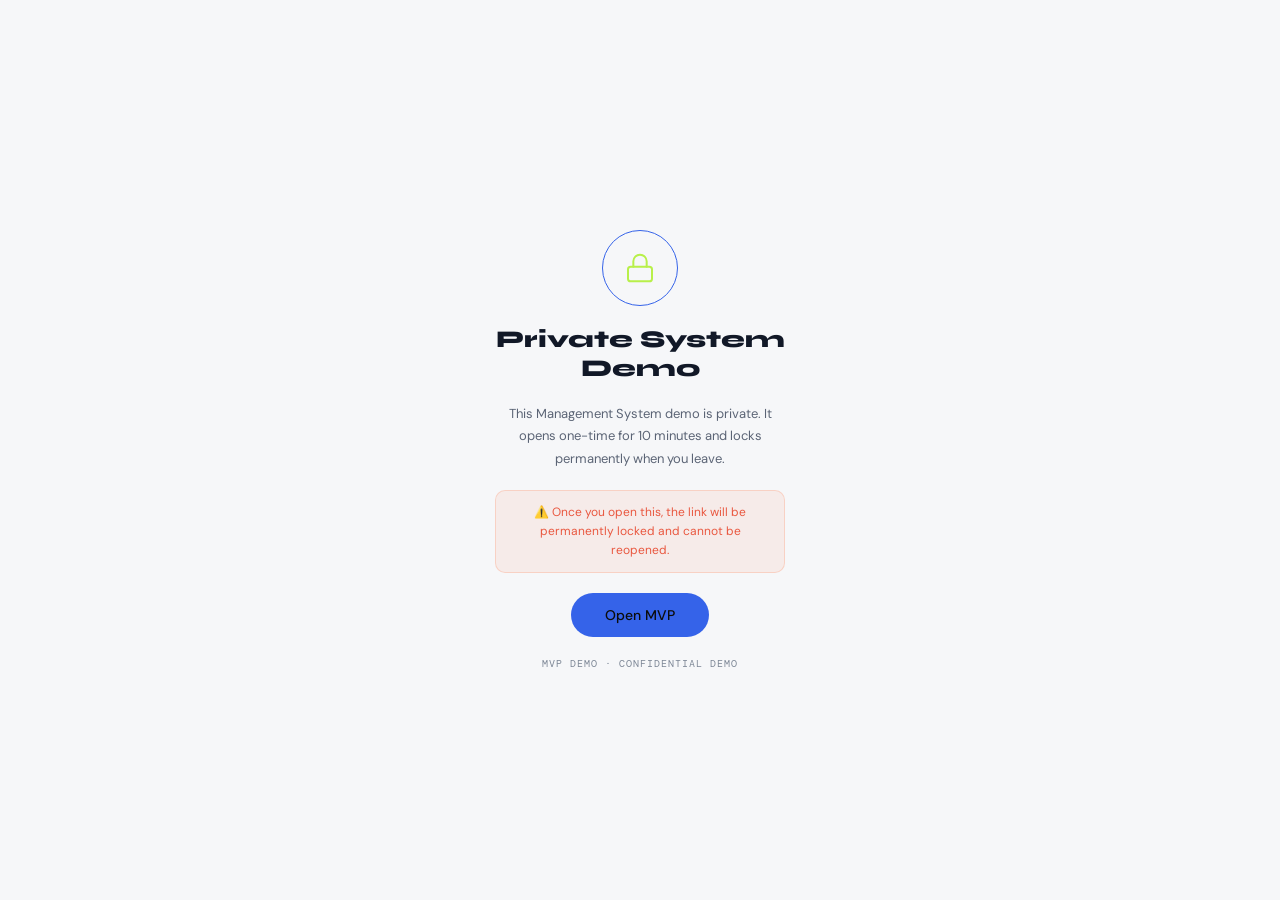
<file: mvp-school-management.html>
<!DOCTYPE html>
<html lang="en">
<head>
<meta charset="UTF-8">
<meta name="viewport" content="width=device-width, initial-scale=1.0, maximum-scale=1.0">
  <link rel="canonical" href="https://saratechsystems.com/mvp-school-management.html" />

<title>Workshop Pro</title>
<link href="https://fonts.googleapis.com/css2?family=Syne:wght@600;700;800&family=DM+Sans:wght@300;400;500&family=DM+Mono:wght@400;500&display=swap" rel="stylesheet">
<style>
:root {
  --bg: #0C0C0A;
  --s1: #131311;
  --s2: #1A1A17;
  --s3: #222220;
  --border: rgba(255,255,255,0.07);
  --border2: rgba(255,255,255,0.12);
  --accent: #B8F04A;
  --accent2: #FF6B35;
  --accent3: #7C6FFF;
  --text: #F0EDE8;
  --muted: #888880;
  --muted2: #444440;
  --green: #B8F04A;
  --red: #FF6B35;
  --blue: #7C6FFF;
  --yellow: #FFD166;
}
*{box-sizing:border-box;margin:0;padding:0;}
body{background:var(--bg);color:var(--text);font-family:'DM Sans',sans-serif;font-size:14px;height:100vh;display:flex;overflow:hidden;}

/* ONE-TIME VIEW GATE */
#otv-gate{position:fixed;inset:0;background:var(--bg);z-index:9999;display:flex;align-items:center;justify-content:center;flex-direction:column;gap:20px;padding:32px;text-align:center;}
#otv-expired{position:fixed;inset:0;background:var(--bg);z-index:9999;display:none;align-items:center;justify-content:center;flex-direction:column;gap:20px;padding:32px;text-align:center;}
.otv-ring{width:76px;height:76px;border-radius:50%;border:1.5px solid var(--accent);display:flex;align-items:center;justify-content:center;animation:otv-pulse 2s ease-in-out infinite;}
.otv-ring.red{border-color:var(--accent2);animation:none;}
@keyframes otv-pulse{0%,100%{box-shadow:0 0 0 0 rgba(184,240,74,0.3);}50%{box-shadow:0 0 0 14px rgba(184,240,74,0);}}
.otv-ring svg{width:32px;height:32px;}
.otv-h{font-family:'Syne',sans-serif;font-size:24px;font-weight:800;max-width:300px;line-height:1.2;}
.otv-p{color:var(--muted);font-size:13px;max-width:280px;line-height:1.7;}
.otv-warn{background:rgba(255,107,53,0.08);border:1px solid rgba(255,107,53,0.2);border-radius:10px;padding:12px 18px;font-size:12px;color:var(--accent2);max-width:290px;line-height:1.6;}
.otv-btn{background:var(--accent);color:#0C0C0A;border:none;border-radius:100px;padding:13px 34px;font-size:14px;font-weight:500;font-family:'DM Sans',sans-serif;cursor:pointer;transition:transform 0.15s,opacity 0.15s;}
.otv-btn:hover{transform:scale(1.03);}
.otv-btn:active{transform:scale(0.97);}
.otv-bar{width:260px;height:3px;background:rgba(255,255,255,0.07);border-radius:2px;overflow:hidden;display:none;}
.otv-fill{height:100%;width:100%;background:var(--accent);border-radius:2px;transition:width 1.6s linear;}
.otv-meta{font-family:'DM Mono',monospace;font-size:10px;color:var(--muted2);letter-spacing:1px;}
.otv-timer{font-family:'DM Mono',monospace;font-size:12px;color:var(--accent2);margin-top:-8px;}
#app-wrap{display:none;width:100%;height:100%;}

/* SIDEBAR */
.sidebar{width:220px;min-width:220px;background:var(--s1);border-right:1px solid var(--border);display:flex;flex-direction:column;height:100vh;overflow-y:auto;}
.logo{padding:20px 18px 16px;border-bottom:1px solid var(--border);}
.logo-text{font-family:'Syne',sans-serif;font-size:18px;font-weight:800;color:var(--accent);letter-spacing:-0.5px;}
.logo-sub{font-size:10px;font-family:'DM Mono',monospace;color:var(--muted2);letter-spacing:1px;margin-top:2px;}
.nav-section{padding:14px 12px 6px;}
.nav-label{font-family:'DM Mono',monospace;font-size:9px;letter-spacing:2px;color:var(--muted2);padding:0 6px;margin-bottom:6px;}
.nav-item{display:flex;align-items:center;gap:10px;padding:9px 10px;border-radius:8px;cursor:pointer;font-size:13px;color:var(--muted);transition:all 0.15s;margin-bottom:2px;border:1px solid transparent;}
.nav-item:hover{background:var(--s2);color:var(--text);}
.nav-item.active{background:rgba(184,240,74,0.08);color:var(--accent);border-color:rgba(184,240,74,0.15);}
.nav-icon{width:16px;height:16px;flex-shrink:0;opacity:0.7;}
.nav-item.active .nav-icon{opacity:1;}
.sidebar-footer{margin-top:auto;padding:14px 12px;border-top:1px solid var(--border);}
.user-pill{display:flex;align-items:center;gap:10px;padding:10px;background:var(--s2);border-radius:10px;border:1px solid var(--border);}
.avatar{width:30px;height:30px;border-radius:8px;background:rgba(184,240,74,0.15);border:1px solid rgba(184,240,74,0.25);display:flex;align-items:center;justify-content:center;font-size:12px;font-weight:500;color:var(--accent);}
.user-name{font-size:12px;font-weight:500;}
.user-role{font-size:10px;color:var(--muted);font-family:'DM Mono',monospace;}

/* MAIN */
.main{flex:1;display:flex;flex-direction:column;overflow:hidden;}
.topbar{background:var(--s1);border-bottom:1px solid var(--border);padding:12px 24px;display:flex;align-items:center;justify-content:space-between;flex-shrink:0;}
.topbar-title{font-family:'Syne',sans-serif;font-size:16px;font-weight:700;}
.topbar-right{display:flex;align-items:center;gap:10px;}
.btn{display:inline-flex;align-items:center;gap:7px;padding:8px 16px;border-radius:8px;border:none;cursor:pointer;font-size:13px;font-family:'DM Sans',sans-serif;font-weight:500;transition:all 0.15s;}
.btn-primary{background:var(--accent);color:#0C0C0A;}
.btn-primary:hover{opacity:0.9;}
.btn-ghost{background:var(--s2);color:var(--muted);border:1px solid var(--border);}
.btn-ghost:hover{color:var(--text);border-color:var(--border2);}
.btn-danger{background:rgba(255,107,53,0.1);color:var(--red);border:1px solid rgba(255,107,53,0.2);}
.btn-sm{padding:5px 10px;font-size:11px;}
.page{flex:1;overflow-y:auto;padding:24px;}
.page-section{display:none;}
.page-section.active{display:block;}

/* CARDS */
.card{background:var(--s1);border:1px solid var(--border);border-radius:12px;padding:20px;margin-bottom:16px;}
.card-title{font-family:'Syne',sans-serif;font-size:14px;font-weight:700;margin-bottom:14px;display:flex;align-items:center;gap:8px;}

/* STAT CARDS */
.stats-grid{display:grid;grid-template-columns:repeat(4,1fr);gap:12px;margin-bottom:20px;}
.stat-card{background:var(--s1);border:1px solid var(--border);border-radius:12px;padding:18px;}
.stat-value{font-family:'DM Mono',monospace;font-size:22px;font-weight:500;margin-bottom:4px;}
.stat-label{font-size:11px;color:var(--muted);}
.stat-change{font-size:11px;font-family:'DM Mono',monospace;margin-top:6px;}
.up{color:var(--green);}
.down{color:var(--red);}

/* TABLE */
.table-wrap{background:var(--s1);border:1px solid var(--border);border-radius:12px;overflow:hidden;margin-bottom:16px;}
table{width:100%;border-collapse:collapse;}
thead th{text-align:left;padding:10px 16px;font-family:'DM Mono',monospace;font-size:10px;letter-spacing:1px;color:var(--muted2);border-bottom:1px solid var(--border);font-weight:400;background:var(--s2);}
tbody td{padding:11px 16px;border-bottom:1px solid var(--border);font-size:13px;vertical-align:middle;}
tbody tr:last-child td{border-bottom:none;}
tbody tr:hover td{background:rgba(255,255,255,0.015);}
.badge{display:inline-flex;align-items:center;padding:3px 8px;border-radius:100px;font-size:10px;font-family:'DM Mono',monospace;font-weight:500;}
.badge-green{background:rgba(184,240,74,0.1);color:var(--green);border:1px solid rgba(184,240,74,0.2);}
.badge-orange{background:rgba(255,107,53,0.1);color:var(--red);border:1px solid rgba(255,107,53,0.2);}
.badge-blue{background:rgba(124,111,255,0.1);color:var(--blue);border:1px solid rgba(124,111,255,0.2);}
.badge-yellow{background:rgba(255,209,102,0.1);color:var(--yellow);border:1px solid rgba(255,209,102,0.2);}

/* FORM */
.form-grid{display:grid;grid-template-columns:1fr 1fr;gap:14px;margin-bottom:16px;}
.form-grid-3{display:grid;grid-template-columns:1fr 1fr 1fr;gap:14px;margin-bottom:16px;}
.field{display:flex;flex-direction:column;gap:6px;}
.field label{font-size:11px;color:var(--muted);font-family:'DM Mono',monospace;letter-spacing:0.5px;}
.field input,.field select,.field textarea{background:var(--s2);border:1px solid var(--border);border-radius:8px;padding:9px 12px;color:var(--text);font-family:'DM Sans',sans-serif;font-size:13px;outline:none;transition:border-color 0.15s;}
.field input:focus,.field select:focus,.field textarea:focus{border-color:rgba(184,240,74,0.3);}
.field select option{background:var(--s2);}
.field textarea{resize:vertical;min-height:70px;}

/* MODAL */
.modal-overlay{display:none;position:fixed;inset:0;background:rgba(0,0,0,0.7);z-index:100;align-items:center;justify-content:center;padding:20px;}
.modal-overlay.open{display:flex;}
.modal{background:var(--s1);border:1px solid var(--border2);border-radius:16px;padding:24px;width:100%;max-width:560px;max-height:90vh;overflow-y:auto;}
.modal-title{font-family:'Syne',sans-serif;font-size:16px;font-weight:700;margin-bottom:20px;display:flex;justify-content:space-between;align-items:center;}
.modal-close{background:var(--s2);border:1px solid var(--border);border-radius:6px;padding:4px 8px;cursor:pointer;color:var(--muted);font-size:12px;}

/* GRID LAYOUTS */
.grid-2{display:grid;grid-template-columns:1fr 1fr;gap:14px;}
.grid-3{display:grid;grid-template-columns:1fr 1fr 1fr;gap:14px;}

/* PL ROW */
.pl-row{display:flex;justify-content:space-between;padding:10px 0;border-bottom:1px solid var(--border);font-size:13px;}
.pl-row:last-child{border-bottom:none;}
.pl-row.total{font-weight:500;font-size:14px;}
.pl-label{color:var(--muted);}
.pl-val{font-family:'DM Mono',monospace;}

/* TOAST */
.toast{position:fixed;bottom:24px;right:24px;background:var(--s2);border:1px solid var(--border2);border-radius:10px;padding:12px 18px;font-size:13px;z-index:999;transform:translateY(80px);opacity:0;transition:all 0.3s;max-width:280px;}
.toast.show{transform:translateY(0);opacity:1;}
.toast.success{border-color:rgba(184,240,74,0.3);color:var(--green);}
.toast.error{border-color:rgba(255,107,53,0.3);color:var(--red);}

/* ITEMS LINE (job card) */
.line-items{border:1px solid var(--border);border-radius:10px;overflow:hidden;margin-bottom:14px;}
.line-item-row{display:grid;grid-template-columns:2fr 1fr 1fr 80px 36px;gap:8px;padding:10px 12px;border-bottom:1px solid var(--border);align-items:center;}
.line-item-row:last-child{border-bottom:none;}
.line-item-header{background:var(--s2);font-family:'DM Mono',monospace;font-size:10px;color:var(--muted2);letter-spacing:1px;}
.remove-btn{background:none;border:none;color:var(--muted2);cursor:pointer;font-size:16px;line-height:1;padding:2px 6px;border-radius:4px;}
.remove-btn:hover{color:var(--red);background:rgba(255,107,53,0.1);}

/* VEHICLE CARDS */
.vehicle-grid{display:grid;grid-template-columns:1fr 1fr;gap:14px;margin-bottom:16px;}
.vehicle-card{background:var(--s1);border:1px solid var(--border);border-radius:12px;padding:18px;}
.vehicle-header{display:flex;align-items:center;gap:10px;margin-bottom:14px;}
.vehicle-icon{font-size:22px;}
.vehicle-name{font-family:'Syne',sans-serif;font-size:14px;font-weight:700;}
.vehicle-stat{display:flex;justify-content:space-between;font-size:12px;padding:6px 0;border-bottom:1px solid var(--border);}
.vehicle-stat:last-child{border-bottom:none;}
.vehicle-stat-label{color:var(--muted);}
.vehicle-stat-val{font-family:'DM Mono',monospace;}

/* STOCK BAR */
.stock-bar{height:4px;background:var(--s3);border-radius:2px;margin-top:6px;overflow:hidden;}
.stock-fill{height:100%;border-radius:2px;transition:width 0.3s;}

/* SEARCH BAR */
.search-bar{background:var(--s2);border:1px solid var(--border);border-radius:8px;padding:8px 14px;display:flex;align-items:center;gap:10px;margin-bottom:16px;}
.search-bar input{background:none;border:none;outline:none;color:var(--text);font-size:13px;flex:1;font-family:'DM Sans',sans-serif;}
.search-icon{color:var(--muted);font-size:14px;}

/* RESPONSIVE */
@media(max-width:768px){
  .sidebar{width:60px;min-width:60px;}
  .logo-text,.logo-sub,.nav-label,.nav-item span,.user-name,.user-role{display:none;}
  .nav-item{justify-content:center;padding:10px;}
  .stats-grid{grid-template-columns:1fr 1fr;}
  .form-grid,.form-grid-3{grid-template-columns:1fr;}
  .grid-2,.grid-3,.vehicle-grid{grid-template-columns:1fr;}
}
</style>
</head>
<body>

<!-- ONE-TIME VIEW GATE -->
<div id="otv-gate">
  <div class="otv-ring">
    <svg viewBox="0 0 24 24" fill="none" stroke="#B8F04A" stroke-width="1.5" stroke-linecap="round" stroke-linejoin="round">
      <rect x="3" y="11" width="18" height="11" rx="2"/><path d="M7 11V7a5 5 0 0 1 10 0v4"/>
    </svg>
  </div>
  <div class="otv-h">Private System Demo</div>
  <p class="otv-p">This Workshop Pro demo has been shared with you privately. It can only be opened once — take screenshots if needed.</p>
  <div class="otv-warn">⚠️ Once you open this, the link will be permanently locked and cannot be reopened.</div>
  <div class="otv-bar" id="otv-bar"><div class="otv-fill" id="otv-fill"></div></div>
  <button class="otv-btn" id="otv-open-btn" onclick="otvOpen()">Open Workshop Pro</button>
  <div class="otv-meta">WORKSHOP PRO · CONFIDENTIAL DEMO</div>
</div>

<!-- EXPIRED SCREEN -->
<div id="otv-expired">
  <div class="otv-ring red">
    <svg viewBox="0 0 24 24" fill="none" stroke="#FF6B35" stroke-width="1.5" stroke-linecap="round" stroke-linejoin="round">
      <circle cx="12" cy="12" r="10"/><line x1="15" y1="9" x2="9" y2="15"/><line x1="9" y1="9" x2="15" y2="15"/>
    </svg>
  </div>
  <div class="otv-h" style="color:var(--accent2)">Demo Expired</div>
  <p class="otv-p">This demo link has already been viewed and is no longer available. Contact the sender for a new link.</p>
  <div class="otv-meta">WORKSHOP PRO · ONE-TIME VIEW</div>
</div>

<!-- APP WRAPPER -->
<div id="app-wrap">

<!-- SIDEBAR -->
<nav class="sidebar">
  <div class="logo">
    <div class="logo-text">Workshop Pro</div>
    <div class="logo-sub">MANAGEMENT SYSTEM</div>
  </div>

  <div class="nav-section">
    <div class="nav-label">Operations</div>
    <div class="nav-item active" onclick="goto('dashboard')">
      <svg class="nav-icon" viewBox="0 0 24 24" fill="none" stroke="currentColor" stroke-width="1.5"><rect x="3" y="3" width="7" height="7" rx="1"/><rect x="14" y="3" width="7" height="7" rx="1"/><rect x="3" y="14" width="7" height="7" rx="1"/><rect x="14" y="14" width="7" height="7" rx="1"/></svg>
      <span>Dashboard</span>
    </div>
    <div class="nav-item" onclick="goto('service-mgmt')">
      <svg class="nav-icon" viewBox="0 0 24 24" fill="none" stroke="currentColor" stroke-width="1.5"><path d="M14 2H6a2 2 0 0 0-2 2v16a2 2 0 0 0 2 2h12a2 2 0 0 0 2-2V8z"/><polyline points="14 2 14 8 20 8"/></svg>
      <span>Service Mgmt</span>
    </div>
    <div class="nav-item" onclick="goto('pending-jobs')">
      <svg class="nav-icon" viewBox="0 0 24 24" fill="none" stroke="currentColor" stroke-width="1.5"><circle cx="12" cy="12" r="10"/><polyline points="12 6 12 12 16 14"/></svg>
      <span>Pending Jobs</span>
    </div>
    <div class="nav-item" onclick="goto('cashiering')">
      <svg class="nav-icon" viewBox="0 0 24 24" fill="none" stroke="currentColor" stroke-width="1.5"><line x1="12" y1="1" x2="12" y2="23"/><path d="M17 5H9.5a3.5 3.5 0 0 0 0 7h5a3.5 3.5 0 0 1 0 7H6"/></svg>
      <span>Cashiering</span>
    </div>
    <div class="nav-item" onclick="goto('direct-sales')">
      <svg class="nav-icon" viewBox="0 0 24 24" fill="none" stroke="currentColor" stroke-width="1.5"><path d="M6 2L3 6v14a2 2 0 0 0 2 2h14a2 2 0 0 0 2-2V6l-3-4z"/><line x1="3" y1="6" x2="21" y2="6"/></svg>
      <span>Direct Sales</span>
    </div>
    <div class="nav-item" onclick="goto('quotations')">
      <svg class="nav-icon" viewBox="0 0 24 24" fill="none" stroke="currentColor" stroke-width="1.5"><path d="M21 15a2 2 0 0 1-2 2H7l-4 4V5a2 2 0 0 1 2-2h14a2 2 0 0 1 2 2z"/></svg>
      <span>Quotations</span>
    </div>
  </div>

  <div class="nav-section">
    <div class="nav-label">Management</div>
    <div class="nav-item" onclick="goto('stock')">
      <svg class="nav-icon" viewBox="0 0 24 24" fill="none" stroke="currentColor" stroke-width="1.5"><path d="M21 16V8a2 2 0 0 0-1-1.73l-7-4a2 2 0 0 0-2 0l-7 4A2 2 0 0 0 3 8v8a2 2 0 0 0 1 1.73l7 4a2 2 0 0 0 2 0l7-4A2 2 0 0 0 21 16z"/></svg>
      <span>Stock Control</span>
    </div>
    <div class="nav-item" onclick="goto('imports')">
      <svg class="nav-icon" viewBox="0 0 24 24" fill="none" stroke="currentColor" stroke-width="1.5"><path d="M21 10c0 7-9 13-9 13s-9-6-9-13a9 9 0 0 1 18 0z"/><circle cx="12" cy="10" r="3"/></svg>
      <span>Oil Imports</span>
    </div>
    <div class="nav-item" onclick="goto('vehicles')">
      <svg class="nav-icon" viewBox="0 0 24 24" fill="none" stroke="currentColor" stroke-width="1.5"><rect x="1" y="3" width="15" height="13" rx="2"/><path d="M16 8h4l3 5v3h-7V8z"/><circle cx="5.5" cy="18.5" r="2.5"/><circle cx="18.5" cy="18.5" r="2.5"/></svg>
      <span>Vehicles</span>
    </div>
    <div class="nav-item" onclick="goto('customers')">
      <svg class="nav-icon" viewBox="0 0 24 24" fill="none" stroke="currentColor" stroke-width="1.5"><path d="M17 21v-2a4 4 0 0 0-4-4H5a4 4 0 0 0-4 4v2"/><circle cx="9" cy="7" r="4"/><path d="M23 21v-2a4 4 0 0 0-3-3.87"/><path d="M16 3.13a4 4 0 0 1 0 7.75"/></svg>
      <span>Customers</span>
    </div>
    <div class="nav-item" onclick="goto('accounts')">
      <svg class="nav-icon" viewBox="0 0 24 24" fill="none" stroke="currentColor" stroke-width="1.5"><path d="M20 21v-2a4 4 0 0 0-4-4H8a4 4 0 0 0-4 4v2"/><circle cx="12" cy="7" r="4"/></svg>
      <span>Accounts</span>
    </div>
  </div>

  <div class="nav-section">
    <div class="nav-label">Finance</div>
    <div class="nav-item" onclick="goto('pl')">
      <svg class="nav-icon" viewBox="0 0 24 24" fill="none" stroke="currentColor" stroke-width="1.5"><line x1="18" y1="20" x2="18" y2="10"/><line x1="12" y1="20" x2="12" y2="4"/><line x1="6" y1="20" x2="6" y2="14"/></svg>
      <span>Profit & Loss</span>
    </div>
    <div class="nav-item" onclick="goto('reports')">
      <svg class="nav-icon" viewBox="0 0 24 24" fill="none" stroke="currentColor" stroke-width="1.5"><path d="M14 2H6a2 2 0 0 0-2 2v16a2 2 0 0 0 2 2h12a2 2 0 0 0 2-2V8z"/><polyline points="14 2 14 8 20 8"/><line x1="16" y1="13" x2="8" y2="13"/><line x1="16" y1="17" x2="8" y2="17"/></svg>
      <span>Reports</span>
    </div>
    <div class="nav-item" onclick="goto('search')">
      <svg class="nav-icon" viewBox="0 0 24 24" fill="none" stroke="currentColor" stroke-width="1.5"><circle cx="11" cy="11" r="8"/><line x1="21" y1="21" x2="16.65" y2="16.65"/></svg>
      <span>Search</span>
    </div>
    <div class="nav-item" onclick="goto('settings')">
      <svg class="nav-icon" viewBox="0 0 24 24" fill="none" stroke="currentColor" stroke-width="1.5"><circle cx="12" cy="12" r="3"/><path d="M19.4 15a1.65 1.65 0 0 0 .33 1.82l.06.06a2 2 0 0 1-2.83 2.83l-.06-.06a1.65 1.65 0 0 0-1.82-.33 1.65 1.65 0 0 0-1 1.51V21a2 2 0 0 1-4 0v-.09A1.65 1.65 0 0 0 9 19.4a1.65 1.65 0 0 0-1.82.33l-.06.06a2 2 0 0 1-2.83-2.83l.06-.06A1.65 1.65 0 0 0 4.68 15a1.65 1.65 0 0 0-1.51-1H3a2 2 0 0 1 0-4h.09A1.65 1.65 0 0 0 4.6 9a1.65 1.65 0 0 0-.33-1.82l-.06-.06a2 2 0 0 1 2.83-2.83l.06.06A1.65 1.65 0 0 0 9 4.68a1.65 1.65 0 0 0 1-1.51V3a2 2 0 0 1 4 0v.09a1.65 1.65 0 0 0 1 1.51 1.65 1.65 0 0 0 1.82-.33l.06-.06a2 2 0 0 1 2.83 2.83l-.06.06A1.65 1.65 0 0 0 19.4 9a1.65 1.65 0 0 0 1.51 1H21a2 2 0 0 1 0 4h-.09a1.65 1.65 0 0 0-1.51 1z"/></svg>
      <span>Settings</span>
    </div>
  </div>

  <div class="sidebar-footer">
    <div class="user-pill">
      <div class="avatar">JM</div>
      <div>
        <div class="user-name">Juma Motors</div>
        <div class="user-role">OWNER</div>
      </div>
    </div>
  </div>
</nav>

<!-- MAIN CONTENT -->
<div class="main">
  <div class="topbar">
    <div class="topbar-title" id="page-title">Dashboard</div>
    <div class="topbar-right">
      <button class="btn btn-ghost btn-sm" onclick="sendWhatsApp()">📱 Send Report</button>
      <button class="btn btn-primary btn-sm" onclick="goto('service-mgmt');openModal('job-modal')">+ New Job Card</button>
    </div>
  </div>

  <div class="page">

    <!-- ═══════════════════════════════════ DASHBOARD ═══ -->
    <div class="page-section active" id="sec-dashboard">
      <div class="stats-grid">
        <div class="stat-card">
          <div class="stat-value up">KSh 48,200</div>
          <div class="stat-label">Today's Revenue</div>
          <div class="stat-change up">↑ 12% vs yesterday</div>
        </div>
        <div class="stat-card">
          <div class="stat-value" style="color:var(--blue)">14</div>
          <div class="stat-label">Jobs Today</div>
          <div class="stat-change up">↑ 3 more than avg</div>
        </div>
        <div class="stat-card">
          <div class="stat-value" style="color:var(--yellow)">320 L</div>
          <div class="stat-label">Oil Stock Left</div>
          <div class="stat-change down">⚠ Reorder soon</div>
        </div>
        <div class="stat-card">
          <div class="stat-value up">KSh 115K</div>
          <div class="stat-label">Month Net Profit</div>
          <div class="stat-change up">↑ Profitable</div>
        </div>
      </div>

      <div class="grid-2">
        <div class="card">
          <div class="card-title">Today's Jobs</div>
          <table>
            <thead><tr><th>PLATE</th><th>SERVICE</th><th>STAFF</th><th>STATUS</th><th>AMT</th></tr></thead>
            <tbody id="dashboard-jobs">
              <tr><td>KDH 234A</td><td>Oil Change 5W-30</td><td>Ali</td><td><span class="badge badge-green">Done</span></td><td style="font-family:'DM Mono',monospace">3,500</td></tr>
              <tr><td>KBC 001K</td><td>Wheel Alignment</td><td>John</td><td><span class="badge badge-orange">Pending</span></td><td style="font-family:'DM Mono',monospace">2,000</td></tr>
              <tr><td>KBZ 554J</td><td>Oil Change 10W-40</td><td>Ali</td><td><span class="badge badge-green">Done</span></td><td style="font-family:'DM Mono',monospace">4,200</td></tr>
              <tr><td>KCG 112B</td><td>Wheel Balancing</td><td>John</td><td><span class="badge badge-blue">Cashier</span></td><td style="font-family:'DM Mono',monospace">1,500</td></tr>
              <tr><td>KDA 789M</td><td>Oil Change + Filter</td><td>Ali</td><td><span class="badge badge-green">Done</span></td><td style="font-family:'DM Mono',monospace">5,800</td></tr>
            </tbody>
          </table>
        </div>
        <div>
          <div class="card">
            <div class="card-title">Revenue Breakdown</div>
            <div class="pl-row"><span class="pl-label">Oil Sales</span><span class="pl-val up">KSh 28,400</span></div>
            <div class="pl-row"><span class="pl-label">Workshop Services</span><span class="pl-val up">KSh 12,800</span></div>
            <div class="pl-row"><span class="pl-label">Direct Sales</span><span class="pl-val up">KSh 7,000</span></div>
            <div class="pl-row total"><span>Total</span><span class="pl-val up">KSh 48,200</span></div>
          </div>
          <div class="card">
            <div class="card-title">⚠ Low Stock Alerts</div>
            <div class="pl-row"><span class="pl-label">Castrol 10W-40</span><span class="pl-val down">18 L left</span></div>
            <div class="pl-row"><span class="pl-label">Shell 5W-30</span><span class="pl-val down">24 L left</span></div>
            <div class="pl-row"><span class="pl-label">Total Quartz 20W-50</span><span class="pl-val" style="color:var(--yellow)">45 L left</span></div>
          </div>
        </div>
      </div>
    </div>

    <!-- ═══════════════════════════════════ SERVICE MANAGEMENT ═══ -->
    <div class="page-section" id="sec-service-mgmt">
      <div style="display:flex;justify-content:space-between;align-items:center;margin-bottom:16px">
        <div style="font-size:13px;color:var(--muted)">Create and manage job cards for all workshop services</div>
        <button class="btn btn-primary" onclick="openModal('job-modal')">+ New Job Card</button>
      </div>
      <div class="table-wrap">
        <table>
          <thead><tr><th>JOB #</th><th>DATE</th><th>CAR PLATE</th><th>CUSTOMER</th><th>SERVICES</th><th>AMOUNT</th><th>PAYMENT</th><th>STATUS</th><th>ACTION</th></tr></thead>
          <tbody>
            <tr><td style="font-family:'DM Mono',monospace;color:var(--accent)">#JC-0041</td><td>03 May 2026</td><td>KDH 234A</td><td>Hassan Osman</td><td>Oil Change 5W-30</td><td style="font-family:'DM Mono',monospace">3,500</td><td>M-Pesa</td><td><span class="badge badge-green">Cleared</span></td><td><button class="btn btn-ghost btn-sm" onclick="showReceipt()">🖨 Receipt</button></td></tr>
            <tr><td style="font-family:'DM Mono',monospace;color:var(--accent)">#JC-0040</td><td>03 May 2026</td><td>KBC 001K</td><td>Amina Wanjiru</td><td>Wheel Alignment</td><td style="font-family:'DM Mono',monospace">2,000</td><td>Cash</td><td><span class="badge badge-orange">Pending</span></td><td><button class="btn btn-ghost btn-sm" onclick="openModal('job-modal')">✏ Edit</button></td></tr>
            <tr><td style="font-family:'DM Mono',monospace;color:var(--accent)">#JC-0039</td><td>02 May 2026</td><td>KBZ 554J</td><td>Peter Kamau</td><td>Oil 10W-40 + Filter</td><td style="font-family:'DM Mono',monospace">5,800</td><td>Cash</td><td><span class="badge badge-green">Cleared</span></td><td><button class="btn btn-ghost btn-sm" onclick="showReceipt()">🖨 Receipt</button></td></tr>
            <tr><td style="font-family:'DM Mono',monospace;color:var(--accent)">#JC-0038</td><td>02 May 2026</td><td>KCG 112B</td><td>James Otieno</td><td>Wheel Balancing x4</td><td style="font-family:'DM Mono',monospace">1,500</td><td>M-Pesa</td><td><span class="badge badge-blue">At Cashier</span></td><td><button class="btn btn-ghost btn-sm" onclick="goto('cashiering')">💳 Collect</button></td></tr>
            <tr><td style="font-family:'DM Mono',monospace;color:var(--accent)">#JC-0037</td><td>01 May 2026</td><td>KDA 789M</td><td>Grace Njoki</td><td>Oil Change + Alignment</td><td style="font-family:'DM Mono',monospace">7,200</td><td>Cash</td><td><span class="badge badge-green">Cleared</span></td><td><button class="btn btn-danger btn-sm" onclick="revertJob()">↩ Revert</button></td></tr>
          </tbody>
        </table>
      </div>
    </div>

    <!-- ═══════════════════════════════════ PENDING JOBS ═══ -->
    <div class="page-section" id="sec-pending-jobs">
      <div style="margin-bottom:16px;font-size:13px;color:var(--muted)">Jobs in progress — update status or add services</div>
      <div class="table-wrap">
        <table>
          <thead><tr><th>JOB #</th><th>PLATE</th><th>CUSTOMER</th><th>SERVICE</th><th>STARTED</th><th>STAFF</th><th>NOTES</th><th>ACTION</th></tr></thead>
          <tbody>
            <tr><td style="font-family:'DM Mono',monospace;color:var(--accent)">#JC-0040</td><td>KBC 001K</td><td>Amina Wanjiru</td><td>Wheel Alignment</td><td>09:30 AM</td><td>John</td><td>Front wheels only</td><td><button class="btn btn-primary btn-sm" onclick="completeJob()">✓ Complete</button></td></tr>
            <tr><td style="font-family:'DM Mono',monospace;color:var(--accent)">#JC-0042</td><td>KAD 556P</td><td>David Mwangi</td><td>Oil 5W-30 + Flush</td><td>10:15 AM</td><td>Ali</td><td>Check brake fluid too</td><td><button class="btn btn-primary btn-sm" onclick="completeJob()">✓ Complete</button></td></tr>
            <tr><td style="font-family:'DM Mono',monospace;color:var(--accent)">#JC-0043</td><td>KCC 889Q</td><td>Sarah Achieng</td><td>Balancing x4</td><td>11:00 AM</td><td>John</td><td>—</td><td><button class="btn btn-primary btn-sm" onclick="completeJob()">✓ Complete</button></td></tr>
          </tbody>
        </table>
      </div>
    </div>

    <!-- ═══════════════════════════════════ CASHIERING ═══ -->
    <div class="page-section" id="sec-cashiering">
      <div style="margin-bottom:16px;font-size:13px;color:var(--muted)">Collect payment for completed jobs</div>
      <div class="table-wrap">
        <table>
          <thead><tr><th>JOB #</th><th>PLATE</th><th>CUSTOMER</th><th>SERVICES</th><th>AMOUNT</th><th>PAYMENT</th><th>ACTION</th></tr></thead>
          <tbody>
            <tr>
              <td style="font-family:'DM Mono',monospace;color:var(--accent)">#JC-0038</td><td>KCG 112B</td><td>James Otieno</td><td>Wheel Balancing x4</td>
              <td style="font-family:'DM Mono',monospace">KSh 1,500</td>
              <td>
                <select style="background:var(--s2);border:1px solid var(--border);color:var(--text);border-radius:6px;padding:4px 8px;font-size:12px;">
                  <option>Cash</option><option>M-Pesa</option><option>Credit</option>
                </select>
              </td>
              <td><button class="btn btn-primary btn-sm" onclick="collectPayment()">💳 Collect & Print</button></td>
            </tr>
          </tbody>
        </table>
      </div>
      <div class="card" style="max-width:400px">
        <div class="card-title">M-Pesa STK Push</div>
        <div class="field" style="margin-bottom:12px">
          <label>Customer Phone</label>
          <input type="tel" placeholder="0712 345 678" value="0712 345 678">
        </div>
        <div class="field" style="margin-bottom:12px">
          <label>Amount (KSh)</label>
          <input type="number" value="1500">
        </div>
        <button class="btn btn-primary" onclick="sendSTK()">Send M-Pesa Request 📲</button>
      </div>
    </div>

    <!-- ═══════════════════════════════════ DIRECT SALES ═══ -->
    <div class="page-section" id="sec-direct-sales">
      <div style="display:flex;justify-content:space-between;margin-bottom:16px">
        <div style="font-size:13px;color:var(--muted)">Sell oil or products without creating a full job card</div>
        <button class="btn btn-primary" onclick="openModal('sale-modal')">+ New Sale</button>
      </div>
      <div class="table-wrap">
        <table>
          <thead><tr><th>SALE #</th><th>DATE</th><th>ITEM</th><th>QTY</th><th>UNIT PRICE</th><th>TOTAL</th><th>CUSTOMER</th><th>PAYMENT</th></tr></thead>
          <tbody>
            <tr><td style="font-family:'DM Mono',monospace;color:var(--accent)">#DS-012</td><td>03 May</td><td>Castrol 10W-40 4L</td><td>2</td><td style="font-family:'DM Mono',monospace">2,800</td><td style="font-family:'DM Mono',monospace">5,600</td><td>Walk-in</td><td><span class="badge badge-green">M-Pesa</span></td></tr>
            <tr><td style="font-family:'DM Mono',monospace;color:var(--accent)">#DS-011</td><td>03 May</td><td>Shell Helix 5W-30 5L</td><td>1</td><td style="font-family:'DM Mono',monospace">3,200</td><td style="font-family:'DM Mono',monospace">3,200</td><td>David Mwangi</td><td><span class="badge badge-blue">Cash</span></td></tr>
            <tr><td style="font-family:'DM Mono',monospace;color:var(--accent)">#DS-010</td><td>02 May</td><td>Total Quartz 20W-50 4L</td><td>3</td><td style="font-family:'DM Mono',monospace">1,800</td><td style="font-family:'DM Mono',monospace">5,400</td><td>Grace Njoki</td><td><span class="badge badge-green">M-Pesa</span></td></tr>
          </tbody>
        </table>
      </div>
    </div>

    <!-- ═══════════════════════════════════ QUOTATIONS ═══ -->
    <div class="page-section" id="sec-quotations">
      <div style="display:flex;justify-content:space-between;margin-bottom:16px">
        <div style="font-size:13px;color:var(--muted)">Create price estimates before work begins</div>
        <button class="btn btn-primary" onclick="openModal('quote-modal')">+ New Quotation</button>
      </div>
      <div class="table-wrap">
        <table>
          <thead><tr><th>QUOTE #</th><th>DATE</th><th>CUSTOMER</th><th>PLATE</th><th>SERVICES</th><th>AMOUNT</th><th>STATUS</th><th>ACTION</th></tr></thead>
          <tbody>
            <tr><td style="font-family:'DM Mono',monospace;color:var(--accent)">#Q-008</td><td>03 May</td><td>Hassan Osman</td><td>KDH 234A</td><td>Full service package</td><td style="font-family:'DM Mono',monospace">12,500</td><td><span class="badge badge-yellow">Sent</span></td><td><button class="btn btn-primary btn-sm" onclick="convertQuote()">→ Convert to Job</button></td></tr>
            <tr><td style="font-family:'DM Mono',monospace;color:var(--accent)">#Q-007</td><td>02 May</td><td>Amina Wanjiru</td><td>KBC 001K</td><td>Alignment + Balancing</td><td style="font-family:'DM Mono',monospace">4,500</td><td><span class="badge badge-green">Accepted</span></td><td><button class="btn btn-primary btn-sm" onclick="convertQuote()">→ Convert to Job</button></td></tr>
            <tr><td style="font-family:'DM Mono',monospace;color:var(--accent)">#Q-006</td><td>01 May</td><td>James Otieno</td><td>KCG 112B</td><td>Oil change + filter</td><td style="font-family:'DM Mono',monospace">5,200</td><td><span class="badge badge-orange">Declined</span></td><td><button class="btn btn-ghost btn-sm">Archive</button></td></tr>
          </tbody>
        </table>
      </div>
    </div>

    <!-- ═══════════════════════════════════ STOCK CONTROL ═══ -->
    <div class="page-section" id="sec-stock">
      <div style="display:flex;justify-content:space-between;margin-bottom:16px">
        <div style="font-size:13px;color:var(--muted)">Live inventory — auto-deducted on each job</div>
        <div style="display:flex;gap:8px">
          <button class="btn btn-ghost" onclick="openModal('receive-modal')">+ Receive Stock</button>
          <button class="btn btn-primary" onclick="openModal('stock-modal')">+ Add Product</button>
        </div>
      </div>
      <div class="table-wrap">
        <table>
          <thead><tr><th>PRODUCT</th><th>CATEGORY</th><th>QTY ON HAND</th><th>REORDER LEVEL</th><th>COST/L</th><th>SELL/L</th><th>MARGIN</th><th>STATUS</th></tr></thead>
          <tbody>
            <tr>
              <td>Castrol 10W-40</td><td>Engine Oil</td>
              <td><div style="font-family:'DM Mono',monospace">18 L</div><div class="stock-bar"><div class="stock-fill" style="width:18%;background:var(--red)"></div></div></td>
              <td style="font-family:'DM Mono',monospace">30 L</td>
              <td style="font-family:'DM Mono',monospace">380</td><td style="font-family:'DM Mono',monospace">650</td>
              <td style="font-family:'DM Mono',monospace;color:var(--green)">+42%</td>
              <td><span class="badge badge-orange">Low Stock</span></td>
            </tr>
            <tr>
              <td>Shell Helix 5W-30</td><td>Engine Oil</td>
              <td><div style="font-family:'DM Mono',monospace">24 L</div><div class="stock-bar"><div class="stock-fill" style="width:24%;background:var(--red)"></div></div></td>
              <td style="font-family:'DM Mono',monospace">30 L</td>
              <td style="font-family:'DM Mono',monospace">420</td><td style="font-family:'DM Mono',monospace">700</td>
              <td style="font-family:'DM Mono',monospace;color:var(--green)">+40%</td>
              <td><span class="badge badge-orange">Low Stock</span></td>
            </tr>
            <tr>
              <td>Total Quartz 20W-50</td><td>Engine Oil</td>
              <td><div style="font-family:'DM Mono',monospace">120 L</div><div class="stock-bar"><div class="stock-fill" style="width:60%;background:var(--green)"></div></div></td>
              <td style="font-family:'DM Mono',monospace">40 L</td>
              <td style="font-family:'DM Mono',monospace">320</td><td style="font-family:'DM Mono',monospace">550</td>
              <td style="font-family:'DM Mono',monospace;color:var(--green)">+41%</td>
              <td><span class="badge badge-green">OK</span></td>
            </tr>
            <tr>
              <td>Mobil Super 10W-40</td><td>Engine Oil</td>
              <td><div style="font-family:'DM Mono',monospace">85 L</div><div class="stock-bar"><div class="stock-fill" style="width:70%;background:var(--green)"></div></div></td>
              <td style="font-family:'DM Mono',monospace">30 L</td>
              <td style="font-family:'DM Mono',monospace">360</td><td style="font-family:'DM Mono',monospace">620</td>
              <td style="font-family:'DM Mono',monospace;color:var(--green)">+42%</td>
              <td><span class="badge badge-green">OK</span></td>
            </tr>
            <tr>
              <td>Gear Oil 80W-90</td><td>Gear Oil</td>
              <td><div style="font-family:'DM Mono',monospace">40 L</div><div class="stock-bar"><div class="stock-fill" style="width:50%;background:var(--yellow)"></div></div></td>
              <td style="font-family:'DM Mono',monospace">20 L</td>
              <td style="font-family:'DM Mono',monospace">280</td><td style="font-family:'DM Mono',monospace">480</td>
              <td style="font-family:'DM Mono',monospace;color:var(--green)">+41%</td>
              <td><span class="badge badge-blue">Normal</span></td>
            </tr>
          </tbody>
        </table>
      </div>
    </div>

    <!-- ═══════════════════════════════════ OIL IMPORTS ═══ -->
    <div class="page-section" id="sec-imports">
      <div style="display:flex;justify-content:space-between;margin-bottom:16px">
        <div style="font-size:13px;color:var(--muted)">Track every import shipment with full landed cost</div>
        <button class="btn btn-primary" onclick="openModal('import-modal')">+ New Shipment</button>
      </div>
      <div class="table-wrap">
        <table>
          <thead><tr><th>SHIPMENT #</th><th>SUPPLIER</th><th>QTY</th><th>INVOICE USD</th><th>FREIGHT</th><th>DUTY+CLEARING</th><th>LANDED KSH/L</th><th>STATUS</th></tr></thead>
          <tbody>
            <tr>
              <td style="font-family:'DM Mono',monospace;color:var(--accent)">#IMP-007</td><td>Dubai Lubricants LLC</td>
              <td style="font-family:'DM Mono',monospace">500 L</td>
              <td style="font-family:'DM Mono',monospace">$820</td>
              <td style="font-family:'DM Mono',monospace">KSh 14,200</td>
              <td style="font-family:'DM Mono',monospace">KSh 38,400</td>
              <td style="font-family:'DM Mono',monospace;color:var(--accent)">KSh 372/L</td>
              <td><span class="badge badge-green">Received</span></td>
            </tr>
            <tr>
              <td style="font-family:'DM Mono',monospace;color:var(--accent)">#IMP-006</td><td>Gulf Oil Trading</td>
              <td style="font-family:'DM Mono',monospace">300 L</td>
              <td style="font-family:'DM Mono',monospace">$510</td>
              <td style="font-family:'DM Mono',monospace">KSh 9,800</td>
              <td style="font-family:'DM Mono',monospace">KSh 24,100</td>
              <td style="font-family:'DM Mono',monospace;color:var(--accent)">KSh 384/L</td>
              <td><span class="badge badge-yellow">In Transit</span></td>
            </tr>
            <tr>
              <td style="font-family:'DM Mono',monospace;color:var(--accent)">#IMP-005</td><td>Dubai Lubricants LLC</td>
              <td style="font-family:'DM Mono',monospace">800 L</td>
              <td style="font-family:'DM Mono',monospace">$1,280</td>
              <td style="font-family:'DM Mono',monospace">KSh 22,000</td>
              <td style="font-family:'DM Mono',monospace">KSh 58,000</td>
              <td style="font-family:'DM Mono',monospace;color:var(--accent)">KSh 368/L</td>
              <td><span class="badge badge-green">Received</span></td>
            </tr>
          </tbody>
        </table>
      </div>
      <div class="card" style="max-width:500px">
        <div class="card-title">Average Landed Cost (Last 3 Shipments)</div>
        <div class="pl-row"><span class="pl-label">Avg cost per litre</span><span class="pl-val" style="color:var(--yellow)">KSh 374/L</span></div>
        <div class="pl-row"><span class="pl-label">Avg sell price</span><span class="pl-val up">KSh 625/L</span></div>
        <div class="pl-row"><span class="pl-label">Avg gross margin</span><span class="pl-val up">+67%</span></div>
        <div class="pl-row"><span class="pl-label">Exchange rate used</span><span class="pl-val">USD 1 = KSh 130</span></div>
      </div>
    </div>

    <!-- ═══════════════════════════════════ VEHICLES ═══ -->
    <div class="page-section" id="sec-vehicles">
      <div style="margin-bottom:16px;font-size:13px;color:var(--muted)">Track expenses and profitability per vehicle</div>
      <div class="vehicle-grid">
        <div class="vehicle-card">
          <div class="vehicle-header">
            <div class="vehicle-icon">🚐</div>
            <div><div class="vehicle-name">Van — KBE 445T</div><div style="font-size:11px;color:var(--muted)">Delivery + Workshop runs</div></div>
          </div>
          <div class="vehicle-stat"><span class="vehicle-stat-label">Fuel this month</span><span class="vehicle-stat-val down">KSh 18,400</span></div>
          <div class="vehicle-stat"><span class="vehicle-stat-label">Driver salary</span><span class="vehicle-stat-val down">KSh 22,000</span></div>
          <div class="vehicle-stat"><span class="vehicle-stat-label">Insurance</span><span class="vehicle-stat-val down">KSh 4,200</span></div>
          <div class="vehicle-stat"><span class="vehicle-stat-label">Maintenance</span><span class="vehicle-stat-val down">KSh 3,600</span></div>
          <div class="vehicle-stat"><span class="vehicle-stat-label">Total cost</span><span class="vehicle-stat-val down">KSh 48,200</span></div>
          <div class="vehicle-stat"><span class="vehicle-stat-label">Revenue generated</span><span class="vehicle-stat-val up">KSh 112,000</span></div>
          <div class="vehicle-stat"><span class="vehicle-stat-label" style="font-weight:500;color:var(--text)">Net contribution</span><span class="vehicle-stat-val up" style="font-size:14px">KSh 63,800 ✓</span></div>
          <button class="btn btn-ghost btn-sm" style="margin-top:12px;width:100%" onclick="openModal('trip-modal')">+ Log Trip</button>
        </div>
        <div class="vehicle-card">
          <div class="vehicle-header">
            <div class="vehicle-icon">🚛</div>
            <div><div class="vehicle-name">Truck — KCF 112M</div><div style="font-size:11px;color:var(--muted)">Oil import deliveries</div></div>
          </div>
          <div class="vehicle-stat"><span class="vehicle-stat-label">Fuel this month</span><span class="vehicle-stat-val down">KSh 34,000</span></div>
          <div class="vehicle-stat"><span class="vehicle-stat-label">Driver salary</span><span class="vehicle-stat-val down">KSh 28,000</span></div>
          <div class="vehicle-stat"><span class="vehicle-stat-label">Insurance</span><span class="vehicle-stat-val down">KSh 7,800</span></div>
          <div class="vehicle-stat"><span class="vehicle-stat-label">Maintenance</span><span class="vehicle-stat-val down">KSh 12,400</span></div>
          <div class="vehicle-stat"><span class="vehicle-stat-label">Total cost</span><span class="vehicle-stat-val down">KSh 82,200</span></div>
          <div class="vehicle-stat"><span class="vehicle-stat-label">Revenue generated</span><span class="vehicle-stat-val up">KSh 74,000</span></div>
          <div class="vehicle-stat"><span class="vehicle-stat-label" style="font-weight:500;color:var(--text)">Net contribution</span><span class="vehicle-stat-val down" style="font-size:14px">− KSh 8,200 ⚠</span></div>
          <button class="btn btn-ghost btn-sm" style="margin-top:12px;width:100%" onclick="openModal('trip-modal')">+ Log Trip</button>
        </div>
      </div>
      <div class="card">
        <div class="card-title">Trip Log</div>
        <table>
          <thead><tr><th>DATE</th><th>VEHICLE</th><th>ROUTE</th><th>FUEL COST</th><th>OIL DELIVERED</th><th>REVENUE</th><th>PROFIT</th></tr></thead>
          <tbody>
            <tr><td>03 May</td><td>🚐 Van</td><td>Nairobi CBD → Industrial</td><td style="font-family:'DM Mono',monospace">1,200</td><td style="font-family:'DM Mono',monospace">80 L</td><td style="font-family:'DM Mono',monospace">52,000</td><td style="font-family:'DM Mono',monospace;color:var(--green)">+50,800</td></tr>
            <tr><td>02 May</td><td>🚛 Truck</td><td>Mombasa Port → Nairobi</td><td style="font-family:'DM Mono',monospace">8,400</td><td style="font-family:'DM Mono',monospace">500 L</td><td style="font-family:'DM Mono',monospace">18,600</td><td style="font-family:'DM Mono',monospace;color:var(--green)">+10,200</td></tr>
            <tr><td>01 May</td><td>🚐 Van</td><td>Westlands → Karen</td><td style="font-family:'DM Mono',monospace">800</td><td style="font-family:'DM Mono',monospace">40 L</td><td style="font-family:'DM Mono',monospace">26,000</td><td style="font-family:'DM Mono',monospace;color:var(--green)">+25,200</td></tr>
          </tbody>
        </table>
      </div>
    </div>

    <!-- ═══════════════════════════════════ CUSTOMERS ═══ -->
    <div class="page-section" id="sec-customers">
      <div style="display:flex;justify-content:space-between;margin-bottom:16px">
        <div style="font-size:13px;color:var(--muted)">Customer records with oil change reminders</div>
        <button class="btn btn-primary" onclick="openModal('customer-modal')">+ Add Customer</button>
      </div>
      <div class="search-bar"><span class="search-icon">🔍</span><input type="text" placeholder="Search by name, plate, or phone..."></div>
      <div class="table-wrap">
        <table>
          <thead><tr><th>NAME</th><th>PHONE</th><th>CAR PLATE</th><th>CAR MAKE</th><th>LAST SERVICE</th><th>NEXT REMINDER</th><th>TOTAL SPENT</th><th>ACTION</th></tr></thead>
          <tbody>
            <tr><td>Hassan Osman</td><td>0712 345 678</td><td>KDH 234A</td><td>Toyota Corolla</td><td>03 May 2026</td><td style="color:var(--yellow)">03 Aug 2026</td><td style="font-family:'DM Mono',monospace">KSh 42,800</td><td><button class="btn btn-ghost btn-sm">View Jobs</button></td></tr>
            <tr><td>Amina Wanjiru</td><td>0722 111 222</td><td>KBC 001K</td><td>Nissan Tiida</td><td>28 Apr 2026</td><td style="color:var(--green)">28 Jul 2026</td><td style="font-family:'DM Mono',monospace">KSh 18,500</td><td><button class="btn btn-ghost btn-sm">View Jobs</button></td></tr>
            <tr><td>Peter Kamau</td><td>0733 999 888</td><td>KBZ 554J</td><td>Subaru Forester</td><td>02 May 2026</td><td style="color:var(--yellow)">02 Aug 2026</td><td style="font-family:'DM Mono',monospace">KSh 31,200</td><td><button class="btn btn-ghost btn-sm">View Jobs</button></td></tr>
            <tr><td>Grace Njoki</td><td>0701 444 555</td><td>KDA 789M</td><td>Honda CRV</td><td>15 Feb 2026</td><td style="color:var(--red)">15 May 2026 ⚠</td><td style="font-family:'DM Mono',monospace">KSh 67,400</td><td><button class="btn btn-primary btn-sm" onclick="sendReminder()">📱 Send Reminder</button></td></tr>
          </tbody>
        </table>
      </div>
    </div>

    <!-- ═══════════════════════════════════ ACCOUNTS ═══ -->
    <div class="page-section" id="sec-accounts">
      <div style="display:flex;justify-content:space-between;margin-bottom:16px">
        <div style="font-size:13px;color:var(--muted)">Manage system users, roles and permissions</div>
        <button class="btn btn-primary" onclick="openModal('user-modal')">+ Add User</button>
      </div>
      <div class="table-wrap">
        <table>
          <thead><tr><th>NAME</th><th>ROLE</th><th>PHONE</th><th>ACCESS LEVEL</th><th>LAST LOGIN</th><th>STATUS</th><th>ACTION</th></tr></thead>
          <tbody>
            <tr><td>Juma Mohamed</td><td>Owner</td><td>0700 123 456</td><td>Full access</td><td>Today 08:12</td><td><span class="badge badge-green">Active</span></td><td><button class="btn btn-ghost btn-sm">Edit</button></td></tr>
            <tr><td>Ali Hassan</td><td>Technician</td><td>0711 222 333</td><td>Job cards, stock</td><td>Today 08:45</td><td><span class="badge badge-green">Active</span></td><td><button class="btn btn-ghost btn-sm">Edit</button></td></tr>
            <tr><td>John Kamau</td><td>Technician</td><td>0722 444 555</td><td>Job cards only</td><td>Today 09:00</td><td><span class="badge badge-green">Active</span></td><td><button class="btn btn-ghost btn-sm">Edit</button></td></tr>
            <tr><td>Mary Wanjiku</td><td>Cashier</td><td>0733 666 777</td><td>Cashiering, receipts</td><td>Today 08:30</td><td><span class="badge badge-green">Active</span></td><td><button class="btn btn-ghost btn-sm">Edit</button></td></tr>
          </tbody>
        </table>
      </div>
    </div>

    <!-- ═══════════════════════════════════ PROFIT & LOSS ═══ -->
    <div class="page-section" id="sec-pl">
      <div style="display:flex;align-items:center;gap:12px;margin-bottom:20px">
        <select style="background:var(--s2);border:1px solid var(--border);color:var(--text);border-radius:8px;padding:8px 12px;font-size:13px;">
          <option>May 2026</option><option>April 2026</option><option>March 2026</option>
        </select>
        <button class="btn btn-ghost">📊 Export PDF</button>
        <button class="btn btn-ghost btn-sm" onclick="sendWhatsApp()">📱 Send to WhatsApp</button>
      </div>
      <div class="grid-2">
        <div>
          <div class="card">
            <div class="card-title" style="color:var(--green)">Revenue</div>
            <div class="pl-row"><span class="pl-label">Oil sales (imported)</span><span class="pl-val up">KSh 420,000</span></div>
            <div class="pl-row"><span class="pl-label">Oil change services</span><span class="pl-val up">KSh 98,000</span></div>
            <div class="pl-row"><span class="pl-label">Wheel alignment</span><span class="pl-val up">KSh 48,000</span></div>
            <div class="pl-row"><span class="pl-label">Wheel balancing</span><span class="pl-val up">KSh 22,000</span></div>
            <div class="pl-row"><span class="pl-label">Direct sales</span><span class="pl-val up">KSh 12,000</span></div>
            <div class="pl-row total"><span>Total Revenue</span><span class="pl-val up">KSh 600,000</span></div>
          </div>
          <div class="card">
            <div class="card-title" style="color:var(--red)">Cost of Goods</div>
            <div class="pl-row"><span class="pl-label">Oil landed cost (duty, freight, clearing)</span><span class="pl-val down">− KSh 280,000</span></div>
            <div class="pl-row"><span class="pl-label">Workshop consumables</span><span class="pl-val down">− KSh 18,000</span></div>
            <div class="pl-row total"><span>Gross Profit</span><span class="pl-val up">KSh 302,000</span></div>
          </div>
        </div>
        <div>
          <div class="card">
            <div class="card-title" style="color:var(--red)">Operating Expenses</div>
            <div class="pl-row"><span class="pl-label">Van (fuel, driver, insurance, service)</span><span class="pl-val down">− KSh 48,200</span></div>
            <div class="pl-row"><span class="pl-label">Truck (fuel, driver, insurance, service)</span><span class="pl-val down">− KSh 82,200</span></div>
            <div class="pl-row"><span class="pl-label">Staff salaries</span><span class="pl-val down">− KSh 38,000</span></div>
            <div class="pl-row"><span class="pl-label">Rent & utilities</span><span class="pl-val down">− KSh 14,000</span></div>
            <div class="pl-row"><span class="pl-label">Phone, internet, misc</span><span class="pl-val down">− KSh 4,600</span></div>
            <div class="pl-row total"><span>Total Expenses</span><span class="pl-val down">− KSh 187,000</span></div>
          </div>
          <div class="card" style="border-color:rgba(184,240,74,0.2)">
            <div class="card-title">Net Result</div>
            <div class="pl-row"><span class="pl-label">Gross Profit</span><span class="pl-val up">KSh 302,000</span></div>
            <div class="pl-row"><span class="pl-label">Total Expenses</span><span class="pl-val down">− KSh 187,000</span></div>
            <div class="pl-row total" style="border-top:1px solid var(--border);padding-top:12px;margin-top:4px">
              <span style="color:var(--text)">NET PROFIT</span>
              <span class="pl-val" style="color:var(--green);font-size:20px;font-family:'DM Mono',monospace">KSh 115,000</span>
            </div>
            <div style="margin-top:12px;padding:10px;background:rgba(184,240,74,0.05);border-radius:8px;font-size:12px;color:var(--muted)">
              ✅ Profitable month. Truck is running at a loss — review delivery pricing.
            </div>
          </div>
        </div>
      </div>
    </div>

    <!-- ═══════════════════════════════════ REPORTS ═══ -->
    <div class="page-section" id="sec-reports">
      <div style="margin-bottom:20px;font-size:13px;color:var(--muted)">Generate and export business reports</div>
      <div class="grid-3" style="margin-bottom:20px">
        <div class="card" style="cursor:pointer;text-align:center" onclick="toast('Generating daily report...','success')">
          <div style="font-size:28px;margin-bottom:10px">📋</div>
          <div style="font-weight:500;margin-bottom:4px">Daily Report</div>
          <div style="font-size:12px;color:var(--muted)">Today's jobs, revenue, stock</div>
        </div>
        <div class="card" style="cursor:pointer;text-align:center" onclick="toast('Generating stock report...','success')">
          <div style="font-size:28px;margin-bottom:10px">📦</div>
          <div style="font-weight:500;margin-bottom:4px">Stock Report</div>
          <div style="font-size:12px;color:var(--muted)">Inventory movement & levels</div>
        </div>
        <div class="card" style="cursor:pointer;text-align:center" onclick="toast('Generating P&L report...','success')">
          <div style="font-size:28px;margin-bottom:10px">💰</div>
          <div style="font-weight:500;margin-bottom:4px">P&L Report</div>
          <div style="font-size:12px;color:var(--muted)">Monthly profit and loss</div>
        </div>
        <div class="card" style="cursor:pointer;text-align:center" onclick="toast('Generating vehicle report...','success')">
          <div style="font-size:28px;margin-bottom:10px">🚐</div>
          <div style="font-weight:500;margin-bottom:4px">Vehicle Report</div>
          <div style="font-size:12px;color:var(--muted)">Van & truck P&L per trip</div>
        </div>
        <div class="card" style="cursor:pointer;text-align:center" onclick="toast('Generating import report...','success')">
          <div style="font-size:28px;margin-bottom:10px">🛢</div>
          <div style="font-weight:500;margin-bottom:4px">Import Report</div>
          <div style="font-size:12px;color:var(--muted)">Landed cost & margins</div>
        </div>
        <div class="card" style="cursor:pointer;text-align:center" onclick="toast('Generating customer report...','success')">
          <div style="font-size:28px;margin-bottom:10px">👥</div>
          <div style="font-weight:500;margin-bottom:4px">Customer Report</div>
          <div style="font-size:12px;color:var(--muted)">Top customers & reminders due</div>
        </div>
      </div>
      <div class="card">
        <div class="card-title">Automated Daily WhatsApp Report Preview</div>
        <div style="background:var(--s2);border-radius:10px;padding:16px;font-family:'DM Mono',monospace;font-size:12px;line-height:1.9;color:var(--text)">
          🔧 *Workshop Pro Daily Report*<br>
          📅 Date: 03 May 2026<br>
          ─────────────────────<br>
          📋 Jobs completed: *14*<br>
          💰 Total revenue: *KSh 48,200*<br>
          🛢 Oil services: *KSh 28,400*<br>
          🔩 Alignment/Balance: *KSh 12,800*<br>
          🏪 Direct sales: *KSh 7,000*<br>
          ─────────────────────<br>
          📦 Stock alert: Castrol 10W-40 low (18L)<br>
          📦 Stock alert: Shell 5W-30 low (24L)<br>
          ─────────────────────<br>
          ✅ Good day. Above average revenue.
        </div>
        <button class="btn btn-primary" style="margin-top:14px" onclick="sendWhatsApp()">📱 Send Now to Owner</button>
      </div>
    </div>

    <!-- ═══════════════════════════════════ SEARCH ═══ -->
    <div class="page-section" id="sec-search">
      <div class="search-bar" style="margin-bottom:20px">
        <span class="search-icon">🔍</span>
        <input type="text" placeholder="Search job cards, plates, customers, receipts..." id="main-search" oninput="doSearch(this.value)">
      </div>
      <div id="search-results">
        <div style="text-align:center;color:var(--muted);padding:40px;font-size:13px">Type to search across all records</div>
      </div>
    </div>

    <!-- ═══════════════════════════════════ SETTINGS ═══ -->
    <div class="page-section" id="sec-settings">
      <div class="grid-2">
        <div class="card">
          <div class="card-title">Business Settings</div>
          <div class="field"><label>Business Name</label><input value="Juma Motors Workshop"></div>
          <div class="field" style="margin-top:12px"><label>M-Pesa Paybill / Till</label><input value="247247"></div>
          <div class="field" style="margin-top:12px"><label>Owner WhatsApp</label><input value="+254 700 123 456"></div>
          <div class="field" style="margin-top:12px"><label>Daily Report Time</label><input type="time" value="18:00"></div>
          <button class="btn btn-primary" style="margin-top:16px" onclick="toast('Settings saved!','success')">Save Changes</button>
        </div>
        <div class="card">
          <div class="card-title">Service Settings</div>
          <div class="table-wrap">
            <table>
              <thead><tr><th>SERVICE</th><th>CATEGORY</th><th>DEFAULT PRICE</th></tr></thead>
              <tbody>
                <tr><td>Oil Change 5W-30</td><td>Oil</td><td style="font-family:'DM Mono',monospace">3,500</td></tr>
                <tr><td>Oil Change 10W-40</td><td>Oil</td><td style="font-family:'DM Mono',monospace">4,200</td></tr>
                <tr><td>Oil Change 20W-50</td><td>Oil</td><td style="font-family:'DM Mono',monospace">2,800</td></tr>
                <tr><td>Wheel Alignment</td><td>Alignment</td><td style="font-family:'DM Mono',monospace">2,000</td></tr>
                <tr><td>Wheel Balancing x4</td><td>Balancing</td><td style="font-family:'DM Mono',monospace">1,500</td></tr>
              </tbody>
            </table>
          </div>
          <button class="btn btn-ghost" style="margin-top:12px" onclick="openModal('service-settings-modal')">+ Add Service</button>
        </div>
        <div class="card">
          <div class="card-title">Store Management</div>
          <div class="field"><label>Store Name</label><input value="Main Workshop - Nairobi"></div>
          <div class="field" style="margin-top:12px"><label>Address</label><input value="Industrial Area, Nairobi"></div>
          <div class="field" style="margin-top:12px"><label>Currency</label><select><option>KSh — Kenyan Shilling</option></select></div>
          <div class="field" style="margin-top:12px"><label>Tax Rate (%)</label><input type="number" value="16"></div>
          <button class="btn btn-primary" style="margin-top:16px" onclick="toast('Store settings saved!','success')">Save</button>
        </div>
        <div class="card">
          <div class="card-title">Subscription</div>
          <div class="pl-row"><span class="pl-label">Current plan</span><span style="color:var(--accent);font-weight:500">Standard</span></div>
          <div class="pl-row"><span class="pl-label">Price</span><span class="pl-val">KSh 3,500/mo</span></div>
          <div class="pl-row"><span class="pl-label">Next billing</span><span class="pl-val">01 June 2026</span></div>
          <div class="pl-row"><span class="pl-label">Status</span><span class="badge badge-green">Active</span></div>
          <button class="btn btn-ghost" style="margin-top:14px">Upgrade to Pro</button>
        </div>
      </div>
    </div>

  </div><!-- /page -->
</div><!-- /main -->

<!-- ═══════════════════════════════════ MODALS ═══ -->

<!-- JOB CARD MODAL -->
<div class="modal-overlay" id="job-modal">
  <div class="modal">
    <div class="modal-title">New Job Card <button class="modal-close" onclick="closeModal('job-modal')">✕ Close</button></div>
    <div class="form-grid">
      <div class="field"><label>Car Plate</label><input placeholder="e.g. KDA 123A" id="jc-plate"></div>
      <div class="field"><label>Customer Name</label><input placeholder="Customer name"></div>
      <div class="field"><label>Car Make / Model</label><input placeholder="e.g. Toyota Corolla"></div>
      <div class="field"><label>Customer Phone</label><input placeholder="0700 000 000"></div>
    </div>
    <div style="font-size:11px;color:var(--muted);font-family:'DM Mono',monospace;letter-spacing:1px;margin-bottom:8px">SERVICES</div>
    <div class="line-items" id="line-items">
      <div class="line-item-row line-item-header">
        <span>SERVICE</span><span>QTY/LITRES</span><span>UNIT PRICE</span><span>TOTAL</span><span></span>
      </div>
      <div class="line-item-row">
        <select style="background:var(--s2);border:1px solid var(--border);color:var(--text);border-radius:6px;padding:6px;font-size:12px;width:100%">
          <option>Oil Change 5W-30</option><option>Oil Change 10W-40</option><option>Oil Change 20W-50</option><option>Wheel Alignment</option><option>Wheel Balancing x4</option><option>Oil + Filter</option>
        </select>
        <input type="number" value="4" style="background:var(--s2);border:1px solid var(--border);color:var(--text);border-radius:6px;padding:6px;font-size:12px;width:100%">
        <input type="number" value="3500" style="background:var(--s2);border:1px solid var(--border);color:var(--text);border-radius:6px;padding:6px;font-size:12px;width:100%">
        <span style="font-family:'DM Mono',monospace;font-size:12px;padding:6px">14,000</span>
        <button class="remove-btn">×</button>
      </div>
    </div>
    <button class="btn btn-ghost btn-sm" style="margin-bottom:16px" onclick="addLineItem()">+ Add Service</button>
    <div class="form-grid">
      <div class="field"><label>Staff Member</label>
        <select><option>Ali Hassan</option><option>John Kamau</option><option>Mary Wanjiku</option></select>
      </div>
      <div class="field"><label>Payment Method</label>
        <select><option>Cash</option><option>M-Pesa</option><option>Credit</option></select>
      </div>
    </div>
    <div class="field" style="margin-bottom:16px"><label>Notes</label><textarea placeholder="Any additional notes..."></textarea></div>
    <div style="display:flex;gap:10px;justify-content:flex-end">
      <button class="btn btn-ghost" onclick="closeModal('job-modal')">Cancel</button>
      <button class="btn btn-primary" onclick="saveJobCard()">Save Job Card</button>
    </div>
  </div>
</div>

<!-- IMPORT MODAL -->
<div class="modal-overlay" id="import-modal">
  <div class="modal">
    <div class="modal-title">New Import Shipment <button class="modal-close" onclick="closeModal('import-modal')">✕ Close</button></div>
    <div class="form-grid">
      <div class="field"><label>Supplier Name</label><input placeholder="e.g. Dubai Lubricants LLC"></div>
      <div class="field"><label>Supplier Country</label><input placeholder="e.g. UAE"></div>
      <div class="field"><label>Invoice Number</label><input placeholder="INV-2026-001"></div>
      <div class="field"><label>Quantity Ordered (Litres)</label><input type="number" placeholder="500"></div>
      <div class="field"><label>Invoice Amount (USD)</label><input type="number" placeholder="820"></div>
      <div class="field"><label>USD Exchange Rate</label><input type="number" placeholder="130" value="130"></div>
      <div class="field"><label>Freight Cost (KSh)</label><input type="number" placeholder="14200"></div>
      <div class="field"><label>Port Charges (KSh)</label><input type="number" placeholder="8000"></div>
      <div class="field"><label>Customs Duty (KSh)</label><input type="number" placeholder="22000"></div>
      <div class="field"><label>Clearing Agent (KSh)</label><input type="number" placeholder="8400"></div>
    </div>
    <div class="field" style="margin-bottom:16px"><label>Expected Arrival Date</label><input type="date"></div>
    <div style="background:var(--s2);border-radius:8px;padding:14px;margin-bottom:16px;font-size:12px">
      <div style="color:var(--muted);margin-bottom:6px;font-family:'DM Mono',monospace;font-size:10px;letter-spacing:1px">LANDED COST CALCULATOR</div>
      <div class="pl-row"><span class="pl-label">Invoice (USD→KSh)</span><span class="pl-val">KSh 106,600</span></div>
      <div class="pl-row"><span class="pl-label">+ All other costs</span><span class="pl-val">KSh 52,400</span></div>
      <div class="pl-row"><span class="pl-label">Total landed cost</span><span class="pl-val up">KSh 159,000</span></div>
      <div class="pl-row"><span class="pl-label">Cost per litre</span><span class="pl-val" style="color:var(--yellow)">KSh 318/L</span></div>
    </div>
    <div style="display:flex;gap:10px;justify-content:flex-end">
      <button class="btn btn-ghost" onclick="closeModal('import-modal')">Cancel</button>
      <button class="btn btn-primary" onclick="toast('Shipment saved!','success');closeModal('import-modal')">Save Shipment</button>
    </div>
  </div>
</div>

<!-- SALE MODAL -->
<div class="modal-overlay" id="sale-modal">
  <div class="modal">
    <div class="modal-title">New Direct Sale <button class="modal-close" onclick="closeModal('sale-modal')">✕ Close</button></div>
    <div class="form-grid">
      <div class="field"><label>Product</label>
        <select><option>Castrol 10W-40 4L</option><option>Shell Helix 5W-30 5L</option><option>Total Quartz 20W-50 4L</option><option>Mobil Super 10W-40</option></select>
      </div>
      <div class="field"><label>Quantity</label><input type="number" value="1"></div>
      <div class="field"><label>Unit Price (KSh)</label><input type="number" value="2800"></div>
      <div class="field"><label>Customer Name</label><input placeholder="Walk-in or name"></div>
      <div class="field"><label>Phone (optional)</label><input placeholder="0700 000 000"></div>
      <div class="field"><label>Payment</label><select><option>Cash</option><option>M-Pesa</option></select></div>
    </div>
    <div style="display:flex;gap:10px;justify-content:flex-end;margin-top:8px">
      <button class="btn btn-ghost" onclick="closeModal('sale-modal')">Cancel</button>
      <button class="btn btn-primary" onclick="toast('Sale recorded!','success');closeModal('sale-modal')">Record Sale</button>
    </div>
  </div>
</div>

<!-- TRIP MODAL -->
<div class="modal-overlay" id="trip-modal">
  <div class="modal">
    <div class="modal-title">Log Vehicle Trip <button class="modal-close" onclick="closeModal('trip-modal')">✕ Close</button></div>
    <div class="form-grid">
      <div class="field"><label>Vehicle</label><select><option>🚐 Van — KBE 445T</option><option>🚛 Truck — KCF 112M</option></select></div>
      <div class="field"><label>Date</label><input type="date"></div>
      <div class="field"><label>Route / Destination</label><input placeholder="e.g. Nairobi → Mombasa"></div>
      <div class="field"><label>Driver</label><input placeholder="Driver name"></div>
      <div class="field"><label>Fuel Cost (KSh)</label><input type="number" placeholder="0"></div>
      <div class="field"><label>Oil Delivered (Litres)</label><input type="number" placeholder="0"></div>
      <div class="field"><label>Revenue from Trip (KSh)</label><input type="number" placeholder="0"></div>
      <div class="field"><label>Other Costs (KSh)</label><input type="number" placeholder="0"></div>
    </div>
    <div class="field" style="margin-bottom:16px"><label>Notes</label><textarea placeholder="Any trip notes..."></textarea></div>
    <div style="display:flex;gap:10px;justify-content:flex-end">
      <button class="btn btn-ghost" onclick="closeModal('trip-modal')">Cancel</button>
      <button class="btn btn-primary" onclick="toast('Trip logged!','success');closeModal('trip-modal')">Save Trip</button>
    </div>
  </div>
</div>

<!-- RECEIPT MODAL -->
<div class="modal-overlay" id="receipt-modal">
  <div class="modal" style="max-width:380px">
    <div class="modal-title">Receipt <button class="modal-close" onclick="closeModal('receipt-modal')">✕ Close</button></div>
    <div style="text-align:center;padding:10px 0 20px;border-bottom:1px dashed var(--border)">
      <div style="font-family:'Syne',sans-serif;font-size:18px;font-weight:800;color:var(--accent)">Workshop Pro</div>
      <div style="font-size:11px;color:var(--muted);margin-top:2px">Juma Motors · Industrial Area, Nairobi</div>
      <div style="font-family:'DM Mono',monospace;font-size:11px;color:var(--muted);margin-top:6px">Receipt #JC-0041 · 03 May 2026, 10:24 AM</div>
    </div>
    <div style="padding:16px 0;border-bottom:1px dashed var(--border)">
      <div class="pl-row"><span class="pl-label">Customer</span><span>Hassan Osman</span></div>
      <div class="pl-row"><span class="pl-label">Car Plate</span><span style="font-family:'DM Mono',monospace">KDH 234A</span></div>
      <div class="pl-row"><span class="pl-label">Car Make</span><span>Toyota Corolla</span></div>
    </div>
    <div style="padding:16px 0;border-bottom:1px dashed var(--border)">
      <div class="pl-row"><span class="pl-label">Oil Change 5W-30 (4L)</span><span class="pl-val">3,500</span></div>
    </div>
    <div style="padding:16px 0;border-bottom:1px dashed var(--border)">
      <div class="pl-row"><span class="pl-label">Subtotal</span><span class="pl-val">KSh 3,500</span></div>
      <div class="pl-row"><span class="pl-label">VAT 16%</span><span class="pl-val">KSh 560</span></div>
      <div class="pl-row total"><span>TOTAL</span><span class="pl-val up" style="font-size:18px">KSh 4,060</span></div>
    </div>
    <div style="padding:16px 0;text-align:center">
      <div style="font-size:11px;color:var(--muted)">Paid via M-Pesa · Served by Ali Hassan</div>
      <div style="font-size:11px;color:var(--muted);margin-top:4px">Thank you for your business!</div>
    </div>
    <button class="btn btn-primary" style="width:100%" onclick="toast('Receipt sent to printer','success')">🖨 Print Receipt</button>
  </div>
</div>

<!-- QUOTE MODAL -->
<div class="modal-overlay" id="quote-modal">
  <div class="modal">
    <div class="modal-title">New Quotation <button class="modal-close" onclick="closeModal('quote-modal')">✕ Close</button></div>
    <div class="form-grid">
      <div class="field"><label>Customer Name</label><input placeholder="Customer name"></div>
      <div class="field"><label>Car Plate</label><input placeholder="e.g. KDA 123A"></div>
      <div class="field"><label>Car Make</label><input placeholder="e.g. Nissan X-Trail"></div>
      <div class="field"><label>Valid Until</label><input type="date"></div>
    </div>
    <div style="font-size:11px;color:var(--muted);font-family:'DM Mono',monospace;letter-spacing:1px;margin-bottom:8px">SERVICES TO QUOTE</div>
    <div class="line-items">
      <div class="line-item-row line-item-header"><span>SERVICE</span><span>QTY</span><span>PRICE</span><span>TOTAL</span><span></span></div>
      <div class="line-item-row">
        <select style="background:var(--s2);border:1px solid var(--border);color:var(--text);border-radius:6px;padding:6px;font-size:12px;width:100%"><option>Oil Change 10W-40</option><option>Wheel Alignment</option><option>Wheel Balancing x4</option></select>
        <input type="number" value="1" style="background:var(--s2);border:1px solid var(--border);color:var(--text);border-radius:6px;padding:6px;font-size:12px;width:100%">
        <input type="number" value="4200" style="background:var(--s2);border:1px solid var(--border);color:var(--text);border-radius:6px;padding:6px;font-size:12px;width:100%">
        <span style="font-family:'DM Mono',monospace;font-size:12px;padding:6px">4,200</span>
        <button class="remove-btn">×</button>
      </div>
    </div>
    <div style="display:flex;gap:10px;justify-content:flex-end;margin-top:14px">
      <button class="btn btn-ghost" onclick="closeModal('quote-modal')">Cancel</button>
      <button class="btn btn-ghost" onclick="toast('Quotation sent via WhatsApp!','success');closeModal('quote-modal')">📱 Send via WhatsApp</button>
      <button class="btn btn-primary" onclick="toast('Quotation saved!','success');closeModal('quote-modal')">Save Quote</button>
    </div>
  </div>
</div>

<!-- TOAST -->
<div class="toast" id="toast"></div>

<script>
const titles = {
  'dashboard':'Dashboard','service-mgmt':'Service Management','pending-jobs':'Pending Jobs',
  'cashiering':'Service Cashiering','direct-sales':'Direct Sales','quotations':'Quotations',
  'stock':'Stock Control','imports':'Oil Imports','vehicles':'Vehicles P&L','customers':'Customers',
  'accounts':'Account Management','pl':'Profit & Loss','reports':'Reports','search':'Search','settings':'Settings'
};

function goto(id) {
  document.querySelectorAll('.nav-item').forEach(n => n.classList.remove('active'));
  const navMatch = Array.from(document.querySelectorAll('.nav-item')).find(n => n.getAttribute('onclick')?.includes(id));
  if(navMatch) navMatch.classList.add('active');
  document.querySelectorAll('.page-section').forEach(s => s.classList.remove('active'));
  const sec = document.getElementById('sec-'+id);
  if(sec) sec.classList.add('active');
  document.getElementById('page-title').textContent = titles[id] || id;
}

function openModal(id) { document.getElementById(id).classList.add('open'); }
function closeModal(id) { document.getElementById(id).classList.remove('open'); }

document.querySelectorAll('.modal-overlay').forEach(m => {
  m.addEventListener('click', e => { if(e.target === m) m.classList.remove('open'); });
});

function toast(msg, type='success') {
  const t = document.getElementById('toast');
  t.textContent = msg;
  t.className = 'toast show ' + type;
  setTimeout(() => { t.className = 'toast'; }, 3000);
}

function saveJobCard() {
  const plate = document.getElementById('jc-plate').value || 'KXX 000A';
  closeModal('job-modal');
  toast('Job card #JC-0044 created for ' + plate,'success');
  const tbody = document.getElementById('dashboard-jobs');
  const row = document.createElement('tr');
  row.innerHTML = `<td>${plate}</td><td>Oil Change</td><td>Ali</td><td><span class="badge badge-orange">Pending</span></td><td style="font-family:'DM Mono',monospace">3,500</td>`;
  tbody.prepend(row);
}

function addLineItem() {
  const container = document.getElementById('line-items');
  const row = document.createElement('div');
  row.className = 'line-item-row';
  row.innerHTML = `
    <select style="background:var(--s2);border:1px solid var(--border);color:var(--text);border-radius:6px;padding:6px;font-size:12px;width:100%">
      <option>Oil Change 5W-30</option><option>Oil Change 10W-40</option><option>Wheel Alignment</option><option>Wheel Balancing x4</option>
    </select>
    <input type="number" value="1" style="background:var(--s2);border:1px solid var(--border);color:var(--text);border-radius:6px;padding:6px;font-size:12px;width:100%">
    <input type="number" value="2000" style="background:var(--s2);border:1px solid var(--border);color:var(--text);border-radius:6px;padding:6px;font-size:12px;width:100%">
    <span style="font-family:'DM Mono',monospace;font-size:12px;padding:6px">2,000</span>
    <button class="remove-btn" onclick="this.closest('.line-item-row').remove()">×</button>`;
  container.appendChild(row);
}

function completeJob() { toast('Job marked complete — sent to cashier','success'); }
function collectPayment() { closeModal('cashiering'); toast('Payment collected — receipt printed','success'); showReceipt(); }
function sendSTK() { toast('M-Pesa STK Push sent to 0712 345 678 📲','success'); }
function showReceipt() { openModal('receipt-modal'); }
function revertJob() { toast('Job card reverted to pending status','success'); }
function convertQuote() { toast('Quotation converted to job card!','success'); goto('service-mgmt'); }
function sendReminder() { toast('SMS reminder sent to Grace Njoki 📱','success'); }
function sendWhatsApp() { toast('Daily report sent to owner WhatsApp ✅','success'); }

function doSearch(val) {
  const results = document.getElementById('search-results');
  if(!val.trim()) { results.innerHTML = '<div style="text-align:center;color:var(--muted);padding:40px;font-size:13px">Type to search across all records</div>'; return; }
  const data = [
    {type:'Job Card',ref:'#JC-0041',detail:'KDH 234A · Hassan Osman · Oil Change · KSh 3,500'},
    {type:'Customer',ref:'Hassan Osman',detail:'0712 345 678 · KDH 234A · Toyota Corolla'},
    {type:'Job Card',ref:'#JC-0040',detail:'KBC 001K · Amina Wanjiru · Wheel Alignment · KSh 2,000'},
    {type:'Import',ref:'#IMP-007',detail:'Dubai Lubricants · 500L · KSh 372/L landed'},
    {type:'Stock',ref:'Castrol 10W-40',detail:'18L remaining · KSh 380/L cost · LOW STOCK'},
  ];
  const matches = data.filter(d => (d.ref+d.detail+d.type).toLowerCase().includes(val.toLowerCase()));
  if(!matches.length) { results.innerHTML = '<div style="text-align:center;color:var(--muted);padding:40px;font-size:13px">No results found</div>'; return; }
  results.innerHTML = `<div class="table-wrap"><table><thead><tr><th>TYPE</th><th>REFERENCE</th><th>DETAIL</th></tr></thead><tbody>${
    matches.map(m => `<tr><td><span class="badge badge-blue">${m.type}</span></td><td style="font-family:'DM Mono',monospace;color:var(--accent)">${m.ref}</td><td style="color:var(--muted);font-size:12px">${m.detail}</td></tr>`).join('')
  }</tbody></table></div>`;
}

// Close modals on escape
document.addEventListener('keydown', e => {
  if(e.key === 'Escape') document.querySelectorAll('.modal-overlay.open').forEach(m => m.classList.remove('open'));
});

// ONE-TIME VIEW LOGIC
const OTV_KEY = 'wsp_otv_' + location.pathname.split('/').pop();
const OTV_DURATION_SECS = 600;
const DEV_BYPASS_KEY = 'essacore_dev_bypass';
const DEV_PARAM = new URLSearchParams(location.search).get('dev');
const DEV_MODE = localStorage.getItem(DEV_BYPASS_KEY) === '1' || DEV_PARAM === '1';

function otvShowExpired() {
  document.getElementById('otv-gate').style.display = 'none';
  const exp = document.getElementById('otv-expired');
  exp.style.display = 'flex';
}

function otvShowApp(expiresAt) {
  document.getElementById('otv-gate').style.display = 'none';
  document.getElementById('otv-expired').style.display = 'none';
  const app = document.getElementById('app-wrap');
  app.style.display = 'flex';
  app.style.opacity = '0';
  app.style.transition = 'opacity 0.5s ease';
  setTimeout(() => { app.style.opacity = '1'; }, 60);

  let secs = Math.max(0, Math.floor((expiresAt - Date.now()) / 1000));
  const tick = setInterval(() => {
    secs--;
    const el = document.getElementById('otv-countdown');
    if (el) {
      const m = Math.floor(secs / 60), s = secs % 60;
      el.textContent = '\u{1F512} Auto-locks in ' + m + ':' + String(s).padStart(2,'0');
    }
    if (secs <= 0) {
      clearInterval(tick);
      try { localStorage.setItem(OTV_KEY, JSON.stringify({ status: 'expired', expiredAt: Date.now() })); } catch(e) {}
      otvShowExpired();
    }
  }, 1000);

  // inject countdown into topbar
  const tb = document.querySelector('.topbar-right');
  if (tb) {
    const badge = document.createElement('span');
    badge.id = 'otv-countdown';
    badge.style.cssText = 'font-family:"DM Mono",monospace;font-size:11px;color:var(--accent2);white-space:nowrap;margin-right:4px;';
    badge.textContent = '\u{1F512} Auto-locks in 10:00';
    tb.prepend(badge);
  }
}

function otvOpen() {
  if (DEV_MODE) {
    const exp = Date.now() + (OTV_DURATION_SECS * 1000);
    otvShowApp(exp);
    return;
  }
  const btn = document.getElementById('otv-open-btn');
  const bar = document.getElementById('otv-bar');
  btn.textContent = 'Opening...';
  btn.disabled = true;
  bar.style.display = 'block';
  const fill = document.getElementById('otv-fill');
  setTimeout(() => { fill.style.width = '0%'; }, 30);
  try {
    const expiresAt = Date.now() + (OTV_DURATION_SECS * 1000);
    localStorage.setItem(OTV_KEY, JSON.stringify({ status: 'active', viewedAt: Date.now(), expiresAt: expiresAt }));
  } catch(e) {}
  setTimeout(() => {
    try {
      const data = JSON.parse(localStorage.getItem(OTV_KEY) || '{}');
      otvShowApp(data.expiresAt || (Date.now() + (OTV_DURATION_SECS * 1000)));
    } catch(e) {
      otvShowApp(Date.now() + (OTV_DURATION_SECS * 1000));
    }
  }, 1700);
}

function expireOnLeave() {
  if (DEV_MODE) return;
  try {
    const raw = localStorage.getItem(OTV_KEY);
    const data = raw ? JSON.parse(raw) : null;
    if (data && data.status === 'active') {
      localStorage.setItem(OTV_KEY, JSON.stringify({ status: 'expired', expiredAt: Date.now() }));
    }
  } catch(e) {}
}
window.addEventListener('pagehide', expireOnLeave);
window.addEventListener('beforeunload', expireOnLeave);

window.addEventListener('DOMContentLoaded', () => {
  if (DEV_PARAM === '1') {
    try { localStorage.setItem(DEV_BYPASS_KEY, '1'); } catch(e) {}
  }
  if (DEV_PARAM === '0') {
    try { localStorage.removeItem(DEV_BYPASS_KEY); } catch(e) {}
  }
  if (DEV_MODE) {
    document.getElementById('otv-gate').style.display = 'none';
    document.getElementById('otv-expired').style.display = 'none';
    const app = document.getElementById('app-wrap');
    app.style.display = 'flex';
    const tb = document.querySelector('.topbar-right');
    if (tb && !document.getElementById('otv-dev-badge')) {
      const badge = document.createElement('span');
      badge.id = 'otv-dev-badge';
      badge.style.cssText = 'font-family:"DM Mono",monospace;font-size:11px;color:var(--accent3);white-space:nowrap;margin-right:4px;';
      badge.textContent = 'DEV MODE';
      tb.prepend(badge);
    }
    return;
  }
  try {
    const raw = localStorage.getItem(OTV_KEY);
    if (raw) {
      const data = JSON.parse(raw);
      if (data.status === 'expired') { otvShowExpired(); return; }
      if (data.status === 'active') {
        if (Date.now() < (data.expiresAt || 0)) { otvShowApp(data.expiresAt); return; }
        localStorage.setItem(OTV_KEY, JSON.stringify({ status: 'expired', expiredAt: Date.now() }));
        otvShowExpired();
        return;
      }
    }
  } catch(e) {}
});
</script>
<script src="./mvp-domain-customizer.js"></script>
</div><!-- /app-wrap -->
</body>
</html>
</file>
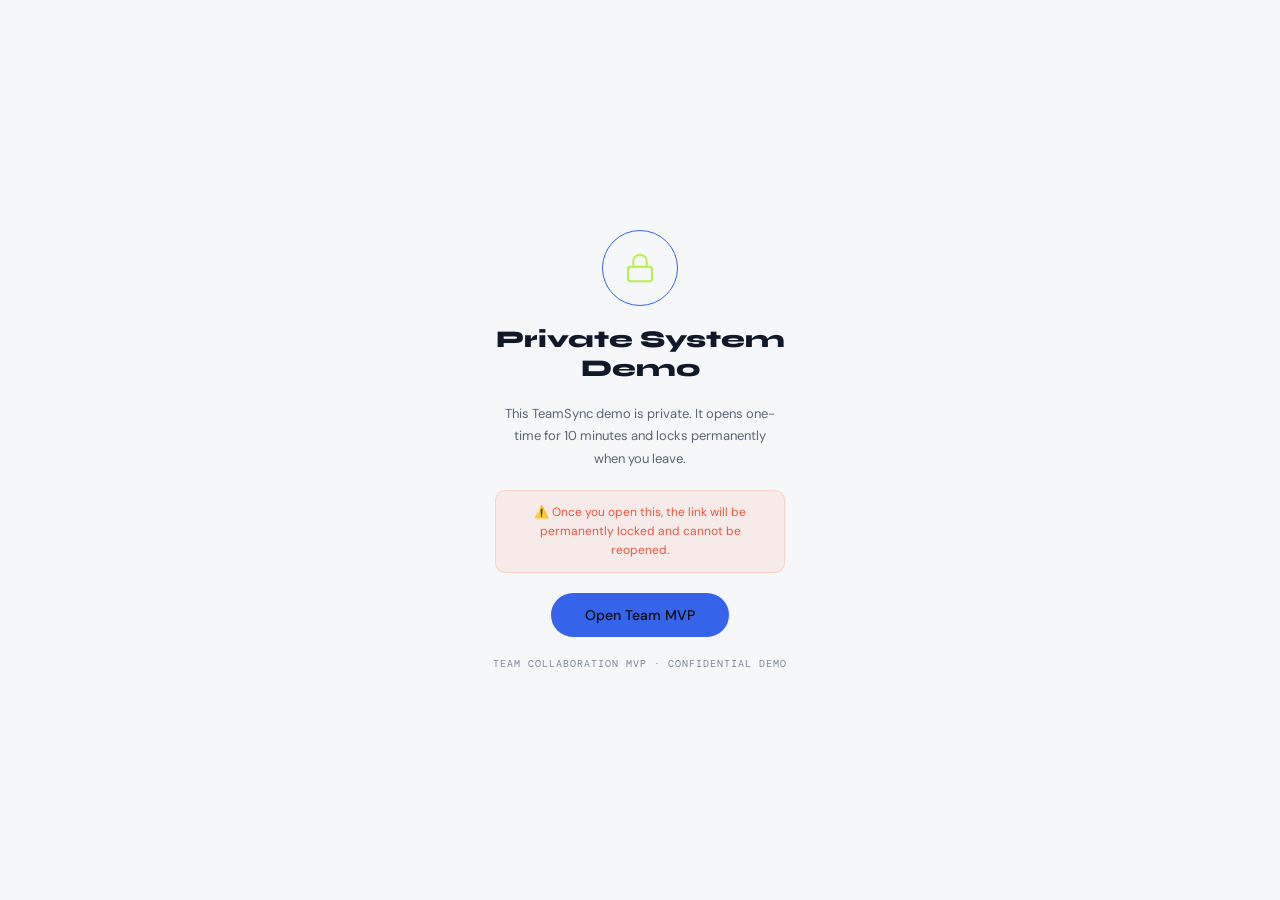
<file: mvp-team-collaboration.html>
<!DOCTYPE html>
<html lang="en">
<head>
<meta charset="UTF-8">
<meta name="viewport" content="width=device-width, initial-scale=1.0, maximum-scale=1.0">
  <link rel="canonical" href="https://saratechsystems.com/mvp-team-collaboration.html" />

<title>Workshop Pro</title>
<link href="https://fonts.googleapis.com/css2?family=Syne:wght@600;700;800&family=DM+Sans:wght@300;400;500&family=DM+Mono:wght@400;500&display=swap" rel="stylesheet">
<style>
:root {
  --bg: #0C0C0A;
  --s1: #131311;
  --s2: #1A1A17;
  --s3: #222220;
  --border: rgba(255,255,255,0.07);
  --border2: rgba(255,255,255,0.12);
  --accent: #B8F04A;
  --accent2: #FF6B35;
  --accent3: #7C6FFF;
  --text: #F0EDE8;
  --muted: #888880;
  --muted2: #444440;
  --green: #B8F04A;
  --red: #FF6B35;
  --blue: #7C6FFF;
  --yellow: #FFD166;
}
*{box-sizing:border-box;margin:0;padding:0;}
body{background:var(--bg);color:var(--text);font-family:'DM Sans',sans-serif;font-size:14px;height:100vh;display:flex;overflow:hidden;}

/* ONE-TIME VIEW GATE */
#otv-gate{position:fixed;inset:0;background:var(--bg);z-index:9999;display:flex;align-items:center;justify-content:center;flex-direction:column;gap:20px;padding:32px;text-align:center;}
#otv-expired{position:fixed;inset:0;background:var(--bg);z-index:9999;display:none;align-items:center;justify-content:center;flex-direction:column;gap:20px;padding:32px;text-align:center;}
.otv-ring{width:76px;height:76px;border-radius:50%;border:1.5px solid var(--accent);display:flex;align-items:center;justify-content:center;animation:otv-pulse 2s ease-in-out infinite;}
.otv-ring.red{border-color:var(--accent2);animation:none;}
@keyframes otv-pulse{0%,100%{box-shadow:0 0 0 0 rgba(184,240,74,0.3);}50%{box-shadow:0 0 0 14px rgba(184,240,74,0);}}
.otv-ring svg{width:32px;height:32px;}
.otv-h{font-family:'Syne',sans-serif;font-size:24px;font-weight:800;max-width:300px;line-height:1.2;}
.otv-p{color:var(--muted);font-size:13px;max-width:280px;line-height:1.7;}
.otv-warn{background:rgba(255,107,53,0.08);border:1px solid rgba(255,107,53,0.2);border-radius:10px;padding:12px 18px;font-size:12px;color:var(--accent2);max-width:290px;line-height:1.6;}
.otv-btn{background:var(--accent);color:#0C0C0A;border:none;border-radius:100px;padding:13px 34px;font-size:14px;font-weight:500;font-family:'DM Sans',sans-serif;cursor:pointer;transition:transform 0.15s,opacity 0.15s;}
.otv-btn:hover{transform:scale(1.03);}
.otv-btn:active{transform:scale(0.97);}
.otv-bar{width:260px;height:3px;background:rgba(255,255,255,0.07);border-radius:2px;overflow:hidden;display:none;}
.otv-fill{height:100%;width:100%;background:var(--accent);border-radius:2px;transition:width 1.6s linear;}
.otv-meta{font-family:'DM Mono',monospace;font-size:10px;color:var(--muted2);letter-spacing:1px;}
.otv-timer{font-family:'DM Mono',monospace;font-size:12px;color:var(--accent2);margin-top:-8px;}
#app-wrap{display:none;width:100%;height:100%;}

/* SIDEBAR */
.sidebar{width:220px;min-width:220px;background:var(--s1);border-right:1px solid var(--border);display:flex;flex-direction:column;height:100vh;overflow-y:auto;}
.logo{padding:20px 18px 16px;border-bottom:1px solid var(--border);}
.logo-text{font-family:'Syne',sans-serif;font-size:18px;font-weight:800;color:var(--accent);letter-spacing:-0.5px;}
.logo-sub{font-size:10px;font-family:'DM Mono',monospace;color:var(--muted2);letter-spacing:1px;margin-top:2px;}
.nav-section{padding:14px 12px 6px;}
.nav-label{font-family:'DM Mono',monospace;font-size:9px;letter-spacing:2px;color:var(--muted2);padding:0 6px;margin-bottom:6px;}
.nav-item{display:flex;align-items:center;gap:10px;padding:9px 10px;border-radius:8px;cursor:pointer;font-size:13px;color:var(--muted);transition:all 0.15s;margin-bottom:2px;border:1px solid transparent;}
.nav-item:hover{background:var(--s2);color:var(--text);}
.nav-item.active{background:rgba(184,240,74,0.08);color:var(--accent);border-color:rgba(184,240,74,0.15);}
.nav-icon{width:16px;height:16px;flex-shrink:0;opacity:0.7;}
.nav-item.active .nav-icon{opacity:1;}
.sidebar-footer{margin-top:auto;padding:14px 12px;border-top:1px solid var(--border);}
.user-pill{display:flex;align-items:center;gap:10px;padding:10px;background:var(--s2);border-radius:10px;border:1px solid var(--border);}
.avatar{width:30px;height:30px;border-radius:8px;background:rgba(184,240,74,0.15);border:1px solid rgba(184,240,74,0.25);display:flex;align-items:center;justify-content:center;font-size:12px;font-weight:500;color:var(--accent);}
.user-name{font-size:12px;font-weight:500;}
.user-role{font-size:10px;color:var(--muted);font-family:'DM Mono',monospace;}

/* MAIN */
.main{flex:1;display:flex;flex-direction:column;overflow:hidden;}
.topbar{background:var(--s1);border-bottom:1px solid var(--border);padding:12px 24px;display:flex;align-items:center;justify-content:space-between;flex-shrink:0;}
.topbar-title{font-family:'Syne',sans-serif;font-size:16px;font-weight:700;}
.topbar-right{display:flex;align-items:center;gap:10px;}
.btn{display:inline-flex;align-items:center;gap:7px;padding:8px 16px;border-radius:8px;border:none;cursor:pointer;font-size:13px;font-family:'DM Sans',sans-serif;font-weight:500;transition:all 0.15s;}
.btn-primary{background:var(--accent);color:#0C0C0A;}
.btn-primary:hover{opacity:0.9;}
.btn-ghost{background:var(--s2);color:var(--muted);border:1px solid var(--border);}
.btn-ghost:hover{color:var(--text);border-color:var(--border2);}
.btn-danger{background:rgba(255,107,53,0.1);color:var(--red);border:1px solid rgba(255,107,53,0.2);}
.btn-sm{padding:5px 10px;font-size:11px;}
.page{flex:1;overflow-y:auto;padding:24px;}
.page-section{display:none;}
.page-section.active{display:block;}

/* CARDS */
.card{background:var(--s1);border:1px solid var(--border);border-radius:12px;padding:20px;margin-bottom:16px;}
.card-title{font-family:'Syne',sans-serif;font-size:14px;font-weight:700;margin-bottom:14px;display:flex;align-items:center;gap:8px;}

/* STAT CARDS */
.stats-grid{display:grid;grid-template-columns:repeat(4,1fr);gap:12px;margin-bottom:20px;}
.stat-card{background:var(--s1);border:1px solid var(--border);border-radius:12px;padding:18px;}
.stat-value{font-family:'DM Mono',monospace;font-size:22px;font-weight:500;margin-bottom:4px;}
.stat-label{font-size:11px;color:var(--muted);}
.stat-change{font-size:11px;font-family:'DM Mono',monospace;margin-top:6px;}
.up{color:var(--green);}
.down{color:var(--red);}

/* TABLE */
.table-wrap{background:var(--s1);border:1px solid var(--border);border-radius:12px;overflow:hidden;margin-bottom:16px;}
table{width:100%;border-collapse:collapse;}
thead th{text-align:left;padding:10px 16px;font-family:'DM Mono',monospace;font-size:10px;letter-spacing:1px;color:var(--muted2);border-bottom:1px solid var(--border);font-weight:400;background:var(--s2);}
tbody td{padding:11px 16px;border-bottom:1px solid var(--border);font-size:13px;vertical-align:middle;}
tbody tr:last-child td{border-bottom:none;}
tbody tr:hover td{background:rgba(255,255,255,0.015);}
.badge{display:inline-flex;align-items:center;padding:3px 8px;border-radius:100px;font-size:10px;font-family:'DM Mono',monospace;font-weight:500;}
.badge-green{background:rgba(184,240,74,0.1);color:var(--green);border:1px solid rgba(184,240,74,0.2);}
.badge-orange{background:rgba(255,107,53,0.1);color:var(--red);border:1px solid rgba(255,107,53,0.2);}
.badge-blue{background:rgba(124,111,255,0.1);color:var(--blue);border:1px solid rgba(124,111,255,0.2);}
.badge-yellow{background:rgba(255,209,102,0.1);color:var(--yellow);border:1px solid rgba(255,209,102,0.2);}

/* FORM */
.form-grid{display:grid;grid-template-columns:1fr 1fr;gap:14px;margin-bottom:16px;}
.form-grid-3{display:grid;grid-template-columns:1fr 1fr 1fr;gap:14px;margin-bottom:16px;}
.field{display:flex;flex-direction:column;gap:6px;}
.field label{font-size:11px;color:var(--muted);font-family:'DM Mono',monospace;letter-spacing:0.5px;}
.field input,.field select,.field textarea{background:var(--s2);border:1px solid var(--border);border-radius:8px;padding:9px 12px;color:var(--text);font-family:'DM Sans',sans-serif;font-size:13px;outline:none;transition:border-color 0.15s;}
.field input:focus,.field select:focus,.field textarea:focus{border-color:rgba(184,240,74,0.3);}
.field select option{background:var(--s2);}
.field textarea{resize:vertical;min-height:70px;}

/* MODAL */
.modal-overlay{display:none;position:fixed;inset:0;background:rgba(0,0,0,0.7);z-index:100;align-items:center;justify-content:center;padding:20px;}
.modal-overlay.open{display:flex;}
.modal{background:var(--s1);border:1px solid var(--border2);border-radius:16px;padding:24px;width:100%;max-width:560px;max-height:90vh;overflow-y:auto;}
.modal-title{font-family:'Syne',sans-serif;font-size:16px;font-weight:700;margin-bottom:20px;display:flex;justify-content:space-between;align-items:center;}
.modal-close{background:var(--s2);border:1px solid var(--border);border-radius:6px;padding:4px 8px;cursor:pointer;color:var(--muted);font-size:12px;}

/* GRID LAYOUTS */
.grid-2{display:grid;grid-template-columns:1fr 1fr;gap:14px;}
.grid-3{display:grid;grid-template-columns:1fr 1fr 1fr;gap:14px;}

/* PL ROW */
.pl-row{display:flex;justify-content:space-between;padding:10px 0;border-bottom:1px solid var(--border);font-size:13px;}
.pl-row:last-child{border-bottom:none;}
.pl-row.total{font-weight:500;font-size:14px;}
.pl-label{color:var(--muted);}
.pl-val{font-family:'DM Mono',monospace;}

/* TOAST */
.toast{position:fixed;bottom:24px;right:24px;background:var(--s2);border:1px solid var(--border2);border-radius:10px;padding:12px 18px;font-size:13px;z-index:999;transform:translateY(80px);opacity:0;transition:all 0.3s;max-width:280px;}
.toast.show{transform:translateY(0);opacity:1;}
.toast.success{border-color:rgba(184,240,74,0.3);color:var(--green);}
.toast.error{border-color:rgba(255,107,53,0.3);color:var(--red);}

/* ITEMS LINE (job card) */
.line-items{border:1px solid var(--border);border-radius:10px;overflow:hidden;margin-bottom:14px;}
.line-item-row{display:grid;grid-template-columns:2fr 1fr 1fr 80px 36px;gap:8px;padding:10px 12px;border-bottom:1px solid var(--border);align-items:center;}
.line-item-row:last-child{border-bottom:none;}
.line-item-header{background:var(--s2);font-family:'DM Mono',monospace;font-size:10px;color:var(--muted2);letter-spacing:1px;}
.remove-btn{background:none;border:none;color:var(--muted2);cursor:pointer;font-size:16px;line-height:1;padding:2px 6px;border-radius:4px;}
.remove-btn:hover{color:var(--red);background:rgba(255,107,53,0.1);}

/* VEHICLE CARDS */
.vehicle-grid{display:grid;grid-template-columns:1fr 1fr;gap:14px;margin-bottom:16px;}
.vehicle-card{background:var(--s1);border:1px solid var(--border);border-radius:12px;padding:18px;}
.vehicle-header{display:flex;align-items:center;gap:10px;margin-bottom:14px;}
.vehicle-icon{font-size:22px;}
.vehicle-name{font-family:'Syne',sans-serif;font-size:14px;font-weight:700;}
.vehicle-stat{display:flex;justify-content:space-between;font-size:12px;padding:6px 0;border-bottom:1px solid var(--border);}
.vehicle-stat:last-child{border-bottom:none;}
.vehicle-stat-label{color:var(--muted);}
.vehicle-stat-val{font-family:'DM Mono',monospace;}

/* STOCK BAR */
.stock-bar{height:4px;background:var(--s3);border-radius:2px;margin-top:6px;overflow:hidden;}
.stock-fill{height:100%;border-radius:2px;transition:width 0.3s;}

/* SEARCH BAR */
.search-bar{background:var(--s2);border:1px solid var(--border);border-radius:8px;padding:8px 14px;display:flex;align-items:center;gap:10px;margin-bottom:16px;}
.search-bar input{background:none;border:none;outline:none;color:var(--text);font-size:13px;flex:1;font-family:'DM Sans',sans-serif;}
.search-icon{color:var(--muted);font-size:14px;}

/* RESPONSIVE */
@media(max-width:768px){
  .sidebar{width:60px;min-width:60px;}
  .logo-text,.logo-sub,.nav-label,.nav-item span,.user-name,.user-role{display:none;}
  .nav-item{justify-content:center;padding:10px;}
  .stats-grid{grid-template-columns:1fr 1fr;}
  .form-grid,.form-grid-3{grid-template-columns:1fr;}
  .grid-2,.grid-3,.vehicle-grid{grid-template-columns:1fr;}
}
</style>
</head>
<body>

<!-- ONE-TIME VIEW GATE -->
<div id="otv-gate">
  <div class="otv-ring">
    <svg viewBox="0 0 24 24" fill="none" stroke="#B8F04A" stroke-width="1.5" stroke-linecap="round" stroke-linejoin="round">
      <rect x="3" y="11" width="18" height="11" rx="2"/><path d="M7 11V7a5 5 0 0 1 10 0v4"/>
    </svg>
  </div>
  <div class="otv-h">Private System Demo</div>
  <p class="otv-p">This Workshop Pro demo has been shared with you privately. It can only be opened once — take screenshots if needed.</p>
  <div class="otv-warn">⚠️ Once you open this, the link will be permanently locked and cannot be reopened.</div>
  <div class="otv-bar" id="otv-bar"><div class="otv-fill" id="otv-fill"></div></div>
  <button class="otv-btn" id="otv-open-btn" onclick="otvOpen()">Open Workshop Pro</button>
  <div class="otv-meta">WORKSHOP PRO · CONFIDENTIAL DEMO</div>
</div>

<!-- EXPIRED SCREEN -->
<div id="otv-expired">
  <div class="otv-ring red">
    <svg viewBox="0 0 24 24" fill="none" stroke="#FF6B35" stroke-width="1.5" stroke-linecap="round" stroke-linejoin="round">
      <circle cx="12" cy="12" r="10"/><line x1="15" y1="9" x2="9" y2="15"/><line x1="9" y1="9" x2="15" y2="15"/>
    </svg>
  </div>
  <div class="otv-h" style="color:var(--accent2)">Demo Expired</div>
  <p class="otv-p">This demo link has already been viewed and is no longer available. Contact the sender for a new link.</p>
  <div class="otv-meta">WORKSHOP PRO · ONE-TIME VIEW</div>
</div>

<!-- APP WRAPPER -->
<div id="app-wrap">

<!-- SIDEBAR -->
<nav class="sidebar">
  <div class="logo">
    <div class="logo-text">Workshop Pro</div>
    <div class="logo-sub">MANAGEMENT SYSTEM</div>
  </div>

  <div class="nav-section">
    <div class="nav-label">Operations</div>
    <div class="nav-item active" onclick="goto('dashboard')">
      <svg class="nav-icon" viewBox="0 0 24 24" fill="none" stroke="currentColor" stroke-width="1.5"><rect x="3" y="3" width="7" height="7" rx="1"/><rect x="14" y="3" width="7" height="7" rx="1"/><rect x="3" y="14" width="7" height="7" rx="1"/><rect x="14" y="14" width="7" height="7" rx="1"/></svg>
      <span>Dashboard</span>
    </div>
    <div class="nav-item" onclick="goto('service-mgmt')">
      <svg class="nav-icon" viewBox="0 0 24 24" fill="none" stroke="currentColor" stroke-width="1.5"><path d="M14 2H6a2 2 0 0 0-2 2v16a2 2 0 0 0 2 2h12a2 2 0 0 0 2-2V8z"/><polyline points="14 2 14 8 20 8"/></svg>
      <span>Service Mgmt</span>
    </div>
    <div class="nav-item" onclick="goto('pending-jobs')">
      <svg class="nav-icon" viewBox="0 0 24 24" fill="none" stroke="currentColor" stroke-width="1.5"><circle cx="12" cy="12" r="10"/><polyline points="12 6 12 12 16 14"/></svg>
      <span>Pending Jobs</span>
    </div>
    <div class="nav-item" onclick="goto('cashiering')">
      <svg class="nav-icon" viewBox="0 0 24 24" fill="none" stroke="currentColor" stroke-width="1.5"><line x1="12" y1="1" x2="12" y2="23"/><path d="M17 5H9.5a3.5 3.5 0 0 0 0 7h5a3.5 3.5 0 0 1 0 7H6"/></svg>
      <span>Cashiering</span>
    </div>
    <div class="nav-item" onclick="goto('direct-sales')">
      <svg class="nav-icon" viewBox="0 0 24 24" fill="none" stroke="currentColor" stroke-width="1.5"><path d="M6 2L3 6v14a2 2 0 0 0 2 2h14a2 2 0 0 0 2-2V6l-3-4z"/><line x1="3" y1="6" x2="21" y2="6"/></svg>
      <span>Direct Sales</span>
    </div>
    <div class="nav-item" onclick="goto('quotations')">
      <svg class="nav-icon" viewBox="0 0 24 24" fill="none" stroke="currentColor" stroke-width="1.5"><path d="M21 15a2 2 0 0 1-2 2H7l-4 4V5a2 2 0 0 1 2-2h14a2 2 0 0 1 2 2z"/></svg>
      <span>Quotations</span>
    </div>
  </div>

  <div class="nav-section">
    <div class="nav-label">Management</div>
    <div class="nav-item" onclick="goto('stock')">
      <svg class="nav-icon" viewBox="0 0 24 24" fill="none" stroke="currentColor" stroke-width="1.5"><path d="M21 16V8a2 2 0 0 0-1-1.73l-7-4a2 2 0 0 0-2 0l-7 4A2 2 0 0 0 3 8v8a2 2 0 0 0 1 1.73l7 4a2 2 0 0 0 2 0l7-4A2 2 0 0 0 21 16z"/></svg>
      <span>Stock Control</span>
    </div>
    <div class="nav-item" onclick="goto('imports')">
      <svg class="nav-icon" viewBox="0 0 24 24" fill="none" stroke="currentColor" stroke-width="1.5"><path d="M21 10c0 7-9 13-9 13s-9-6-9-13a9 9 0 0 1 18 0z"/><circle cx="12" cy="10" r="3"/></svg>
      <span>Oil Imports</span>
    </div>
    <div class="nav-item" onclick="goto('vehicles')">
      <svg class="nav-icon" viewBox="0 0 24 24" fill="none" stroke="currentColor" stroke-width="1.5"><rect x="1" y="3" width="15" height="13" rx="2"/><path d="M16 8h4l3 5v3h-7V8z"/><circle cx="5.5" cy="18.5" r="2.5"/><circle cx="18.5" cy="18.5" r="2.5"/></svg>
      <span>Vehicles</span>
    </div>
    <div class="nav-item" onclick="goto('customers')">
      <svg class="nav-icon" viewBox="0 0 24 24" fill="none" stroke="currentColor" stroke-width="1.5"><path d="M17 21v-2a4 4 0 0 0-4-4H5a4 4 0 0 0-4 4v2"/><circle cx="9" cy="7" r="4"/><path d="M23 21v-2a4 4 0 0 0-3-3.87"/><path d="M16 3.13a4 4 0 0 1 0 7.75"/></svg>
      <span>Customers</span>
    </div>
    <div class="nav-item" onclick="goto('accounts')">
      <svg class="nav-icon" viewBox="0 0 24 24" fill="none" stroke="currentColor" stroke-width="1.5"><path d="M20 21v-2a4 4 0 0 0-4-4H8a4 4 0 0 0-4 4v2"/><circle cx="12" cy="7" r="4"/></svg>
      <span>Accounts</span>
    </div>
  </div>

  <div class="nav-section">
    <div class="nav-label">Finance</div>
    <div class="nav-item" onclick="goto('pl')">
      <svg class="nav-icon" viewBox="0 0 24 24" fill="none" stroke="currentColor" stroke-width="1.5"><line x1="18" y1="20" x2="18" y2="10"/><line x1="12" y1="20" x2="12" y2="4"/><line x1="6" y1="20" x2="6" y2="14"/></svg>
      <span>Profit & Loss</span>
    </div>
    <div class="nav-item" onclick="goto('reports')">
      <svg class="nav-icon" viewBox="0 0 24 24" fill="none" stroke="currentColor" stroke-width="1.5"><path d="M14 2H6a2 2 0 0 0-2 2v16a2 2 0 0 0 2 2h12a2 2 0 0 0 2-2V8z"/><polyline points="14 2 14 8 20 8"/><line x1="16" y1="13" x2="8" y2="13"/><line x1="16" y1="17" x2="8" y2="17"/></svg>
      <span>Reports</span>
    </div>
    <div class="nav-item" onclick="goto('search')">
      <svg class="nav-icon" viewBox="0 0 24 24" fill="none" stroke="currentColor" stroke-width="1.5"><circle cx="11" cy="11" r="8"/><line x1="21" y1="21" x2="16.65" y2="16.65"/></svg>
      <span>Search</span>
    </div>
    <div class="nav-item" onclick="goto('settings')">
      <svg class="nav-icon" viewBox="0 0 24 24" fill="none" stroke="currentColor" stroke-width="1.5"><circle cx="12" cy="12" r="3"/><path d="M19.4 15a1.65 1.65 0 0 0 .33 1.82l.06.06a2 2 0 0 1-2.83 2.83l-.06-.06a1.65 1.65 0 0 0-1.82-.33 1.65 1.65 0 0 0-1 1.51V21a2 2 0 0 1-4 0v-.09A1.65 1.65 0 0 0 9 19.4a1.65 1.65 0 0 0-1.82.33l-.06.06a2 2 0 0 1-2.83-2.83l.06-.06A1.65 1.65 0 0 0 4.68 15a1.65 1.65 0 0 0-1.51-1H3a2 2 0 0 1 0-4h.09A1.65 1.65 0 0 0 4.6 9a1.65 1.65 0 0 0-.33-1.82l-.06-.06a2 2 0 0 1 2.83-2.83l.06.06A1.65 1.65 0 0 0 9 4.68a1.65 1.65 0 0 0 1-1.51V3a2 2 0 0 1 4 0v.09a1.65 1.65 0 0 0 1 1.51 1.65 1.65 0 0 0 1.82-.33l.06-.06a2 2 0 0 1 2.83 2.83l-.06.06A1.65 1.65 0 0 0 19.4 9a1.65 1.65 0 0 0 1.51 1H21a2 2 0 0 1 0 4h-.09a1.65 1.65 0 0 0-1.51 1z"/></svg>
      <span>Settings</span>
    </div>
  </div>

  <div class="sidebar-footer">
    <div class="user-pill">
      <div class="avatar">JM</div>
      <div>
        <div class="user-name">Juma Motors</div>
        <div class="user-role">OWNER</div>
      </div>
    </div>
  </div>
</nav>

<!-- MAIN CONTENT -->
<div class="main">
  <div class="topbar">
    <div class="topbar-title" id="page-title">Dashboard</div>
    <div class="topbar-right">
      <button class="btn btn-ghost btn-sm" onclick="sendWhatsApp()">📱 Send Report</button>
      <button class="btn btn-primary btn-sm" onclick="goto('service-mgmt');openModal('job-modal')">+ New Job Card</button>
    </div>
  </div>

  <div class="page">

    <!-- ═══════════════════════════════════ DASHBOARD ═══ -->
    <div class="page-section active" id="sec-dashboard">
      <div class="stats-grid">
        <div class="stat-card">
          <div class="stat-value up">KSh 48,200</div>
          <div class="stat-label">Today's Revenue</div>
          <div class="stat-change up">↑ 12% vs yesterday</div>
        </div>
        <div class="stat-card">
          <div class="stat-value" style="color:var(--blue)">14</div>
          <div class="stat-label">Jobs Today</div>
          <div class="stat-change up">↑ 3 more than avg</div>
        </div>
        <div class="stat-card">
          <div class="stat-value" style="color:var(--yellow)">320 L</div>
          <div class="stat-label">Oil Stock Left</div>
          <div class="stat-change down">⚠ Reorder soon</div>
        </div>
        <div class="stat-card">
          <div class="stat-value up">KSh 115K</div>
          <div class="stat-label">Month Net Profit</div>
          <div class="stat-change up">↑ Profitable</div>
        </div>
      </div>

      <div class="grid-2">
        <div class="card">
          <div class="card-title">Today's Jobs</div>
          <table>
            <thead><tr><th>PLATE</th><th>SERVICE</th><th>STAFF</th><th>STATUS</th><th>AMT</th></tr></thead>
            <tbody id="dashboard-jobs">
              <tr><td>KDH 234A</td><td>Oil Change 5W-30</td><td>Ali</td><td><span class="badge badge-green">Done</span></td><td style="font-family:'DM Mono',monospace">3,500</td></tr>
              <tr><td>KBC 001K</td><td>Wheel Alignment</td><td>John</td><td><span class="badge badge-orange">Pending</span></td><td style="font-family:'DM Mono',monospace">2,000</td></tr>
              <tr><td>KBZ 554J</td><td>Oil Change 10W-40</td><td>Ali</td><td><span class="badge badge-green">Done</span></td><td style="font-family:'DM Mono',monospace">4,200</td></tr>
              <tr><td>KCG 112B</td><td>Wheel Balancing</td><td>John</td><td><span class="badge badge-blue">Cashier</span></td><td style="font-family:'DM Mono',monospace">1,500</td></tr>
              <tr><td>KDA 789M</td><td>Oil Change + Filter</td><td>Ali</td><td><span class="badge badge-green">Done</span></td><td style="font-family:'DM Mono',monospace">5,800</td></tr>
            </tbody>
          </table>
        </div>
        <div>
          <div class="card">
            <div class="card-title">Revenue Breakdown</div>
            <div class="pl-row"><span class="pl-label">Oil Sales</span><span class="pl-val up">KSh 28,400</span></div>
            <div class="pl-row"><span class="pl-label">Workshop Services</span><span class="pl-val up">KSh 12,800</span></div>
            <div class="pl-row"><span class="pl-label">Direct Sales</span><span class="pl-val up">KSh 7,000</span></div>
            <div class="pl-row total"><span>Total</span><span class="pl-val up">KSh 48,200</span></div>
          </div>
          <div class="card">
            <div class="card-title">⚠ Low Stock Alerts</div>
            <div class="pl-row"><span class="pl-label">Castrol 10W-40</span><span class="pl-val down">18 L left</span></div>
            <div class="pl-row"><span class="pl-label">Shell 5W-30</span><span class="pl-val down">24 L left</span></div>
            <div class="pl-row"><span class="pl-label">Total Quartz 20W-50</span><span class="pl-val" style="color:var(--yellow)">45 L left</span></div>
          </div>
        </div>
      </div>
    </div>

    <!-- ═══════════════════════════════════ SERVICE MANAGEMENT ═══ -->
    <div class="page-section" id="sec-service-mgmt">
      <div style="display:flex;justify-content:space-between;align-items:center;margin-bottom:16px">
        <div style="font-size:13px;color:var(--muted)">Create and manage job cards for all workshop services</div>
        <button class="btn btn-primary" onclick="openModal('job-modal')">+ New Job Card</button>
      </div>
      <div class="table-wrap">
        <table>
          <thead><tr><th>JOB #</th><th>DATE</th><th>CAR PLATE</th><th>CUSTOMER</th><th>SERVICES</th><th>AMOUNT</th><th>PAYMENT</th><th>STATUS</th><th>ACTION</th></tr></thead>
          <tbody>
            <tr><td style="font-family:'DM Mono',monospace;color:var(--accent)">#JC-0041</td><td>03 May 2026</td><td>KDH 234A</td><td>Hassan Osman</td><td>Oil Change 5W-30</td><td style="font-family:'DM Mono',monospace">3,500</td><td>M-Pesa</td><td><span class="badge badge-green">Cleared</span></td><td><button class="btn btn-ghost btn-sm" onclick="showReceipt()">🖨 Receipt</button></td></tr>
            <tr><td style="font-family:'DM Mono',monospace;color:var(--accent)">#JC-0040</td><td>03 May 2026</td><td>KBC 001K</td><td>Amina Wanjiru</td><td>Wheel Alignment</td><td style="font-family:'DM Mono',monospace">2,000</td><td>Cash</td><td><span class="badge badge-orange">Pending</span></td><td><button class="btn btn-ghost btn-sm" onclick="openModal('job-modal')">✏ Edit</button></td></tr>
            <tr><td style="font-family:'DM Mono',monospace;color:var(--accent)">#JC-0039</td><td>02 May 2026</td><td>KBZ 554J</td><td>Peter Kamau</td><td>Oil 10W-40 + Filter</td><td style="font-family:'DM Mono',monospace">5,800</td><td>Cash</td><td><span class="badge badge-green">Cleared</span></td><td><button class="btn btn-ghost btn-sm" onclick="showReceipt()">🖨 Receipt</button></td></tr>
            <tr><td style="font-family:'DM Mono',monospace;color:var(--accent)">#JC-0038</td><td>02 May 2026</td><td>KCG 112B</td><td>James Otieno</td><td>Wheel Balancing x4</td><td style="font-family:'DM Mono',monospace">1,500</td><td>M-Pesa</td><td><span class="badge badge-blue">At Cashier</span></td><td><button class="btn btn-ghost btn-sm" onclick="goto('cashiering')">💳 Collect</button></td></tr>
            <tr><td style="font-family:'DM Mono',monospace;color:var(--accent)">#JC-0037</td><td>01 May 2026</td><td>KDA 789M</td><td>Grace Njoki</td><td>Oil Change + Alignment</td><td style="font-family:'DM Mono',monospace">7,200</td><td>Cash</td><td><span class="badge badge-green">Cleared</span></td><td><button class="btn btn-danger btn-sm" onclick="revertJob()">↩ Revert</button></td></tr>
          </tbody>
        </table>
      </div>
    </div>

    <!-- ═══════════════════════════════════ PENDING JOBS ═══ -->
    <div class="page-section" id="sec-pending-jobs">
      <div style="margin-bottom:16px;font-size:13px;color:var(--muted)">Jobs in progress — update status or add services</div>
      <div class="table-wrap">
        <table>
          <thead><tr><th>JOB #</th><th>PLATE</th><th>CUSTOMER</th><th>SERVICE</th><th>STARTED</th><th>STAFF</th><th>NOTES</th><th>ACTION</th></tr></thead>
          <tbody>
            <tr><td style="font-family:'DM Mono',monospace;color:var(--accent)">#JC-0040</td><td>KBC 001K</td><td>Amina Wanjiru</td><td>Wheel Alignment</td><td>09:30 AM</td><td>John</td><td>Front wheels only</td><td><button class="btn btn-primary btn-sm" onclick="completeJob()">✓ Complete</button></td></tr>
            <tr><td style="font-family:'DM Mono',monospace;color:var(--accent)">#JC-0042</td><td>KAD 556P</td><td>David Mwangi</td><td>Oil 5W-30 + Flush</td><td>10:15 AM</td><td>Ali</td><td>Check brake fluid too</td><td><button class="btn btn-primary btn-sm" onclick="completeJob()">✓ Complete</button></td></tr>
            <tr><td style="font-family:'DM Mono',monospace;color:var(--accent)">#JC-0043</td><td>KCC 889Q</td><td>Sarah Achieng</td><td>Balancing x4</td><td>11:00 AM</td><td>John</td><td>—</td><td><button class="btn btn-primary btn-sm" onclick="completeJob()">✓ Complete</button></td></tr>
          </tbody>
        </table>
      </div>
    </div>

    <!-- ═══════════════════════════════════ CASHIERING ═══ -->
    <div class="page-section" id="sec-cashiering">
      <div style="margin-bottom:16px;font-size:13px;color:var(--muted)">Collect payment for completed jobs</div>
      <div class="table-wrap">
        <table>
          <thead><tr><th>JOB #</th><th>PLATE</th><th>CUSTOMER</th><th>SERVICES</th><th>AMOUNT</th><th>PAYMENT</th><th>ACTION</th></tr></thead>
          <tbody>
            <tr>
              <td style="font-family:'DM Mono',monospace;color:var(--accent)">#JC-0038</td><td>KCG 112B</td><td>James Otieno</td><td>Wheel Balancing x4</td>
              <td style="font-family:'DM Mono',monospace">KSh 1,500</td>
              <td>
                <select style="background:var(--s2);border:1px solid var(--border);color:var(--text);border-radius:6px;padding:4px 8px;font-size:12px;">
                  <option>Cash</option><option>M-Pesa</option><option>Credit</option>
                </select>
              </td>
              <td><button class="btn btn-primary btn-sm" onclick="collectPayment()">💳 Collect & Print</button></td>
            </tr>
          </tbody>
        </table>
      </div>
      <div class="card" style="max-width:400px">
        <div class="card-title">M-Pesa STK Push</div>
        <div class="field" style="margin-bottom:12px">
          <label>Customer Phone</label>
          <input type="tel" placeholder="0712 345 678" value="0712 345 678">
        </div>
        <div class="field" style="margin-bottom:12px">
          <label>Amount (KSh)</label>
          <input type="number" value="1500">
        </div>
        <button class="btn btn-primary" onclick="sendSTK()">Send M-Pesa Request 📲</button>
      </div>
    </div>

    <!-- ═══════════════════════════════════ DIRECT SALES ═══ -->
    <div class="page-section" id="sec-direct-sales">
      <div style="display:flex;justify-content:space-between;margin-bottom:16px">
        <div style="font-size:13px;color:var(--muted)">Sell oil or products without creating a full job card</div>
        <button class="btn btn-primary" onclick="openModal('sale-modal')">+ New Sale</button>
      </div>
      <div class="table-wrap">
        <table>
          <thead><tr><th>SALE #</th><th>DATE</th><th>ITEM</th><th>QTY</th><th>UNIT PRICE</th><th>TOTAL</th><th>CUSTOMER</th><th>PAYMENT</th></tr></thead>
          <tbody>
            <tr><td style="font-family:'DM Mono',monospace;color:var(--accent)">#DS-012</td><td>03 May</td><td>Castrol 10W-40 4L</td><td>2</td><td style="font-family:'DM Mono',monospace">2,800</td><td style="font-family:'DM Mono',monospace">5,600</td><td>Walk-in</td><td><span class="badge badge-green">M-Pesa</span></td></tr>
            <tr><td style="font-family:'DM Mono',monospace;color:var(--accent)">#DS-011</td><td>03 May</td><td>Shell Helix 5W-30 5L</td><td>1</td><td style="font-family:'DM Mono',monospace">3,200</td><td style="font-family:'DM Mono',monospace">3,200</td><td>David Mwangi</td><td><span class="badge badge-blue">Cash</span></td></tr>
            <tr><td style="font-family:'DM Mono',monospace;color:var(--accent)">#DS-010</td><td>02 May</td><td>Total Quartz 20W-50 4L</td><td>3</td><td style="font-family:'DM Mono',monospace">1,800</td><td style="font-family:'DM Mono',monospace">5,400</td><td>Grace Njoki</td><td><span class="badge badge-green">M-Pesa</span></td></tr>
          </tbody>
        </table>
      </div>
    </div>

    <!-- ═══════════════════════════════════ QUOTATIONS ═══ -->
    <div class="page-section" id="sec-quotations">
      <div style="display:flex;justify-content:space-between;margin-bottom:16px">
        <div style="font-size:13px;color:var(--muted)">Create price estimates before work begins</div>
        <button class="btn btn-primary" onclick="openModal('quote-modal')">+ New Quotation</button>
      </div>
      <div class="table-wrap">
        <table>
          <thead><tr><th>QUOTE #</th><th>DATE</th><th>CUSTOMER</th><th>PLATE</th><th>SERVICES</th><th>AMOUNT</th><th>STATUS</th><th>ACTION</th></tr></thead>
          <tbody>
            <tr><td style="font-family:'DM Mono',monospace;color:var(--accent)">#Q-008</td><td>03 May</td><td>Hassan Osman</td><td>KDH 234A</td><td>Full service package</td><td style="font-family:'DM Mono',monospace">12,500</td><td><span class="badge badge-yellow">Sent</span></td><td><button class="btn btn-primary btn-sm" onclick="convertQuote()">→ Convert to Job</button></td></tr>
            <tr><td style="font-family:'DM Mono',monospace;color:var(--accent)">#Q-007</td><td>02 May</td><td>Amina Wanjiru</td><td>KBC 001K</td><td>Alignment + Balancing</td><td style="font-family:'DM Mono',monospace">4,500</td><td><span class="badge badge-green">Accepted</span></td><td><button class="btn btn-primary btn-sm" onclick="convertQuote()">→ Convert to Job</button></td></tr>
            <tr><td style="font-family:'DM Mono',monospace;color:var(--accent)">#Q-006</td><td>01 May</td><td>James Otieno</td><td>KCG 112B</td><td>Oil change + filter</td><td style="font-family:'DM Mono',monospace">5,200</td><td><span class="badge badge-orange">Declined</span></td><td><button class="btn btn-ghost btn-sm">Archive</button></td></tr>
          </tbody>
        </table>
      </div>
    </div>

    <!-- ═══════════════════════════════════ STOCK CONTROL ═══ -->
    <div class="page-section" id="sec-stock">
      <div style="display:flex;justify-content:space-between;margin-bottom:16px">
        <div style="font-size:13px;color:var(--muted)">Live inventory — auto-deducted on each job</div>
        <div style="display:flex;gap:8px">
          <button class="btn btn-ghost" onclick="openModal('receive-modal')">+ Receive Stock</button>
          <button class="btn btn-primary" onclick="openModal('stock-modal')">+ Add Product</button>
        </div>
      </div>
      <div class="table-wrap">
        <table>
          <thead><tr><th>PRODUCT</th><th>CATEGORY</th><th>QTY ON HAND</th><th>REORDER LEVEL</th><th>COST/L</th><th>SELL/L</th><th>MARGIN</th><th>STATUS</th></tr></thead>
          <tbody>
            <tr>
              <td>Castrol 10W-40</td><td>Engine Oil</td>
              <td><div style="font-family:'DM Mono',monospace">18 L</div><div class="stock-bar"><div class="stock-fill" style="width:18%;background:var(--red)"></div></div></td>
              <td style="font-family:'DM Mono',monospace">30 L</td>
              <td style="font-family:'DM Mono',monospace">380</td><td style="font-family:'DM Mono',monospace">650</td>
              <td style="font-family:'DM Mono',monospace;color:var(--green)">+42%</td>
              <td><span class="badge badge-orange">Low Stock</span></td>
            </tr>
            <tr>
              <td>Shell Helix 5W-30</td><td>Engine Oil</td>
              <td><div style="font-family:'DM Mono',monospace">24 L</div><div class="stock-bar"><div class="stock-fill" style="width:24%;background:var(--red)"></div></div></td>
              <td style="font-family:'DM Mono',monospace">30 L</td>
              <td style="font-family:'DM Mono',monospace">420</td><td style="font-family:'DM Mono',monospace">700</td>
              <td style="font-family:'DM Mono',monospace;color:var(--green)">+40%</td>
              <td><span class="badge badge-orange">Low Stock</span></td>
            </tr>
            <tr>
              <td>Total Quartz 20W-50</td><td>Engine Oil</td>
              <td><div style="font-family:'DM Mono',monospace">120 L</div><div class="stock-bar"><div class="stock-fill" style="width:60%;background:var(--green)"></div></div></td>
              <td style="font-family:'DM Mono',monospace">40 L</td>
              <td style="font-family:'DM Mono',monospace">320</td><td style="font-family:'DM Mono',monospace">550</td>
              <td style="font-family:'DM Mono',monospace;color:var(--green)">+41%</td>
              <td><span class="badge badge-green">OK</span></td>
            </tr>
            <tr>
              <td>Mobil Super 10W-40</td><td>Engine Oil</td>
              <td><div style="font-family:'DM Mono',monospace">85 L</div><div class="stock-bar"><div class="stock-fill" style="width:70%;background:var(--green)"></div></div></td>
              <td style="font-family:'DM Mono',monospace">30 L</td>
              <td style="font-family:'DM Mono',monospace">360</td><td style="font-family:'DM Mono',monospace">620</td>
              <td style="font-family:'DM Mono',monospace;color:var(--green)">+42%</td>
              <td><span class="badge badge-green">OK</span></td>
            </tr>
            <tr>
              <td>Gear Oil 80W-90</td><td>Gear Oil</td>
              <td><div style="font-family:'DM Mono',monospace">40 L</div><div class="stock-bar"><div class="stock-fill" style="width:50%;background:var(--yellow)"></div></div></td>
              <td style="font-family:'DM Mono',monospace">20 L</td>
              <td style="font-family:'DM Mono',monospace">280</td><td style="font-family:'DM Mono',monospace">480</td>
              <td style="font-family:'DM Mono',monospace;color:var(--green)">+41%</td>
              <td><span class="badge badge-blue">Normal</span></td>
            </tr>
          </tbody>
        </table>
      </div>
    </div>

    <!-- ═══════════════════════════════════ OIL IMPORTS ═══ -->
    <div class="page-section" id="sec-imports">
      <div style="display:flex;justify-content:space-between;margin-bottom:16px">
        <div style="font-size:13px;color:var(--muted)">Track every import shipment with full landed cost</div>
        <button class="btn btn-primary" onclick="openModal('import-modal')">+ New Shipment</button>
      </div>
      <div class="table-wrap">
        <table>
          <thead><tr><th>SHIPMENT #</th><th>SUPPLIER</th><th>QTY</th><th>INVOICE USD</th><th>FREIGHT</th><th>DUTY+CLEARING</th><th>LANDED KSH/L</th><th>STATUS</th></tr></thead>
          <tbody>
            <tr>
              <td style="font-family:'DM Mono',monospace;color:var(--accent)">#IMP-007</td><td>Dubai Lubricants LLC</td>
              <td style="font-family:'DM Mono',monospace">500 L</td>
              <td style="font-family:'DM Mono',monospace">$820</td>
              <td style="font-family:'DM Mono',monospace">KSh 14,200</td>
              <td style="font-family:'DM Mono',monospace">KSh 38,400</td>
              <td style="font-family:'DM Mono',monospace;color:var(--accent)">KSh 372/L</td>
              <td><span class="badge badge-green">Received</span></td>
            </tr>
            <tr>
              <td style="font-family:'DM Mono',monospace;color:var(--accent)">#IMP-006</td><td>Gulf Oil Trading</td>
              <td style="font-family:'DM Mono',monospace">300 L</td>
              <td style="font-family:'DM Mono',monospace">$510</td>
              <td style="font-family:'DM Mono',monospace">KSh 9,800</td>
              <td style="font-family:'DM Mono',monospace">KSh 24,100</td>
              <td style="font-family:'DM Mono',monospace;color:var(--accent)">KSh 384/L</td>
              <td><span class="badge badge-yellow">In Transit</span></td>
            </tr>
            <tr>
              <td style="font-family:'DM Mono',monospace;color:var(--accent)">#IMP-005</td><td>Dubai Lubricants LLC</td>
              <td style="font-family:'DM Mono',monospace">800 L</td>
              <td style="font-family:'DM Mono',monospace">$1,280</td>
              <td style="font-family:'DM Mono',monospace">KSh 22,000</td>
              <td style="font-family:'DM Mono',monospace">KSh 58,000</td>
              <td style="font-family:'DM Mono',monospace;color:var(--accent)">KSh 368/L</td>
              <td><span class="badge badge-green">Received</span></td>
            </tr>
          </tbody>
        </table>
      </div>
      <div class="card" style="max-width:500px">
        <div class="card-title">Average Landed Cost (Last 3 Shipments)</div>
        <div class="pl-row"><span class="pl-label">Avg cost per litre</span><span class="pl-val" style="color:var(--yellow)">KSh 374/L</span></div>
        <div class="pl-row"><span class="pl-label">Avg sell price</span><span class="pl-val up">KSh 625/L</span></div>
        <div class="pl-row"><span class="pl-label">Avg gross margin</span><span class="pl-val up">+67%</span></div>
        <div class="pl-row"><span class="pl-label">Exchange rate used</span><span class="pl-val">USD 1 = KSh 130</span></div>
      </div>
    </div>

    <!-- ═══════════════════════════════════ VEHICLES ═══ -->
    <div class="page-section" id="sec-vehicles">
      <div style="margin-bottom:16px;font-size:13px;color:var(--muted)">Track expenses and profitability per vehicle</div>
      <div class="vehicle-grid">
        <div class="vehicle-card">
          <div class="vehicle-header">
            <div class="vehicle-icon">🚐</div>
            <div><div class="vehicle-name">Van — KBE 445T</div><div style="font-size:11px;color:var(--muted)">Delivery + Workshop runs</div></div>
          </div>
          <div class="vehicle-stat"><span class="vehicle-stat-label">Fuel this month</span><span class="vehicle-stat-val down">KSh 18,400</span></div>
          <div class="vehicle-stat"><span class="vehicle-stat-label">Driver salary</span><span class="vehicle-stat-val down">KSh 22,000</span></div>
          <div class="vehicle-stat"><span class="vehicle-stat-label">Insurance</span><span class="vehicle-stat-val down">KSh 4,200</span></div>
          <div class="vehicle-stat"><span class="vehicle-stat-label">Maintenance</span><span class="vehicle-stat-val down">KSh 3,600</span></div>
          <div class="vehicle-stat"><span class="vehicle-stat-label">Total cost</span><span class="vehicle-stat-val down">KSh 48,200</span></div>
          <div class="vehicle-stat"><span class="vehicle-stat-label">Revenue generated</span><span class="vehicle-stat-val up">KSh 112,000</span></div>
          <div class="vehicle-stat"><span class="vehicle-stat-label" style="font-weight:500;color:var(--text)">Net contribution</span><span class="vehicle-stat-val up" style="font-size:14px">KSh 63,800 ✓</span></div>
          <button class="btn btn-ghost btn-sm" style="margin-top:12px;width:100%" onclick="openModal('trip-modal')">+ Log Trip</button>
        </div>
        <div class="vehicle-card">
          <div class="vehicle-header">
            <div class="vehicle-icon">🚛</div>
            <div><div class="vehicle-name">Truck — KCF 112M</div><div style="font-size:11px;color:var(--muted)">Oil import deliveries</div></div>
          </div>
          <div class="vehicle-stat"><span class="vehicle-stat-label">Fuel this month</span><span class="vehicle-stat-val down">KSh 34,000</span></div>
          <div class="vehicle-stat"><span class="vehicle-stat-label">Driver salary</span><span class="vehicle-stat-val down">KSh 28,000</span></div>
          <div class="vehicle-stat"><span class="vehicle-stat-label">Insurance</span><span class="vehicle-stat-val down">KSh 7,800</span></div>
          <div class="vehicle-stat"><span class="vehicle-stat-label">Maintenance</span><span class="vehicle-stat-val down">KSh 12,400</span></div>
          <div class="vehicle-stat"><span class="vehicle-stat-label">Total cost</span><span class="vehicle-stat-val down">KSh 82,200</span></div>
          <div class="vehicle-stat"><span class="vehicle-stat-label">Revenue generated</span><span class="vehicle-stat-val up">KSh 74,000</span></div>
          <div class="vehicle-stat"><span class="vehicle-stat-label" style="font-weight:500;color:var(--text)">Net contribution</span><span class="vehicle-stat-val down" style="font-size:14px">− KSh 8,200 ⚠</span></div>
          <button class="btn btn-ghost btn-sm" style="margin-top:12px;width:100%" onclick="openModal('trip-modal')">+ Log Trip</button>
        </div>
      </div>
      <div class="card">
        <div class="card-title">Trip Log</div>
        <table>
          <thead><tr><th>DATE</th><th>VEHICLE</th><th>ROUTE</th><th>FUEL COST</th><th>OIL DELIVERED</th><th>REVENUE</th><th>PROFIT</th></tr></thead>
          <tbody>
            <tr><td>03 May</td><td>🚐 Van</td><td>Nairobi CBD → Industrial</td><td style="font-family:'DM Mono',monospace">1,200</td><td style="font-family:'DM Mono',monospace">80 L</td><td style="font-family:'DM Mono',monospace">52,000</td><td style="font-family:'DM Mono',monospace;color:var(--green)">+50,800</td></tr>
            <tr><td>02 May</td><td>🚛 Truck</td><td>Mombasa Port → Nairobi</td><td style="font-family:'DM Mono',monospace">8,400</td><td style="font-family:'DM Mono',monospace">500 L</td><td style="font-family:'DM Mono',monospace">18,600</td><td style="font-family:'DM Mono',monospace;color:var(--green)">+10,200</td></tr>
            <tr><td>01 May</td><td>🚐 Van</td><td>Westlands → Karen</td><td style="font-family:'DM Mono',monospace">800</td><td style="font-family:'DM Mono',monospace">40 L</td><td style="font-family:'DM Mono',monospace">26,000</td><td style="font-family:'DM Mono',monospace;color:var(--green)">+25,200</td></tr>
          </tbody>
        </table>
      </div>
    </div>

    <!-- ═══════════════════════════════════ CUSTOMERS ═══ -->
    <div class="page-section" id="sec-customers">
      <div style="display:flex;justify-content:space-between;margin-bottom:16px">
        <div style="font-size:13px;color:var(--muted)">Customer records with oil change reminders</div>
        <button class="btn btn-primary" onclick="openModal('customer-modal')">+ Add Customer</button>
      </div>
      <div class="search-bar"><span class="search-icon">🔍</span><input type="text" placeholder="Search by name, plate, or phone..."></div>
      <div class="table-wrap">
        <table>
          <thead><tr><th>NAME</th><th>PHONE</th><th>CAR PLATE</th><th>CAR MAKE</th><th>LAST SERVICE</th><th>NEXT REMINDER</th><th>TOTAL SPENT</th><th>ACTION</th></tr></thead>
          <tbody>
            <tr><td>Hassan Osman</td><td>0712 345 678</td><td>KDH 234A</td><td>Toyota Corolla</td><td>03 May 2026</td><td style="color:var(--yellow)">03 Aug 2026</td><td style="font-family:'DM Mono',monospace">KSh 42,800</td><td><button class="btn btn-ghost btn-sm">View Jobs</button></td></tr>
            <tr><td>Amina Wanjiru</td><td>0722 111 222</td><td>KBC 001K</td><td>Nissan Tiida</td><td>28 Apr 2026</td><td style="color:var(--green)">28 Jul 2026</td><td style="font-family:'DM Mono',monospace">KSh 18,500</td><td><button class="btn btn-ghost btn-sm">View Jobs</button></td></tr>
            <tr><td>Peter Kamau</td><td>0733 999 888</td><td>KBZ 554J</td><td>Subaru Forester</td><td>02 May 2026</td><td style="color:var(--yellow)">02 Aug 2026</td><td style="font-family:'DM Mono',monospace">KSh 31,200</td><td><button class="btn btn-ghost btn-sm">View Jobs</button></td></tr>
            <tr><td>Grace Njoki</td><td>0701 444 555</td><td>KDA 789M</td><td>Honda CRV</td><td>15 Feb 2026</td><td style="color:var(--red)">15 May 2026 ⚠</td><td style="font-family:'DM Mono',monospace">KSh 67,400</td><td><button class="btn btn-primary btn-sm" onclick="sendReminder()">📱 Send Reminder</button></td></tr>
          </tbody>
        </table>
      </div>
    </div>

    <!-- ═══════════════════════════════════ ACCOUNTS ═══ -->
    <div class="page-section" id="sec-accounts">
      <div style="display:flex;justify-content:space-between;margin-bottom:16px">
        <div style="font-size:13px;color:var(--muted)">Manage system users, roles and permissions</div>
        <button class="btn btn-primary" onclick="openModal('user-modal')">+ Add User</button>
      </div>
      <div class="table-wrap">
        <table>
          <thead><tr><th>NAME</th><th>ROLE</th><th>PHONE</th><th>ACCESS LEVEL</th><th>LAST LOGIN</th><th>STATUS</th><th>ACTION</th></tr></thead>
          <tbody>
            <tr><td>Juma Mohamed</td><td>Owner</td><td>0700 123 456</td><td>Full access</td><td>Today 08:12</td><td><span class="badge badge-green">Active</span></td><td><button class="btn btn-ghost btn-sm">Edit</button></td></tr>
            <tr><td>Ali Hassan</td><td>Technician</td><td>0711 222 333</td><td>Job cards, stock</td><td>Today 08:45</td><td><span class="badge badge-green">Active</span></td><td><button class="btn btn-ghost btn-sm">Edit</button></td></tr>
            <tr><td>John Kamau</td><td>Technician</td><td>0722 444 555</td><td>Job cards only</td><td>Today 09:00</td><td><span class="badge badge-green">Active</span></td><td><button class="btn btn-ghost btn-sm">Edit</button></td></tr>
            <tr><td>Mary Wanjiku</td><td>Cashier</td><td>0733 666 777</td><td>Cashiering, receipts</td><td>Today 08:30</td><td><span class="badge badge-green">Active</span></td><td><button class="btn btn-ghost btn-sm">Edit</button></td></tr>
          </tbody>
        </table>
      </div>
    </div>

    <!-- ═══════════════════════════════════ PROFIT & LOSS ═══ -->
    <div class="page-section" id="sec-pl">
      <div style="display:flex;align-items:center;gap:12px;margin-bottom:20px">
        <select style="background:var(--s2);border:1px solid var(--border);color:var(--text);border-radius:8px;padding:8px 12px;font-size:13px;">
          <option>May 2026</option><option>April 2026</option><option>March 2026</option>
        </select>
        <button class="btn btn-ghost">📊 Export PDF</button>
        <button class="btn btn-ghost btn-sm" onclick="sendWhatsApp()">📱 Send to WhatsApp</button>
      </div>
      <div class="grid-2">
        <div>
          <div class="card">
            <div class="card-title" style="color:var(--green)">Revenue</div>
            <div class="pl-row"><span class="pl-label">Oil sales (imported)</span><span class="pl-val up">KSh 420,000</span></div>
            <div class="pl-row"><span class="pl-label">Oil change services</span><span class="pl-val up">KSh 98,000</span></div>
            <div class="pl-row"><span class="pl-label">Wheel alignment</span><span class="pl-val up">KSh 48,000</span></div>
            <div class="pl-row"><span class="pl-label">Wheel balancing</span><span class="pl-val up">KSh 22,000</span></div>
            <div class="pl-row"><span class="pl-label">Direct sales</span><span class="pl-val up">KSh 12,000</span></div>
            <div class="pl-row total"><span>Total Revenue</span><span class="pl-val up">KSh 600,000</span></div>
          </div>
          <div class="card">
            <div class="card-title" style="color:var(--red)">Cost of Goods</div>
            <div class="pl-row"><span class="pl-label">Oil landed cost (duty, freight, clearing)</span><span class="pl-val down">− KSh 280,000</span></div>
            <div class="pl-row"><span class="pl-label">Workshop consumables</span><span class="pl-val down">− KSh 18,000</span></div>
            <div class="pl-row total"><span>Gross Profit</span><span class="pl-val up">KSh 302,000</span></div>
          </div>
        </div>
        <div>
          <div class="card">
            <div class="card-title" style="color:var(--red)">Operating Expenses</div>
            <div class="pl-row"><span class="pl-label">Van (fuel, driver, insurance, service)</span><span class="pl-val down">− KSh 48,200</span></div>
            <div class="pl-row"><span class="pl-label">Truck (fuel, driver, insurance, service)</span><span class="pl-val down">− KSh 82,200</span></div>
            <div class="pl-row"><span class="pl-label">Staff salaries</span><span class="pl-val down">− KSh 38,000</span></div>
            <div class="pl-row"><span class="pl-label">Rent & utilities</span><span class="pl-val down">− KSh 14,000</span></div>
            <div class="pl-row"><span class="pl-label">Phone, internet, misc</span><span class="pl-val down">− KSh 4,600</span></div>
            <div class="pl-row total"><span>Total Expenses</span><span class="pl-val down">− KSh 187,000</span></div>
          </div>
          <div class="card" style="border-color:rgba(184,240,74,0.2)">
            <div class="card-title">Net Result</div>
            <div class="pl-row"><span class="pl-label">Gross Profit</span><span class="pl-val up">KSh 302,000</span></div>
            <div class="pl-row"><span class="pl-label">Total Expenses</span><span class="pl-val down">− KSh 187,000</span></div>
            <div class="pl-row total" style="border-top:1px solid var(--border);padding-top:12px;margin-top:4px">
              <span style="color:var(--text)">NET PROFIT</span>
              <span class="pl-val" style="color:var(--green);font-size:20px;font-family:'DM Mono',monospace">KSh 115,000</span>
            </div>
            <div style="margin-top:12px;padding:10px;background:rgba(184,240,74,0.05);border-radius:8px;font-size:12px;color:var(--muted)">
              ✅ Profitable month. Truck is running at a loss — review delivery pricing.
            </div>
          </div>
        </div>
      </div>
    </div>

    <!-- ═══════════════════════════════════ REPORTS ═══ -->
    <div class="page-section" id="sec-reports">
      <div style="margin-bottom:20px;font-size:13px;color:var(--muted)">Generate and export business reports</div>
      <div class="grid-3" style="margin-bottom:20px">
        <div class="card" style="cursor:pointer;text-align:center" onclick="toast('Generating daily report...','success')">
          <div style="font-size:28px;margin-bottom:10px">📋</div>
          <div style="font-weight:500;margin-bottom:4px">Daily Report</div>
          <div style="font-size:12px;color:var(--muted)">Today's jobs, revenue, stock</div>
        </div>
        <div class="card" style="cursor:pointer;text-align:center" onclick="toast('Generating stock report...','success')">
          <div style="font-size:28px;margin-bottom:10px">📦</div>
          <div style="font-weight:500;margin-bottom:4px">Stock Report</div>
          <div style="font-size:12px;color:var(--muted)">Inventory movement & levels</div>
        </div>
        <div class="card" style="cursor:pointer;text-align:center" onclick="toast('Generating P&L report...','success')">
          <div style="font-size:28px;margin-bottom:10px">💰</div>
          <div style="font-weight:500;margin-bottom:4px">P&L Report</div>
          <div style="font-size:12px;color:var(--muted)">Monthly profit and loss</div>
        </div>
        <div class="card" style="cursor:pointer;text-align:center" onclick="toast('Generating vehicle report...','success')">
          <div style="font-size:28px;margin-bottom:10px">🚐</div>
          <div style="font-weight:500;margin-bottom:4px">Vehicle Report</div>
          <div style="font-size:12px;color:var(--muted)">Van & truck P&L per trip</div>
        </div>
        <div class="card" style="cursor:pointer;text-align:center" onclick="toast('Generating import report...','success')">
          <div style="font-size:28px;margin-bottom:10px">🛢</div>
          <div style="font-weight:500;margin-bottom:4px">Import Report</div>
          <div style="font-size:12px;color:var(--muted)">Landed cost & margins</div>
        </div>
        <div class="card" style="cursor:pointer;text-align:center" onclick="toast('Generating customer report...','success')">
          <div style="font-size:28px;margin-bottom:10px">👥</div>
          <div style="font-weight:500;margin-bottom:4px">Customer Report</div>
          <div style="font-size:12px;color:var(--muted)">Top customers & reminders due</div>
        </div>
      </div>
      <div class="card">
        <div class="card-title">Automated Daily WhatsApp Report Preview</div>
        <div style="background:var(--s2);border-radius:10px;padding:16px;font-family:'DM Mono',monospace;font-size:12px;line-height:1.9;color:var(--text)">
          🔧 *Workshop Pro Daily Report*<br>
          📅 Date: 03 May 2026<br>
          ─────────────────────<br>
          📋 Jobs completed: *14*<br>
          💰 Total revenue: *KSh 48,200*<br>
          🛢 Oil services: *KSh 28,400*<br>
          🔩 Alignment/Balance: *KSh 12,800*<br>
          🏪 Direct sales: *KSh 7,000*<br>
          ─────────────────────<br>
          📦 Stock alert: Castrol 10W-40 low (18L)<br>
          📦 Stock alert: Shell 5W-30 low (24L)<br>
          ─────────────────────<br>
          ✅ Good day. Above average revenue.
        </div>
        <button class="btn btn-primary" style="margin-top:14px" onclick="sendWhatsApp()">📱 Send Now to Owner</button>
      </div>
    </div>

    <!-- ═══════════════════════════════════ SEARCH ═══ -->
    <div class="page-section" id="sec-search">
      <div class="search-bar" style="margin-bottom:20px">
        <span class="search-icon">🔍</span>
        <input type="text" placeholder="Search job cards, plates, customers, receipts..." id="main-search" oninput="doSearch(this.value)">
      </div>
      <div id="search-results">
        <div style="text-align:center;color:var(--muted);padding:40px;font-size:13px">Type to search across all records</div>
      </div>
    </div>

    <!-- ═══════════════════════════════════ SETTINGS ═══ -->
    <div class="page-section" id="sec-settings">
      <div class="grid-2">
        <div class="card">
          <div class="card-title">Business Settings</div>
          <div class="field"><label>Business Name</label><input value="Juma Motors Workshop"></div>
          <div class="field" style="margin-top:12px"><label>M-Pesa Paybill / Till</label><input value="247247"></div>
          <div class="field" style="margin-top:12px"><label>Owner WhatsApp</label><input value="+254 700 123 456"></div>
          <div class="field" style="margin-top:12px"><label>Daily Report Time</label><input type="time" value="18:00"></div>
          <button class="btn btn-primary" style="margin-top:16px" onclick="toast('Settings saved!','success')">Save Changes</button>
        </div>
        <div class="card">
          <div class="card-title">Service Settings</div>
          <div class="table-wrap">
            <table>
              <thead><tr><th>SERVICE</th><th>CATEGORY</th><th>DEFAULT PRICE</th></tr></thead>
              <tbody>
                <tr><td>Oil Change 5W-30</td><td>Oil</td><td style="font-family:'DM Mono',monospace">3,500</td></tr>
                <tr><td>Oil Change 10W-40</td><td>Oil</td><td style="font-family:'DM Mono',monospace">4,200</td></tr>
                <tr><td>Oil Change 20W-50</td><td>Oil</td><td style="font-family:'DM Mono',monospace">2,800</td></tr>
                <tr><td>Wheel Alignment</td><td>Alignment</td><td style="font-family:'DM Mono',monospace">2,000</td></tr>
                <tr><td>Wheel Balancing x4</td><td>Balancing</td><td style="font-family:'DM Mono',monospace">1,500</td></tr>
              </tbody>
            </table>
          </div>
          <button class="btn btn-ghost" style="margin-top:12px" onclick="openModal('service-settings-modal')">+ Add Service</button>
        </div>
        <div class="card">
          <div class="card-title">Store Management</div>
          <div class="field"><label>Store Name</label><input value="Main Workshop - Nairobi"></div>
          <div class="field" style="margin-top:12px"><label>Address</label><input value="Industrial Area, Nairobi"></div>
          <div class="field" style="margin-top:12px"><label>Currency</label><select><option>KSh — Kenyan Shilling</option></select></div>
          <div class="field" style="margin-top:12px"><label>Tax Rate (%)</label><input type="number" value="16"></div>
          <button class="btn btn-primary" style="margin-top:16px" onclick="toast('Store settings saved!','success')">Save</button>
        </div>
        <div class="card">
          <div class="card-title">Subscription</div>
          <div class="pl-row"><span class="pl-label">Current plan</span><span style="color:var(--accent);font-weight:500">Standard</span></div>
          <div class="pl-row"><span class="pl-label">Price</span><span class="pl-val">KSh 3,500/mo</span></div>
          <div class="pl-row"><span class="pl-label">Next billing</span><span class="pl-val">01 June 2026</span></div>
          <div class="pl-row"><span class="pl-label">Status</span><span class="badge badge-green">Active</span></div>
          <button class="btn btn-ghost" style="margin-top:14px">Upgrade to Pro</button>
        </div>
      </div>
    </div>

  </div><!-- /page -->
</div><!-- /main -->

<!-- ═══════════════════════════════════ MODALS ═══ -->

<!-- JOB CARD MODAL -->
<div class="modal-overlay" id="job-modal">
  <div class="modal">
    <div class="modal-title">New Job Card <button class="modal-close" onclick="closeModal('job-modal')">✕ Close</button></div>
    <div class="form-grid">
      <div class="field"><label>Car Plate</label><input placeholder="e.g. KDA 123A" id="jc-plate"></div>
      <div class="field"><label>Customer Name</label><input placeholder="Customer name"></div>
      <div class="field"><label>Car Make / Model</label><input placeholder="e.g. Toyota Corolla"></div>
      <div class="field"><label>Customer Phone</label><input placeholder="0700 000 000"></div>
    </div>
    <div style="font-size:11px;color:var(--muted);font-family:'DM Mono',monospace;letter-spacing:1px;margin-bottom:8px">SERVICES</div>
    <div class="line-items" id="line-items">
      <div class="line-item-row line-item-header">
        <span>SERVICE</span><span>QTY/LITRES</span><span>UNIT PRICE</span><span>TOTAL</span><span></span>
      </div>
      <div class="line-item-row">
        <select style="background:var(--s2);border:1px solid var(--border);color:var(--text);border-radius:6px;padding:6px;font-size:12px;width:100%">
          <option>Oil Change 5W-30</option><option>Oil Change 10W-40</option><option>Oil Change 20W-50</option><option>Wheel Alignment</option><option>Wheel Balancing x4</option><option>Oil + Filter</option>
        </select>
        <input type="number" value="4" style="background:var(--s2);border:1px solid var(--border);color:var(--text);border-radius:6px;padding:6px;font-size:12px;width:100%">
        <input type="number" value="3500" style="background:var(--s2);border:1px solid var(--border);color:var(--text);border-radius:6px;padding:6px;font-size:12px;width:100%">
        <span style="font-family:'DM Mono',monospace;font-size:12px;padding:6px">14,000</span>
        <button class="remove-btn">×</button>
      </div>
    </div>
    <button class="btn btn-ghost btn-sm" style="margin-bottom:16px" onclick="addLineItem()">+ Add Service</button>
    <div class="form-grid">
      <div class="field"><label>Staff Member</label>
        <select><option>Ali Hassan</option><option>John Kamau</option><option>Mary Wanjiku</option></select>
      </div>
      <div class="field"><label>Payment Method</label>
        <select><option>Cash</option><option>M-Pesa</option><option>Credit</option></select>
      </div>
    </div>
    <div class="field" style="margin-bottom:16px"><label>Notes</label><textarea placeholder="Any additional notes..."></textarea></div>
    <div style="display:flex;gap:10px;justify-content:flex-end">
      <button class="btn btn-ghost" onclick="closeModal('job-modal')">Cancel</button>
      <button class="btn btn-primary" onclick="saveJobCard()">Save Job Card</button>
    </div>
  </div>
</div>

<!-- IMPORT MODAL -->
<div class="modal-overlay" id="import-modal">
  <div class="modal">
    <div class="modal-title">New Import Shipment <button class="modal-close" onclick="closeModal('import-modal')">✕ Close</button></div>
    <div class="form-grid">
      <div class="field"><label>Supplier Name</label><input placeholder="e.g. Dubai Lubricants LLC"></div>
      <div class="field"><label>Supplier Country</label><input placeholder="e.g. UAE"></div>
      <div class="field"><label>Invoice Number</label><input placeholder="INV-2026-001"></div>
      <div class="field"><label>Quantity Ordered (Litres)</label><input type="number" placeholder="500"></div>
      <div class="field"><label>Invoice Amount (USD)</label><input type="number" placeholder="820"></div>
      <div class="field"><label>USD Exchange Rate</label><input type="number" placeholder="130" value="130"></div>
      <div class="field"><label>Freight Cost (KSh)</label><input type="number" placeholder="14200"></div>
      <div class="field"><label>Port Charges (KSh)</label><input type="number" placeholder="8000"></div>
      <div class="field"><label>Customs Duty (KSh)</label><input type="number" placeholder="22000"></div>
      <div class="field"><label>Clearing Agent (KSh)</label><input type="number" placeholder="8400"></div>
    </div>
    <div class="field" style="margin-bottom:16px"><label>Expected Arrival Date</label><input type="date"></div>
    <div style="background:var(--s2);border-radius:8px;padding:14px;margin-bottom:16px;font-size:12px">
      <div style="color:var(--muted);margin-bottom:6px;font-family:'DM Mono',monospace;font-size:10px;letter-spacing:1px">LANDED COST CALCULATOR</div>
      <div class="pl-row"><span class="pl-label">Invoice (USD→KSh)</span><span class="pl-val">KSh 106,600</span></div>
      <div class="pl-row"><span class="pl-label">+ All other costs</span><span class="pl-val">KSh 52,400</span></div>
      <div class="pl-row"><span class="pl-label">Total landed cost</span><span class="pl-val up">KSh 159,000</span></div>
      <div class="pl-row"><span class="pl-label">Cost per litre</span><span class="pl-val" style="color:var(--yellow)">KSh 318/L</span></div>
    </div>
    <div style="display:flex;gap:10px;justify-content:flex-end">
      <button class="btn btn-ghost" onclick="closeModal('import-modal')">Cancel</button>
      <button class="btn btn-primary" onclick="toast('Shipment saved!','success');closeModal('import-modal')">Save Shipment</button>
    </div>
  </div>
</div>

<!-- SALE MODAL -->
<div class="modal-overlay" id="sale-modal">
  <div class="modal">
    <div class="modal-title">New Direct Sale <button class="modal-close" onclick="closeModal('sale-modal')">✕ Close</button></div>
    <div class="form-grid">
      <div class="field"><label>Product</label>
        <select><option>Castrol 10W-40 4L</option><option>Shell Helix 5W-30 5L</option><option>Total Quartz 20W-50 4L</option><option>Mobil Super 10W-40</option></select>
      </div>
      <div class="field"><label>Quantity</label><input type="number" value="1"></div>
      <div class="field"><label>Unit Price (KSh)</label><input type="number" value="2800"></div>
      <div class="field"><label>Customer Name</label><input placeholder="Walk-in or name"></div>
      <div class="field"><label>Phone (optional)</label><input placeholder="0700 000 000"></div>
      <div class="field"><label>Payment</label><select><option>Cash</option><option>M-Pesa</option></select></div>
    </div>
    <div style="display:flex;gap:10px;justify-content:flex-end;margin-top:8px">
      <button class="btn btn-ghost" onclick="closeModal('sale-modal')">Cancel</button>
      <button class="btn btn-primary" onclick="toast('Sale recorded!','success');closeModal('sale-modal')">Record Sale</button>
    </div>
  </div>
</div>

<!-- TRIP MODAL -->
<div class="modal-overlay" id="trip-modal">
  <div class="modal">
    <div class="modal-title">Log Vehicle Trip <button class="modal-close" onclick="closeModal('trip-modal')">✕ Close</button></div>
    <div class="form-grid">
      <div class="field"><label>Vehicle</label><select><option>🚐 Van — KBE 445T</option><option>🚛 Truck — KCF 112M</option></select></div>
      <div class="field"><label>Date</label><input type="date"></div>
      <div class="field"><label>Route / Destination</label><input placeholder="e.g. Nairobi → Mombasa"></div>
      <div class="field"><label>Driver</label><input placeholder="Driver name"></div>
      <div class="field"><label>Fuel Cost (KSh)</label><input type="number" placeholder="0"></div>
      <div class="field"><label>Oil Delivered (Litres)</label><input type="number" placeholder="0"></div>
      <div class="field"><label>Revenue from Trip (KSh)</label><input type="number" placeholder="0"></div>
      <div class="field"><label>Other Costs (KSh)</label><input type="number" placeholder="0"></div>
    </div>
    <div class="field" style="margin-bottom:16px"><label>Notes</label><textarea placeholder="Any trip notes..."></textarea></div>
    <div style="display:flex;gap:10px;justify-content:flex-end">
      <button class="btn btn-ghost" onclick="closeModal('trip-modal')">Cancel</button>
      <button class="btn btn-primary" onclick="toast('Trip logged!','success');closeModal('trip-modal')">Save Trip</button>
    </div>
  </div>
</div>

<!-- RECEIPT MODAL -->
<div class="modal-overlay" id="receipt-modal">
  <div class="modal" style="max-width:380px">
    <div class="modal-title">Receipt <button class="modal-close" onclick="closeModal('receipt-modal')">✕ Close</button></div>
    <div style="text-align:center;padding:10px 0 20px;border-bottom:1px dashed var(--border)">
      <div style="font-family:'Syne',sans-serif;font-size:18px;font-weight:800;color:var(--accent)">Workshop Pro</div>
      <div style="font-size:11px;color:var(--muted);margin-top:2px">Juma Motors · Industrial Area, Nairobi</div>
      <div style="font-family:'DM Mono',monospace;font-size:11px;color:var(--muted);margin-top:6px">Receipt #JC-0041 · 03 May 2026, 10:24 AM</div>
    </div>
    <div style="padding:16px 0;border-bottom:1px dashed var(--border)">
      <div class="pl-row"><span class="pl-label">Customer</span><span>Hassan Osman</span></div>
      <div class="pl-row"><span class="pl-label">Car Plate</span><span style="font-family:'DM Mono',monospace">KDH 234A</span></div>
      <div class="pl-row"><span class="pl-label">Car Make</span><span>Toyota Corolla</span></div>
    </div>
    <div style="padding:16px 0;border-bottom:1px dashed var(--border)">
      <div class="pl-row"><span class="pl-label">Oil Change 5W-30 (4L)</span><span class="pl-val">3,500</span></div>
    </div>
    <div style="padding:16px 0;border-bottom:1px dashed var(--border)">
      <div class="pl-row"><span class="pl-label">Subtotal</span><span class="pl-val">KSh 3,500</span></div>
      <div class="pl-row"><span class="pl-label">VAT 16%</span><span class="pl-val">KSh 560</span></div>
      <div class="pl-row total"><span>TOTAL</span><span class="pl-val up" style="font-size:18px">KSh 4,060</span></div>
    </div>
    <div style="padding:16px 0;text-align:center">
      <div style="font-size:11px;color:var(--muted)">Paid via M-Pesa · Served by Ali Hassan</div>
      <div style="font-size:11px;color:var(--muted);margin-top:4px">Thank you for your business!</div>
    </div>
    <button class="btn btn-primary" style="width:100%" onclick="toast('Receipt sent to printer','success')">🖨 Print Receipt</button>
  </div>
</div>

<!-- QUOTE MODAL -->
<div class="modal-overlay" id="quote-modal">
  <div class="modal">
    <div class="modal-title">New Quotation <button class="modal-close" onclick="closeModal('quote-modal')">✕ Close</button></div>
    <div class="form-grid">
      <div class="field"><label>Customer Name</label><input placeholder="Customer name"></div>
      <div class="field"><label>Car Plate</label><input placeholder="e.g. KDA 123A"></div>
      <div class="field"><label>Car Make</label><input placeholder="e.g. Nissan X-Trail"></div>
      <div class="field"><label>Valid Until</label><input type="date"></div>
    </div>
    <div style="font-size:11px;color:var(--muted);font-family:'DM Mono',monospace;letter-spacing:1px;margin-bottom:8px">SERVICES TO QUOTE</div>
    <div class="line-items">
      <div class="line-item-row line-item-header"><span>SERVICE</span><span>QTY</span><span>PRICE</span><span>TOTAL</span><span></span></div>
      <div class="line-item-row">
        <select style="background:var(--s2);border:1px solid var(--border);color:var(--text);border-radius:6px;padding:6px;font-size:12px;width:100%"><option>Oil Change 10W-40</option><option>Wheel Alignment</option><option>Wheel Balancing x4</option></select>
        <input type="number" value="1" style="background:var(--s2);border:1px solid var(--border);color:var(--text);border-radius:6px;padding:6px;font-size:12px;width:100%">
        <input type="number" value="4200" style="background:var(--s2);border:1px solid var(--border);color:var(--text);border-radius:6px;padding:6px;font-size:12px;width:100%">
        <span style="font-family:'DM Mono',monospace;font-size:12px;padding:6px">4,200</span>
        <button class="remove-btn">×</button>
      </div>
    </div>
    <div style="display:flex;gap:10px;justify-content:flex-end;margin-top:14px">
      <button class="btn btn-ghost" onclick="closeModal('quote-modal')">Cancel</button>
      <button class="btn btn-ghost" onclick="toast('Quotation sent via WhatsApp!','success');closeModal('quote-modal')">📱 Send via WhatsApp</button>
      <button class="btn btn-primary" onclick="toast('Quotation saved!','success');closeModal('quote-modal')">Save Quote</button>
    </div>
  </div>
</div>

<!-- TOAST -->
<div class="toast" id="toast"></div>

<script>
const titles = {
  'dashboard':'Dashboard','service-mgmt':'Service Management','pending-jobs':'Pending Jobs',
  'cashiering':'Service Cashiering','direct-sales':'Direct Sales','quotations':'Quotations',
  'stock':'Stock Control','imports':'Oil Imports','vehicles':'Vehicles P&L','customers':'Customers',
  'accounts':'Account Management','pl':'Profit & Loss','reports':'Reports','search':'Search','settings':'Settings'
};

function goto(id) {
  document.querySelectorAll('.nav-item').forEach(n => n.classList.remove('active'));
  const navMatch = Array.from(document.querySelectorAll('.nav-item')).find(n => n.getAttribute('onclick')?.includes(id));
  if(navMatch) navMatch.classList.add('active');
  document.querySelectorAll('.page-section').forEach(s => s.classList.remove('active'));
  const sec = document.getElementById('sec-'+id);
  if(sec) sec.classList.add('active');
  document.getElementById('page-title').textContent = titles[id] || id;
}

function openModal(id) { document.getElementById(id).classList.add('open'); }
function closeModal(id) { document.getElementById(id).classList.remove('open'); }

document.querySelectorAll('.modal-overlay').forEach(m => {
  m.addEventListener('click', e => { if(e.target === m) m.classList.remove('open'); });
});

function toast(msg, type='success') {
  const t = document.getElementById('toast');
  t.textContent = msg;
  t.className = 'toast show ' + type;
  setTimeout(() => { t.className = 'toast'; }, 3000);
}

function saveJobCard() {
  const plate = document.getElementById('jc-plate').value || 'KXX 000A';
  closeModal('job-modal');
  toast('Job card #JC-0044 created for ' + plate,'success');
  const tbody = document.getElementById('dashboard-jobs');
  const row = document.createElement('tr');
  row.innerHTML = `<td>${plate}</td><td>Oil Change</td><td>Ali</td><td><span class="badge badge-orange">Pending</span></td><td style="font-family:'DM Mono',monospace">3,500</td>`;
  tbody.prepend(row);
}

function addLineItem() {
  const container = document.getElementById('line-items');
  const row = document.createElement('div');
  row.className = 'line-item-row';
  row.innerHTML = `
    <select style="background:var(--s2);border:1px solid var(--border);color:var(--text);border-radius:6px;padding:6px;font-size:12px;width:100%">
      <option>Oil Change 5W-30</option><option>Oil Change 10W-40</option><option>Wheel Alignment</option><option>Wheel Balancing x4</option>
    </select>
    <input type="number" value="1" style="background:var(--s2);border:1px solid var(--border);color:var(--text);border-radius:6px;padding:6px;font-size:12px;width:100%">
    <input type="number" value="2000" style="background:var(--s2);border:1px solid var(--border);color:var(--text);border-radius:6px;padding:6px;font-size:12px;width:100%">
    <span style="font-family:'DM Mono',monospace;font-size:12px;padding:6px">2,000</span>
    <button class="remove-btn" onclick="this.closest('.line-item-row').remove()">×</button>`;
  container.appendChild(row);
}

function completeJob() { toast('Job marked complete — sent to cashier','success'); }
function collectPayment() { closeModal('cashiering'); toast('Payment collected — receipt printed','success'); showReceipt(); }
function sendSTK() { toast('M-Pesa STK Push sent to 0712 345 678 📲','success'); }
function showReceipt() { openModal('receipt-modal'); }
function revertJob() { toast('Job card reverted to pending status','success'); }
function convertQuote() { toast('Quotation converted to job card!','success'); goto('service-mgmt'); }
function sendReminder() { toast('SMS reminder sent to Grace Njoki 📱','success'); }
function sendWhatsApp() { toast('Daily report sent to owner WhatsApp ✅','success'); }

function doSearch(val) {
  const results = document.getElementById('search-results');
  if(!val.trim()) { results.innerHTML = '<div style="text-align:center;color:var(--muted);padding:40px;font-size:13px">Type to search across all records</div>'; return; }
  const data = [
    {type:'Job Card',ref:'#JC-0041',detail:'KDH 234A · Hassan Osman · Oil Change · KSh 3,500'},
    {type:'Customer',ref:'Hassan Osman',detail:'0712 345 678 · KDH 234A · Toyota Corolla'},
    {type:'Job Card',ref:'#JC-0040',detail:'KBC 001K · Amina Wanjiru · Wheel Alignment · KSh 2,000'},
    {type:'Import',ref:'#IMP-007',detail:'Dubai Lubricants · 500L · KSh 372/L landed'},
    {type:'Stock',ref:'Castrol 10W-40',detail:'18L remaining · KSh 380/L cost · LOW STOCK'},
  ];
  const matches = data.filter(d => (d.ref+d.detail+d.type).toLowerCase().includes(val.toLowerCase()));
  if(!matches.length) { results.innerHTML = '<div style="text-align:center;color:var(--muted);padding:40px;font-size:13px">No results found</div>'; return; }
  results.innerHTML = `<div class="table-wrap"><table><thead><tr><th>TYPE</th><th>REFERENCE</th><th>DETAIL</th></tr></thead><tbody>${
    matches.map(m => `<tr><td><span class="badge badge-blue">${m.type}</span></td><td style="font-family:'DM Mono',monospace;color:var(--accent)">${m.ref}</td><td style="color:var(--muted);font-size:12px">${m.detail}</td></tr>`).join('')
  }</tbody></table></div>`;
}

// Close modals on escape
document.addEventListener('keydown', e => {
  if(e.key === 'Escape') document.querySelectorAll('.modal-overlay.open').forEach(m => m.classList.remove('open'));
});

// ONE-TIME VIEW LOGIC
const OTV_KEY = 'wsp_otv_' + location.pathname.split('/').pop();
const OTV_DURATION_SECS = 600;
const DEV_BYPASS_KEY = 'essacore_dev_bypass';
const DEV_PARAM = new URLSearchParams(location.search).get('dev');
const DEV_MODE = localStorage.getItem(DEV_BYPASS_KEY) === '1' || DEV_PARAM === '1';

function otvShowExpired() {
  document.getElementById('otv-gate').style.display = 'none';
  const exp = document.getElementById('otv-expired');
  exp.style.display = 'flex';
}

function otvShowApp(expiresAt) {
  document.getElementById('otv-gate').style.display = 'none';
  document.getElementById('otv-expired').style.display = 'none';
  const app = document.getElementById('app-wrap');
  app.style.display = 'flex';
  app.style.opacity = '0';
  app.style.transition = 'opacity 0.5s ease';
  setTimeout(() => { app.style.opacity = '1'; }, 60);

  let secs = Math.max(0, Math.floor((expiresAt - Date.now()) / 1000));
  const tick = setInterval(() => {
    secs--;
    const el = document.getElementById('otv-countdown');
    if (el) {
      const m = Math.floor(secs / 60), s = secs % 60;
      el.textContent = '\u{1F512} Auto-locks in ' + m + ':' + String(s).padStart(2,'0');
    }
    if (secs <= 0) {
      clearInterval(tick);
      try { localStorage.setItem(OTV_KEY, JSON.stringify({ status: 'expired', expiredAt: Date.now() })); } catch(e) {}
      otvShowExpired();
    }
  }, 1000);

  // inject countdown into topbar
  const tb = document.querySelector('.topbar-right');
  if (tb) {
    const badge = document.createElement('span');
    badge.id = 'otv-countdown';
    badge.style.cssText = 'font-family:"DM Mono",monospace;font-size:11px;color:var(--accent2);white-space:nowrap;margin-right:4px;';
    badge.textContent = '\u{1F512} Auto-locks in 10:00';
    tb.prepend(badge);
  }
}

function otvOpen() {
  if (DEV_MODE) {
    const exp = Date.now() + (OTV_DURATION_SECS * 1000);
    otvShowApp(exp);
    return;
  }
  const btn = document.getElementById('otv-open-btn');
  const bar = document.getElementById('otv-bar');
  btn.textContent = 'Opening...';
  btn.disabled = true;
  bar.style.display = 'block';
  const fill = document.getElementById('otv-fill');
  setTimeout(() => { fill.style.width = '0%'; }, 30);
  try {
    const expiresAt = Date.now() + (OTV_DURATION_SECS * 1000);
    localStorage.setItem(OTV_KEY, JSON.stringify({ status: 'active', viewedAt: Date.now(), expiresAt: expiresAt }));
  } catch(e) {}
  setTimeout(() => {
    try {
      const data = JSON.parse(localStorage.getItem(OTV_KEY) || '{}');
      otvShowApp(data.expiresAt || (Date.now() + (OTV_DURATION_SECS * 1000)));
    } catch(e) {
      otvShowApp(Date.now() + (OTV_DURATION_SECS * 1000));
    }
  }, 1700);
}

function expireOnLeave() {
  if (DEV_MODE) return;
  try {
    const raw = localStorage.getItem(OTV_KEY);
    const data = raw ? JSON.parse(raw) : null;
    if (data && data.status === 'active') {
      localStorage.setItem(OTV_KEY, JSON.stringify({ status: 'expired', expiredAt: Date.now() }));
    }
  } catch(e) {}
}
window.addEventListener('pagehide', expireOnLeave);
window.addEventListener('beforeunload', expireOnLeave);

window.addEventListener('DOMContentLoaded', () => {
  if (DEV_PARAM === '1') {
    try { localStorage.setItem(DEV_BYPASS_KEY, '1'); } catch(e) {}
  }
  if (DEV_PARAM === '0') {
    try { localStorage.removeItem(DEV_BYPASS_KEY); } catch(e) {}
  }
  if (DEV_MODE) {
    document.getElementById('otv-gate').style.display = 'none';
    document.getElementById('otv-expired').style.display = 'none';
    const app = document.getElementById('app-wrap');
    app.style.display = 'flex';
    const tb = document.querySelector('.topbar-right');
    if (tb && !document.getElementById('otv-dev-badge')) {
      const badge = document.createElement('span');
      badge.id = 'otv-dev-badge';
      badge.style.cssText = 'font-family:"DM Mono",monospace;font-size:11px;color:var(--accent3);white-space:nowrap;margin-right:4px;';
      badge.textContent = 'DEV MODE';
      tb.prepend(badge);
    }
    return;
  }
  try {
    const raw = localStorage.getItem(OTV_KEY);
    if (raw) {
      const data = JSON.parse(raw);
      if (data.status === 'expired') { otvShowExpired(); return; }
      if (data.status === 'active') {
        if (Date.now() < (data.expiresAt || 0)) { otvShowApp(data.expiresAt); return; }
        localStorage.setItem(OTV_KEY, JSON.stringify({ status: 'expired', expiredAt: Date.now() }));
        otvShowExpired();
        return;
      }
    }
  } catch(e) {}
});
</script>
<script src="./mvp-domain-customizer.js"></script>
</div><!-- /app-wrap -->
</body>
</html>
</file>
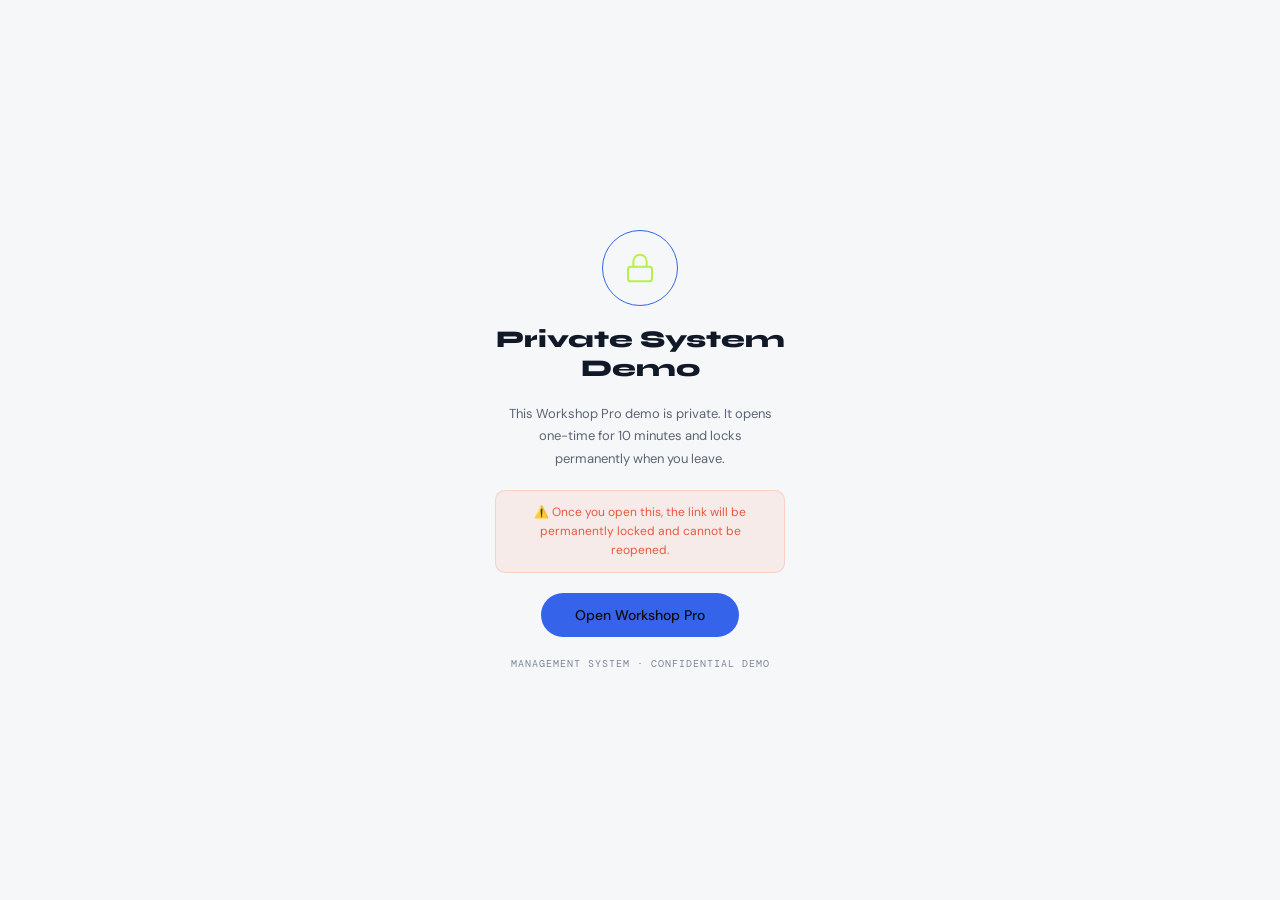
<file: mvp-workshop-garage.html>
<!DOCTYPE html>
<html lang="en">
<head>
<meta charset="UTF-8">
<meta name="viewport" content="width=device-width, initial-scale=1.0, maximum-scale=1.0">
  <link rel="canonical" href="https://saratechsystems.com/mvp-workshop-garage.html" />

<title>Workshop Pro</title>
<link href="https://fonts.googleapis.com/css2?family=Syne:wght@600;700;800&family=DM+Sans:wght@300;400;500&family=DM+Mono:wght@400;500&display=swap" rel="stylesheet">
<style>
:root {
  --bg: #0C0C0A;
  --s1: #131311;
  --s2: #1A1A17;
  --s3: #222220;
  --border: rgba(255,255,255,0.07);
  --border2: rgba(255,255,255,0.12);
  --accent: #B8F04A;
  --accent2: #FF6B35;
  --accent3: #7C6FFF;
  --text: #F0EDE8;
  --muted: #888880;
  --muted2: #444440;
  --green: #B8F04A;
  --red: #FF6B35;
  --blue: #7C6FFF;
  --yellow: #FFD166;
}
*{box-sizing:border-box;margin:0;padding:0;}
body{background:var(--bg);color:var(--text);font-family:'DM Sans',sans-serif;font-size:14px;height:100vh;display:flex;overflow:hidden;}

/* ONE-TIME VIEW GATE */
#otv-gate{position:fixed;inset:0;background:var(--bg);z-index:9999;display:flex;align-items:center;justify-content:center;flex-direction:column;gap:20px;padding:32px;text-align:center;}
#otv-expired{position:fixed;inset:0;background:var(--bg);z-index:9999;display:none;align-items:center;justify-content:center;flex-direction:column;gap:20px;padding:32px;text-align:center;}
.otv-ring{width:76px;height:76px;border-radius:50%;border:1.5px solid var(--accent);display:flex;align-items:center;justify-content:center;animation:otv-pulse 2s ease-in-out infinite;}
.otv-ring.red{border-color:var(--accent2);animation:none;}
@keyframes otv-pulse{0%,100%{box-shadow:0 0 0 0 rgba(184,240,74,0.3);}50%{box-shadow:0 0 0 14px rgba(184,240,74,0);}}
.otv-ring svg{width:32px;height:32px;}
.otv-h{font-family:'Syne',sans-serif;font-size:24px;font-weight:800;max-width:300px;line-height:1.2;}
.otv-p{color:var(--muted);font-size:13px;max-width:280px;line-height:1.7;}
.otv-warn{background:rgba(255,107,53,0.08);border:1px solid rgba(255,107,53,0.2);border-radius:10px;padding:12px 18px;font-size:12px;color:var(--accent2);max-width:290px;line-height:1.6;}
.otv-btn{background:var(--accent);color:#0C0C0A;border:none;border-radius:100px;padding:13px 34px;font-size:14px;font-weight:500;font-family:'DM Sans',sans-serif;cursor:pointer;transition:transform 0.15s,opacity 0.15s;}
.otv-btn:hover{transform:scale(1.03);}
.otv-btn:active{transform:scale(0.97);}
.otv-bar{width:260px;height:3px;background:rgba(255,255,255,0.07);border-radius:2px;overflow:hidden;display:none;}
.otv-fill{height:100%;width:100%;background:var(--accent);border-radius:2px;transition:width 1.6s linear;}
.otv-meta{font-family:'DM Mono',monospace;font-size:10px;color:var(--muted2);letter-spacing:1px;}
.otv-timer{font-family:'DM Mono',monospace;font-size:12px;color:var(--accent2);margin-top:-8px;}
#app-wrap{display:none;width:100%;height:100%;}

/* SIDEBAR */
.sidebar{width:220px;min-width:220px;background:var(--s1);border-right:1px solid var(--border);display:flex;flex-direction:column;height:100vh;overflow-y:auto;}
.logo{padding:20px 18px 16px;border-bottom:1px solid var(--border);}
.logo-text{font-family:'Syne',sans-serif;font-size:18px;font-weight:800;color:var(--accent);letter-spacing:-0.5px;}
.logo-sub{font-size:10px;font-family:'DM Mono',monospace;color:var(--muted2);letter-spacing:1px;margin-top:2px;}
.nav-section{padding:14px 12px 6px;}
.nav-label{font-family:'DM Mono',monospace;font-size:9px;letter-spacing:2px;color:var(--muted2);padding:0 6px;margin-bottom:6px;}
.nav-item{display:flex;align-items:center;gap:10px;padding:9px 10px;border-radius:8px;cursor:pointer;font-size:13px;color:var(--muted);transition:all 0.15s;margin-bottom:2px;border:1px solid transparent;}
.nav-item:hover{background:var(--s2);color:var(--text);}
.nav-item.active{background:rgba(184,240,74,0.08);color:var(--accent);border-color:rgba(184,240,74,0.15);}
.nav-icon{width:16px;height:16px;flex-shrink:0;opacity:0.7;}
.nav-item.active .nav-icon{opacity:1;}
.sidebar-footer{margin-top:auto;padding:14px 12px;border-top:1px solid var(--border);}
.user-pill{display:flex;align-items:center;gap:10px;padding:10px;background:var(--s2);border-radius:10px;border:1px solid var(--border);}
.avatar{width:30px;height:30px;border-radius:8px;background:rgba(184,240,74,0.15);border:1px solid rgba(184,240,74,0.25);display:flex;align-items:center;justify-content:center;font-size:12px;font-weight:500;color:var(--accent);}
.user-name{font-size:12px;font-weight:500;}
.user-role{font-size:10px;color:var(--muted);font-family:'DM Mono',monospace;}

/* MAIN */
.main{flex:1;display:flex;flex-direction:column;overflow:hidden;}
.topbar{background:var(--s1);border-bottom:1px solid var(--border);padding:12px 24px;display:flex;align-items:center;justify-content:space-between;flex-shrink:0;}
.topbar-title{font-family:'Syne',sans-serif;font-size:16px;font-weight:700;}
.topbar-right{display:flex;align-items:center;gap:10px;}
.btn{display:inline-flex;align-items:center;gap:7px;padding:8px 16px;border-radius:8px;border:none;cursor:pointer;font-size:13px;font-family:'DM Sans',sans-serif;font-weight:500;transition:all 0.15s;}
.btn-primary{background:var(--accent);color:#0C0C0A;}
.btn-primary:hover{opacity:0.9;}
.btn-ghost{background:var(--s2);color:var(--muted);border:1px solid var(--border);}
.btn-ghost:hover{color:var(--text);border-color:var(--border2);}
.btn-danger{background:rgba(255,107,53,0.1);color:var(--red);border:1px solid rgba(255,107,53,0.2);}
.btn-sm{padding:5px 10px;font-size:11px;}
.page{flex:1;overflow-y:auto;padding:24px;}
.page-section{display:none;}
.page-section.active{display:block;}

/* CARDS */
.card{background:var(--s1);border:1px solid var(--border);border-radius:12px;padding:20px;margin-bottom:16px;}
.card-title{font-family:'Syne',sans-serif;font-size:14px;font-weight:700;margin-bottom:14px;display:flex;align-items:center;gap:8px;}

/* STAT CARDS */
.stats-grid{display:grid;grid-template-columns:repeat(4,1fr);gap:12px;margin-bottom:20px;}
.stat-card{background:var(--s1);border:1px solid var(--border);border-radius:12px;padding:18px;}
.stat-value{font-family:'DM Mono',monospace;font-size:22px;font-weight:500;margin-bottom:4px;}
.stat-label{font-size:11px;color:var(--muted);}
.stat-change{font-size:11px;font-family:'DM Mono',monospace;margin-top:6px;}
.up{color:var(--green);}
.down{color:var(--red);}

/* TABLE */
.table-wrap{background:var(--s1);border:1px solid var(--border);border-radius:12px;overflow:hidden;margin-bottom:16px;}
table{width:100%;border-collapse:collapse;}
thead th{text-align:left;padding:10px 16px;font-family:'DM Mono',monospace;font-size:10px;letter-spacing:1px;color:var(--muted2);border-bottom:1px solid var(--border);font-weight:400;background:var(--s2);}
tbody td{padding:11px 16px;border-bottom:1px solid var(--border);font-size:13px;vertical-align:middle;}
tbody tr:last-child td{border-bottom:none;}
tbody tr:hover td{background:rgba(255,255,255,0.015);}
.badge{display:inline-flex;align-items:center;padding:3px 8px;border-radius:100px;font-size:10px;font-family:'DM Mono',monospace;font-weight:500;}
.badge-green{background:rgba(184,240,74,0.1);color:var(--green);border:1px solid rgba(184,240,74,0.2);}
.badge-orange{background:rgba(255,107,53,0.1);color:var(--red);border:1px solid rgba(255,107,53,0.2);}
.badge-blue{background:rgba(124,111,255,0.1);color:var(--blue);border:1px solid rgba(124,111,255,0.2);}
.badge-yellow{background:rgba(255,209,102,0.1);color:var(--yellow);border:1px solid rgba(255,209,102,0.2);}

/* FORM */
.form-grid{display:grid;grid-template-columns:1fr 1fr;gap:14px;margin-bottom:16px;}
.form-grid-3{display:grid;grid-template-columns:1fr 1fr 1fr;gap:14px;margin-bottom:16px;}
.field{display:flex;flex-direction:column;gap:6px;}
.field label{font-size:11px;color:var(--muted);font-family:'DM Mono',monospace;letter-spacing:0.5px;}
.field input,.field select,.field textarea{background:var(--s2);border:1px solid var(--border);border-radius:8px;padding:9px 12px;color:var(--text);font-family:'DM Sans',sans-serif;font-size:13px;outline:none;transition:border-color 0.15s;}
.field input:focus,.field select:focus,.field textarea:focus{border-color:rgba(184,240,74,0.3);}
.field select option{background:var(--s2);}
.field textarea{resize:vertical;min-height:70px;}

/* MODAL */
.modal-overlay{display:none;position:fixed;inset:0;background:rgba(0,0,0,0.7);z-index:100;align-items:center;justify-content:center;padding:20px;}
.modal-overlay.open{display:flex;}
.modal{background:var(--s1);border:1px solid var(--border2);border-radius:16px;padding:24px;width:100%;max-width:560px;max-height:90vh;overflow-y:auto;}
.modal-title{font-family:'Syne',sans-serif;font-size:16px;font-weight:700;margin-bottom:20px;display:flex;justify-content:space-between;align-items:center;}
.modal-close{background:var(--s2);border:1px solid var(--border);border-radius:6px;padding:4px 8px;cursor:pointer;color:var(--muted);font-size:12px;}

/* GRID LAYOUTS */
.grid-2{display:grid;grid-template-columns:1fr 1fr;gap:14px;}
.grid-3{display:grid;grid-template-columns:1fr 1fr 1fr;gap:14px;}

/* PL ROW */
.pl-row{display:flex;justify-content:space-between;padding:10px 0;border-bottom:1px solid var(--border);font-size:13px;}
.pl-row:last-child{border-bottom:none;}
.pl-row.total{font-weight:500;font-size:14px;}
.pl-label{color:var(--muted);}
.pl-val{font-family:'DM Mono',monospace;}

/* TOAST */
.toast{position:fixed;bottom:24px;right:24px;background:var(--s2);border:1px solid var(--border2);border-radius:10px;padding:12px 18px;font-size:13px;z-index:999;transform:translateY(80px);opacity:0;transition:all 0.3s;max-width:280px;}
.toast.show{transform:translateY(0);opacity:1;}
.toast.success{border-color:rgba(184,240,74,0.3);color:var(--green);}
.toast.error{border-color:rgba(255,107,53,0.3);color:var(--red);}

/* ITEMS LINE (job card) */
.line-items{border:1px solid var(--border);border-radius:10px;overflow:hidden;margin-bottom:14px;}
.line-item-row{display:grid;grid-template-columns:2fr 1fr 1fr 80px 36px;gap:8px;padding:10px 12px;border-bottom:1px solid var(--border);align-items:center;}
.line-item-row:last-child{border-bottom:none;}
.line-item-header{background:var(--s2);font-family:'DM Mono',monospace;font-size:10px;color:var(--muted2);letter-spacing:1px;}
.remove-btn{background:none;border:none;color:var(--muted2);cursor:pointer;font-size:16px;line-height:1;padding:2px 6px;border-radius:4px;}
.remove-btn:hover{color:var(--red);background:rgba(255,107,53,0.1);}

/* VEHICLE CARDS */
.vehicle-grid{display:grid;grid-template-columns:1fr 1fr;gap:14px;margin-bottom:16px;}
.vehicle-card{background:var(--s1);border:1px solid var(--border);border-radius:12px;padding:18px;}
.vehicle-header{display:flex;align-items:center;gap:10px;margin-bottom:14px;}
.vehicle-icon{font-size:22px;}
.vehicle-name{font-family:'Syne',sans-serif;font-size:14px;font-weight:700;}
.vehicle-stat{display:flex;justify-content:space-between;font-size:12px;padding:6px 0;border-bottom:1px solid var(--border);}
.vehicle-stat:last-child{border-bottom:none;}
.vehicle-stat-label{color:var(--muted);}
.vehicle-stat-val{font-family:'DM Mono',monospace;}

/* STOCK BAR */
.stock-bar{height:4px;background:var(--s3);border-radius:2px;margin-top:6px;overflow:hidden;}
.stock-fill{height:100%;border-radius:2px;transition:width 0.3s;}

/* SEARCH BAR */
.search-bar{background:var(--s2);border:1px solid var(--border);border-radius:8px;padding:8px 14px;display:flex;align-items:center;gap:10px;margin-bottom:16px;}
.search-bar input{background:none;border:none;outline:none;color:var(--text);font-size:13px;flex:1;font-family:'DM Sans',sans-serif;}
.search-icon{color:var(--muted);font-size:14px;}

/* RESPONSIVE */
@media(max-width:768px){
  .sidebar{width:60px;min-width:60px;}
  .logo-text,.logo-sub,.nav-label,.nav-item span,.user-name,.user-role{display:none;}
  .nav-item{justify-content:center;padding:10px;}
  .stats-grid{grid-template-columns:1fr 1fr;}
  .form-grid,.form-grid-3{grid-template-columns:1fr;}
  .grid-2,.grid-3,.vehicle-grid{grid-template-columns:1fr;}
}
</style>
</head>
<body>

<!-- ONE-TIME VIEW GATE -->
<div id="otv-gate">
  <div class="otv-ring">
    <svg viewBox="0 0 24 24" fill="none" stroke="#B8F04A" stroke-width="1.5" stroke-linecap="round" stroke-linejoin="round">
      <rect x="3" y="11" width="18" height="11" rx="2"/><path d="M7 11V7a5 5 0 0 1 10 0v4"/>
    </svg>
  </div>
  <div class="otv-h">Private System Demo</div>
  <p class="otv-p">This Workshop Pro demo has been shared with you privately. It can only be opened once — take screenshots if needed.</p>
  <div class="otv-warn">⚠️ Once you open this, the link will be permanently locked and cannot be reopened.</div>
  <div class="otv-bar" id="otv-bar"><div class="otv-fill" id="otv-fill"></div></div>
  <button class="otv-btn" id="otv-open-btn" onclick="otvOpen()">Open Workshop Pro</button>
  <div class="otv-meta">WORKSHOP PRO · CONFIDENTIAL DEMO</div>
</div>

<!-- EXPIRED SCREEN -->
<div id="otv-expired">
  <div class="otv-ring red">
    <svg viewBox="0 0 24 24" fill="none" stroke="#FF6B35" stroke-width="1.5" stroke-linecap="round" stroke-linejoin="round">
      <circle cx="12" cy="12" r="10"/><line x1="15" y1="9" x2="9" y2="15"/><line x1="9" y1="9" x2="15" y2="15"/>
    </svg>
  </div>
  <div class="otv-h" style="color:var(--accent2)">Demo Expired</div>
  <p class="otv-p">This demo link has already been viewed and is no longer available. Contact the sender for a new link.</p>
  <div class="otv-meta">WORKSHOP PRO · ONE-TIME VIEW</div>
</div>

<!-- APP WRAPPER -->
<div id="app-wrap">

<!-- SIDEBAR -->
<nav class="sidebar">
  <div class="logo">
    <div class="logo-text">Workshop Pro</div>
    <div class="logo-sub">MANAGEMENT SYSTEM</div>
  </div>

  <div class="nav-section">
    <div class="nav-label">Operations</div>
    <div class="nav-item active" onclick="goto('dashboard')">
      <svg class="nav-icon" viewBox="0 0 24 24" fill="none" stroke="currentColor" stroke-width="1.5"><rect x="3" y="3" width="7" height="7" rx="1"/><rect x="14" y="3" width="7" height="7" rx="1"/><rect x="3" y="14" width="7" height="7" rx="1"/><rect x="14" y="14" width="7" height="7" rx="1"/></svg>
      <span>Dashboard</span>
    </div>
    <div class="nav-item" onclick="goto('service-mgmt')">
      <svg class="nav-icon" viewBox="0 0 24 24" fill="none" stroke="currentColor" stroke-width="1.5"><path d="M14 2H6a2 2 0 0 0-2 2v16a2 2 0 0 0 2 2h12a2 2 0 0 0 2-2V8z"/><polyline points="14 2 14 8 20 8"/></svg>
      <span>Service Mgmt</span>
    </div>
    <div class="nav-item" onclick="goto('pending-jobs')">
      <svg class="nav-icon" viewBox="0 0 24 24" fill="none" stroke="currentColor" stroke-width="1.5"><circle cx="12" cy="12" r="10"/><polyline points="12 6 12 12 16 14"/></svg>
      <span>Pending Jobs</span>
    </div>
    <div class="nav-item" onclick="goto('cashiering')">
      <svg class="nav-icon" viewBox="0 0 24 24" fill="none" stroke="currentColor" stroke-width="1.5"><line x1="12" y1="1" x2="12" y2="23"/><path d="M17 5H9.5a3.5 3.5 0 0 0 0 7h5a3.5 3.5 0 0 1 0 7H6"/></svg>
      <span>Cashiering</span>
    </div>
    <div class="nav-item" onclick="goto('direct-sales')">
      <svg class="nav-icon" viewBox="0 0 24 24" fill="none" stroke="currentColor" stroke-width="1.5"><path d="M6 2L3 6v14a2 2 0 0 0 2 2h14a2 2 0 0 0 2-2V6l-3-4z"/><line x1="3" y1="6" x2="21" y2="6"/></svg>
      <span>Direct Sales</span>
    </div>
    <div class="nav-item" onclick="goto('quotations')">
      <svg class="nav-icon" viewBox="0 0 24 24" fill="none" stroke="currentColor" stroke-width="1.5"><path d="M21 15a2 2 0 0 1-2 2H7l-4 4V5a2 2 0 0 1 2-2h14a2 2 0 0 1 2 2z"/></svg>
      <span>Quotations</span>
    </div>
  </div>

  <div class="nav-section">
    <div class="nav-label">Management</div>
    <div class="nav-item" onclick="goto('stock')">
      <svg class="nav-icon" viewBox="0 0 24 24" fill="none" stroke="currentColor" stroke-width="1.5"><path d="M21 16V8a2 2 0 0 0-1-1.73l-7-4a2 2 0 0 0-2 0l-7 4A2 2 0 0 0 3 8v8a2 2 0 0 0 1 1.73l7 4a2 2 0 0 0 2 0l7-4A2 2 0 0 0 21 16z"/></svg>
      <span>Stock Control</span>
    </div>
    <div class="nav-item" onclick="goto('imports')">
      <svg class="nav-icon" viewBox="0 0 24 24" fill="none" stroke="currentColor" stroke-width="1.5"><path d="M21 10c0 7-9 13-9 13s-9-6-9-13a9 9 0 0 1 18 0z"/><circle cx="12" cy="10" r="3"/></svg>
      <span>Oil Imports</span>
    </div>
    <div class="nav-item" onclick="goto('vehicles')">
      <svg class="nav-icon" viewBox="0 0 24 24" fill="none" stroke="currentColor" stroke-width="1.5"><rect x="1" y="3" width="15" height="13" rx="2"/><path d="M16 8h4l3 5v3h-7V8z"/><circle cx="5.5" cy="18.5" r="2.5"/><circle cx="18.5" cy="18.5" r="2.5"/></svg>
      <span>Vehicles</span>
    </div>
    <div class="nav-item" onclick="goto('customers')">
      <svg class="nav-icon" viewBox="0 0 24 24" fill="none" stroke="currentColor" stroke-width="1.5"><path d="M17 21v-2a4 4 0 0 0-4-4H5a4 4 0 0 0-4 4v2"/><circle cx="9" cy="7" r="4"/><path d="M23 21v-2a4 4 0 0 0-3-3.87"/><path d="M16 3.13a4 4 0 0 1 0 7.75"/></svg>
      <span>Customers</span>
    </div>
    <div class="nav-item" onclick="goto('accounts')">
      <svg class="nav-icon" viewBox="0 0 24 24" fill="none" stroke="currentColor" stroke-width="1.5"><path d="M20 21v-2a4 4 0 0 0-4-4H8a4 4 0 0 0-4 4v2"/><circle cx="12" cy="7" r="4"/></svg>
      <span>Accounts</span>
    </div>
  </div>

  <div class="nav-section">
    <div class="nav-label">Finance</div>
    <div class="nav-item" onclick="goto('pl')">
      <svg class="nav-icon" viewBox="0 0 24 24" fill="none" stroke="currentColor" stroke-width="1.5"><line x1="18" y1="20" x2="18" y2="10"/><line x1="12" y1="20" x2="12" y2="4"/><line x1="6" y1="20" x2="6" y2="14"/></svg>
      <span>Profit & Loss</span>
    </div>
    <div class="nav-item" onclick="goto('reports')">
      <svg class="nav-icon" viewBox="0 0 24 24" fill="none" stroke="currentColor" stroke-width="1.5"><path d="M14 2H6a2 2 0 0 0-2 2v16a2 2 0 0 0 2 2h12a2 2 0 0 0 2-2V8z"/><polyline points="14 2 14 8 20 8"/><line x1="16" y1="13" x2="8" y2="13"/><line x1="16" y1="17" x2="8" y2="17"/></svg>
      <span>Reports</span>
    </div>
    <div class="nav-item" onclick="goto('search')">
      <svg class="nav-icon" viewBox="0 0 24 24" fill="none" stroke="currentColor" stroke-width="1.5"><circle cx="11" cy="11" r="8"/><line x1="21" y1="21" x2="16.65" y2="16.65"/></svg>
      <span>Search</span>
    </div>
    <div class="nav-item" onclick="goto('settings')">
      <svg class="nav-icon" viewBox="0 0 24 24" fill="none" stroke="currentColor" stroke-width="1.5"><circle cx="12" cy="12" r="3"/><path d="M19.4 15a1.65 1.65 0 0 0 .33 1.82l.06.06a2 2 0 0 1-2.83 2.83l-.06-.06a1.65 1.65 0 0 0-1.82-.33 1.65 1.65 0 0 0-1 1.51V21a2 2 0 0 1-4 0v-.09A1.65 1.65 0 0 0 9 19.4a1.65 1.65 0 0 0-1.82.33l-.06.06a2 2 0 0 1-2.83-2.83l.06-.06A1.65 1.65 0 0 0 4.68 15a1.65 1.65 0 0 0-1.51-1H3a2 2 0 0 1 0-4h.09A1.65 1.65 0 0 0 4.6 9a1.65 1.65 0 0 0-.33-1.82l-.06-.06a2 2 0 0 1 2.83-2.83l.06.06A1.65 1.65 0 0 0 9 4.68a1.65 1.65 0 0 0 1-1.51V3a2 2 0 0 1 4 0v.09a1.65 1.65 0 0 0 1 1.51 1.65 1.65 0 0 0 1.82-.33l.06-.06a2 2 0 0 1 2.83 2.83l-.06.06A1.65 1.65 0 0 0 19.4 9a1.65 1.65 0 0 0 1.51 1H21a2 2 0 0 1 0 4h-.09a1.65 1.65 0 0 0-1.51 1z"/></svg>
      <span>Settings</span>
    </div>
  </div>

  <div class="sidebar-footer">
    <div class="user-pill">
      <div class="avatar">JM</div>
      <div>
        <div class="user-name">Juma Motors</div>
        <div class="user-role">OWNER</div>
      </div>
    </div>
  </div>
</nav>

<!-- MAIN CONTENT -->
<div class="main">
  <div class="topbar">
    <div class="topbar-title" id="page-title">Dashboard</div>
    <div class="topbar-right">
      <button class="btn btn-ghost btn-sm" onclick="sendWhatsApp()">📱 Send Report</button>
      <button class="btn btn-primary btn-sm" onclick="goto('service-mgmt');openModal('job-modal')">+ New Job Card</button>
    </div>
  </div>

  <div class="page">

    <!-- ═══════════════════════════════════ DASHBOARD ═══ -->
    <div class="page-section active" id="sec-dashboard">
      <div class="stats-grid">
        <div class="stat-card">
          <div class="stat-value up">KSh 48,200</div>
          <div class="stat-label">Today's Revenue</div>
          <div class="stat-change up">↑ 12% vs yesterday</div>
        </div>
        <div class="stat-card">
          <div class="stat-value" style="color:var(--blue)">14</div>
          <div class="stat-label">Jobs Today</div>
          <div class="stat-change up">↑ 3 more than avg</div>
        </div>
        <div class="stat-card">
          <div class="stat-value" style="color:var(--yellow)">320 L</div>
          <div class="stat-label">Oil Stock Left</div>
          <div class="stat-change down">⚠ Reorder soon</div>
        </div>
        <div class="stat-card">
          <div class="stat-value up">KSh 115K</div>
          <div class="stat-label">Month Net Profit</div>
          <div class="stat-change up">↑ Profitable</div>
        </div>
      </div>

      <div class="grid-2">
        <div class="card">
          <div class="card-title">Today's Jobs</div>
          <table>
            <thead><tr><th>PLATE</th><th>SERVICE</th><th>STAFF</th><th>STATUS</th><th>AMT</th></tr></thead>
            <tbody id="dashboard-jobs">
              <tr><td>KDH 234A</td><td>Oil Change 5W-30</td><td>Ali</td><td><span class="badge badge-green">Done</span></td><td style="font-family:'DM Mono',monospace">3,500</td></tr>
              <tr><td>KBC 001K</td><td>Wheel Alignment</td><td>John</td><td><span class="badge badge-orange">Pending</span></td><td style="font-family:'DM Mono',monospace">2,000</td></tr>
              <tr><td>KBZ 554J</td><td>Oil Change 10W-40</td><td>Ali</td><td><span class="badge badge-green">Done</span></td><td style="font-family:'DM Mono',monospace">4,200</td></tr>
              <tr><td>KCG 112B</td><td>Wheel Balancing</td><td>John</td><td><span class="badge badge-blue">Cashier</span></td><td style="font-family:'DM Mono',monospace">1,500</td></tr>
              <tr><td>KDA 789M</td><td>Oil Change + Filter</td><td>Ali</td><td><span class="badge badge-green">Done</span></td><td style="font-family:'DM Mono',monospace">5,800</td></tr>
            </tbody>
          </table>
        </div>
        <div>
          <div class="card">
            <div class="card-title">Revenue Breakdown</div>
            <div class="pl-row"><span class="pl-label">Oil Sales</span><span class="pl-val up">KSh 28,400</span></div>
            <div class="pl-row"><span class="pl-label">Workshop Services</span><span class="pl-val up">KSh 12,800</span></div>
            <div class="pl-row"><span class="pl-label">Direct Sales</span><span class="pl-val up">KSh 7,000</span></div>
            <div class="pl-row total"><span>Total</span><span class="pl-val up">KSh 48,200</span></div>
          </div>
          <div class="card">
            <div class="card-title">⚠ Low Stock Alerts</div>
            <div class="pl-row"><span class="pl-label">Castrol 10W-40</span><span class="pl-val down">18 L left</span></div>
            <div class="pl-row"><span class="pl-label">Shell 5W-30</span><span class="pl-val down">24 L left</span></div>
            <div class="pl-row"><span class="pl-label">Total Quartz 20W-50</span><span class="pl-val" style="color:var(--yellow)">45 L left</span></div>
          </div>
        </div>
      </div>
    </div>

    <!-- ═══════════════════════════════════ SERVICE MANAGEMENT ═══ -->
    <div class="page-section" id="sec-service-mgmt">
      <div style="display:flex;justify-content:space-between;align-items:center;margin-bottom:16px">
        <div style="font-size:13px;color:var(--muted)">Create and manage job cards for all workshop services</div>
        <button class="btn btn-primary" onclick="openModal('job-modal')">+ New Job Card</button>
      </div>
      <div class="table-wrap">
        <table>
          <thead><tr><th>JOB #</th><th>DATE</th><th>CAR PLATE</th><th>CUSTOMER</th><th>SERVICES</th><th>AMOUNT</th><th>PAYMENT</th><th>STATUS</th><th>ACTION</th></tr></thead>
          <tbody>
            <tr><td style="font-family:'DM Mono',monospace;color:var(--accent)">#JC-0041</td><td>03 May 2026</td><td>KDH 234A</td><td>Hassan Osman</td><td>Oil Change 5W-30</td><td style="font-family:'DM Mono',monospace">3,500</td><td>M-Pesa</td><td><span class="badge badge-green">Cleared</span></td><td><button class="btn btn-ghost btn-sm" onclick="showReceipt()">🖨 Receipt</button></td></tr>
            <tr><td style="font-family:'DM Mono',monospace;color:var(--accent)">#JC-0040</td><td>03 May 2026</td><td>KBC 001K</td><td>Amina Wanjiru</td><td>Wheel Alignment</td><td style="font-family:'DM Mono',monospace">2,000</td><td>Cash</td><td><span class="badge badge-orange">Pending</span></td><td><button class="btn btn-ghost btn-sm" onclick="openModal('job-modal')">✏ Edit</button></td></tr>
            <tr><td style="font-family:'DM Mono',monospace;color:var(--accent)">#JC-0039</td><td>02 May 2026</td><td>KBZ 554J</td><td>Peter Kamau</td><td>Oil 10W-40 + Filter</td><td style="font-family:'DM Mono',monospace">5,800</td><td>Cash</td><td><span class="badge badge-green">Cleared</span></td><td><button class="btn btn-ghost btn-sm" onclick="showReceipt()">🖨 Receipt</button></td></tr>
            <tr><td style="font-family:'DM Mono',monospace;color:var(--accent)">#JC-0038</td><td>02 May 2026</td><td>KCG 112B</td><td>James Otieno</td><td>Wheel Balancing x4</td><td style="font-family:'DM Mono',monospace">1,500</td><td>M-Pesa</td><td><span class="badge badge-blue">At Cashier</span></td><td><button class="btn btn-ghost btn-sm" onclick="goto('cashiering')">💳 Collect</button></td></tr>
            <tr><td style="font-family:'DM Mono',monospace;color:var(--accent)">#JC-0037</td><td>01 May 2026</td><td>KDA 789M</td><td>Grace Njoki</td><td>Oil Change + Alignment</td><td style="font-family:'DM Mono',monospace">7,200</td><td>Cash</td><td><span class="badge badge-green">Cleared</span></td><td><button class="btn btn-danger btn-sm" onclick="revertJob()">↩ Revert</button></td></tr>
          </tbody>
        </table>
      </div>
    </div>

    <!-- ═══════════════════════════════════ PENDING JOBS ═══ -->
    <div class="page-section" id="sec-pending-jobs">
      <div style="margin-bottom:16px;font-size:13px;color:var(--muted)">Jobs in progress — update status or add services</div>
      <div class="table-wrap">
        <table>
          <thead><tr><th>JOB #</th><th>PLATE</th><th>CUSTOMER</th><th>SERVICE</th><th>STARTED</th><th>STAFF</th><th>NOTES</th><th>ACTION</th></tr></thead>
          <tbody>
            <tr><td style="font-family:'DM Mono',monospace;color:var(--accent)">#JC-0040</td><td>KBC 001K</td><td>Amina Wanjiru</td><td>Wheel Alignment</td><td>09:30 AM</td><td>John</td><td>Front wheels only</td><td><button class="btn btn-primary btn-sm" onclick="completeJob()">✓ Complete</button></td></tr>
            <tr><td style="font-family:'DM Mono',monospace;color:var(--accent)">#JC-0042</td><td>KAD 556P</td><td>David Mwangi</td><td>Oil 5W-30 + Flush</td><td>10:15 AM</td><td>Ali</td><td>Check brake fluid too</td><td><button class="btn btn-primary btn-sm" onclick="completeJob()">✓ Complete</button></td></tr>
            <tr><td style="font-family:'DM Mono',monospace;color:var(--accent)">#JC-0043</td><td>KCC 889Q</td><td>Sarah Achieng</td><td>Balancing x4</td><td>11:00 AM</td><td>John</td><td>—</td><td><button class="btn btn-primary btn-sm" onclick="completeJob()">✓ Complete</button></td></tr>
          </tbody>
        </table>
      </div>
    </div>

    <!-- ═══════════════════════════════════ CASHIERING ═══ -->
    <div class="page-section" id="sec-cashiering">
      <div style="margin-bottom:16px;font-size:13px;color:var(--muted)">Collect payment for completed jobs</div>
      <div class="table-wrap">
        <table>
          <thead><tr><th>JOB #</th><th>PLATE</th><th>CUSTOMER</th><th>SERVICES</th><th>AMOUNT</th><th>PAYMENT</th><th>ACTION</th></tr></thead>
          <tbody>
            <tr>
              <td style="font-family:'DM Mono',monospace;color:var(--accent)">#JC-0038</td><td>KCG 112B</td><td>James Otieno</td><td>Wheel Balancing x4</td>
              <td style="font-family:'DM Mono',monospace">KSh 1,500</td>
              <td>
                <select style="background:var(--s2);border:1px solid var(--border);color:var(--text);border-radius:6px;padding:4px 8px;font-size:12px;">
                  <option>Cash</option><option>M-Pesa</option><option>Credit</option>
                </select>
              </td>
              <td><button class="btn btn-primary btn-sm" onclick="collectPayment()">💳 Collect & Print</button></td>
            </tr>
          </tbody>
        </table>
      </div>
      <div class="card" style="max-width:400px">
        <div class="card-title">M-Pesa STK Push</div>
        <div class="field" style="margin-bottom:12px">
          <label>Customer Phone</label>
          <input type="tel" placeholder="0712 345 678" value="0712 345 678">
        </div>
        <div class="field" style="margin-bottom:12px">
          <label>Amount (KSh)</label>
          <input type="number" value="1500">
        </div>
        <button class="btn btn-primary" onclick="sendSTK()">Send M-Pesa Request 📲</button>
      </div>
    </div>

    <!-- ═══════════════════════════════════ DIRECT SALES ═══ -->
    <div class="page-section" id="sec-direct-sales">
      <div style="display:flex;justify-content:space-between;margin-bottom:16px">
        <div style="font-size:13px;color:var(--muted)">Sell oil or products without creating a full job card</div>
        <button class="btn btn-primary" onclick="openModal('sale-modal')">+ New Sale</button>
      </div>
      <div class="table-wrap">
        <table>
          <thead><tr><th>SALE #</th><th>DATE</th><th>ITEM</th><th>QTY</th><th>UNIT PRICE</th><th>TOTAL</th><th>CUSTOMER</th><th>PAYMENT</th></tr></thead>
          <tbody>
            <tr><td style="font-family:'DM Mono',monospace;color:var(--accent)">#DS-012</td><td>03 May</td><td>Castrol 10W-40 4L</td><td>2</td><td style="font-family:'DM Mono',monospace">2,800</td><td style="font-family:'DM Mono',monospace">5,600</td><td>Walk-in</td><td><span class="badge badge-green">M-Pesa</span></td></tr>
            <tr><td style="font-family:'DM Mono',monospace;color:var(--accent)">#DS-011</td><td>03 May</td><td>Shell Helix 5W-30 5L</td><td>1</td><td style="font-family:'DM Mono',monospace">3,200</td><td style="font-family:'DM Mono',monospace">3,200</td><td>David Mwangi</td><td><span class="badge badge-blue">Cash</span></td></tr>
            <tr><td style="font-family:'DM Mono',monospace;color:var(--accent)">#DS-010</td><td>02 May</td><td>Total Quartz 20W-50 4L</td><td>3</td><td style="font-family:'DM Mono',monospace">1,800</td><td style="font-family:'DM Mono',monospace">5,400</td><td>Grace Njoki</td><td><span class="badge badge-green">M-Pesa</span></td></tr>
          </tbody>
        </table>
      </div>
    </div>

    <!-- ═══════════════════════════════════ QUOTATIONS ═══ -->
    <div class="page-section" id="sec-quotations">
      <div style="display:flex;justify-content:space-between;margin-bottom:16px">
        <div style="font-size:13px;color:var(--muted)">Create price estimates before work begins</div>
        <button class="btn btn-primary" onclick="openModal('quote-modal')">+ New Quotation</button>
      </div>
      <div class="table-wrap">
        <table>
          <thead><tr><th>QUOTE #</th><th>DATE</th><th>CUSTOMER</th><th>PLATE</th><th>SERVICES</th><th>AMOUNT</th><th>STATUS</th><th>ACTION</th></tr></thead>
          <tbody>
            <tr><td style="font-family:'DM Mono',monospace;color:var(--accent)">#Q-008</td><td>03 May</td><td>Hassan Osman</td><td>KDH 234A</td><td>Full service package</td><td style="font-family:'DM Mono',monospace">12,500</td><td><span class="badge badge-yellow">Sent</span></td><td><button class="btn btn-primary btn-sm" onclick="convertQuote()">→ Convert to Job</button></td></tr>
            <tr><td style="font-family:'DM Mono',monospace;color:var(--accent)">#Q-007</td><td>02 May</td><td>Amina Wanjiru</td><td>KBC 001K</td><td>Alignment + Balancing</td><td style="font-family:'DM Mono',monospace">4,500</td><td><span class="badge badge-green">Accepted</span></td><td><button class="btn btn-primary btn-sm" onclick="convertQuote()">→ Convert to Job</button></td></tr>
            <tr><td style="font-family:'DM Mono',monospace;color:var(--accent)">#Q-006</td><td>01 May</td><td>James Otieno</td><td>KCG 112B</td><td>Oil change + filter</td><td style="font-family:'DM Mono',monospace">5,200</td><td><span class="badge badge-orange">Declined</span></td><td><button class="btn btn-ghost btn-sm">Archive</button></td></tr>
          </tbody>
        </table>
      </div>
    </div>

    <!-- ═══════════════════════════════════ STOCK CONTROL ═══ -->
    <div class="page-section" id="sec-stock">
      <div style="display:flex;justify-content:space-between;margin-bottom:16px">
        <div style="font-size:13px;color:var(--muted)">Live inventory — auto-deducted on each job</div>
        <div style="display:flex;gap:8px">
          <button class="btn btn-ghost" onclick="openModal('receive-modal')">+ Receive Stock</button>
          <button class="btn btn-primary" onclick="openModal('stock-modal')">+ Add Product</button>
        </div>
      </div>
      <div class="table-wrap">
        <table>
          <thead><tr><th>PRODUCT</th><th>CATEGORY</th><th>QTY ON HAND</th><th>REORDER LEVEL</th><th>COST/L</th><th>SELL/L</th><th>MARGIN</th><th>STATUS</th></tr></thead>
          <tbody>
            <tr>
              <td>Castrol 10W-40</td><td>Engine Oil</td>
              <td><div style="font-family:'DM Mono',monospace">18 L</div><div class="stock-bar"><div class="stock-fill" style="width:18%;background:var(--red)"></div></div></td>
              <td style="font-family:'DM Mono',monospace">30 L</td>
              <td style="font-family:'DM Mono',monospace">380</td><td style="font-family:'DM Mono',monospace">650</td>
              <td style="font-family:'DM Mono',monospace;color:var(--green)">+42%</td>
              <td><span class="badge badge-orange">Low Stock</span></td>
            </tr>
            <tr>
              <td>Shell Helix 5W-30</td><td>Engine Oil</td>
              <td><div style="font-family:'DM Mono',monospace">24 L</div><div class="stock-bar"><div class="stock-fill" style="width:24%;background:var(--red)"></div></div></td>
              <td style="font-family:'DM Mono',monospace">30 L</td>
              <td style="font-family:'DM Mono',monospace">420</td><td style="font-family:'DM Mono',monospace">700</td>
              <td style="font-family:'DM Mono',monospace;color:var(--green)">+40%</td>
              <td><span class="badge badge-orange">Low Stock</span></td>
            </tr>
            <tr>
              <td>Total Quartz 20W-50</td><td>Engine Oil</td>
              <td><div style="font-family:'DM Mono',monospace">120 L</div><div class="stock-bar"><div class="stock-fill" style="width:60%;background:var(--green)"></div></div></td>
              <td style="font-family:'DM Mono',monospace">40 L</td>
              <td style="font-family:'DM Mono',monospace">320</td><td style="font-family:'DM Mono',monospace">550</td>
              <td style="font-family:'DM Mono',monospace;color:var(--green)">+41%</td>
              <td><span class="badge badge-green">OK</span></td>
            </tr>
            <tr>
              <td>Mobil Super 10W-40</td><td>Engine Oil</td>
              <td><div style="font-family:'DM Mono',monospace">85 L</div><div class="stock-bar"><div class="stock-fill" style="width:70%;background:var(--green)"></div></div></td>
              <td style="font-family:'DM Mono',monospace">30 L</td>
              <td style="font-family:'DM Mono',monospace">360</td><td style="font-family:'DM Mono',monospace">620</td>
              <td style="font-family:'DM Mono',monospace;color:var(--green)">+42%</td>
              <td><span class="badge badge-green">OK</span></td>
            </tr>
            <tr>
              <td>Gear Oil 80W-90</td><td>Gear Oil</td>
              <td><div style="font-family:'DM Mono',monospace">40 L</div><div class="stock-bar"><div class="stock-fill" style="width:50%;background:var(--yellow)"></div></div></td>
              <td style="font-family:'DM Mono',monospace">20 L</td>
              <td style="font-family:'DM Mono',monospace">280</td><td style="font-family:'DM Mono',monospace">480</td>
              <td style="font-family:'DM Mono',monospace;color:var(--green)">+41%</td>
              <td><span class="badge badge-blue">Normal</span></td>
            </tr>
          </tbody>
        </table>
      </div>
    </div>

    <!-- ═══════════════════════════════════ OIL IMPORTS ═══ -->
    <div class="page-section" id="sec-imports">
      <div style="display:flex;justify-content:space-between;margin-bottom:16px">
        <div style="font-size:13px;color:var(--muted)">Track every import shipment with full landed cost</div>
        <button class="btn btn-primary" onclick="openModal('import-modal')">+ New Shipment</button>
      </div>
      <div class="table-wrap">
        <table>
          <thead><tr><th>SHIPMENT #</th><th>SUPPLIER</th><th>QTY</th><th>INVOICE USD</th><th>FREIGHT</th><th>DUTY+CLEARING</th><th>LANDED KSH/L</th><th>STATUS</th></tr></thead>
          <tbody>
            <tr>
              <td style="font-family:'DM Mono',monospace;color:var(--accent)">#IMP-007</td><td>Dubai Lubricants LLC</td>
              <td style="font-family:'DM Mono',monospace">500 L</td>
              <td style="font-family:'DM Mono',monospace">$820</td>
              <td style="font-family:'DM Mono',monospace">KSh 14,200</td>
              <td style="font-family:'DM Mono',monospace">KSh 38,400</td>
              <td style="font-family:'DM Mono',monospace;color:var(--accent)">KSh 372/L</td>
              <td><span class="badge badge-green">Received</span></td>
            </tr>
            <tr>
              <td style="font-family:'DM Mono',monospace;color:var(--accent)">#IMP-006</td><td>Gulf Oil Trading</td>
              <td style="font-family:'DM Mono',monospace">300 L</td>
              <td style="font-family:'DM Mono',monospace">$510</td>
              <td style="font-family:'DM Mono',monospace">KSh 9,800</td>
              <td style="font-family:'DM Mono',monospace">KSh 24,100</td>
              <td style="font-family:'DM Mono',monospace;color:var(--accent)">KSh 384/L</td>
              <td><span class="badge badge-yellow">In Transit</span></td>
            </tr>
            <tr>
              <td style="font-family:'DM Mono',monospace;color:var(--accent)">#IMP-005</td><td>Dubai Lubricants LLC</td>
              <td style="font-family:'DM Mono',monospace">800 L</td>
              <td style="font-family:'DM Mono',monospace">$1,280</td>
              <td style="font-family:'DM Mono',monospace">KSh 22,000</td>
              <td style="font-family:'DM Mono',monospace">KSh 58,000</td>
              <td style="font-family:'DM Mono',monospace;color:var(--accent)">KSh 368/L</td>
              <td><span class="badge badge-green">Received</span></td>
            </tr>
          </tbody>
        </table>
      </div>
      <div class="card" style="max-width:500px">
        <div class="card-title">Average Landed Cost (Last 3 Shipments)</div>
        <div class="pl-row"><span class="pl-label">Avg cost per litre</span><span class="pl-val" style="color:var(--yellow)">KSh 374/L</span></div>
        <div class="pl-row"><span class="pl-label">Avg sell price</span><span class="pl-val up">KSh 625/L</span></div>
        <div class="pl-row"><span class="pl-label">Avg gross margin</span><span class="pl-val up">+67%</span></div>
        <div class="pl-row"><span class="pl-label">Exchange rate used</span><span class="pl-val">USD 1 = KSh 130</span></div>
      </div>
    </div>

    <!-- ═══════════════════════════════════ VEHICLES ═══ -->
    <div class="page-section" id="sec-vehicles">
      <div style="margin-bottom:16px;font-size:13px;color:var(--muted)">Track expenses and profitability per vehicle</div>
      <div class="vehicle-grid">
        <div class="vehicle-card">
          <div class="vehicle-header">
            <div class="vehicle-icon">🚐</div>
            <div><div class="vehicle-name">Van — KBE 445T</div><div style="font-size:11px;color:var(--muted)">Delivery + Workshop runs</div></div>
          </div>
          <div class="vehicle-stat"><span class="vehicle-stat-label">Fuel this month</span><span class="vehicle-stat-val down">KSh 18,400</span></div>
          <div class="vehicle-stat"><span class="vehicle-stat-label">Driver salary</span><span class="vehicle-stat-val down">KSh 22,000</span></div>
          <div class="vehicle-stat"><span class="vehicle-stat-label">Insurance</span><span class="vehicle-stat-val down">KSh 4,200</span></div>
          <div class="vehicle-stat"><span class="vehicle-stat-label">Maintenance</span><span class="vehicle-stat-val down">KSh 3,600</span></div>
          <div class="vehicle-stat"><span class="vehicle-stat-label">Total cost</span><span class="vehicle-stat-val down">KSh 48,200</span></div>
          <div class="vehicle-stat"><span class="vehicle-stat-label">Revenue generated</span><span class="vehicle-stat-val up">KSh 112,000</span></div>
          <div class="vehicle-stat"><span class="vehicle-stat-label" style="font-weight:500;color:var(--text)">Net contribution</span><span class="vehicle-stat-val up" style="font-size:14px">KSh 63,800 ✓</span></div>
          <button class="btn btn-ghost btn-sm" style="margin-top:12px;width:100%" onclick="openModal('trip-modal')">+ Log Trip</button>
        </div>
        <div class="vehicle-card">
          <div class="vehicle-header">
            <div class="vehicle-icon">🚛</div>
            <div><div class="vehicle-name">Truck — KCF 112M</div><div style="font-size:11px;color:var(--muted)">Oil import deliveries</div></div>
          </div>
          <div class="vehicle-stat"><span class="vehicle-stat-label">Fuel this month</span><span class="vehicle-stat-val down">KSh 34,000</span></div>
          <div class="vehicle-stat"><span class="vehicle-stat-label">Driver salary</span><span class="vehicle-stat-val down">KSh 28,000</span></div>
          <div class="vehicle-stat"><span class="vehicle-stat-label">Insurance</span><span class="vehicle-stat-val down">KSh 7,800</span></div>
          <div class="vehicle-stat"><span class="vehicle-stat-label">Maintenance</span><span class="vehicle-stat-val down">KSh 12,400</span></div>
          <div class="vehicle-stat"><span class="vehicle-stat-label">Total cost</span><span class="vehicle-stat-val down">KSh 82,200</span></div>
          <div class="vehicle-stat"><span class="vehicle-stat-label">Revenue generated</span><span class="vehicle-stat-val up">KSh 74,000</span></div>
          <div class="vehicle-stat"><span class="vehicle-stat-label" style="font-weight:500;color:var(--text)">Net contribution</span><span class="vehicle-stat-val down" style="font-size:14px">− KSh 8,200 ⚠</span></div>
          <button class="btn btn-ghost btn-sm" style="margin-top:12px;width:100%" onclick="openModal('trip-modal')">+ Log Trip</button>
        </div>
      </div>
      <div class="card">
        <div class="card-title">Trip Log</div>
        <table>
          <thead><tr><th>DATE</th><th>VEHICLE</th><th>ROUTE</th><th>FUEL COST</th><th>OIL DELIVERED</th><th>REVENUE</th><th>PROFIT</th></tr></thead>
          <tbody>
            <tr><td>03 May</td><td>🚐 Van</td><td>Nairobi CBD → Industrial</td><td style="font-family:'DM Mono',monospace">1,200</td><td style="font-family:'DM Mono',monospace">80 L</td><td style="font-family:'DM Mono',monospace">52,000</td><td style="font-family:'DM Mono',monospace;color:var(--green)">+50,800</td></tr>
            <tr><td>02 May</td><td>🚛 Truck</td><td>Mombasa Port → Nairobi</td><td style="font-family:'DM Mono',monospace">8,400</td><td style="font-family:'DM Mono',monospace">500 L</td><td style="font-family:'DM Mono',monospace">18,600</td><td style="font-family:'DM Mono',monospace;color:var(--green)">+10,200</td></tr>
            <tr><td>01 May</td><td>🚐 Van</td><td>Westlands → Karen</td><td style="font-family:'DM Mono',monospace">800</td><td style="font-family:'DM Mono',monospace">40 L</td><td style="font-family:'DM Mono',monospace">26,000</td><td style="font-family:'DM Mono',monospace;color:var(--green)">+25,200</td></tr>
          </tbody>
        </table>
      </div>
    </div>

    <!-- ═══════════════════════════════════ CUSTOMERS ═══ -->
    <div class="page-section" id="sec-customers">
      <div style="display:flex;justify-content:space-between;margin-bottom:16px">
        <div style="font-size:13px;color:var(--muted)">Customer records with oil change reminders</div>
        <button class="btn btn-primary" onclick="openModal('customer-modal')">+ Add Customer</button>
      </div>
      <div class="search-bar"><span class="search-icon">🔍</span><input type="text" placeholder="Search by name, plate, or phone..."></div>
      <div class="table-wrap">
        <table>
          <thead><tr><th>NAME</th><th>PHONE</th><th>CAR PLATE</th><th>CAR MAKE</th><th>LAST SERVICE</th><th>NEXT REMINDER</th><th>TOTAL SPENT</th><th>ACTION</th></tr></thead>
          <tbody>
            <tr><td>Hassan Osman</td><td>0712 345 678</td><td>KDH 234A</td><td>Toyota Corolla</td><td>03 May 2026</td><td style="color:var(--yellow)">03 Aug 2026</td><td style="font-family:'DM Mono',monospace">KSh 42,800</td><td><button class="btn btn-ghost btn-sm">View Jobs</button></td></tr>
            <tr><td>Amina Wanjiru</td><td>0722 111 222</td><td>KBC 001K</td><td>Nissan Tiida</td><td>28 Apr 2026</td><td style="color:var(--green)">28 Jul 2026</td><td style="font-family:'DM Mono',monospace">KSh 18,500</td><td><button class="btn btn-ghost btn-sm">View Jobs</button></td></tr>
            <tr><td>Peter Kamau</td><td>0733 999 888</td><td>KBZ 554J</td><td>Subaru Forester</td><td>02 May 2026</td><td style="color:var(--yellow)">02 Aug 2026</td><td style="font-family:'DM Mono',monospace">KSh 31,200</td><td><button class="btn btn-ghost btn-sm">View Jobs</button></td></tr>
            <tr><td>Grace Njoki</td><td>0701 444 555</td><td>KDA 789M</td><td>Honda CRV</td><td>15 Feb 2026</td><td style="color:var(--red)">15 May 2026 ⚠</td><td style="font-family:'DM Mono',monospace">KSh 67,400</td><td><button class="btn btn-primary btn-sm" onclick="sendReminder()">📱 Send Reminder</button></td></tr>
          </tbody>
        </table>
      </div>
    </div>

    <!-- ═══════════════════════════════════ ACCOUNTS ═══ -->
    <div class="page-section" id="sec-accounts">
      <div style="display:flex;justify-content:space-between;margin-bottom:16px">
        <div style="font-size:13px;color:var(--muted)">Manage system users, roles and permissions</div>
        <button class="btn btn-primary" onclick="openModal('user-modal')">+ Add User</button>
      </div>
      <div class="table-wrap">
        <table>
          <thead><tr><th>NAME</th><th>ROLE</th><th>PHONE</th><th>ACCESS LEVEL</th><th>LAST LOGIN</th><th>STATUS</th><th>ACTION</th></tr></thead>
          <tbody>
            <tr><td>Juma Mohamed</td><td>Owner</td><td>0700 123 456</td><td>Full access</td><td>Today 08:12</td><td><span class="badge badge-green">Active</span></td><td><button class="btn btn-ghost btn-sm">Edit</button></td></tr>
            <tr><td>Ali Hassan</td><td>Technician</td><td>0711 222 333</td><td>Job cards, stock</td><td>Today 08:45</td><td><span class="badge badge-green">Active</span></td><td><button class="btn btn-ghost btn-sm">Edit</button></td></tr>
            <tr><td>John Kamau</td><td>Technician</td><td>0722 444 555</td><td>Job cards only</td><td>Today 09:00</td><td><span class="badge badge-green">Active</span></td><td><button class="btn btn-ghost btn-sm">Edit</button></td></tr>
            <tr><td>Mary Wanjiku</td><td>Cashier</td><td>0733 666 777</td><td>Cashiering, receipts</td><td>Today 08:30</td><td><span class="badge badge-green">Active</span></td><td><button class="btn btn-ghost btn-sm">Edit</button></td></tr>
          </tbody>
        </table>
      </div>
    </div>

    <!-- ═══════════════════════════════════ PROFIT & LOSS ═══ -->
    <div class="page-section" id="sec-pl">
      <div style="display:flex;align-items:center;gap:12px;margin-bottom:20px">
        <select style="background:var(--s2);border:1px solid var(--border);color:var(--text);border-radius:8px;padding:8px 12px;font-size:13px;">
          <option>May 2026</option><option>April 2026</option><option>March 2026</option>
        </select>
        <button class="btn btn-ghost">📊 Export PDF</button>
        <button class="btn btn-ghost btn-sm" onclick="sendWhatsApp()">📱 Send to WhatsApp</button>
      </div>
      <div class="grid-2">
        <div>
          <div class="card">
            <div class="card-title" style="color:var(--green)">Revenue</div>
            <div class="pl-row"><span class="pl-label">Oil sales (imported)</span><span class="pl-val up">KSh 420,000</span></div>
            <div class="pl-row"><span class="pl-label">Oil change services</span><span class="pl-val up">KSh 98,000</span></div>
            <div class="pl-row"><span class="pl-label">Wheel alignment</span><span class="pl-val up">KSh 48,000</span></div>
            <div class="pl-row"><span class="pl-label">Wheel balancing</span><span class="pl-val up">KSh 22,000</span></div>
            <div class="pl-row"><span class="pl-label">Direct sales</span><span class="pl-val up">KSh 12,000</span></div>
            <div class="pl-row total"><span>Total Revenue</span><span class="pl-val up">KSh 600,000</span></div>
          </div>
          <div class="card">
            <div class="card-title" style="color:var(--red)">Cost of Goods</div>
            <div class="pl-row"><span class="pl-label">Oil landed cost (duty, freight, clearing)</span><span class="pl-val down">− KSh 280,000</span></div>
            <div class="pl-row"><span class="pl-label">Workshop consumables</span><span class="pl-val down">− KSh 18,000</span></div>
            <div class="pl-row total"><span>Gross Profit</span><span class="pl-val up">KSh 302,000</span></div>
          </div>
        </div>
        <div>
          <div class="card">
            <div class="card-title" style="color:var(--red)">Operating Expenses</div>
            <div class="pl-row"><span class="pl-label">Van (fuel, driver, insurance, service)</span><span class="pl-val down">− KSh 48,200</span></div>
            <div class="pl-row"><span class="pl-label">Truck (fuel, driver, insurance, service)</span><span class="pl-val down">− KSh 82,200</span></div>
            <div class="pl-row"><span class="pl-label">Staff salaries</span><span class="pl-val down">− KSh 38,000</span></div>
            <div class="pl-row"><span class="pl-label">Rent & utilities</span><span class="pl-val down">− KSh 14,000</span></div>
            <div class="pl-row"><span class="pl-label">Phone, internet, misc</span><span class="pl-val down">− KSh 4,600</span></div>
            <div class="pl-row total"><span>Total Expenses</span><span class="pl-val down">− KSh 187,000</span></div>
          </div>
          <div class="card" style="border-color:rgba(184,240,74,0.2)">
            <div class="card-title">Net Result</div>
            <div class="pl-row"><span class="pl-label">Gross Profit</span><span class="pl-val up">KSh 302,000</span></div>
            <div class="pl-row"><span class="pl-label">Total Expenses</span><span class="pl-val down">− KSh 187,000</span></div>
            <div class="pl-row total" style="border-top:1px solid var(--border);padding-top:12px;margin-top:4px">
              <span style="color:var(--text)">NET PROFIT</span>
              <span class="pl-val" style="color:var(--green);font-size:20px;font-family:'DM Mono',monospace">KSh 115,000</span>
            </div>
            <div style="margin-top:12px;padding:10px;background:rgba(184,240,74,0.05);border-radius:8px;font-size:12px;color:var(--muted)">
              ✅ Profitable month. Truck is running at a loss — review delivery pricing.
            </div>
          </div>
        </div>
      </div>
    </div>

    <!-- ═══════════════════════════════════ REPORTS ═══ -->
    <div class="page-section" id="sec-reports">
      <div style="margin-bottom:20px;font-size:13px;color:var(--muted)">Generate and export business reports</div>
      <div class="grid-3" style="margin-bottom:20px">
        <div class="card" style="cursor:pointer;text-align:center" onclick="toast('Generating daily report...','success')">
          <div style="font-size:28px;margin-bottom:10px">📋</div>
          <div style="font-weight:500;margin-bottom:4px">Daily Report</div>
          <div style="font-size:12px;color:var(--muted)">Today's jobs, revenue, stock</div>
        </div>
        <div class="card" style="cursor:pointer;text-align:center" onclick="toast('Generating stock report...','success')">
          <div style="font-size:28px;margin-bottom:10px">📦</div>
          <div style="font-weight:500;margin-bottom:4px">Stock Report</div>
          <div style="font-size:12px;color:var(--muted)">Inventory movement & levels</div>
        </div>
        <div class="card" style="cursor:pointer;text-align:center" onclick="toast('Generating P&L report...','success')">
          <div style="font-size:28px;margin-bottom:10px">💰</div>
          <div style="font-weight:500;margin-bottom:4px">P&L Report</div>
          <div style="font-size:12px;color:var(--muted)">Monthly profit and loss</div>
        </div>
        <div class="card" style="cursor:pointer;text-align:center" onclick="toast('Generating vehicle report...','success')">
          <div style="font-size:28px;margin-bottom:10px">🚐</div>
          <div style="font-weight:500;margin-bottom:4px">Vehicle Report</div>
          <div style="font-size:12px;color:var(--muted)">Van & truck P&L per trip</div>
        </div>
        <div class="card" style="cursor:pointer;text-align:center" onclick="toast('Generating import report...','success')">
          <div style="font-size:28px;margin-bottom:10px">🛢</div>
          <div style="font-weight:500;margin-bottom:4px">Import Report</div>
          <div style="font-size:12px;color:var(--muted)">Landed cost & margins</div>
        </div>
        <div class="card" style="cursor:pointer;text-align:center" onclick="toast('Generating customer report...','success')">
          <div style="font-size:28px;margin-bottom:10px">👥</div>
          <div style="font-weight:500;margin-bottom:4px">Customer Report</div>
          <div style="font-size:12px;color:var(--muted)">Top customers & reminders due</div>
        </div>
      </div>
      <div class="card">
        <div class="card-title">Automated Daily WhatsApp Report Preview</div>
        <div style="background:var(--s2);border-radius:10px;padding:16px;font-family:'DM Mono',monospace;font-size:12px;line-height:1.9;color:var(--text)">
          🔧 *Workshop Pro Daily Report*<br>
          📅 Date: 03 May 2026<br>
          ─────────────────────<br>
          📋 Jobs completed: *14*<br>
          💰 Total revenue: *KSh 48,200*<br>
          🛢 Oil services: *KSh 28,400*<br>
          🔩 Alignment/Balance: *KSh 12,800*<br>
          🏪 Direct sales: *KSh 7,000*<br>
          ─────────────────────<br>
          📦 Stock alert: Castrol 10W-40 low (18L)<br>
          📦 Stock alert: Shell 5W-30 low (24L)<br>
          ─────────────────────<br>
          ✅ Good day. Above average revenue.
        </div>
        <button class="btn btn-primary" style="margin-top:14px" onclick="sendWhatsApp()">📱 Send Now to Owner</button>
      </div>
    </div>

    <!-- ═══════════════════════════════════ SEARCH ═══ -->
    <div class="page-section" id="sec-search">
      <div class="search-bar" style="margin-bottom:20px">
        <span class="search-icon">🔍</span>
        <input type="text" placeholder="Search job cards, plates, customers, receipts..." id="main-search" oninput="doSearch(this.value)">
      </div>
      <div id="search-results">
        <div style="text-align:center;color:var(--muted);padding:40px;font-size:13px">Type to search across all records</div>
      </div>
    </div>

    <!-- ═══════════════════════════════════ SETTINGS ═══ -->
    <div class="page-section" id="sec-settings">
      <div class="grid-2">
        <div class="card">
          <div class="card-title">Business Settings</div>
          <div class="field"><label>Business Name</label><input value="Juma Motors Workshop"></div>
          <div class="field" style="margin-top:12px"><label>M-Pesa Paybill / Till</label><input value="247247"></div>
          <div class="field" style="margin-top:12px"><label>Owner WhatsApp</label><input value="+254 700 123 456"></div>
          <div class="field" style="margin-top:12px"><label>Daily Report Time</label><input type="time" value="18:00"></div>
          <button class="btn btn-primary" style="margin-top:16px" onclick="toast('Settings saved!','success')">Save Changes</button>
        </div>
        <div class="card">
          <div class="card-title">Service Settings</div>
          <div class="table-wrap">
            <table>
              <thead><tr><th>SERVICE</th><th>CATEGORY</th><th>DEFAULT PRICE</th></tr></thead>
              <tbody>
                <tr><td>Oil Change 5W-30</td><td>Oil</td><td style="font-family:'DM Mono',monospace">3,500</td></tr>
                <tr><td>Oil Change 10W-40</td><td>Oil</td><td style="font-family:'DM Mono',monospace">4,200</td></tr>
                <tr><td>Oil Change 20W-50</td><td>Oil</td><td style="font-family:'DM Mono',monospace">2,800</td></tr>
                <tr><td>Wheel Alignment</td><td>Alignment</td><td style="font-family:'DM Mono',monospace">2,000</td></tr>
                <tr><td>Wheel Balancing x4</td><td>Balancing</td><td style="font-family:'DM Mono',monospace">1,500</td></tr>
              </tbody>
            </table>
          </div>
          <button class="btn btn-ghost" style="margin-top:12px" onclick="openModal('service-settings-modal')">+ Add Service</button>
        </div>
        <div class="card">
          <div class="card-title">Store Management</div>
          <div class="field"><label>Store Name</label><input value="Main Workshop - Nairobi"></div>
          <div class="field" style="margin-top:12px"><label>Address</label><input value="Industrial Area, Nairobi"></div>
          <div class="field" style="margin-top:12px"><label>Currency</label><select><option>KSh — Kenyan Shilling</option></select></div>
          <div class="field" style="margin-top:12px"><label>Tax Rate (%)</label><input type="number" value="16"></div>
          <button class="btn btn-primary" style="margin-top:16px" onclick="toast('Store settings saved!','success')">Save</button>
        </div>
        <div class="card">
          <div class="card-title">Subscription</div>
          <div class="pl-row"><span class="pl-label">Current plan</span><span style="color:var(--accent);font-weight:500">Standard</span></div>
          <div class="pl-row"><span class="pl-label">Price</span><span class="pl-val">KSh 3,500/mo</span></div>
          <div class="pl-row"><span class="pl-label">Next billing</span><span class="pl-val">01 June 2026</span></div>
          <div class="pl-row"><span class="pl-label">Status</span><span class="badge badge-green">Active</span></div>
          <button class="btn btn-ghost" style="margin-top:14px">Upgrade to Pro</button>
        </div>
      </div>
    </div>

  </div><!-- /page -->
</div><!-- /main -->

<!-- ═══════════════════════════════════ MODALS ═══ -->

<!-- JOB CARD MODAL -->
<div class="modal-overlay" id="job-modal">
  <div class="modal">
    <div class="modal-title">New Job Card <button class="modal-close" onclick="closeModal('job-modal')">✕ Close</button></div>
    <div class="form-grid">
      <div class="field"><label>Car Plate</label><input placeholder="e.g. KDA 123A" id="jc-plate"></div>
      <div class="field"><label>Customer Name</label><input placeholder="Customer name"></div>
      <div class="field"><label>Car Make / Model</label><input placeholder="e.g. Toyota Corolla"></div>
      <div class="field"><label>Customer Phone</label><input placeholder="0700 000 000"></div>
    </div>
    <div style="font-size:11px;color:var(--muted);font-family:'DM Mono',monospace;letter-spacing:1px;margin-bottom:8px">SERVICES</div>
    <div class="line-items" id="line-items">
      <div class="line-item-row line-item-header">
        <span>SERVICE</span><span>QTY/LITRES</span><span>UNIT PRICE</span><span>TOTAL</span><span></span>
      </div>
      <div class="line-item-row">
        <select style="background:var(--s2);border:1px solid var(--border);color:var(--text);border-radius:6px;padding:6px;font-size:12px;width:100%">
          <option>Oil Change 5W-30</option><option>Oil Change 10W-40</option><option>Oil Change 20W-50</option><option>Wheel Alignment</option><option>Wheel Balancing x4</option><option>Oil + Filter</option>
        </select>
        <input type="number" value="4" style="background:var(--s2);border:1px solid var(--border);color:var(--text);border-radius:6px;padding:6px;font-size:12px;width:100%">
        <input type="number" value="3500" style="background:var(--s2);border:1px solid var(--border);color:var(--text);border-radius:6px;padding:6px;font-size:12px;width:100%">
        <span style="font-family:'DM Mono',monospace;font-size:12px;padding:6px">14,000</span>
        <button class="remove-btn">×</button>
      </div>
    </div>
    <button class="btn btn-ghost btn-sm" style="margin-bottom:16px" onclick="addLineItem()">+ Add Service</button>
    <div class="form-grid">
      <div class="field"><label>Staff Member</label>
        <select><option>Ali Hassan</option><option>John Kamau</option><option>Mary Wanjiku</option></select>
      </div>
      <div class="field"><label>Payment Method</label>
        <select><option>Cash</option><option>M-Pesa</option><option>Credit</option></select>
      </div>
    </div>
    <div class="field" style="margin-bottom:16px"><label>Notes</label><textarea placeholder="Any additional notes..."></textarea></div>
    <div style="display:flex;gap:10px;justify-content:flex-end">
      <button class="btn btn-ghost" onclick="closeModal('job-modal')">Cancel</button>
      <button class="btn btn-primary" onclick="saveJobCard()">Save Job Card</button>
    </div>
  </div>
</div>

<!-- IMPORT MODAL -->
<div class="modal-overlay" id="import-modal">
  <div class="modal">
    <div class="modal-title">New Import Shipment <button class="modal-close" onclick="closeModal('import-modal')">✕ Close</button></div>
    <div class="form-grid">
      <div class="field"><label>Supplier Name</label><input placeholder="e.g. Dubai Lubricants LLC"></div>
      <div class="field"><label>Supplier Country</label><input placeholder="e.g. UAE"></div>
      <div class="field"><label>Invoice Number</label><input placeholder="INV-2026-001"></div>
      <div class="field"><label>Quantity Ordered (Litres)</label><input type="number" placeholder="500"></div>
      <div class="field"><label>Invoice Amount (USD)</label><input type="number" placeholder="820"></div>
      <div class="field"><label>USD Exchange Rate</label><input type="number" placeholder="130" value="130"></div>
      <div class="field"><label>Freight Cost (KSh)</label><input type="number" placeholder="14200"></div>
      <div class="field"><label>Port Charges (KSh)</label><input type="number" placeholder="8000"></div>
      <div class="field"><label>Customs Duty (KSh)</label><input type="number" placeholder="22000"></div>
      <div class="field"><label>Clearing Agent (KSh)</label><input type="number" placeholder="8400"></div>
    </div>
    <div class="field" style="margin-bottom:16px"><label>Expected Arrival Date</label><input type="date"></div>
    <div style="background:var(--s2);border-radius:8px;padding:14px;margin-bottom:16px;font-size:12px">
      <div style="color:var(--muted);margin-bottom:6px;font-family:'DM Mono',monospace;font-size:10px;letter-spacing:1px">LANDED COST CALCULATOR</div>
      <div class="pl-row"><span class="pl-label">Invoice (USD→KSh)</span><span class="pl-val">KSh 106,600</span></div>
      <div class="pl-row"><span class="pl-label">+ All other costs</span><span class="pl-val">KSh 52,400</span></div>
      <div class="pl-row"><span class="pl-label">Total landed cost</span><span class="pl-val up">KSh 159,000</span></div>
      <div class="pl-row"><span class="pl-label">Cost per litre</span><span class="pl-val" style="color:var(--yellow)">KSh 318/L</span></div>
    </div>
    <div style="display:flex;gap:10px;justify-content:flex-end">
      <button class="btn btn-ghost" onclick="closeModal('import-modal')">Cancel</button>
      <button class="btn btn-primary" onclick="toast('Shipment saved!','success');closeModal('import-modal')">Save Shipment</button>
    </div>
  </div>
</div>

<!-- SALE MODAL -->
<div class="modal-overlay" id="sale-modal">
  <div class="modal">
    <div class="modal-title">New Direct Sale <button class="modal-close" onclick="closeModal('sale-modal')">✕ Close</button></div>
    <div class="form-grid">
      <div class="field"><label>Product</label>
        <select><option>Castrol 10W-40 4L</option><option>Shell Helix 5W-30 5L</option><option>Total Quartz 20W-50 4L</option><option>Mobil Super 10W-40</option></select>
      </div>
      <div class="field"><label>Quantity</label><input type="number" value="1"></div>
      <div class="field"><label>Unit Price (KSh)</label><input type="number" value="2800"></div>
      <div class="field"><label>Customer Name</label><input placeholder="Walk-in or name"></div>
      <div class="field"><label>Phone (optional)</label><input placeholder="0700 000 000"></div>
      <div class="field"><label>Payment</label><select><option>Cash</option><option>M-Pesa</option></select></div>
    </div>
    <div style="display:flex;gap:10px;justify-content:flex-end;margin-top:8px">
      <button class="btn btn-ghost" onclick="closeModal('sale-modal')">Cancel</button>
      <button class="btn btn-primary" onclick="toast('Sale recorded!','success');closeModal('sale-modal')">Record Sale</button>
    </div>
  </div>
</div>

<!-- TRIP MODAL -->
<div class="modal-overlay" id="trip-modal">
  <div class="modal">
    <div class="modal-title">Log Vehicle Trip <button class="modal-close" onclick="closeModal('trip-modal')">✕ Close</button></div>
    <div class="form-grid">
      <div class="field"><label>Vehicle</label><select><option>🚐 Van — KBE 445T</option><option>🚛 Truck — KCF 112M</option></select></div>
      <div class="field"><label>Date</label><input type="date"></div>
      <div class="field"><label>Route / Destination</label><input placeholder="e.g. Nairobi → Mombasa"></div>
      <div class="field"><label>Driver</label><input placeholder="Driver name"></div>
      <div class="field"><label>Fuel Cost (KSh)</label><input type="number" placeholder="0"></div>
      <div class="field"><label>Oil Delivered (Litres)</label><input type="number" placeholder="0"></div>
      <div class="field"><label>Revenue from Trip (KSh)</label><input type="number" placeholder="0"></div>
      <div class="field"><label>Other Costs (KSh)</label><input type="number" placeholder="0"></div>
    </div>
    <div class="field" style="margin-bottom:16px"><label>Notes</label><textarea placeholder="Any trip notes..."></textarea></div>
    <div style="display:flex;gap:10px;justify-content:flex-end">
      <button class="btn btn-ghost" onclick="closeModal('trip-modal')">Cancel</button>
      <button class="btn btn-primary" onclick="toast('Trip logged!','success');closeModal('trip-modal')">Save Trip</button>
    </div>
  </div>
</div>

<!-- RECEIPT MODAL -->
<div class="modal-overlay" id="receipt-modal">
  <div class="modal" style="max-width:380px">
    <div class="modal-title">Receipt <button class="modal-close" onclick="closeModal('receipt-modal')">✕ Close</button></div>
    <div style="text-align:center;padding:10px 0 20px;border-bottom:1px dashed var(--border)">
      <div style="font-family:'Syne',sans-serif;font-size:18px;font-weight:800;color:var(--accent)">Workshop Pro</div>
      <div style="font-size:11px;color:var(--muted);margin-top:2px">Juma Motors · Industrial Area, Nairobi</div>
      <div style="font-family:'DM Mono',monospace;font-size:11px;color:var(--muted);margin-top:6px">Receipt #JC-0041 · 03 May 2026, 10:24 AM</div>
    </div>
    <div style="padding:16px 0;border-bottom:1px dashed var(--border)">
      <div class="pl-row"><span class="pl-label">Customer</span><span>Hassan Osman</span></div>
      <div class="pl-row"><span class="pl-label">Car Plate</span><span style="font-family:'DM Mono',monospace">KDH 234A</span></div>
      <div class="pl-row"><span class="pl-label">Car Make</span><span>Toyota Corolla</span></div>
    </div>
    <div style="padding:16px 0;border-bottom:1px dashed var(--border)">
      <div class="pl-row"><span class="pl-label">Oil Change 5W-30 (4L)</span><span class="pl-val">3,500</span></div>
    </div>
    <div style="padding:16px 0;border-bottom:1px dashed var(--border)">
      <div class="pl-row"><span class="pl-label">Subtotal</span><span class="pl-val">KSh 3,500</span></div>
      <div class="pl-row"><span class="pl-label">VAT 16%</span><span class="pl-val">KSh 560</span></div>
      <div class="pl-row total"><span>TOTAL</span><span class="pl-val up" style="font-size:18px">KSh 4,060</span></div>
    </div>
    <div style="padding:16px 0;text-align:center">
      <div style="font-size:11px;color:var(--muted)">Paid via M-Pesa · Served by Ali Hassan</div>
      <div style="font-size:11px;color:var(--muted);margin-top:4px">Thank you for your business!</div>
    </div>
    <button class="btn btn-primary" style="width:100%" onclick="toast('Receipt sent to printer','success')">🖨 Print Receipt</button>
  </div>
</div>

<!-- QUOTE MODAL -->
<div class="modal-overlay" id="quote-modal">
  <div class="modal">
    <div class="modal-title">New Quotation <button class="modal-close" onclick="closeModal('quote-modal')">✕ Close</button></div>
    <div class="form-grid">
      <div class="field"><label>Customer Name</label><input placeholder="Customer name"></div>
      <div class="field"><label>Car Plate</label><input placeholder="e.g. KDA 123A"></div>
      <div class="field"><label>Car Make</label><input placeholder="e.g. Nissan X-Trail"></div>
      <div class="field"><label>Valid Until</label><input type="date"></div>
    </div>
    <div style="font-size:11px;color:var(--muted);font-family:'DM Mono',monospace;letter-spacing:1px;margin-bottom:8px">SERVICES TO QUOTE</div>
    <div class="line-items">
      <div class="line-item-row line-item-header"><span>SERVICE</span><span>QTY</span><span>PRICE</span><span>TOTAL</span><span></span></div>
      <div class="line-item-row">
        <select style="background:var(--s2);border:1px solid var(--border);color:var(--text);border-radius:6px;padding:6px;font-size:12px;width:100%"><option>Oil Change 10W-40</option><option>Wheel Alignment</option><option>Wheel Balancing x4</option></select>
        <input type="number" value="1" style="background:var(--s2);border:1px solid var(--border);color:var(--text);border-radius:6px;padding:6px;font-size:12px;width:100%">
        <input type="number" value="4200" style="background:var(--s2);border:1px solid var(--border);color:var(--text);border-radius:6px;padding:6px;font-size:12px;width:100%">
        <span style="font-family:'DM Mono',monospace;font-size:12px;padding:6px">4,200</span>
        <button class="remove-btn">×</button>
      </div>
    </div>
    <div style="display:flex;gap:10px;justify-content:flex-end;margin-top:14px">
      <button class="btn btn-ghost" onclick="closeModal('quote-modal')">Cancel</button>
      <button class="btn btn-ghost" onclick="toast('Quotation sent via WhatsApp!','success');closeModal('quote-modal')">📱 Send via WhatsApp</button>
      <button class="btn btn-primary" onclick="toast('Quotation saved!','success');closeModal('quote-modal')">Save Quote</button>
    </div>
  </div>
</div>

<!-- TOAST -->
<div class="toast" id="toast"></div>

<script>
const titles = {
  'dashboard':'Dashboard','service-mgmt':'Service Management','pending-jobs':'Pending Jobs',
  'cashiering':'Service Cashiering','direct-sales':'Direct Sales','quotations':'Quotations',
  'stock':'Stock Control','imports':'Oil Imports','vehicles':'Vehicles P&L','customers':'Customers',
  'accounts':'Account Management','pl':'Profit & Loss','reports':'Reports','search':'Search','settings':'Settings'
};

function goto(id) {
  document.querySelectorAll('.nav-item').forEach(n => n.classList.remove('active'));
  const navMatch = Array.from(document.querySelectorAll('.nav-item')).find(n => n.getAttribute('onclick')?.includes(id));
  if(navMatch) navMatch.classList.add('active');
  document.querySelectorAll('.page-section').forEach(s => s.classList.remove('active'));
  const sec = document.getElementById('sec-'+id);
  if(sec) sec.classList.add('active');
  document.getElementById('page-title').textContent = titles[id] || id;
}

function openModal(id) { document.getElementById(id).classList.add('open'); }
function closeModal(id) { document.getElementById(id).classList.remove('open'); }

document.querySelectorAll('.modal-overlay').forEach(m => {
  m.addEventListener('click', e => { if(e.target === m) m.classList.remove('open'); });
});

function toast(msg, type='success') {
  const t = document.getElementById('toast');
  t.textContent = msg;
  t.className = 'toast show ' + type;
  setTimeout(() => { t.className = 'toast'; }, 3000);
}

function saveJobCard() {
  const plate = document.getElementById('jc-plate').value || 'KXX 000A';
  closeModal('job-modal');
  toast('Job card #JC-0044 created for ' + plate,'success');
  const tbody = document.getElementById('dashboard-jobs');
  const row = document.createElement('tr');
  row.innerHTML = `<td>${plate}</td><td>Oil Change</td><td>Ali</td><td><span class="badge badge-orange">Pending</span></td><td style="font-family:'DM Mono',monospace">3,500</td>`;
  tbody.prepend(row);
}

function addLineItem() {
  const container = document.getElementById('line-items');
  const row = document.createElement('div');
  row.className = 'line-item-row';
  row.innerHTML = `
    <select style="background:var(--s2);border:1px solid var(--border);color:var(--text);border-radius:6px;padding:6px;font-size:12px;width:100%">
      <option>Oil Change 5W-30</option><option>Oil Change 10W-40</option><option>Wheel Alignment</option><option>Wheel Balancing x4</option>
    </select>
    <input type="number" value="1" style="background:var(--s2);border:1px solid var(--border);color:var(--text);border-radius:6px;padding:6px;font-size:12px;width:100%">
    <input type="number" value="2000" style="background:var(--s2);border:1px solid var(--border);color:var(--text);border-radius:6px;padding:6px;font-size:12px;width:100%">
    <span style="font-family:'DM Mono',monospace;font-size:12px;padding:6px">2,000</span>
    <button class="remove-btn" onclick="this.closest('.line-item-row').remove()">×</button>`;
  container.appendChild(row);
}

function completeJob() { toast('Job marked complete — sent to cashier','success'); }
function collectPayment() { closeModal('cashiering'); toast('Payment collected — receipt printed','success'); showReceipt(); }
function sendSTK() { toast('M-Pesa STK Push sent to 0712 345 678 📲','success'); }
function showReceipt() { openModal('receipt-modal'); }
function revertJob() { toast('Job card reverted to pending status','success'); }
function convertQuote() { toast('Quotation converted to job card!','success'); goto('service-mgmt'); }
function sendReminder() { toast('SMS reminder sent to Grace Njoki 📱','success'); }
function sendWhatsApp() { toast('Daily report sent to owner WhatsApp ✅','success'); }

function doSearch(val) {
  const results = document.getElementById('search-results');
  if(!val.trim()) { results.innerHTML = '<div style="text-align:center;color:var(--muted);padding:40px;font-size:13px">Type to search across all records</div>'; return; }
  const data = [
    {type:'Job Card',ref:'#JC-0041',detail:'KDH 234A · Hassan Osman · Oil Change · KSh 3,500'},
    {type:'Customer',ref:'Hassan Osman',detail:'0712 345 678 · KDH 234A · Toyota Corolla'},
    {type:'Job Card',ref:'#JC-0040',detail:'KBC 001K · Amina Wanjiru · Wheel Alignment · KSh 2,000'},
    {type:'Import',ref:'#IMP-007',detail:'Dubai Lubricants · 500L · KSh 372/L landed'},
    {type:'Stock',ref:'Castrol 10W-40',detail:'18L remaining · KSh 380/L cost · LOW STOCK'},
  ];
  const matches = data.filter(d => (d.ref+d.detail+d.type).toLowerCase().includes(val.toLowerCase()));
  if(!matches.length) { results.innerHTML = '<div style="text-align:center;color:var(--muted);padding:40px;font-size:13px">No results found</div>'; return; }
  results.innerHTML = `<div class="table-wrap"><table><thead><tr><th>TYPE</th><th>REFERENCE</th><th>DETAIL</th></tr></thead><tbody>${
    matches.map(m => `<tr><td><span class="badge badge-blue">${m.type}</span></td><td style="font-family:'DM Mono',monospace;color:var(--accent)">${m.ref}</td><td style="color:var(--muted);font-size:12px">${m.detail}</td></tr>`).join('')
  }</tbody></table></div>`;
}

// Close modals on escape
document.addEventListener('keydown', e => {
  if(e.key === 'Escape') document.querySelectorAll('.modal-overlay.open').forEach(m => m.classList.remove('open'));
});

// ONE-TIME VIEW LOGIC
const OTV_KEY = 'wsp_otv_' + location.pathname.split('/').pop();
const OTV_DURATION_SECS = 600;
const DEV_BYPASS_KEY = 'essacore_dev_bypass';
const DEV_PARAM = new URLSearchParams(location.search).get('dev');
const DEV_MODE = localStorage.getItem(DEV_BYPASS_KEY) === '1' || DEV_PARAM === '1';

function otvShowExpired() {
  document.getElementById('otv-gate').style.display = 'none';
  const exp = document.getElementById('otv-expired');
  exp.style.display = 'flex';
}

function otvShowApp(expiresAt) {
  document.getElementById('otv-gate').style.display = 'none';
  document.getElementById('otv-expired').style.display = 'none';
  const app = document.getElementById('app-wrap');
  app.style.display = 'flex';
  app.style.opacity = '0';
  app.style.transition = 'opacity 0.5s ease';
  setTimeout(() => { app.style.opacity = '1'; }, 60);

  let secs = Math.max(0, Math.floor((expiresAt - Date.now()) / 1000));
  const tick = setInterval(() => {
    secs--;
    const el = document.getElementById('otv-countdown');
    if (el) {
      const m = Math.floor(secs / 60), s = secs % 60;
      el.textContent = '\u{1F512} Auto-locks in ' + m + ':' + String(s).padStart(2,'0');
    }
    if (secs <= 0) {
      clearInterval(tick);
      try { localStorage.setItem(OTV_KEY, JSON.stringify({ status: 'expired', expiredAt: Date.now() })); } catch(e) {}
      otvShowExpired();
    }
  }, 1000);

  // inject countdown into topbar
  const tb = document.querySelector('.topbar-right');
  if (tb) {
    const badge = document.createElement('span');
    badge.id = 'otv-countdown';
    badge.style.cssText = 'font-family:"DM Mono",monospace;font-size:11px;color:var(--accent2);white-space:nowrap;margin-right:4px;';
    badge.textContent = '\u{1F512} Auto-locks in 10:00';
    tb.prepend(badge);
  }
}

function otvOpen() {
  if (DEV_MODE) {
    const exp = Date.now() + (OTV_DURATION_SECS * 1000);
    otvShowApp(exp);
    return;
  }
  const btn = document.getElementById('otv-open-btn');
  const bar = document.getElementById('otv-bar');
  btn.textContent = 'Opening...';
  btn.disabled = true;
  bar.style.display = 'block';
  const fill = document.getElementById('otv-fill');
  setTimeout(() => { fill.style.width = '0%'; }, 30);
  try {
    const expiresAt = Date.now() + (OTV_DURATION_SECS * 1000);
    localStorage.setItem(OTV_KEY, JSON.stringify({ status: 'active', viewedAt: Date.now(), expiresAt: expiresAt }));
  } catch(e) {}
  setTimeout(() => {
    try {
      const data = JSON.parse(localStorage.getItem(OTV_KEY) || '{}');
      otvShowApp(data.expiresAt || (Date.now() + (OTV_DURATION_SECS * 1000)));
    } catch(e) {
      otvShowApp(Date.now() + (OTV_DURATION_SECS * 1000));
    }
  }, 1700);
}

function expireOnLeave() {
  if (DEV_MODE) return;
  try {
    const raw = localStorage.getItem(OTV_KEY);
    const data = raw ? JSON.parse(raw) : null;
    if (data && data.status === 'active') {
      localStorage.setItem(OTV_KEY, JSON.stringify({ status: 'expired', expiredAt: Date.now() }));
    }
  } catch(e) {}
}
window.addEventListener('pagehide', expireOnLeave);
window.addEventListener('beforeunload', expireOnLeave);

window.addEventListener('DOMContentLoaded', () => {
  if (DEV_PARAM === '1') {
    try { localStorage.setItem(DEV_BYPASS_KEY, '1'); } catch(e) {}
  }
  if (DEV_PARAM === '0') {
    try { localStorage.removeItem(DEV_BYPASS_KEY); } catch(e) {}
  }
  if (DEV_MODE) {
    document.getElementById('otv-gate').style.display = 'none';
    document.getElementById('otv-expired').style.display = 'none';
    const app = document.getElementById('app-wrap');
    app.style.display = 'flex';
    const tb = document.querySelector('.topbar-right');
    if (tb && !document.getElementById('otv-dev-badge')) {
      const badge = document.createElement('span');
      badge.id = 'otv-dev-badge';
      badge.style.cssText = 'font-family:"DM Mono",monospace;font-size:11px;color:var(--accent3);white-space:nowrap;margin-right:4px;';
      badge.textContent = 'DEV MODE';
      tb.prepend(badge);
    }
    return;
  }
  try {
    const raw = localStorage.getItem(OTV_KEY);
    if (raw) {
      const data = JSON.parse(raw);
      if (data.status === 'expired') { otvShowExpired(); return; }
      if (data.status === 'active') {
        if (Date.now() < (data.expiresAt || 0)) { otvShowApp(data.expiresAt); return; }
        localStorage.setItem(OTV_KEY, JSON.stringify({ status: 'expired', expiredAt: Date.now() }));
        otvShowExpired();
        return;
      }
    }
  } catch(e) {}
});
</script>
<script src="./mvp-domain-customizer.js"></script>
</div><!-- /app-wrap -->
</body>
</html>
</file>
